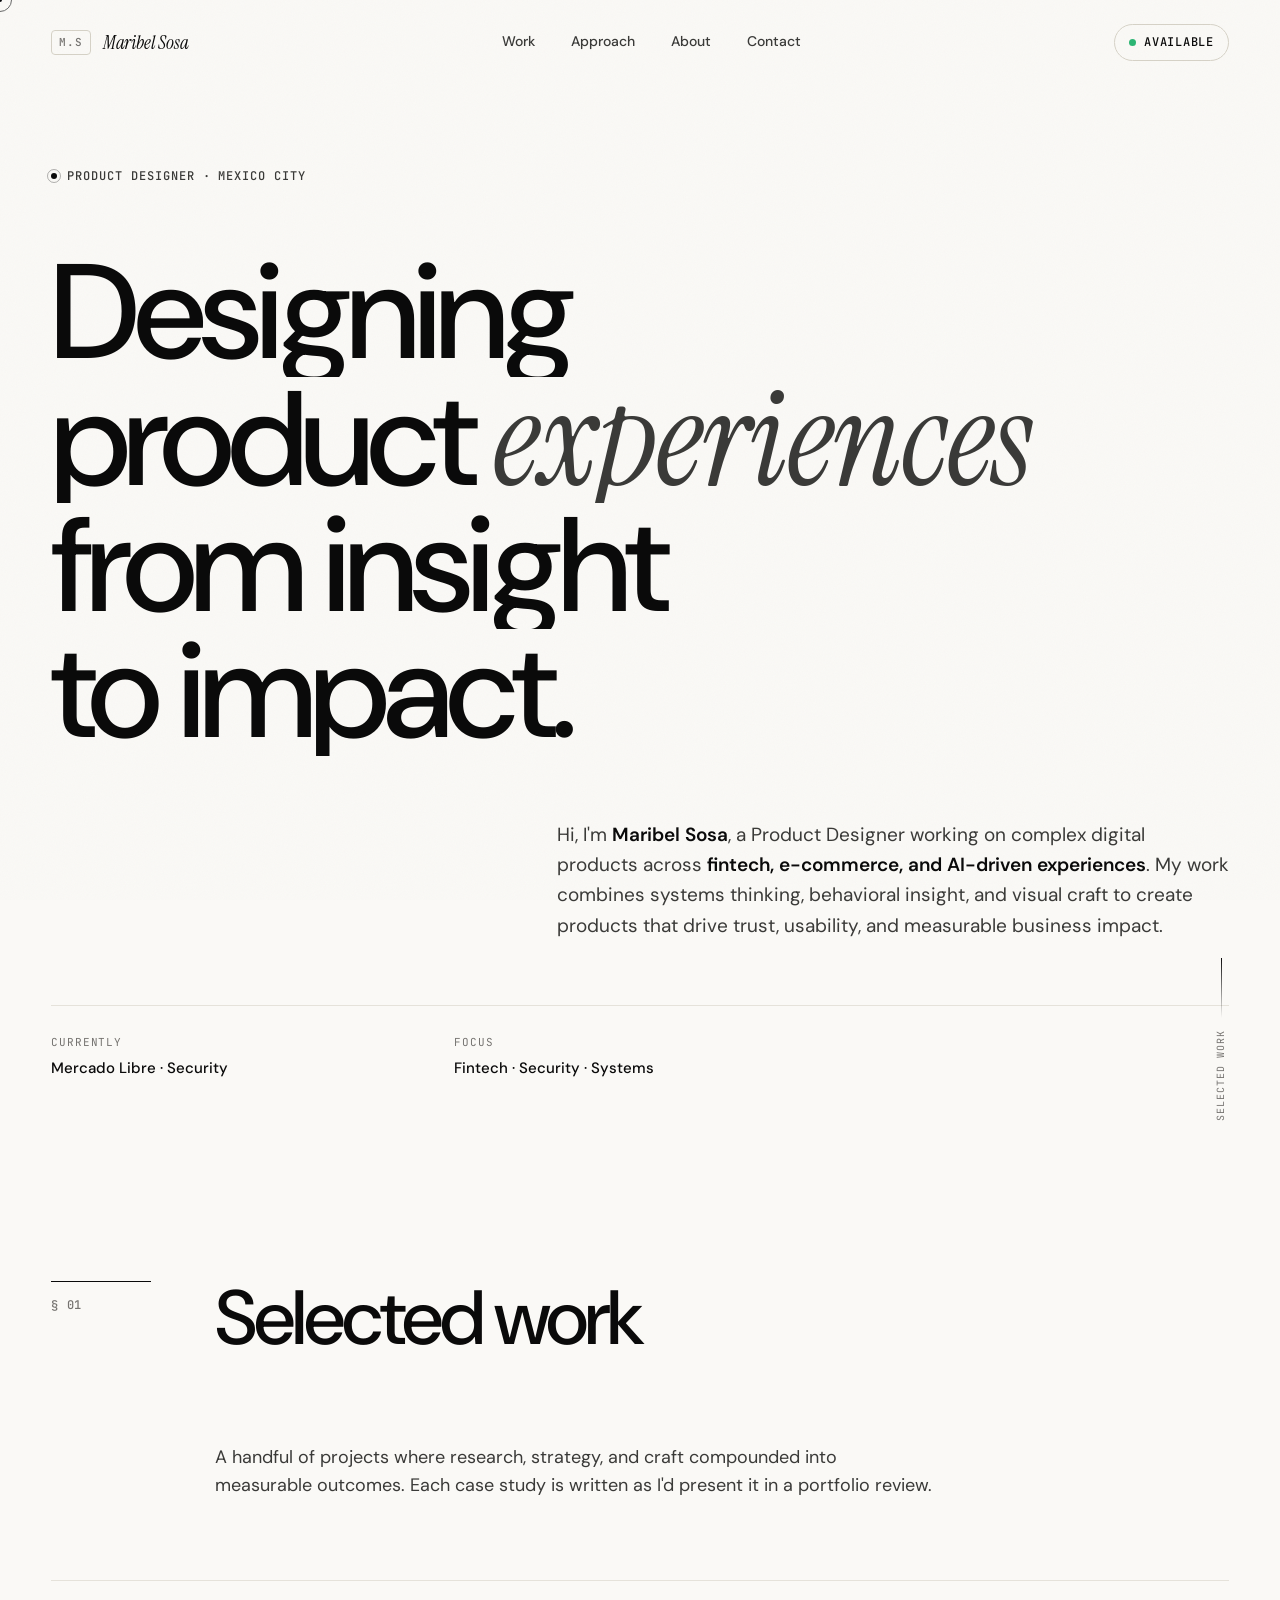
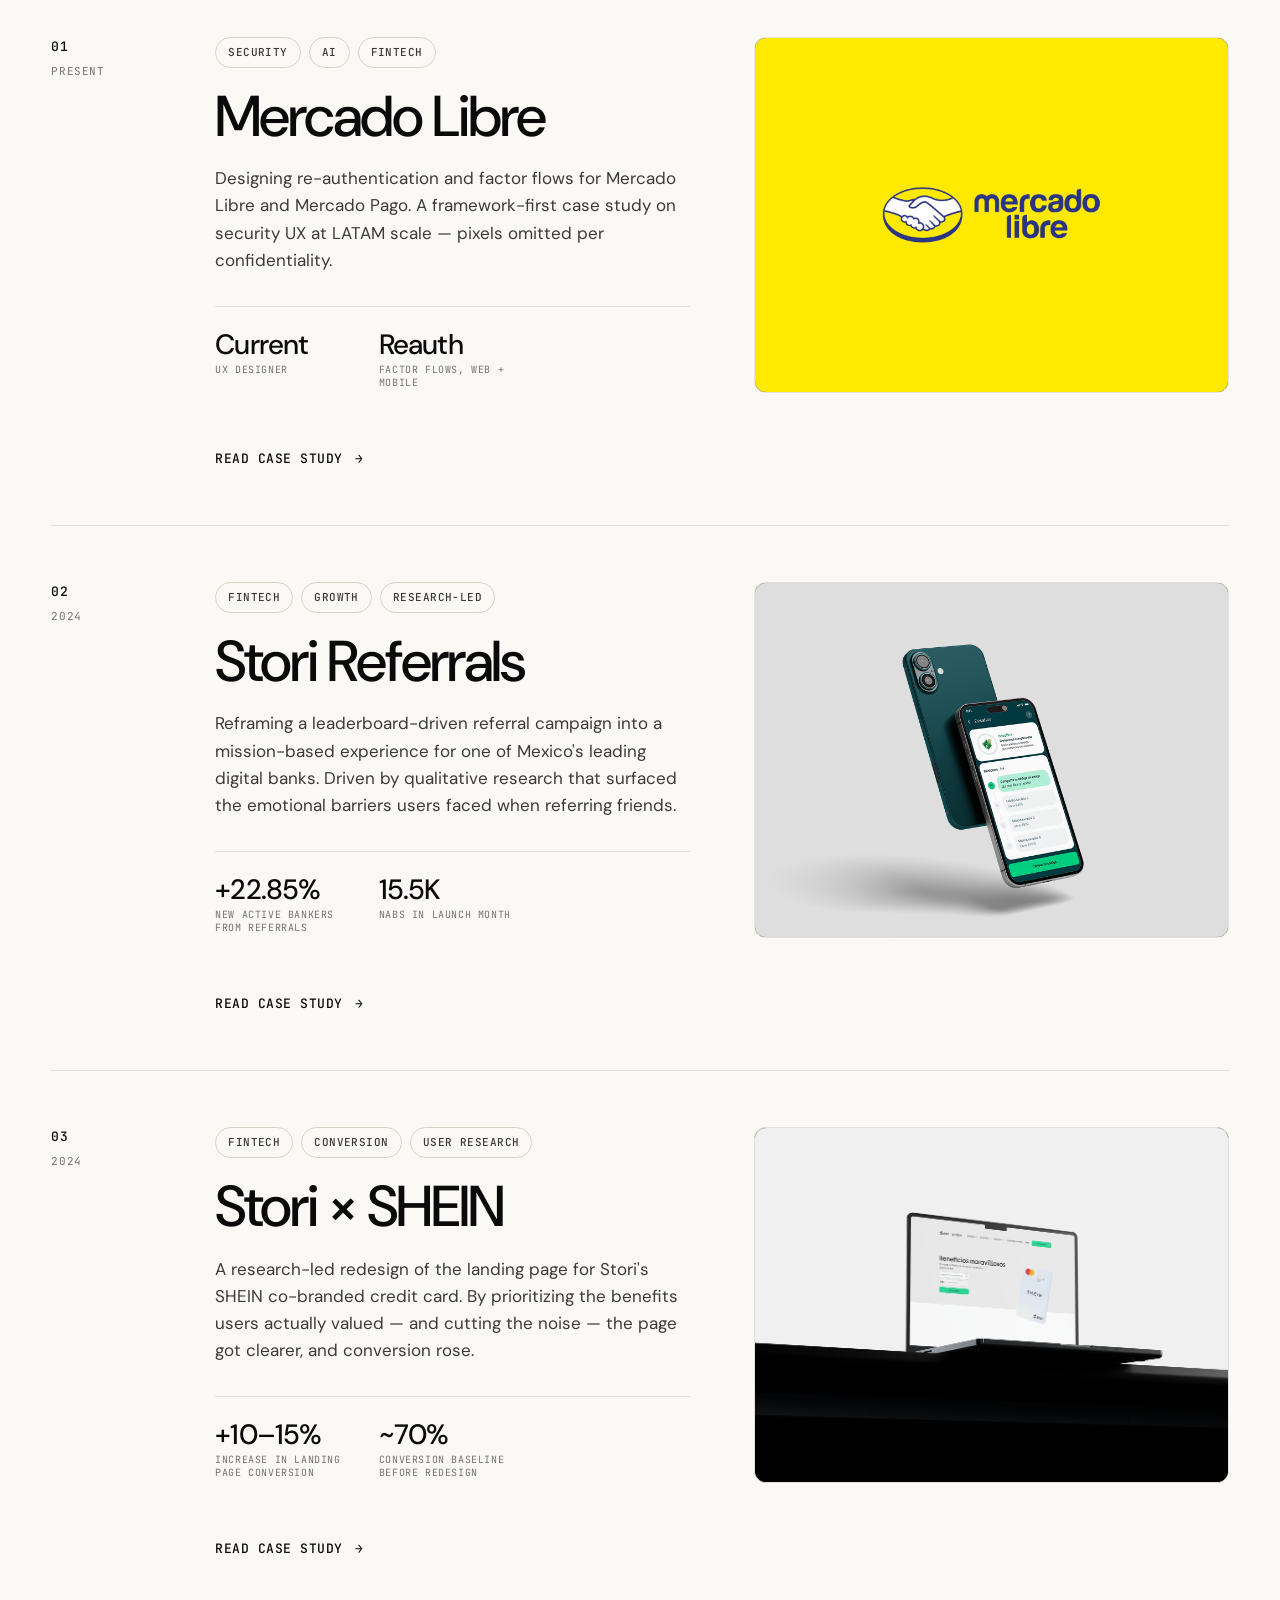
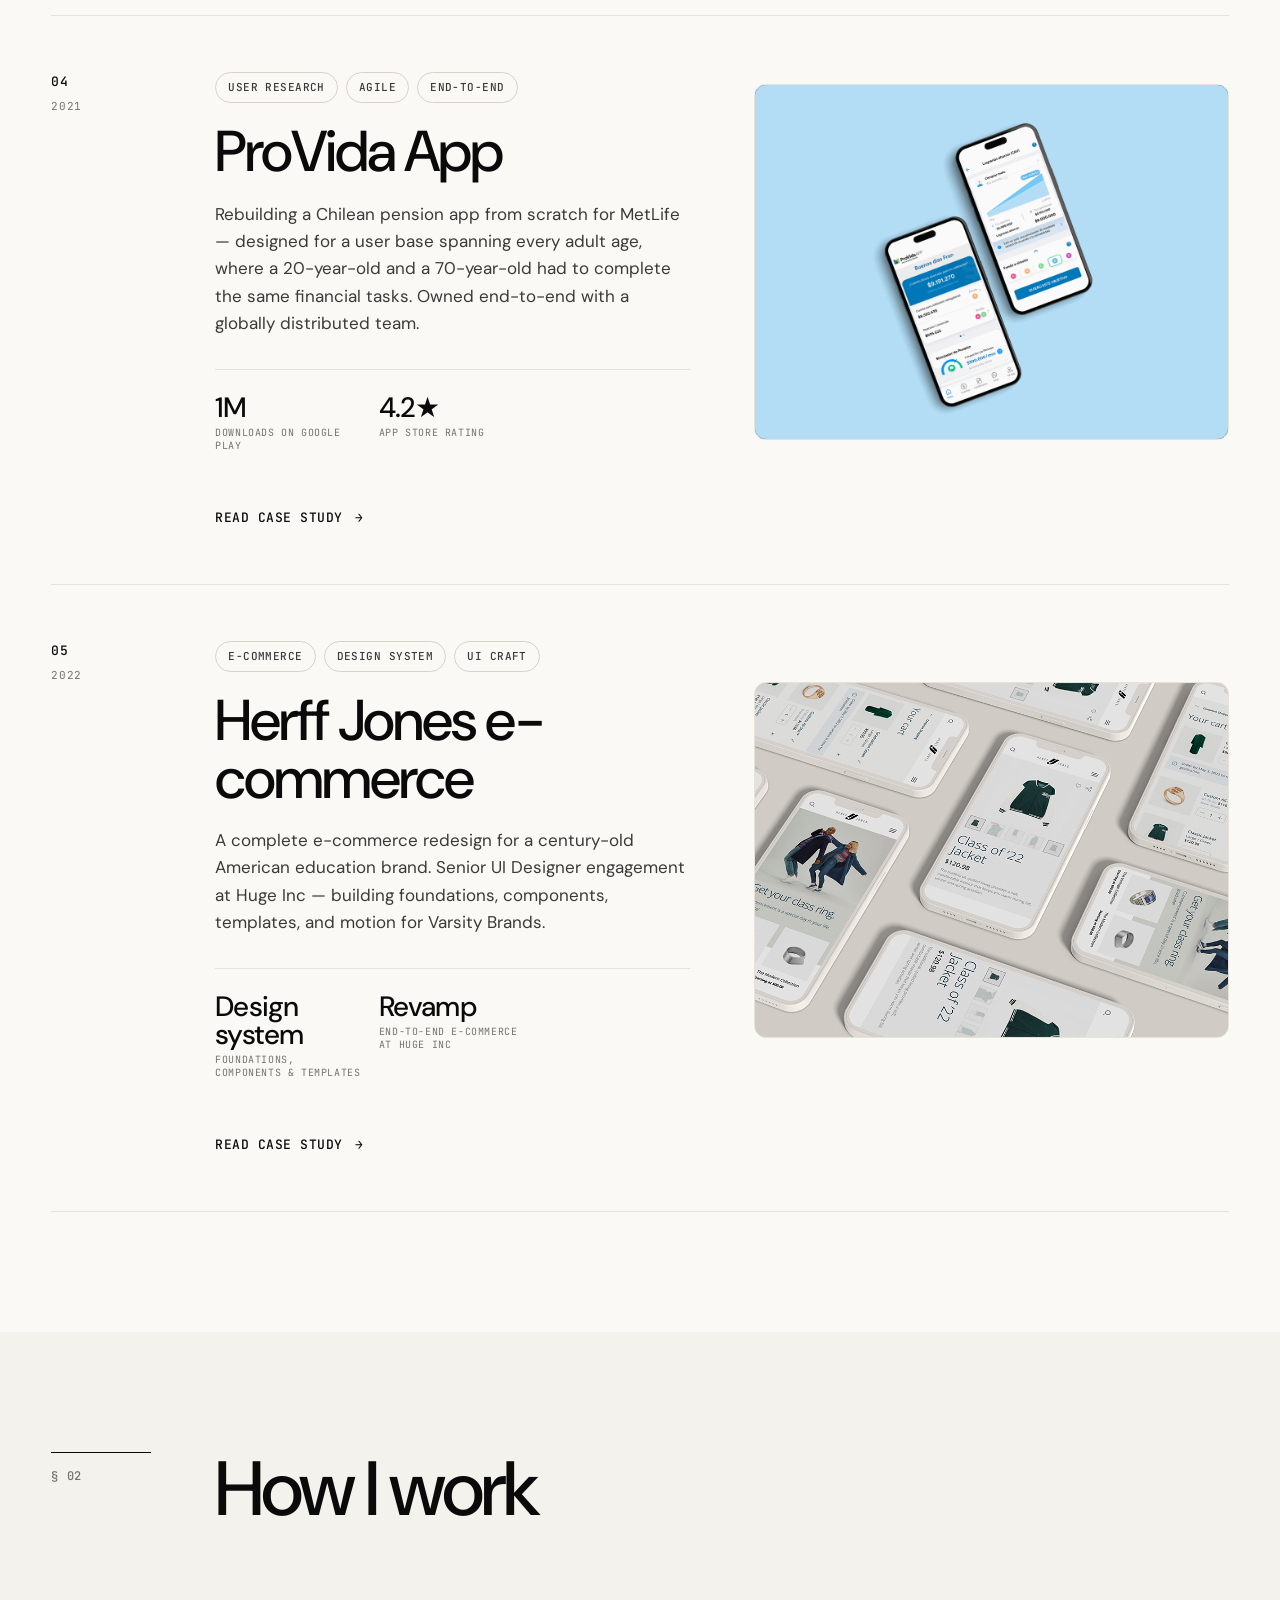
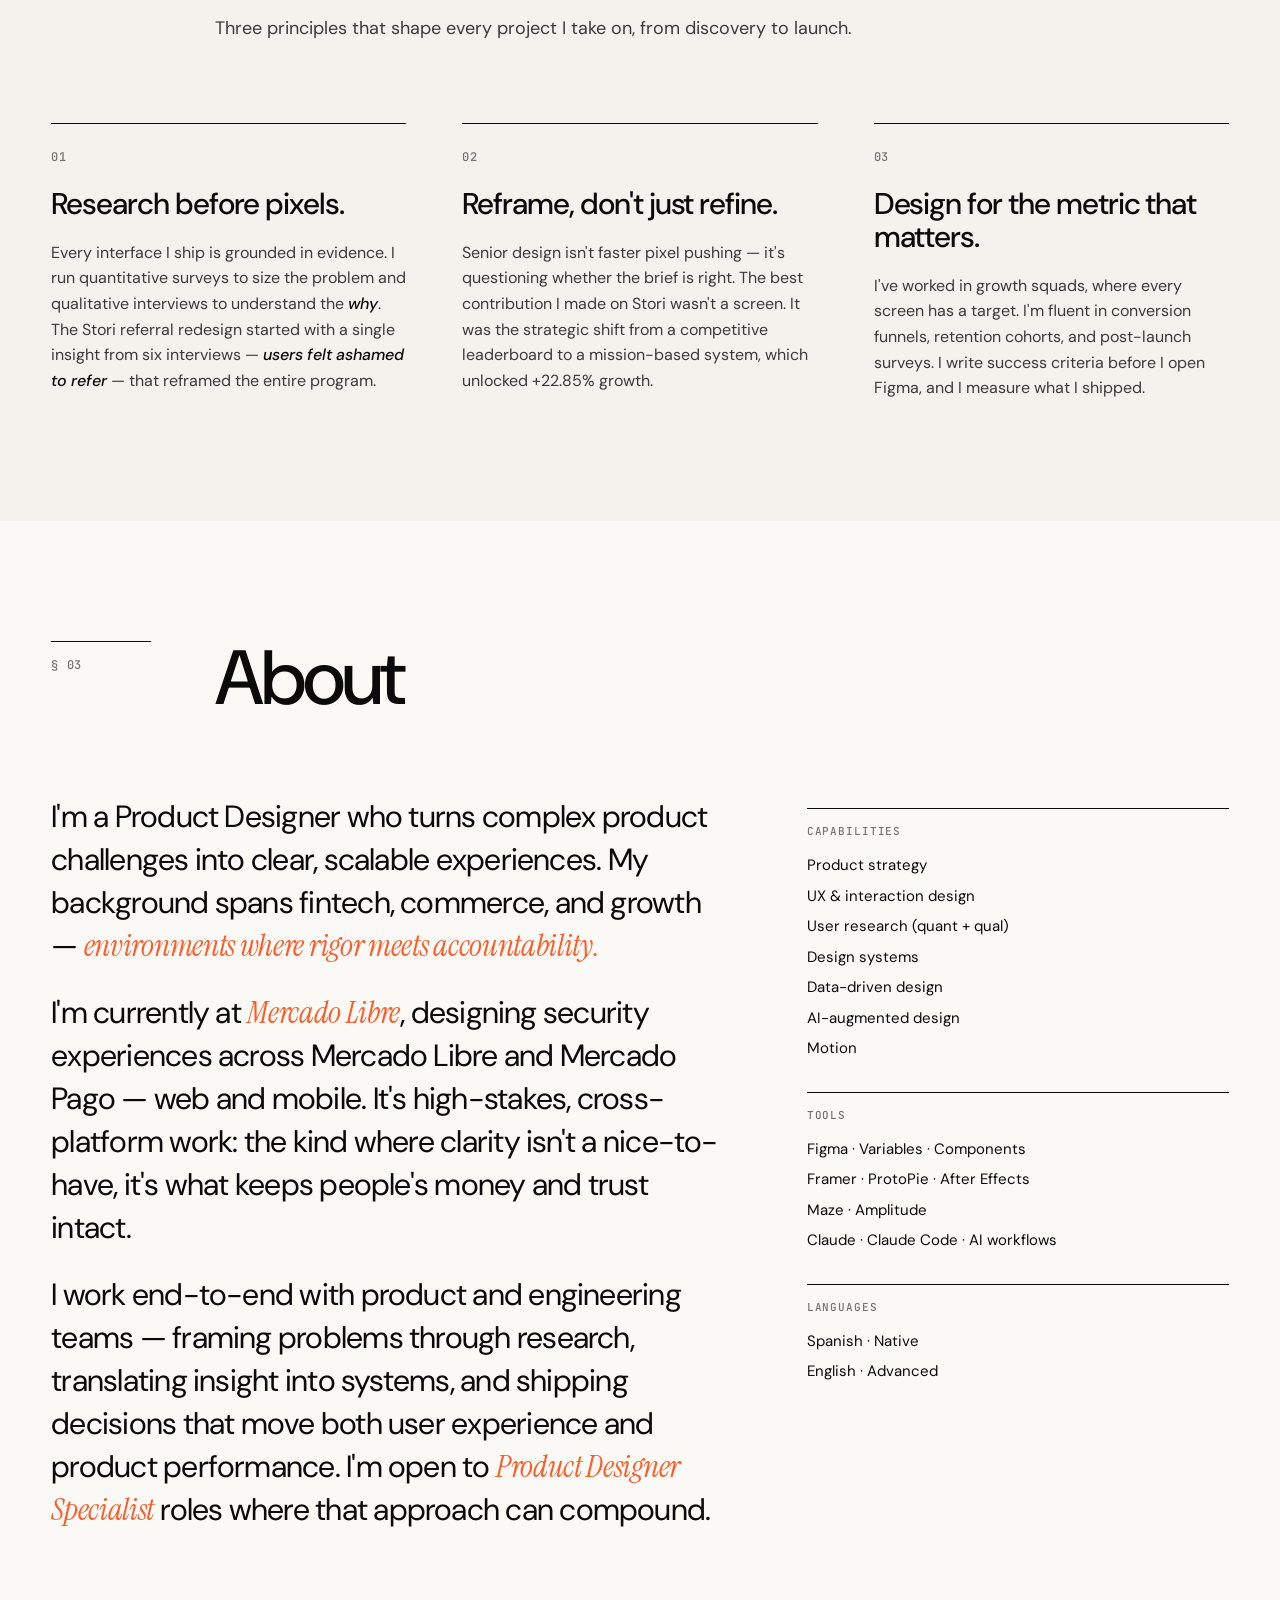
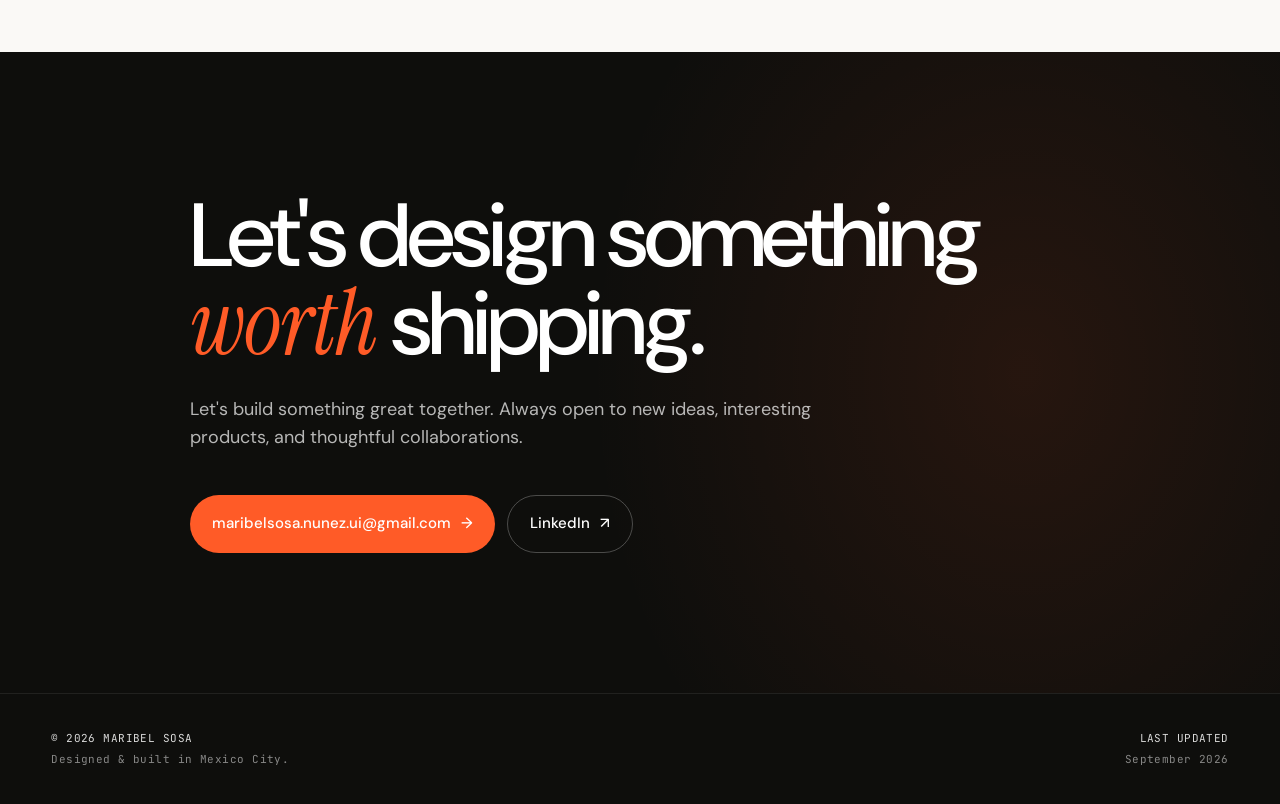
<file: maribel-portfolio/index.html>
<!DOCTYPE html>
<html lang="en">
<head>
  <meta charset="UTF-8" />
  <meta name="viewport" content="width=device-width, initial-scale=1.0" />
  <title>Maribel Sosa — Product Designer</title>
  <link rel="icon" type="image/svg+xml" href="favicon.svg" />
  <meta name="description" content="Senior Product Designer working on complex digital products across fintech, e-commerce, and AI-driven experiences. Currently designing security experiences at Mercado Libre and Mercado Pago." />
  <meta name="author" content="Maribel Sosa" />

  <!-- Open Graph -->
  <meta property="og:type" content="website" />
  <meta property="og:title" content="Maribel Sosa — Product Designer" />
  <meta property="og:description" content="Senior Product Designer designing fintech experiences from insight to impact." />

  <!-- Fonts -->
  <link rel="preconnect" href="https://fonts.googleapis.com" />
  <link rel="preconnect" href="https://fonts.gstatic.com" crossorigin />
  <link href="https://fonts.googleapis.com/css2?family=DM+Sans:opsz,wght@9..40,400;9..40,500;9..40,600&family=Instrument+Serif:ital@0;1&family=JetBrains+Mono:wght@400;500&display=swap" rel="stylesheet" />

  <link rel="stylesheet" href="styles.css" />
</head>
<body>
  <!-- Custom cursor -->
  <div class="cursor" aria-hidden="true"></div>
  <div class="cursor-trail" aria-hidden="true"></div>

  <!-- Top navigation -->
  <header class="nav" id="nav">
    <div class="nav__inner">
      <a href="index.html" class="nav__brand" aria-label="Maribel Sosa, home">
        <span class="nav__brand-mark">M.S</span>
        <span class="nav__brand-name">Maribel Sosa</span>
      </a>
      <nav class="nav__menu" aria-label="Primary">
        <a href="#work" class="nav__link" data-link>Work</a>
        <a href="#approach" class="nav__link" data-link>Approach</a>
        <a href="#about" class="nav__link" data-link>About</a>
        <a href="#contact" class="nav__link" data-link>Contact</a>
      </nav>
      <a href="#contact" class="nav__cta" data-link>
        <span class="status-dot" aria-hidden="true"></span>
        Available
      </a>
    </div>
  </header>

  <main>
    <!-- HERO -->
    <section class="hero">
      <div class="hero__grid">
        <div class="hero__meta">
          <span class="eyebrow">
            <span class="eyebrow__dot"></span>
            Product Designer · Mexico City
          </span>
        </div>

        <h1 class="hero__headline">
          <span class="hero__line"><span class="hero__word">Designing</span></span>
          <span class="hero__line"><span class="hero__word">product</span> <span class="hero__word"><em>experiences</em></span></span>
          <span class="hero__line"><span class="hero__word">from</span> <span class="hero__word">insight</span></span>
          <span class="hero__line"><span class="hero__word">to</span> <span class="hero__word">impact.</span></span>
        </h1>

        <div class="hero__intro">
          <p class="hero__intro-text">
            Hi, I'm <strong>Maribel Sosa</strong>, a Product Designer working on complex digital products across <strong>fintech, e-commerce, and AI-driven experiences</strong>. My work combines systems thinking, behavioral insight, and visual craft to create products that drive trust, usability, and measurable business impact.
          </p>
        </div>

        <div class="hero__footer">
          <div class="hero__footer-item">
            <span class="hero__footer-label">Currently</span>
            <span class="hero__footer-value">Mercado Libre · Security</span>
          </div>
          <div class="hero__footer-item">
            <span class="hero__footer-label">Focus</span>
            <span class="hero__footer-value">Fintech · Security · Systems</span>
          </div>
        </div>

        <div class="hero__scroll-indicator" aria-hidden="true">
          <span class="hero__scroll-line"></span>
          <span class="hero__scroll-text">Selected work</span>
        </div>
      </div>
    </section>

    <!-- SELECTED WORK -->
    <section class="work" id="work">
      <header class="section-head reveal">
        <span class="section-head__index">§ 01</span>
        <h2 class="section-head__title">Selected work</h2>
        <p class="section-head__lede">
          A handful of projects where research, strategy, and craft compounded into measurable outcomes. Each case study is written as I'd present it in a portfolio review.
        </p>
      </header>

      <div class="work__list">
        <!-- Project 01: Mercado Libre -->
        <a href="mercado-libre.html" class="project reveal" data-link>
          <div class="project__index">
            <span class="project__num">01</span>
            <span class="project__year">Present</span>
          </div>
          <div class="project__content">
            <div class="project__meta">
              <span class="tag">Security</span>
              <span class="tag">AI</span>
              <span class="tag">Fintech</span>
            </div>
            <h3 class="project__title">Mercado Libre</h3>
            <p class="project__summary">
              Designing re-authentication and factor flows for Mercado Libre and Mercado Pago. A framework-first case study on security UX at LATAM scale — pixels omitted per confidentiality.
            </p>
            <div class="project__metrics">
              <div class="metric">
                <span class="metric__value">Current</span>
                <span class="metric__label">UX Designer</span>
              </div>
              <div class="metric">
                <span class="metric__value">Reauth</span>
                <span class="metric__label">Factor flows, web + mobile</span>
              </div>
            </div>
          </div>
          <div class="project__visual" aria-hidden="true">
            <div class="project__visual-frame project__visual-frame--ml">
              <div class="media-img" style="background-image: url('assets/meli/meli-hero.jpg')" role="img" aria-label="Mercado Libre — project cover"></div>
            </div>
          </div>
          <div class="project__cta">
            <span>Read case study</span>
            <span class="arrow" aria-hidden="true">→</span>
          </div>
        </a>

        <!-- Project 02: Stori -->
        <a href="stori.html" class="project reveal" data-link>
          <div class="project__index">
            <span class="project__num">02</span>
            <span class="project__year">2024</span>
          </div>
          <div class="project__content">
            <div class="project__meta">
              <span class="tag">Fintech</span>
              <span class="tag">Growth</span>
              <span class="tag">Research-led</span>
            </div>
            <h3 class="project__title">Stori Referrals</h3>
            <p class="project__summary">
              Reframing a leaderboard-driven referral campaign into a mission-based experience for one of Mexico's leading digital banks. Driven by qualitative research that surfaced the emotional barriers users faced when referring friends.
            </p>
            <div class="project__metrics">
              <div class="metric">
                <span class="metric__value">+22.85%</span>
                <span class="metric__label">New Active Bankers from referrals</span>
              </div>
              <div class="metric">
                <span class="metric__value">15.5K</span>
                <span class="metric__label">NABs in launch month</span>
              </div>
            </div>
          </div>
          <div class="project__visual" aria-hidden="true">
            <div class="project__visual-frame project__visual-frame--stori">
              <div class="media-img" style="background-image: url('assets/stori/main.png')" role="img" aria-label="Stori Referrals — project cover"></div>
            </div>
          </div>
          <div class="project__cta">
            <span>Read case study</span>
            <span class="arrow" aria-hidden="true">→</span>
          </div>
        </a>

        <!-- Project 03: Stori × SHEIN -->
        <a href="shein.html" class="project reveal" data-link>
          <div class="project__index">
            <span class="project__num">03</span>
            <span class="project__year">2024</span>
          </div>
          <div class="project__content">
            <div class="project__meta">
              <span class="tag">Fintech</span>
              <span class="tag">Conversion</span>
              <span class="tag">User research</span>
            </div>
            <h3 class="project__title">Stori × SHEIN</h3>
            <p class="project__summary">
              A research-led redesign of the landing page for Stori's SHEIN co-branded credit card. By prioritizing the benefits users actually valued — and cutting the noise — the page got clearer, and conversion rose.
            </p>
            <div class="project__metrics">
              <div class="metric">
                <span class="metric__value">+10–15%</span>
                <span class="metric__label">Increase in landing page conversion</span>
              </div>
              <div class="metric">
                <span class="metric__value">~70%</span>
                <span class="metric__label">Conversion baseline before redesign</span>
              </div>
            </div>
          </div>
          <div class="project__visual" aria-hidden="true">
            <div class="project__visual-frame project__visual-frame--shein">
              <div class="media-img" style="background-image: url('assets/shein/cover.png')" role="img" aria-label="Stori × SHEIN — project cover"></div>
            </div>
          </div>
          <div class="project__cta">
            <span>Read case study</span>
            <span class="arrow" aria-hidden="true">→</span>
          </div>
        </a>

        <!-- Project 04: ProVida / MetLife -->
        <a href="metlife.html" class="project reveal" data-link>
          <div class="project__index">
            <span class="project__num">04</span>
            <span class="project__year">2021</span>
          </div>
          <div class="project__content">
            <div class="project__meta">
              <span class="tag">User research</span>
              <span class="tag">Agile</span>
              <span class="tag">End-to-end</span>
            </div>
            <h3 class="project__title">ProVida App</h3>
            <p class="project__summary">
              Rebuilding a Chilean pension app from scratch for MetLife — designed for a user base spanning every adult age, where a 20-year-old and a 70-year-old had to complete the same financial tasks. Owned end-to-end with a globally distributed team.
            </p>
            <div class="project__metrics">
              <div class="metric">
                <span class="metric__value">1M</span>
                <span class="metric__label">Downloads on Google Play</span>
              </div>
              <div class="metric">
                <span class="metric__value">4.2★</span>
                <span class="metric__label">App Store rating</span>
              </div>
            </div>
          </div>
          <div class="project__visual" aria-hidden="true">
            <div class="project__visual-frame project__visual-frame--provida">
              <div class="media-img" style="background-image: url('assets/provida-app/hero.png')" role="img" aria-label="ProVida App — project cover"></div>
            </div>
          </div>
          <div class="project__cta">
            <span>Read case study</span>
            <span class="arrow" aria-hidden="true">→</span>
          </div>
        </a>

        <!-- Project 05: Herff Jones -->
        <a href="herff-jones.html" class="project reveal" data-link>
          <div class="project__index">
            <span class="project__num">05</span>
            <span class="project__year">2022</span>
          </div>
          <div class="project__content">
            <div class="project__meta">
              <span class="tag">E-commerce</span>
              <span class="tag">Design system</span>
              <span class="tag">UI craft</span>
            </div>
            <h3 class="project__title">Herff Jones e-commerce</h3>
            <p class="project__summary">
              A complete e-commerce redesign for a century-old American education brand. Senior UI Designer engagement at Huge Inc — building foundations, components, templates, and motion for Varsity Brands.
            </p>
            <div class="project__metrics">
              <div class="metric">
                <span class="metric__value">Design system</span>
                <span class="metric__label">Foundations, components &amp; templates</span>
              </div>
              <div class="metric">
                <span class="metric__value">Revamp</span>
                <span class="metric__label">End-to-end e-commerce at Huge Inc</span>
              </div>
            </div>
          </div>
          <div class="project__visual" aria-hidden="true">
            <div class="project__visual-frame project__visual-frame--herff">
              <div class="media-img" style="background-image: url('assets/herff-jones/cover.png')" role="img" aria-label="Herff Jones e-commerce — project cover"></div>
            </div>
          </div>
          <div class="project__cta">
            <span>Read case study</span>
            <span class="arrow" aria-hidden="true">→</span>
          </div>
        </a>

      </div>
    </section>

    <!-- APPROACH -->
    <section class="approach" id="approach">
      <header class="section-head reveal">
        <span class="section-head__index">§ 02</span>
        <h2 class="section-head__title">How I work</h2>
        <p class="section-head__lede">
          Three principles that shape every project I take on, from discovery to launch.
        </p>
      </header>

      <div class="approach__grid">
        <article class="principle reveal">
          <span class="principle__num">01</span>
          <h3 class="principle__title">Research before pixels.</h3>
          <p class="principle__body">
            Every interface I ship is grounded in evidence. I run quantitative surveys to size the problem and qualitative interviews to understand the <em>why</em>. The Stori referral redesign started with a single insight from six interviews — <em>users felt ashamed to refer</em> — that reframed the entire program.
          </p>
        </article>

        <article class="principle reveal">
          <span class="principle__num">02</span>
          <h3 class="principle__title">Reframe, don't just refine.</h3>
          <p class="principle__body">
            Senior design isn't faster pixel pushing — it's questioning whether the brief is right. The best contribution I made on Stori wasn't a screen. It was the strategic shift from a competitive leaderboard to a mission-based system, which unlocked +22.85% growth.
          </p>
        </article>

        <article class="principle reveal">
          <span class="principle__num">03</span>
          <h3 class="principle__title">Design for the metric that matters.</h3>
          <p class="principle__body">
            I've worked in growth squads, where every screen has a target. I'm fluent in conversion funnels, retention cohorts, and post-launch surveys. I write success criteria before I open Figma, and I measure what I shipped.
          </p>
        </article>
      </div>
    </section>

    <!-- ABOUT -->
    <section class="about" id="about">
      <header class="section-head reveal">
        <span class="section-head__index">§ 03</span>
        <h2 class="section-head__title">About</h2>
      </header>

      <div class="about__grid">
        <div class="about__lead reveal">
          <p class="about__paragraph">
            I'm a Product Designer who turns complex product challenges into clear, scalable experiences. My background spans fintech, commerce, and growth — <strong>environments where rigor meets accountability.</strong>
          </p>
          <p class="about__paragraph">
            I'm currently at <strong>Mercado Libre</strong>, designing security experiences across Mercado Libre and Mercado Pago — web and mobile. It's high-stakes, cross-platform work: the kind where clarity isn't a nice-to-have, it's what keeps people's money and trust intact.
          </p>
          <p class="about__paragraph">
            I work end-to-end with product and engineering teams — framing problems through research, translating insight into systems, and shipping decisions that move both user experience and product performance. I'm open to <strong>Product Designer Specialist</strong> roles where that approach can compound.
          </p>
        </div>

        <aside class="about__side reveal">
          <div class="about__block">
            <h4 class="about__block-title">Capabilities</h4>
            <ul class="about__list">
              <li>Product strategy</li>
              <li>UX & interaction design</li>
              <li>User research (quant + qual)</li>
              <li>Design systems</li>
              <li>Data-driven design</li>
              <li>AI-augmented design</li>
              <li>Motion</li>
            </ul>
          </div>

          <div class="about__block">
            <h4 class="about__block-title">Tools</h4>
            <ul class="about__list">
              <li>Figma · Variables · Components</li>
              <li>Framer · ProtoPie · After Effects</li>
              <li>Maze · Amplitude</li>
              <li>Claude · Claude Code · AI workflows</li>
            </ul>
          </div>

          <div class="about__block">
            <h4 class="about__block-title">Languages</h4>
            <ul class="about__list">
              <li>Spanish · Native</li>
              <li>English · Advanced</li>
            </ul>
          </div>
        </aside>
      </div>
    </section>

    <!-- CONTACT -->
    <section class="contact" id="contact">
      <div class="contact__inner">
        <h2 class="contact__headline">
          Let's design something <em>worth</em> shipping.
        </h2>

        <p class="contact__body">
          Let's build something great together. Always open to new ideas, interesting products, and thoughtful collaborations.
        </p>

        <div class="contact__actions">
          <a href="mailto:maribelsosa.nunez.ui@gmail.com" class="btn btn--primary" data-link>
            <span>maribelsosa.nunez.ui@gmail.com</span>
            <span class="arrow">→</span>
          </a>
          <a href="https://www.linkedin.com/in/maribelsosa/" target="_blank" rel="noopener" class="btn btn--ghost" data-link>
            <span>LinkedIn</span>
            <span class="arrow">↗</span>
          </a>
        </div>
      </div>
    </section>
  </main>

  <!-- FOOTER -->
  <footer class="footer">
    <div class="footer__inner">
      <div class="footer__col">
        <span class="footer__label">© 2026 Maribel Sosa</span>
        <span class="footer__sub">Designed & built in Mexico City.</span>
      </div>
      <div class="footer__col footer__col--right">
        <span class="footer__label">Last updated</span>
        <span class="footer__sub">September 2026</span>
      </div>
    </div>
  </footer>

  <script src="script.js"></script>
</body>
</html>
</file>
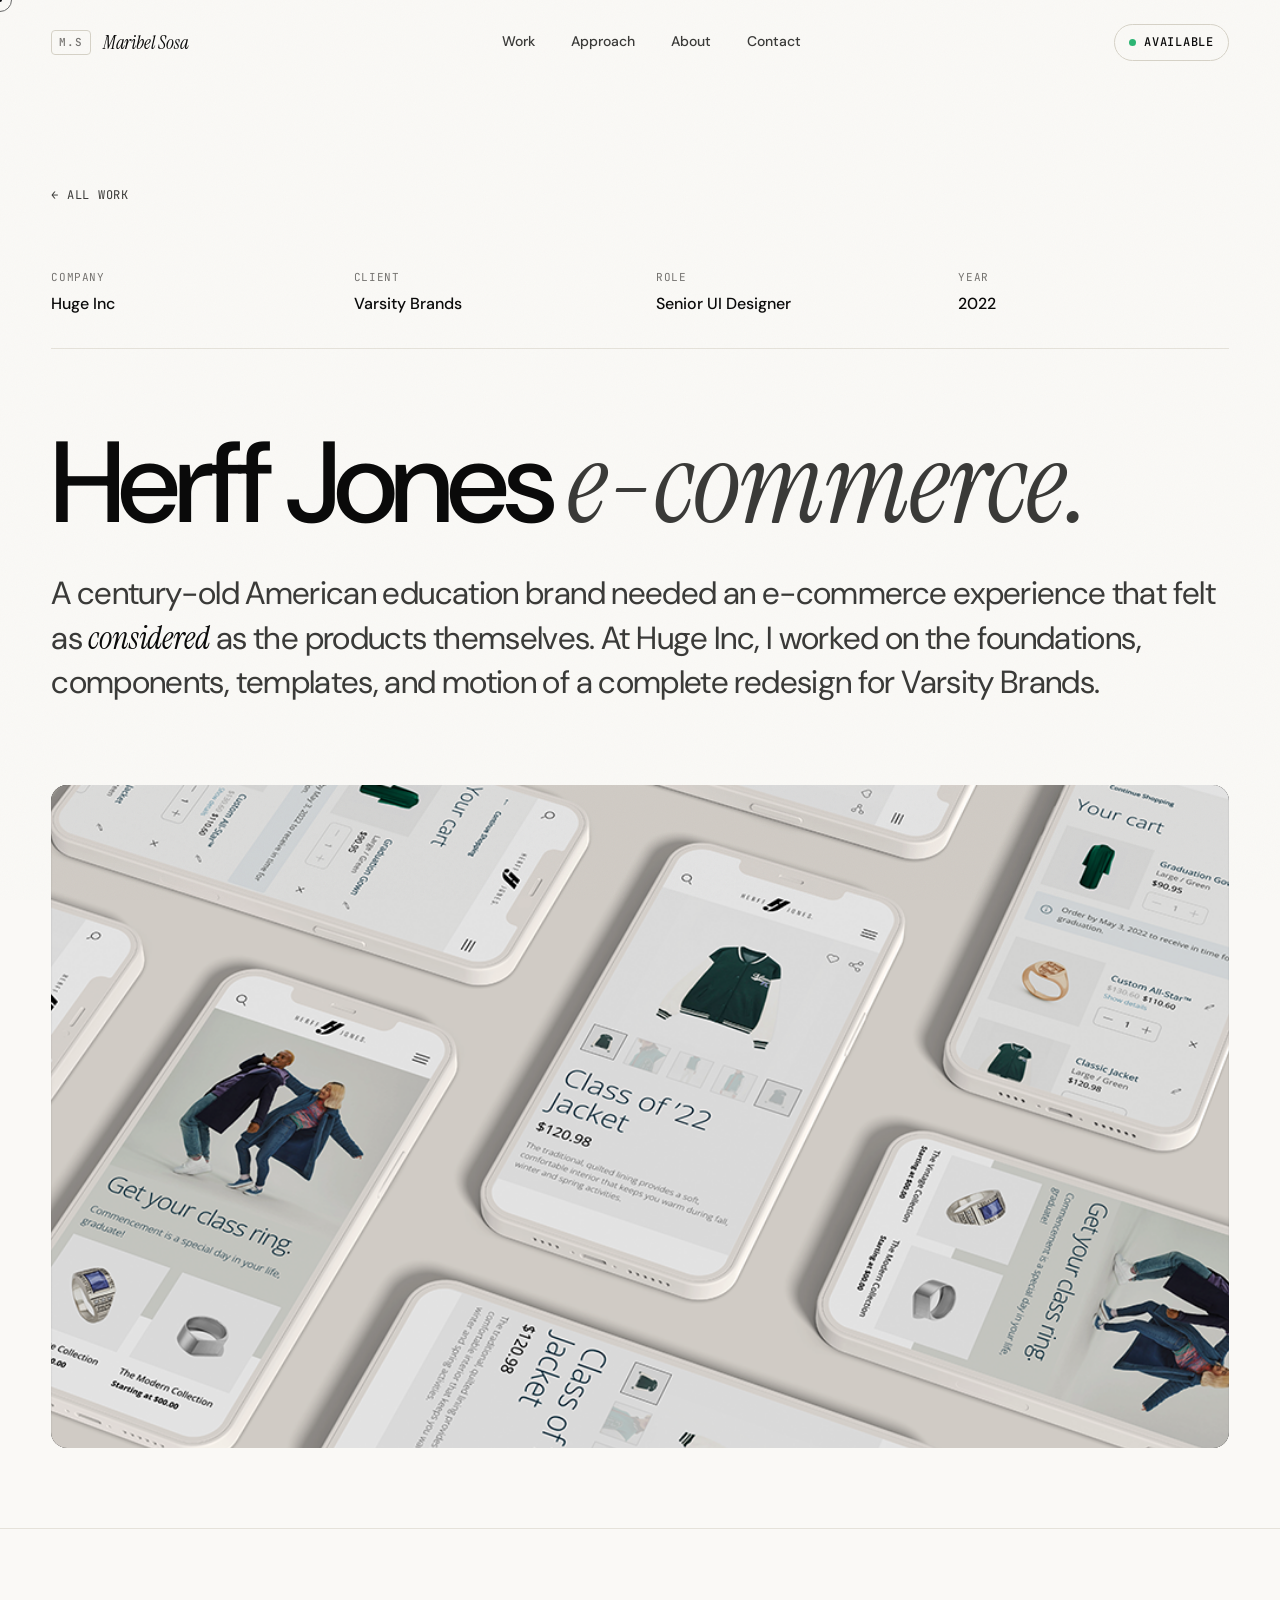
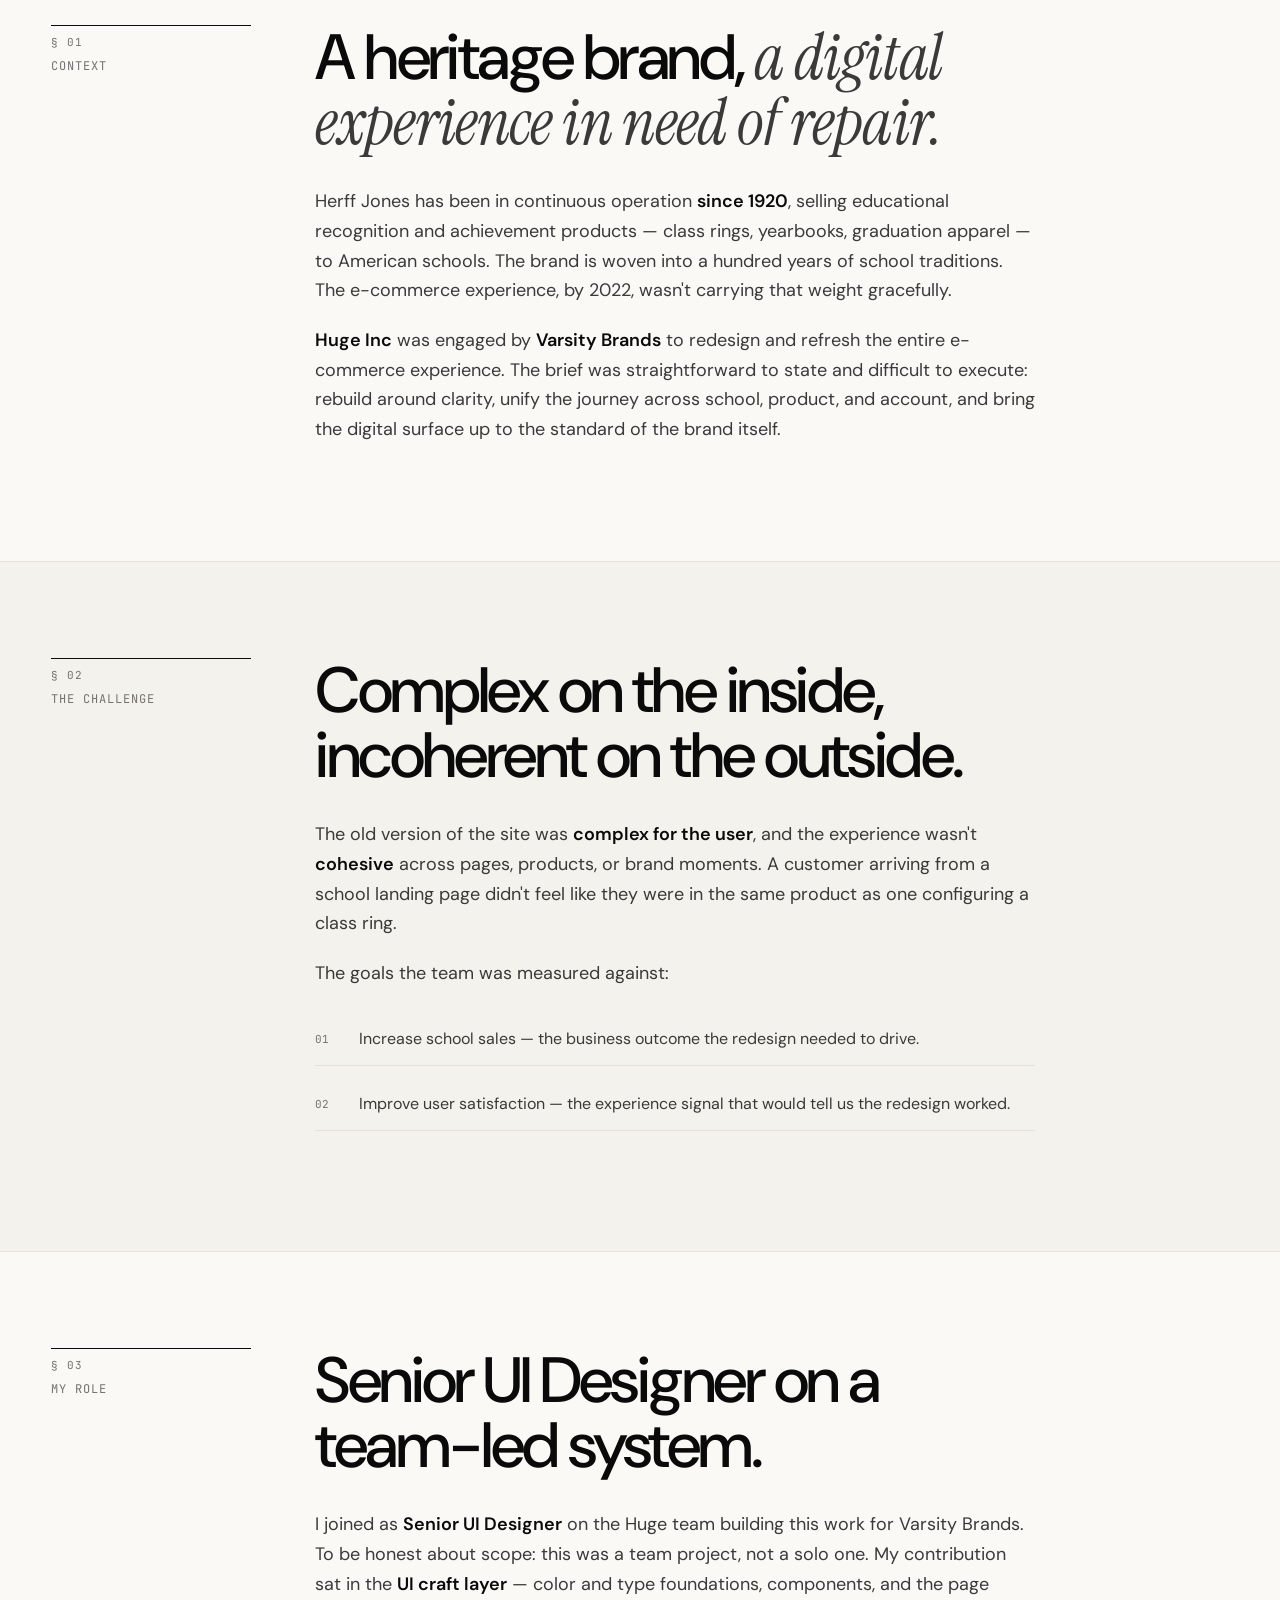
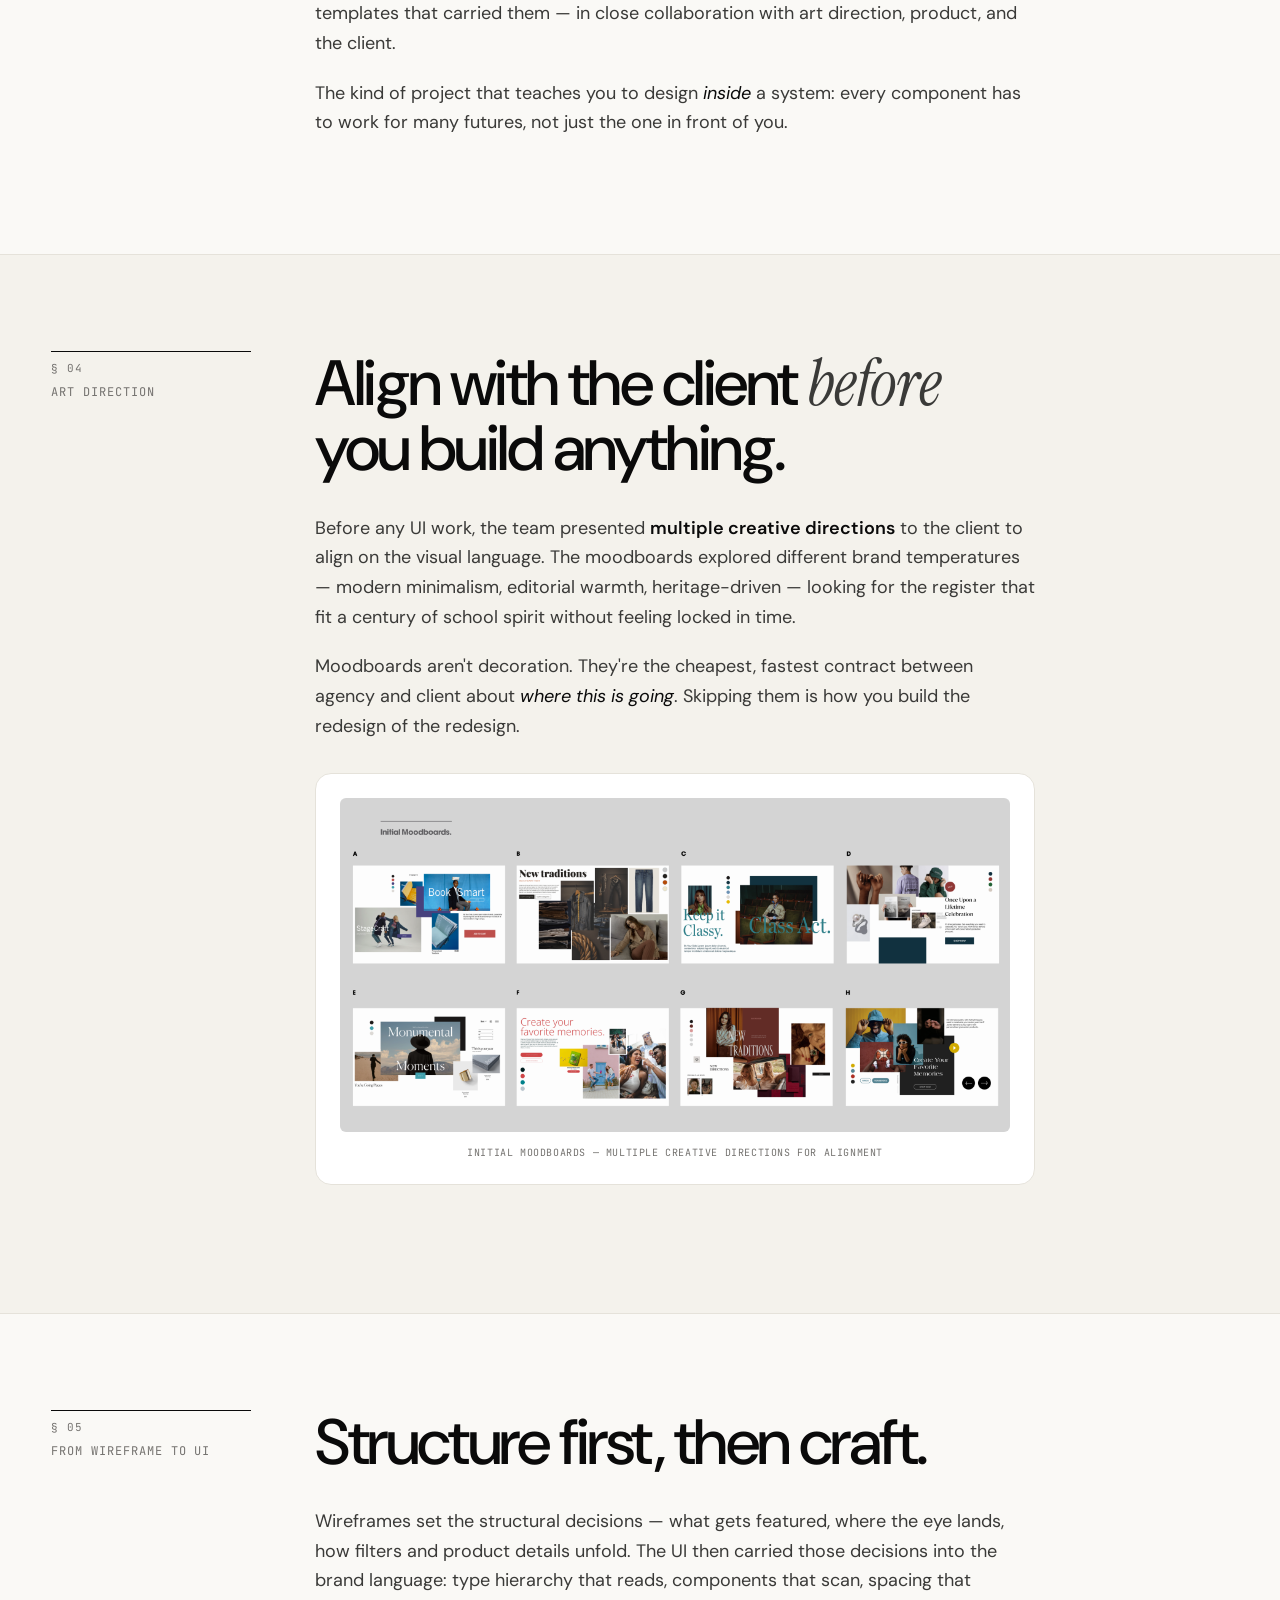
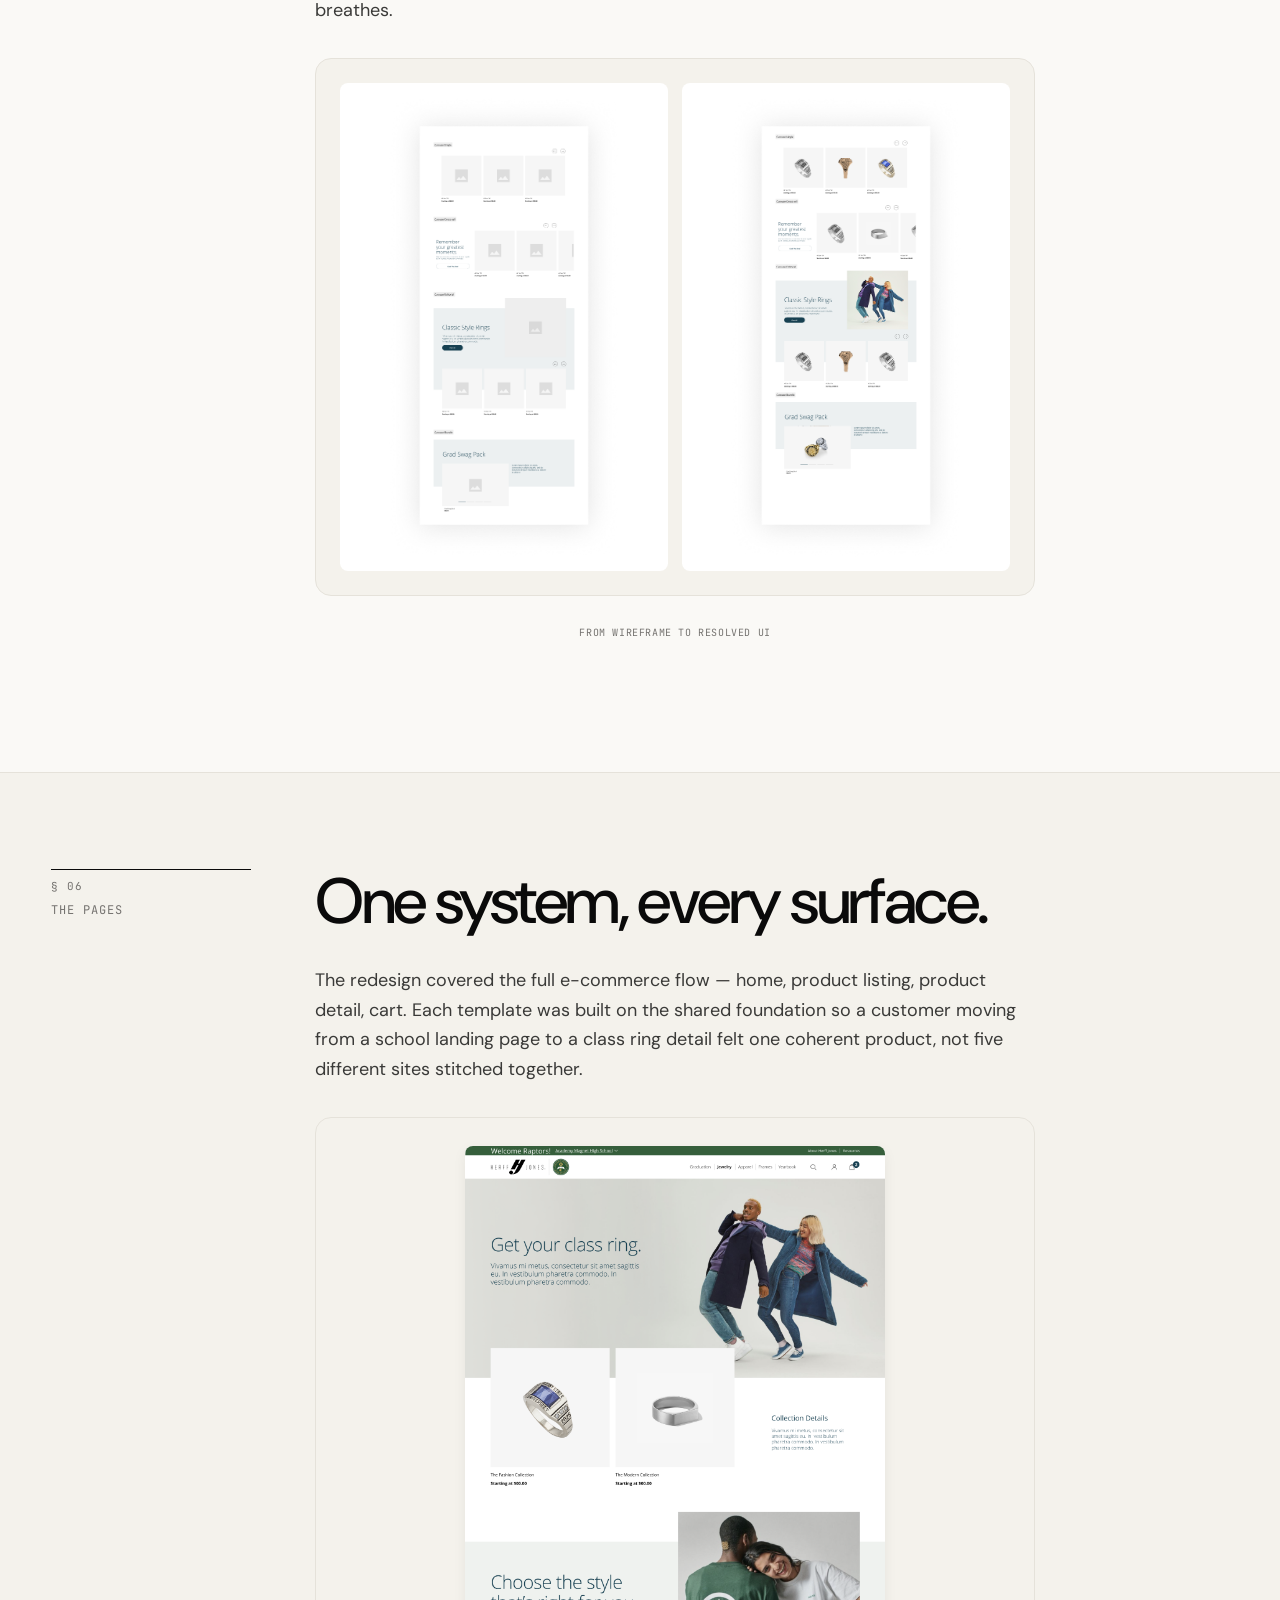
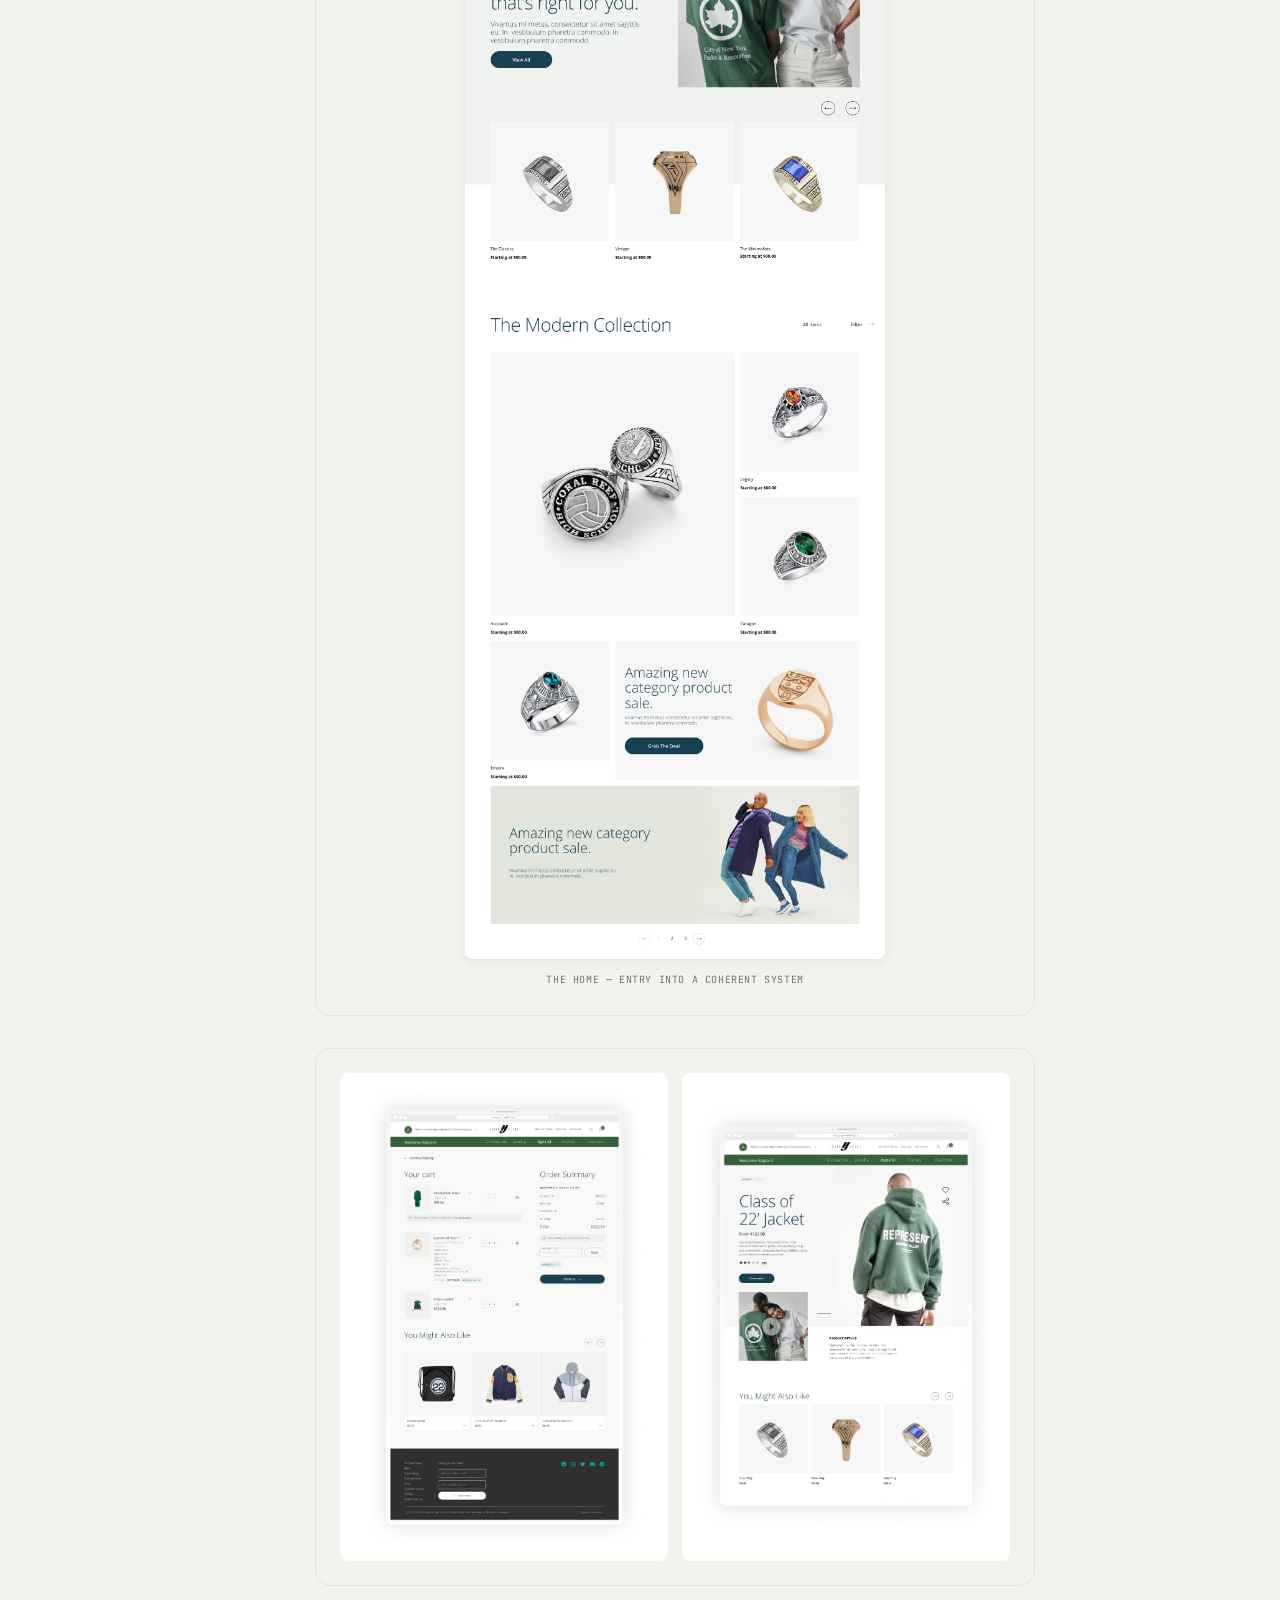
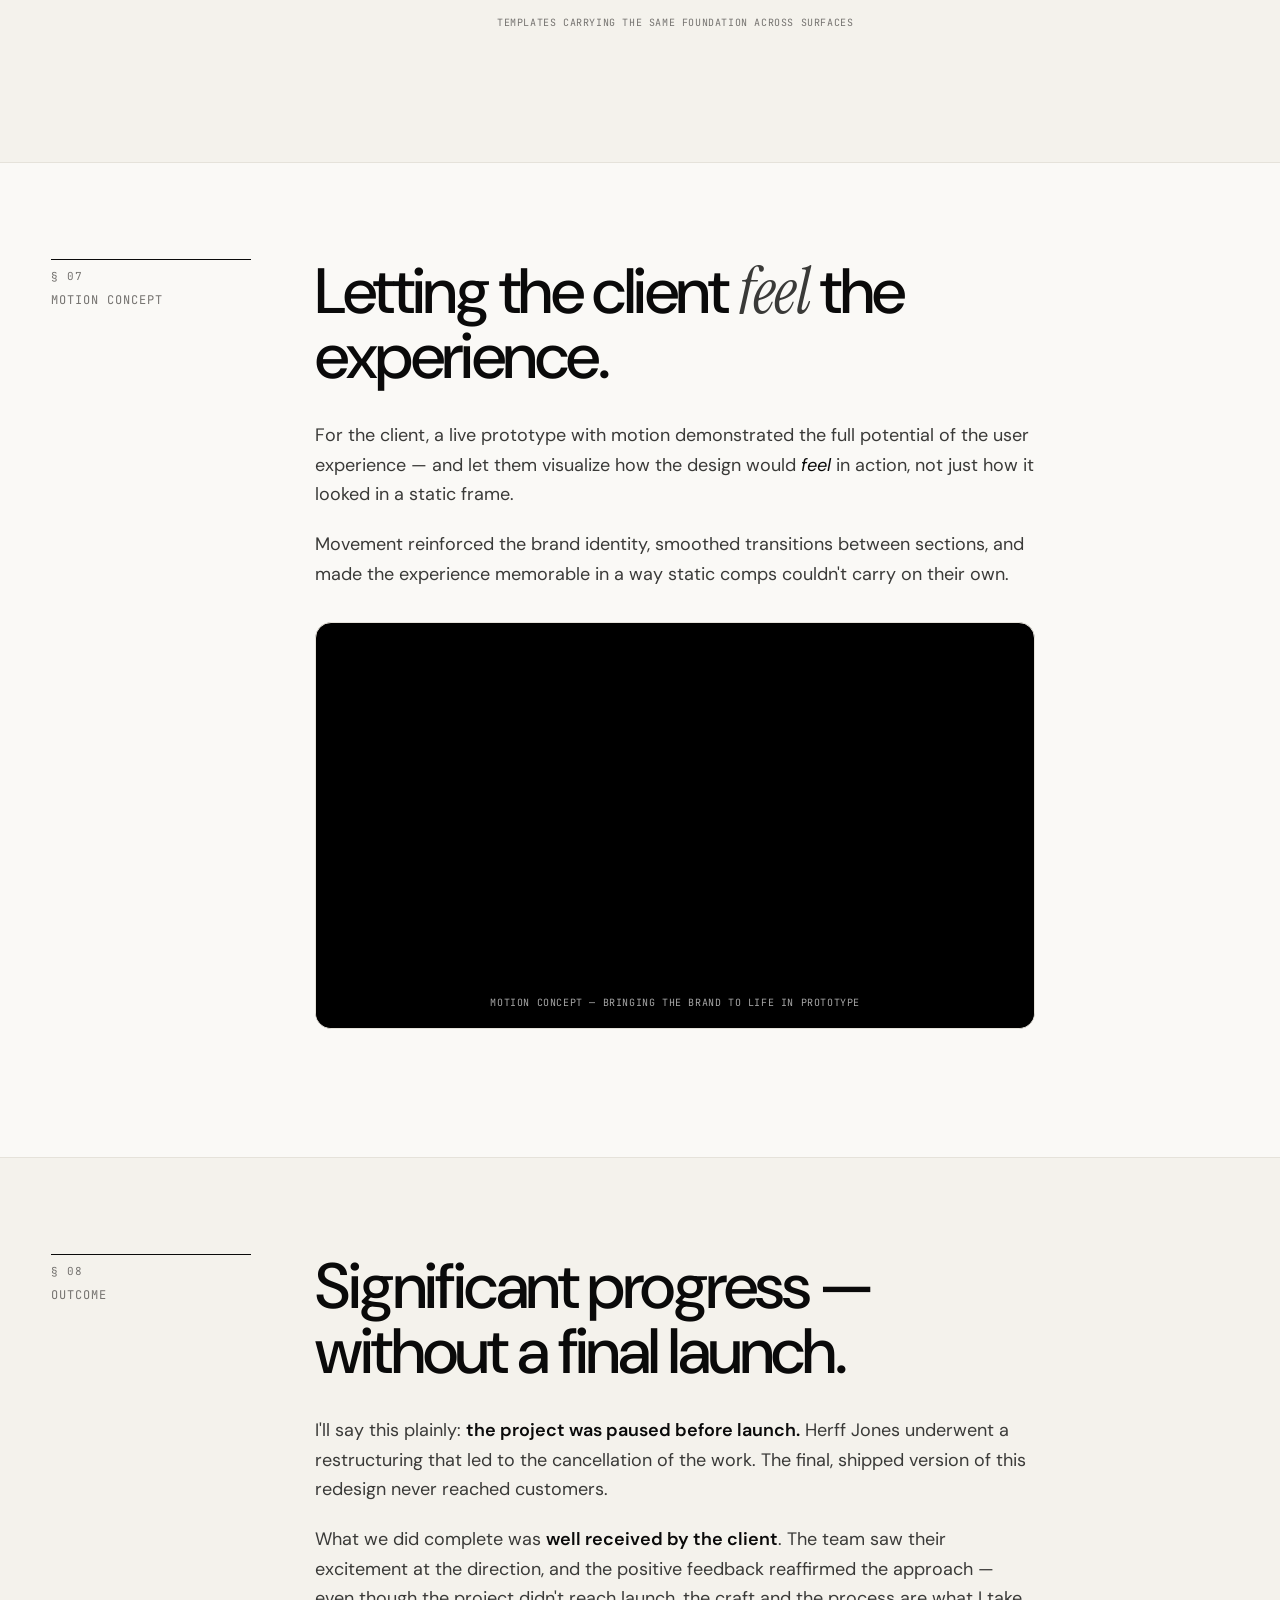
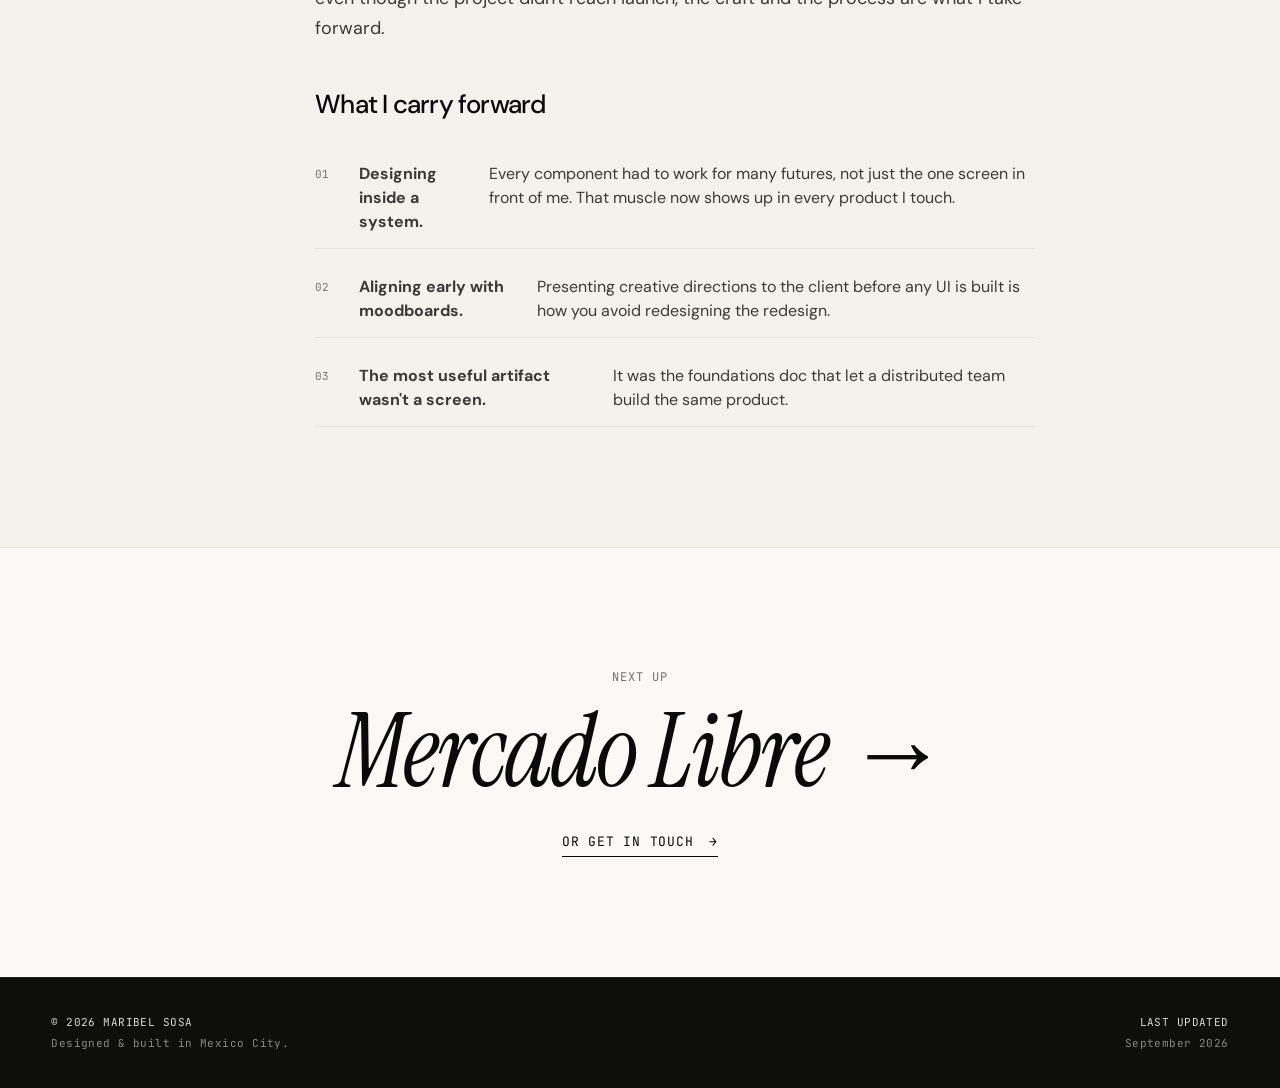
<file: maribel-portfolio/herff-jones.html>
<!DOCTYPE html>
<html lang="en">
<head>
  <meta charset="UTF-8" />
  <meta name="viewport" content="width=device-width, initial-scale=1.0" />
  <title>Herff Jones e-commerce — Maribel Sosa</title>
  <link rel="icon" type="image/svg+xml" href="favicon.svg" />
  <meta name="description" content="A complete e-commerce redesign for Herff Jones, led at Huge Inc for Varsity Brands. Foundations, components, templates, and motion across a century-old American education brand." />

  <link rel="preconnect" href="https://fonts.googleapis.com" />
  <link rel="preconnect" href="https://fonts.gstatic.com" crossorigin />
  <link href="https://fonts.googleapis.com/css2?family=DM+Sans:opsz,wght@9..40,400;9..40,500;9..40,600&family=Instrument+Serif:ital@0;1&family=JetBrains+Mono:wght@400;500&display=swap" rel="stylesheet" />

  <link rel="stylesheet" href="styles.css" />
</head>
<body>
  <div class="cursor" aria-hidden="true"></div>
  <div class="cursor-trail" aria-hidden="true"></div>

  <header class="nav" id="nav">
    <div class="nav__inner">
      <a href="index.html" class="nav__brand" aria-label="Maribel Sosa, home">
        <span class="nav__brand-mark">M.S</span>
        <span class="nav__brand-name">Maribel Sosa</span>
      </a>
      <nav class="nav__menu" aria-label="Primary">
        <a href="index.html#work" class="nav__link" data-link>Work</a>
        <a href="index.html#approach" class="nav__link" data-link>Approach</a>
        <a href="index.html#about" class="nav__link" data-link>About</a>
        <a href="index.html#contact" class="nav__link" data-link>Contact</a>
      </nav>
      <a href="index.html#contact" class="nav__cta" data-link>
        <span class="status-dot" aria-hidden="true"></span>
        Available
      </a>
    </div>
  </header>

  <main>
    <!-- HERO -->
    <section class="case-hero">
      <div class="case-hero__inner">
        <a href="index.html" class="case-back" data-link>
          <span class="arrow">←</span>
          <span>All work</span>
        </a>

        <div class="case-meta">
          <div class="case-meta__item">
            <span class="case-meta__label">Company</span>
            <span class="case-meta__value">Huge Inc</span>
          </div>
          <div class="case-meta__item">
            <span class="case-meta__label">Client</span>
            <span class="case-meta__value">Varsity Brands</span>
          </div>
          <div class="case-meta__item">
            <span class="case-meta__label">Role</span>
            <span class="case-meta__value">Senior UI Designer</span>
          </div>
          <div class="case-meta__item">
            <span class="case-meta__label">Year</span>
            <span class="case-meta__value">2022</span>
          </div>
        </div>

        <h1 class="case-title">
          Herff Jones <em>e-commerce.</em>
        </h1>

        <p class="case-lede">
          A century-old American education brand needed an e-commerce experience that felt as <em>considered</em> as the products themselves. At Huge Inc, I worked on the foundations, components, templates, and motion of a complete redesign for Varsity Brands.
        </p>

        <div class="case-cover case-cover--neutral">
          <div class="media-img" style="background-image: url('assets/herff-jones/cover.png')" role="img" aria-label="Herff Jones e-commerce redesign — project cover"></div>
        </div>
      </div>
    </section>

    <!-- CONTEXT -->
    <section class="case-section">
      <div class="case-section__inner case-grid reveal">
        <div class="case-grid__label">
          <span class="case-grid__label-num">§ 01</span>
          <span>Context</span>
        </div>
        <div class="case-grid__content">
          <h2 class="case-h2">A heritage brand, <em>a digital experience in need of repair.</em></h2>
          <p class="case-p">
            Herff Jones has been in continuous operation <strong>since 1920</strong>, selling educational recognition and achievement products — class rings, yearbooks, graduation apparel — to American schools. The brand is woven into a hundred years of school traditions. The e-commerce experience, by 2022, wasn't carrying that weight gracefully.
          </p>
          <p class="case-p">
            <strong>Huge Inc</strong> was engaged by <strong>Varsity Brands</strong> to redesign and refresh the entire e-commerce experience. The brief was straightforward to state and difficult to execute: rebuild around clarity, unify the journey across school, product, and account, and bring the digital surface up to the standard of the brand itself.
          </p>
        </div>
      </div>
    </section>

    <!-- CHALLENGE -->
    <section class="case-section case-section--alt">
      <div class="case-section__inner case-grid reveal">
        <div class="case-grid__label">
          <span class="case-grid__label-num">§ 02</span>
          <span>The challenge</span>
        </div>
        <div class="case-grid__content">
          <h2 class="case-h2">Complex on the inside, incoherent on the outside.</h2>
          <p class="case-p">
            The old version of the site was <strong>complex for the user</strong>, and the experience wasn't <strong>cohesive</strong> across pages, products, or brand moments. A customer arriving from a school landing page didn't feel like they were in the same product as one configuring a class ring.
          </p>
          <p class="case-p">The goals the team was measured against:</p>
          <ol class="case-list">
            <li>Increase school sales — the business outcome the redesign needed to drive.</li>
            <li>Improve user satisfaction — the experience signal that would tell us the redesign worked.</li>
          </ol>
        </div>
      </div>
    </section>

    <!-- ROLE -->
    <section class="case-section">
      <div class="case-section__inner case-grid reveal">
        <div class="case-grid__label">
          <span class="case-grid__label-num">§ 03</span>
          <span>My role</span>
        </div>
        <div class="case-grid__content">
          <h2 class="case-h2">Senior UI Designer on a team-led system.</h2>
          <p class="case-p">
            I joined as <strong>Senior UI Designer</strong> on the Huge team building this work for Varsity Brands. To be honest about scope: this was a team project, not a solo one. My contribution sat in the <strong>UI craft layer</strong> — color and type foundations, components, and the page templates that carried them — in close collaboration with art direction, product, and the client.
          </p>
          <p class="case-p">
            The kind of project that teaches you to design <em>inside</em> a system: every component has to work for many futures, not just the one in front of you.
          </p>
        </div>
      </div>
    </section>

    <!-- ART DIRECTION -->
    <section class="case-section case-section--alt">
      <div class="case-section__inner case-grid reveal">
        <div class="case-grid__label">
          <span class="case-grid__label-num">§ 04</span>
          <span>Art direction</span>
        </div>
        <div class="case-grid__content">
          <h2 class="case-h2">Align with the client <em>before</em> you build anything.</h2>
          <p class="case-p">
            Before any UI work, the team presented <strong>multiple creative directions</strong> to the client to align on the visual language. The moodboards explored different brand temperatures — modern minimalism, editorial warmth, heritage-driven — looking for the register that fit a century of school spirit without feeling locked in time.
          </p>
          <p class="case-p">
            Moodboards aren't decoration. They're the cheapest, fastest contract between agency and client about <em>where this is going</em>. Skipping them is how you build the redesign of the redesign.
          </p>

          <div class="hj-image">
            <img src="assets/herff-jones/moodboards.png" alt="Initial moodboards exploring multiple creative directions for the Herff Jones redesign" />
            <span class="hj-image__caption">Initial moodboards — multiple creative directions for alignment</span>
          </div>
        </div>
      </div>
    </section>

    <!-- WIREFRAME → UI -->
    <section class="case-section">
      <div class="case-section__inner case-grid reveal">
        <div class="case-grid__label">
          <span class="case-grid__label-num">§ 05</span>
          <span>From wireframe to UI</span>
        </div>
        <div class="case-grid__content">
          <h2 class="case-h2">Structure first, then craft.</h2>
          <p class="case-p">
            Wireframes set the structural decisions — what gets featured, where the eye lands, how filters and product details unfold. The UI then carried those decisions into the brand language: type hierarchy that reads, components that scan, spacing that breathes.
          </p>

          <div class="hj-image hj-image--pair">
            <div>
              <img src="assets/herff-jones/wireframe.png" alt="Wireframe of a Herff Jones product page" />
            </div>
            <div>
              <img src="assets/herff-jones/layout.png" alt="The same product page resolved as final UI" />
            </div>
          </div>
          <span class="hj-image__caption hj-image__caption--standalone">From wireframe to resolved UI</span>
        </div>
      </div>
    </section>

    <!-- PAGES -->
    <section class="case-section case-section--alt">
      <div class="case-section__inner case-grid reveal">
        <div class="case-grid__label">
          <span class="case-grid__label-num">§ 06</span>
          <span>The pages</span>
        </div>
        <div class="case-grid__content">
          <h2 class="case-h2">One system, every surface.</h2>
          <p class="case-p">
            The redesign covered the full e-commerce flow — home, product listing, product detail, cart. Each template was built on the shared foundation so a customer moving from a school landing page to a class ring detail felt one coherent product, not five different sites stitched together.
          </p>

          <div class="hj-image hj-image--full">
            <img src="assets/herff-jones/page-01.png" alt="The full redesigned Herff Jones home page" />
            <span class="hj-image__caption">The home — entry into a coherent system</span>
          </div>

          <div class="hj-image hj-image--pair">
            <div>
              <img src="assets/herff-jones/page-02.png" alt="A product page from the redesigned Herff Jones e-commerce" />
            </div>
            <div>
              <img src="assets/herff-jones/page-03.png" alt="Another page template from the redesigned Herff Jones e-commerce" />
            </div>
          </div>
          <span class="hj-image__caption hj-image__caption--standalone">Templates carrying the same foundation across surfaces</span>
        </div>
      </div>
    </section>

    <!-- MOTION -->
    <section class="case-section">
      <div class="case-section__inner case-grid reveal">
        <div class="case-grid__label">
          <span class="case-grid__label-num">§ 07</span>
          <span>Motion concept</span>
        </div>
        <div class="case-grid__content">
          <h2 class="case-h2">Letting the client <em>feel</em> the experience.</h2>
          <p class="case-p">
            For the client, a live prototype with motion demonstrated the full potential of the user experience — and let them visualize how the design would <em>feel</em> in action, not just how it looked in a static frame.
          </p>
          <p class="case-p">
            Movement reinforced the brand identity, smoothed transitions between sections, and made the experience memorable in a way static comps couldn't carry on their own.
          </p>

          <div class="hj-image hj-image--video">
            <video autoplay loop muted playsinline preload="metadata" aria-label="Motion concept for the Herff Jones redesign">
              <source src="assets/herff-jones/motion.mp4" type="video/mp4" />
            </video>
            <span class="hj-image__caption">Motion concept — bringing the brand to life in prototype</span>
          </div>
        </div>
      </div>
    </section>

    <!-- OUTCOME -->
    <section class="case-section case-section--alt">
      <div class="case-section__inner case-grid reveal">
        <div class="case-grid__label">
          <span class="case-grid__label-num">§ 08</span>
          <span>Outcome</span>
        </div>
        <div class="case-grid__content">
          <h2 class="case-h2">Significant progress — without a final launch.</h2>
          <p class="case-p">
            I'll say this plainly: <strong>the project was paused before launch.</strong> Herff Jones underwent a restructuring that led to the cancellation of the work. The final, shipped version of this redesign never reached customers.
          </p>
          <p class="case-p">
            What we did complete was <strong>well received by the client</strong>. The team saw their excitement at the direction, and the positive feedback reaffirmed the approach — even though the project didn't reach launch, the craft and the process are what I take forward.
          </p>

          <h3 class="case-h3">What I carry forward</h3>
          <ol class="case-list">
            <li><strong>Designing inside a system.</strong> Every component had to work for many futures, not just the one screen in front of me. That muscle now shows up in every product I touch.</li>
            <li><strong>Aligning early with moodboards.</strong> Presenting creative directions to the client before any UI is built is how you avoid redesigning the redesign.</li>
            <li><strong>The most useful artifact wasn't a screen.</strong> It was the foundations doc that let a distributed team build the same product.</li>
          </ol>
        </div>
      </div>
    </section>

    <!-- NEXT -->
    <section class="case-next">
      <div class="case-next__inner">
        <span class="case-next__label">Next up</span>
        <div>
          <a href="mercado-libre.html" class="case-next__title" data-link>Mercado Libre →</a>
        </div>
        <div>
          <a href="index.html#contact" class="case-next__cta" data-link>
            <span>Or get in touch</span>
            <span class="arrow">→</span>
          </a>
        </div>
      </div>
    </section>
  </main>

  <footer class="footer">
    <div class="footer__inner">
      <div class="footer__col">
        <span class="footer__label">© 2026 Maribel Sosa</span>
        <span class="footer__sub">Designed & built in Mexico City.</span>
      </div>
      <div class="footer__col footer__col--right">
        <span class="footer__label">Last updated</span>
        <span class="footer__sub">September 2026</span>
      </div>
    </div>
  </footer>

  <script src="script.js"></script>
</body>
</html>
</file>
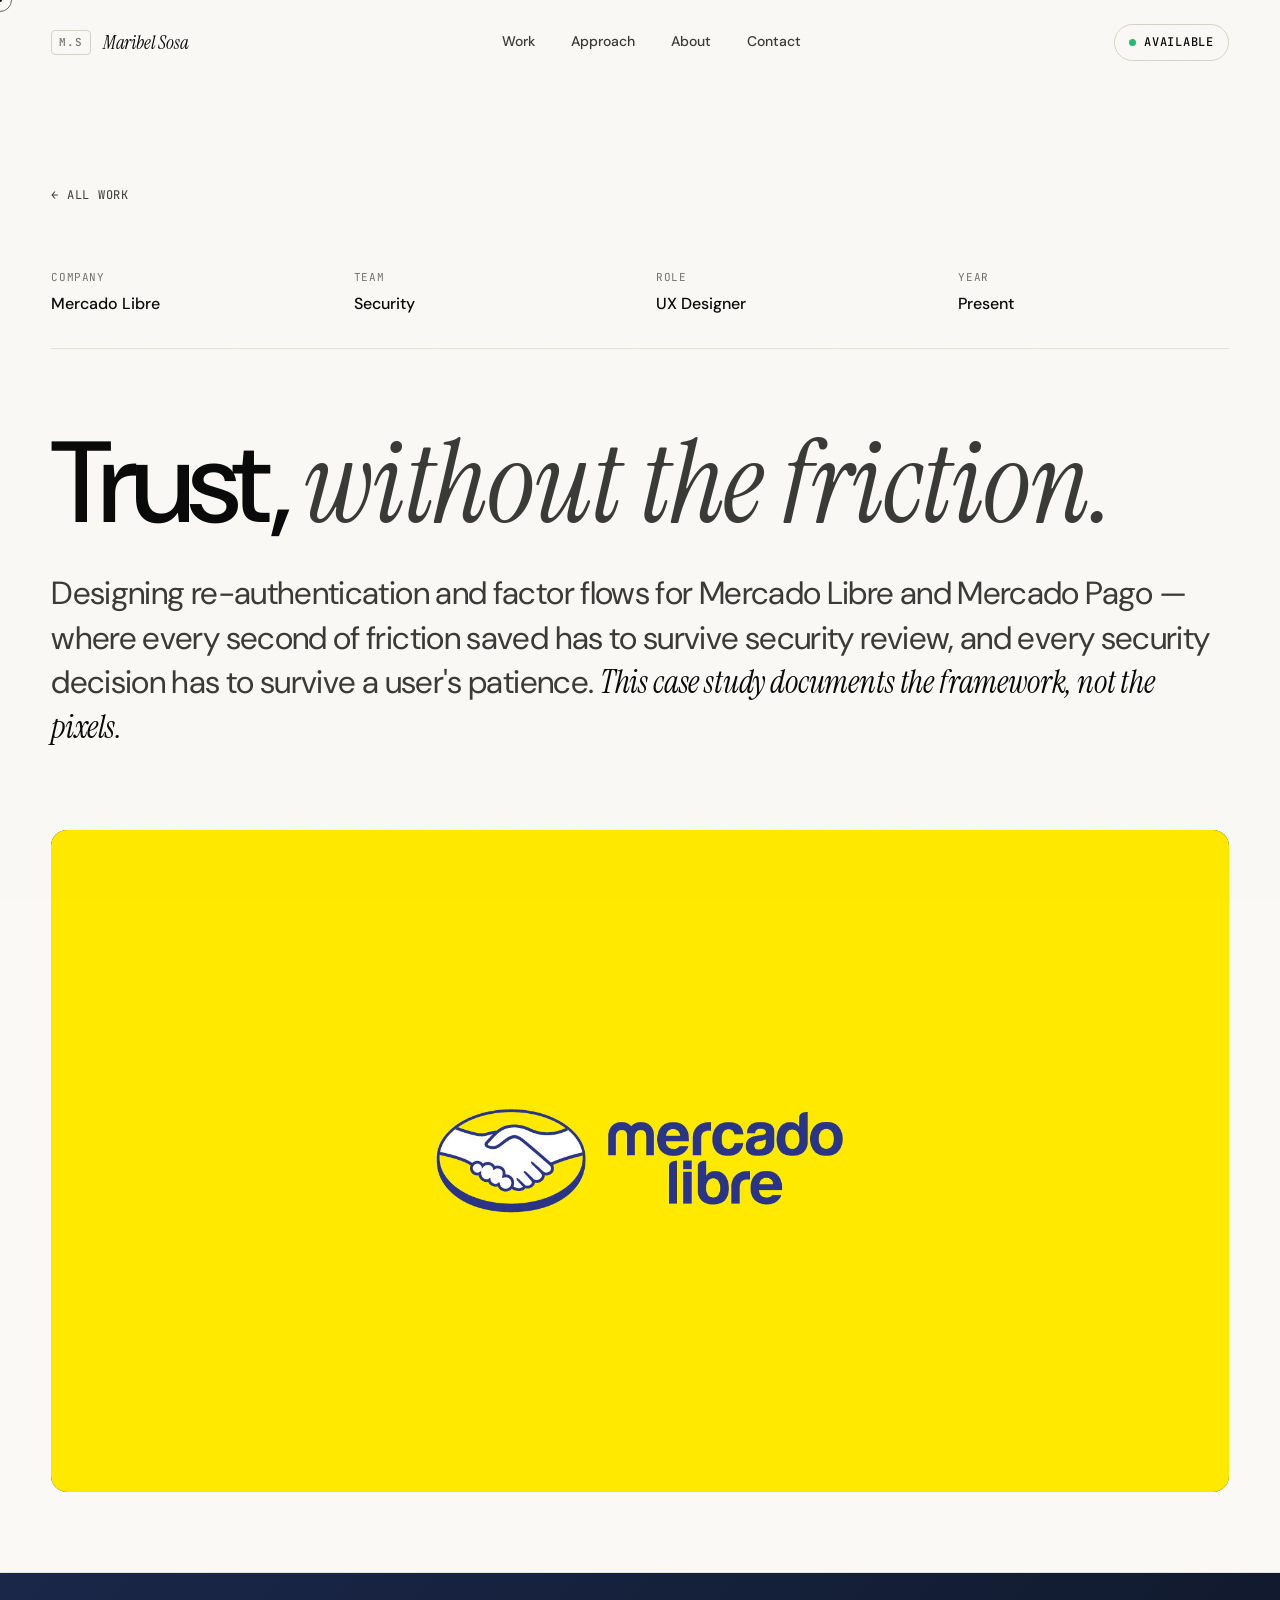
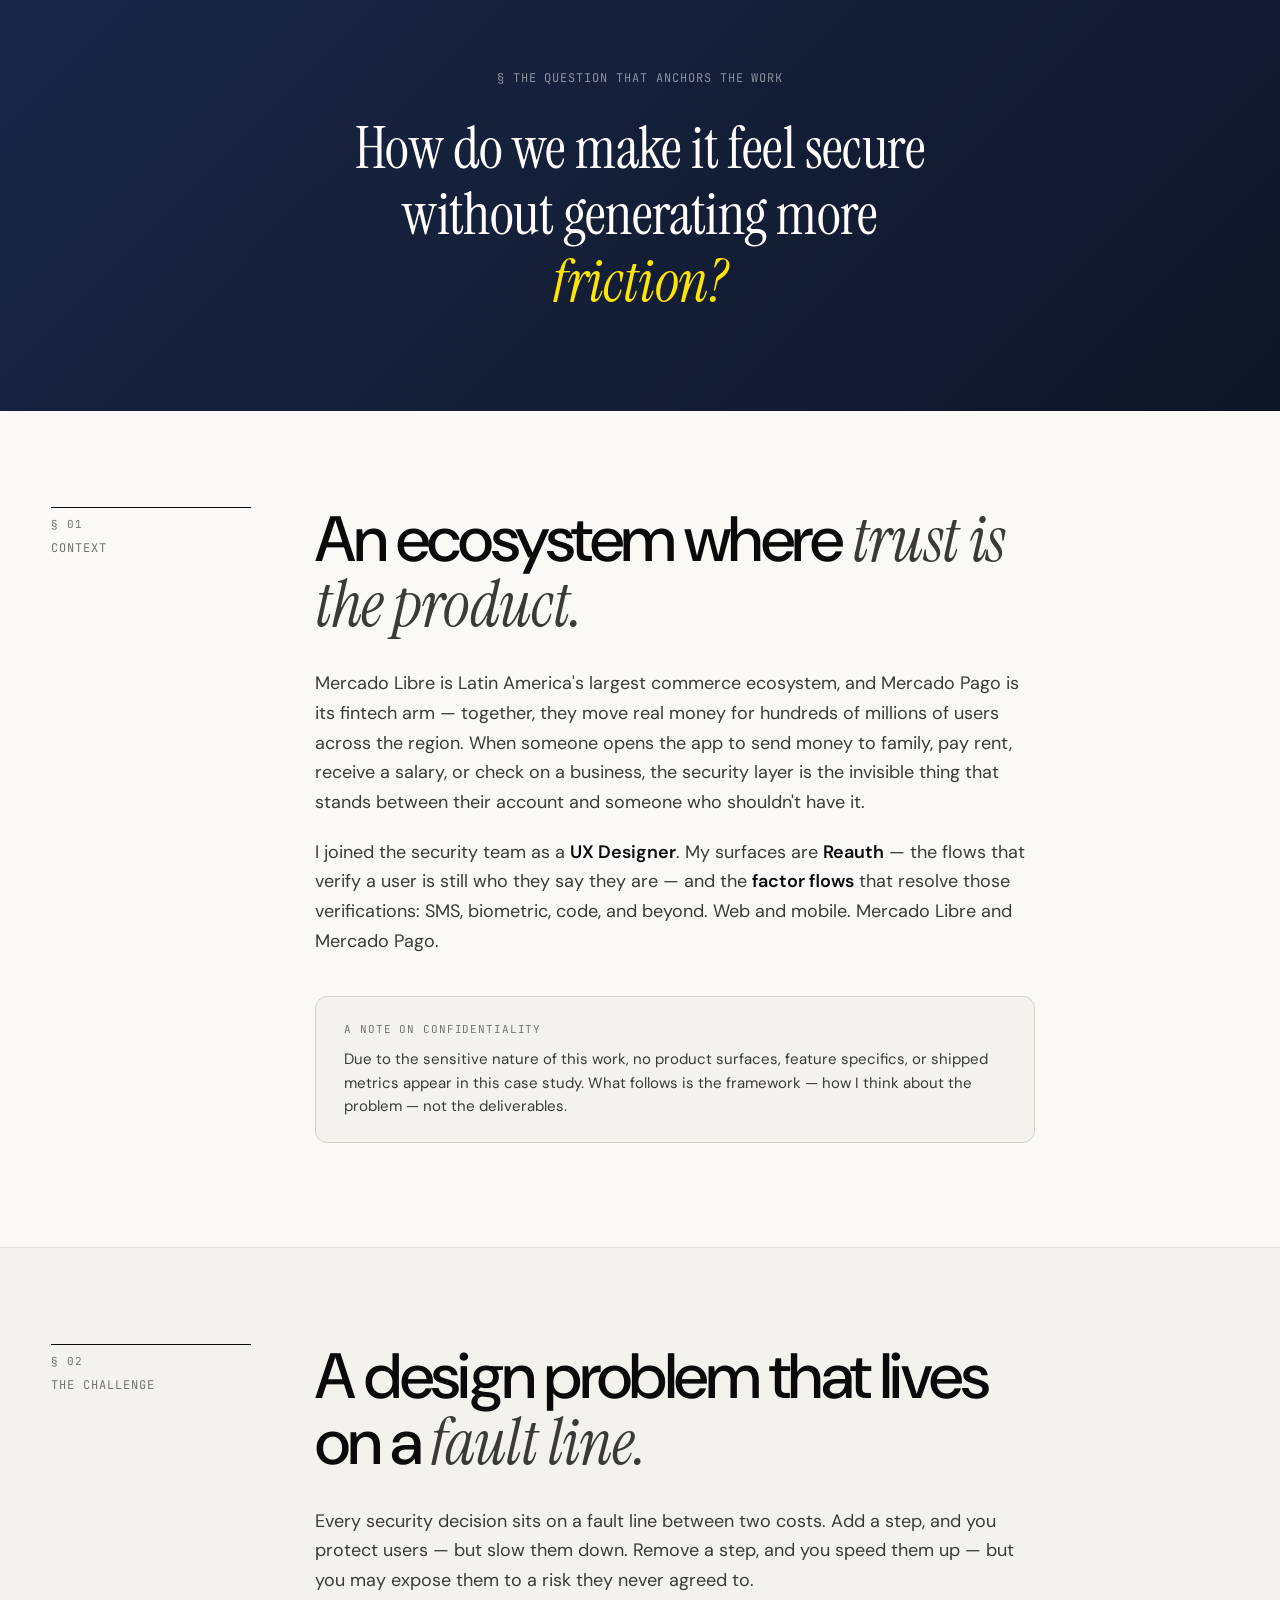
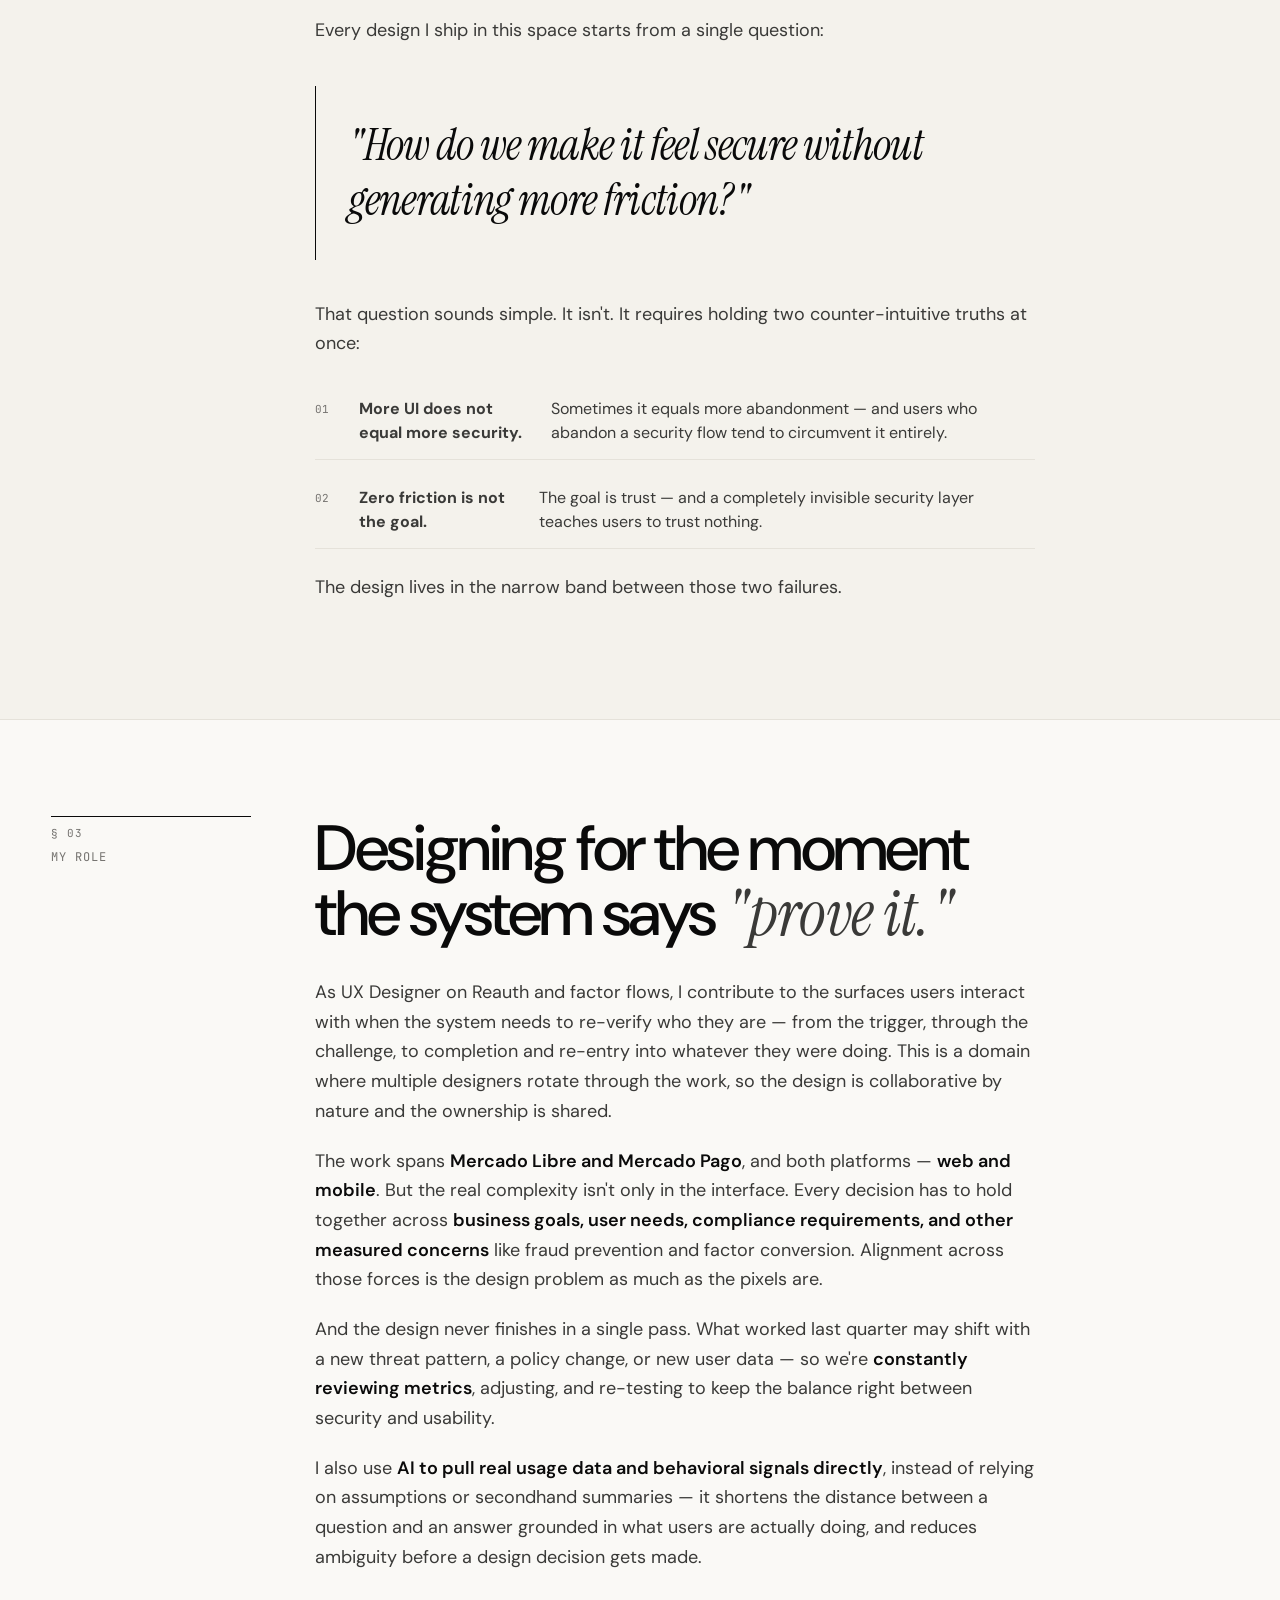
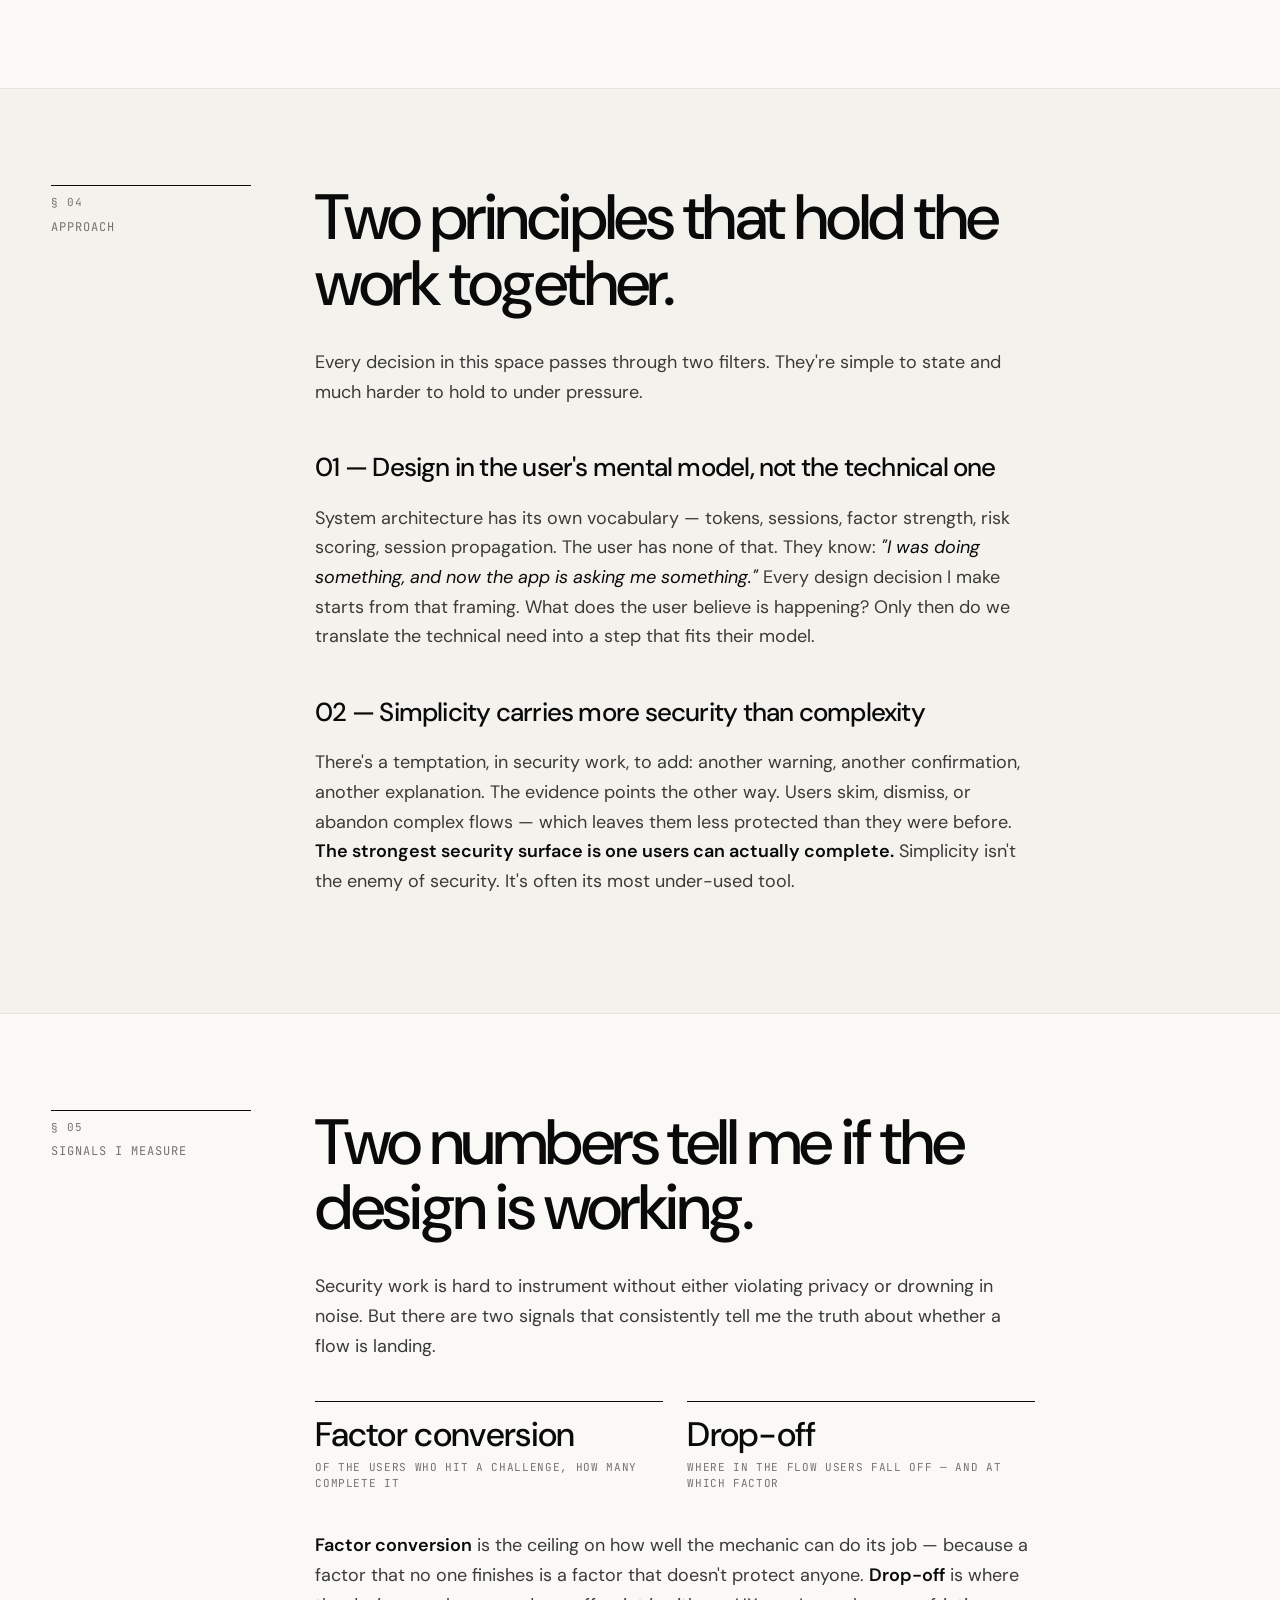
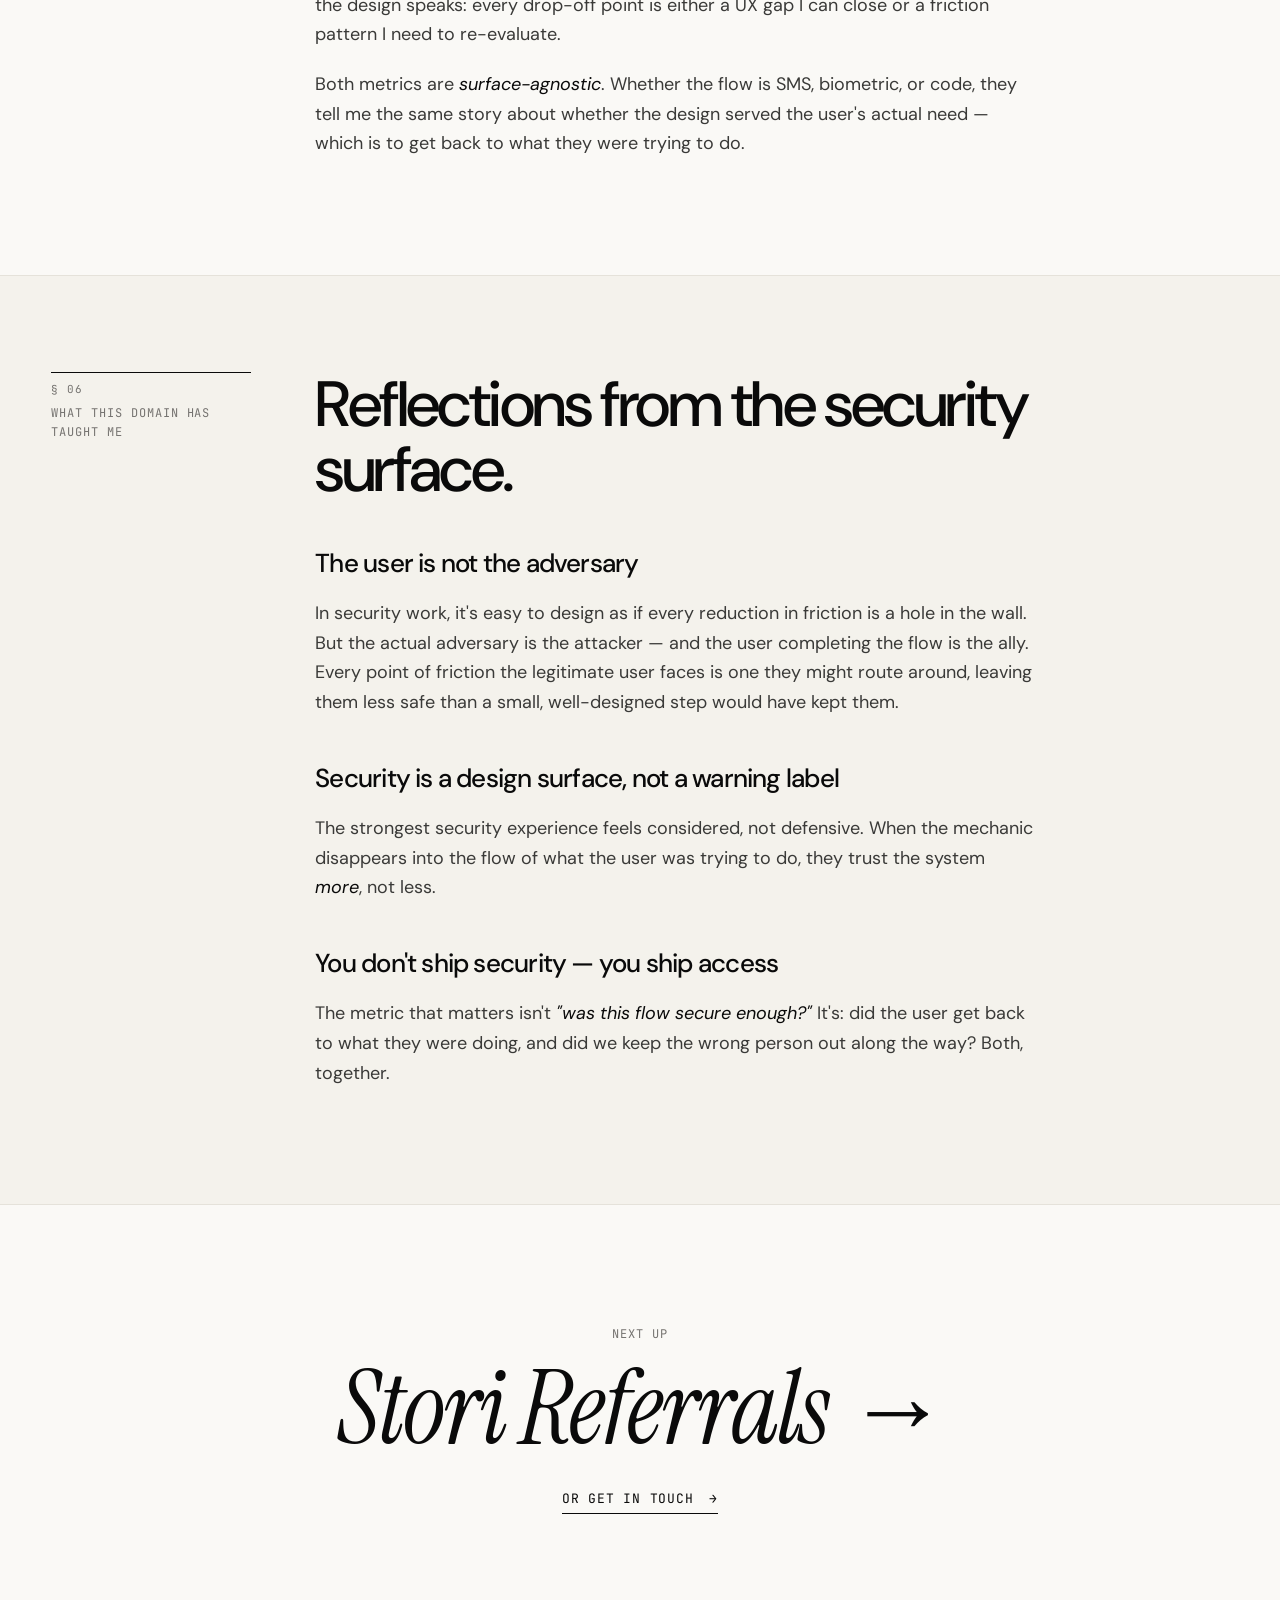
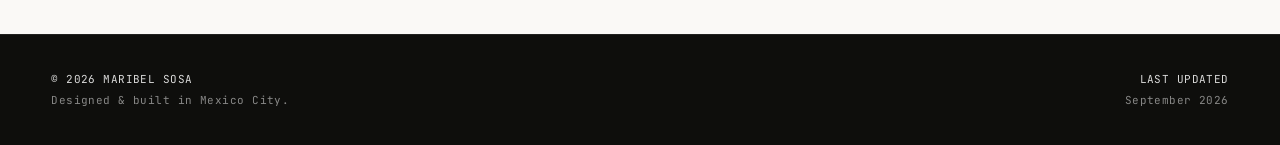
<file: maribel-portfolio/mercado-libre.html>
<!DOCTYPE html>
<html lang="en">
<head>
  <meta charset="UTF-8" />
  <meta name="viewport" content="width=device-width, initial-scale=1.0" />
  <title>Mercado Libre — Maribel Sosa</title>
  <link rel="icon" type="image/svg+xml" href="favicon.svg" />
  <meta name="description" content="Designing re-authentication and factor flows for Mercado Libre and Mercado Pago. A framework-first case study on security UX at LATAM scale — pixels omitted per confidentiality." />

  <link rel="preconnect" href="https://fonts.googleapis.com" />
  <link rel="preconnect" href="https://fonts.gstatic.com" crossorigin />
  <link href="https://fonts.googleapis.com/css2?family=DM+Sans:opsz,wght@9..40,400;9..40,500;9..40,600&family=Instrument+Serif:ital@0;1&family=JetBrains+Mono:wght@400;500&display=swap" rel="stylesheet" />

  <link rel="stylesheet" href="styles.css" />
</head>
<body>
  <div class="cursor" aria-hidden="true"></div>
  <div class="cursor-trail" aria-hidden="true"></div>

  <header class="nav" id="nav">
    <div class="nav__inner">
      <a href="index.html" class="nav__brand" aria-label="Maribel Sosa, home">
        <span class="nav__brand-mark">M.S</span>
        <span class="nav__brand-name">Maribel Sosa</span>
      </a>
      <nav class="nav__menu" aria-label="Primary">
        <a href="index.html#work" class="nav__link" data-link>Work</a>
        <a href="index.html#approach" class="nav__link" data-link>Approach</a>
        <a href="index.html#about" class="nav__link" data-link>About</a>
        <a href="index.html#contact" class="nav__link" data-link>Contact</a>
      </nav>
      <a href="index.html#contact" class="nav__cta" data-link>
        <span class="status-dot" aria-hidden="true"></span>
        Available
      </a>
    </div>
  </header>

  <main>
    <!-- HERO -->
    <section class="case-hero">
      <div class="case-hero__inner">
        <a href="index.html" class="case-back" data-link>
          <span class="arrow">←</span>
          <span>All work</span>
        </a>

        <div class="case-meta">
          <div class="case-meta__item">
            <span class="case-meta__label">Company</span>
            <span class="case-meta__value">Mercado Libre</span>
          </div>
          <div class="case-meta__item">
            <span class="case-meta__label">Team</span>
            <span class="case-meta__value">Security</span>
          </div>
          <div class="case-meta__item">
            <span class="case-meta__label">Role</span>
            <span class="case-meta__value">UX Designer</span>
          </div>
          <div class="case-meta__item">
            <span class="case-meta__label">Year</span>
            <span class="case-meta__value">Present</span>
          </div>
        </div>

        <h1 class="case-title">
          Trust, <em>without the friction.</em>
        </h1>

        <p class="case-lede">
          Designing re-authentication and factor flows for Mercado Libre and Mercado Pago — where every second of friction saved has to survive security review, and every security decision has to survive a user's patience. <em>This case study documents the framework, not the pixels.</em>
        </p>

        <div class="case-cover case-cover--neutral">
          <div class="media-img" style="background-image: url('assets/meli/meli-hero.jpg')" role="img" aria-label="Mercado Libre — project cover"></div>
        </div>
      </div>
    </section>

    <!-- QUOTE HOOK -->
    <section class="case-hook reveal">
      <div class="case-hook__inner">
        <span class="case-hook__kicker">§ The question that anchors the work</span>
        <blockquote class="case-hook__quote">
          How do we make it feel secure without generating more <em>friction?</em>
        </blockquote>
      </div>
    </section>

    <!-- CONTEXT -->
    <section class="case-section">
      <div class="case-section__inner case-grid reveal">
        <div class="case-grid__label">
          <span class="case-grid__label-num">§ 01</span>
          <span>Context</span>
        </div>
        <div class="case-grid__content">
          <h2 class="case-h2">An ecosystem where <em>trust is the product.</em></h2>
          <p class="case-p">
            Mercado Libre is Latin America's largest commerce ecosystem, and Mercado Pago is its fintech arm — together, they move real money for hundreds of millions of users across the region. When someone opens the app to send money to family, pay rent, receive a salary, or check on a business, the security layer is the invisible thing that stands between their account and someone who shouldn't have it.
          </p>
          <p class="case-p">
            I joined the security team as a <strong>UX Designer</strong>. My surfaces are <strong>Reauth</strong> — the flows that verify a user is still who they say they are — and the <strong>factor flows</strong> that resolve those verifications: SMS, biometric, code, and beyond. Web and mobile. Mercado Libre and Mercado Pago.
          </p>

          <div class="case-nda">
            <span class="case-nda__label">A note on confidentiality</span>
            <p class="case-nda__body">
              Due to the sensitive nature of this work, no product surfaces, feature specifics, or shipped metrics appear in this case study. What follows is the framework — how I think about the problem — not the deliverables.
            </p>
          </div>
        </div>
      </div>
    </section>

    <!-- CHALLENGE -->
    <section class="case-section case-section--alt">
      <div class="case-section__inner case-grid reveal">
        <div class="case-grid__label">
          <span class="case-grid__label-num">§ 02</span>
          <span>The challenge</span>
        </div>
        <div class="case-grid__content">
          <h2 class="case-h2">A design problem that lives on a <em>fault line.</em></h2>
          <p class="case-p">
            Every security decision sits on a fault line between two costs. Add a step, and you protect users — but slow them down. Remove a step, and you speed them up — but you may expose them to a risk they never agreed to.
          </p>
          <p class="case-p">
            Every design I ship in this space starts from a single question:
          </p>

          <blockquote class="case-pull">
            "How do we make it feel secure without generating more friction?"
          </blockquote>

          <p class="case-p">
            That question sounds simple. It isn't. It requires holding two counter-intuitive truths at once:
          </p>
          <ol class="case-list">
            <li><strong>More UI does not equal more security.</strong> Sometimes it equals more abandonment — and users who abandon a security flow tend to circumvent it entirely.</li>
            <li><strong>Zero friction is not the goal.</strong> The goal is trust — and a completely invisible security layer teaches users to trust nothing.</li>
          </ol>
          <p class="case-p">
            The design lives in the narrow band between those two failures.
          </p>
        </div>
      </div>
    </section>

    <!-- ROLE -->
    <section class="case-section">
      <div class="case-section__inner case-grid reveal">
        <div class="case-grid__label">
          <span class="case-grid__label-num">§ 03</span>
          <span>My role</span>
        </div>
        <div class="case-grid__content">
          <h2 class="case-h2">Designing for the moment the system says <em>"prove it."</em></h2>
          <p class="case-p">
            As UX Designer on Reauth and factor flows, I contribute to the surfaces users interact with when the system needs to re-verify who they are — from the trigger, through the challenge, to completion and re-entry into whatever they were doing. This is a domain where multiple designers rotate through the work, so the design is collaborative by nature and the ownership is shared.
          </p>
          <p class="case-p">
            The work spans <strong>Mercado Libre and Mercado Pago</strong>, and both platforms — <strong>web and mobile</strong>. But the real complexity isn't only in the interface. Every decision has to hold together across <strong>business goals, user needs, compliance requirements, and other measured concerns</strong> like fraud prevention and factor conversion. Alignment across those forces is the design problem as much as the pixels are.
          </p>
          <p class="case-p">
            And the design never finishes in a single pass. What worked last quarter may shift with a new threat pattern, a policy change, or new user data — so we're <strong>constantly reviewing metrics</strong>, adjusting, and re-testing to keep the balance right between security and usability.
          </p>
          <p class="case-p">
            I also use <strong>AI to pull real usage data and behavioral signals directly</strong>, instead of relying on assumptions or secondhand summaries — it shortens the distance between a question and an answer grounded in what users are actually doing, and reduces ambiguity before a design decision gets made.
          </p>
        </div>
      </div>
    </section>

    <!-- APPROACH -->
    <section class="case-section case-section--alt">
      <div class="case-section__inner case-grid reveal">
        <div class="case-grid__label">
          <span class="case-grid__label-num">§ 04</span>
          <span>Approach</span>
        </div>
        <div class="case-grid__content">
          <h2 class="case-h2">Two principles that hold the work together.</h2>
          <p class="case-p">
            Every decision in this space passes through two filters. They're simple to state and much harder to hold to under pressure.
          </p>

          <h3 class="case-h3">01 — Design in the user's mental model, not the technical one</h3>
          <p class="case-p">
            System architecture has its own vocabulary — tokens, sessions, factor strength, risk scoring, session propagation. The user has none of that. They know: <em>"I was doing something, and now the app is asking me something."</em> Every design decision I make starts from that framing. What does the user believe is happening? Only then do we translate the technical need into a step that fits their model.
          </p>

          <h3 class="case-h3">02 — Simplicity carries more security than complexity</h3>
          <p class="case-p">
            There's a temptation, in security work, to add: another warning, another confirmation, another explanation. The evidence points the other way. Users skim, dismiss, or abandon complex flows — which leaves them less protected than they were before. <strong>The strongest security surface is one users can actually complete.</strong> Simplicity isn't the enemy of security. It's often its most under-used tool.
          </p>
        </div>
      </div>
    </section>

    <!-- SIGNALS -->
    <section class="case-section">
      <div class="case-section__inner case-grid reveal">
        <div class="case-grid__label">
          <span class="case-grid__label-num">§ 05</span>
          <span>Signals I measure</span>
        </div>
        <div class="case-grid__content">
          <h2 class="case-h2">Two numbers tell me if the design is working.</h2>
          <p class="case-p">
            Security work is hard to instrument without either violating privacy or drowning in noise. But there are two signals that consistently tell me the truth about whether a flow is landing.
          </p>

          <div class="case-stats case-stats--abstract">
            <div class="stat stat--accent">
              <div class="stat__value">Factor conversion</div>
              <div class="stat__label">Of the users who hit a challenge, how many complete it</div>
            </div>
            <div class="stat">
              <div class="stat__value">Drop-off</div>
              <div class="stat__label">Where in the flow users fall off — and at which factor</div>
            </div>
          </div>

          <p class="case-p">
            <strong>Factor conversion</strong> is the ceiling on how well the mechanic can do its job — because a factor that no one finishes is a factor that doesn't protect anyone. <strong>Drop-off</strong> is where the design speaks: every drop-off point is either a UX gap I can close or a friction pattern I need to re-evaluate.
          </p>
          <p class="case-p">
            Both metrics are <em>surface-agnostic</em>. Whether the flow is SMS, biometric, or code, they tell me the same story about whether the design served the user's actual need — which is to get back to what they were trying to do.
          </p>
        </div>
      </div>
    </section>

    <!-- REFLECTION -->
    <section class="case-section case-section--alt">
      <div class="case-section__inner case-grid reveal">
        <div class="case-grid__label">
          <span class="case-grid__label-num">§ 06</span>
          <span>What this domain has taught me</span>
        </div>
        <div class="case-grid__content">
          <h2 class="case-h2">Reflections from the security surface.</h2>

          <h3 class="case-h3">The user is not the adversary</h3>
          <p class="case-p">
            In security work, it's easy to design as if every reduction in friction is a hole in the wall. But the actual adversary is the attacker — and the user completing the flow is the ally. Every point of friction the legitimate user faces is one they might route around, leaving them less safe than a small, well-designed step would have kept them.
          </p>

          <h3 class="case-h3">Security is a design surface, not a warning label</h3>
          <p class="case-p">
            The strongest security experience feels considered, not defensive. When the mechanic disappears into the flow of what the user was trying to do, they trust the system <em>more</em>, not less.
          </p>

          <h3 class="case-h3">You don't ship security — you ship access</h3>
          <p class="case-p">
            The metric that matters isn't <em>"was this flow secure enough?"</em> It's: did the user get back to what they were doing, and did we keep the wrong person out along the way? Both, together.
          </p>
        </div>
      </div>
    </section>

    <!-- NEXT -->
    <section class="case-next">
      <div class="case-next__inner">
        <span class="case-next__label">Next up</span>
        <div>
          <a href="stori.html" class="case-next__title" data-link>Stori Referrals →</a>
        </div>
        <div>
          <a href="index.html#contact" class="case-next__cta" data-link>
            <span>Or get in touch</span>
            <span class="arrow">→</span>
          </a>
        </div>
      </div>
    </section>
  </main>

  <footer class="footer">
    <div class="footer__inner">
      <div class="footer__col">
        <span class="footer__label">© 2026 Maribel Sosa</span>
        <span class="footer__sub">Designed & built in Mexico City.</span>
      </div>
      <div class="footer__col footer__col--right">
        <span class="footer__label">Last updated</span>
        <span class="footer__sub">September 2026</span>
      </div>
    </div>
  </footer>

  <script src="script.js"></script>
</body>
</html>
</file>
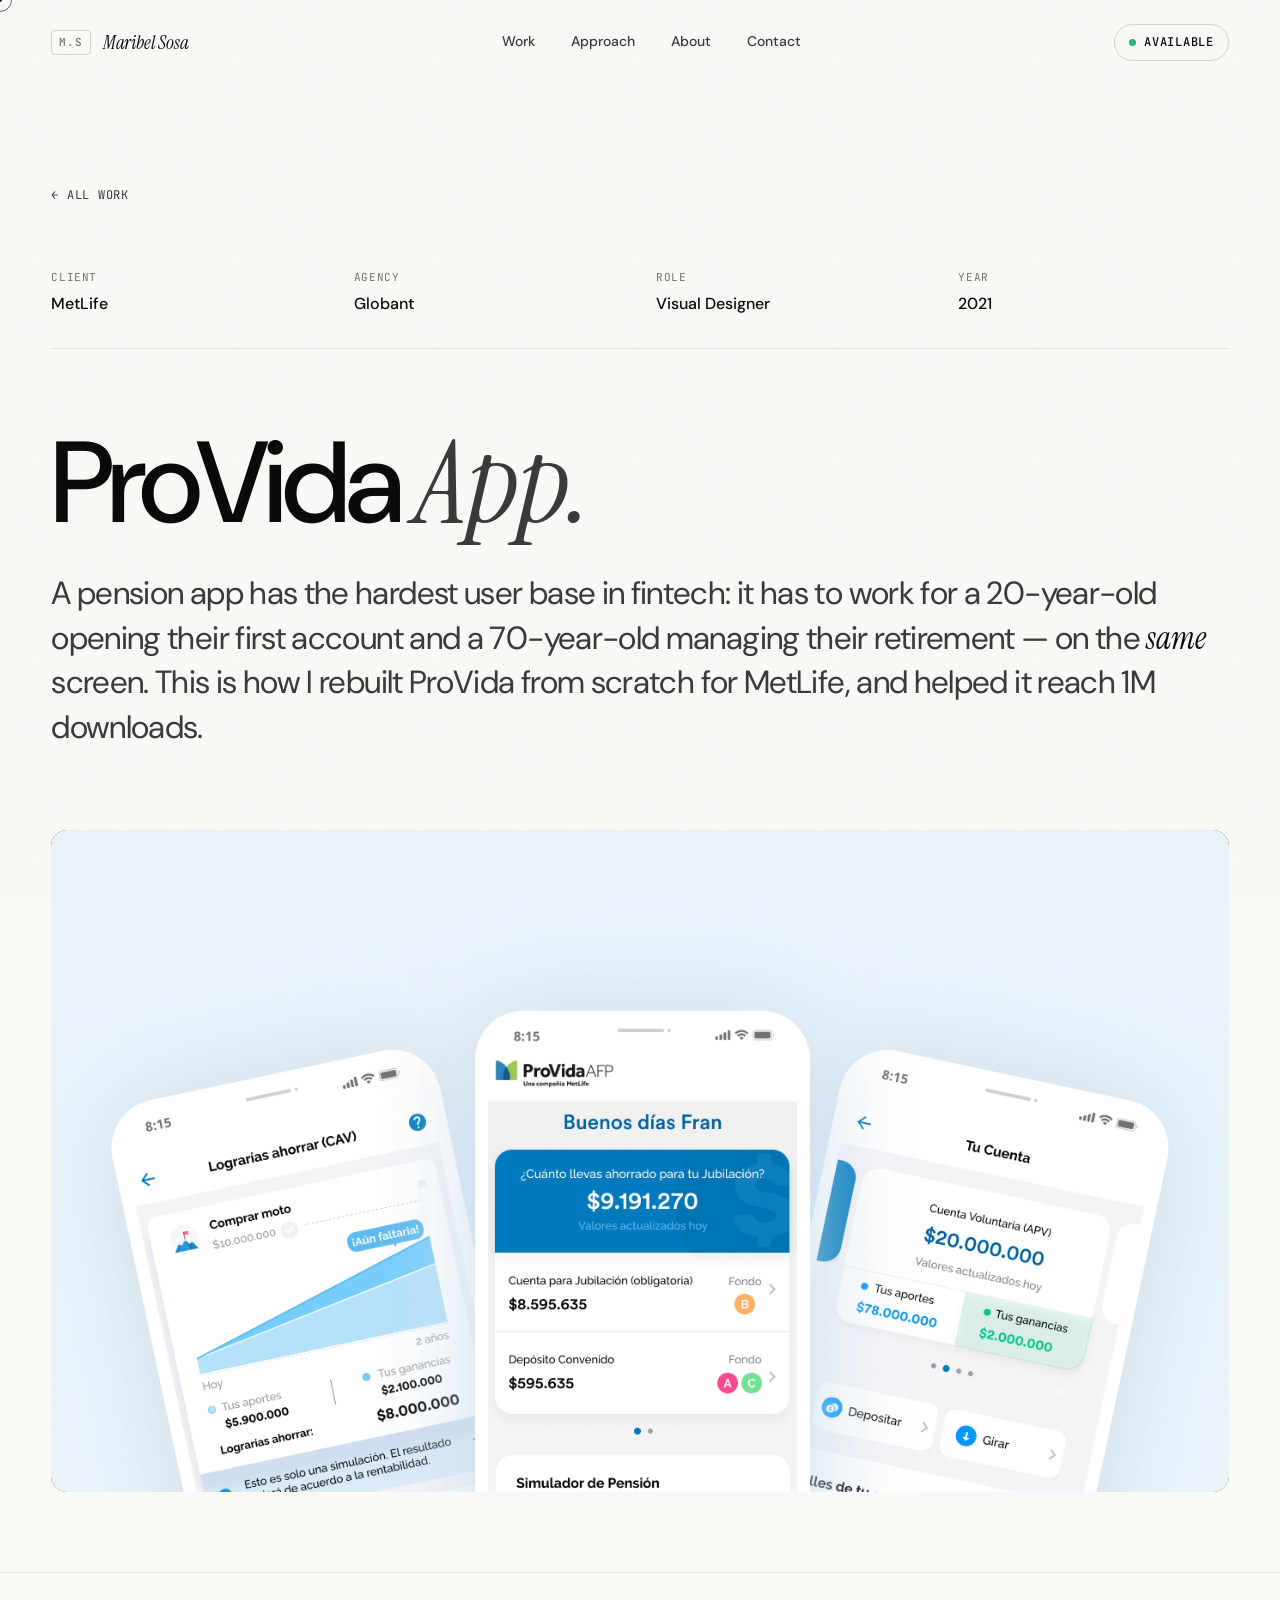
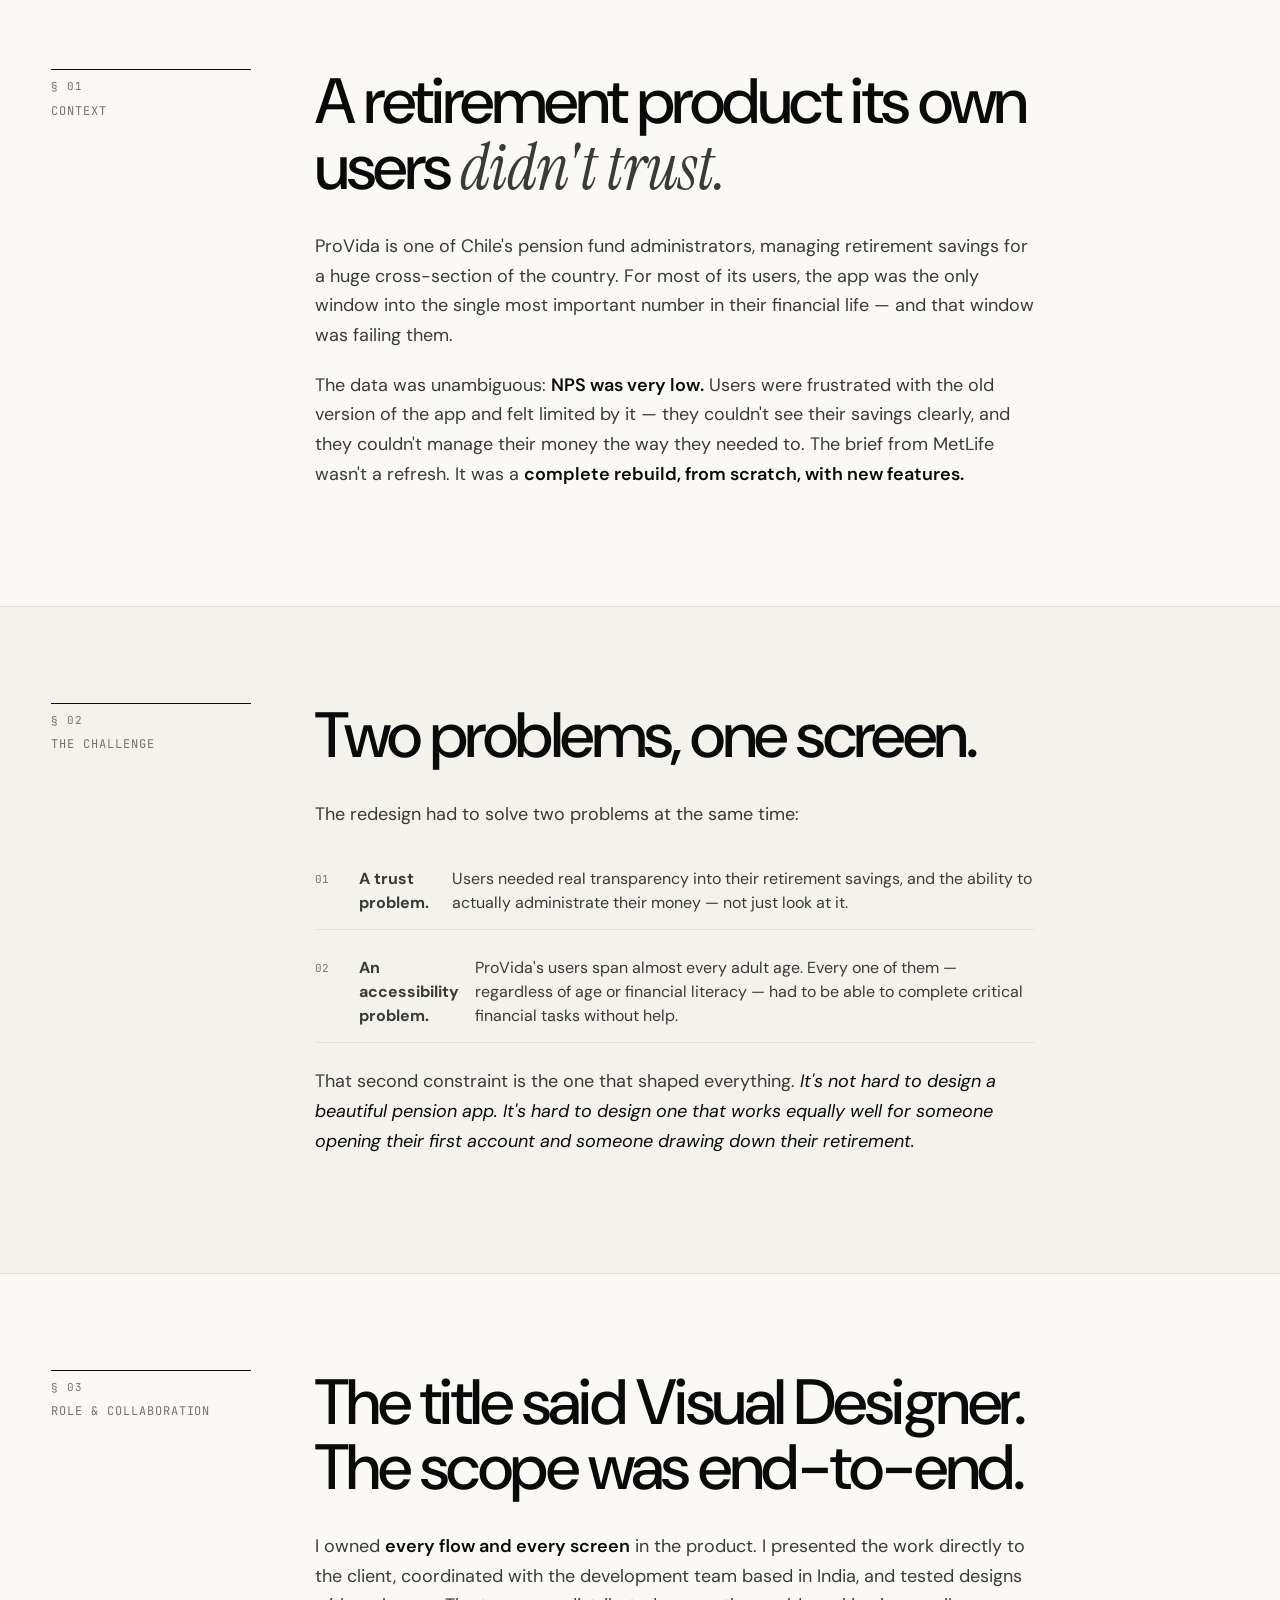
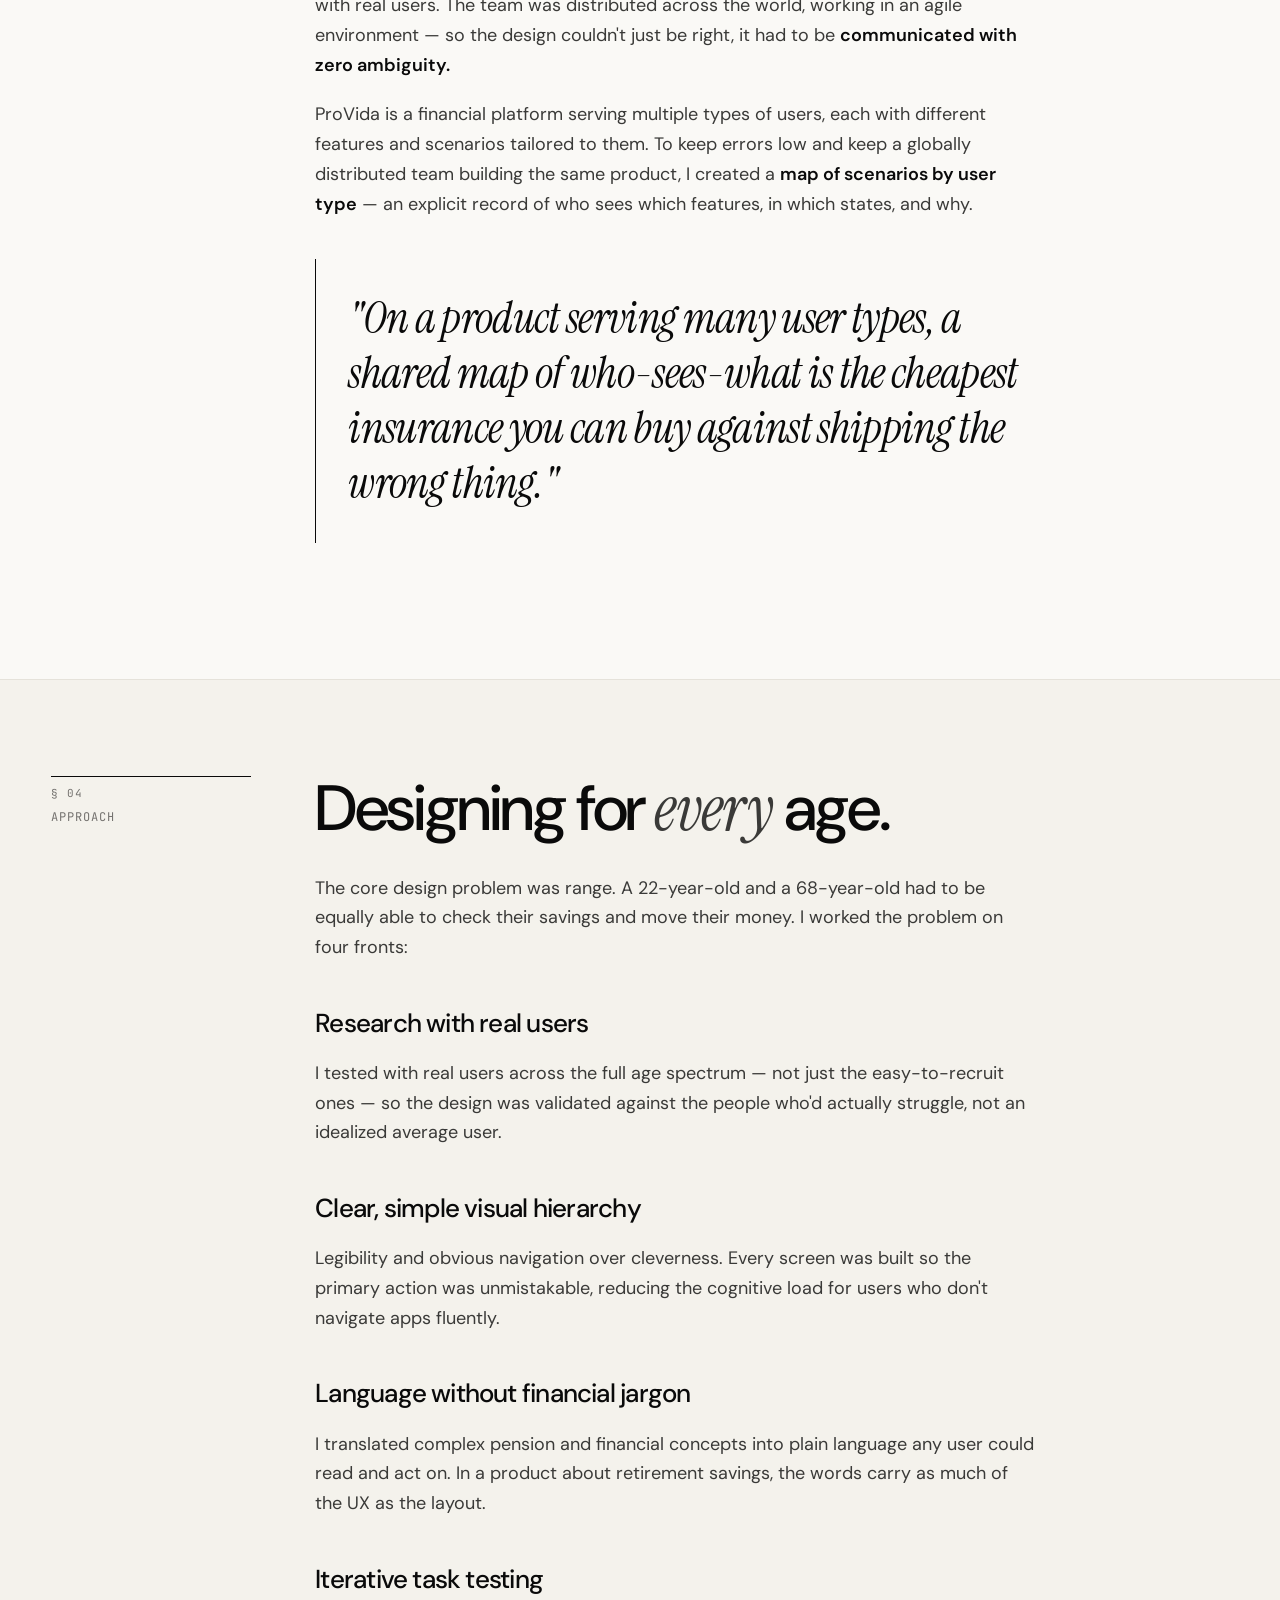
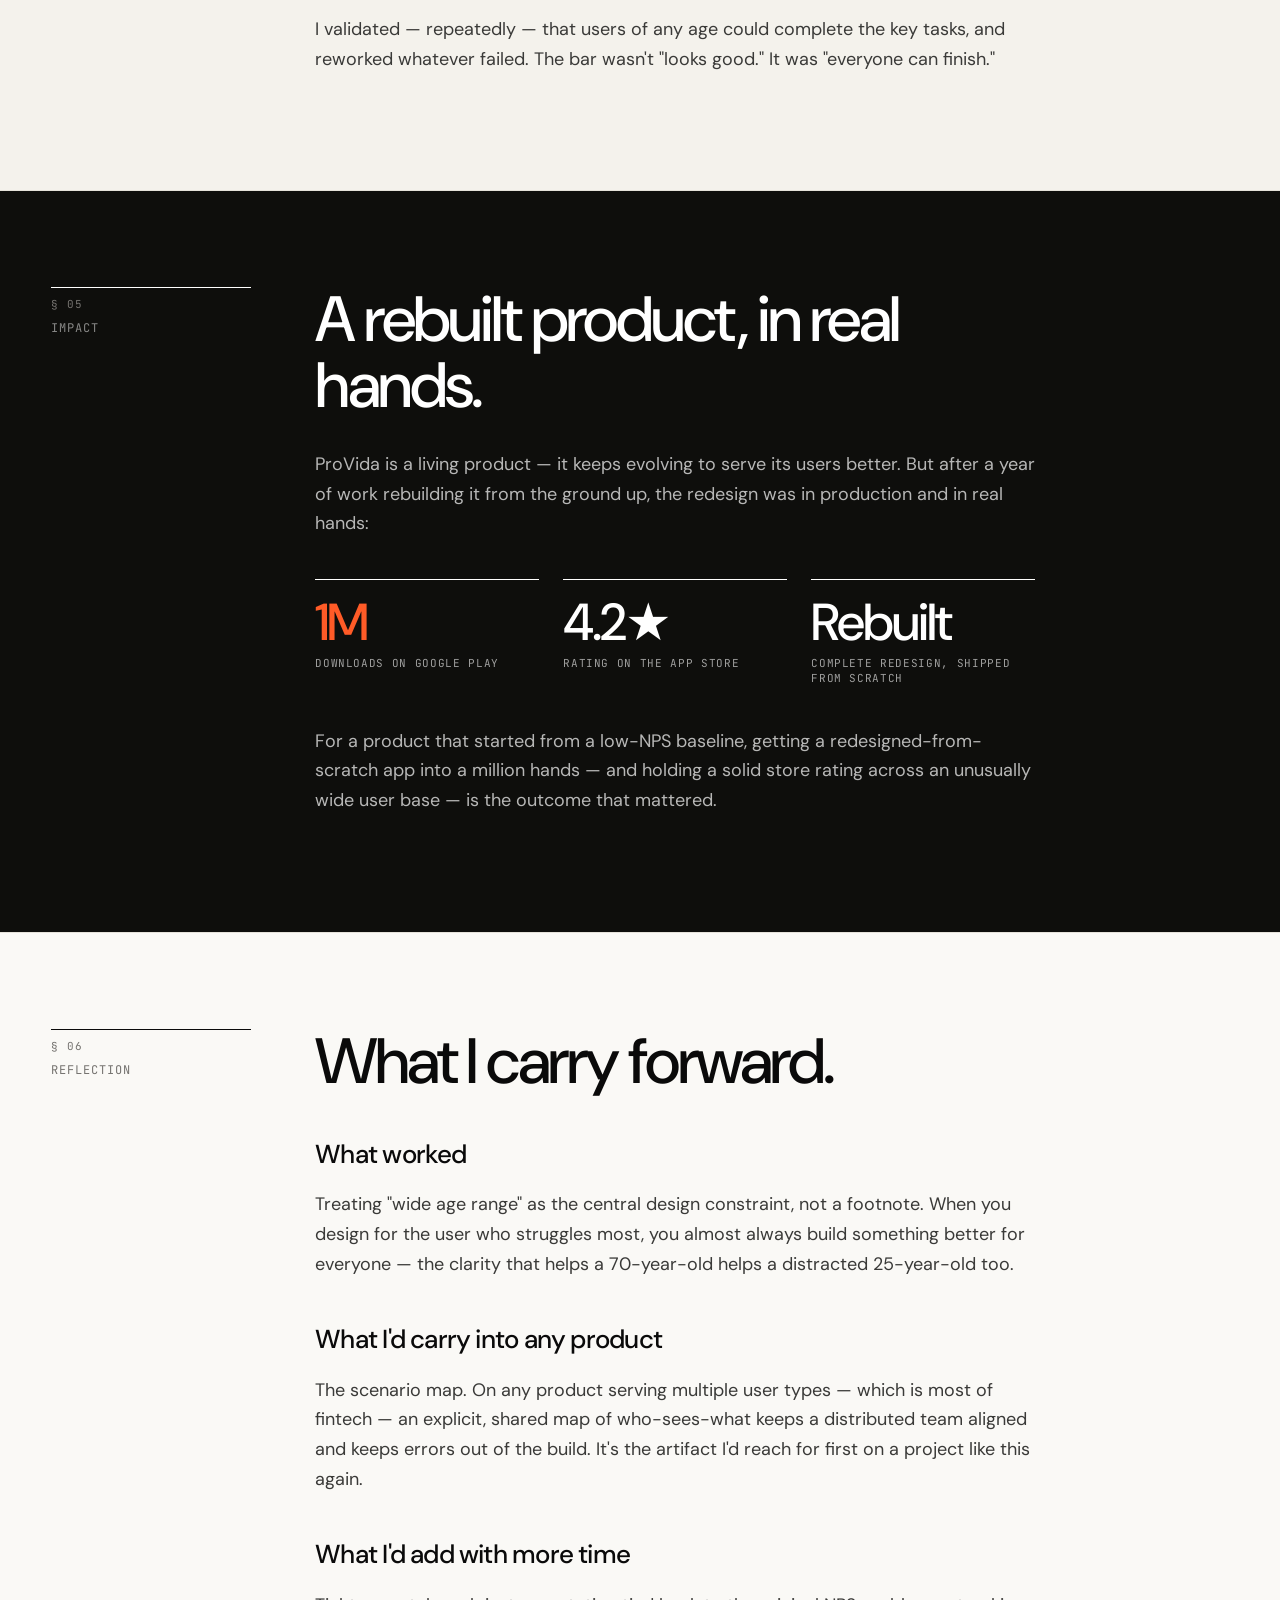
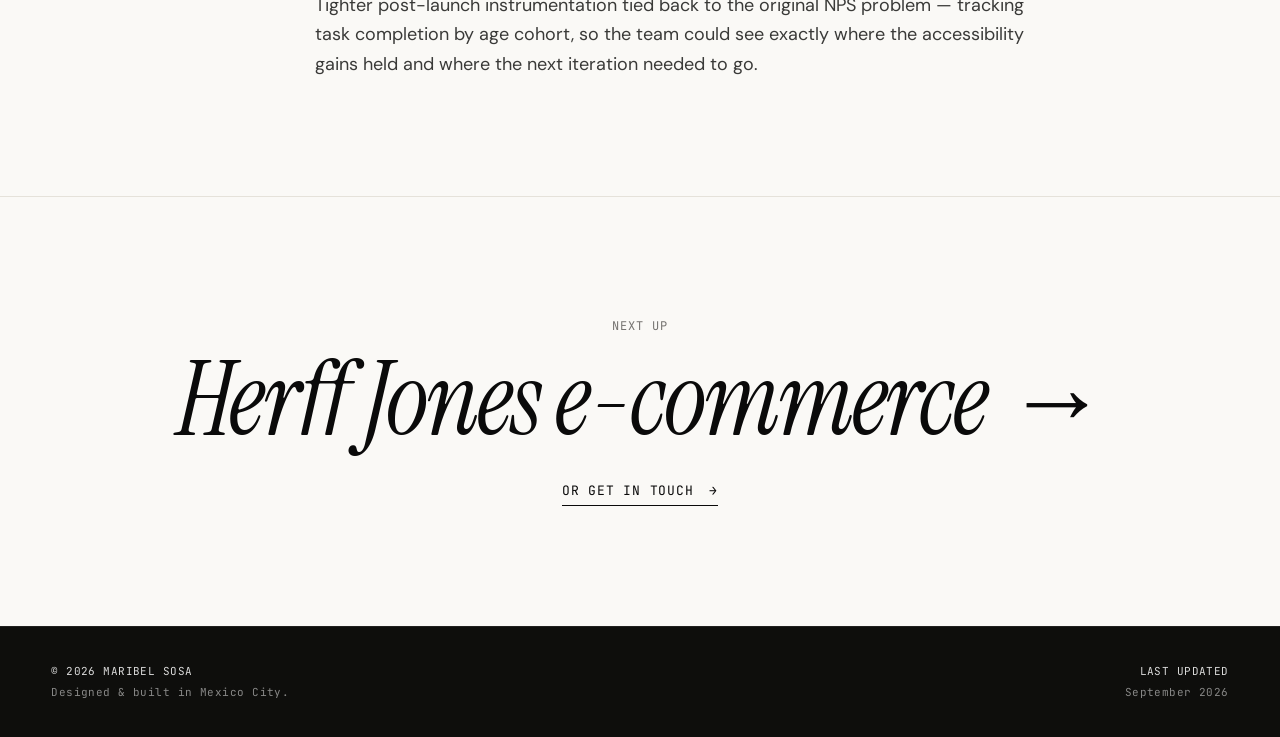
<file: maribel-portfolio/metlife.html>
<!DOCTYPE html>
<html lang="en">
<head>
  <meta charset="UTF-8" />
  <meta name="viewport" content="width=device-width, initial-scale=1.0" />
  <title>ProVida App — Maribel Sosa</title>
  <link rel="icon" type="image/svg+xml" href="favicon.svg" />
  <meta name="description" content="Rebuilding ProVida — a Chilean pension app — from scratch for MetLife. Designed for an age range spanning every adult user, reaching 1M downloads and a 4.2 App Store rating." />

  <link rel="preconnect" href="https://fonts.googleapis.com" />
  <link rel="preconnect" href="https://fonts.gstatic.com" crossorigin />
  <link href="https://fonts.googleapis.com/css2?family=DM+Sans:opsz,wght@9..40,400;9..40,500;9..40,600&family=Instrument+Serif:ital@0;1&family=JetBrains+Mono:wght@400;500&display=swap" rel="stylesheet" />

  <link rel="stylesheet" href="styles.css" />
</head>
<body>
  <!-- Custom cursor -->
  <div class="cursor" aria-hidden="true"></div>
  <div class="cursor-trail" aria-hidden="true"></div>

  <!-- Top navigation -->
  <header class="nav" id="nav">
    <div class="nav__inner">
      <a href="index.html" class="nav__brand" aria-label="Maribel Sosa, home">
        <span class="nav__brand-mark">M.S</span>
        <span class="nav__brand-name">Maribel Sosa</span>
      </a>
      <nav class="nav__menu" aria-label="Primary">
        <a href="index.html#work" class="nav__link" data-link>Work</a>
        <a href="index.html#approach" class="nav__link" data-link>Approach</a>
        <a href="index.html#about" class="nav__link" data-link>About</a>
        <a href="index.html#contact" class="nav__link" data-link>Contact</a>
      </nav>
      <a href="index.html#contact" class="nav__cta" data-link>
        <span class="status-dot" aria-hidden="true"></span>
        Available
      </a>
    </div>
  </header>

  <main>
    <!-- HERO -->
    <section class="case-hero">
      <div class="case-hero__inner">
        <a href="index.html" class="case-back" data-link>
          <span class="arrow">←</span>
          <span>All work</span>
        </a>

        <div class="case-meta">
          <div class="case-meta__item">
            <span class="case-meta__label">Client</span>
            <span class="case-meta__value">MetLife</span>
          </div>
          <div class="case-meta__item">
            <span class="case-meta__label">Agency</span>
            <span class="case-meta__value">Globant</span>
          </div>
          <div class="case-meta__item">
            <span class="case-meta__label">Role</span>
            <span class="case-meta__value">Visual Designer</span>
          </div>
          <div class="case-meta__item">
            <span class="case-meta__label">Year</span>
            <span class="case-meta__value">2021</span>
          </div>
        </div>

        <h1 class="case-title">
          ProVida <em>App.</em>
        </h1>

        <p class="case-lede">
          A pension app has the hardest user base in fintech: it has to work for a 20-year-old opening their first account and a 70-year-old managing their retirement — on the <em>same</em> screen. This is how I rebuilt ProVida from scratch for MetLife, and helped it reach 1M downloads.
        </p>

        <div class="case-cover">
          <div class="media-img" style="background-image: url('assets/provida-app/mockup.png')" role="img" aria-label="ProVida App — main product mockup"></div>
        </div>
      </div>
    </section>

    <!-- CONTEXT -->
    <section class="case-section">
      <div class="case-section__inner case-grid reveal">
        <div class="case-grid__label">
          <span class="case-grid__label-num">§ 01</span>
          <span>Context</span>
        </div>
        <div class="case-grid__content">
          <h2 class="case-h2">A retirement product its own users <em>didn't trust.</em></h2>
          <p class="case-p">
            ProVida is one of Chile's pension fund administrators, managing retirement savings for a huge cross-section of the country. For most of its users, the app was the only window into the single most important number in their financial life — and that window was failing them.
          </p>
          <p class="case-p">
            The data was unambiguous: <strong>NPS was very low.</strong> Users were frustrated with the old version of the app and felt limited by it — they couldn't see their savings clearly, and they couldn't manage their money the way they needed to. The brief from MetLife wasn't a refresh. It was a <strong>complete rebuild, from scratch, with new features.</strong>
          </p>
        </div>
      </div>
    </section>

    <!-- CHALLENGE -->
    <section class="case-section case-section--alt">
      <div class="case-section__inner case-grid reveal">
        <div class="case-grid__label">
          <span class="case-grid__label-num">§ 02</span>
          <span>The challenge</span>
        </div>
        <div class="case-grid__content">
          <h2 class="case-h2">Two problems, one screen.</h2>
          <p class="case-p">
            The redesign had to solve two problems at the same time:
          </p>
          <ol class="case-list">
            <li><strong>A trust problem.</strong> Users needed real transparency into their retirement savings, and the ability to actually administrate their money — not just look at it.</li>
            <li><strong>An accessibility problem.</strong> ProVida's users span almost every adult age. Every one of them — regardless of age or financial literacy — had to be able to complete critical financial tasks without help.</li>
          </ol>
          <p class="case-p">
            That second constraint is the one that shaped everything. <em>It's not hard to design a beautiful pension app. It's hard to design one that works equally well for someone opening their first account and someone drawing down their retirement.</em>
          </p>
        </div>
      </div>
    </section>

    <!-- ROLE & COLLABORATION -->
    <section class="case-section">
      <div class="case-section__inner case-grid reveal">
        <div class="case-grid__label">
          <span class="case-grid__label-num">§ 03</span>
          <span>Role &amp; collaboration</span>
        </div>
        <div class="case-grid__content">
          <h2 class="case-h2">The title said Visual Designer. The scope was end-to-end.</h2>
          <p class="case-p">
            I owned <strong>every flow and every screen</strong> in the product. I presented the work directly to the client, coordinated with the development team based in India, and tested designs with real users. The team was distributed across the world, working in an agile environment — so the design couldn't just be right, it had to be <strong>communicated with zero ambiguity.</strong>
          </p>
          <p class="case-p">
            ProVida is a financial platform serving multiple types of users, each with different features and scenarios tailored to them. To keep errors low and keep a globally distributed team building the same product, I created a <strong>map of scenarios by user type</strong> — an explicit record of who sees which features, in which states, and why.
          </p>
          <blockquote class="case-pull">
            "On a product serving many user types, a shared map of who-sees-what is the cheapest insurance you can buy against shipping the wrong thing."
          </blockquote>
        </div>
      </div>
    </section>

    <!-- APPROACH -->
    <section class="case-section case-section--alt">
      <div class="case-section__inner case-grid reveal">
        <div class="case-grid__label">
          <span class="case-grid__label-num">§ 04</span>
          <span>Approach</span>
        </div>
        <div class="case-grid__content">
          <h2 class="case-h2">Designing for <em>every</em> age.</h2>
          <p class="case-p">
            The core design problem was range. A 22-year-old and a 68-year-old had to be equally able to check their savings and move their money. I worked the problem on four fronts:
          </p>

          <h3 class="case-h3">Research with real users</h3>
          <p class="case-p">
            I tested with real users across the full age spectrum — not just the easy-to-recruit ones — so the design was validated against the people who'd actually struggle, not an idealized average user.
          </p>

          <h3 class="case-h3">Clear, simple visual hierarchy</h3>
          <p class="case-p">
            Legibility and obvious navigation over cleverness. Every screen was built so the primary action was unmistakable, reducing the cognitive load for users who don't navigate apps fluently.
          </p>

          <h3 class="case-h3">Language without financial jargon</h3>
          <p class="case-p">
            I translated complex pension and financial concepts into plain language any user could read and act on. In a product about retirement savings, the words carry as much of the UX as the layout.
          </p>

          <h3 class="case-h3">Iterative task testing</h3>
          <p class="case-p">
            I validated — repeatedly — that users of any age could complete the key tasks, and reworked whatever failed. The bar wasn't "looks good." It was "everyone can finish."
          </p>
        </div>
      </div>
    </section>

    <!-- IMPACT -->
    <section class="case-section case-results">
      <div class="case-section__inner case-grid reveal">
        <div class="case-grid__label">
          <span class="case-grid__label-num">§ 05</span>
          <span>Impact</span>
        </div>
        <div class="case-grid__content">
          <h2 class="case-h2">A rebuilt product, in real hands.</h2>
          <p class="case-p">
            ProVida is a living product — it keeps evolving to serve its users better. But after a year of work rebuilding it from the ground up, the redesign was in production and in real hands:
          </p>

          <div class="case-stats">
            <div class="stat stat--accent">
              <div class="stat__value">1M</div>
              <div class="stat__label">Downloads on Google Play</div>
            </div>
            <div class="stat">
              <div class="stat__value">4.2★</div>
              <div class="stat__label">Rating on the App Store</div>
            </div>
            <div class="stat">
              <div class="stat__value">Rebuilt</div>
              <div class="stat__label">Complete redesign, shipped from scratch</div>
            </div>
          </div>

          <p class="case-p">
            For a product that started from a low-NPS baseline, getting a redesigned-from-scratch app into a million hands — and holding a solid store rating across an unusually wide user base — is the outcome that mattered.
          </p>
        </div>
      </div>
    </section>

    <!-- REFLECTION -->
    <section class="case-section">
      <div class="case-section__inner case-grid reveal">
        <div class="case-grid__label">
          <span class="case-grid__label-num">§ 06</span>
          <span>Reflection</span>
        </div>
        <div class="case-grid__content">
          <h2 class="case-h2">What I carry forward.</h2>

          <h3 class="case-h3">What worked</h3>
          <p class="case-p">
            Treating "wide age range" as the central design constraint, not a footnote. When you design for the user who struggles most, you almost always build something better for everyone — the clarity that helps a 70-year-old helps a distracted 25-year-old too.
          </p>

          <h3 class="case-h3">What I'd carry into any product</h3>
          <p class="case-p">
            The scenario map. On any product serving multiple user types — which is most of fintech — an explicit, shared map of who-sees-what keeps a distributed team aligned and keeps errors out of the build. It's the artifact I'd reach for first on a project like this again.
          </p>

          <h3 class="case-h3">What I'd add with more time</h3>
          <p class="case-p">
            Tighter post-launch instrumentation tied back to the original NPS problem — tracking task completion by age cohort, so the team could see exactly where the accessibility gains held and where the next iteration needed to go.
          </p>
        </div>
      </div>
    </section>

    <!-- NEXT -->
    <section class="case-next">
      <div class="case-next__inner">
        <span class="case-next__label">Next up</span>
        <div>
          <a href="herff-jones.html" class="case-next__title" data-link>Herff Jones e-commerce →</a>
        </div>
        <div>
          <a href="index.html#contact" class="case-next__cta" data-link>
            <span>Or get in touch</span>
            <span class="arrow">→</span>
          </a>
        </div>
      </div>
    </section>
  </main>

  <!-- FOOTER -->
  <footer class="footer">
    <div class="footer__inner">
      <div class="footer__col">
        <span class="footer__label">© 2026 Maribel Sosa</span>
        <span class="footer__sub">Designed & built in Mexico City.</span>
      </div>
      <div class="footer__col footer__col--right">
        <span class="footer__label">Last updated</span>
        <span class="footer__sub">September 2026</span>
      </div>
    </div>
  </footer>

  <script src="script.js"></script>
</body>
</html>
</file>
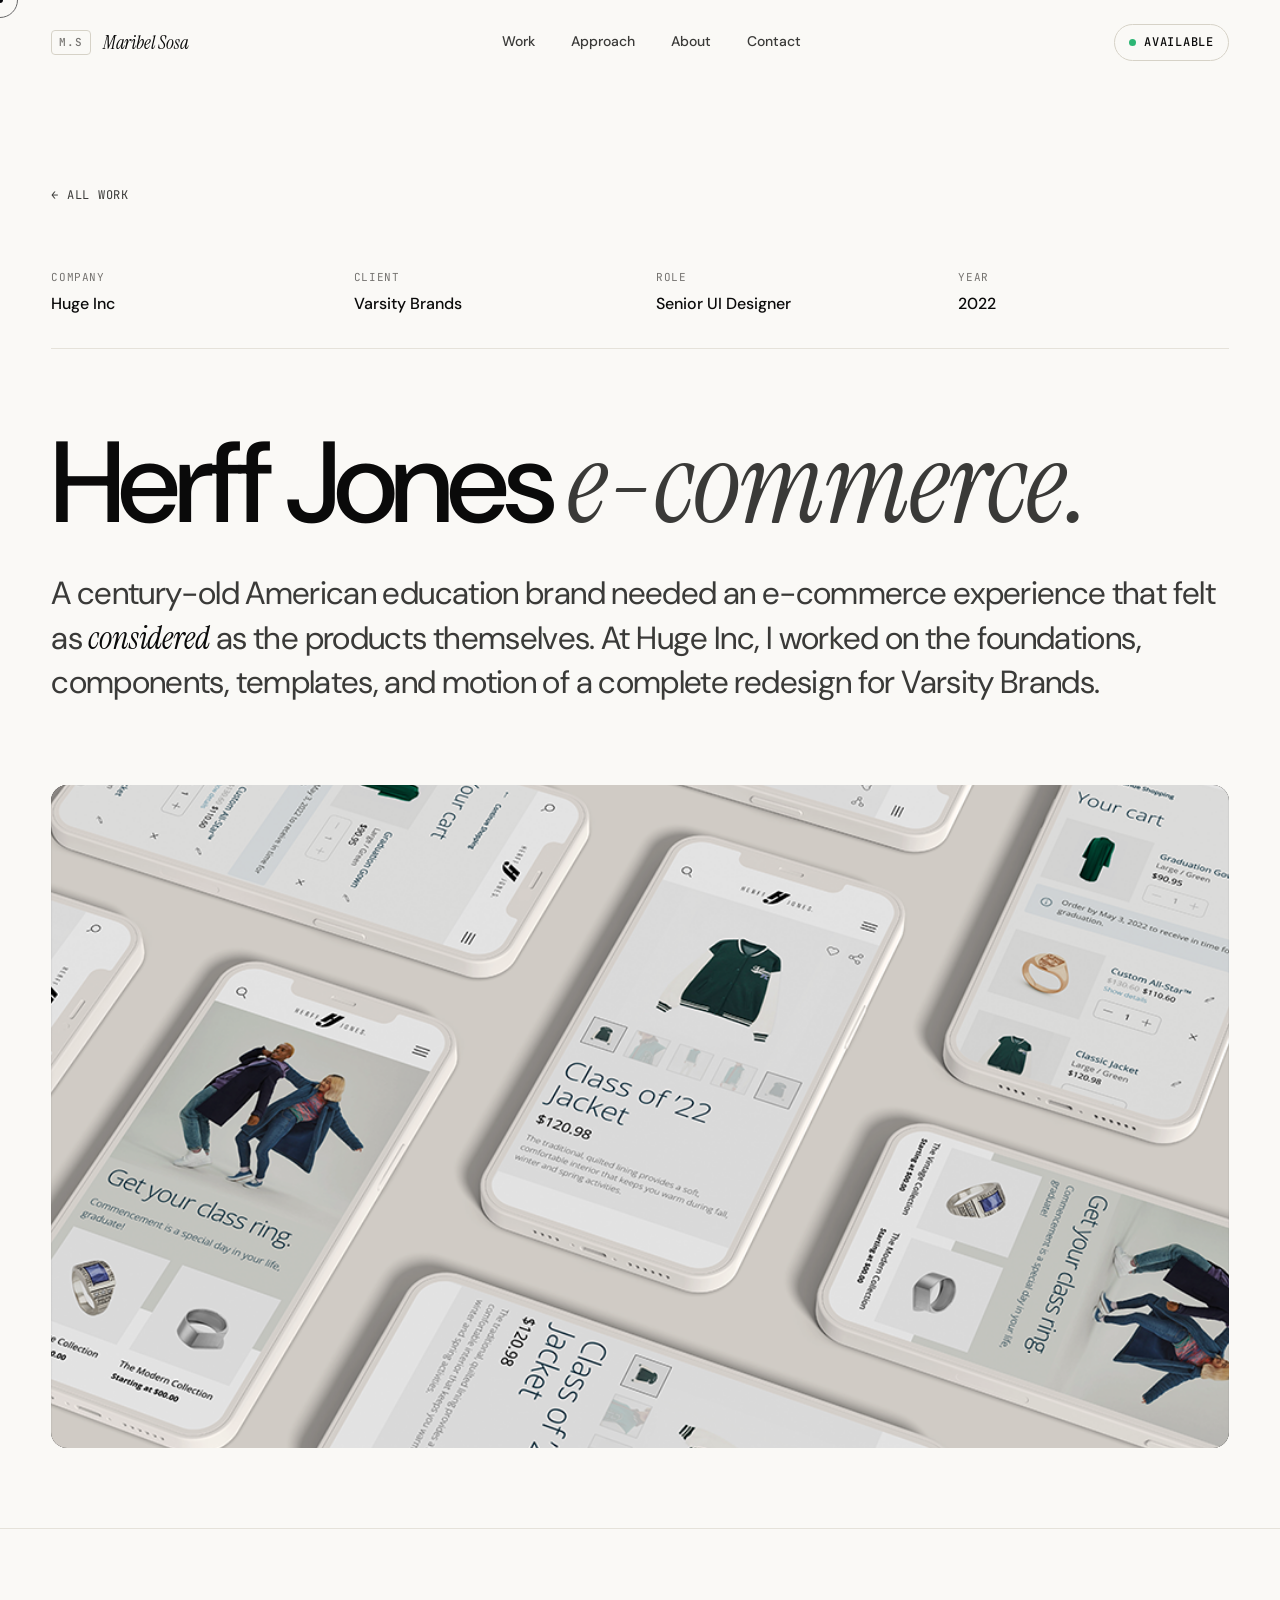
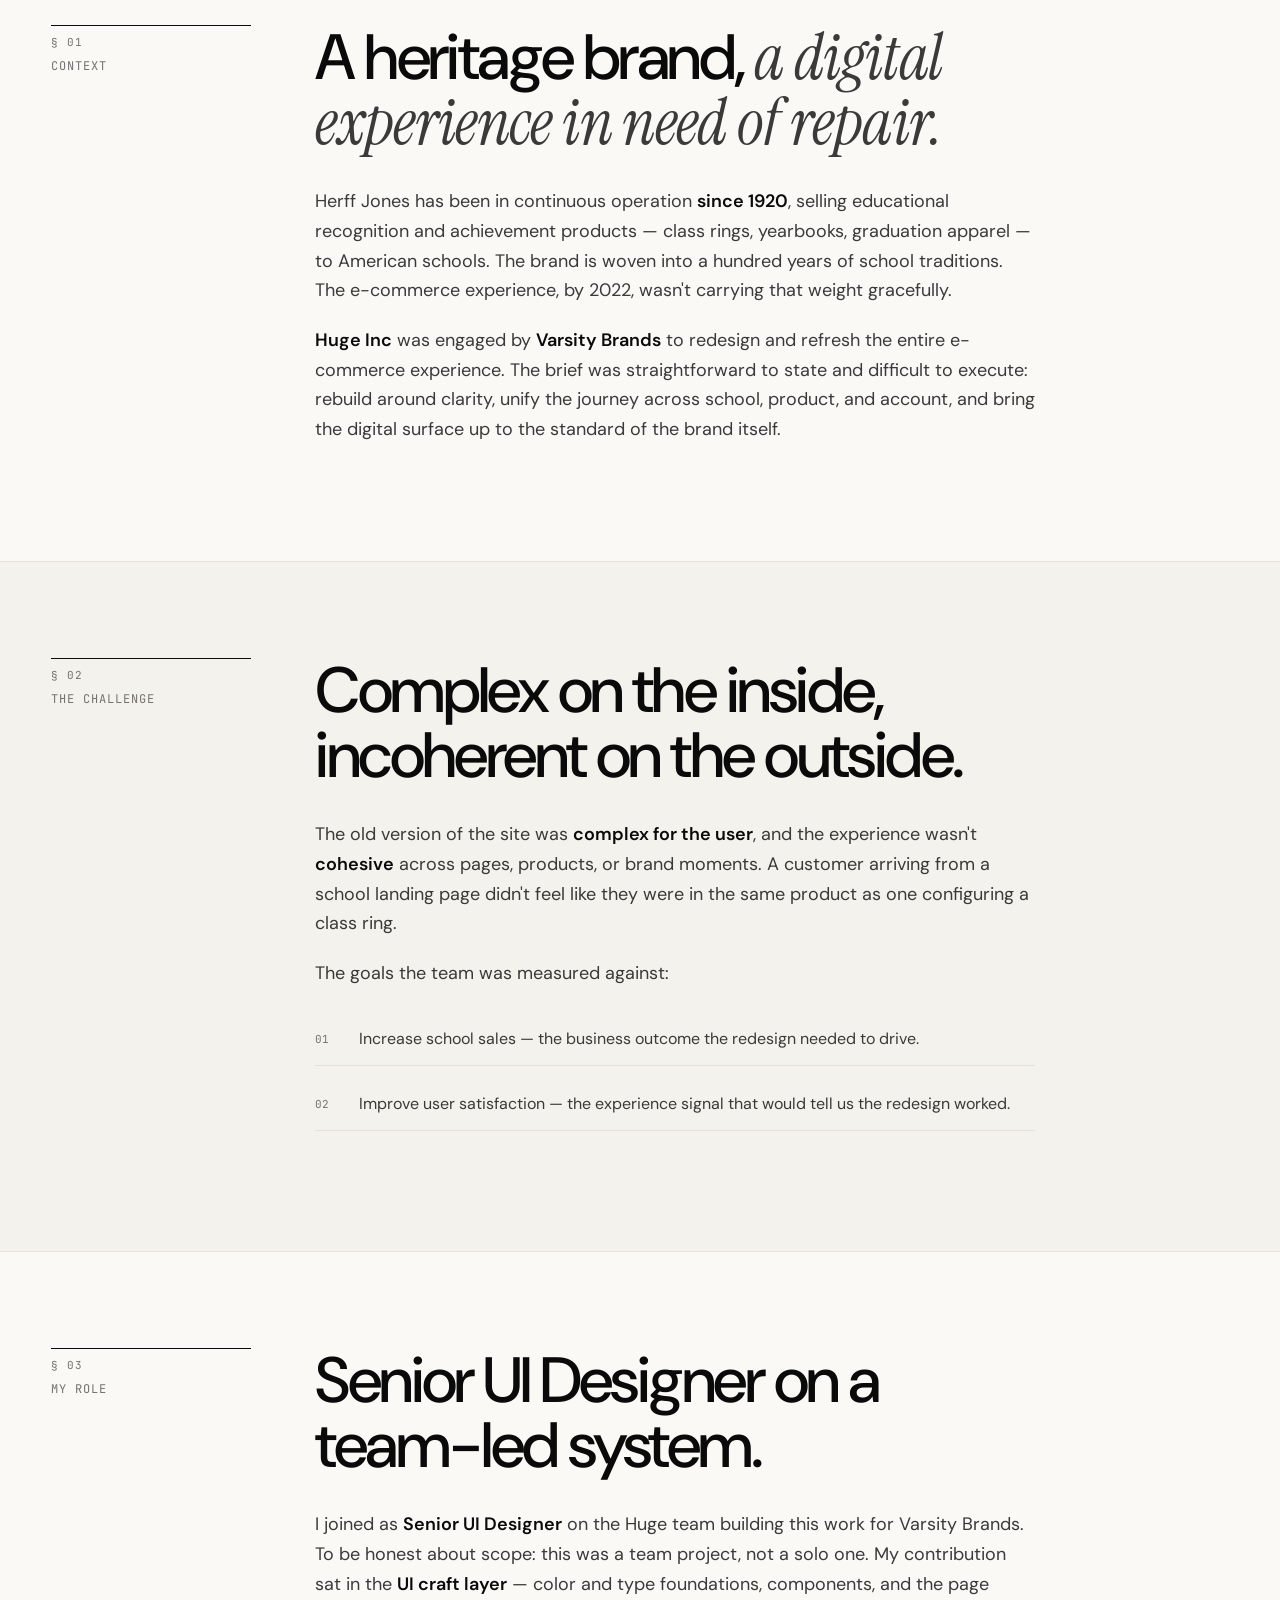
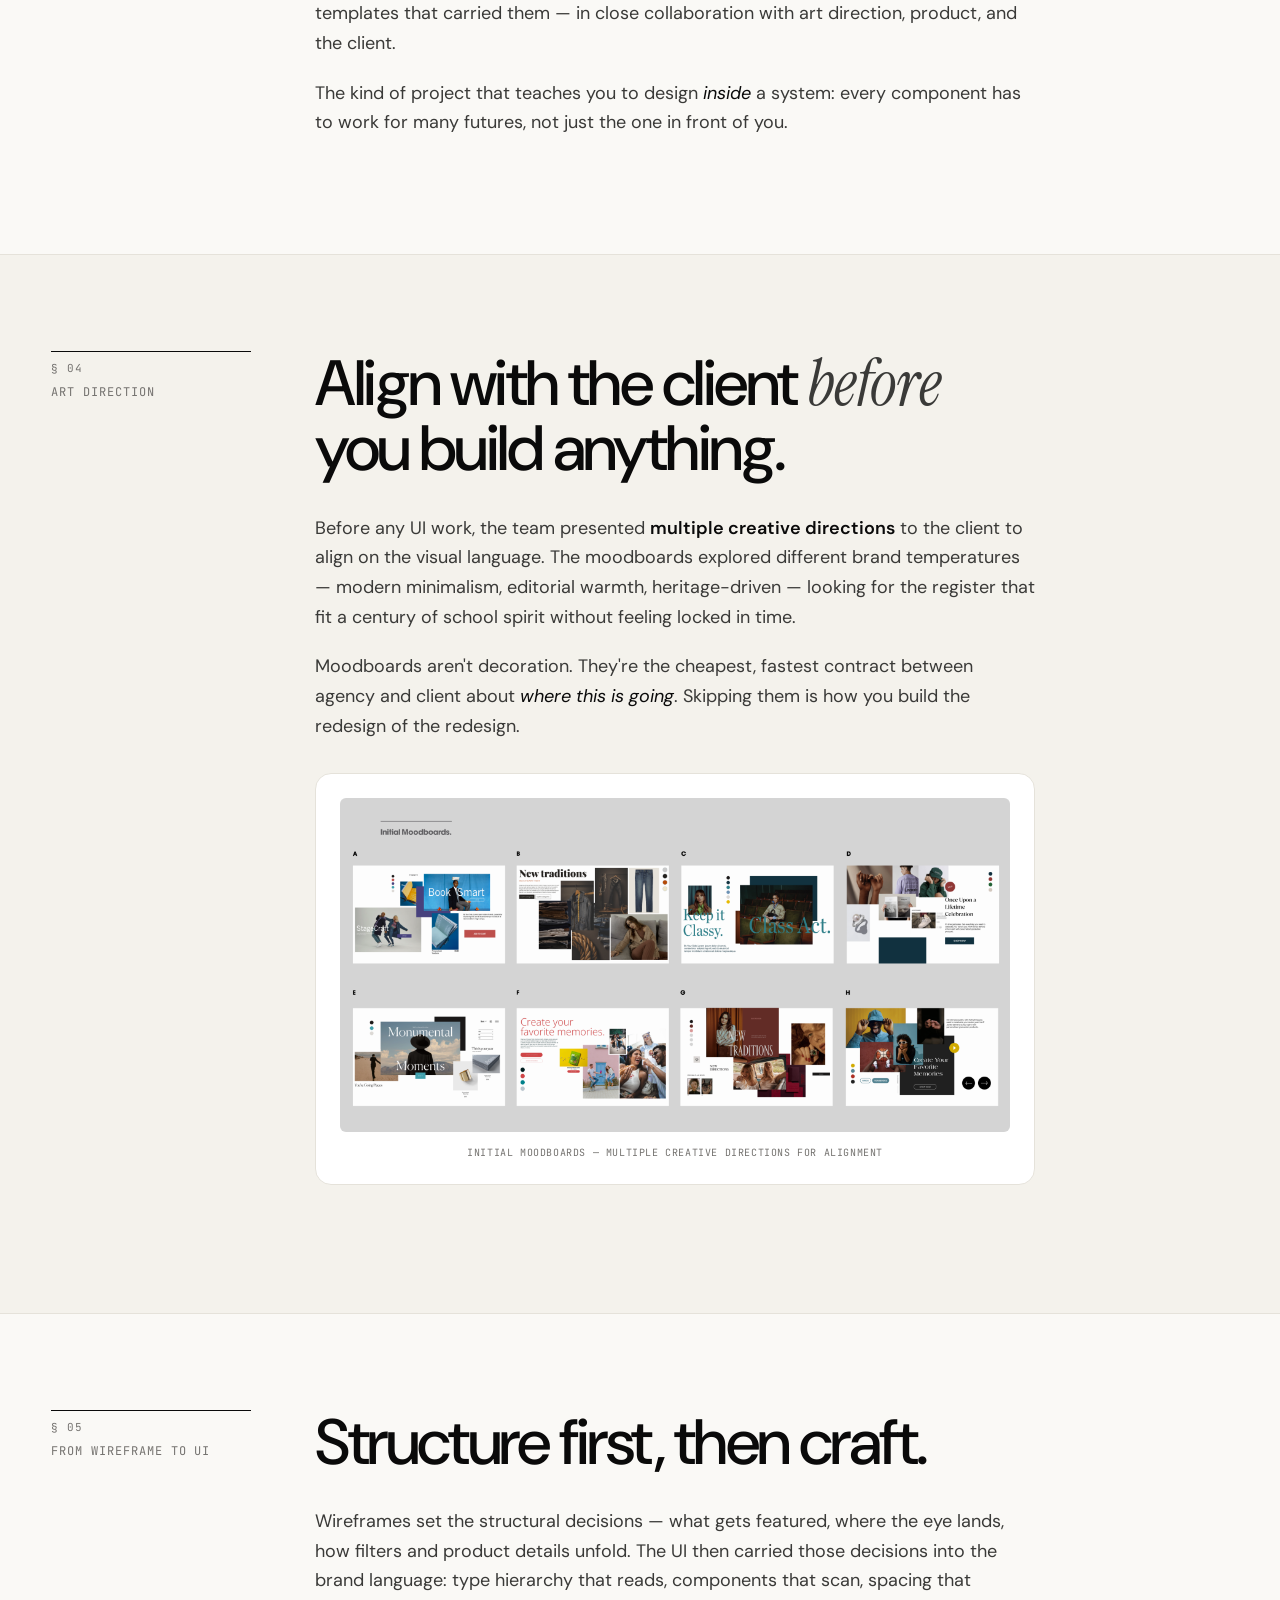
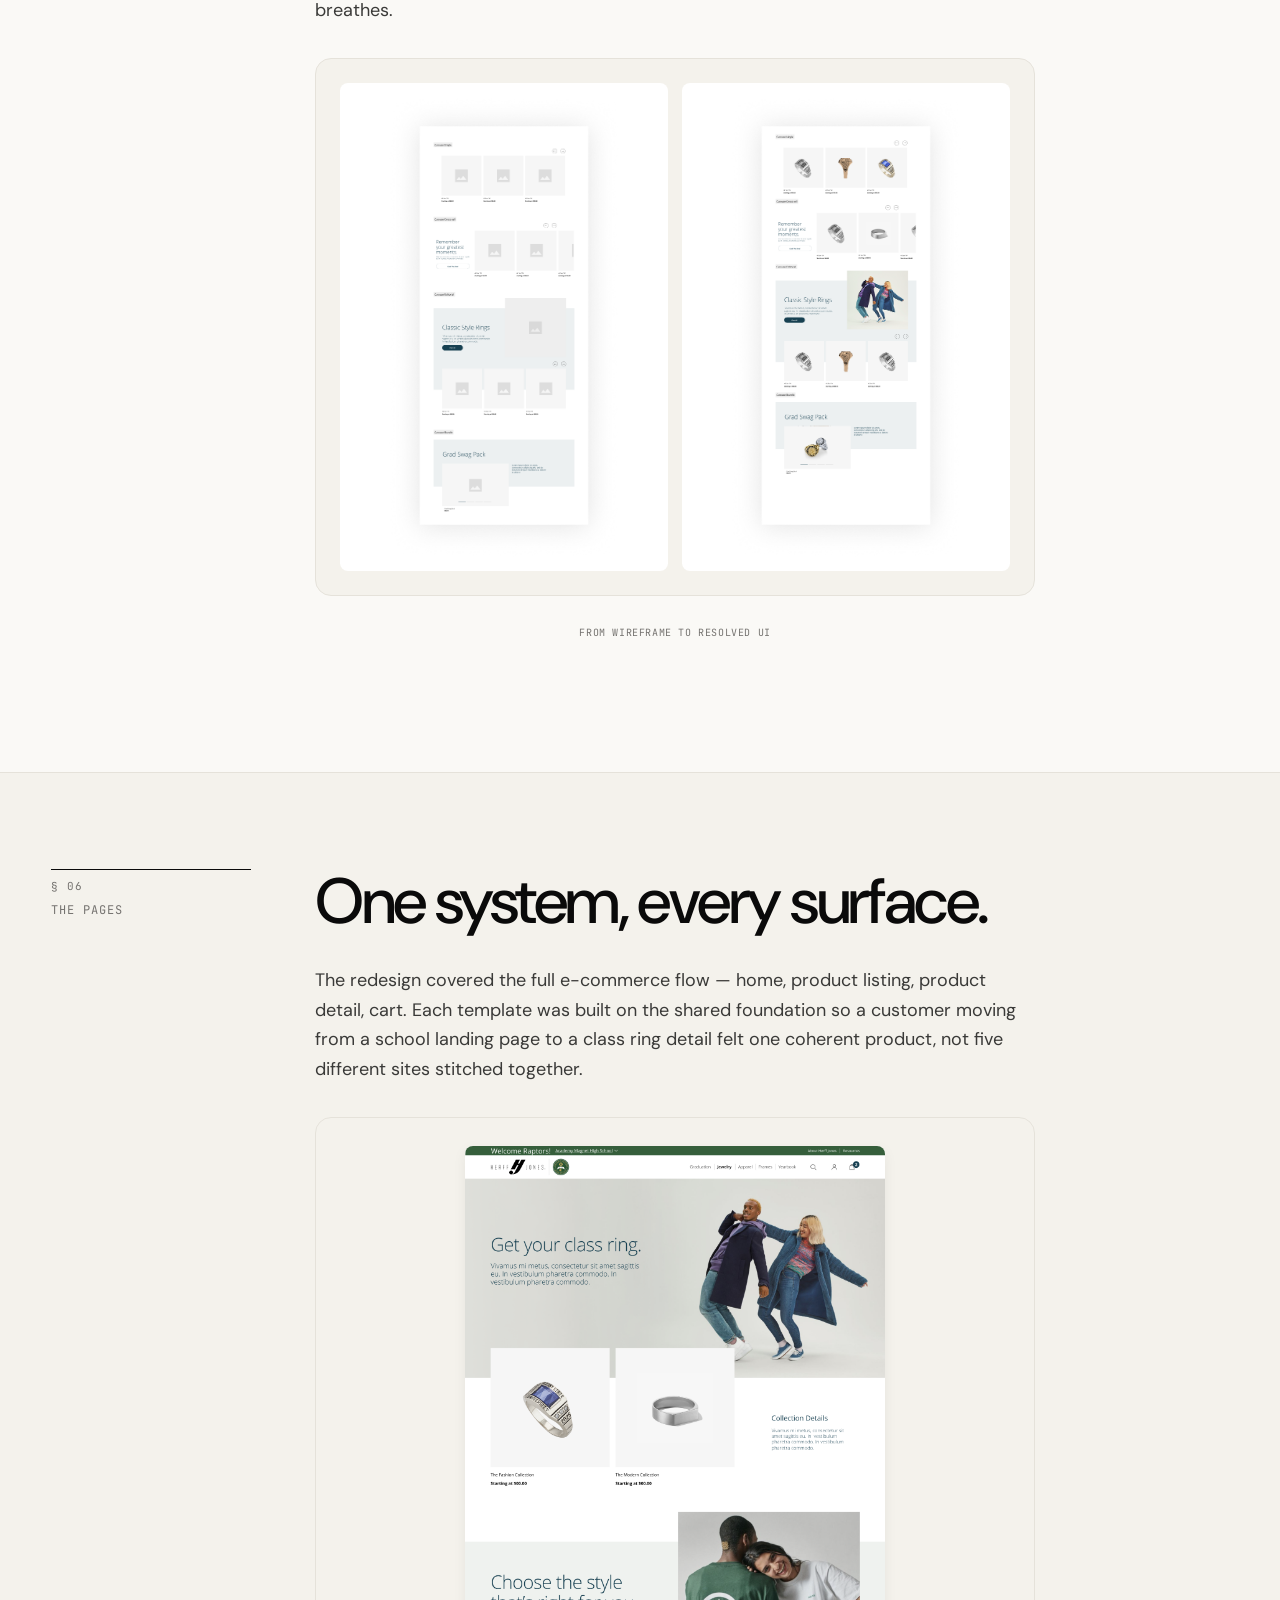
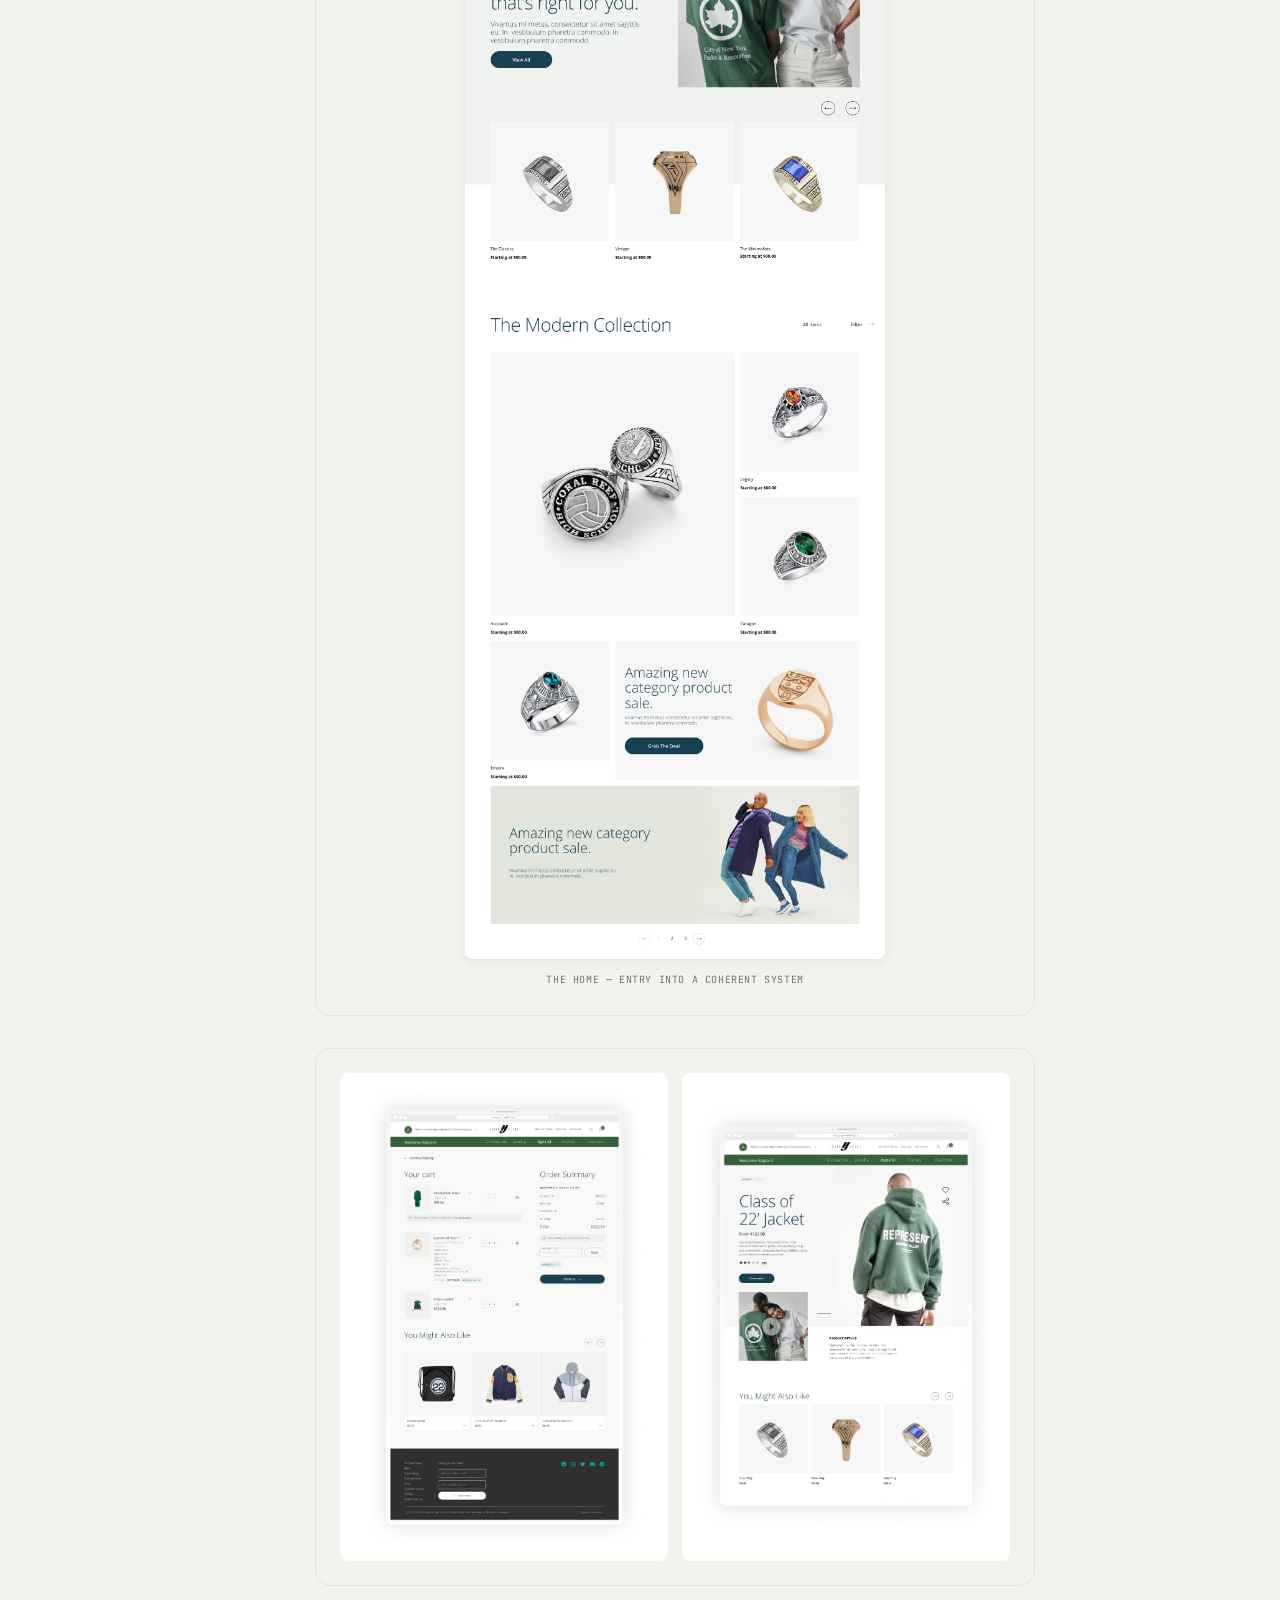
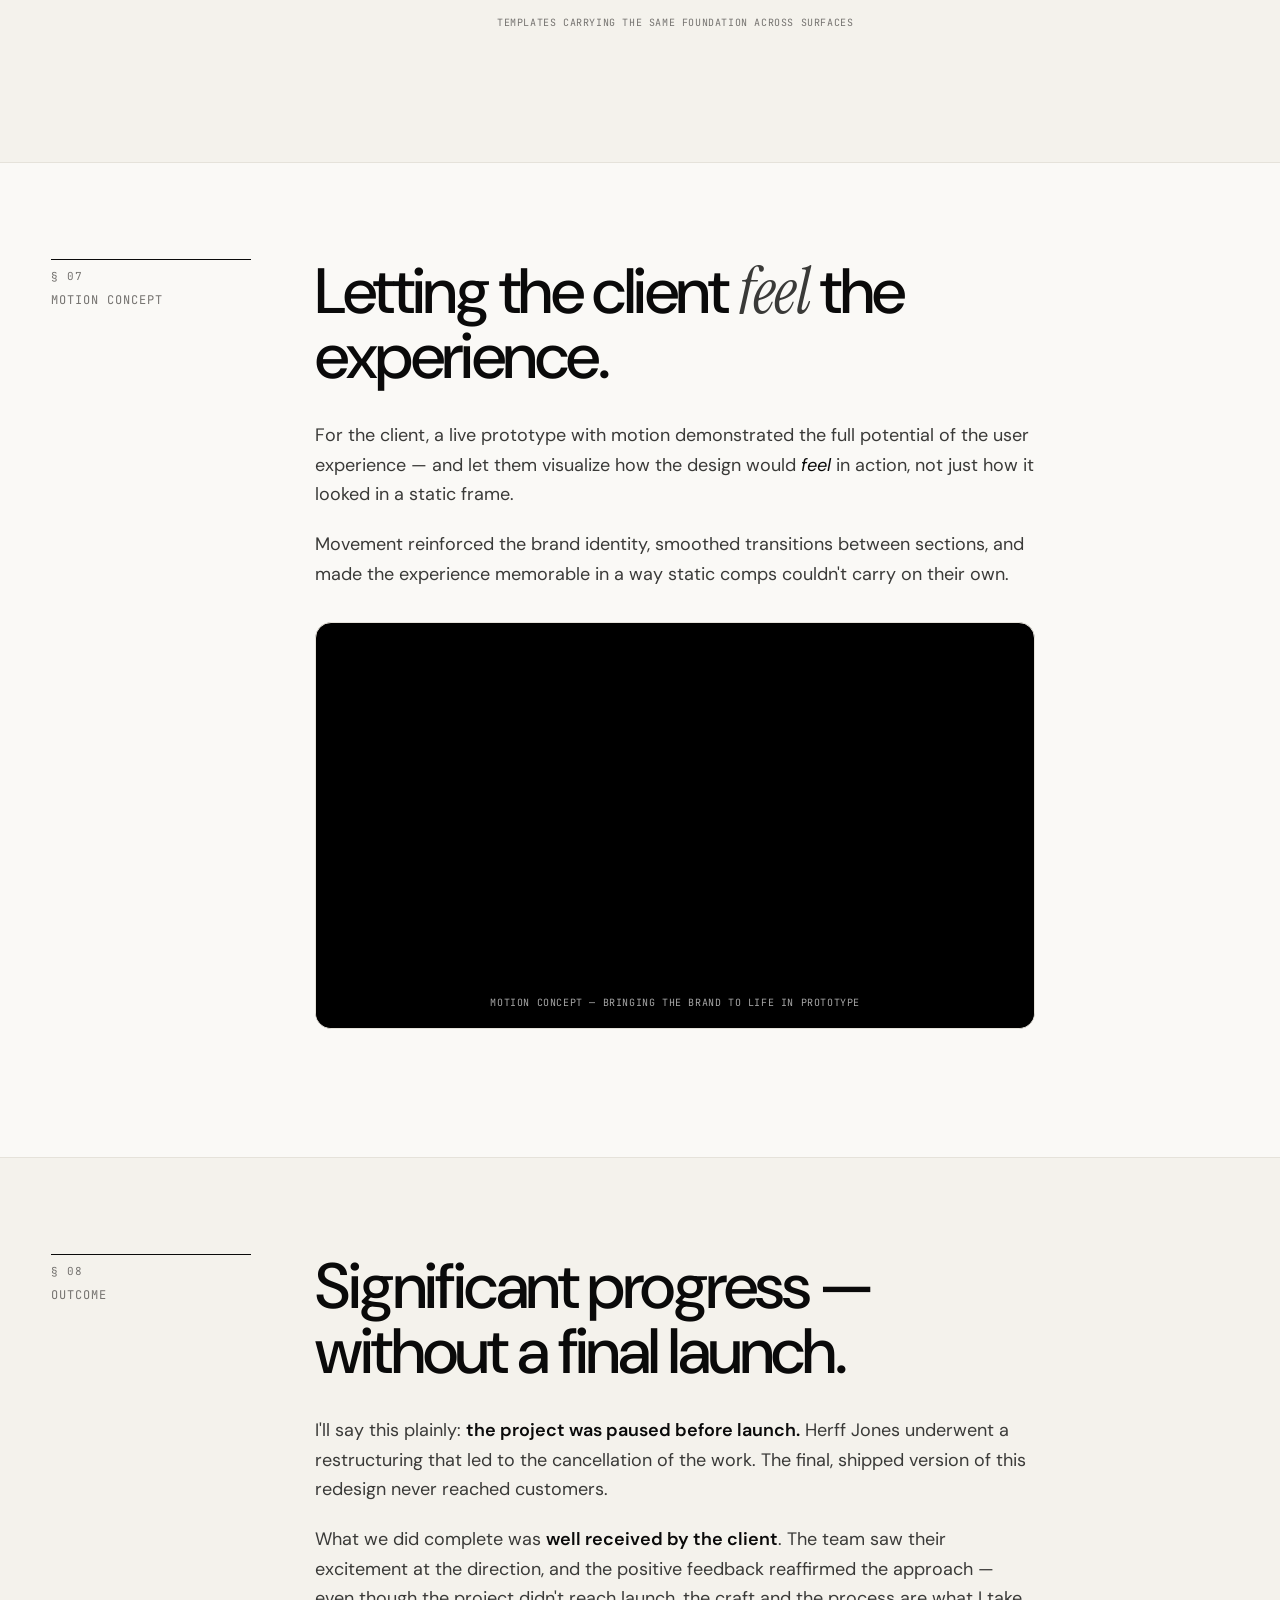
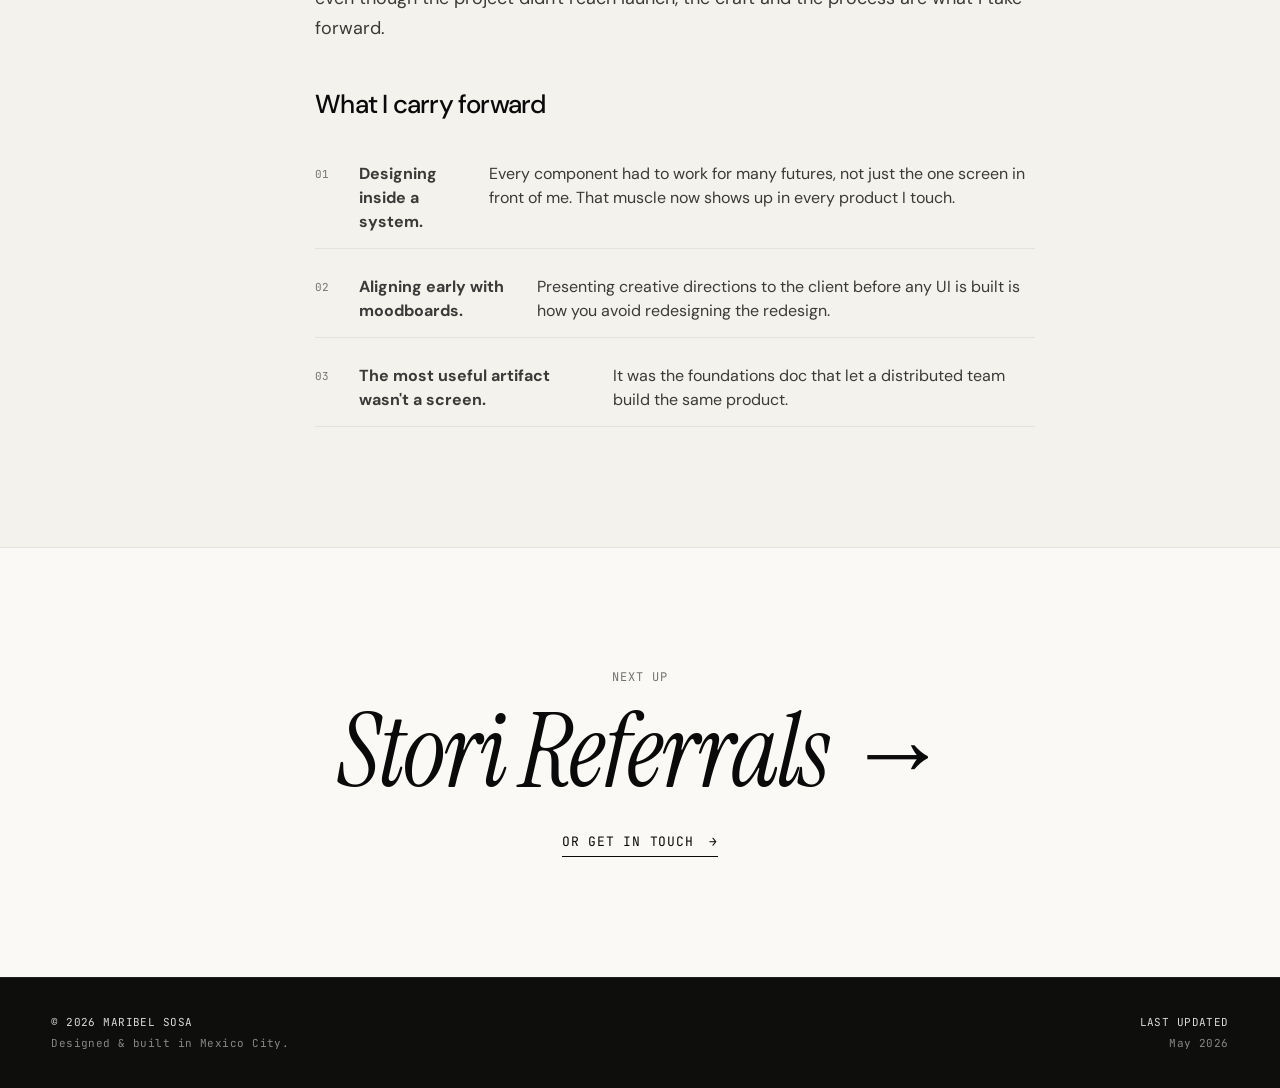
<file: maribel-portfolio/preview-herff-jones-single.html>
<!DOCTYPE html>
<html lang="en">
<head>
  <meta charset="UTF-8" />
  <meta name="viewport" content="width=device-width, initial-scale=1.0" />
  <title>Herff Jones e-commerce — Maribel Sosa</title>
  <link rel="icon" type="image/svg+xml" href="favicon.svg" />
  <meta name="description" content="A complete e-commerce redesign for Herff Jones, led at Huge Inc for Varsity Brands. Foundations, components, templates, and motion across a century-old American education brand." />

  <link rel="preconnect" href="https://fonts.googleapis.com" />
  <link rel="preconnect" href="https://fonts.gstatic.com" crossorigin />
  <link href="https://fonts.googleapis.com/css2?family=DM+Sans:opsz,wght@9..40,400;9..40,500;9..40,600&family=Instrument+Serif:ital@0;1&family=JetBrains+Mono:wght@400;500&display=swap" rel="stylesheet" />

  <style>
/* =============================================================
   Maribel Sosa — Portfolio
   Design system: Editorial minimalism + Product sophistication
   ============================================================= */

/* -------- Reset & base -------- */
*, *::before, *::after {
  box-sizing: border-box;
  margin: 0;
  padding: 0;
}

html {
  scroll-behavior: smooth;
  -webkit-font-smoothing: antialiased;
  -moz-osx-font-smoothing: grayscale;
}

body {
  font-family: var(--font-sans);
  font-size: 17px;
  line-height: 1.55;
  color: var(--ink);
  background: var(--bg);
  overflow-x: hidden;
  cursor: none;
}

img, svg { display: block; max-width: 100%; }
button { font: inherit; cursor: pointer; border: none; background: none; }
a { color: inherit; text-decoration: none; }
em, i { font-style: italic; }
ul { list-style: none; }

/* -------- Tokens -------- */
:root {
  /* Color */
  --bg: #FAF9F6;
  --bg-elevated: #F4F2EC;
  --bg-inverse: #0E0E0C;
  --ink: #0A0A0A;
  --ink-secondary: #3A3A38;
  --ink-muted: #757370;
  --ink-soft: #B8B5AE;
  --border: #E5E2DA;
  --border-strong: #D6D2C7;
  --accent: #FF5B27;
  --green: #2CB674;
  --green-deep: #0E3D2A;

  /* Typography */
  --font-sans: 'DM Sans', -apple-system, BlinkMacSystemFont, 'Segoe UI', sans-serif;
  --font-display: 'DM Sans', -apple-system, BlinkMacSystemFont, sans-serif;
  --font-serif: 'Instrument Serif', 'Times New Roman', Georgia, serif;
  --font-mono: 'JetBrains Mono', ui-monospace, 'SF Mono', Menlo, monospace;

  /* Layout */
  --gutter: clamp(20px, 4vw, 64px);
  --max-width: 1440px;
  --content-width: 1200px;
  --reading-width: 720px;

  /* Motion */
  --ease-out: cubic-bezier(0.22, 1, 0.36, 1);
  --ease-in-out: cubic-bezier(0.65, 0, 0.35, 1);
  --duration-fast: 240ms;
  --duration-base: 480ms;
  --duration-slow: 800ms;
}

/* -------- Selection -------- */
::selection {
  background: var(--ink);
  color: var(--bg);
}

/* -------- Custom cursor -------- */
.cursor, .cursor-trail {
  position: fixed;
  top: 0;
  left: 0;
  pointer-events: none;
  z-index: 9999;
  border-radius: 50%;
  transition: transform 60ms linear, width 200ms var(--ease-out), height 200ms var(--ease-out), opacity 200ms;
  mix-blend-mode: difference;
}
.cursor {
  width: 6px;
  height: 6px;
  background: #fff;
  transform: translate(-50%, -50%);
}
.cursor-trail {
  width: 36px;
  height: 36px;
  border: 1px solid #fff;
  transform: translate(-50%, -50%);
  opacity: 0.6;
}
.cursor.is-hover { width: 14px; height: 14px; }
.cursor-trail.is-hover { width: 64px; height: 64px; opacity: 0.9; }
.cursor.is-hidden, .cursor-trail.is-hidden { opacity: 0; }

@media (hover: none), (max-width: 900px) {
  .cursor, .cursor-trail { display: none; }
  body { cursor: auto; }
}

/* -------- Typography utilities -------- */
.display {
  font-family: var(--font-display);
  font-weight: 500;
  letter-spacing: -0.04em;
  line-height: 0.98;
}

/* Serif italic as accent — used inside <em> in display headlines */
.hero__word em,
.section-head__title em,
.case-title em,
.case-h2 em,
.contact__headline em,
.case-next__title,
.case-pull,
.about__paragraph strong {
  font-family: var(--font-serif);
  font-style: italic;
  font-weight: 400;
  letter-spacing: -0.01em;
}

.eyebrow {
  display: inline-flex;
  align-items: center;
  gap: 10px;
  font-family: var(--font-mono);
  font-size: 12px;
  font-weight: 500;
  text-transform: uppercase;
  letter-spacing: 0.08em;
  color: var(--ink-secondary);
}
.eyebrow--inverse {
  color: rgba(255,255,255,0.85);
}
.eyebrow__dot {
  display: inline-block;
  width: 6px;
  height: 6px;
  border-radius: 50%;
  background: var(--ink);
  position: relative;
}
.eyebrow__dot::after {
  content: '';
  position: absolute;
  inset: -4px;
  border: 1px solid var(--ink);
  border-radius: 50%;
  opacity: 0.3;
  animation: pulse 2.4s ease-in-out infinite;
}
.eyebrow__dot--green { background: var(--green); }
.eyebrow__dot--green::after { border-color: var(--green); }

@keyframes pulse {
  0%, 100% { transform: scale(1); opacity: 0.3; }
  50% { transform: scale(1.6); opacity: 0; }
}

.tag {
  display: inline-block;
  padding: 6px 12px;
  border: 1px solid var(--border-strong);
  border-radius: 999px;
  font-family: var(--font-mono);
  font-size: 11px;
  font-weight: 500;
  letter-spacing: 0.04em;
  text-transform: uppercase;
  color: var(--ink-secondary);
  background: transparent;
}
.tag--ghost {
  border-style: dashed;
  color: var(--ink-muted);
}

/* =============================================================
   NAV
   ============================================================= */
.nav {
  position: fixed;
  top: 0;
  left: 0;
  right: 0;
  z-index: 100;
  padding: 24px var(--gutter);
  transition: background var(--duration-base) var(--ease-out), backdrop-filter var(--duration-base);
}
.nav.is-scrolled {
  background: rgba(250, 249, 246, 0.78);
  backdrop-filter: blur(16px);
  -webkit-backdrop-filter: blur(16px);
  border-bottom: 1px solid var(--border);
}
.nav__inner {
  max-width: var(--max-width);
  margin: 0 auto;
  display: flex;
  align-items: center;
  justify-content: space-between;
  gap: 32px;
}
.nav__brand {
  display: inline-flex;
  align-items: center;
  gap: 12px;
  font-family: var(--font-display);
  font-size: 17px;
  font-weight: 500;
  letter-spacing: -0.02em;
}
.nav__brand-mark {
  font-family: var(--font-mono);
  font-size: 11px;
  letter-spacing: 0.08em;
  color: var(--ink-muted);
  border: 1px solid var(--border-strong);
  padding: 3px 7px;
  border-radius: 4px;
  font-weight: 500;
}
.nav__brand-name {
  font-family: var(--font-serif);
  font-style: italic;
  font-weight: 400;
  font-size: 19px;
  letter-spacing: -0.01em;
}
.nav__menu {
  display: flex;
  gap: 36px;
}
.nav__link {
  font-family: var(--font-sans);
  font-size: 14px;
  font-weight: 500;
  color: var(--ink-secondary);
  position: relative;
  transition: color var(--duration-fast);
}
.nav__link::after {
  content: '';
  position: absolute;
  left: 0;
  right: 0;
  bottom: -4px;
  height: 1px;
  background: var(--ink);
  transform: scaleX(0);
  transform-origin: left;
  transition: transform var(--duration-base) var(--ease-out);
}
.nav__link:hover { color: var(--ink); }
.nav__link:hover::after { transform: scaleX(1); }

.nav__cta {
  display: inline-flex;
  align-items: center;
  gap: 8px;
  padding: 8px 14px;
  border: 1px solid var(--border-strong);
  border-radius: 999px;
  font-family: var(--font-mono);
  font-size: 12px;
  font-weight: 500;
  text-transform: uppercase;
  letter-spacing: 0.06em;
  color: var(--ink);
  transition: background var(--duration-fast), border-color var(--duration-fast);
}
.nav__cta:hover {
  background: var(--ink);
  color: var(--bg);
  border-color: var(--ink);
}
.status-dot {
  width: 7px;
  height: 7px;
  border-radius: 50%;
  background: var(--green);
  box-shadow: 0 0 0 0 rgba(44, 182, 116, 0.6);
  animation: status 2s ease-in-out infinite;
}
@keyframes status {
  0%, 100% { box-shadow: 0 0 0 0 rgba(44, 182, 116, 0.6); }
  50% { box-shadow: 0 0 0 6px rgba(44, 182, 116, 0); }
}

@media (max-width: 768px) {
  .nav__menu { display: none; }
}

/* =============================================================
   HERO
   ============================================================= */
.hero {
  min-height: 100vh;
  padding: 160px var(--gutter) 80px;
  display: flex;
  align-items: center;
  position: relative;
}
.hero__grid {
  max-width: var(--max-width);
  width: 100%;
  margin: 0 auto;
  display: grid;
  grid-template-columns: 1fr;
  gap: 64px;
  position: relative;
}
.hero__meta { grid-row: 1; }
.hero__headline {
  font-family: var(--font-display);
  font-weight: 500;
  font-size: clamp(54px, 10.5vw, 168px);
  line-height: 0.94;
  letter-spacing: -0.045em;
  color: var(--ink);
  max-width: 14ch;
}
.hero__line {
  display: block;
  overflow: hidden;
}
.hero__word {
  display: inline-block;
  transform: translateY(110%);
  opacity: 0;
  animation: heroReveal 1100ms var(--ease-out) forwards;
}
.hero__word em { color: var(--ink-secondary); }

.hero__line:nth-child(1) .hero__word { animation-delay: 100ms; }
.hero__line:nth-child(2) .hero__word:nth-child(1) { animation-delay: 200ms; }
.hero__line:nth-child(2) .hero__word:nth-child(2) { animation-delay: 280ms; }
.hero__line:nth-child(3) .hero__word:nth-child(1) { animation-delay: 360ms; }
.hero__line:nth-child(3) .hero__word:nth-child(2) { animation-delay: 440ms; }
.hero__line:nth-child(4) .hero__word:nth-child(1) { animation-delay: 520ms; }
.hero__line:nth-child(4) .hero__word:nth-child(2) { animation-delay: 600ms; }

@keyframes heroReveal {
  to { transform: translateY(0); opacity: 1; }
}

.hero__intro {
  max-width: 56ch;
  margin-left: auto;
  opacity: 0;
  transform: translateY(20px);
  animation: fadeUp 900ms var(--ease-out) 800ms forwards;
}
.hero__intro-text {
  font-size: 19px;
  line-height: 1.6;
  color: var(--ink-secondary);
}
.hero__intro-text strong {
  color: var(--ink);
  font-weight: 600;
}
.hero__intro-text a {
  color: var(--ink);
  border-bottom: 1px solid var(--ink);
  font-weight: 500;
  transition: opacity var(--duration-fast);
}
.hero__intro-text a:hover { opacity: 0.6; }

.hero__footer {
  display: grid;
  grid-template-columns: repeat(3, minmax(0, 1fr));
  gap: 32px;
  border-top: 1px solid var(--border);
  padding-top: 28px;
  opacity: 0;
  animation: fadeUp 900ms var(--ease-out) 1000ms forwards;
}
.hero__footer-item {
  display: flex;
  flex-direction: column;
  gap: 6px;
}
.hero__footer-label {
  font-family: var(--font-mono);
  font-size: 11px;
  letter-spacing: 0.08em;
  text-transform: uppercase;
  color: var(--ink-muted);
}
.hero__footer-value {
  font-family: var(--font-sans);
  font-size: 15px;
  font-weight: 500;
  color: var(--ink);
}

.hero__scroll-indicator {
  position: absolute;
  bottom: -40px;
  right: 0;
  display: flex;
  flex-direction: column;
  align-items: center;
  gap: 12px;
  opacity: 0;
  animation: fadeUp 800ms var(--ease-out) 1300ms forwards;
}
.hero__scroll-line {
  width: 1px;
  height: 60px;
  background: linear-gradient(to bottom, var(--ink) 0%, transparent 100%);
  position: relative;
  overflow: hidden;
}
.hero__scroll-line::after {
  content: '';
  position: absolute;
  inset: 0;
  background: var(--bg);
  transform: translateY(-100%);
  animation: scrollLine 2.4s ease-in-out infinite;
}
@keyframes scrollLine {
  0% { transform: translateY(-100%); }
  100% { transform: translateY(100%); }
}
.hero__scroll-text {
  font-family: var(--font-mono);
  font-size: 10px;
  letter-spacing: 0.1em;
  text-transform: uppercase;
  color: var(--ink-muted);
  writing-mode: vertical-rl;
  transform: rotate(180deg);
}

@keyframes fadeUp {
  to { opacity: 1; transform: translateY(0); }
}

@media (max-width: 768px) {
  .hero__footer { grid-template-columns: 1fr; gap: 16px; }
  .hero__scroll-indicator { display: none; }
}

/* =============================================================
   SECTION HEAD
   ============================================================= */
.section-head {
  max-width: var(--max-width);
  margin: 0 auto 80px;
  padding: 0 var(--gutter);
  display: grid;
  grid-template-columns: 100px 1fr;
  gap: 64px;
  align-items: start;
}
.section-head__index {
  font-family: var(--font-mono);
  font-size: 12px;
  font-weight: 500;
  letter-spacing: 0.06em;
  color: var(--ink-muted);
  padding-top: 14px;
  border-top: 1px solid var(--ink);
  display: inline-block;
}
.section-head__title {
  font-family: var(--font-display);
  font-weight: 500;
  font-size: clamp(44px, 6vw, 88px);
  letter-spacing: -0.04em;
  line-height: 0.98;
  color: var(--ink);
  max-width: 12ch;
}
.section-head__lede {
  grid-column: 2;
  font-size: 18px;
  line-height: 1.55;
  color: var(--ink-secondary);
  max-width: 60ch;
  margin-top: 24px;
}

@media (max-width: 768px) {
  .section-head { grid-template-columns: 1fr; gap: 16px; }
  .section-head__lede { grid-column: 1; }
}

/* =============================================================
   WORK
   ============================================================= */
.work {
  padding: 120px 0;
}
.work__list {
  max-width: var(--max-width);
  margin: 0 auto;
  padding: 0 var(--gutter);
  display: flex;
  flex-direction: column;
}

.project {
  display: grid;
  grid-template-columns: 100px 1fr 1fr;
  gap: 40px 64px;
  padding: 56px 0;
  border-top: 1px solid var(--border);
  position: relative;
  transition: opacity var(--duration-base);
}
.project:last-of-type { border-bottom: 1px solid var(--border); }
.project--placeholder { opacity: 0.55; }

.project__index {
  display: flex;
  flex-direction: column;
  gap: 6px;
}
.project__num {
  font-family: var(--font-mono);
  font-size: 13px;
  font-weight: 500;
  color: var(--ink);
  letter-spacing: 0.04em;
}
.project__year {
  font-family: var(--font-mono);
  font-size: 11px;
  color: var(--ink-muted);
  letter-spacing: 0.06em;
  text-transform: uppercase;
}

.project__content {
  display: flex;
  flex-direction: column;
  gap: 20px;
  max-width: 56ch;
}
.project__meta {
  display: flex;
  flex-wrap: wrap;
  gap: 8px;
}
.project__title {
  font-family: var(--font-display);
  font-weight: 500;
  font-size: clamp(36px, 4.5vw, 64px);
  letter-spacing: -0.035em;
  line-height: 1;
  color: var(--ink);
  transition: transform var(--duration-base) var(--ease-out);
}
.project__title--ghost {
  color: var(--ink-muted);
  font-family: var(--font-serif);
  font-style: italic;
  font-weight: 400;
}
.project__summary {
  font-size: 17px;
  line-height: 1.6;
  color: var(--ink-secondary);
}
.project__summary--ghost { color: var(--ink-muted); }

.project__metrics {
  display: grid;
  grid-template-columns: repeat(3, 1fr);
  gap: 16px;
  margin-top: 12px;
  border-top: 1px solid var(--border);
  padding-top: 24px;
}
.metric {
  display: flex;
  flex-direction: column;
  gap: 4px;
}
.metric__value {
  font-family: var(--font-display);
  font-size: 28px;
  font-weight: 500;
  letter-spacing: -0.03em;
  line-height: 1;
  color: var(--ink);
}
.metric__label {
  font-family: var(--font-mono);
  font-size: 10px;
  letter-spacing: 0.06em;
  text-transform: uppercase;
  color: var(--ink-muted);
  line-height: 1.3;
}

.project__visual {
  align-self: center;
  position: relative;
  transition: transform var(--duration-slow) var(--ease-out);
}
.project__visual-frame {
  aspect-ratio: 4/3;
  background: var(--bg-elevated);
  border-radius: 12px;
  border: 1px solid var(--border);
  overflow: hidden;
  position: relative;
  display: flex;
  align-items: center;
  justify-content: center;
  transition: transform var(--duration-base) var(--ease-out);
}
.project__visual-frame--stori {
  background: linear-gradient(135deg, #0E3D2A 0%, #0a2d1f 100%);
}
.project__visual-frame--ghost {
  background: var(--bg-elevated);
  border-style: dashed;
}

.project:hover .project__visual-frame { transform: scale(1.02); }
.project:hover .project__title { transform: translateX(4px); }

.project__cta {
  grid-column: 2;
  display: inline-flex;
  align-items: center;
  gap: 12px;
  margin-top: 16px;
  font-family: var(--font-mono);
  font-size: 13px;
  font-weight: 500;
  letter-spacing: 0.04em;
  text-transform: uppercase;
  color: var(--ink);
  align-self: start;
}
.project__cta .arrow {
  display: inline-block;
  transition: transform var(--duration-base) var(--ease-out);
}
.project:hover .project__cta .arrow { transform: translateX(8px); }

a.project { display: grid; }

@media (max-width: 1024px) {
  .project { grid-template-columns: 60px 1fr; }
  .project__visual { grid-column: 1 / -1; order: 3; margin-top: 16px; }
  .project__cta { grid-column: 1 / -1; }
  .project__metrics { grid-template-columns: repeat(3, 1fr); }
}
@media (max-width: 600px) {
  .project { grid-template-columns: 1fr; gap: 24px; padding: 40px 0; }
  .project__metrics { grid-template-columns: 1fr 1fr; }
  .project__cta { grid-column: 1; }
}

/* =============================================================
   PHONE MOCKUPS (CSS-only)
   ============================================================= */
.phone-stack {
  position: relative;
  display: flex;
  gap: 16px;
  padding: 32px;
  align-items: center;
  justify-content: center;
  width: 100%;
  height: 100%;
}
.phone {
  width: 140px;
  aspect-ratio: 9 / 19;
  border-radius: 22px;
  background: #fff;
  padding: 8px;
  box-shadow: 0 30px 60px -20px rgba(0,0,0,0.45);
  flex-shrink: 0;
  transform-origin: center;
  transition: transform var(--duration-slow) var(--ease-out);
}
.phone--1 { transform: rotate(-4deg) translateY(-8px); }
.phone--2 { transform: rotate(4deg) translateY(8px); }
.project:hover .phone--1 { transform: rotate(-6deg) translateY(-14px); }
.project:hover .phone--2 { transform: rotate(6deg) translateY(14px); }

.phone__screen {
  width: 100%;
  height: 100%;
  background: #fff;
  border-radius: 16px;
  padding: 12px 8px;
  display: flex;
  flex-direction: column;
  gap: 8px;
  overflow: hidden;
  position: relative;
}
.phone__screen--mission { background: #0E3D2A; }
.phone__screen--medals { background: #0E3D2A; }

.phone__bar {
  display: flex;
  justify-content: center;
  padding: 4px 0;
}
.phone__bar span {
  width: 28px;
  height: 3px;
  background: rgba(255,255,255,0.3);
  border-radius: 2px;
}
.phone__title {
  font-family: var(--font-sans);
  color: #fff;
  font-size: 10px;
  font-weight: 600;
  text-align: center;
  margin-bottom: 4px;
}
.phone__card {
  background: #fff;
  border-radius: 8px;
  padding: 8px;
  display: flex;
  align-items: center;
  gap: 8px;
}
.phone__card--green {
  background: rgba(255,255,255,0.95);
}
.phone__card--dark {
  background: rgba(255,255,255,0.08);
  border: 1px solid rgba(255,255,255,0.15);
}
.phone__icon {
  width: 22px;
  height: 22px;
  border-radius: 50%;
  background: var(--green);
  color: #fff;
  display: flex;
  align-items: center;
  justify-content: center;
  font-size: 12px;
  font-weight: 700;
  flex-shrink: 0;
}
.phone__icon--circle {
  background: var(--green);
  border: 2px solid rgba(255,255,255,0.2);
}
.phone__lines { display: flex; flex-direction: column; gap: 4px; flex: 1; }
.phone__line {
  height: 4px;
  background: var(--ink);
  opacity: 0.85;
  border-radius: 2px;
}
.phone__line--lg { width: 70%; }
.phone__line--sm { width: 45%; height: 3px; opacity: 0.5; }
.phone__line--light { background: #fff; }

.phone__list { display: flex; flex-direction: column; gap: 4px; margin-top: 4px; }
.phone__list-item {
  height: 14px;
  background: rgba(255,255,255,0.08);
  border-radius: 4px;
}
.phone__list-item--active {
  background: rgba(44, 182, 116, 0.25);
  border-left: 2px solid var(--green);
}

.phone__grid {
  display: grid;
  grid-template-columns: repeat(3, 1fr);
  gap: 4px;
  margin-top: 4px;
}
.phone__grid-cell {
  aspect-ratio: 1;
  background: rgba(255,255,255,0.06);
  border-radius: 4px;
}
.phone__grid-cell--won {
  background: rgba(44, 182, 116, 0.4);
  border: 1px solid var(--green);
}

.phone__cta {
  margin-top: auto;
  padding: 6px;
  background: var(--green);
  color: #fff;
  text-align: center;
  border-radius: 16px;
  font-size: 8px;
  font-weight: 600;
}

/* Home screen mockup variant */
.phone__screen--home {
  background: #F1F4F2;
  gap: 7px;
}
.phone__balance {
  background: var(--green-deep);
  border-radius: 9px;
  padding: 9px;
  display: flex;
  flex-direction: column;
  gap: 5px;
}
.phone__balance-label {
  height: 3px;
  width: 34%;
  background: rgba(255,255,255,0.4);
  border-radius: 2px;
}
.phone__balance-amount {
  height: 7px;
  width: 62%;
  background: #fff;
  border-radius: 2px;
}
.phone__actions {
  display: flex;
  gap: 5px;
  justify-content: space-between;
}
.phone__action {
  flex: 1;
  display: flex;
  flex-direction: column;
  align-items: center;
  gap: 4px;
}
.phone__action-dot {
  width: 18px;
  height: 18px;
  border-radius: 50%;
  background: rgba(44,182,116,0.16);
  border: 1px solid rgba(44,182,116,0.45);
}
.phone__action-label {
  height: 2px;
  width: 70%;
  background: rgba(14,61,42,0.25);
  border-radius: 1px;
}
.phone__products {
  display: flex;
  flex-direction: column;
  gap: 5px;
}
.phone__product {
  background: #fff;
  border: 1px solid rgba(14,61,42,0.07);
  border-radius: 7px;
  padding: 7px;
  display: flex;
  align-items: center;
  gap: 6px;
}
.phone__product-icon {
  width: 16px;
  height: 16px;
  border-radius: 5px;
  background: rgba(44,182,116,0.22);
  flex-shrink: 0;
}
.phone__product-lines {
  display: flex;
  flex-direction: column;
  gap: 3px;
  flex: 1;
}
.phone__product-line {
  height: 3px;
  background: rgba(14,61,42,0.5);
  border-radius: 2px;
}
.phone__product-line--sm {
  width: 50%;
  height: 2px;
  background: rgba(14,61,42,0.25);
}
.phone__section-label {
  height: 3px;
  width: 28%;
  background: rgba(14,61,42,0.3);
  border-radius: 2px;
  margin: 2px 0;
}
.phone__product-grid {
  display: grid;
  grid-template-columns: 1fr 1fr;
  gap: 5px;
}
.phone__product-tile {
  background: #fff;
  border: 1px solid rgba(14,61,42,0.07);
  border-radius: 7px;
  padding: 7px;
  display: flex;
  flex-direction: column;
  gap: 4px;
  aspect-ratio: 1.4;
}
.phone__product-tile .phone__product-icon { width: 14px; height: 14px; }

/* Savings / pension screen mockup variant (ProVida) */
.project__visual-frame--provida {
  background: linear-gradient(135deg, #1E3257 0%, #0E1B33 100%);
}
.phone__screen--savings {
  background: #15233F;
}
.phone__savings-card {
  background: rgba(255,255,255,0.07);
  border: 1px solid rgba(255,255,255,0.12);
  border-radius: 9px;
  padding: 9px;
  display: flex;
  flex-direction: column;
  gap: 5px;
}
.phone__savings-label {
  height: 3px;
  width: 42%;
  background: rgba(255,255,255,0.35);
  border-radius: 2px;
}
.phone__savings-amount {
  height: 8px;
  width: 66%;
  background: #fff;
  border-radius: 2px;
}
.phone__chart {
  display: flex;
  align-items: flex-end;
  gap: 4px;
  height: 46px;
  padding: 6px 2px 0;
}
.phone__chart-bar {
  flex: 1;
  background: rgba(255,255,255,0.18);
  border-radius: 2px 2px 0 0;
}
.phone__chart-bar--active {
  background: #5B9BD5;
}
.phone__row {
  display: flex;
  align-items: center;
  gap: 6px;
  padding: 6px;
  background: rgba(255,255,255,0.05);
  border-radius: 6px;
}
.phone__row-icon {
  width: 14px;
  height: 14px;
  border-radius: 4px;
  background: rgba(91,155,213,0.4);
  flex-shrink: 0;
}
.phone__row-lines {
  flex: 1;
  display: flex;
  flex-direction: column;
  gap: 3px;
}
.phone__row-line {
  height: 3px;
  background: rgba(255,255,255,0.5);
  border-radius: 2px;
}
.phone__row-line--sm {
  width: 45%;
  height: 2px;
  background: rgba(255,255,255,0.25);
}

.ghost-grid {
  display: grid;
  grid-template-columns: repeat(3, 1fr);
  gap: 12px;
  padding: 32px;
  width: 100%;
  height: 100%;
}
.ghost-grid--alt { grid-template-columns: repeat(2, 1fr); }
.ghost-grid > div {
  background: var(--border);
  border-radius: 6px;
  opacity: 0.5;
}

/* =============================================================
   APPROACH
   ============================================================= */
.approach {
  padding: 120px 0;
  background: var(--bg-elevated);
}
.approach__grid {
  max-width: var(--max-width);
  margin: 0 auto;
  padding: 0 var(--gutter);
  display: grid;
  grid-template-columns: repeat(3, 1fr);
  gap: 56px;
}
.principle {
  display: flex;
  flex-direction: column;
  gap: 20px;
  border-top: 1px solid var(--ink);
  padding-top: 24px;
}
.principle__num {
  font-family: var(--font-mono);
  font-size: 12px;
  font-weight: 500;
  color: var(--ink-muted);
  letter-spacing: 0.06em;
}
.principle__title {
  font-family: var(--font-display);
  font-weight: 500;
  font-size: 30px;
  line-height: 1.1;
  letter-spacing: -0.035em;
  color: var(--ink);
}
.principle__body {
  font-size: 16px;
  line-height: 1.6;
  color: var(--ink-secondary);
}
.principle__body em {
  font-style: italic;
  color: var(--ink);
  font-weight: 500;
}

@media (max-width: 900px) {
  .approach__grid { grid-template-columns: 1fr; gap: 40px; }
}

/* =============================================================
   ABOUT
   ============================================================= */
.about { padding: 120px 0; }
.about__grid {
  max-width: var(--max-width);
  margin: 0 auto;
  padding: 0 var(--gutter);
  display: grid;
  grid-template-columns: 1.6fr 1fr;
  gap: 80px;
}
.about__lead {
  display: flex;
  flex-direction: column;
  gap: 24px;
}
.about__paragraph {
  font-family: var(--font-display);
  font-weight: 400;
  font-size: clamp(22px, 2.4vw, 32px);
  line-height: 1.4;
  letter-spacing: -0.025em;
  color: var(--ink);
}
.about__paragraph strong {
  font-family: var(--font-serif);
  font-style: italic;
  font-weight: 400;
  color: var(--accent);
  letter-spacing: -0.01em;
}
.about__side {
  display: flex;
  flex-direction: column;
  gap: 32px;
  padding-top: 12px;
}
.about__block {
  border-top: 1px solid var(--ink);
  padding-top: 14px;
}
.about__block-title {
  font-family: var(--font-mono);
  font-size: 11px;
  letter-spacing: 0.08em;
  text-transform: uppercase;
  color: var(--ink-muted);
  font-weight: 500;
  margin-bottom: 14px;
}
.about__list {
  display: flex;
  flex-direction: column;
  gap: 8px;
}
.about__list li {
  font-size: 15px;
  color: var(--ink);
  line-height: 1.5;
}

@media (max-width: 900px) {
  .about__grid { grid-template-columns: 1fr; gap: 48px; }
}

/* =============================================================
   CONTACT
   ============================================================= */
.contact {
  background: var(--bg-inverse);
  color: #fff;
  padding: 140px var(--gutter);
  position: relative;
  overflow: hidden;
}
.contact::before {
  content: '';
  position: absolute;
  top: -50%;
  right: -20%;
  width: 80%;
  height: 200%;
  background: radial-gradient(ellipse at center, rgba(255, 91, 39, 0.10) 0%, transparent 60%);
  pointer-events: none;
}
.contact__inner {
  max-width: 900px;
  margin: 0 auto;
  position: relative;
  display: flex;
  flex-direction: column;
  gap: 28px;
}
.contact__headline {
  font-family: var(--font-display);
  font-weight: 500;
  font-size: clamp(48px, 7vw, 104px);
  line-height: 0.98;
  letter-spacing: -0.045em;
  color: #fff;
  max-width: 16ch;
}
.contact__headline em {
  color: var(--accent);
}
.contact__body {
  font-size: 18px;
  line-height: 1.55;
  color: rgba(255,255,255,0.7);
  max-width: 56ch;
}
.contact__actions {
  display: flex;
  flex-wrap: wrap;
  gap: 12px;
  margin-top: 16px;
}
.btn {
  display: inline-flex;
  align-items: center;
  gap: 10px;
  padding: 16px 22px;
  border-radius: 999px;
  font-family: var(--font-sans);
  font-size: 15px;
  font-weight: 500;
  transition: transform var(--duration-base), background var(--duration-fast), color var(--duration-fast);
}
.btn--primary {
  background: var(--accent);
  color: #fff;
}
.btn--primary:hover { background: #FF7044; transform: translateY(-2px); }
.btn--ghost {
  background: transparent;
  border: 1px solid rgba(255,255,255,0.25);
  color: #fff;
}
.btn--ghost:hover { background: rgba(255,255,255,0.08); }
.btn .arrow { transition: transform var(--duration-base); }
.btn:hover .arrow { transform: translateX(4px); }

.contact__links {
  display: flex;
  flex-wrap: wrap;
  gap: 28px;
  margin-top: 32px;
  padding-top: 28px;
  border-top: 1px solid rgba(255,255,255,0.1);
}
.contact__links a {
  font-family: var(--font-mono);
  font-size: 13px;
  letter-spacing: 0.04em;
  text-transform: uppercase;
  color: rgba(255,255,255,0.6);
  border-bottom: 1px solid transparent;
  transition: color var(--duration-fast), border-color var(--duration-fast);
}
.contact__links a:hover {
  color: #fff;
  border-bottom-color: rgba(255,255,255,0.4);
}

/* =============================================================
   FOOTER
   ============================================================= */
.footer {
  padding: 36px var(--gutter);
  background: var(--bg-inverse);
  border-top: 1px solid rgba(255,255,255,0.08);
  color: rgba(255,255,255,0.6);
}
.footer__inner {
  max-width: var(--max-width);
  margin: 0 auto;
  display: flex;
  justify-content: space-between;
  flex-wrap: wrap;
  gap: 16px;
  font-family: var(--font-mono);
  font-size: 11px;
  letter-spacing: 0.04em;
}
.footer__col { display: flex; flex-direction: column; gap: 4px; }
.footer__col--right { text-align: right; align-items: flex-end; }
.footer__label {
  text-transform: uppercase;
  color: rgba(255,255,255,0.85);
}
.footer__sub { color: rgba(255,255,255,0.5); }

/* =============================================================
   REVEAL ON SCROLL
   ============================================================= */
.reveal {
  opacity: 0;
  transform: translateY(30px);
  transition: opacity 900ms var(--ease-out), transform 900ms var(--ease-out);
}
.reveal.is-visible {
  opacity: 1;
  transform: translateY(0);
}

@media (prefers-reduced-motion: reduce) {
  *, *::before, *::after {
    animation-duration: 0.01ms !important;
    animation-iteration-count: 1 !important;
    transition-duration: 0.01ms !important;
  }
  .reveal { opacity: 1; transform: none; }
  .hero__word { transform: none; opacity: 1; animation: none; }
}

/* =============================================================
   CASE STUDY PAGE
   ============================================================= */
.case-hero {
  padding: 180px var(--gutter) 80px;
  border-bottom: 1px solid var(--border);
}
.case-hero__inner {
  max-width: var(--max-width);
  margin: 0 auto;
}
.case-back {
  display: inline-flex;
  align-items: center;
  gap: 8px;
  font-family: var(--font-mono);
  font-size: 12px;
  letter-spacing: 0.06em;
  text-transform: uppercase;
  color: var(--ink-secondary);
  margin-bottom: 64px;
  transition: color var(--duration-fast);
}
.case-back:hover { color: var(--ink); }
.case-back .arrow { transition: transform var(--duration-base); }
.case-back:hover .arrow { transform: translateX(-4px); }

.case-meta {
  display: grid;
  grid-template-columns: repeat(4, 1fr);
  gap: 32px;
  margin-bottom: 80px;
  padding-bottom: 32px;
  border-bottom: 1px solid var(--border);
}
.case-meta__item {
  display: flex;
  flex-direction: column;
  gap: 6px;
}
.case-meta__label {
  font-family: var(--font-mono);
  font-size: 11px;
  letter-spacing: 0.06em;
  text-transform: uppercase;
  color: var(--ink-muted);
}
.case-meta__value {
  font-size: 16px;
  font-weight: 500;
  color: var(--ink);
}

.case-title {
  font-family: var(--font-display);
  font-weight: 500;
  font-size: clamp(56px, 9vw, 144px);
  letter-spacing: -0.05em;
  line-height: 0.95;
  color: var(--ink);
  margin-bottom: 32px;
}
.case-title em { color: var(--ink-secondary); }

.case-lede {
  font-family: var(--font-display);
  font-weight: 400;
  font-size: clamp(22px, 2.6vw, 32px);
  line-height: 1.4;
  letter-spacing: -0.02em;
  color: var(--ink-secondary);
  max-width: 60ch;
  margin-bottom: 80px;
}
.case-lede em {
  font-family: var(--font-serif);
  font-style: italic;
  font-weight: 400;
  color: var(--ink);
  letter-spacing: -0.005em;
}

.case-cover {
  margin-top: 48px;
  border-radius: 16px;
  overflow: hidden;
  background: linear-gradient(135deg, #0E3D2A 0%, #0a2d1f 100%);
  aspect-ratio: 16/9;
  display: flex;
  align-items: center;
  justify-content: center;
  position: relative;
}
.case-cover .phone-stack { padding: 40px; }
.case-cover .phone { width: 200px; }

@media (max-width: 768px) {
  .case-meta { grid-template-columns: repeat(2, 1fr); gap: 24px; }
  .case-cover .phone { width: 130px; }
}

.case-section {
  padding: 96px var(--gutter);
  border-bottom: 1px solid var(--border);
}
.case-section__inner {
  max-width: var(--max-width);
  margin: 0 auto;
}
.case-section--alt { background: var(--bg-elevated); }

.case-grid {
  display: grid;
  grid-template-columns: 200px 1fr;
  gap: 64px;
  align-items: start;
}
.case-grid__label {
  position: sticky;
  top: 100px;
  font-family: var(--font-mono);
  font-size: 12px;
  letter-spacing: 0.08em;
  text-transform: uppercase;
  color: var(--ink-muted);
  padding-top: 8px;
  border-top: 1px solid var(--ink);
  display: flex;
  flex-direction: column;
  gap: 6px;
}
.case-grid__label-num {
  font-family: var(--font-mono);
  font-size: 11px;
  color: var(--ink-muted);
}

.case-grid__content {
  max-width: 720px;
}

.case-h2 {
  font-family: var(--font-display);
  font-weight: 500;
  font-size: clamp(36px, 5vw, 64px);
  line-height: 1.02;
  letter-spacing: -0.04em;
  color: var(--ink);
  margin-bottom: 32px;
}
.case-h2 em { color: var(--ink-secondary); }

.case-h3 {
  font-family: var(--font-display);
  font-weight: 500;
  font-size: 26px;
  letter-spacing: -0.03em;
  color: var(--ink);
  margin: 40px 0 16px;
}

.case-p {
  font-size: 18px;
  line-height: 1.65;
  color: var(--ink-secondary);
  margin-bottom: 20px;
}
.case-p strong {
  color: var(--ink);
  font-weight: 600;
}
.case-p em {
  font-style: italic;
  color: var(--ink);
}

.case-pull {
  font-family: var(--font-serif);
  font-weight: 400;
  font-style: italic;
  font-size: clamp(28px, 3.5vw, 44px);
  line-height: 1.25;
  letter-spacing: -0.015em;
  color: var(--ink);
  padding: 32px 0 32px 32px;
  border-left: 1px solid var(--ink);
  margin: 40px 0;
}

.case-stats {
  display: grid;
  grid-template-columns: repeat(2, 1fr);
  gap: 24px;
  margin: 40px 0;
}
.stat {
  border-top: 1px solid var(--ink);
  padding-top: 16px;
}
.stat__value {
  font-family: var(--font-display);
  font-weight: 500;
  font-size: 52px;
  letter-spacing: -0.04em;
  line-height: 1;
  color: var(--ink);
  margin-bottom: 8px;
}
.stat__label {
  font-family: var(--font-mono);
  font-size: 11px;
  letter-spacing: 0.06em;
  text-transform: uppercase;
  color: var(--ink-muted);
  line-height: 1.4;
}

.case-list {
  display: flex;
  flex-direction: column;
  gap: 12px;
  margin: 24px 0;
  padding-left: 0;
}
.case-list li {
  display: flex;
  gap: 16px;
  padding: 14px 0;
  border-bottom: 1px solid var(--border);
  font-size: 16px;
  line-height: 1.5;
  color: var(--ink-secondary);
}
.case-list li::before {
  content: counter(item, decimal-leading-zero);
  counter-increment: item;
  font-family: var(--font-mono);
  font-size: 11px;
  color: var(--ink-muted);
  min-width: 28px;
  padding-top: 4px;
}
.case-list { counter-reset: item; }

.case-insights {
  display: flex;
  flex-direction: column;
  margin: 32px 0;
  border: 1px solid var(--border);
  border-radius: 12px;
  overflow: hidden;
  background: var(--bg);
}
.case-insights__row {
  display: grid;
  grid-template-columns: 1fr 140px;
  gap: 24px;
  padding: 16px 20px;
  border-bottom: 1px solid var(--border);
  align-items: center;
}
.case-insights__row:last-child { border-bottom: none; }
.case-insights__row--head {
  background: var(--bg-elevated);
  font-family: var(--font-mono);
  font-size: 11px;
  letter-spacing: 0.06em;
  text-transform: uppercase;
  color: var(--ink-muted);
}
.case-insights__row--head .case-insights__type { color: var(--ink-muted); }
.case-insights__text {
  font-size: 15px;
  color: var(--ink);
  line-height: 1.4;
}
.case-insights__type {
  display: inline-flex;
  align-items: center;
  gap: 6px;
  padding: 4px 10px;
  border-radius: 999px;
  font-family: var(--font-mono);
  font-size: 10px;
  font-weight: 500;
  letter-spacing: 0.04em;
  text-transform: uppercase;
  white-space: nowrap;
  width: fit-content;
}
.case-insights__type--positive { background: rgba(44, 182, 116, 0.12); color: var(--green-deep); }
.case-insights__type--negative { background: rgba(255, 91, 39, 0.12); color: #B53C13; }
.case-insights__type--opportunity { background: rgba(245, 184, 0, 0.16); color: #7A5800; }

.case-compare {
  display: grid;
  grid-template-columns: 1fr 1fr;
  gap: 32px;
  margin: 40px 0;
}
.case-compare__item {
  border-radius: 12px;
  padding: 32px;
  background: var(--bg);
  border: 1px solid var(--border);
}
.case-compare__item--old {
  background: #F4F2EC;
}
.case-compare__item--new {
  background: var(--green-deep);
  color: #fff;
}
.case-compare__label {
  font-family: var(--font-mono);
  font-size: 11px;
  letter-spacing: 0.06em;
  text-transform: uppercase;
  color: var(--ink-muted);
  margin-bottom: 16px;
}
.case-compare__item--new .case-compare__label { color: rgba(255,255,255,0.6); }
.case-compare__title {
  font-family: var(--font-display);
  font-weight: 500;
  font-size: 24px;
  letter-spacing: -0.03em;
  margin-bottom: 14px;
  color: inherit;
}
.case-compare__body {
  font-size: 15px;
  line-height: 1.55;
  color: var(--ink-secondary);
}
.case-compare__item--new .case-compare__body { color: rgba(255,255,255,0.75); }

.case-screens {
  display: grid;
  grid-template-columns: repeat(3, 1fr);
  gap: 16px;
  margin: 40px 0;
  padding: 32px;
  background: var(--green-deep);
  border-radius: 16px;
}
.case-screens .phone { width: 100%; max-width: 200px; margin: 0 auto; }
.case-screens .phone--1, .case-screens .phone--2 { transform: none; }
.case-screen-caption {
  font-family: var(--font-mono);
  font-size: 10px;
  letter-spacing: 0.06em;
  text-transform: uppercase;
  color: rgba(255,255,255,0.6);
  text-align: center;
  margin-top: 12px;
}
.case-screen-wrap { display: flex; flex-direction: column; gap: 8px; }

/* -------- Real project imagery -------- */
/* Uses background-image so a missing file degrades to the container
   color instead of a broken-image icon. */
.media-img {
  display: block;
  width: 100%;
  height: 100%;
  background-size: cover;
  background-position: center;
  background-repeat: no-repeat;
}
.media-img--contain { background-size: contain; }
.media-img--padded { padding: 8%; box-sizing: border-box; background-clip: content-box; }

.case-media {
  display: grid;
  grid-template-columns: 1fr 1fr;
  gap: 20px;
  margin: 40px 0;
}
.case-media__item {
  background: var(--green-deep);
  border-radius: 16px;
  overflow: hidden;
  display: flex;
  flex-direction: column;
}
.case-media__frame {
  height: 380px;
  padding: 28px;
}
.case-media__caption {
  padding: 0 20px 18px;
  font-family: var(--font-mono);
  font-size: 10px;
  letter-spacing: 0.06em;
  text-transform: uppercase;
  color: rgba(255,255,255,0.6);
  text-align: center;
  line-height: 1.4;
}

/* Old / new version comparison */
.version-block { margin: 36px 0; }
.version-block__label {
  font-family: var(--font-mono);
  font-size: 11px;
  letter-spacing: 0.06em;
  text-transform: uppercase;
  color: var(--ink-muted);
  padding-top: 8px;
  border-top: 1px solid var(--ink);
  display: inline-block;
  margin-bottom: 16px;
}
.version-screens {
  display: grid;
  grid-template-columns: repeat(3, 1fr);
  gap: 14px;
  background: var(--green-deep);
  border-radius: 16px;
  padding: 24px;
}
.version-screens .media-img {
  aspect-ratio: 380 / 780;
  height: auto;
  border-radius: 10px;
}
.version-block__text { margin-top: 22px; }
.version-block__text .case-p:last-child { margin-bottom: 0; }

/* Single full-width media (e.g. the animated GIF) */
.case-media-single {
  margin: 32px 0;
  background: var(--green-deep);
  border-radius: 16px;
  overflow: hidden;
}
.case-media-single--light {
  background: #fff;
  border: 1px solid var(--border);
}
.case-media-single--light .case-media__caption { color: var(--ink-muted); }

/* Neutral (dark) backgrounds for non-Stori imagery fallbacks */
.case-cover--neutral { background: #121212; }
.project__visual-frame--shein { background: #121212; }
.project__visual-frame--herff { background: #ede5d8; }

/* Decorative transparent PNG — no container background */
.case-decoration {
  margin: 40px 0 24px;
  display: flex;
  justify-content: center;
}
.case-decoration img {
  max-width: 100%;
  width: 480px;
  height: auto;
  display: block;
}

/* Herff Jones imagery — uses <img>/<video> tags for natural-height media */
.hj-image {
  margin: 32px 0;
  background: #fff;
  border: 1px solid var(--border);
  border-radius: 16px;
  overflow: hidden;
  padding: 24px;
}
.hj-image > img {
  width: 100%;
  height: auto;
  display: block;
  border-radius: 6px;
}
.hj-image__caption {
  display: block;
  padding: 14px 0 0;
  font-family: var(--font-mono);
  font-size: 10px;
  letter-spacing: 0.06em;
  text-transform: uppercase;
  color: var(--ink-muted);
  text-align: center;
  line-height: 1.4;
}
.hj-image__caption--standalone {
  display: block;
  margin: -16px 0 36px;
  padding-top: 14px;
  font-family: var(--font-mono);
  font-size: 10px;
  letter-spacing: 0.06em;
  text-transform: uppercase;
  color: var(--ink-muted);
  text-align: center;
}
.hj-image--pair {
  background: var(--bg-elevated);
  display: grid;
  grid-template-columns: 1fr 1fr;
  gap: 14px;
  padding: 24px;
}
.hj-image--pair > div {
  background: #fff;
  border-radius: 8px;
  padding: 14px;
  display: flex;
  align-items: center;
  justify-content: center;
}
.hj-image--pair img {
  max-width: 100%;
  max-height: 460px;
  object-fit: contain;
  border-radius: 4px;
  display: block;
}
.hj-image--full {
  background: var(--bg-elevated);
  display: flex;
  flex-direction: column;
  align-items: center;
  padding: 28px;
}
.hj-image--full > img {
  max-width: 420px;
  width: 100%;
  background: #fff;
  border-radius: 8px;
  box-shadow: 0 4px 14px rgba(0,0,0,0.06);
}
.hj-image--video {
  padding: 0;
  overflow: hidden;
  background: #000;
}
.hj-image--video video {
  width: 100%;
  height: auto;
  display: block;
}
.hj-image--video .hj-image__caption {
  padding: 14px 20px 18px;
  color: rgba(255,255,255,0.65);
  background: #000;
}
@media (max-width: 700px) {
  .hj-image--pair { grid-template-columns: 1fr; }
  .hj-image--full > img { max-width: 300px; }
}

/* Decorative closing image */
.case-closing {
  margin: 44px 0 0;
  background: var(--green-deep);
  border-radius: 16px;
  height: 300px;
  padding: 32px;
}

@media (max-width: 700px) {
  .version-screens { grid-template-columns: 1fr; gap: 18px; }
  .version-screens .media-img { max-width: 240px; width: 100%; margin: 0 auto; }
}

@media (max-width: 900px) {
  .case-grid { grid-template-columns: 1fr; gap: 32px; }
  .case-grid__label { position: static; }
  .case-compare { grid-template-columns: 1fr; }
  .case-stats { grid-template-columns: 1fr; }
  .case-screens { grid-template-columns: 1fr; }
}
@media (max-width: 700px) {
  .case-media { grid-template-columns: 1fr; }
  .case-media__frame { height: 320px; }
}

/* Results section special styling */
.case-results {
  background: var(--bg-inverse);
  color: #fff;
}
.case-results .case-h2 { color: #fff; }
.case-results .case-h2 em { color: rgba(255,255,255,0.6); }
.case-results .case-grid__label { color: rgba(255,255,255,0.5); border-top-color: #fff; }
.case-results .case-p { color: rgba(255,255,255,0.7); }
.case-results .case-p strong, .case-results .case-p em { color: #fff; }
.case-results .stat { border-top-color: #fff; }
.case-results .stat__value { color: #fff; }
.case-results .stat__label { color: rgba(255,255,255,0.6); }
.case-results .stat--accent .stat__value { color: var(--accent); }

.case-results .case-stats {
  grid-template-columns: repeat(3, 1fr);
}
@media (max-width: 768px) {
  .case-results .case-stats { grid-template-columns: 1fr; }
}

/* Next project nav */
.case-next {
  padding: 120px var(--gutter);
  background: var(--bg);
}
.case-next__inner {
  max-width: var(--max-width);
  margin: 0 auto;
  text-align: center;
}
.case-next__label {
  font-family: var(--font-mono);
  font-size: 12px;
  letter-spacing: 0.08em;
  text-transform: uppercase;
  color: var(--ink-muted);
  margin-bottom: 16px;
  display: block;
}
.case-next__title {
  font-family: var(--font-serif);
  font-size: clamp(48px, 8vw, 120px);
  letter-spacing: -0.02em;
  line-height: 0.95;
  color: var(--ink);
  font-style: italic;
  font-weight: 400;
  display: inline-block;
}
.case-next__cta {
  display: inline-flex;
  align-items: center;
  gap: 16px;
  margin-top: 32px;
  font-family: var(--font-mono);
  font-size: 13px;
  letter-spacing: 0.06em;
  text-transform: uppercase;
  color: var(--ink);
  border-bottom: 1px solid var(--ink);
  padding-bottom: 4px;
  transition: gap var(--duration-base);
}
.case-next__cta:hover { gap: 24px; }

/* Loading state for first paint */
.is-loading .reveal { opacity: 0; }

</style>
</head>
<body>
  <div class="cursor" aria-hidden="true"></div>
  <div class="cursor-trail" aria-hidden="true"></div>

  <header class="nav" id="nav">
    <div class="nav__inner">
      <a href="preview-single-file.html" class="nav__brand" aria-label="Maribel Sosa, home">
        <span class="nav__brand-mark">M.S</span>
        <span class="nav__brand-name">Maribel Sosa</span>
      </a>
      <nav class="nav__menu" aria-label="Primary">
        <a href="preview-single-file.html#work" class="nav__link" data-link>Work</a>
        <a href="preview-single-file.html#approach" class="nav__link" data-link>Approach</a>
        <a href="preview-single-file.html#about" class="nav__link" data-link>About</a>
        <a href="preview-single-file.html#contact" class="nav__link" data-link>Contact</a>
      </nav>
      <a href="preview-single-file.html#contact" class="nav__cta" data-link>
        <span class="status-dot" aria-hidden="true"></span>
        Available
      </a>
    </div>
  </header>

  <main>
    <!-- HERO -->
    <section class="case-hero">
      <div class="case-hero__inner">
        <a href="preview-single-file.html" class="case-back" data-link>
          <span class="arrow">←</span>
          <span>All work</span>
        </a>

        <div class="case-meta">
          <div class="case-meta__item">
            <span class="case-meta__label">Company</span>
            <span class="case-meta__value">Huge Inc</span>
          </div>
          <div class="case-meta__item">
            <span class="case-meta__label">Client</span>
            <span class="case-meta__value">Varsity Brands</span>
          </div>
          <div class="case-meta__item">
            <span class="case-meta__label">Role</span>
            <span class="case-meta__value">Senior UI Designer</span>
          </div>
          <div class="case-meta__item">
            <span class="case-meta__label">Year</span>
            <span class="case-meta__value">2022</span>
          </div>
        </div>

        <h1 class="case-title">
          Herff Jones <em>e-commerce.</em>
        </h1>

        <p class="case-lede">
          A century-old American education brand needed an e-commerce experience that felt as <em>considered</em> as the products themselves. At Huge Inc, I worked on the foundations, components, templates, and motion of a complete redesign for Varsity Brands.
        </p>

        <div class="case-cover case-cover--neutral">
          <div class="media-img" style="background-image: url('assets/herff-jones/cover.png')" role="img" aria-label="Herff Jones e-commerce redesign — project cover"></div>
        </div>
      </div>
    </section>

    <!-- CONTEXT -->
    <section class="case-section">
      <div class="case-section__inner case-grid reveal">
        <div class="case-grid__label">
          <span class="case-grid__label-num">§ 01</span>
          <span>Context</span>
        </div>
        <div class="case-grid__content">
          <h2 class="case-h2">A heritage brand, <em>a digital experience in need of repair.</em></h2>
          <p class="case-p">
            Herff Jones has been in continuous operation <strong>since 1920</strong>, selling educational recognition and achievement products — class rings, yearbooks, graduation apparel — to American schools. The brand is woven into a hundred years of school traditions. The e-commerce experience, by 2022, wasn't carrying that weight gracefully.
          </p>
          <p class="case-p">
            <strong>Huge Inc</strong> was engaged by <strong>Varsity Brands</strong> to redesign and refresh the entire e-commerce experience. The brief was straightforward to state and difficult to execute: rebuild around clarity, unify the journey across school, product, and account, and bring the digital surface up to the standard of the brand itself.
          </p>
        </div>
      </div>
    </section>

    <!-- CHALLENGE -->
    <section class="case-section case-section--alt">
      <div class="case-section__inner case-grid reveal">
        <div class="case-grid__label">
          <span class="case-grid__label-num">§ 02</span>
          <span>The challenge</span>
        </div>
        <div class="case-grid__content">
          <h2 class="case-h2">Complex on the inside, incoherent on the outside.</h2>
          <p class="case-p">
            The old version of the site was <strong>complex for the user</strong>, and the experience wasn't <strong>cohesive</strong> across pages, products, or brand moments. A customer arriving from a school landing page didn't feel like they were in the same product as one configuring a class ring.
          </p>
          <p class="case-p">The goals the team was measured against:</p>
          <ol class="case-list">
            <li>Increase school sales — the business outcome the redesign needed to drive.</li>
            <li>Improve user satisfaction — the experience signal that would tell us the redesign worked.</li>
          </ol>
        </div>
      </div>
    </section>

    <!-- ROLE -->
    <section class="case-section">
      <div class="case-section__inner case-grid reveal">
        <div class="case-grid__label">
          <span class="case-grid__label-num">§ 03</span>
          <span>My role</span>
        </div>
        <div class="case-grid__content">
          <h2 class="case-h2">Senior UI Designer on a team-led system.</h2>
          <p class="case-p">
            I joined as <strong>Senior UI Designer</strong> on the Huge team building this work for Varsity Brands. To be honest about scope: this was a team project, not a solo one. My contribution sat in the <strong>UI craft layer</strong> — color and type foundations, components, and the page templates that carried them — in close collaboration with art direction, product, and the client.
          </p>
          <p class="case-p">
            The kind of project that teaches you to design <em>inside</em> a system: every component has to work for many futures, not just the one in front of you.
          </p>
        </div>
      </div>
    </section>

    <!-- ART DIRECTION -->
    <section class="case-section case-section--alt">
      <div class="case-section__inner case-grid reveal">
        <div class="case-grid__label">
          <span class="case-grid__label-num">§ 04</span>
          <span>Art direction</span>
        </div>
        <div class="case-grid__content">
          <h2 class="case-h2">Align with the client <em>before</em> you build anything.</h2>
          <p class="case-p">
            Before any UI work, the team presented <strong>multiple creative directions</strong> to the client to align on the visual language. The moodboards explored different brand temperatures — modern minimalism, editorial warmth, heritage-driven — looking for the register that fit a century of school spirit without feeling locked in time.
          </p>
          <p class="case-p">
            Moodboards aren't decoration. They're the cheapest, fastest contract between agency and client about <em>where this is going</em>. Skipping them is how you build the redesign of the redesign.
          </p>

          <div class="hj-image">
            <img src="assets/herff-jones/moodboards.png" alt="Initial moodboards exploring multiple creative directions for the Herff Jones redesign" />
            <span class="hj-image__caption">Initial moodboards — multiple creative directions for alignment</span>
          </div>
        </div>
      </div>
    </section>

    <!-- WIREFRAME → UI -->
    <section class="case-section">
      <div class="case-section__inner case-grid reveal">
        <div class="case-grid__label">
          <span class="case-grid__label-num">§ 05</span>
          <span>From wireframe to UI</span>
        </div>
        <div class="case-grid__content">
          <h2 class="case-h2">Structure first, then craft.</h2>
          <p class="case-p">
            Wireframes set the structural decisions — what gets featured, where the eye lands, how filters and product details unfold. The UI then carried those decisions into the brand language: type hierarchy that reads, components that scan, spacing that breathes.
          </p>

          <div class="hj-image hj-image--pair">
            <div>
              <img src="assets/herff-jones/wireframe.png" alt="Wireframe of a Herff Jones product page" />
            </div>
            <div>
              <img src="assets/herff-jones/layout.png" alt="The same product page resolved as final UI" />
            </div>
          </div>
          <span class="hj-image__caption hj-image__caption--standalone">From wireframe to resolved UI</span>
        </div>
      </div>
    </section>

    <!-- PAGES -->
    <section class="case-section case-section--alt">
      <div class="case-section__inner case-grid reveal">
        <div class="case-grid__label">
          <span class="case-grid__label-num">§ 06</span>
          <span>The pages</span>
        </div>
        <div class="case-grid__content">
          <h2 class="case-h2">One system, every surface.</h2>
          <p class="case-p">
            The redesign covered the full e-commerce flow — home, product listing, product detail, cart. Each template was built on the shared foundation so a customer moving from a school landing page to a class ring detail felt one coherent product, not five different sites stitched together.
          </p>

          <div class="hj-image hj-image--full">
            <img src="assets/herff-jones/page-01.png" alt="The full redesigned Herff Jones home page" />
            <span class="hj-image__caption">The home — entry into a coherent system</span>
          </div>

          <div class="hj-image hj-image--pair">
            <div>
              <img src="assets/herff-jones/page-02.png" alt="A product page from the redesigned Herff Jones e-commerce" />
            </div>
            <div>
              <img src="assets/herff-jones/page-03.png" alt="Another page template from the redesigned Herff Jones e-commerce" />
            </div>
          </div>
          <span class="hj-image__caption hj-image__caption--standalone">Templates carrying the same foundation across surfaces</span>
        </div>
      </div>
    </section>

    <!-- MOTION -->
    <section class="case-section">
      <div class="case-section__inner case-grid reveal">
        <div class="case-grid__label">
          <span class="case-grid__label-num">§ 07</span>
          <span>Motion concept</span>
        </div>
        <div class="case-grid__content">
          <h2 class="case-h2">Letting the client <em>feel</em> the experience.</h2>
          <p class="case-p">
            For the client, a live prototype with motion demonstrated the full potential of the user experience — and let them visualize how the design would <em>feel</em> in action, not just how it looked in a static frame.
          </p>
          <p class="case-p">
            Movement reinforced the brand identity, smoothed transitions between sections, and made the experience memorable in a way static comps couldn't carry on their own.
          </p>

          <div class="hj-image hj-image--video">
            <video autoplay loop muted playsinline preload="metadata" aria-label="Motion concept for the Herff Jones redesign">
              <source src="assets/herff-jones/motion.mp4" type="video/mp4" />
            </video>
            <span class="hj-image__caption">Motion concept — bringing the brand to life in prototype</span>
          </div>
        </div>
      </div>
    </section>

    <!-- OUTCOME -->
    <section class="case-section case-section--alt">
      <div class="case-section__inner case-grid reveal">
        <div class="case-grid__label">
          <span class="case-grid__label-num">§ 08</span>
          <span>Outcome</span>
        </div>
        <div class="case-grid__content">
          <h2 class="case-h2">Significant progress — without a final launch.</h2>
          <p class="case-p">
            I'll say this plainly: <strong>the project was paused before launch.</strong> Herff Jones underwent a restructuring that led to the cancellation of the work. The final, shipped version of this redesign never reached customers.
          </p>
          <p class="case-p">
            What we did complete was <strong>well received by the client</strong>. The team saw their excitement at the direction, and the positive feedback reaffirmed the approach — even though the project didn't reach launch, the craft and the process are what I take forward.
          </p>

          <h3 class="case-h3">What I carry forward</h3>
          <ol class="case-list">
            <li><strong>Designing inside a system.</strong> Every component had to work for many futures, not just the one screen in front of me. That muscle now shows up in every product I touch.</li>
            <li><strong>Aligning early with moodboards.</strong> Presenting creative directions to the client before any UI is built is how you avoid redesigning the redesign.</li>
            <li><strong>The most useful artifact wasn't a screen.</strong> It was the foundations doc that let a distributed team build the same product.</li>
          </ol>
        </div>
      </div>
    </section>

    <!-- NEXT -->
    <section class="case-next">
      <div class="case-next__inner">
        <span class="case-next__label">Next up</span>
        <div>
          <a href="preview-stori-single.html" class="case-next__title" data-link>Stori Referrals →</a>
        </div>
        <div>
          <a href="preview-single-file.html#contact" class="case-next__cta" data-link>
            <span>Or get in touch</span>
            <span class="arrow">→</span>
          </a>
        </div>
      </div>
    </section>
  </main>

  <footer class="footer">
    <div class="footer__inner">
      <div class="footer__col">
        <span class="footer__label">© 2026 Maribel Sosa</span>
        <span class="footer__sub">Designed & built in Mexico City.</span>
      </div>
      <div class="footer__col footer__col--right">
        <span class="footer__label">Last updated</span>
        <span class="footer__sub">May 2026</span>
      </div>
    </div>
  </footer>

  <script>
/* =============================================================
   Maribel Sosa — Portfolio
   Microinteractions & scroll reveals
   ============================================================= */

(() => {
  'use strict';

  // ----------------------------------------------------------
  // Custom cursor
  // ----------------------------------------------------------
  const cursor = document.querySelector('.cursor');
  const trail = document.querySelector('.cursor-trail');
  const supportsHover = window.matchMedia('(hover: hover)').matches;

  if (cursor && trail && supportsHover && window.innerWidth > 900) {
    let mouseX = 0, mouseY = 0;
    let trailX = 0, trailY = 0;

    document.addEventListener('mousemove', (e) => {
      mouseX = e.clientX;
      mouseY = e.clientY;
      cursor.style.transform = `translate(${mouseX}px, ${mouseY}px) translate(-50%, -50%)`;
    });

    // Smooth trail
    const animateTrail = () => {
      trailX += (mouseX - trailX) * 0.15;
      trailY += (mouseY - trailY) * 0.15;
      trail.style.transform = `translate(${trailX}px, ${trailY}px) translate(-50%, -50%)`;
      requestAnimationFrame(animateTrail);
    };
    animateTrail();

    // Hide on leave window
    document.addEventListener('mouseleave', () => {
      cursor.classList.add('is-hidden');
      trail.classList.add('is-hidden');
    });
    document.addEventListener('mouseenter', () => {
      cursor.classList.remove('is-hidden');
      trail.classList.remove('is-hidden');
    });

    // Scale on links
    const interactiveSelectors = 'a, button, [data-link], .project, .nav__link';
    document.querySelectorAll(interactiveSelectors).forEach((el) => {
      el.addEventListener('mouseenter', () => {
        cursor.classList.add('is-hover');
        trail.classList.add('is-hover');
      });
      el.addEventListener('mouseleave', () => {
        cursor.classList.remove('is-hover');
        trail.classList.remove('is-hover');
      });
    });
  } else if (cursor && trail) {
    cursor.style.display = 'none';
    trail.style.display = 'none';
    document.body.style.cursor = 'auto';
  }

  // ----------------------------------------------------------
  // Nav background on scroll
  // ----------------------------------------------------------
  const nav = document.getElementById('nav');
  if (nav) {
    const onScroll = () => {
      if (window.scrollY > 24) nav.classList.add('is-scrolled');
      else nav.classList.remove('is-scrolled');
    };
    window.addEventListener('scroll', onScroll, { passive: true });
    onScroll();
  }

  // ----------------------------------------------------------
  // Scroll reveal (Intersection Observer)
  // ----------------------------------------------------------
  const reveals = document.querySelectorAll('.reveal');
  if ('IntersectionObserver' in window && reveals.length) {
    const io = new IntersectionObserver((entries) => {
      entries.forEach((entry) => {
        if (entry.isIntersecting) {
          entry.target.classList.add('is-visible');
          io.unobserve(entry.target);
        }
      });
    }, { threshold: 0.12, rootMargin: '0px 0px -40px 0px' });

    reveals.forEach((el) => io.observe(el));
  } else {
    // Fallback: just show
    reveals.forEach((el) => el.classList.add('is-visible'));
  }

  // ----------------------------------------------------------
  // Smooth scroll for in-page anchors
  // ----------------------------------------------------------
  document.querySelectorAll('a[href^="#"]').forEach((a) => {
    a.addEventListener('click', (e) => {
      const href = a.getAttribute('href');
      if (href === '#' || href === '') return;
      const target = document.querySelector(href);
      if (target) {
        e.preventDefault();
        const top = target.getBoundingClientRect().top + window.scrollY - 64;
        window.scrollTo({ top, behavior: 'smooth' });
      }
    });
  });

  // ----------------------------------------------------------
  // Update copyright year + last updated
  // ----------------------------------------------------------
  const yearEls = document.querySelectorAll('[data-year]');
  yearEls.forEach((el) => { el.textContent = new Date().getFullYear(); });

  // ----------------------------------------------------------
  // Subtle parallax on hero scroll indicator (optional)
  // ----------------------------------------------------------
  const scrollIndicator = document.querySelector('.hero__scroll-indicator');
  if (scrollIndicator) {
    window.addEventListener('scroll', () => {
      const scroll = window.scrollY;
      if (scroll < 800) {
        scrollIndicator.style.opacity = Math.max(0, 1 - scroll / 200);
      }
    }, { passive: true });
  }
})();

</script>
</body>
</html>
</file>
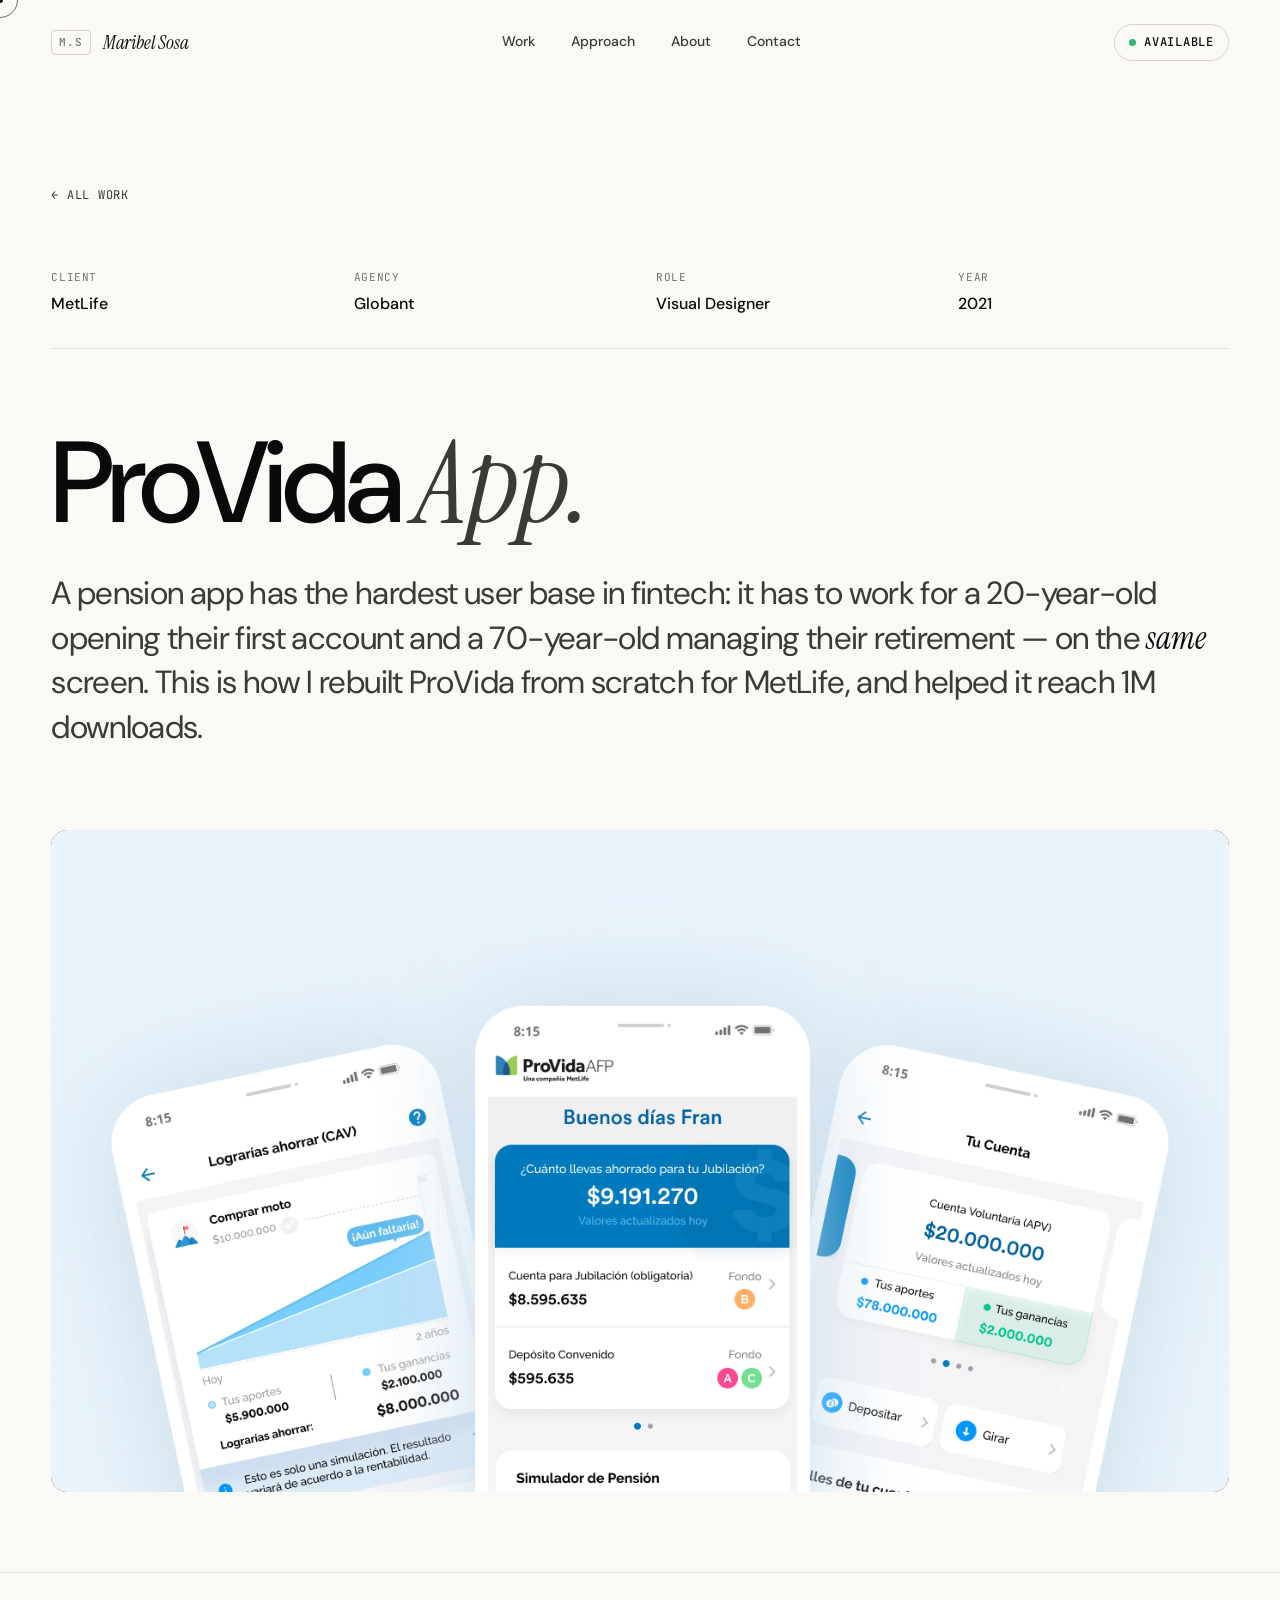
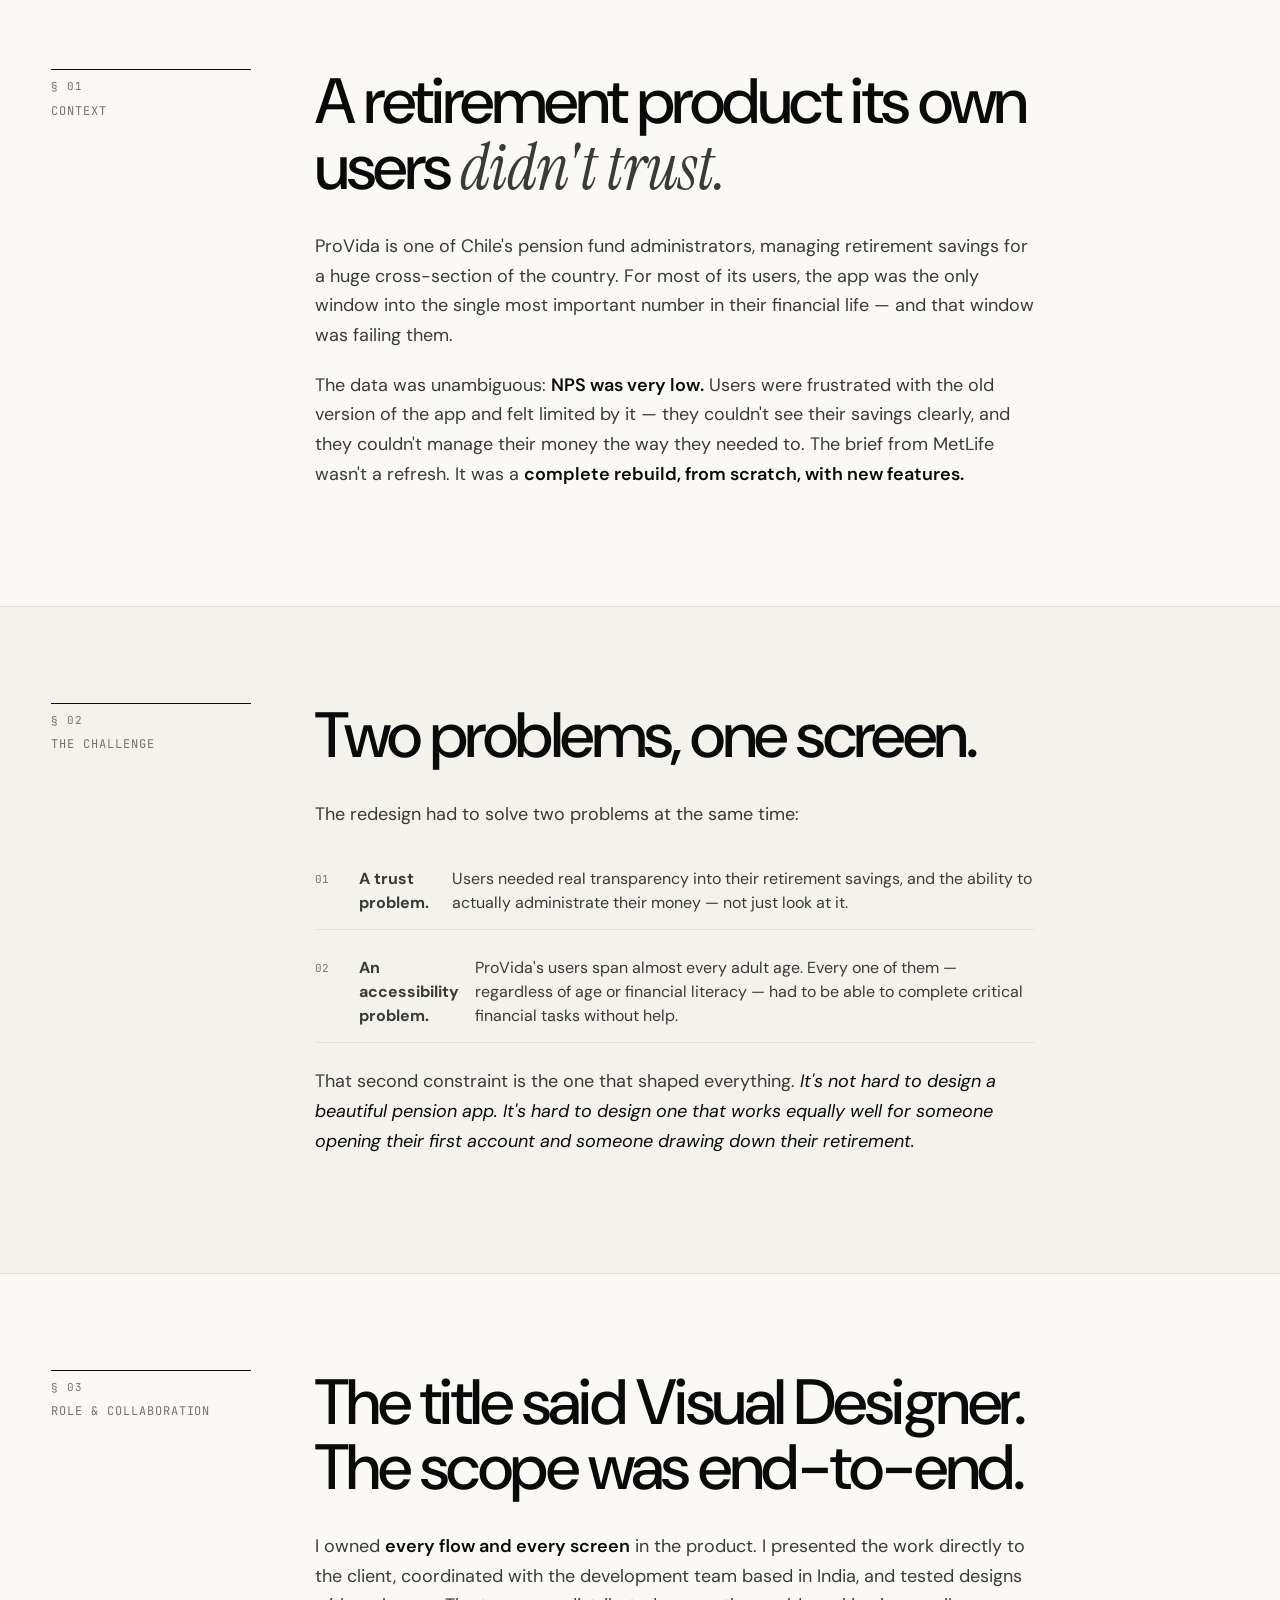
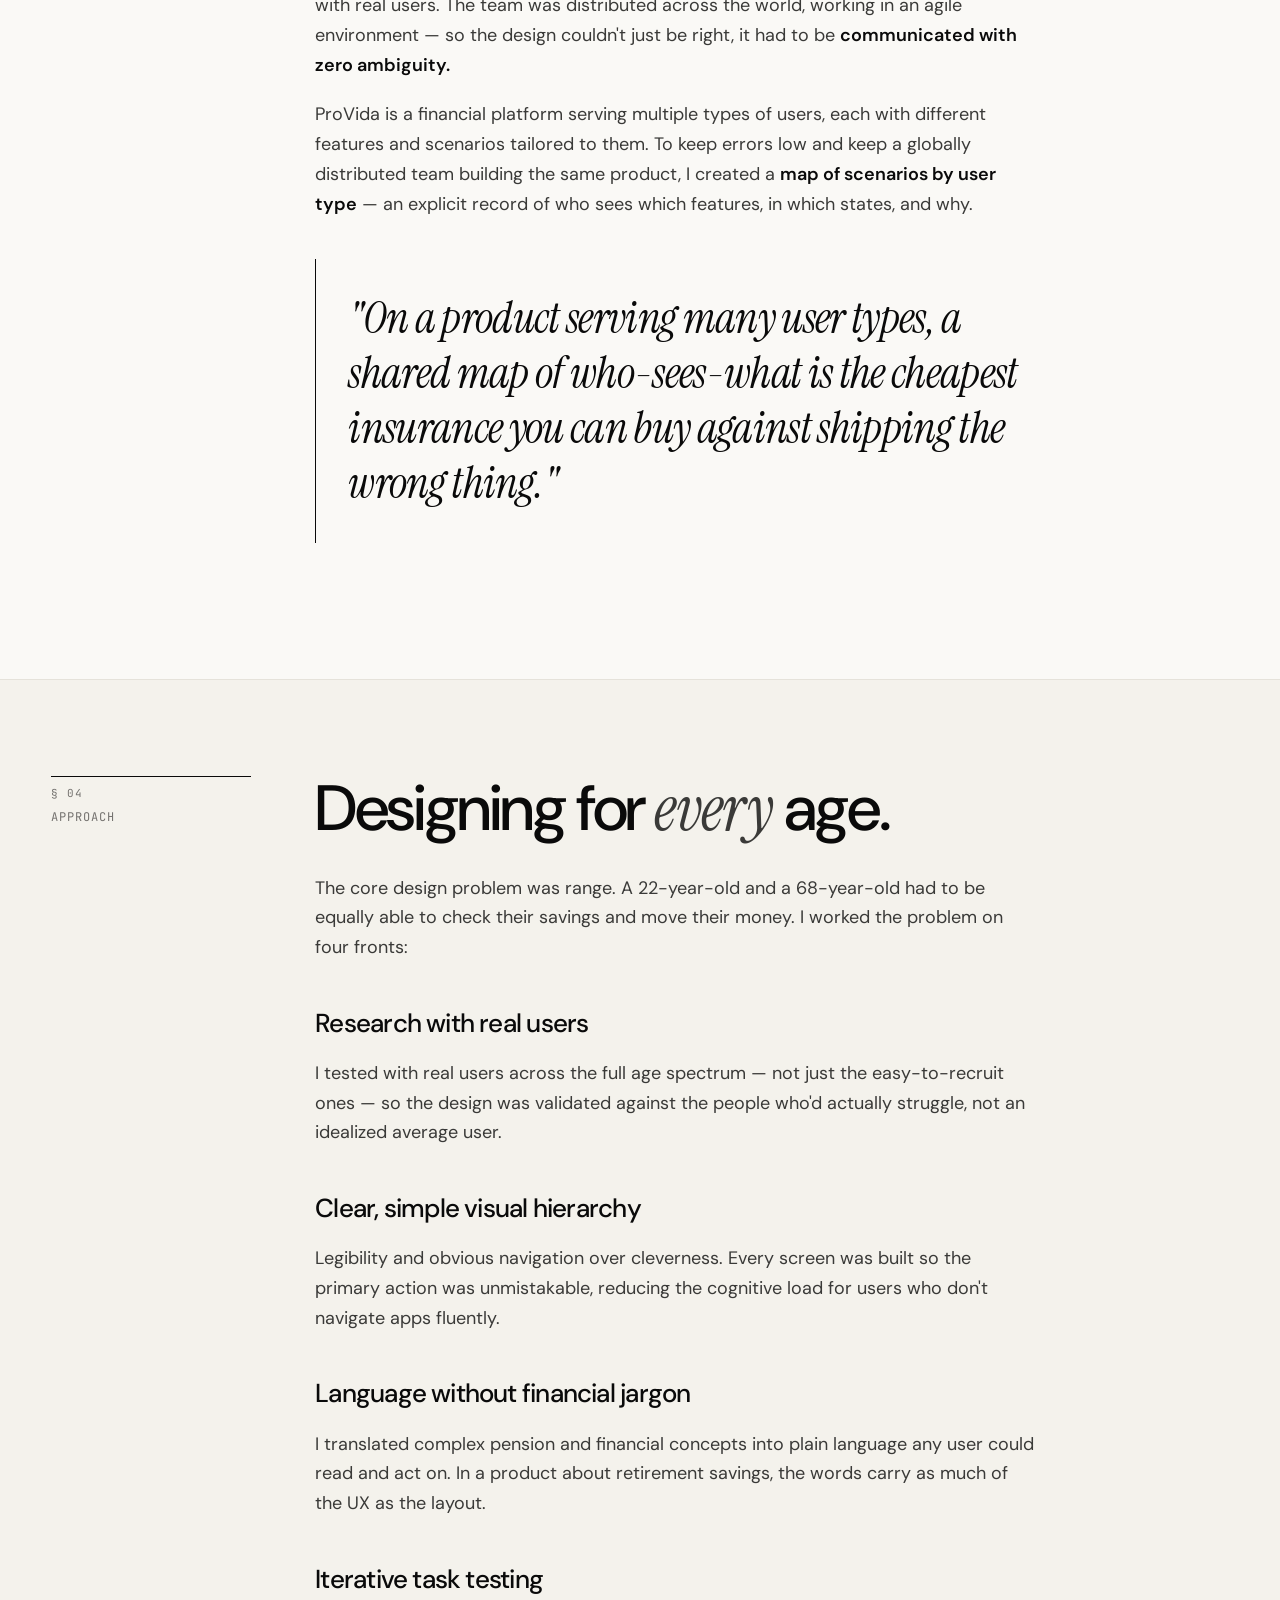
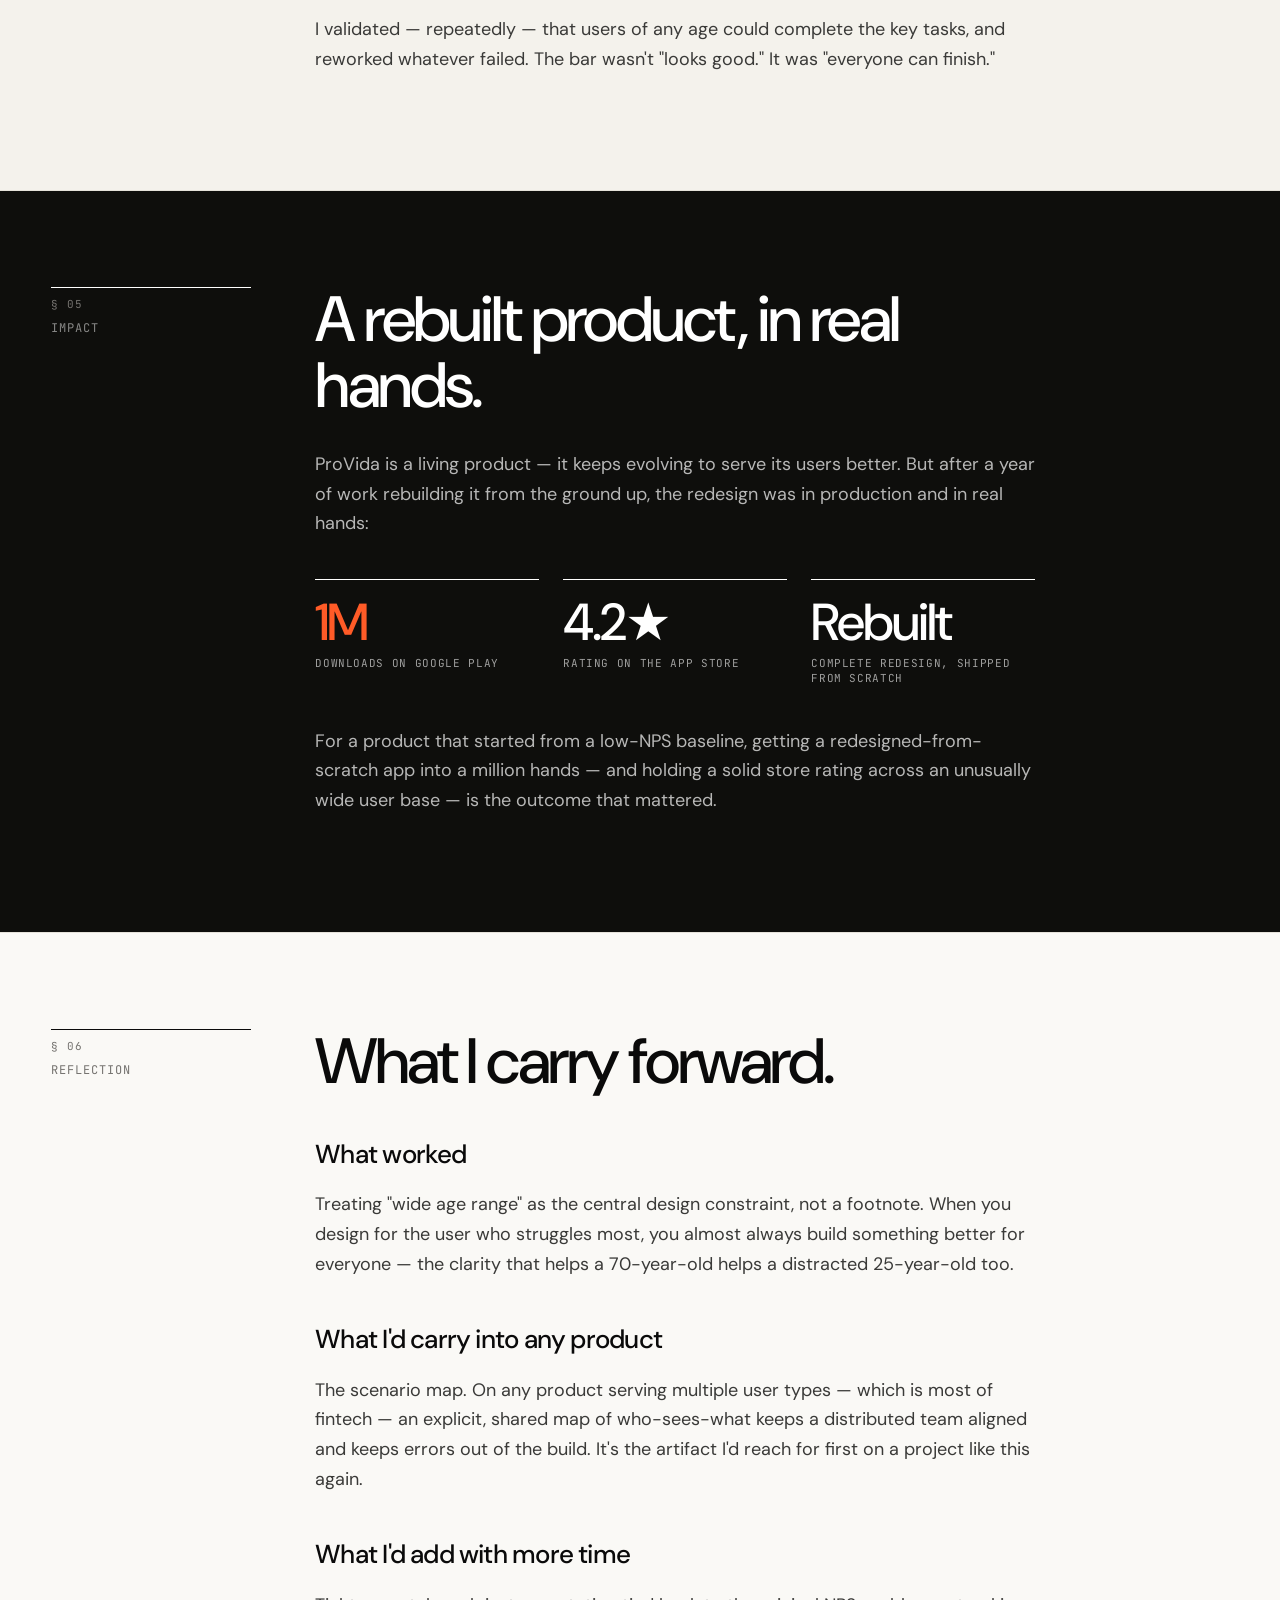
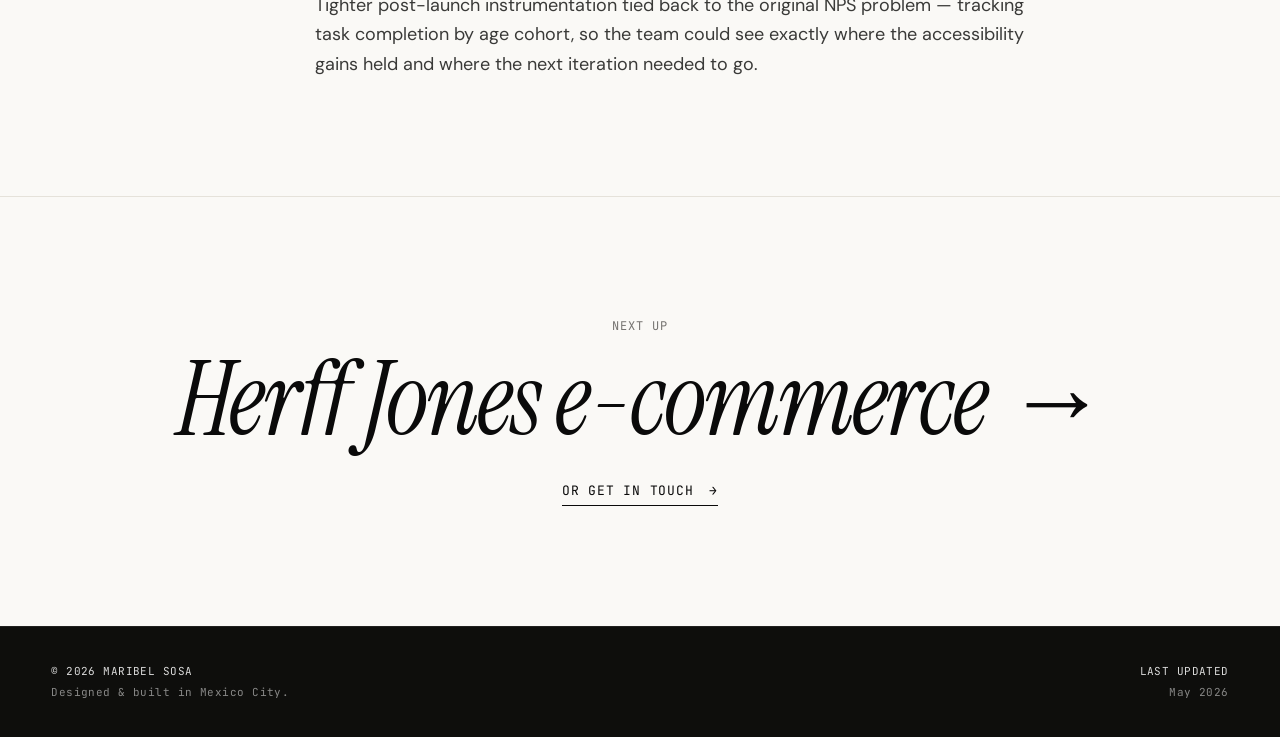
<file: maribel-portfolio/preview-metlife-single.html>
<!DOCTYPE html>
<html lang="en">
<head>
  <meta charset="UTF-8" />
  <meta name="viewport" content="width=device-width, initial-scale=1.0" />
  <title>ProVida App — Maribel Sosa</title>
  <link rel="icon" type="image/svg+xml" href="favicon.svg" />
  <meta name="description" content="Rebuilding ProVida — a Chilean pension app — from scratch for MetLife. Designed for an age range spanning every adult user, reaching 1M downloads and a 4.2 App Store rating." />

  <link rel="preconnect" href="https://fonts.googleapis.com" />
  <link rel="preconnect" href="https://fonts.gstatic.com" crossorigin />
  <link href="https://fonts.googleapis.com/css2?family=DM+Sans:opsz,wght@9..40,400;9..40,500;9..40,600&family=Instrument+Serif:ital@0;1&family=JetBrains+Mono:wght@400;500&display=swap" rel="stylesheet" />

  <style>
/* =============================================================
   Maribel Sosa — Portfolio
   Design system: Editorial minimalism + Product sophistication
   ============================================================= */

/* -------- Reset & base -------- */
*, *::before, *::after {
  box-sizing: border-box;
  margin: 0;
  padding: 0;
}

html {
  scroll-behavior: smooth;
  -webkit-font-smoothing: antialiased;
  -moz-osx-font-smoothing: grayscale;
}

body {
  font-family: var(--font-sans);
  font-size: 17px;
  line-height: 1.55;
  color: var(--ink);
  background: var(--bg);
  overflow-x: hidden;
  cursor: none;
}

img, svg { display: block; max-width: 100%; }
button { font: inherit; cursor: pointer; border: none; background: none; }
a { color: inherit; text-decoration: none; }
em, i { font-style: italic; }
ul { list-style: none; }

/* -------- Tokens -------- */
:root {
  /* Color */
  --bg: #FAF9F6;
  --bg-elevated: #F4F2EC;
  --bg-inverse: #0E0E0C;
  --ink: #0A0A0A;
  --ink-secondary: #3A3A38;
  --ink-muted: #757370;
  --ink-soft: #B8B5AE;
  --border: #E5E2DA;
  --border-strong: #D6D2C7;
  --accent: #FF5B27;
  --green: #2CB674;
  --green-deep: #0E3D2A;

  /* Typography */
  --font-sans: 'DM Sans', -apple-system, BlinkMacSystemFont, 'Segoe UI', sans-serif;
  --font-display: 'DM Sans', -apple-system, BlinkMacSystemFont, sans-serif;
  --font-serif: 'Instrument Serif', 'Times New Roman', Georgia, serif;
  --font-mono: 'JetBrains Mono', ui-monospace, 'SF Mono', Menlo, monospace;

  /* Layout */
  --gutter: clamp(20px, 4vw, 64px);
  --max-width: 1440px;
  --content-width: 1200px;
  --reading-width: 720px;

  /* Motion */
  --ease-out: cubic-bezier(0.22, 1, 0.36, 1);
  --ease-in-out: cubic-bezier(0.65, 0, 0.35, 1);
  --duration-fast: 240ms;
  --duration-base: 480ms;
  --duration-slow: 800ms;
}

/* -------- Selection -------- */
::selection {
  background: var(--ink);
  color: var(--bg);
}

/* -------- Custom cursor -------- */
.cursor, .cursor-trail {
  position: fixed;
  top: 0;
  left: 0;
  pointer-events: none;
  z-index: 9999;
  border-radius: 50%;
  transition: transform 60ms linear, width 200ms var(--ease-out), height 200ms var(--ease-out), opacity 200ms;
  mix-blend-mode: difference;
}
.cursor {
  width: 6px;
  height: 6px;
  background: #fff;
  transform: translate(-50%, -50%);
}
.cursor-trail {
  width: 36px;
  height: 36px;
  border: 1px solid #fff;
  transform: translate(-50%, -50%);
  opacity: 0.6;
}
.cursor.is-hover { width: 14px; height: 14px; }
.cursor-trail.is-hover { width: 64px; height: 64px; opacity: 0.9; }
.cursor.is-hidden, .cursor-trail.is-hidden { opacity: 0; }

@media (hover: none), (max-width: 900px) {
  .cursor, .cursor-trail { display: none; }
  body { cursor: auto; }
}

/* -------- Typography utilities -------- */
.display {
  font-family: var(--font-display);
  font-weight: 500;
  letter-spacing: -0.04em;
  line-height: 0.98;
}

/* Serif italic as accent — used inside <em> in display headlines */
.hero__word em,
.section-head__title em,
.case-title em,
.case-h2 em,
.contact__headline em,
.case-next__title,
.case-pull,
.about__paragraph strong {
  font-family: var(--font-serif);
  font-style: italic;
  font-weight: 400;
  letter-spacing: -0.01em;
}

.eyebrow {
  display: inline-flex;
  align-items: center;
  gap: 10px;
  font-family: var(--font-mono);
  font-size: 12px;
  font-weight: 500;
  text-transform: uppercase;
  letter-spacing: 0.08em;
  color: var(--ink-secondary);
}
.eyebrow--inverse {
  color: rgba(255,255,255,0.85);
}
.eyebrow__dot {
  display: inline-block;
  width: 6px;
  height: 6px;
  border-radius: 50%;
  background: var(--ink);
  position: relative;
}
.eyebrow__dot::after {
  content: '';
  position: absolute;
  inset: -4px;
  border: 1px solid var(--ink);
  border-radius: 50%;
  opacity: 0.3;
  animation: pulse 2.4s ease-in-out infinite;
}
.eyebrow__dot--green { background: var(--green); }
.eyebrow__dot--green::after { border-color: var(--green); }

@keyframes pulse {
  0%, 100% { transform: scale(1); opacity: 0.3; }
  50% { transform: scale(1.6); opacity: 0; }
}

.tag {
  display: inline-block;
  padding: 6px 12px;
  border: 1px solid var(--border-strong);
  border-radius: 999px;
  font-family: var(--font-mono);
  font-size: 11px;
  font-weight: 500;
  letter-spacing: 0.04em;
  text-transform: uppercase;
  color: var(--ink-secondary);
  background: transparent;
}
.tag--ghost {
  border-style: dashed;
  color: var(--ink-muted);
}

/* =============================================================
   NAV
   ============================================================= */
.nav {
  position: fixed;
  top: 0;
  left: 0;
  right: 0;
  z-index: 100;
  padding: 24px var(--gutter);
  transition: background var(--duration-base) var(--ease-out), backdrop-filter var(--duration-base);
}
.nav.is-scrolled {
  background: rgba(250, 249, 246, 0.78);
  backdrop-filter: blur(16px);
  -webkit-backdrop-filter: blur(16px);
  border-bottom: 1px solid var(--border);
}
.nav__inner {
  max-width: var(--max-width);
  margin: 0 auto;
  display: flex;
  align-items: center;
  justify-content: space-between;
  gap: 32px;
}
.nav__brand {
  display: inline-flex;
  align-items: center;
  gap: 12px;
  font-family: var(--font-display);
  font-size: 17px;
  font-weight: 500;
  letter-spacing: -0.02em;
}
.nav__brand-mark {
  font-family: var(--font-mono);
  font-size: 11px;
  letter-spacing: 0.08em;
  color: var(--ink-muted);
  border: 1px solid var(--border-strong);
  padding: 3px 7px;
  border-radius: 4px;
  font-weight: 500;
}
.nav__brand-name {
  font-family: var(--font-serif);
  font-style: italic;
  font-weight: 400;
  font-size: 19px;
  letter-spacing: -0.01em;
}
.nav__menu {
  display: flex;
  gap: 36px;
}
.nav__link {
  font-family: var(--font-sans);
  font-size: 14px;
  font-weight: 500;
  color: var(--ink-secondary);
  position: relative;
  transition: color var(--duration-fast);
}
.nav__link::after {
  content: '';
  position: absolute;
  left: 0;
  right: 0;
  bottom: -4px;
  height: 1px;
  background: var(--ink);
  transform: scaleX(0);
  transform-origin: left;
  transition: transform var(--duration-base) var(--ease-out);
}
.nav__link:hover { color: var(--ink); }
.nav__link:hover::after { transform: scaleX(1); }

.nav__cta {
  display: inline-flex;
  align-items: center;
  gap: 8px;
  padding: 8px 14px;
  border: 1px solid var(--border-strong);
  border-radius: 999px;
  font-family: var(--font-mono);
  font-size: 12px;
  font-weight: 500;
  text-transform: uppercase;
  letter-spacing: 0.06em;
  color: var(--ink);
  transition: background var(--duration-fast), border-color var(--duration-fast);
}
.nav__cta:hover {
  background: var(--ink);
  color: var(--bg);
  border-color: var(--ink);
}
.status-dot {
  width: 7px;
  height: 7px;
  border-radius: 50%;
  background: var(--green);
  box-shadow: 0 0 0 0 rgba(44, 182, 116, 0.6);
  animation: status 2s ease-in-out infinite;
}
@keyframes status {
  0%, 100% { box-shadow: 0 0 0 0 rgba(44, 182, 116, 0.6); }
  50% { box-shadow: 0 0 0 6px rgba(44, 182, 116, 0); }
}

@media (max-width: 768px) {
  .nav__menu { display: none; }
}

/* =============================================================
   HERO
   ============================================================= */
.hero {
  min-height: 100vh;
  padding: 160px var(--gutter) 80px;
  display: flex;
  align-items: center;
  position: relative;
}
.hero__grid {
  max-width: var(--max-width);
  width: 100%;
  margin: 0 auto;
  display: grid;
  grid-template-columns: 1fr;
  gap: 64px;
  position: relative;
}
.hero__meta { grid-row: 1; }
.hero__headline {
  font-family: var(--font-display);
  font-weight: 500;
  font-size: clamp(54px, 10.5vw, 168px);
  line-height: 0.94;
  letter-spacing: -0.045em;
  color: var(--ink);
  max-width: 14ch;
}
.hero__line {
  display: block;
  overflow: hidden;
}
.hero__word {
  display: inline-block;
  transform: translateY(110%);
  opacity: 0;
  animation: heroReveal 1100ms var(--ease-out) forwards;
}
.hero__word em { color: var(--ink-secondary); }

.hero__line:nth-child(1) .hero__word { animation-delay: 100ms; }
.hero__line:nth-child(2) .hero__word:nth-child(1) { animation-delay: 200ms; }
.hero__line:nth-child(2) .hero__word:nth-child(2) { animation-delay: 280ms; }
.hero__line:nth-child(3) .hero__word:nth-child(1) { animation-delay: 360ms; }
.hero__line:nth-child(3) .hero__word:nth-child(2) { animation-delay: 440ms; }
.hero__line:nth-child(4) .hero__word:nth-child(1) { animation-delay: 520ms; }
.hero__line:nth-child(4) .hero__word:nth-child(2) { animation-delay: 600ms; }

@keyframes heroReveal {
  to { transform: translateY(0); opacity: 1; }
}

.hero__intro {
  max-width: 56ch;
  margin-left: auto;
  opacity: 0;
  transform: translateY(20px);
  animation: fadeUp 900ms var(--ease-out) 800ms forwards;
}
.hero__intro-text {
  font-size: 19px;
  line-height: 1.6;
  color: var(--ink-secondary);
}
.hero__intro-text strong {
  color: var(--ink);
  font-weight: 600;
}
.hero__intro-text a {
  color: var(--ink);
  border-bottom: 1px solid var(--ink);
  font-weight: 500;
  transition: opacity var(--duration-fast);
}
.hero__intro-text a:hover { opacity: 0.6; }

.hero__footer {
  display: grid;
  grid-template-columns: repeat(3, minmax(0, 1fr));
  gap: 32px;
  border-top: 1px solid var(--border);
  padding-top: 28px;
  opacity: 0;
  animation: fadeUp 900ms var(--ease-out) 1000ms forwards;
}
.hero__footer-item {
  display: flex;
  flex-direction: column;
  gap: 6px;
}
.hero__footer-label {
  font-family: var(--font-mono);
  font-size: 11px;
  letter-spacing: 0.08em;
  text-transform: uppercase;
  color: var(--ink-muted);
}
.hero__footer-value {
  font-family: var(--font-sans);
  font-size: 15px;
  font-weight: 500;
  color: var(--ink);
}

.hero__scroll-indicator {
  position: absolute;
  bottom: -40px;
  right: 0;
  display: flex;
  flex-direction: column;
  align-items: center;
  gap: 12px;
  opacity: 0;
  animation: fadeUp 800ms var(--ease-out) 1300ms forwards;
}
.hero__scroll-line {
  width: 1px;
  height: 60px;
  background: linear-gradient(to bottom, var(--ink) 0%, transparent 100%);
  position: relative;
  overflow: hidden;
}
.hero__scroll-line::after {
  content: '';
  position: absolute;
  inset: 0;
  background: var(--bg);
  transform: translateY(-100%);
  animation: scrollLine 2.4s ease-in-out infinite;
}
@keyframes scrollLine {
  0% { transform: translateY(-100%); }
  100% { transform: translateY(100%); }
}
.hero__scroll-text {
  font-family: var(--font-mono);
  font-size: 10px;
  letter-spacing: 0.1em;
  text-transform: uppercase;
  color: var(--ink-muted);
  writing-mode: vertical-rl;
  transform: rotate(180deg);
}

@keyframes fadeUp {
  to { opacity: 1; transform: translateY(0); }
}

@media (max-width: 768px) {
  .hero__footer { grid-template-columns: 1fr; gap: 16px; }
  .hero__scroll-indicator { display: none; }
}

/* =============================================================
   SECTION HEAD
   ============================================================= */
.section-head {
  max-width: var(--max-width);
  margin: 0 auto 80px;
  padding: 0 var(--gutter);
  display: grid;
  grid-template-columns: 100px 1fr;
  gap: 64px;
  align-items: start;
}
.section-head__index {
  font-family: var(--font-mono);
  font-size: 12px;
  font-weight: 500;
  letter-spacing: 0.06em;
  color: var(--ink-muted);
  padding-top: 14px;
  border-top: 1px solid var(--ink);
  display: inline-block;
}
.section-head__title {
  font-family: var(--font-display);
  font-weight: 500;
  font-size: clamp(44px, 6vw, 88px);
  letter-spacing: -0.04em;
  line-height: 0.98;
  color: var(--ink);
  max-width: 12ch;
}
.section-head__lede {
  grid-column: 2;
  font-size: 18px;
  line-height: 1.55;
  color: var(--ink-secondary);
  max-width: 60ch;
  margin-top: 24px;
}

@media (max-width: 768px) {
  .section-head { grid-template-columns: 1fr; gap: 16px; }
  .section-head__lede { grid-column: 1; }
}

/* =============================================================
   WORK
   ============================================================= */
.work {
  padding: 120px 0;
}
.work__list {
  max-width: var(--max-width);
  margin: 0 auto;
  padding: 0 var(--gutter);
  display: flex;
  flex-direction: column;
}

.project {
  display: grid;
  grid-template-columns: 100px 1fr 1fr;
  gap: 40px 64px;
  padding: 56px 0;
  border-top: 1px solid var(--border);
  position: relative;
  transition: opacity var(--duration-base);
}
.project:last-of-type { border-bottom: 1px solid var(--border); }
.project--placeholder { opacity: 0.55; }

.project__index {
  display: flex;
  flex-direction: column;
  gap: 6px;
}
.project__num {
  font-family: var(--font-mono);
  font-size: 13px;
  font-weight: 500;
  color: var(--ink);
  letter-spacing: 0.04em;
}
.project__year {
  font-family: var(--font-mono);
  font-size: 11px;
  color: var(--ink-muted);
  letter-spacing: 0.06em;
  text-transform: uppercase;
}

.project__content {
  display: flex;
  flex-direction: column;
  gap: 20px;
  max-width: 56ch;
}
.project__meta {
  display: flex;
  flex-wrap: wrap;
  gap: 8px;
}
.project__title {
  font-family: var(--font-display);
  font-weight: 500;
  font-size: clamp(36px, 4.5vw, 64px);
  letter-spacing: -0.035em;
  line-height: 1;
  color: var(--ink);
  transition: transform var(--duration-base) var(--ease-out);
}
.project__title--ghost {
  color: var(--ink-muted);
  font-family: var(--font-serif);
  font-style: italic;
  font-weight: 400;
}
.project__summary {
  font-size: 17px;
  line-height: 1.6;
  color: var(--ink-secondary);
}
.project__summary--ghost { color: var(--ink-muted); }

.project__metrics {
  display: grid;
  grid-template-columns: repeat(3, 1fr);
  gap: 16px;
  margin-top: 12px;
  border-top: 1px solid var(--border);
  padding-top: 24px;
}
.metric {
  display: flex;
  flex-direction: column;
  gap: 4px;
}
.metric__value {
  font-family: var(--font-display);
  font-size: 28px;
  font-weight: 500;
  letter-spacing: -0.03em;
  line-height: 1;
  color: var(--ink);
}
.metric__label {
  font-family: var(--font-mono);
  font-size: 10px;
  letter-spacing: 0.06em;
  text-transform: uppercase;
  color: var(--ink-muted);
  line-height: 1.3;
}

.project__visual {
  align-self: center;
  position: relative;
  transition: transform var(--duration-slow) var(--ease-out);
}
.project__visual-frame {
  aspect-ratio: 4/3;
  background: var(--bg-elevated);
  border-radius: 12px;
  border: 1px solid var(--border);
  overflow: hidden;
  position: relative;
  display: flex;
  align-items: center;
  justify-content: center;
  transition: transform var(--duration-base) var(--ease-out);
}
.project__visual-frame--stori {
  background: linear-gradient(135deg, #0E3D2A 0%, #0a2d1f 100%);
}
.project__visual-frame--ghost {
  background: var(--bg-elevated);
  border-style: dashed;
}

.project:hover .project__visual-frame { transform: scale(1.02); }
.project:hover .project__title { transform: translateX(4px); }

.project__cta {
  grid-column: 2;
  display: inline-flex;
  align-items: center;
  gap: 12px;
  margin-top: 16px;
  font-family: var(--font-mono);
  font-size: 13px;
  font-weight: 500;
  letter-spacing: 0.04em;
  text-transform: uppercase;
  color: var(--ink);
  align-self: start;
}
.project__cta .arrow {
  display: inline-block;
  transition: transform var(--duration-base) var(--ease-out);
}
.project:hover .project__cta .arrow { transform: translateX(8px); }

a.project { display: grid; }

@media (max-width: 1024px) {
  .project { grid-template-columns: 60px 1fr; }
  .project__visual { grid-column: 1 / -1; order: 3; margin-top: 16px; }
  .project__cta { grid-column: 1 / -1; }
  .project__metrics { grid-template-columns: repeat(3, 1fr); }
}
@media (max-width: 600px) {
  .project { grid-template-columns: 1fr; gap: 24px; padding: 40px 0; }
  .project__metrics { grid-template-columns: 1fr 1fr; }
  .project__cta { grid-column: 1; }
}

/* =============================================================
   PHONE MOCKUPS (CSS-only)
   ============================================================= */
.phone-stack {
  position: relative;
  display: flex;
  gap: 16px;
  padding: 32px;
  align-items: center;
  justify-content: center;
  width: 100%;
  height: 100%;
}
.phone {
  width: 140px;
  aspect-ratio: 9 / 19;
  border-radius: 22px;
  background: #fff;
  padding: 8px;
  box-shadow: 0 30px 60px -20px rgba(0,0,0,0.45);
  flex-shrink: 0;
  transform-origin: center;
  transition: transform var(--duration-slow) var(--ease-out);
}
.phone--1 { transform: rotate(-4deg) translateY(-8px); }
.phone--2 { transform: rotate(4deg) translateY(8px); }
.project:hover .phone--1 { transform: rotate(-6deg) translateY(-14px); }
.project:hover .phone--2 { transform: rotate(6deg) translateY(14px); }

.phone__screen {
  width: 100%;
  height: 100%;
  background: #fff;
  border-radius: 16px;
  padding: 12px 8px;
  display: flex;
  flex-direction: column;
  gap: 8px;
  overflow: hidden;
  position: relative;
}
.phone__screen--mission { background: #0E3D2A; }
.phone__screen--medals { background: #0E3D2A; }

.phone__bar {
  display: flex;
  justify-content: center;
  padding: 4px 0;
}
.phone__bar span {
  width: 28px;
  height: 3px;
  background: rgba(255,255,255,0.3);
  border-radius: 2px;
}
.phone__title {
  font-family: var(--font-sans);
  color: #fff;
  font-size: 10px;
  font-weight: 600;
  text-align: center;
  margin-bottom: 4px;
}
.phone__card {
  background: #fff;
  border-radius: 8px;
  padding: 8px;
  display: flex;
  align-items: center;
  gap: 8px;
}
.phone__card--green {
  background: rgba(255,255,255,0.95);
}
.phone__card--dark {
  background: rgba(255,255,255,0.08);
  border: 1px solid rgba(255,255,255,0.15);
}
.phone__icon {
  width: 22px;
  height: 22px;
  border-radius: 50%;
  background: var(--green);
  color: #fff;
  display: flex;
  align-items: center;
  justify-content: center;
  font-size: 12px;
  font-weight: 700;
  flex-shrink: 0;
}
.phone__icon--circle {
  background: var(--green);
  border: 2px solid rgba(255,255,255,0.2);
}
.phone__lines { display: flex; flex-direction: column; gap: 4px; flex: 1; }
.phone__line {
  height: 4px;
  background: var(--ink);
  opacity: 0.85;
  border-radius: 2px;
}
.phone__line--lg { width: 70%; }
.phone__line--sm { width: 45%; height: 3px; opacity: 0.5; }
.phone__line--light { background: #fff; }

.phone__list { display: flex; flex-direction: column; gap: 4px; margin-top: 4px; }
.phone__list-item {
  height: 14px;
  background: rgba(255,255,255,0.08);
  border-radius: 4px;
}
.phone__list-item--active {
  background: rgba(44, 182, 116, 0.25);
  border-left: 2px solid var(--green);
}

.phone__grid {
  display: grid;
  grid-template-columns: repeat(3, 1fr);
  gap: 4px;
  margin-top: 4px;
}
.phone__grid-cell {
  aspect-ratio: 1;
  background: rgba(255,255,255,0.06);
  border-radius: 4px;
}
.phone__grid-cell--won {
  background: rgba(44, 182, 116, 0.4);
  border: 1px solid var(--green);
}

.phone__cta {
  margin-top: auto;
  padding: 6px;
  background: var(--green);
  color: #fff;
  text-align: center;
  border-radius: 16px;
  font-size: 8px;
  font-weight: 600;
}

/* Home screen mockup variant */
.phone__screen--home {
  background: #F1F4F2;
  gap: 7px;
}
.phone__balance {
  background: var(--green-deep);
  border-radius: 9px;
  padding: 9px;
  display: flex;
  flex-direction: column;
  gap: 5px;
}
.phone__balance-label {
  height: 3px;
  width: 34%;
  background: rgba(255,255,255,0.4);
  border-radius: 2px;
}
.phone__balance-amount {
  height: 7px;
  width: 62%;
  background: #fff;
  border-radius: 2px;
}
.phone__actions {
  display: flex;
  gap: 5px;
  justify-content: space-between;
}
.phone__action {
  flex: 1;
  display: flex;
  flex-direction: column;
  align-items: center;
  gap: 4px;
}
.phone__action-dot {
  width: 18px;
  height: 18px;
  border-radius: 50%;
  background: rgba(44,182,116,0.16);
  border: 1px solid rgba(44,182,116,0.45);
}
.phone__action-label {
  height: 2px;
  width: 70%;
  background: rgba(14,61,42,0.25);
  border-radius: 1px;
}
.phone__products {
  display: flex;
  flex-direction: column;
  gap: 5px;
}
.phone__product {
  background: #fff;
  border: 1px solid rgba(14,61,42,0.07);
  border-radius: 7px;
  padding: 7px;
  display: flex;
  align-items: center;
  gap: 6px;
}
.phone__product-icon {
  width: 16px;
  height: 16px;
  border-radius: 5px;
  background: rgba(44,182,116,0.22);
  flex-shrink: 0;
}
.phone__product-lines {
  display: flex;
  flex-direction: column;
  gap: 3px;
  flex: 1;
}
.phone__product-line {
  height: 3px;
  background: rgba(14,61,42,0.5);
  border-radius: 2px;
}
.phone__product-line--sm {
  width: 50%;
  height: 2px;
  background: rgba(14,61,42,0.25);
}
.phone__section-label {
  height: 3px;
  width: 28%;
  background: rgba(14,61,42,0.3);
  border-radius: 2px;
  margin: 2px 0;
}
.phone__product-grid {
  display: grid;
  grid-template-columns: 1fr 1fr;
  gap: 5px;
}
.phone__product-tile {
  background: #fff;
  border: 1px solid rgba(14,61,42,0.07);
  border-radius: 7px;
  padding: 7px;
  display: flex;
  flex-direction: column;
  gap: 4px;
  aspect-ratio: 1.4;
}
.phone__product-tile .phone__product-icon { width: 14px; height: 14px; }

/* Savings / pension screen mockup variant (ProVida) */
.project__visual-frame--provida {
  background: linear-gradient(135deg, #1E3257 0%, #0E1B33 100%);
}
.phone__screen--savings {
  background: #15233F;
}
.phone__savings-card {
  background: rgba(255,255,255,0.07);
  border: 1px solid rgba(255,255,255,0.12);
  border-radius: 9px;
  padding: 9px;
  display: flex;
  flex-direction: column;
  gap: 5px;
}
.phone__savings-label {
  height: 3px;
  width: 42%;
  background: rgba(255,255,255,0.35);
  border-radius: 2px;
}
.phone__savings-amount {
  height: 8px;
  width: 66%;
  background: #fff;
  border-radius: 2px;
}
.phone__chart {
  display: flex;
  align-items: flex-end;
  gap: 4px;
  height: 46px;
  padding: 6px 2px 0;
}
.phone__chart-bar {
  flex: 1;
  background: rgba(255,255,255,0.18);
  border-radius: 2px 2px 0 0;
}
.phone__chart-bar--active {
  background: #5B9BD5;
}
.phone__row {
  display: flex;
  align-items: center;
  gap: 6px;
  padding: 6px;
  background: rgba(255,255,255,0.05);
  border-radius: 6px;
}
.phone__row-icon {
  width: 14px;
  height: 14px;
  border-radius: 4px;
  background: rgba(91,155,213,0.4);
  flex-shrink: 0;
}
.phone__row-lines {
  flex: 1;
  display: flex;
  flex-direction: column;
  gap: 3px;
}
.phone__row-line {
  height: 3px;
  background: rgba(255,255,255,0.5);
  border-radius: 2px;
}
.phone__row-line--sm {
  width: 45%;
  height: 2px;
  background: rgba(255,255,255,0.25);
}

.ghost-grid {
  display: grid;
  grid-template-columns: repeat(3, 1fr);
  gap: 12px;
  padding: 32px;
  width: 100%;
  height: 100%;
}
.ghost-grid--alt { grid-template-columns: repeat(2, 1fr); }
.ghost-grid > div {
  background: var(--border);
  border-radius: 6px;
  opacity: 0.5;
}

/* =============================================================
   APPROACH
   ============================================================= */
.approach {
  padding: 120px 0;
  background: var(--bg-elevated);
}
.approach__grid {
  max-width: var(--max-width);
  margin: 0 auto;
  padding: 0 var(--gutter);
  display: grid;
  grid-template-columns: repeat(3, 1fr);
  gap: 56px;
}
.principle {
  display: flex;
  flex-direction: column;
  gap: 20px;
  border-top: 1px solid var(--ink);
  padding-top: 24px;
}
.principle__num {
  font-family: var(--font-mono);
  font-size: 12px;
  font-weight: 500;
  color: var(--ink-muted);
  letter-spacing: 0.06em;
}
.principle__title {
  font-family: var(--font-display);
  font-weight: 500;
  font-size: 30px;
  line-height: 1.1;
  letter-spacing: -0.035em;
  color: var(--ink);
}
.principle__body {
  font-size: 16px;
  line-height: 1.6;
  color: var(--ink-secondary);
}
.principle__body em {
  font-style: italic;
  color: var(--ink);
  font-weight: 500;
}

@media (max-width: 900px) {
  .approach__grid { grid-template-columns: 1fr; gap: 40px; }
}

/* =============================================================
   ABOUT
   ============================================================= */
.about { padding: 120px 0; }
.about__grid {
  max-width: var(--max-width);
  margin: 0 auto;
  padding: 0 var(--gutter);
  display: grid;
  grid-template-columns: 1.6fr 1fr;
  gap: 80px;
}
.about__lead {
  display: flex;
  flex-direction: column;
  gap: 24px;
}
.about__paragraph {
  font-family: var(--font-display);
  font-weight: 400;
  font-size: clamp(22px, 2.4vw, 32px);
  line-height: 1.4;
  letter-spacing: -0.025em;
  color: var(--ink);
}
.about__paragraph strong {
  font-family: var(--font-serif);
  font-style: italic;
  font-weight: 400;
  color: var(--accent);
  letter-spacing: -0.01em;
}
.about__side {
  display: flex;
  flex-direction: column;
  gap: 32px;
  padding-top: 12px;
}
.about__block {
  border-top: 1px solid var(--ink);
  padding-top: 14px;
}
.about__block-title {
  font-family: var(--font-mono);
  font-size: 11px;
  letter-spacing: 0.08em;
  text-transform: uppercase;
  color: var(--ink-muted);
  font-weight: 500;
  margin-bottom: 14px;
}
.about__list {
  display: flex;
  flex-direction: column;
  gap: 8px;
}
.about__list li {
  font-size: 15px;
  color: var(--ink);
  line-height: 1.5;
}

@media (max-width: 900px) {
  .about__grid { grid-template-columns: 1fr; gap: 48px; }
}

/* =============================================================
   CONTACT
   ============================================================= */
.contact {
  background: var(--bg-inverse);
  color: #fff;
  padding: 140px var(--gutter);
  position: relative;
  overflow: hidden;
}
.contact::before {
  content: '';
  position: absolute;
  top: -50%;
  right: -20%;
  width: 80%;
  height: 200%;
  background: radial-gradient(ellipse at center, rgba(255, 91, 39, 0.10) 0%, transparent 60%);
  pointer-events: none;
}
.contact__inner {
  max-width: 900px;
  margin: 0 auto;
  position: relative;
  display: flex;
  flex-direction: column;
  gap: 28px;
}
.contact__headline {
  font-family: var(--font-display);
  font-weight: 500;
  font-size: clamp(48px, 7vw, 104px);
  line-height: 0.98;
  letter-spacing: -0.045em;
  color: #fff;
  max-width: 16ch;
}
.contact__headline em {
  color: var(--accent);
}
.contact__body {
  font-size: 18px;
  line-height: 1.55;
  color: rgba(255,255,255,0.7);
  max-width: 56ch;
}
.contact__actions {
  display: flex;
  flex-wrap: wrap;
  gap: 12px;
  margin-top: 16px;
}
.btn {
  display: inline-flex;
  align-items: center;
  gap: 10px;
  padding: 16px 22px;
  border-radius: 999px;
  font-family: var(--font-sans);
  font-size: 15px;
  font-weight: 500;
  transition: transform var(--duration-base), background var(--duration-fast), color var(--duration-fast);
}
.btn--primary {
  background: var(--accent);
  color: #fff;
}
.btn--primary:hover { background: #FF7044; transform: translateY(-2px); }
.btn--ghost {
  background: transparent;
  border: 1px solid rgba(255,255,255,0.25);
  color: #fff;
}
.btn--ghost:hover { background: rgba(255,255,255,0.08); }
.btn .arrow { transition: transform var(--duration-base); }
.btn:hover .arrow { transform: translateX(4px); }

.contact__links {
  display: flex;
  flex-wrap: wrap;
  gap: 28px;
  margin-top: 32px;
  padding-top: 28px;
  border-top: 1px solid rgba(255,255,255,0.1);
}
.contact__links a {
  font-family: var(--font-mono);
  font-size: 13px;
  letter-spacing: 0.04em;
  text-transform: uppercase;
  color: rgba(255,255,255,0.6);
  border-bottom: 1px solid transparent;
  transition: color var(--duration-fast), border-color var(--duration-fast);
}
.contact__links a:hover {
  color: #fff;
  border-bottom-color: rgba(255,255,255,0.4);
}

/* =============================================================
   FOOTER
   ============================================================= */
.footer {
  padding: 36px var(--gutter);
  background: var(--bg-inverse);
  border-top: 1px solid rgba(255,255,255,0.08);
  color: rgba(255,255,255,0.6);
}
.footer__inner {
  max-width: var(--max-width);
  margin: 0 auto;
  display: flex;
  justify-content: space-between;
  flex-wrap: wrap;
  gap: 16px;
  font-family: var(--font-mono);
  font-size: 11px;
  letter-spacing: 0.04em;
}
.footer__col { display: flex; flex-direction: column; gap: 4px; }
.footer__col--right { text-align: right; align-items: flex-end; }
.footer__label {
  text-transform: uppercase;
  color: rgba(255,255,255,0.85);
}
.footer__sub { color: rgba(255,255,255,0.5); }

/* =============================================================
   REVEAL ON SCROLL
   ============================================================= */
.reveal {
  opacity: 0;
  transform: translateY(30px);
  transition: opacity 900ms var(--ease-out), transform 900ms var(--ease-out);
}
.reveal.is-visible {
  opacity: 1;
  transform: translateY(0);
}

@media (prefers-reduced-motion: reduce) {
  *, *::before, *::after {
    animation-duration: 0.01ms !important;
    animation-iteration-count: 1 !important;
    transition-duration: 0.01ms !important;
  }
  .reveal { opacity: 1; transform: none; }
  .hero__word { transform: none; opacity: 1; animation: none; }
}

/* =============================================================
   CASE STUDY PAGE
   ============================================================= */
.case-hero {
  padding: 180px var(--gutter) 80px;
  border-bottom: 1px solid var(--border);
}
.case-hero__inner {
  max-width: var(--max-width);
  margin: 0 auto;
}
.case-back {
  display: inline-flex;
  align-items: center;
  gap: 8px;
  font-family: var(--font-mono);
  font-size: 12px;
  letter-spacing: 0.06em;
  text-transform: uppercase;
  color: var(--ink-secondary);
  margin-bottom: 64px;
  transition: color var(--duration-fast);
}
.case-back:hover { color: var(--ink); }
.case-back .arrow { transition: transform var(--duration-base); }
.case-back:hover .arrow { transform: translateX(-4px); }

.case-meta {
  display: grid;
  grid-template-columns: repeat(4, 1fr);
  gap: 32px;
  margin-bottom: 80px;
  padding-bottom: 32px;
  border-bottom: 1px solid var(--border);
}
.case-meta__item {
  display: flex;
  flex-direction: column;
  gap: 6px;
}
.case-meta__label {
  font-family: var(--font-mono);
  font-size: 11px;
  letter-spacing: 0.06em;
  text-transform: uppercase;
  color: var(--ink-muted);
}
.case-meta__value {
  font-size: 16px;
  font-weight: 500;
  color: var(--ink);
}

.case-title {
  font-family: var(--font-display);
  font-weight: 500;
  font-size: clamp(56px, 9vw, 144px);
  letter-spacing: -0.05em;
  line-height: 0.95;
  color: var(--ink);
  margin-bottom: 32px;
}
.case-title em { color: var(--ink-secondary); }

.case-lede {
  font-family: var(--font-display);
  font-weight: 400;
  font-size: clamp(22px, 2.6vw, 32px);
  line-height: 1.4;
  letter-spacing: -0.02em;
  color: var(--ink-secondary);
  max-width: 60ch;
  margin-bottom: 80px;
}
.case-lede em {
  font-family: var(--font-serif);
  font-style: italic;
  font-weight: 400;
  color: var(--ink);
  letter-spacing: -0.005em;
}

.case-cover {
  margin-top: 48px;
  border-radius: 16px;
  overflow: hidden;
  background: linear-gradient(135deg, #0E3D2A 0%, #0a2d1f 100%);
  aspect-ratio: 16/9;
  display: flex;
  align-items: center;
  justify-content: center;
  position: relative;
}
.case-cover .phone-stack { padding: 40px; }
.case-cover .phone { width: 200px; }

@media (max-width: 768px) {
  .case-meta { grid-template-columns: repeat(2, 1fr); gap: 24px; }
  .case-cover .phone { width: 130px; }
}

.case-section {
  padding: 96px var(--gutter);
  border-bottom: 1px solid var(--border);
}
.case-section__inner {
  max-width: var(--max-width);
  margin: 0 auto;
}
.case-section--alt { background: var(--bg-elevated); }

.case-grid {
  display: grid;
  grid-template-columns: 200px 1fr;
  gap: 64px;
  align-items: start;
}
.case-grid__label {
  position: sticky;
  top: 100px;
  font-family: var(--font-mono);
  font-size: 12px;
  letter-spacing: 0.08em;
  text-transform: uppercase;
  color: var(--ink-muted);
  padding-top: 8px;
  border-top: 1px solid var(--ink);
  display: flex;
  flex-direction: column;
  gap: 6px;
}
.case-grid__label-num {
  font-family: var(--font-mono);
  font-size: 11px;
  color: var(--ink-muted);
}

.case-grid__content {
  max-width: 720px;
}

.case-h2 {
  font-family: var(--font-display);
  font-weight: 500;
  font-size: clamp(36px, 5vw, 64px);
  line-height: 1.02;
  letter-spacing: -0.04em;
  color: var(--ink);
  margin-bottom: 32px;
}
.case-h2 em { color: var(--ink-secondary); }

.case-h3 {
  font-family: var(--font-display);
  font-weight: 500;
  font-size: 26px;
  letter-spacing: -0.03em;
  color: var(--ink);
  margin: 40px 0 16px;
}

.case-p {
  font-size: 18px;
  line-height: 1.65;
  color: var(--ink-secondary);
  margin-bottom: 20px;
}
.case-p strong {
  color: var(--ink);
  font-weight: 600;
}
.case-p em {
  font-style: italic;
  color: var(--ink);
}

.case-pull {
  font-family: var(--font-serif);
  font-weight: 400;
  font-style: italic;
  font-size: clamp(28px, 3.5vw, 44px);
  line-height: 1.25;
  letter-spacing: -0.015em;
  color: var(--ink);
  padding: 32px 0 32px 32px;
  border-left: 1px solid var(--ink);
  margin: 40px 0;
}

.case-stats {
  display: grid;
  grid-template-columns: repeat(2, 1fr);
  gap: 24px;
  margin: 40px 0;
}
.stat {
  border-top: 1px solid var(--ink);
  padding-top: 16px;
}
.stat__value {
  font-family: var(--font-display);
  font-weight: 500;
  font-size: 52px;
  letter-spacing: -0.04em;
  line-height: 1;
  color: var(--ink);
  margin-bottom: 8px;
}
.stat__label {
  font-family: var(--font-mono);
  font-size: 11px;
  letter-spacing: 0.06em;
  text-transform: uppercase;
  color: var(--ink-muted);
  line-height: 1.4;
}

.case-list {
  display: flex;
  flex-direction: column;
  gap: 12px;
  margin: 24px 0;
  padding-left: 0;
}
.case-list li {
  display: flex;
  gap: 16px;
  padding: 14px 0;
  border-bottom: 1px solid var(--border);
  font-size: 16px;
  line-height: 1.5;
  color: var(--ink-secondary);
}
.case-list li::before {
  content: counter(item, decimal-leading-zero);
  counter-increment: item;
  font-family: var(--font-mono);
  font-size: 11px;
  color: var(--ink-muted);
  min-width: 28px;
  padding-top: 4px;
}
.case-list { counter-reset: item; }

.case-insights {
  display: flex;
  flex-direction: column;
  margin: 32px 0;
  border: 1px solid var(--border);
  border-radius: 12px;
  overflow: hidden;
  background: var(--bg);
}
.case-insights__row {
  display: grid;
  grid-template-columns: 1fr 140px;
  gap: 24px;
  padding: 16px 20px;
  border-bottom: 1px solid var(--border);
  align-items: center;
}
.case-insights__row:last-child { border-bottom: none; }
.case-insights__row--head {
  background: var(--bg-elevated);
  font-family: var(--font-mono);
  font-size: 11px;
  letter-spacing: 0.06em;
  text-transform: uppercase;
  color: var(--ink-muted);
}
.case-insights__row--head .case-insights__type { color: var(--ink-muted); }
.case-insights__text {
  font-size: 15px;
  color: var(--ink);
  line-height: 1.4;
}
.case-insights__type {
  display: inline-flex;
  align-items: center;
  gap: 6px;
  padding: 4px 10px;
  border-radius: 999px;
  font-family: var(--font-mono);
  font-size: 10px;
  font-weight: 500;
  letter-spacing: 0.04em;
  text-transform: uppercase;
  white-space: nowrap;
  width: fit-content;
}
.case-insights__type--positive { background: rgba(44, 182, 116, 0.12); color: var(--green-deep); }
.case-insights__type--negative { background: rgba(255, 91, 39, 0.12); color: #B53C13; }
.case-insights__type--opportunity { background: rgba(245, 184, 0, 0.16); color: #7A5800; }

.case-compare {
  display: grid;
  grid-template-columns: 1fr 1fr;
  gap: 32px;
  margin: 40px 0;
}
.case-compare__item {
  border-radius: 12px;
  padding: 32px;
  background: var(--bg);
  border: 1px solid var(--border);
}
.case-compare__item--old {
  background: #F4F2EC;
}
.case-compare__item--new {
  background: var(--green-deep);
  color: #fff;
}
.case-compare__label {
  font-family: var(--font-mono);
  font-size: 11px;
  letter-spacing: 0.06em;
  text-transform: uppercase;
  color: var(--ink-muted);
  margin-bottom: 16px;
}
.case-compare__item--new .case-compare__label { color: rgba(255,255,255,0.6); }
.case-compare__title {
  font-family: var(--font-display);
  font-weight: 500;
  font-size: 24px;
  letter-spacing: -0.03em;
  margin-bottom: 14px;
  color: inherit;
}
.case-compare__body {
  font-size: 15px;
  line-height: 1.55;
  color: var(--ink-secondary);
}
.case-compare__item--new .case-compare__body { color: rgba(255,255,255,0.75); }

.case-screens {
  display: grid;
  grid-template-columns: repeat(3, 1fr);
  gap: 16px;
  margin: 40px 0;
  padding: 32px;
  background: var(--green-deep);
  border-radius: 16px;
}
.case-screens .phone { width: 100%; max-width: 200px; margin: 0 auto; }
.case-screens .phone--1, .case-screens .phone--2 { transform: none; }
.case-screen-caption {
  font-family: var(--font-mono);
  font-size: 10px;
  letter-spacing: 0.06em;
  text-transform: uppercase;
  color: rgba(255,255,255,0.6);
  text-align: center;
  margin-top: 12px;
}
.case-screen-wrap { display: flex; flex-direction: column; gap: 8px; }

/* -------- Real project imagery -------- */
/* Uses background-image so a missing file degrades to the container
   color instead of a broken-image icon. */
.media-img {
  display: block;
  width: 100%;
  height: 100%;
  background-size: cover;
  background-position: center;
  background-repeat: no-repeat;
}
.media-img--contain { background-size: contain; }
.media-img--padded { padding: 8%; box-sizing: border-box; background-clip: content-box; }

.case-media {
  display: grid;
  grid-template-columns: 1fr 1fr;
  gap: 20px;
  margin: 40px 0;
}
.case-media__item {
  background: var(--green-deep);
  border-radius: 16px;
  overflow: hidden;
  display: flex;
  flex-direction: column;
}
.case-media__frame {
  height: 380px;
  padding: 28px;
}
.case-media__caption {
  padding: 0 20px 18px;
  font-family: var(--font-mono);
  font-size: 10px;
  letter-spacing: 0.06em;
  text-transform: uppercase;
  color: rgba(255,255,255,0.6);
  text-align: center;
  line-height: 1.4;
}

/* Old / new version comparison */
.version-block { margin: 36px 0; }
.version-block__label {
  font-family: var(--font-mono);
  font-size: 11px;
  letter-spacing: 0.06em;
  text-transform: uppercase;
  color: var(--ink-muted);
  padding-top: 8px;
  border-top: 1px solid var(--ink);
  display: inline-block;
  margin-bottom: 16px;
}
.version-screens {
  display: grid;
  grid-template-columns: repeat(3, 1fr);
  gap: 14px;
  background: var(--green-deep);
  border-radius: 16px;
  padding: 24px;
}
.version-screens .media-img {
  aspect-ratio: 380 / 780;
  height: auto;
  border-radius: 10px;
}
.version-block__text { margin-top: 22px; }
.version-block__text .case-p:last-child { margin-bottom: 0; }

/* Single full-width media (e.g. the animated GIF) */
.case-media-single {
  margin: 32px 0;
  background: var(--green-deep);
  border-radius: 16px;
  overflow: hidden;
}
.case-media-single--light {
  background: #fff;
  border: 1px solid var(--border);
}
.case-media-single--light .case-media__caption { color: var(--ink-muted); }

/* Neutral (dark) backgrounds for non-Stori imagery fallbacks */
.case-cover--neutral { background: #121212; }
.project__visual-frame--shein { background: #121212; }
.project__visual-frame--herff { background: #ede5d8; }

/* Decorative transparent PNG — no container background */
.case-decoration {
  margin: 40px 0 24px;
  display: flex;
  justify-content: center;
}
.case-decoration img {
  max-width: 100%;
  width: 480px;
  height: auto;
  display: block;
}

/* Herff Jones imagery — uses <img>/<video> tags for natural-height media */
.hj-image {
  margin: 32px 0;
  background: #fff;
  border: 1px solid var(--border);
  border-radius: 16px;
  overflow: hidden;
  padding: 24px;
}
.hj-image > img {
  width: 100%;
  height: auto;
  display: block;
  border-radius: 6px;
}
.hj-image__caption {
  display: block;
  padding: 14px 0 0;
  font-family: var(--font-mono);
  font-size: 10px;
  letter-spacing: 0.06em;
  text-transform: uppercase;
  color: var(--ink-muted);
  text-align: center;
  line-height: 1.4;
}
.hj-image__caption--standalone {
  display: block;
  margin: -16px 0 36px;
  padding-top: 14px;
  font-family: var(--font-mono);
  font-size: 10px;
  letter-spacing: 0.06em;
  text-transform: uppercase;
  color: var(--ink-muted);
  text-align: center;
}
.hj-image--pair {
  background: var(--bg-elevated);
  display: grid;
  grid-template-columns: 1fr 1fr;
  gap: 14px;
  padding: 24px;
}
.hj-image--pair > div {
  background: #fff;
  border-radius: 8px;
  padding: 14px;
  display: flex;
  align-items: center;
  justify-content: center;
}
.hj-image--pair img {
  max-width: 100%;
  max-height: 460px;
  object-fit: contain;
  border-radius: 4px;
  display: block;
}
.hj-image--full {
  background: var(--bg-elevated);
  display: flex;
  flex-direction: column;
  align-items: center;
  padding: 28px;
}
.hj-image--full > img {
  max-width: 420px;
  width: 100%;
  background: #fff;
  border-radius: 8px;
  box-shadow: 0 4px 14px rgba(0,0,0,0.06);
}
.hj-image--video {
  padding: 0;
  overflow: hidden;
  background: #000;
}
.hj-image--video video {
  width: 100%;
  height: auto;
  display: block;
}
.hj-image--video .hj-image__caption {
  padding: 14px 20px 18px;
  color: rgba(255,255,255,0.65);
  background: #000;
}
@media (max-width: 700px) {
  .hj-image--pair { grid-template-columns: 1fr; }
  .hj-image--full > img { max-width: 300px; }
}

/* Decorative closing image */
.case-closing {
  margin: 44px 0 0;
  background: var(--green-deep);
  border-radius: 16px;
  height: 300px;
  padding: 32px;
}

@media (max-width: 700px) {
  .version-screens { grid-template-columns: 1fr; gap: 18px; }
  .version-screens .media-img { max-width: 240px; width: 100%; margin: 0 auto; }
}

@media (max-width: 900px) {
  .case-grid { grid-template-columns: 1fr; gap: 32px; }
  .case-grid__label { position: static; }
  .case-compare { grid-template-columns: 1fr; }
  .case-stats { grid-template-columns: 1fr; }
  .case-screens { grid-template-columns: 1fr; }
}
@media (max-width: 700px) {
  .case-media { grid-template-columns: 1fr; }
  .case-media__frame { height: 320px; }
}

/* Results section special styling */
.case-results {
  background: var(--bg-inverse);
  color: #fff;
}
.case-results .case-h2 { color: #fff; }
.case-results .case-h2 em { color: rgba(255,255,255,0.6); }
.case-results .case-grid__label { color: rgba(255,255,255,0.5); border-top-color: #fff; }
.case-results .case-p { color: rgba(255,255,255,0.7); }
.case-results .case-p strong, .case-results .case-p em { color: #fff; }
.case-results .stat { border-top-color: #fff; }
.case-results .stat__value { color: #fff; }
.case-results .stat__label { color: rgba(255,255,255,0.6); }
.case-results .stat--accent .stat__value { color: var(--accent); }

.case-results .case-stats {
  grid-template-columns: repeat(3, 1fr);
}
@media (max-width: 768px) {
  .case-results .case-stats { grid-template-columns: 1fr; }
}

/* Next project nav */
.case-next {
  padding: 120px var(--gutter);
  background: var(--bg);
}
.case-next__inner {
  max-width: var(--max-width);
  margin: 0 auto;
  text-align: center;
}
.case-next__label {
  font-family: var(--font-mono);
  font-size: 12px;
  letter-spacing: 0.08em;
  text-transform: uppercase;
  color: var(--ink-muted);
  margin-bottom: 16px;
  display: block;
}
.case-next__title {
  font-family: var(--font-serif);
  font-size: clamp(48px, 8vw, 120px);
  letter-spacing: -0.02em;
  line-height: 0.95;
  color: var(--ink);
  font-style: italic;
  font-weight: 400;
  display: inline-block;
}
.case-next__cta {
  display: inline-flex;
  align-items: center;
  gap: 16px;
  margin-top: 32px;
  font-family: var(--font-mono);
  font-size: 13px;
  letter-spacing: 0.06em;
  text-transform: uppercase;
  color: var(--ink);
  border-bottom: 1px solid var(--ink);
  padding-bottom: 4px;
  transition: gap var(--duration-base);
}
.case-next__cta:hover { gap: 24px; }

/* Loading state for first paint */
.is-loading .reveal { opacity: 0; }

</style>
</head>
<body>
  <!-- Custom cursor -->
  <div class="cursor" aria-hidden="true"></div>
  <div class="cursor-trail" aria-hidden="true"></div>

  <!-- Top navigation -->
  <header class="nav" id="nav">
    <div class="nav__inner">
      <a href="preview-single-file.html" class="nav__brand" aria-label="Maribel Sosa, home">
        <span class="nav__brand-mark">M.S</span>
        <span class="nav__brand-name">Maribel Sosa</span>
      </a>
      <nav class="nav__menu" aria-label="Primary">
        <a href="preview-single-file.html#work" class="nav__link" data-link>Work</a>
        <a href="preview-single-file.html#approach" class="nav__link" data-link>Approach</a>
        <a href="preview-single-file.html#about" class="nav__link" data-link>About</a>
        <a href="preview-single-file.html#contact" class="nav__link" data-link>Contact</a>
      </nav>
      <a href="preview-single-file.html#contact" class="nav__cta" data-link>
        <span class="status-dot" aria-hidden="true"></span>
        Available
      </a>
    </div>
  </header>

  <main>
    <!-- HERO -->
    <section class="case-hero">
      <div class="case-hero__inner">
        <a href="preview-single-file.html" class="case-back" data-link>
          <span class="arrow">←</span>
          <span>All work</span>
        </a>

        <div class="case-meta">
          <div class="case-meta__item">
            <span class="case-meta__label">Client</span>
            <span class="case-meta__value">MetLife</span>
          </div>
          <div class="case-meta__item">
            <span class="case-meta__label">Agency</span>
            <span class="case-meta__value">Globant</span>
          </div>
          <div class="case-meta__item">
            <span class="case-meta__label">Role</span>
            <span class="case-meta__value">Visual Designer</span>
          </div>
          <div class="case-meta__item">
            <span class="case-meta__label">Year</span>
            <span class="case-meta__value">2021</span>
          </div>
        </div>

        <h1 class="case-title">
          ProVida <em>App.</em>
        </h1>

        <p class="case-lede">
          A pension app has the hardest user base in fintech: it has to work for a 20-year-old opening their first account and a 70-year-old managing their retirement — on the <em>same</em> screen. This is how I rebuilt ProVida from scratch for MetLife, and helped it reach 1M downloads.
        </p>

        <div class="case-cover">
          <div class="media-img" style="background-image: url('assets/provida-app/mockup.png')" role="img" aria-label="ProVida App — main product mockup"></div>
        </div>
      </div>
    </section>

    <!-- CONTEXT -->
    <section class="case-section">
      <div class="case-section__inner case-grid reveal">
        <div class="case-grid__label">
          <span class="case-grid__label-num">§ 01</span>
          <span>Context</span>
        </div>
        <div class="case-grid__content">
          <h2 class="case-h2">A retirement product its own users <em>didn't trust.</em></h2>
          <p class="case-p">
            ProVida is one of Chile's pension fund administrators, managing retirement savings for a huge cross-section of the country. For most of its users, the app was the only window into the single most important number in their financial life — and that window was failing them.
          </p>
          <p class="case-p">
            The data was unambiguous: <strong>NPS was very low.</strong> Users were frustrated with the old version of the app and felt limited by it — they couldn't see their savings clearly, and they couldn't manage their money the way they needed to. The brief from MetLife wasn't a refresh. It was a <strong>complete rebuild, from scratch, with new features.</strong>
          </p>
        </div>
      </div>
    </section>

    <!-- CHALLENGE -->
    <section class="case-section case-section--alt">
      <div class="case-section__inner case-grid reveal">
        <div class="case-grid__label">
          <span class="case-grid__label-num">§ 02</span>
          <span>The challenge</span>
        </div>
        <div class="case-grid__content">
          <h2 class="case-h2">Two problems, one screen.</h2>
          <p class="case-p">
            The redesign had to solve two problems at the same time:
          </p>
          <ol class="case-list">
            <li><strong>A trust problem.</strong> Users needed real transparency into their retirement savings, and the ability to actually administrate their money — not just look at it.</li>
            <li><strong>An accessibility problem.</strong> ProVida's users span almost every adult age. Every one of them — regardless of age or financial literacy — had to be able to complete critical financial tasks without help.</li>
          </ol>
          <p class="case-p">
            That second constraint is the one that shaped everything. <em>It's not hard to design a beautiful pension app. It's hard to design one that works equally well for someone opening their first account and someone drawing down their retirement.</em>
          </p>
        </div>
      </div>
    </section>

    <!-- ROLE & COLLABORATION -->
    <section class="case-section">
      <div class="case-section__inner case-grid reveal">
        <div class="case-grid__label">
          <span class="case-grid__label-num">§ 03</span>
          <span>Role &amp; collaboration</span>
        </div>
        <div class="case-grid__content">
          <h2 class="case-h2">The title said Visual Designer. The scope was end-to-end.</h2>
          <p class="case-p">
            I owned <strong>every flow and every screen</strong> in the product. I presented the work directly to the client, coordinated with the development team based in India, and tested designs with real users. The team was distributed across the world, working in an agile environment — so the design couldn't just be right, it had to be <strong>communicated with zero ambiguity.</strong>
          </p>
          <p class="case-p">
            ProVida is a financial platform serving multiple types of users, each with different features and scenarios tailored to them. To keep errors low and keep a globally distributed team building the same product, I created a <strong>map of scenarios by user type</strong> — an explicit record of who sees which features, in which states, and why.
          </p>
          <blockquote class="case-pull">
            "On a product serving many user types, a shared map of who-sees-what is the cheapest insurance you can buy against shipping the wrong thing."
          </blockquote>
        </div>
      </div>
    </section>

    <!-- APPROACH -->
    <section class="case-section case-section--alt">
      <div class="case-section__inner case-grid reveal">
        <div class="case-grid__label">
          <span class="case-grid__label-num">§ 04</span>
          <span>Approach</span>
        </div>
        <div class="case-grid__content">
          <h2 class="case-h2">Designing for <em>every</em> age.</h2>
          <p class="case-p">
            The core design problem was range. A 22-year-old and a 68-year-old had to be equally able to check their savings and move their money. I worked the problem on four fronts:
          </p>

          <h3 class="case-h3">Research with real users</h3>
          <p class="case-p">
            I tested with real users across the full age spectrum — not just the easy-to-recruit ones — so the design was validated against the people who'd actually struggle, not an idealized average user.
          </p>

          <h3 class="case-h3">Clear, simple visual hierarchy</h3>
          <p class="case-p">
            Legibility and obvious navigation over cleverness. Every screen was built so the primary action was unmistakable, reducing the cognitive load for users who don't navigate apps fluently.
          </p>

          <h3 class="case-h3">Language without financial jargon</h3>
          <p class="case-p">
            I translated complex pension and financial concepts into plain language any user could read and act on. In a product about retirement savings, the words carry as much of the UX as the layout.
          </p>

          <h3 class="case-h3">Iterative task testing</h3>
          <p class="case-p">
            I validated — repeatedly — that users of any age could complete the key tasks, and reworked whatever failed. The bar wasn't "looks good." It was "everyone can finish."
          </p>
        </div>
      </div>
    </section>

    <!-- IMPACT -->
    <section class="case-section case-results">
      <div class="case-section__inner case-grid reveal">
        <div class="case-grid__label">
          <span class="case-grid__label-num">§ 05</span>
          <span>Impact</span>
        </div>
        <div class="case-grid__content">
          <h2 class="case-h2">A rebuilt product, in real hands.</h2>
          <p class="case-p">
            ProVida is a living product — it keeps evolving to serve its users better. But after a year of work rebuilding it from the ground up, the redesign was in production and in real hands:
          </p>

          <div class="case-stats">
            <div class="stat stat--accent">
              <div class="stat__value">1M</div>
              <div class="stat__label">Downloads on Google Play</div>
            </div>
            <div class="stat">
              <div class="stat__value">4.2★</div>
              <div class="stat__label">Rating on the App Store</div>
            </div>
            <div class="stat">
              <div class="stat__value">Rebuilt</div>
              <div class="stat__label">Complete redesign, shipped from scratch</div>
            </div>
          </div>

          <p class="case-p">
            For a product that started from a low-NPS baseline, getting a redesigned-from-scratch app into a million hands — and holding a solid store rating across an unusually wide user base — is the outcome that mattered.
          </p>
        </div>
      </div>
    </section>

    <!-- REFLECTION -->
    <section class="case-section">
      <div class="case-section__inner case-grid reveal">
        <div class="case-grid__label">
          <span class="case-grid__label-num">§ 06</span>
          <span>Reflection</span>
        </div>
        <div class="case-grid__content">
          <h2 class="case-h2">What I carry forward.</h2>

          <h3 class="case-h3">What worked</h3>
          <p class="case-p">
            Treating "wide age range" as the central design constraint, not a footnote. When you design for the user who struggles most, you almost always build something better for everyone — the clarity that helps a 70-year-old helps a distracted 25-year-old too.
          </p>

          <h3 class="case-h3">What I'd carry into any product</h3>
          <p class="case-p">
            The scenario map. On any product serving multiple user types — which is most of fintech — an explicit, shared map of who-sees-what keeps a distributed team aligned and keeps errors out of the build. It's the artifact I'd reach for first on a project like this again.
          </p>

          <h3 class="case-h3">What I'd add with more time</h3>
          <p class="case-p">
            Tighter post-launch instrumentation tied back to the original NPS problem — tracking task completion by age cohort, so the team could see exactly where the accessibility gains held and where the next iteration needed to go.
          </p>
        </div>
      </div>
    </section>

    <!-- NEXT -->
    <section class="case-next">
      <div class="case-next__inner">
        <span class="case-next__label">Next up</span>
        <div>
          <a href="preview-herff-jones-single.html" class="case-next__title" data-link>Herff Jones e-commerce →</a>
        </div>
        <div>
          <a href="preview-single-file.html#contact" class="case-next__cta" data-link>
            <span>Or get in touch</span>
            <span class="arrow">→</span>
          </a>
        </div>
      </div>
    </section>
  </main>

  <!-- FOOTER -->
  <footer class="footer">
    <div class="footer__inner">
      <div class="footer__col">
        <span class="footer__label">© 2026 Maribel Sosa</span>
        <span class="footer__sub">Designed & built in Mexico City.</span>
      </div>
      <div class="footer__col footer__col--right">
        <span class="footer__label">Last updated</span>
        <span class="footer__sub">May 2026</span>
      </div>
    </div>
  </footer>

  <script>
/* =============================================================
   Maribel Sosa — Portfolio
   Microinteractions & scroll reveals
   ============================================================= */

(() => {
  'use strict';

  // ----------------------------------------------------------
  // Custom cursor
  // ----------------------------------------------------------
  const cursor = document.querySelector('.cursor');
  const trail = document.querySelector('.cursor-trail');
  const supportsHover = window.matchMedia('(hover: hover)').matches;

  if (cursor && trail && supportsHover && window.innerWidth > 900) {
    let mouseX = 0, mouseY = 0;
    let trailX = 0, trailY = 0;

    document.addEventListener('mousemove', (e) => {
      mouseX = e.clientX;
      mouseY = e.clientY;
      cursor.style.transform = `translate(${mouseX}px, ${mouseY}px) translate(-50%, -50%)`;
    });

    // Smooth trail
    const animateTrail = () => {
      trailX += (mouseX - trailX) * 0.15;
      trailY += (mouseY - trailY) * 0.15;
      trail.style.transform = `translate(${trailX}px, ${trailY}px) translate(-50%, -50%)`;
      requestAnimationFrame(animateTrail);
    };
    animateTrail();

    // Hide on leave window
    document.addEventListener('mouseleave', () => {
      cursor.classList.add('is-hidden');
      trail.classList.add('is-hidden');
    });
    document.addEventListener('mouseenter', () => {
      cursor.classList.remove('is-hidden');
      trail.classList.remove('is-hidden');
    });

    // Scale on links
    const interactiveSelectors = 'a, button, [data-link], .project, .nav__link';
    document.querySelectorAll(interactiveSelectors).forEach((el) => {
      el.addEventListener('mouseenter', () => {
        cursor.classList.add('is-hover');
        trail.classList.add('is-hover');
      });
      el.addEventListener('mouseleave', () => {
        cursor.classList.remove('is-hover');
        trail.classList.remove('is-hover');
      });
    });
  } else if (cursor && trail) {
    cursor.style.display = 'none';
    trail.style.display = 'none';
    document.body.style.cursor = 'auto';
  }

  // ----------------------------------------------------------
  // Nav background on scroll
  // ----------------------------------------------------------
  const nav = document.getElementById('nav');
  if (nav) {
    const onScroll = () => {
      if (window.scrollY > 24) nav.classList.add('is-scrolled');
      else nav.classList.remove('is-scrolled');
    };
    window.addEventListener('scroll', onScroll, { passive: true });
    onScroll();
  }

  // ----------------------------------------------------------
  // Scroll reveal (Intersection Observer)
  // ----------------------------------------------------------
  const reveals = document.querySelectorAll('.reveal');
  if ('IntersectionObserver' in window && reveals.length) {
    const io = new IntersectionObserver((entries) => {
      entries.forEach((entry) => {
        if (entry.isIntersecting) {
          entry.target.classList.add('is-visible');
          io.unobserve(entry.target);
        }
      });
    }, { threshold: 0.12, rootMargin: '0px 0px -40px 0px' });

    reveals.forEach((el) => io.observe(el));
  } else {
    // Fallback: just show
    reveals.forEach((el) => el.classList.add('is-visible'));
  }

  // ----------------------------------------------------------
  // Smooth scroll for in-page anchors
  // ----------------------------------------------------------
  document.querySelectorAll('a[href^="#"]').forEach((a) => {
    a.addEventListener('click', (e) => {
      const href = a.getAttribute('href');
      if (href === '#' || href === '') return;
      const target = document.querySelector(href);
      if (target) {
        e.preventDefault();
        const top = target.getBoundingClientRect().top + window.scrollY - 64;
        window.scrollTo({ top, behavior: 'smooth' });
      }
    });
  });

  // ----------------------------------------------------------
  // Update copyright year + last updated
  // ----------------------------------------------------------
  const yearEls = document.querySelectorAll('[data-year]');
  yearEls.forEach((el) => { el.textContent = new Date().getFullYear(); });

  // ----------------------------------------------------------
  // Subtle parallax on hero scroll indicator (optional)
  // ----------------------------------------------------------
  const scrollIndicator = document.querySelector('.hero__scroll-indicator');
  if (scrollIndicator) {
    window.addEventListener('scroll', () => {
      const scroll = window.scrollY;
      if (scroll < 800) {
        scrollIndicator.style.opacity = Math.max(0, 1 - scroll / 200);
      }
    }, { passive: true });
  }
})();

</script>
</body>
</html>
</file>
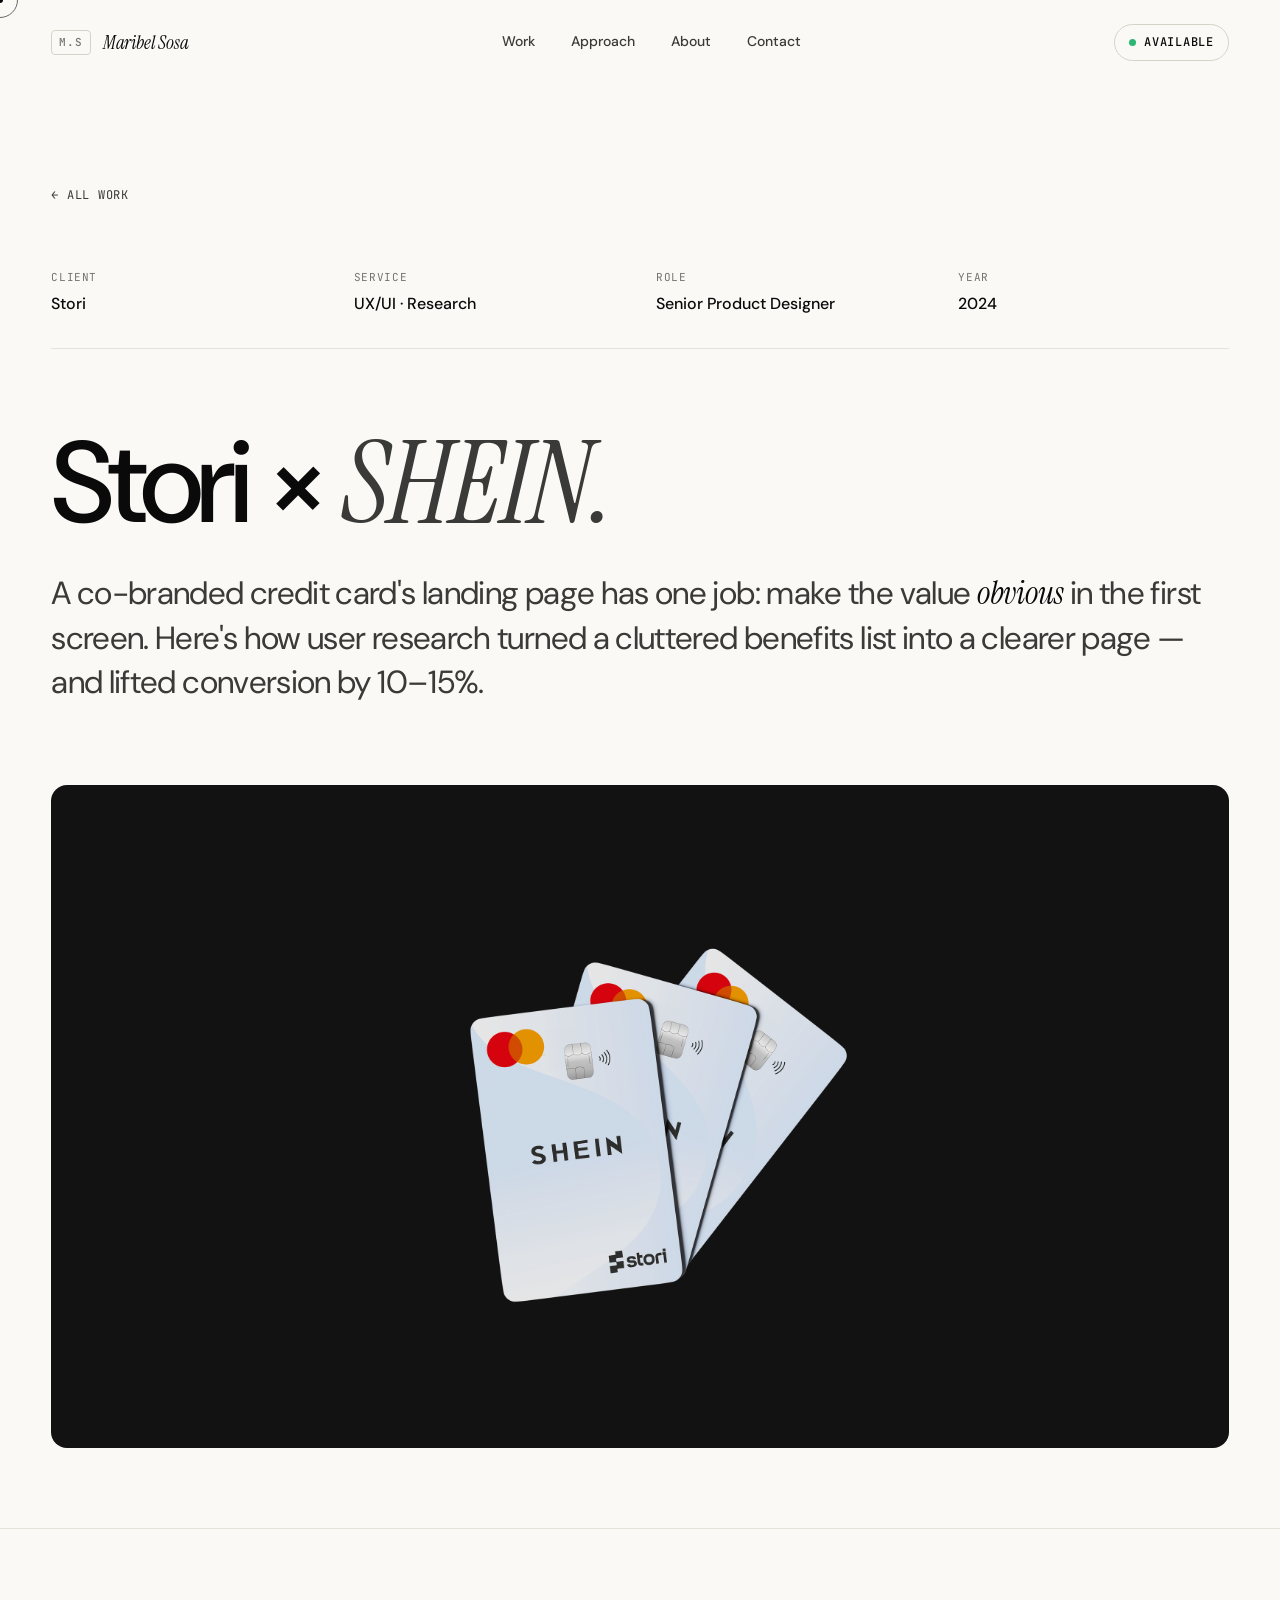
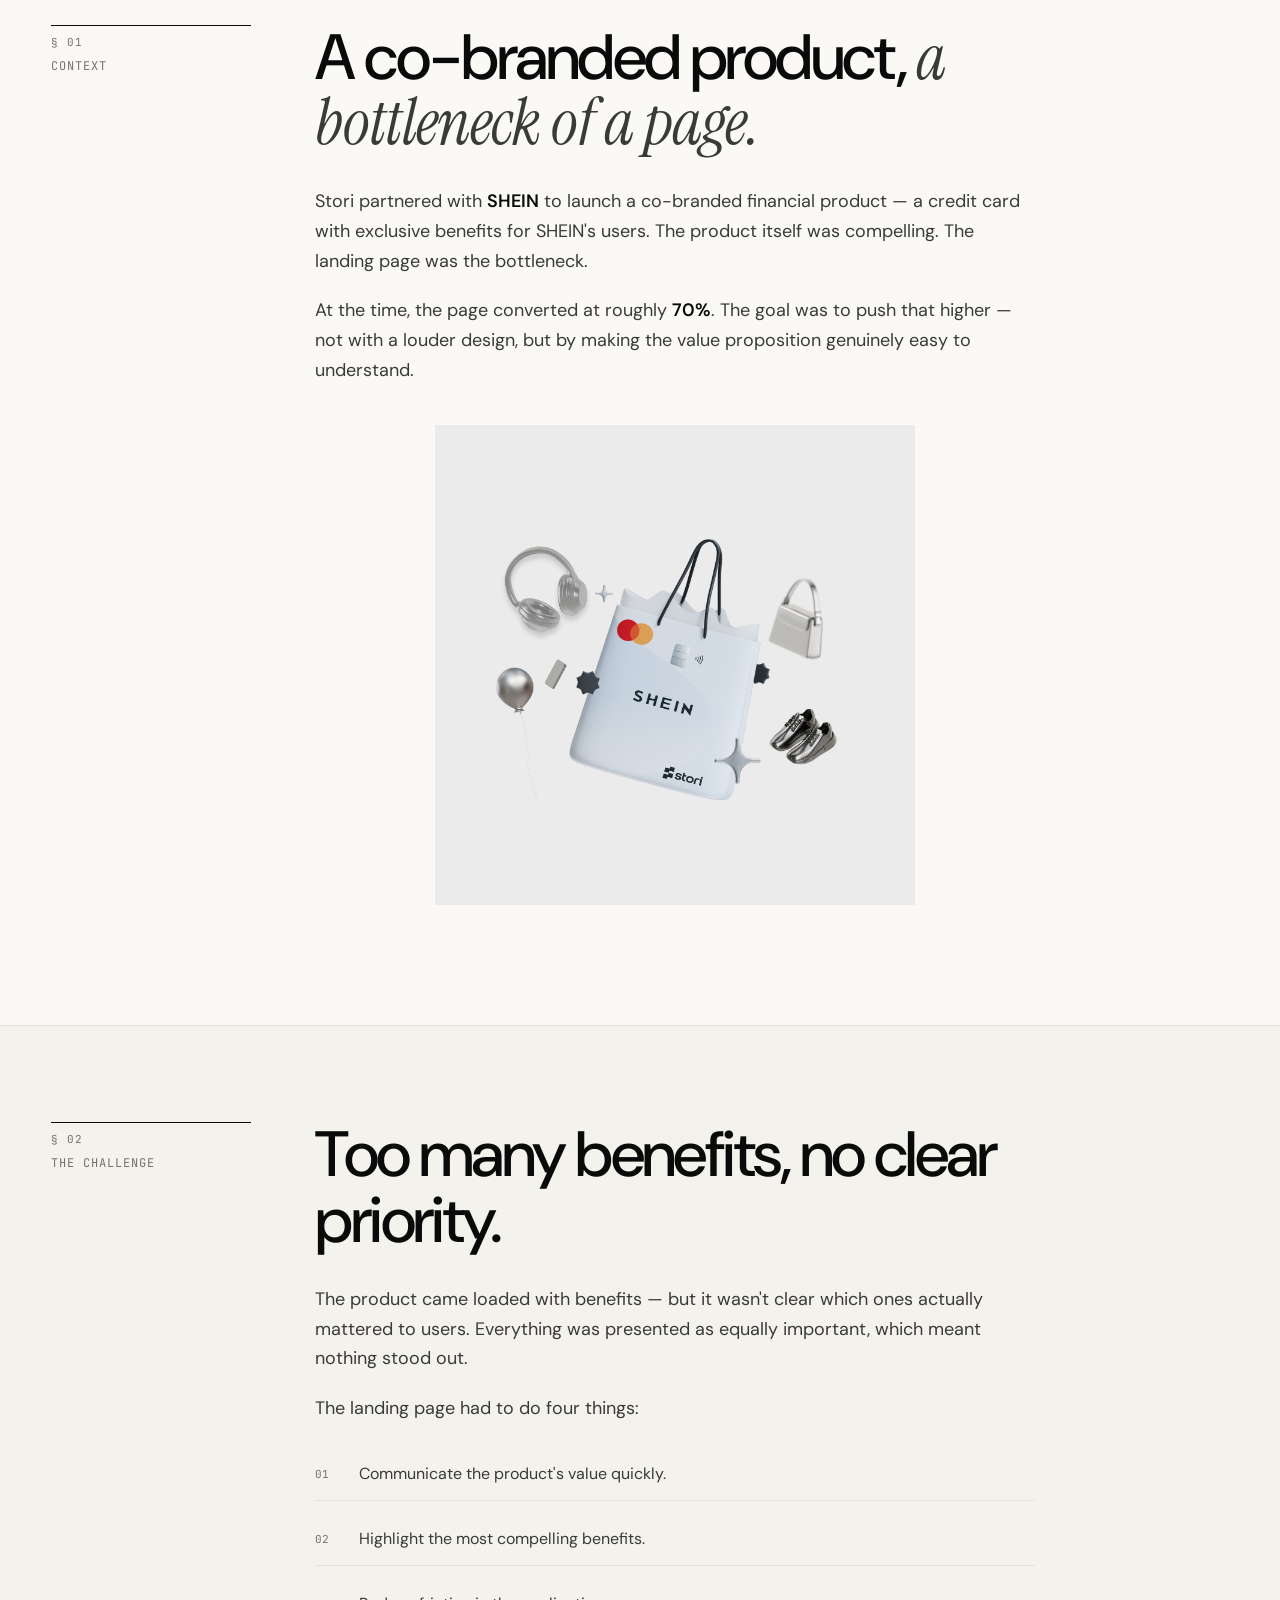
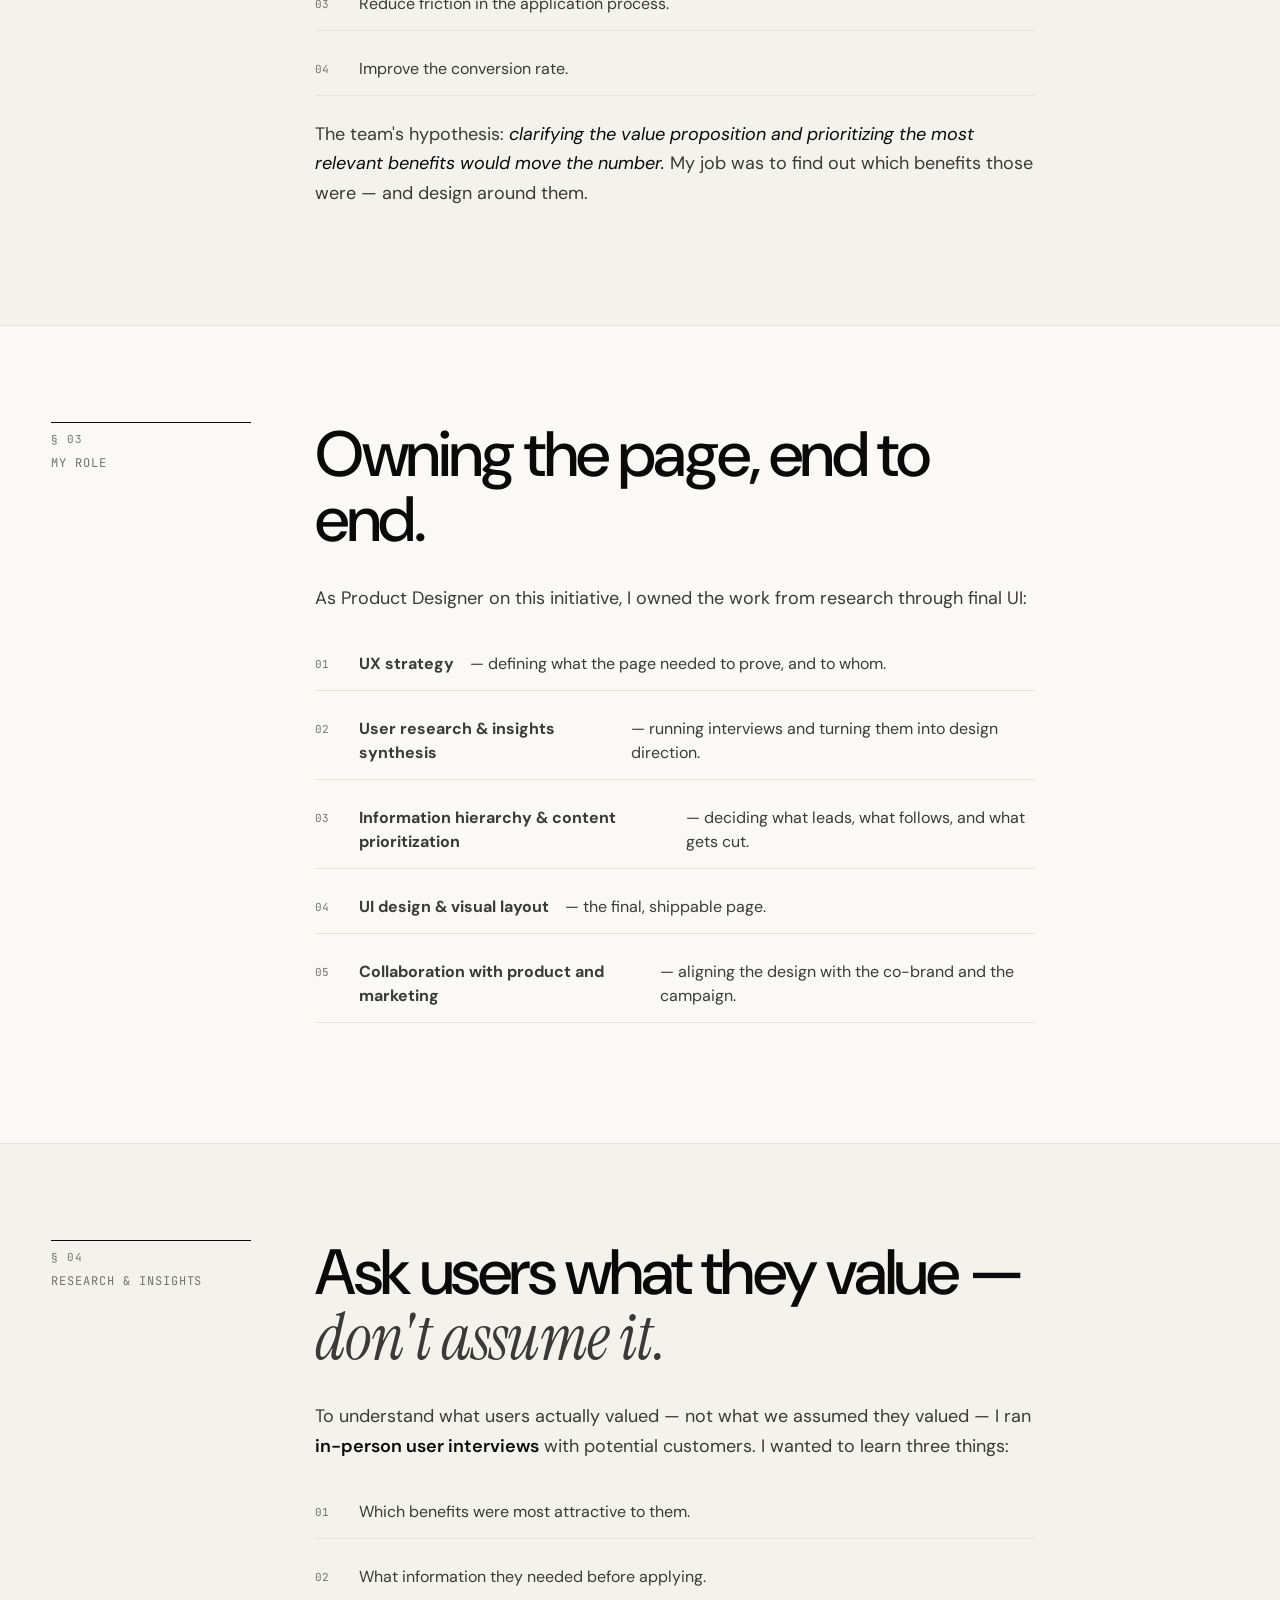
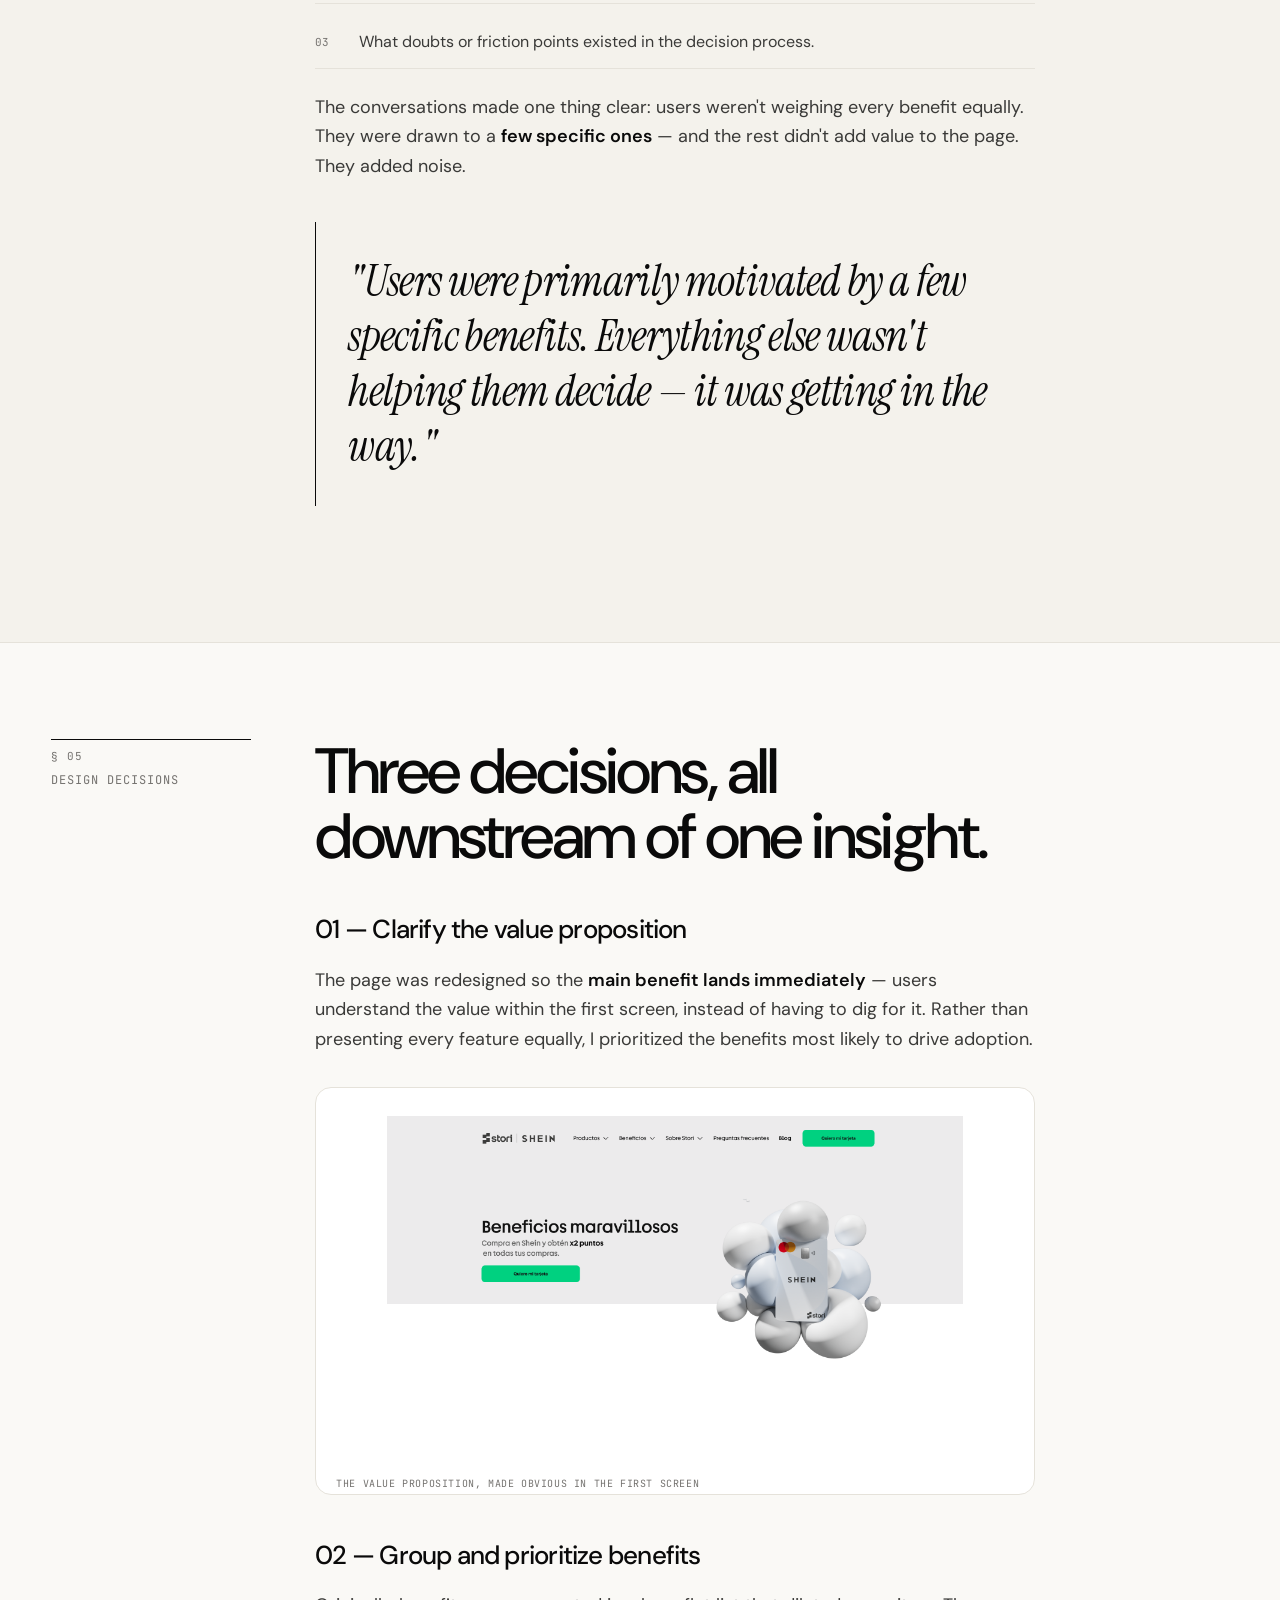
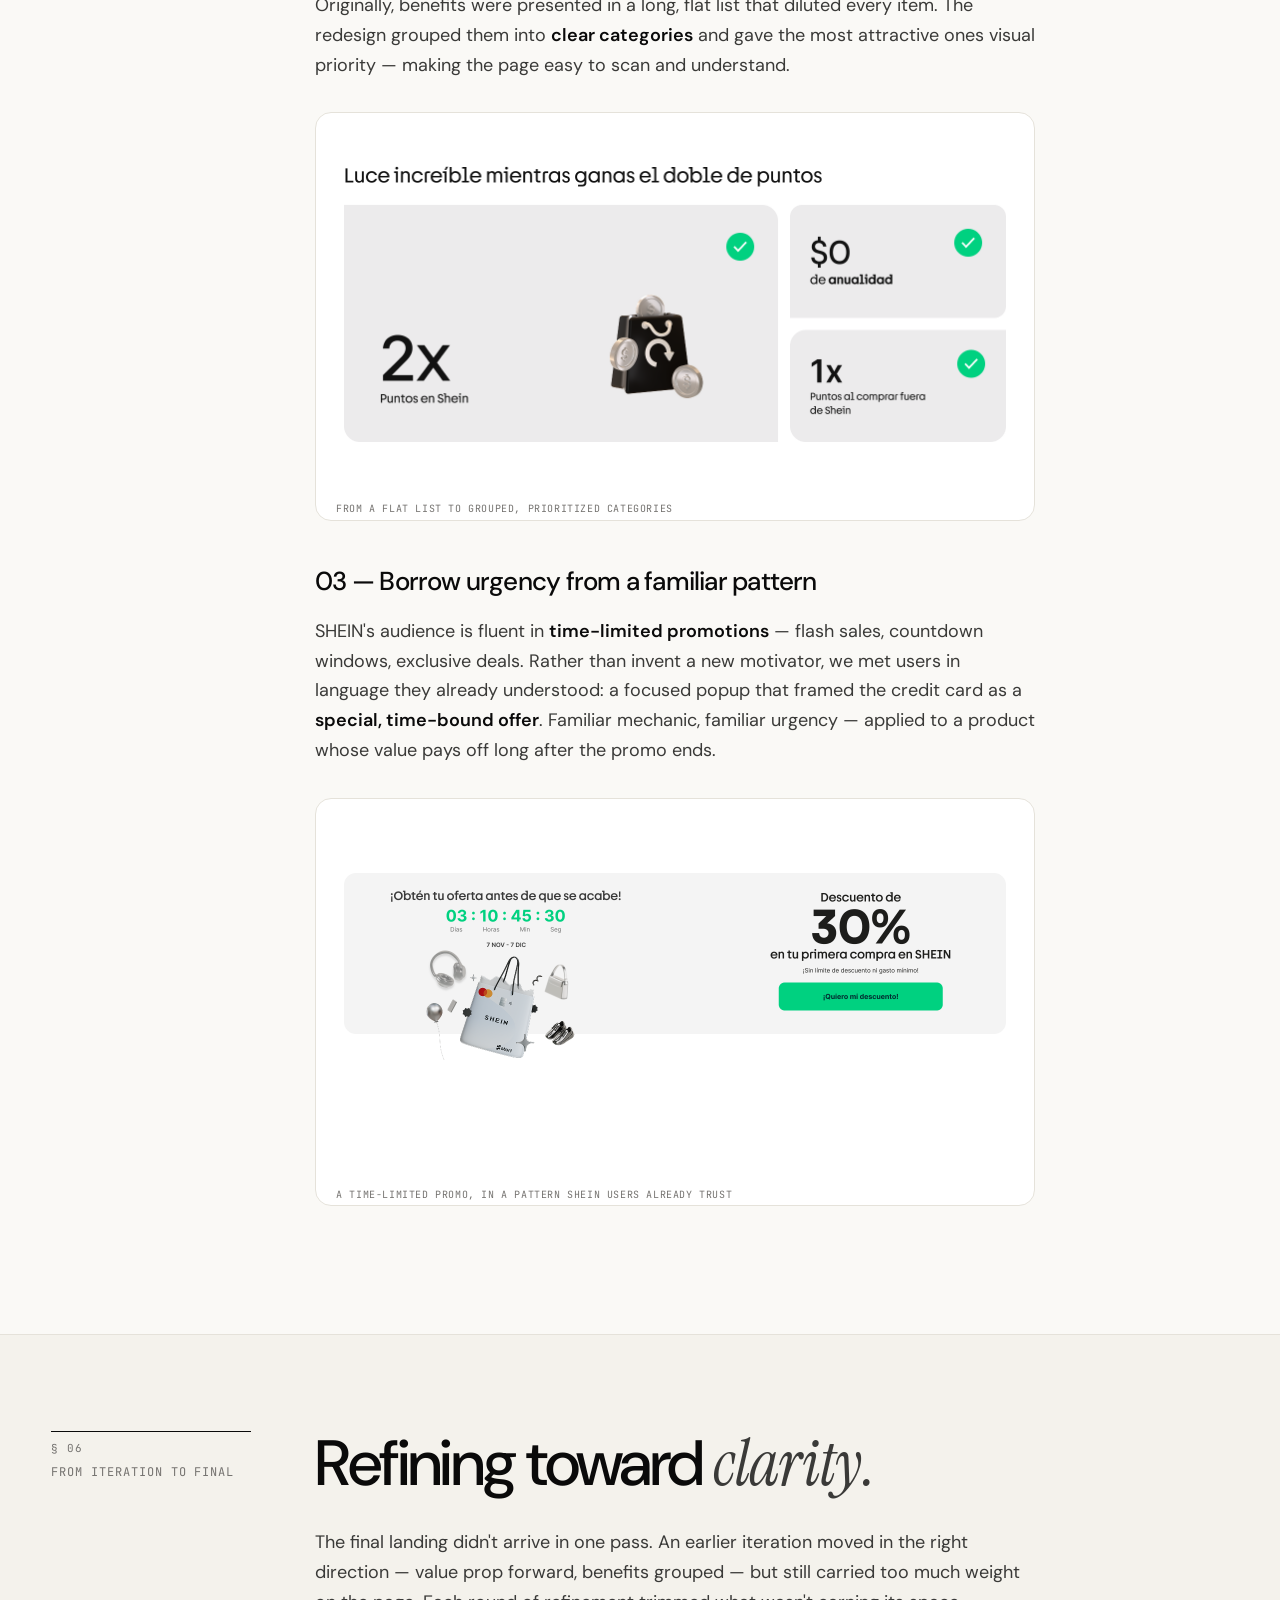
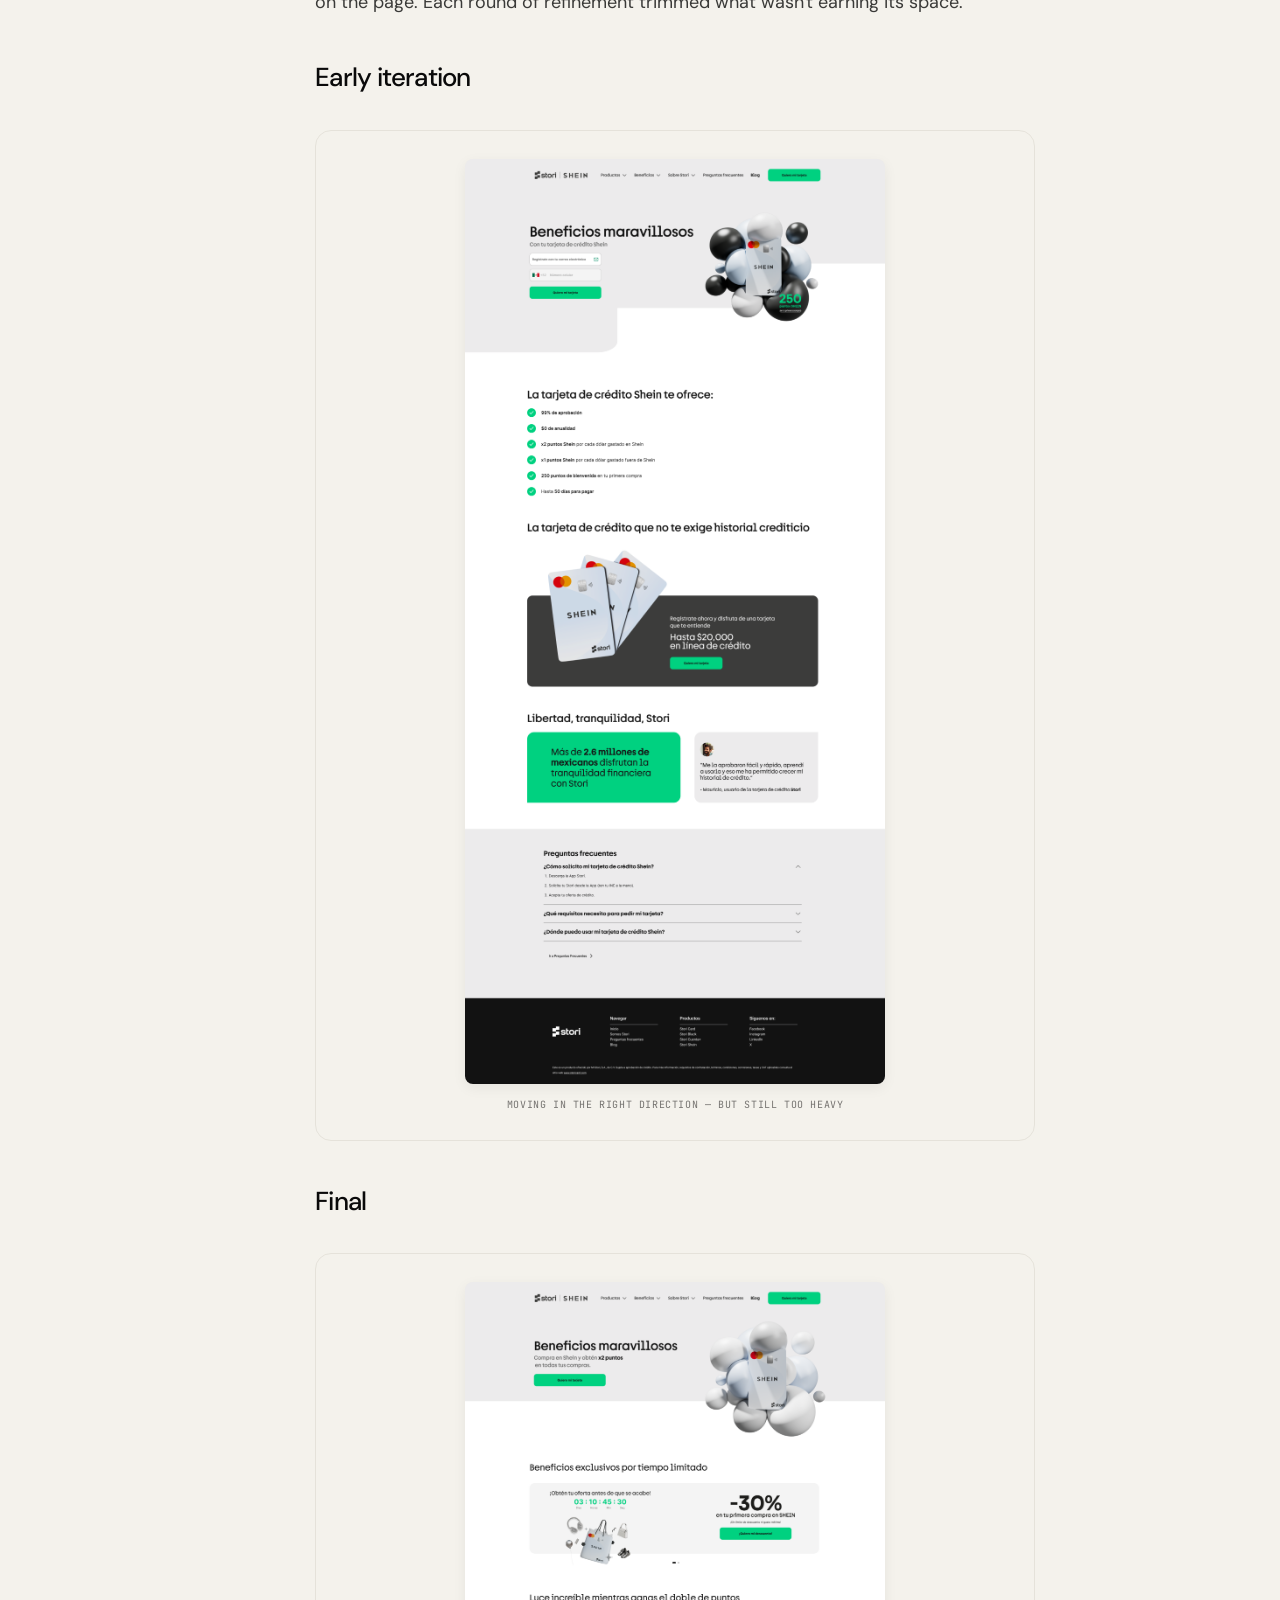
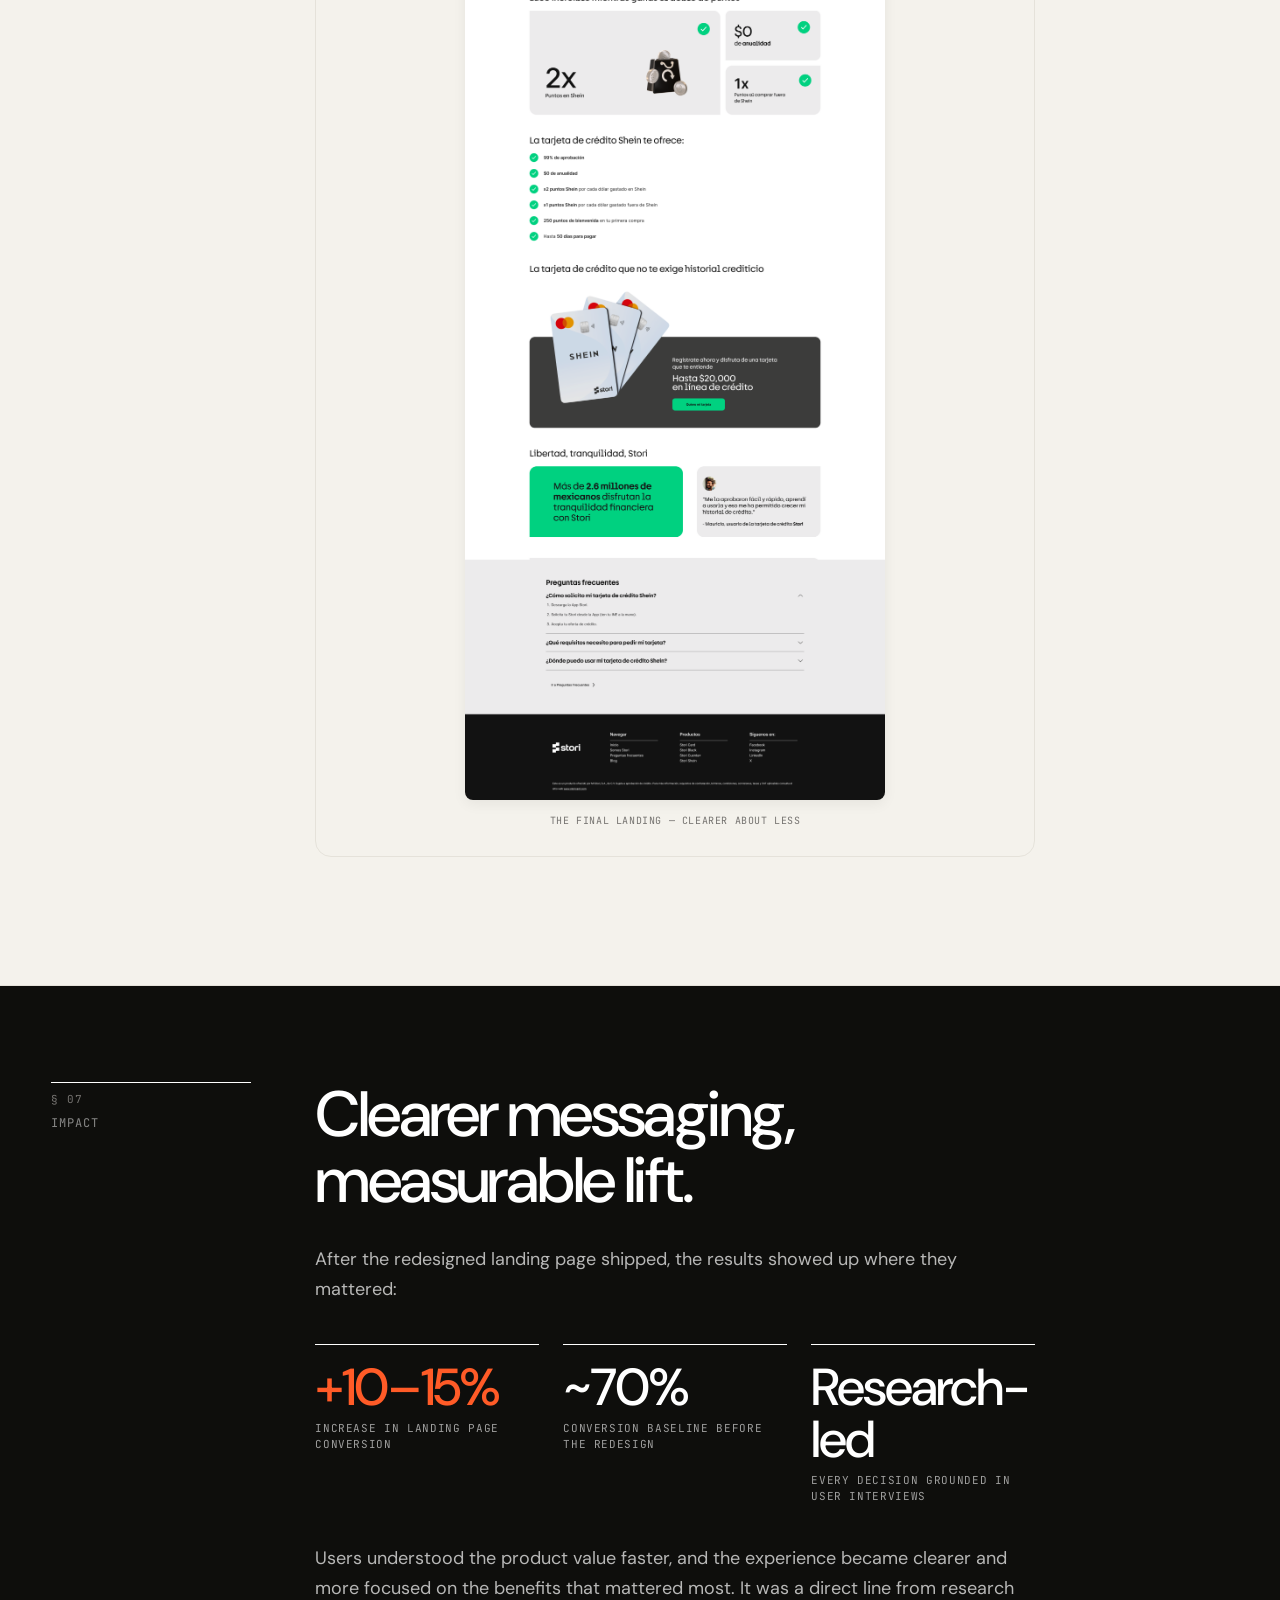
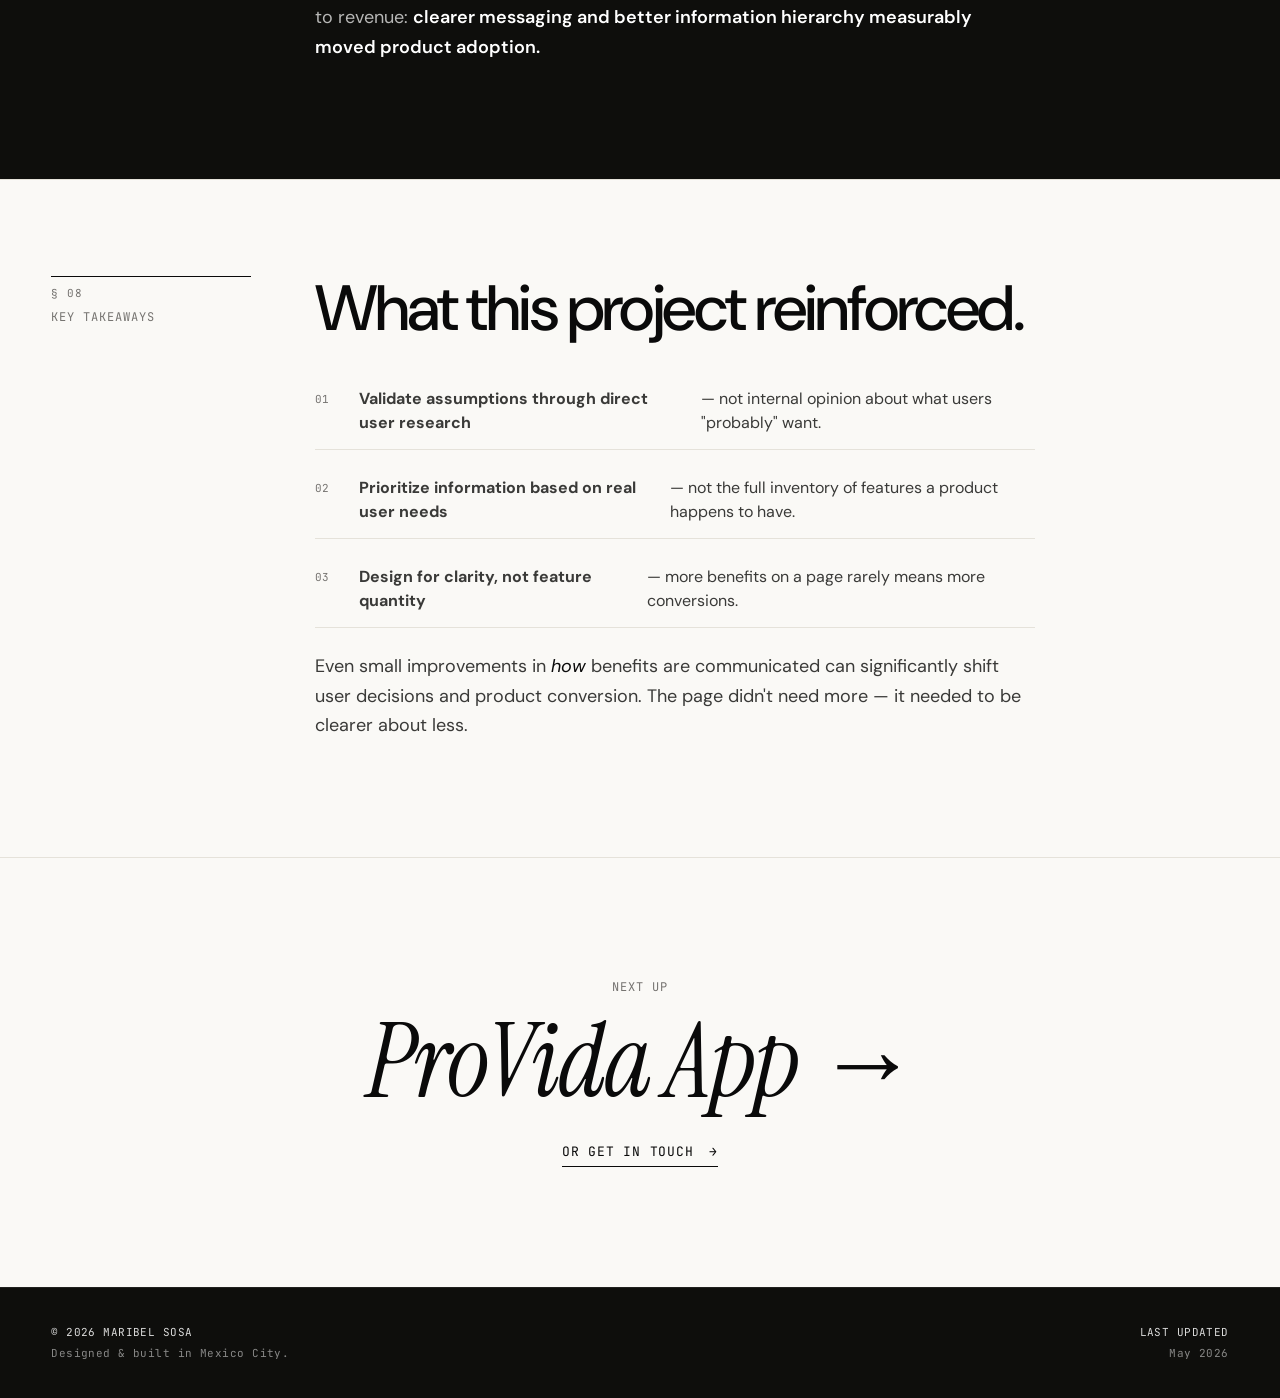
<file: maribel-portfolio/preview-shein-single.html>
<!DOCTYPE html>
<html lang="en">
<head>
  <meta charset="UTF-8" />
  <meta name="viewport" content="width=device-width, initial-scale=1.0" />
  <title>Stori × SHEIN — Maribel Sosa</title>
  <link rel="icon" type="image/svg+xml" href="favicon.svg" />
  <meta name="description" content="Redesigning the landing page for a Stori × SHEIN co-branded credit card. Research-led information hierarchy that lifted conversion by 10–15%." />

  <link rel="preconnect" href="https://fonts.googleapis.com" />
  <link rel="preconnect" href="https://fonts.gstatic.com" crossorigin />
  <link href="https://fonts.googleapis.com/css2?family=DM+Sans:opsz,wght@9..40,400;9..40,500;9..40,600&family=Instrument+Serif:ital@0;1&family=JetBrains+Mono:wght@400;500&display=swap" rel="stylesheet" />

  <style>
/* =============================================================
   Maribel Sosa — Portfolio
   Design system: Editorial minimalism + Product sophistication
   ============================================================= */

/* -------- Reset & base -------- */
*, *::before, *::after {
  box-sizing: border-box;
  margin: 0;
  padding: 0;
}

html {
  scroll-behavior: smooth;
  -webkit-font-smoothing: antialiased;
  -moz-osx-font-smoothing: grayscale;
}

body {
  font-family: var(--font-sans);
  font-size: 17px;
  line-height: 1.55;
  color: var(--ink);
  background: var(--bg);
  overflow-x: hidden;
  cursor: none;
}

img, svg { display: block; max-width: 100%; }
button { font: inherit; cursor: pointer; border: none; background: none; }
a { color: inherit; text-decoration: none; }
em, i { font-style: italic; }
ul { list-style: none; }

/* -------- Tokens -------- */
:root {
  /* Color */
  --bg: #FAF9F6;
  --bg-elevated: #F4F2EC;
  --bg-inverse: #0E0E0C;
  --ink: #0A0A0A;
  --ink-secondary: #3A3A38;
  --ink-muted: #757370;
  --ink-soft: #B8B5AE;
  --border: #E5E2DA;
  --border-strong: #D6D2C7;
  --accent: #FF5B27;
  --green: #2CB674;
  --green-deep: #0E3D2A;

  /* Typography */
  --font-sans: 'DM Sans', -apple-system, BlinkMacSystemFont, 'Segoe UI', sans-serif;
  --font-display: 'DM Sans', -apple-system, BlinkMacSystemFont, sans-serif;
  --font-serif: 'Instrument Serif', 'Times New Roman', Georgia, serif;
  --font-mono: 'JetBrains Mono', ui-monospace, 'SF Mono', Menlo, monospace;

  /* Layout */
  --gutter: clamp(20px, 4vw, 64px);
  --max-width: 1440px;
  --content-width: 1200px;
  --reading-width: 720px;

  /* Motion */
  --ease-out: cubic-bezier(0.22, 1, 0.36, 1);
  --ease-in-out: cubic-bezier(0.65, 0, 0.35, 1);
  --duration-fast: 240ms;
  --duration-base: 480ms;
  --duration-slow: 800ms;
}

/* -------- Selection -------- */
::selection {
  background: var(--ink);
  color: var(--bg);
}

/* -------- Custom cursor -------- */
.cursor, .cursor-trail {
  position: fixed;
  top: 0;
  left: 0;
  pointer-events: none;
  z-index: 9999;
  border-radius: 50%;
  transition: transform 60ms linear, width 200ms var(--ease-out), height 200ms var(--ease-out), opacity 200ms;
  mix-blend-mode: difference;
}
.cursor {
  width: 6px;
  height: 6px;
  background: #fff;
  transform: translate(-50%, -50%);
}
.cursor-trail {
  width: 36px;
  height: 36px;
  border: 1px solid #fff;
  transform: translate(-50%, -50%);
  opacity: 0.6;
}
.cursor.is-hover { width: 14px; height: 14px; }
.cursor-trail.is-hover { width: 64px; height: 64px; opacity: 0.9; }
.cursor.is-hidden, .cursor-trail.is-hidden { opacity: 0; }

@media (hover: none), (max-width: 900px) {
  .cursor, .cursor-trail { display: none; }
  body { cursor: auto; }
}

/* -------- Typography utilities -------- */
.display {
  font-family: var(--font-display);
  font-weight: 500;
  letter-spacing: -0.04em;
  line-height: 0.98;
}

/* Serif italic as accent — used inside <em> in display headlines */
.hero__word em,
.section-head__title em,
.case-title em,
.case-h2 em,
.contact__headline em,
.case-next__title,
.case-pull,
.about__paragraph strong {
  font-family: var(--font-serif);
  font-style: italic;
  font-weight: 400;
  letter-spacing: -0.01em;
}

.eyebrow {
  display: inline-flex;
  align-items: center;
  gap: 10px;
  font-family: var(--font-mono);
  font-size: 12px;
  font-weight: 500;
  text-transform: uppercase;
  letter-spacing: 0.08em;
  color: var(--ink-secondary);
}
.eyebrow--inverse {
  color: rgba(255,255,255,0.85);
}
.eyebrow__dot {
  display: inline-block;
  width: 6px;
  height: 6px;
  border-radius: 50%;
  background: var(--ink);
  position: relative;
}
.eyebrow__dot::after {
  content: '';
  position: absolute;
  inset: -4px;
  border: 1px solid var(--ink);
  border-radius: 50%;
  opacity: 0.3;
  animation: pulse 2.4s ease-in-out infinite;
}
.eyebrow__dot--green { background: var(--green); }
.eyebrow__dot--green::after { border-color: var(--green); }

@keyframes pulse {
  0%, 100% { transform: scale(1); opacity: 0.3; }
  50% { transform: scale(1.6); opacity: 0; }
}

.tag {
  display: inline-block;
  padding: 6px 12px;
  border: 1px solid var(--border-strong);
  border-radius: 999px;
  font-family: var(--font-mono);
  font-size: 11px;
  font-weight: 500;
  letter-spacing: 0.04em;
  text-transform: uppercase;
  color: var(--ink-secondary);
  background: transparent;
}
.tag--ghost {
  border-style: dashed;
  color: var(--ink-muted);
}

/* =============================================================
   NAV
   ============================================================= */
.nav {
  position: fixed;
  top: 0;
  left: 0;
  right: 0;
  z-index: 100;
  padding: 24px var(--gutter);
  transition: background var(--duration-base) var(--ease-out), backdrop-filter var(--duration-base);
}
.nav.is-scrolled {
  background: rgba(250, 249, 246, 0.78);
  backdrop-filter: blur(16px);
  -webkit-backdrop-filter: blur(16px);
  border-bottom: 1px solid var(--border);
}
.nav__inner {
  max-width: var(--max-width);
  margin: 0 auto;
  display: flex;
  align-items: center;
  justify-content: space-between;
  gap: 32px;
}
.nav__brand {
  display: inline-flex;
  align-items: center;
  gap: 12px;
  font-family: var(--font-display);
  font-size: 17px;
  font-weight: 500;
  letter-spacing: -0.02em;
}
.nav__brand-mark {
  font-family: var(--font-mono);
  font-size: 11px;
  letter-spacing: 0.08em;
  color: var(--ink-muted);
  border: 1px solid var(--border-strong);
  padding: 3px 7px;
  border-radius: 4px;
  font-weight: 500;
}
.nav__brand-name {
  font-family: var(--font-serif);
  font-style: italic;
  font-weight: 400;
  font-size: 19px;
  letter-spacing: -0.01em;
}
.nav__menu {
  display: flex;
  gap: 36px;
}
.nav__link {
  font-family: var(--font-sans);
  font-size: 14px;
  font-weight: 500;
  color: var(--ink-secondary);
  position: relative;
  transition: color var(--duration-fast);
}
.nav__link::after {
  content: '';
  position: absolute;
  left: 0;
  right: 0;
  bottom: -4px;
  height: 1px;
  background: var(--ink);
  transform: scaleX(0);
  transform-origin: left;
  transition: transform var(--duration-base) var(--ease-out);
}
.nav__link:hover { color: var(--ink); }
.nav__link:hover::after { transform: scaleX(1); }

.nav__cta {
  display: inline-flex;
  align-items: center;
  gap: 8px;
  padding: 8px 14px;
  border: 1px solid var(--border-strong);
  border-radius: 999px;
  font-family: var(--font-mono);
  font-size: 12px;
  font-weight: 500;
  text-transform: uppercase;
  letter-spacing: 0.06em;
  color: var(--ink);
  transition: background var(--duration-fast), border-color var(--duration-fast);
}
.nav__cta:hover {
  background: var(--ink);
  color: var(--bg);
  border-color: var(--ink);
}
.status-dot {
  width: 7px;
  height: 7px;
  border-radius: 50%;
  background: var(--green);
  box-shadow: 0 0 0 0 rgba(44, 182, 116, 0.6);
  animation: status 2s ease-in-out infinite;
}
@keyframes status {
  0%, 100% { box-shadow: 0 0 0 0 rgba(44, 182, 116, 0.6); }
  50% { box-shadow: 0 0 0 6px rgba(44, 182, 116, 0); }
}

@media (max-width: 768px) {
  .nav__menu { display: none; }
}

/* =============================================================
   HERO
   ============================================================= */
.hero {
  min-height: 100vh;
  padding: 160px var(--gutter) 80px;
  display: flex;
  align-items: center;
  position: relative;
}
.hero__grid {
  max-width: var(--max-width);
  width: 100%;
  margin: 0 auto;
  display: grid;
  grid-template-columns: 1fr;
  gap: 64px;
  position: relative;
}
.hero__meta { grid-row: 1; }
.hero__headline {
  font-family: var(--font-display);
  font-weight: 500;
  font-size: clamp(54px, 10.5vw, 168px);
  line-height: 0.94;
  letter-spacing: -0.045em;
  color: var(--ink);
  max-width: 14ch;
}
.hero__line {
  display: block;
  overflow: hidden;
}
.hero__word {
  display: inline-block;
  transform: translateY(110%);
  opacity: 0;
  animation: heroReveal 1100ms var(--ease-out) forwards;
}
.hero__word em { color: var(--ink-secondary); }

.hero__line:nth-child(1) .hero__word { animation-delay: 100ms; }
.hero__line:nth-child(2) .hero__word:nth-child(1) { animation-delay: 200ms; }
.hero__line:nth-child(2) .hero__word:nth-child(2) { animation-delay: 280ms; }
.hero__line:nth-child(3) .hero__word:nth-child(1) { animation-delay: 360ms; }
.hero__line:nth-child(3) .hero__word:nth-child(2) { animation-delay: 440ms; }
.hero__line:nth-child(4) .hero__word:nth-child(1) { animation-delay: 520ms; }
.hero__line:nth-child(4) .hero__word:nth-child(2) { animation-delay: 600ms; }

@keyframes heroReveal {
  to { transform: translateY(0); opacity: 1; }
}

.hero__intro {
  max-width: 56ch;
  margin-left: auto;
  opacity: 0;
  transform: translateY(20px);
  animation: fadeUp 900ms var(--ease-out) 800ms forwards;
}
.hero__intro-text {
  font-size: 19px;
  line-height: 1.6;
  color: var(--ink-secondary);
}
.hero__intro-text strong {
  color: var(--ink);
  font-weight: 600;
}
.hero__intro-text a {
  color: var(--ink);
  border-bottom: 1px solid var(--ink);
  font-weight: 500;
  transition: opacity var(--duration-fast);
}
.hero__intro-text a:hover { opacity: 0.6; }

.hero__footer {
  display: grid;
  grid-template-columns: repeat(3, minmax(0, 1fr));
  gap: 32px;
  border-top: 1px solid var(--border);
  padding-top: 28px;
  opacity: 0;
  animation: fadeUp 900ms var(--ease-out) 1000ms forwards;
}
.hero__footer-item {
  display: flex;
  flex-direction: column;
  gap: 6px;
}
.hero__footer-label {
  font-family: var(--font-mono);
  font-size: 11px;
  letter-spacing: 0.08em;
  text-transform: uppercase;
  color: var(--ink-muted);
}
.hero__footer-value {
  font-family: var(--font-sans);
  font-size: 15px;
  font-weight: 500;
  color: var(--ink);
}

.hero__scroll-indicator {
  position: absolute;
  bottom: -40px;
  right: 0;
  display: flex;
  flex-direction: column;
  align-items: center;
  gap: 12px;
  opacity: 0;
  animation: fadeUp 800ms var(--ease-out) 1300ms forwards;
}
.hero__scroll-line {
  width: 1px;
  height: 60px;
  background: linear-gradient(to bottom, var(--ink) 0%, transparent 100%);
  position: relative;
  overflow: hidden;
}
.hero__scroll-line::after {
  content: '';
  position: absolute;
  inset: 0;
  background: var(--bg);
  transform: translateY(-100%);
  animation: scrollLine 2.4s ease-in-out infinite;
}
@keyframes scrollLine {
  0% { transform: translateY(-100%); }
  100% { transform: translateY(100%); }
}
.hero__scroll-text {
  font-family: var(--font-mono);
  font-size: 10px;
  letter-spacing: 0.1em;
  text-transform: uppercase;
  color: var(--ink-muted);
  writing-mode: vertical-rl;
  transform: rotate(180deg);
}

@keyframes fadeUp {
  to { opacity: 1; transform: translateY(0); }
}

@media (max-width: 768px) {
  .hero__footer { grid-template-columns: 1fr; gap: 16px; }
  .hero__scroll-indicator { display: none; }
}

/* =============================================================
   SECTION HEAD
   ============================================================= */
.section-head {
  max-width: var(--max-width);
  margin: 0 auto 80px;
  padding: 0 var(--gutter);
  display: grid;
  grid-template-columns: 100px 1fr;
  gap: 64px;
  align-items: start;
}
.section-head__index {
  font-family: var(--font-mono);
  font-size: 12px;
  font-weight: 500;
  letter-spacing: 0.06em;
  color: var(--ink-muted);
  padding-top: 14px;
  border-top: 1px solid var(--ink);
  display: inline-block;
}
.section-head__title {
  font-family: var(--font-display);
  font-weight: 500;
  font-size: clamp(44px, 6vw, 88px);
  letter-spacing: -0.04em;
  line-height: 0.98;
  color: var(--ink);
  max-width: 12ch;
}
.section-head__lede {
  grid-column: 2;
  font-size: 18px;
  line-height: 1.55;
  color: var(--ink-secondary);
  max-width: 60ch;
  margin-top: 24px;
}

@media (max-width: 768px) {
  .section-head { grid-template-columns: 1fr; gap: 16px; }
  .section-head__lede { grid-column: 1; }
}

/* =============================================================
   WORK
   ============================================================= */
.work {
  padding: 120px 0;
}
.work__list {
  max-width: var(--max-width);
  margin: 0 auto;
  padding: 0 var(--gutter);
  display: flex;
  flex-direction: column;
}

.project {
  display: grid;
  grid-template-columns: 100px 1fr 1fr;
  gap: 40px 64px;
  padding: 56px 0;
  border-top: 1px solid var(--border);
  position: relative;
  transition: opacity var(--duration-base);
}
.project:last-of-type { border-bottom: 1px solid var(--border); }
.project--placeholder { opacity: 0.55; }

.project__index {
  display: flex;
  flex-direction: column;
  gap: 6px;
}
.project__num {
  font-family: var(--font-mono);
  font-size: 13px;
  font-weight: 500;
  color: var(--ink);
  letter-spacing: 0.04em;
}
.project__year {
  font-family: var(--font-mono);
  font-size: 11px;
  color: var(--ink-muted);
  letter-spacing: 0.06em;
  text-transform: uppercase;
}

.project__content {
  display: flex;
  flex-direction: column;
  gap: 20px;
  max-width: 56ch;
}
.project__meta {
  display: flex;
  flex-wrap: wrap;
  gap: 8px;
}
.project__title {
  font-family: var(--font-display);
  font-weight: 500;
  font-size: clamp(36px, 4.5vw, 64px);
  letter-spacing: -0.035em;
  line-height: 1;
  color: var(--ink);
  transition: transform var(--duration-base) var(--ease-out);
}
.project__title--ghost {
  color: var(--ink-muted);
  font-family: var(--font-serif);
  font-style: italic;
  font-weight: 400;
}
.project__summary {
  font-size: 17px;
  line-height: 1.6;
  color: var(--ink-secondary);
}
.project__summary--ghost { color: var(--ink-muted); }

.project__metrics {
  display: grid;
  grid-template-columns: repeat(3, 1fr);
  gap: 16px;
  margin-top: 12px;
  border-top: 1px solid var(--border);
  padding-top: 24px;
}
.metric {
  display: flex;
  flex-direction: column;
  gap: 4px;
}
.metric__value {
  font-family: var(--font-display);
  font-size: 28px;
  font-weight: 500;
  letter-spacing: -0.03em;
  line-height: 1;
  color: var(--ink);
}
.metric__label {
  font-family: var(--font-mono);
  font-size: 10px;
  letter-spacing: 0.06em;
  text-transform: uppercase;
  color: var(--ink-muted);
  line-height: 1.3;
}

.project__visual {
  align-self: center;
  position: relative;
  transition: transform var(--duration-slow) var(--ease-out);
}
.project__visual-frame {
  aspect-ratio: 4/3;
  background: var(--bg-elevated);
  border-radius: 12px;
  border: 1px solid var(--border);
  overflow: hidden;
  position: relative;
  display: flex;
  align-items: center;
  justify-content: center;
  transition: transform var(--duration-base) var(--ease-out);
}
.project__visual-frame--stori {
  background: linear-gradient(135deg, #0E3D2A 0%, #0a2d1f 100%);
}
.project__visual-frame--ghost {
  background: var(--bg-elevated);
  border-style: dashed;
}

.project:hover .project__visual-frame { transform: scale(1.02); }
.project:hover .project__title { transform: translateX(4px); }

.project__cta {
  grid-column: 2;
  display: inline-flex;
  align-items: center;
  gap: 12px;
  margin-top: 16px;
  font-family: var(--font-mono);
  font-size: 13px;
  font-weight: 500;
  letter-spacing: 0.04em;
  text-transform: uppercase;
  color: var(--ink);
  align-self: start;
}
.project__cta .arrow {
  display: inline-block;
  transition: transform var(--duration-base) var(--ease-out);
}
.project:hover .project__cta .arrow { transform: translateX(8px); }

a.project { display: grid; }

@media (max-width: 1024px) {
  .project { grid-template-columns: 60px 1fr; }
  .project__visual { grid-column: 1 / -1; order: 3; margin-top: 16px; }
  .project__cta { grid-column: 1 / -1; }
  .project__metrics { grid-template-columns: repeat(3, 1fr); }
}
@media (max-width: 600px) {
  .project { grid-template-columns: 1fr; gap: 24px; padding: 40px 0; }
  .project__metrics { grid-template-columns: 1fr 1fr; }
  .project__cta { grid-column: 1; }
}

/* =============================================================
   PHONE MOCKUPS (CSS-only)
   ============================================================= */
.phone-stack {
  position: relative;
  display: flex;
  gap: 16px;
  padding: 32px;
  align-items: center;
  justify-content: center;
  width: 100%;
  height: 100%;
}
.phone {
  width: 140px;
  aspect-ratio: 9 / 19;
  border-radius: 22px;
  background: #fff;
  padding: 8px;
  box-shadow: 0 30px 60px -20px rgba(0,0,0,0.45);
  flex-shrink: 0;
  transform-origin: center;
  transition: transform var(--duration-slow) var(--ease-out);
}
.phone--1 { transform: rotate(-4deg) translateY(-8px); }
.phone--2 { transform: rotate(4deg) translateY(8px); }
.project:hover .phone--1 { transform: rotate(-6deg) translateY(-14px); }
.project:hover .phone--2 { transform: rotate(6deg) translateY(14px); }

.phone__screen {
  width: 100%;
  height: 100%;
  background: #fff;
  border-radius: 16px;
  padding: 12px 8px;
  display: flex;
  flex-direction: column;
  gap: 8px;
  overflow: hidden;
  position: relative;
}
.phone__screen--mission { background: #0E3D2A; }
.phone__screen--medals { background: #0E3D2A; }

.phone__bar {
  display: flex;
  justify-content: center;
  padding: 4px 0;
}
.phone__bar span {
  width: 28px;
  height: 3px;
  background: rgba(255,255,255,0.3);
  border-radius: 2px;
}
.phone__title {
  font-family: var(--font-sans);
  color: #fff;
  font-size: 10px;
  font-weight: 600;
  text-align: center;
  margin-bottom: 4px;
}
.phone__card {
  background: #fff;
  border-radius: 8px;
  padding: 8px;
  display: flex;
  align-items: center;
  gap: 8px;
}
.phone__card--green {
  background: rgba(255,255,255,0.95);
}
.phone__card--dark {
  background: rgba(255,255,255,0.08);
  border: 1px solid rgba(255,255,255,0.15);
}
.phone__icon {
  width: 22px;
  height: 22px;
  border-radius: 50%;
  background: var(--green);
  color: #fff;
  display: flex;
  align-items: center;
  justify-content: center;
  font-size: 12px;
  font-weight: 700;
  flex-shrink: 0;
}
.phone__icon--circle {
  background: var(--green);
  border: 2px solid rgba(255,255,255,0.2);
}
.phone__lines { display: flex; flex-direction: column; gap: 4px; flex: 1; }
.phone__line {
  height: 4px;
  background: var(--ink);
  opacity: 0.85;
  border-radius: 2px;
}
.phone__line--lg { width: 70%; }
.phone__line--sm { width: 45%; height: 3px; opacity: 0.5; }
.phone__line--light { background: #fff; }

.phone__list { display: flex; flex-direction: column; gap: 4px; margin-top: 4px; }
.phone__list-item {
  height: 14px;
  background: rgba(255,255,255,0.08);
  border-radius: 4px;
}
.phone__list-item--active {
  background: rgba(44, 182, 116, 0.25);
  border-left: 2px solid var(--green);
}

.phone__grid {
  display: grid;
  grid-template-columns: repeat(3, 1fr);
  gap: 4px;
  margin-top: 4px;
}
.phone__grid-cell {
  aspect-ratio: 1;
  background: rgba(255,255,255,0.06);
  border-radius: 4px;
}
.phone__grid-cell--won {
  background: rgba(44, 182, 116, 0.4);
  border: 1px solid var(--green);
}

.phone__cta {
  margin-top: auto;
  padding: 6px;
  background: var(--green);
  color: #fff;
  text-align: center;
  border-radius: 16px;
  font-size: 8px;
  font-weight: 600;
}

/* Home screen mockup variant */
.phone__screen--home {
  background: #F1F4F2;
  gap: 7px;
}
.phone__balance {
  background: var(--green-deep);
  border-radius: 9px;
  padding: 9px;
  display: flex;
  flex-direction: column;
  gap: 5px;
}
.phone__balance-label {
  height: 3px;
  width: 34%;
  background: rgba(255,255,255,0.4);
  border-radius: 2px;
}
.phone__balance-amount {
  height: 7px;
  width: 62%;
  background: #fff;
  border-radius: 2px;
}
.phone__actions {
  display: flex;
  gap: 5px;
  justify-content: space-between;
}
.phone__action {
  flex: 1;
  display: flex;
  flex-direction: column;
  align-items: center;
  gap: 4px;
}
.phone__action-dot {
  width: 18px;
  height: 18px;
  border-radius: 50%;
  background: rgba(44,182,116,0.16);
  border: 1px solid rgba(44,182,116,0.45);
}
.phone__action-label {
  height: 2px;
  width: 70%;
  background: rgba(14,61,42,0.25);
  border-radius: 1px;
}
.phone__products {
  display: flex;
  flex-direction: column;
  gap: 5px;
}
.phone__product {
  background: #fff;
  border: 1px solid rgba(14,61,42,0.07);
  border-radius: 7px;
  padding: 7px;
  display: flex;
  align-items: center;
  gap: 6px;
}
.phone__product-icon {
  width: 16px;
  height: 16px;
  border-radius: 5px;
  background: rgba(44,182,116,0.22);
  flex-shrink: 0;
}
.phone__product-lines {
  display: flex;
  flex-direction: column;
  gap: 3px;
  flex: 1;
}
.phone__product-line {
  height: 3px;
  background: rgba(14,61,42,0.5);
  border-radius: 2px;
}
.phone__product-line--sm {
  width: 50%;
  height: 2px;
  background: rgba(14,61,42,0.25);
}
.phone__section-label {
  height: 3px;
  width: 28%;
  background: rgba(14,61,42,0.3);
  border-radius: 2px;
  margin: 2px 0;
}
.phone__product-grid {
  display: grid;
  grid-template-columns: 1fr 1fr;
  gap: 5px;
}
.phone__product-tile {
  background: #fff;
  border: 1px solid rgba(14,61,42,0.07);
  border-radius: 7px;
  padding: 7px;
  display: flex;
  flex-direction: column;
  gap: 4px;
  aspect-ratio: 1.4;
}
.phone__product-tile .phone__product-icon { width: 14px; height: 14px; }

/* Savings / pension screen mockup variant (ProVida) */
.project__visual-frame--provida {
  background: linear-gradient(135deg, #1E3257 0%, #0E1B33 100%);
}
.phone__screen--savings {
  background: #15233F;
}
.phone__savings-card {
  background: rgba(255,255,255,0.07);
  border: 1px solid rgba(255,255,255,0.12);
  border-radius: 9px;
  padding: 9px;
  display: flex;
  flex-direction: column;
  gap: 5px;
}
.phone__savings-label {
  height: 3px;
  width: 42%;
  background: rgba(255,255,255,0.35);
  border-radius: 2px;
}
.phone__savings-amount {
  height: 8px;
  width: 66%;
  background: #fff;
  border-radius: 2px;
}
.phone__chart {
  display: flex;
  align-items: flex-end;
  gap: 4px;
  height: 46px;
  padding: 6px 2px 0;
}
.phone__chart-bar {
  flex: 1;
  background: rgba(255,255,255,0.18);
  border-radius: 2px 2px 0 0;
}
.phone__chart-bar--active {
  background: #5B9BD5;
}
.phone__row {
  display: flex;
  align-items: center;
  gap: 6px;
  padding: 6px;
  background: rgba(255,255,255,0.05);
  border-radius: 6px;
}
.phone__row-icon {
  width: 14px;
  height: 14px;
  border-radius: 4px;
  background: rgba(91,155,213,0.4);
  flex-shrink: 0;
}
.phone__row-lines {
  flex: 1;
  display: flex;
  flex-direction: column;
  gap: 3px;
}
.phone__row-line {
  height: 3px;
  background: rgba(255,255,255,0.5);
  border-radius: 2px;
}
.phone__row-line--sm {
  width: 45%;
  height: 2px;
  background: rgba(255,255,255,0.25);
}

.ghost-grid {
  display: grid;
  grid-template-columns: repeat(3, 1fr);
  gap: 12px;
  padding: 32px;
  width: 100%;
  height: 100%;
}
.ghost-grid--alt { grid-template-columns: repeat(2, 1fr); }
.ghost-grid > div {
  background: var(--border);
  border-radius: 6px;
  opacity: 0.5;
}

/* =============================================================
   APPROACH
   ============================================================= */
.approach {
  padding: 120px 0;
  background: var(--bg-elevated);
}
.approach__grid {
  max-width: var(--max-width);
  margin: 0 auto;
  padding: 0 var(--gutter);
  display: grid;
  grid-template-columns: repeat(3, 1fr);
  gap: 56px;
}
.principle {
  display: flex;
  flex-direction: column;
  gap: 20px;
  border-top: 1px solid var(--ink);
  padding-top: 24px;
}
.principle__num {
  font-family: var(--font-mono);
  font-size: 12px;
  font-weight: 500;
  color: var(--ink-muted);
  letter-spacing: 0.06em;
}
.principle__title {
  font-family: var(--font-display);
  font-weight: 500;
  font-size: 30px;
  line-height: 1.1;
  letter-spacing: -0.035em;
  color: var(--ink);
}
.principle__body {
  font-size: 16px;
  line-height: 1.6;
  color: var(--ink-secondary);
}
.principle__body em {
  font-style: italic;
  color: var(--ink);
  font-weight: 500;
}

@media (max-width: 900px) {
  .approach__grid { grid-template-columns: 1fr; gap: 40px; }
}

/* =============================================================
   ABOUT
   ============================================================= */
.about { padding: 120px 0; }
.about__grid {
  max-width: var(--max-width);
  margin: 0 auto;
  padding: 0 var(--gutter);
  display: grid;
  grid-template-columns: 1.6fr 1fr;
  gap: 80px;
}
.about__lead {
  display: flex;
  flex-direction: column;
  gap: 24px;
}
.about__paragraph {
  font-family: var(--font-display);
  font-weight: 400;
  font-size: clamp(22px, 2.4vw, 32px);
  line-height: 1.4;
  letter-spacing: -0.025em;
  color: var(--ink);
}
.about__paragraph strong {
  font-family: var(--font-serif);
  font-style: italic;
  font-weight: 400;
  color: var(--accent);
  letter-spacing: -0.01em;
}
.about__side {
  display: flex;
  flex-direction: column;
  gap: 32px;
  padding-top: 12px;
}
.about__block {
  border-top: 1px solid var(--ink);
  padding-top: 14px;
}
.about__block-title {
  font-family: var(--font-mono);
  font-size: 11px;
  letter-spacing: 0.08em;
  text-transform: uppercase;
  color: var(--ink-muted);
  font-weight: 500;
  margin-bottom: 14px;
}
.about__list {
  display: flex;
  flex-direction: column;
  gap: 8px;
}
.about__list li {
  font-size: 15px;
  color: var(--ink);
  line-height: 1.5;
}

@media (max-width: 900px) {
  .about__grid { grid-template-columns: 1fr; gap: 48px; }
}

/* =============================================================
   CONTACT
   ============================================================= */
.contact {
  background: var(--bg-inverse);
  color: #fff;
  padding: 140px var(--gutter);
  position: relative;
  overflow: hidden;
}
.contact::before {
  content: '';
  position: absolute;
  top: -50%;
  right: -20%;
  width: 80%;
  height: 200%;
  background: radial-gradient(ellipse at center, rgba(255, 91, 39, 0.10) 0%, transparent 60%);
  pointer-events: none;
}
.contact__inner {
  max-width: 900px;
  margin: 0 auto;
  position: relative;
  display: flex;
  flex-direction: column;
  gap: 28px;
}
.contact__headline {
  font-family: var(--font-display);
  font-weight: 500;
  font-size: clamp(48px, 7vw, 104px);
  line-height: 0.98;
  letter-spacing: -0.045em;
  color: #fff;
  max-width: 16ch;
}
.contact__headline em {
  color: var(--accent);
}
.contact__body {
  font-size: 18px;
  line-height: 1.55;
  color: rgba(255,255,255,0.7);
  max-width: 56ch;
}
.contact__actions {
  display: flex;
  flex-wrap: wrap;
  gap: 12px;
  margin-top: 16px;
}
.btn {
  display: inline-flex;
  align-items: center;
  gap: 10px;
  padding: 16px 22px;
  border-radius: 999px;
  font-family: var(--font-sans);
  font-size: 15px;
  font-weight: 500;
  transition: transform var(--duration-base), background var(--duration-fast), color var(--duration-fast);
}
.btn--primary {
  background: var(--accent);
  color: #fff;
}
.btn--primary:hover { background: #FF7044; transform: translateY(-2px); }
.btn--ghost {
  background: transparent;
  border: 1px solid rgba(255,255,255,0.25);
  color: #fff;
}
.btn--ghost:hover { background: rgba(255,255,255,0.08); }
.btn .arrow { transition: transform var(--duration-base); }
.btn:hover .arrow { transform: translateX(4px); }

.contact__links {
  display: flex;
  flex-wrap: wrap;
  gap: 28px;
  margin-top: 32px;
  padding-top: 28px;
  border-top: 1px solid rgba(255,255,255,0.1);
}
.contact__links a {
  font-family: var(--font-mono);
  font-size: 13px;
  letter-spacing: 0.04em;
  text-transform: uppercase;
  color: rgba(255,255,255,0.6);
  border-bottom: 1px solid transparent;
  transition: color var(--duration-fast), border-color var(--duration-fast);
}
.contact__links a:hover {
  color: #fff;
  border-bottom-color: rgba(255,255,255,0.4);
}

/* =============================================================
   FOOTER
   ============================================================= */
.footer {
  padding: 36px var(--gutter);
  background: var(--bg-inverse);
  border-top: 1px solid rgba(255,255,255,0.08);
  color: rgba(255,255,255,0.6);
}
.footer__inner {
  max-width: var(--max-width);
  margin: 0 auto;
  display: flex;
  justify-content: space-between;
  flex-wrap: wrap;
  gap: 16px;
  font-family: var(--font-mono);
  font-size: 11px;
  letter-spacing: 0.04em;
}
.footer__col { display: flex; flex-direction: column; gap: 4px; }
.footer__col--right { text-align: right; align-items: flex-end; }
.footer__label {
  text-transform: uppercase;
  color: rgba(255,255,255,0.85);
}
.footer__sub { color: rgba(255,255,255,0.5); }

/* =============================================================
   REVEAL ON SCROLL
   ============================================================= */
.reveal {
  opacity: 0;
  transform: translateY(30px);
  transition: opacity 900ms var(--ease-out), transform 900ms var(--ease-out);
}
.reveal.is-visible {
  opacity: 1;
  transform: translateY(0);
}

@media (prefers-reduced-motion: reduce) {
  *, *::before, *::after {
    animation-duration: 0.01ms !important;
    animation-iteration-count: 1 !important;
    transition-duration: 0.01ms !important;
  }
  .reveal { opacity: 1; transform: none; }
  .hero__word { transform: none; opacity: 1; animation: none; }
}

/* =============================================================
   CASE STUDY PAGE
   ============================================================= */
.case-hero {
  padding: 180px var(--gutter) 80px;
  border-bottom: 1px solid var(--border);
}
.case-hero__inner {
  max-width: var(--max-width);
  margin: 0 auto;
}
.case-back {
  display: inline-flex;
  align-items: center;
  gap: 8px;
  font-family: var(--font-mono);
  font-size: 12px;
  letter-spacing: 0.06em;
  text-transform: uppercase;
  color: var(--ink-secondary);
  margin-bottom: 64px;
  transition: color var(--duration-fast);
}
.case-back:hover { color: var(--ink); }
.case-back .arrow { transition: transform var(--duration-base); }
.case-back:hover .arrow { transform: translateX(-4px); }

.case-meta {
  display: grid;
  grid-template-columns: repeat(4, 1fr);
  gap: 32px;
  margin-bottom: 80px;
  padding-bottom: 32px;
  border-bottom: 1px solid var(--border);
}
.case-meta__item {
  display: flex;
  flex-direction: column;
  gap: 6px;
}
.case-meta__label {
  font-family: var(--font-mono);
  font-size: 11px;
  letter-spacing: 0.06em;
  text-transform: uppercase;
  color: var(--ink-muted);
}
.case-meta__value {
  font-size: 16px;
  font-weight: 500;
  color: var(--ink);
}

.case-title {
  font-family: var(--font-display);
  font-weight: 500;
  font-size: clamp(56px, 9vw, 144px);
  letter-spacing: -0.05em;
  line-height: 0.95;
  color: var(--ink);
  margin-bottom: 32px;
}
.case-title em { color: var(--ink-secondary); }

.case-lede {
  font-family: var(--font-display);
  font-weight: 400;
  font-size: clamp(22px, 2.6vw, 32px);
  line-height: 1.4;
  letter-spacing: -0.02em;
  color: var(--ink-secondary);
  max-width: 60ch;
  margin-bottom: 80px;
}
.case-lede em {
  font-family: var(--font-serif);
  font-style: italic;
  font-weight: 400;
  color: var(--ink);
  letter-spacing: -0.005em;
}

.case-cover {
  margin-top: 48px;
  border-radius: 16px;
  overflow: hidden;
  background: linear-gradient(135deg, #0E3D2A 0%, #0a2d1f 100%);
  aspect-ratio: 16/9;
  display: flex;
  align-items: center;
  justify-content: center;
  position: relative;
}
.case-cover .phone-stack { padding: 40px; }
.case-cover .phone { width: 200px; }

@media (max-width: 768px) {
  .case-meta { grid-template-columns: repeat(2, 1fr); gap: 24px; }
  .case-cover .phone { width: 130px; }
}

.case-section {
  padding: 96px var(--gutter);
  border-bottom: 1px solid var(--border);
}
.case-section__inner {
  max-width: var(--max-width);
  margin: 0 auto;
}
.case-section--alt { background: var(--bg-elevated); }

.case-grid {
  display: grid;
  grid-template-columns: 200px 1fr;
  gap: 64px;
  align-items: start;
}
.case-grid__label {
  position: sticky;
  top: 100px;
  font-family: var(--font-mono);
  font-size: 12px;
  letter-spacing: 0.08em;
  text-transform: uppercase;
  color: var(--ink-muted);
  padding-top: 8px;
  border-top: 1px solid var(--ink);
  display: flex;
  flex-direction: column;
  gap: 6px;
}
.case-grid__label-num {
  font-family: var(--font-mono);
  font-size: 11px;
  color: var(--ink-muted);
}

.case-grid__content {
  max-width: 720px;
}

.case-h2 {
  font-family: var(--font-display);
  font-weight: 500;
  font-size: clamp(36px, 5vw, 64px);
  line-height: 1.02;
  letter-spacing: -0.04em;
  color: var(--ink);
  margin-bottom: 32px;
}
.case-h2 em { color: var(--ink-secondary); }

.case-h3 {
  font-family: var(--font-display);
  font-weight: 500;
  font-size: 26px;
  letter-spacing: -0.03em;
  color: var(--ink);
  margin: 40px 0 16px;
}

.case-p {
  font-size: 18px;
  line-height: 1.65;
  color: var(--ink-secondary);
  margin-bottom: 20px;
}
.case-p strong {
  color: var(--ink);
  font-weight: 600;
}
.case-p em {
  font-style: italic;
  color: var(--ink);
}

.case-pull {
  font-family: var(--font-serif);
  font-weight: 400;
  font-style: italic;
  font-size: clamp(28px, 3.5vw, 44px);
  line-height: 1.25;
  letter-spacing: -0.015em;
  color: var(--ink);
  padding: 32px 0 32px 32px;
  border-left: 1px solid var(--ink);
  margin: 40px 0;
}

.case-stats {
  display: grid;
  grid-template-columns: repeat(2, 1fr);
  gap: 24px;
  margin: 40px 0;
}
.stat {
  border-top: 1px solid var(--ink);
  padding-top: 16px;
}
.stat__value {
  font-family: var(--font-display);
  font-weight: 500;
  font-size: 52px;
  letter-spacing: -0.04em;
  line-height: 1;
  color: var(--ink);
  margin-bottom: 8px;
}
.stat__label {
  font-family: var(--font-mono);
  font-size: 11px;
  letter-spacing: 0.06em;
  text-transform: uppercase;
  color: var(--ink-muted);
  line-height: 1.4;
}

.case-list {
  display: flex;
  flex-direction: column;
  gap: 12px;
  margin: 24px 0;
  padding-left: 0;
}
.case-list li {
  display: flex;
  gap: 16px;
  padding: 14px 0;
  border-bottom: 1px solid var(--border);
  font-size: 16px;
  line-height: 1.5;
  color: var(--ink-secondary);
}
.case-list li::before {
  content: counter(item, decimal-leading-zero);
  counter-increment: item;
  font-family: var(--font-mono);
  font-size: 11px;
  color: var(--ink-muted);
  min-width: 28px;
  padding-top: 4px;
}
.case-list { counter-reset: item; }

.case-insights {
  display: flex;
  flex-direction: column;
  margin: 32px 0;
  border: 1px solid var(--border);
  border-radius: 12px;
  overflow: hidden;
  background: var(--bg);
}
.case-insights__row {
  display: grid;
  grid-template-columns: 1fr 140px;
  gap: 24px;
  padding: 16px 20px;
  border-bottom: 1px solid var(--border);
  align-items: center;
}
.case-insights__row:last-child { border-bottom: none; }
.case-insights__row--head {
  background: var(--bg-elevated);
  font-family: var(--font-mono);
  font-size: 11px;
  letter-spacing: 0.06em;
  text-transform: uppercase;
  color: var(--ink-muted);
}
.case-insights__row--head .case-insights__type { color: var(--ink-muted); }
.case-insights__text {
  font-size: 15px;
  color: var(--ink);
  line-height: 1.4;
}
.case-insights__type {
  display: inline-flex;
  align-items: center;
  gap: 6px;
  padding: 4px 10px;
  border-radius: 999px;
  font-family: var(--font-mono);
  font-size: 10px;
  font-weight: 500;
  letter-spacing: 0.04em;
  text-transform: uppercase;
  white-space: nowrap;
  width: fit-content;
}
.case-insights__type--positive { background: rgba(44, 182, 116, 0.12); color: var(--green-deep); }
.case-insights__type--negative { background: rgba(255, 91, 39, 0.12); color: #B53C13; }
.case-insights__type--opportunity { background: rgba(245, 184, 0, 0.16); color: #7A5800; }

.case-compare {
  display: grid;
  grid-template-columns: 1fr 1fr;
  gap: 32px;
  margin: 40px 0;
}
.case-compare__item {
  border-radius: 12px;
  padding: 32px;
  background: var(--bg);
  border: 1px solid var(--border);
}
.case-compare__item--old {
  background: #F4F2EC;
}
.case-compare__item--new {
  background: var(--green-deep);
  color: #fff;
}
.case-compare__label {
  font-family: var(--font-mono);
  font-size: 11px;
  letter-spacing: 0.06em;
  text-transform: uppercase;
  color: var(--ink-muted);
  margin-bottom: 16px;
}
.case-compare__item--new .case-compare__label { color: rgba(255,255,255,0.6); }
.case-compare__title {
  font-family: var(--font-display);
  font-weight: 500;
  font-size: 24px;
  letter-spacing: -0.03em;
  margin-bottom: 14px;
  color: inherit;
}
.case-compare__body {
  font-size: 15px;
  line-height: 1.55;
  color: var(--ink-secondary);
}
.case-compare__item--new .case-compare__body { color: rgba(255,255,255,0.75); }

.case-screens {
  display: grid;
  grid-template-columns: repeat(3, 1fr);
  gap: 16px;
  margin: 40px 0;
  padding: 32px;
  background: var(--green-deep);
  border-radius: 16px;
}
.case-screens .phone { width: 100%; max-width: 200px; margin: 0 auto; }
.case-screens .phone--1, .case-screens .phone--2 { transform: none; }
.case-screen-caption {
  font-family: var(--font-mono);
  font-size: 10px;
  letter-spacing: 0.06em;
  text-transform: uppercase;
  color: rgba(255,255,255,0.6);
  text-align: center;
  margin-top: 12px;
}
.case-screen-wrap { display: flex; flex-direction: column; gap: 8px; }

/* -------- Real project imagery -------- */
/* Uses background-image so a missing file degrades to the container
   color instead of a broken-image icon. */
.media-img {
  display: block;
  width: 100%;
  height: 100%;
  background-size: cover;
  background-position: center;
  background-repeat: no-repeat;
}
.media-img--contain { background-size: contain; }
.media-img--padded { padding: 8%; box-sizing: border-box; background-clip: content-box; }

.case-media {
  display: grid;
  grid-template-columns: 1fr 1fr;
  gap: 20px;
  margin: 40px 0;
}
.case-media__item {
  background: var(--green-deep);
  border-radius: 16px;
  overflow: hidden;
  display: flex;
  flex-direction: column;
}
.case-media__frame {
  height: 380px;
  padding: 28px;
}
.case-media__caption {
  padding: 0 20px 18px;
  font-family: var(--font-mono);
  font-size: 10px;
  letter-spacing: 0.06em;
  text-transform: uppercase;
  color: rgba(255,255,255,0.6);
  text-align: center;
  line-height: 1.4;
}

/* Old / new version comparison */
.version-block { margin: 36px 0; }
.version-block__label {
  font-family: var(--font-mono);
  font-size: 11px;
  letter-spacing: 0.06em;
  text-transform: uppercase;
  color: var(--ink-muted);
  padding-top: 8px;
  border-top: 1px solid var(--ink);
  display: inline-block;
  margin-bottom: 16px;
}
.version-screens {
  display: grid;
  grid-template-columns: repeat(3, 1fr);
  gap: 14px;
  background: var(--green-deep);
  border-radius: 16px;
  padding: 24px;
}
.version-screens .media-img {
  aspect-ratio: 380 / 780;
  height: auto;
  border-radius: 10px;
}
.version-block__text { margin-top: 22px; }
.version-block__text .case-p:last-child { margin-bottom: 0; }

/* Single full-width media (e.g. the animated GIF) */
.case-media-single {
  margin: 32px 0;
  background: var(--green-deep);
  border-radius: 16px;
  overflow: hidden;
}
.case-media-single--light {
  background: #fff;
  border: 1px solid var(--border);
}
.case-media-single--light .case-media__caption { color: var(--ink-muted); }

/* Neutral (dark) backgrounds for non-Stori imagery fallbacks */
.case-cover--neutral { background: #121212; }
.project__visual-frame--shein { background: #121212; }
.project__visual-frame--herff { background: #ede5d8; }

/* Decorative transparent PNG — no container background */
.case-decoration {
  margin: 40px 0 24px;
  display: flex;
  justify-content: center;
}
.case-decoration img {
  max-width: 100%;
  width: 480px;
  height: auto;
  display: block;
}

/* Herff Jones imagery — uses <img>/<video> tags for natural-height media */
.hj-image {
  margin: 32px 0;
  background: #fff;
  border: 1px solid var(--border);
  border-radius: 16px;
  overflow: hidden;
  padding: 24px;
}
.hj-image > img {
  width: 100%;
  height: auto;
  display: block;
  border-radius: 6px;
}
.hj-image__caption {
  display: block;
  padding: 14px 0 0;
  font-family: var(--font-mono);
  font-size: 10px;
  letter-spacing: 0.06em;
  text-transform: uppercase;
  color: var(--ink-muted);
  text-align: center;
  line-height: 1.4;
}
.hj-image__caption--standalone {
  display: block;
  margin: -16px 0 36px;
  padding-top: 14px;
  font-family: var(--font-mono);
  font-size: 10px;
  letter-spacing: 0.06em;
  text-transform: uppercase;
  color: var(--ink-muted);
  text-align: center;
}
.hj-image--pair {
  background: var(--bg-elevated);
  display: grid;
  grid-template-columns: 1fr 1fr;
  gap: 14px;
  padding: 24px;
}
.hj-image--pair > div {
  background: #fff;
  border-radius: 8px;
  padding: 14px;
  display: flex;
  align-items: center;
  justify-content: center;
}
.hj-image--pair img {
  max-width: 100%;
  max-height: 460px;
  object-fit: contain;
  border-radius: 4px;
  display: block;
}
.hj-image--full {
  background: var(--bg-elevated);
  display: flex;
  flex-direction: column;
  align-items: center;
  padding: 28px;
}
.hj-image--full > img {
  max-width: 420px;
  width: 100%;
  background: #fff;
  border-radius: 8px;
  box-shadow: 0 4px 14px rgba(0,0,0,0.06);
}
.hj-image--video {
  padding: 0;
  overflow: hidden;
  background: #000;
}
.hj-image--video video {
  width: 100%;
  height: auto;
  display: block;
}
.hj-image--video .hj-image__caption {
  padding: 14px 20px 18px;
  color: rgba(255,255,255,0.65);
  background: #000;
}
@media (max-width: 700px) {
  .hj-image--pair { grid-template-columns: 1fr; }
  .hj-image--full > img { max-width: 300px; }
}

/* Decorative closing image */
.case-closing {
  margin: 44px 0 0;
  background: var(--green-deep);
  border-radius: 16px;
  height: 300px;
  padding: 32px;
}

@media (max-width: 700px) {
  .version-screens { grid-template-columns: 1fr; gap: 18px; }
  .version-screens .media-img { max-width: 240px; width: 100%; margin: 0 auto; }
}

@media (max-width: 900px) {
  .case-grid { grid-template-columns: 1fr; gap: 32px; }
  .case-grid__label { position: static; }
  .case-compare { grid-template-columns: 1fr; }
  .case-stats { grid-template-columns: 1fr; }
  .case-screens { grid-template-columns: 1fr; }
}
@media (max-width: 700px) {
  .case-media { grid-template-columns: 1fr; }
  .case-media__frame { height: 320px; }
}

/* Results section special styling */
.case-results {
  background: var(--bg-inverse);
  color: #fff;
}
.case-results .case-h2 { color: #fff; }
.case-results .case-h2 em { color: rgba(255,255,255,0.6); }
.case-results .case-grid__label { color: rgba(255,255,255,0.5); border-top-color: #fff; }
.case-results .case-p { color: rgba(255,255,255,0.7); }
.case-results .case-p strong, .case-results .case-p em { color: #fff; }
.case-results .stat { border-top-color: #fff; }
.case-results .stat__value { color: #fff; }
.case-results .stat__label { color: rgba(255,255,255,0.6); }
.case-results .stat--accent .stat__value { color: var(--accent); }

.case-results .case-stats {
  grid-template-columns: repeat(3, 1fr);
}
@media (max-width: 768px) {
  .case-results .case-stats { grid-template-columns: 1fr; }
}

/* Next project nav */
.case-next {
  padding: 120px var(--gutter);
  background: var(--bg);
}
.case-next__inner {
  max-width: var(--max-width);
  margin: 0 auto;
  text-align: center;
}
.case-next__label {
  font-family: var(--font-mono);
  font-size: 12px;
  letter-spacing: 0.08em;
  text-transform: uppercase;
  color: var(--ink-muted);
  margin-bottom: 16px;
  display: block;
}
.case-next__title {
  font-family: var(--font-serif);
  font-size: clamp(48px, 8vw, 120px);
  letter-spacing: -0.02em;
  line-height: 0.95;
  color: var(--ink);
  font-style: italic;
  font-weight: 400;
  display: inline-block;
}
.case-next__cta {
  display: inline-flex;
  align-items: center;
  gap: 16px;
  margin-top: 32px;
  font-family: var(--font-mono);
  font-size: 13px;
  letter-spacing: 0.06em;
  text-transform: uppercase;
  color: var(--ink);
  border-bottom: 1px solid var(--ink);
  padding-bottom: 4px;
  transition: gap var(--duration-base);
}
.case-next__cta:hover { gap: 24px; }

/* Loading state for first paint */
.is-loading .reveal { opacity: 0; }

</style>
</head>
<body>
  <!-- Custom cursor -->
  <div class="cursor" aria-hidden="true"></div>
  <div class="cursor-trail" aria-hidden="true"></div>

  <!-- Top navigation -->
  <header class="nav" id="nav">
    <div class="nav__inner">
      <a href="preview-single-file.html" class="nav__brand" aria-label="Maribel Sosa, home">
        <span class="nav__brand-mark">M.S</span>
        <span class="nav__brand-name">Maribel Sosa</span>
      </a>
      <nav class="nav__menu" aria-label="Primary">
        <a href="preview-single-file.html#work" class="nav__link" data-link>Work</a>
        <a href="preview-single-file.html#approach" class="nav__link" data-link>Approach</a>
        <a href="preview-single-file.html#about" class="nav__link" data-link>About</a>
        <a href="preview-single-file.html#contact" class="nav__link" data-link>Contact</a>
      </nav>
      <a href="preview-single-file.html#contact" class="nav__cta" data-link>
        <span class="status-dot" aria-hidden="true"></span>
        Available
      </a>
    </div>
  </header>

  <main>
    <!-- HERO -->
    <section class="case-hero">
      <div class="case-hero__inner">
        <a href="preview-single-file.html" class="case-back" data-link>
          <span class="arrow">←</span>
          <span>All work</span>
        </a>

        <div class="case-meta">
          <div class="case-meta__item">
            <span class="case-meta__label">Client</span>
            <span class="case-meta__value">Stori</span>
          </div>
          <div class="case-meta__item">
            <span class="case-meta__label">Service</span>
            <span class="case-meta__value">UX/UI · Research</span>
          </div>
          <div class="case-meta__item">
            <span class="case-meta__label">Role</span>
            <span class="case-meta__value">Senior Product Designer</span>
          </div>
          <div class="case-meta__item">
            <span class="case-meta__label">Year</span>
            <span class="case-meta__value">2024</span>
          </div>
        </div>

        <h1 class="case-title">
          Stori × <em>SHEIN.</em>
        </h1>

        <p class="case-lede">
          A co-branded credit card's landing page has one job: make the value <em>obvious</em> in the first screen. Here's how user research turned a cluttered benefits list into a clearer page — and lifted conversion by 10–15%.
        </p>

        <div class="case-cover case-cover--neutral">
          <div class="media-img media-img--contain" style="background-image: url('assets/shein/cards.png')" role="img" aria-label="Stori × SHEIN co-branded credit cards"></div>
        </div>
      </div>
    </section>

    <!-- CONTEXT -->
    <section class="case-section">
      <div class="case-section__inner case-grid reveal">
        <div class="case-grid__label">
          <span class="case-grid__label-num">§ 01</span>
          <span>Context</span>
        </div>
        <div class="case-grid__content">
          <h2 class="case-h2">A co-branded product, <em>a bottleneck of a page.</em></h2>
          <p class="case-p">
            Stori partnered with <strong>SHEIN</strong> to launch a co-branded financial product — a credit card with exclusive benefits for SHEIN's users. The product itself was compelling. The landing page was the bottleneck.
          </p>
          <p class="case-p">
            At the time, the page converted at roughly <strong>70%</strong>. The goal was to push that higher — not with a louder design, but by making the value proposition genuinely easy to understand.
          </p>

          <div class="case-decoration">
            <img src="assets/shein/shein-image.png" alt="" aria-hidden="true" />
          </div>
        </div>
      </div>
    </section>

    <!-- CHALLENGE -->
    <section class="case-section case-section--alt">
      <div class="case-section__inner case-grid reveal">
        <div class="case-grid__label">
          <span class="case-grid__label-num">§ 02</span>
          <span>The challenge</span>
        </div>
        <div class="case-grid__content">
          <h2 class="case-h2">Too many benefits, no clear priority.</h2>
          <p class="case-p">
            The product came loaded with benefits — but it wasn't clear which ones actually mattered to users. Everything was presented as equally important, which meant nothing stood out.
          </p>
          <p class="case-p">The landing page had to do four things:</p>
          <ol class="case-list">
            <li>Communicate the product's value quickly.</li>
            <li>Highlight the most compelling benefits.</li>
            <li>Reduce friction in the application process.</li>
            <li>Improve the conversion rate.</li>
          </ol>
          <p class="case-p">
            The team's hypothesis: <em>clarifying the value proposition and prioritizing the most relevant benefits would move the number.</em> My job was to find out which benefits those were — and design around them.
          </p>
        </div>
      </div>
    </section>

    <!-- ROLE -->
    <section class="case-section">
      <div class="case-section__inner case-grid reveal">
        <div class="case-grid__label">
          <span class="case-grid__label-num">§ 03</span>
          <span>My role</span>
        </div>
        <div class="case-grid__content">
          <h2 class="case-h2">Owning the page, end to end.</h2>
          <p class="case-p">
            As Product Designer on this initiative, I owned the work from research through final UI:
          </p>
          <ol class="case-list">
            <li><strong>UX strategy</strong> — defining what the page needed to prove, and to whom.</li>
            <li><strong>User research &amp; insights synthesis</strong> — running interviews and turning them into design direction.</li>
            <li><strong>Information hierarchy &amp; content prioritization</strong> — deciding what leads, what follows, and what gets cut.</li>
            <li><strong>UI design &amp; visual layout</strong> — the final, shippable page.</li>
            <li><strong>Collaboration with product and marketing</strong> — aligning the design with the co-brand and the campaign.</li>
          </ol>
        </div>
      </div>
    </section>

    <!-- RESEARCH -->
    <section class="case-section case-section--alt">
      <div class="case-section__inner case-grid reveal">
        <div class="case-grid__label">
          <span class="case-grid__label-num">§ 04</span>
          <span>Research &amp; insights</span>
        </div>
        <div class="case-grid__content">
          <h2 class="case-h2">Ask users what they value — <em>don't assume it.</em></h2>
          <p class="case-p">
            To understand what users actually valued — not what we assumed they valued — I ran <strong>in-person user interviews</strong> with potential customers. I wanted to learn three things:
          </p>
          <ol class="case-list">
            <li>Which benefits were most attractive to them.</li>
            <li>What information they needed before applying.</li>
            <li>What doubts or friction points existed in the decision process.</li>
          </ol>
          <p class="case-p">
            The conversations made one thing clear: users weren't weighing every benefit equally. They were drawn to a <strong>few specific ones</strong> — and the rest didn't add value to the page. They added noise.
          </p>
          <blockquote class="case-pull">
            "Users were primarily motivated by a few specific benefits. Everything else wasn't helping them decide — it was getting in the way."
          </blockquote>
        </div>
      </div>
    </section>

    <!-- DESIGN DECISIONS -->
    <section class="case-section">
      <div class="case-section__inner case-grid reveal">
        <div class="case-grid__label">
          <span class="case-grid__label-num">§ 05</span>
          <span>Design decisions</span>
        </div>
        <div class="case-grid__content">
          <h2 class="case-h2">Three decisions, all downstream of one insight.</h2>

          <h3 class="case-h3">01 — Clarify the value proposition</h3>
          <p class="case-p">
            The page was redesigned so the <strong>main benefit lands immediately</strong> — users understand the value within the first screen, instead of having to dig for it. Rather than presenting every feature equally, I prioritized the benefits most likely to drive adoption.
          </p>
          <div class="case-media-single case-media-single--light">
            <div class="case-media__frame">
              <div class="media-img media-img--contain" style="background-image: url('assets/shein/value-proposition.png')" role="img" aria-label="The redesigned landing page leading with the primary value proposition"></div>
            </div>
            <span class="case-media__caption">The value proposition, made obvious in the first screen</span>
          </div>

          <h3 class="case-h3">02 — Group and prioritize benefits</h3>
          <p class="case-p">
            Originally, benefits were presented in a long, flat list that diluted every item. The redesign grouped them into <strong>clear categories</strong> and gave the most attractive ones visual priority — making the page easy to scan and understand.
          </p>
          <div class="case-media-single case-media-single--light">
            <div class="case-media__frame">
              <div class="media-img media-img--contain" style="background-image: url('assets/shein/benefits.png')" role="img" aria-label="Benefits reorganized into clear, scannable categories"></div>
            </div>
            <span class="case-media__caption">From a flat list to grouped, prioritized categories</span>
          </div>

          <h3 class="case-h3">03 — Borrow urgency from a familiar pattern</h3>
          <p class="case-p">
            SHEIN's audience is fluent in <strong>time-limited promotions</strong> — flash sales, countdown windows, exclusive deals. Rather than invent a new motivator, we met users in language they already understood: a focused popup that framed the credit card as a <strong>special, time-bound offer</strong>. Familiar mechanic, familiar urgency — applied to a product whose value pays off long after the promo ends.
          </p>

          <div class="case-media-single case-media-single--light">
            <div class="case-media__frame">
              <div class="media-img media-img--contain" style="background-image: url('assets/shein/popup.png')" role="img" aria-label="A time-limited promo popup borrowing SHEIN's native urgency pattern"></div>
            </div>
            <span class="case-media__caption">A time-limited promo, in a pattern SHEIN users already trust</span>
          </div>
        </div>
      </div>
    </section>

    <!-- ITERATION -->
    <section class="case-section case-section--alt">
      <div class="case-section__inner case-grid reveal">
        <div class="case-grid__label">
          <span class="case-grid__label-num">§ 06</span>
          <span>From iteration to final</span>
        </div>
        <div class="case-grid__content">
          <h2 class="case-h2">Refining toward <em>clarity.</em></h2>
          <p class="case-p">
            The final landing didn't arrive in one pass. An earlier iteration moved in the right direction — value prop forward, benefits grouped — but still carried too much weight on the page. Each round of refinement trimmed what wasn't earning its space.
          </p>

          <h3 class="case-h3">Early iteration</h3>
          <div class="hj-image hj-image--full">
            <img src="assets/shein/Landing-version-a.png" alt="An early iteration of the redesigned landing page" />
            <span class="hj-image__caption">Moving in the right direction — but still too heavy</span>
          </div>

          <h3 class="case-h3">Final</h3>
          <div class="hj-image hj-image--full">
            <img src="assets/shein/landing.png" alt="The final redesigned landing page" />
            <span class="hj-image__caption">The final landing — clearer about less</span>
          </div>
        </div>
      </div>
    </section>

    <!-- IMPACT -->
    <section class="case-section case-results">
      <div class="case-section__inner case-grid reveal">
        <div class="case-grid__label">
          <span class="case-grid__label-num">§ 07</span>
          <span>Impact</span>
        </div>
        <div class="case-grid__content">
          <h2 class="case-h2">Clearer messaging, measurable lift.</h2>
          <p class="case-p">
            After the redesigned landing page shipped, the results showed up where they mattered:
          </p>

          <div class="case-stats">
            <div class="stat stat--accent">
              <div class="stat__value">+10–15%</div>
              <div class="stat__label">Increase in landing page conversion</div>
            </div>
            <div class="stat">
              <div class="stat__value">~70%</div>
              <div class="stat__label">Conversion baseline before the redesign</div>
            </div>
            <div class="stat">
              <div class="stat__value">Research-led</div>
              <div class="stat__label">Every decision grounded in user interviews</div>
            </div>
          </div>

          <p class="case-p">
            Users understood the product value faster, and the experience became clearer and more focused on the benefits that mattered most. It was a direct line from research to revenue: <strong>clearer messaging and better information hierarchy measurably moved product adoption.</strong>
          </p>
        </div>
      </div>
    </section>

    <!-- TAKEAWAYS -->
    <section class="case-section">
      <div class="case-section__inner case-grid reveal">
        <div class="case-grid__label">
          <span class="case-grid__label-num">§ 08</span>
          <span>Key takeaways</span>
        </div>
        <div class="case-grid__content">
          <h2 class="case-h2">What this project reinforced.</h2>
          <ol class="case-list">
            <li><strong>Validate assumptions through direct user research</strong> — not internal opinion about what users "probably" want.</li>
            <li><strong>Prioritize information based on real user needs</strong> — not the full inventory of features a product happens to have.</li>
            <li><strong>Design for clarity, not feature quantity</strong> — more benefits on a page rarely means more conversions.</li>
          </ol>
          <p class="case-p">
            Even small improvements in <em>how</em> benefits are communicated can significantly shift user decisions and product conversion. The page didn't need more — it needed to be clearer about less.
          </p>
        </div>
      </div>
    </section>

    <!-- NEXT -->
    <section class="case-next">
      <div class="case-next__inner">
        <span class="case-next__label">Next up</span>
        <div>
          <a href="preview-metlife-single.html" class="case-next__title" data-link>ProVida App →</a>
        </div>
        <div>
          <a href="preview-single-file.html#contact" class="case-next__cta" data-link>
            <span>Or get in touch</span>
            <span class="arrow">→</span>
          </a>
        </div>
      </div>
    </section>
  </main>

  <!-- FOOTER -->
  <footer class="footer">
    <div class="footer__inner">
      <div class="footer__col">
        <span class="footer__label">© 2026 Maribel Sosa</span>
        <span class="footer__sub">Designed & built in Mexico City.</span>
      </div>
      <div class="footer__col footer__col--right">
        <span class="footer__label">Last updated</span>
        <span class="footer__sub">May 2026</span>
      </div>
    </div>
  </footer>

  <script>
/* =============================================================
   Maribel Sosa — Portfolio
   Microinteractions & scroll reveals
   ============================================================= */

(() => {
  'use strict';

  // ----------------------------------------------------------
  // Custom cursor
  // ----------------------------------------------------------
  const cursor = document.querySelector('.cursor');
  const trail = document.querySelector('.cursor-trail');
  const supportsHover = window.matchMedia('(hover: hover)').matches;

  if (cursor && trail && supportsHover && window.innerWidth > 900) {
    let mouseX = 0, mouseY = 0;
    let trailX = 0, trailY = 0;

    document.addEventListener('mousemove', (e) => {
      mouseX = e.clientX;
      mouseY = e.clientY;
      cursor.style.transform = `translate(${mouseX}px, ${mouseY}px) translate(-50%, -50%)`;
    });

    // Smooth trail
    const animateTrail = () => {
      trailX += (mouseX - trailX) * 0.15;
      trailY += (mouseY - trailY) * 0.15;
      trail.style.transform = `translate(${trailX}px, ${trailY}px) translate(-50%, -50%)`;
      requestAnimationFrame(animateTrail);
    };
    animateTrail();

    // Hide on leave window
    document.addEventListener('mouseleave', () => {
      cursor.classList.add('is-hidden');
      trail.classList.add('is-hidden');
    });
    document.addEventListener('mouseenter', () => {
      cursor.classList.remove('is-hidden');
      trail.classList.remove('is-hidden');
    });

    // Scale on links
    const interactiveSelectors = 'a, button, [data-link], .project, .nav__link';
    document.querySelectorAll(interactiveSelectors).forEach((el) => {
      el.addEventListener('mouseenter', () => {
        cursor.classList.add('is-hover');
        trail.classList.add('is-hover');
      });
      el.addEventListener('mouseleave', () => {
        cursor.classList.remove('is-hover');
        trail.classList.remove('is-hover');
      });
    });
  } else if (cursor && trail) {
    cursor.style.display = 'none';
    trail.style.display = 'none';
    document.body.style.cursor = 'auto';
  }

  // ----------------------------------------------------------
  // Nav background on scroll
  // ----------------------------------------------------------
  const nav = document.getElementById('nav');
  if (nav) {
    const onScroll = () => {
      if (window.scrollY > 24) nav.classList.add('is-scrolled');
      else nav.classList.remove('is-scrolled');
    };
    window.addEventListener('scroll', onScroll, { passive: true });
    onScroll();
  }

  // ----------------------------------------------------------
  // Scroll reveal (Intersection Observer)
  // ----------------------------------------------------------
  const reveals = document.querySelectorAll('.reveal');
  if ('IntersectionObserver' in window && reveals.length) {
    const io = new IntersectionObserver((entries) => {
      entries.forEach((entry) => {
        if (entry.isIntersecting) {
          entry.target.classList.add('is-visible');
          io.unobserve(entry.target);
        }
      });
    }, { threshold: 0.12, rootMargin: '0px 0px -40px 0px' });

    reveals.forEach((el) => io.observe(el));
  } else {
    // Fallback: just show
    reveals.forEach((el) => el.classList.add('is-visible'));
  }

  // ----------------------------------------------------------
  // Smooth scroll for in-page anchors
  // ----------------------------------------------------------
  document.querySelectorAll('a[href^="#"]').forEach((a) => {
    a.addEventListener('click', (e) => {
      const href = a.getAttribute('href');
      if (href === '#' || href === '') return;
      const target = document.querySelector(href);
      if (target) {
        e.preventDefault();
        const top = target.getBoundingClientRect().top + window.scrollY - 64;
        window.scrollTo({ top, behavior: 'smooth' });
      }
    });
  });

  // ----------------------------------------------------------
  // Update copyright year + last updated
  // ----------------------------------------------------------
  const yearEls = document.querySelectorAll('[data-year]');
  yearEls.forEach((el) => { el.textContent = new Date().getFullYear(); });

  // ----------------------------------------------------------
  // Subtle parallax on hero scroll indicator (optional)
  // ----------------------------------------------------------
  const scrollIndicator = document.querySelector('.hero__scroll-indicator');
  if (scrollIndicator) {
    window.addEventListener('scroll', () => {
      const scroll = window.scrollY;
      if (scroll < 800) {
        scrollIndicator.style.opacity = Math.max(0, 1 - scroll / 200);
      }
    }, { passive: true });
  }
})();

</script>
</body>
</html>
</file>
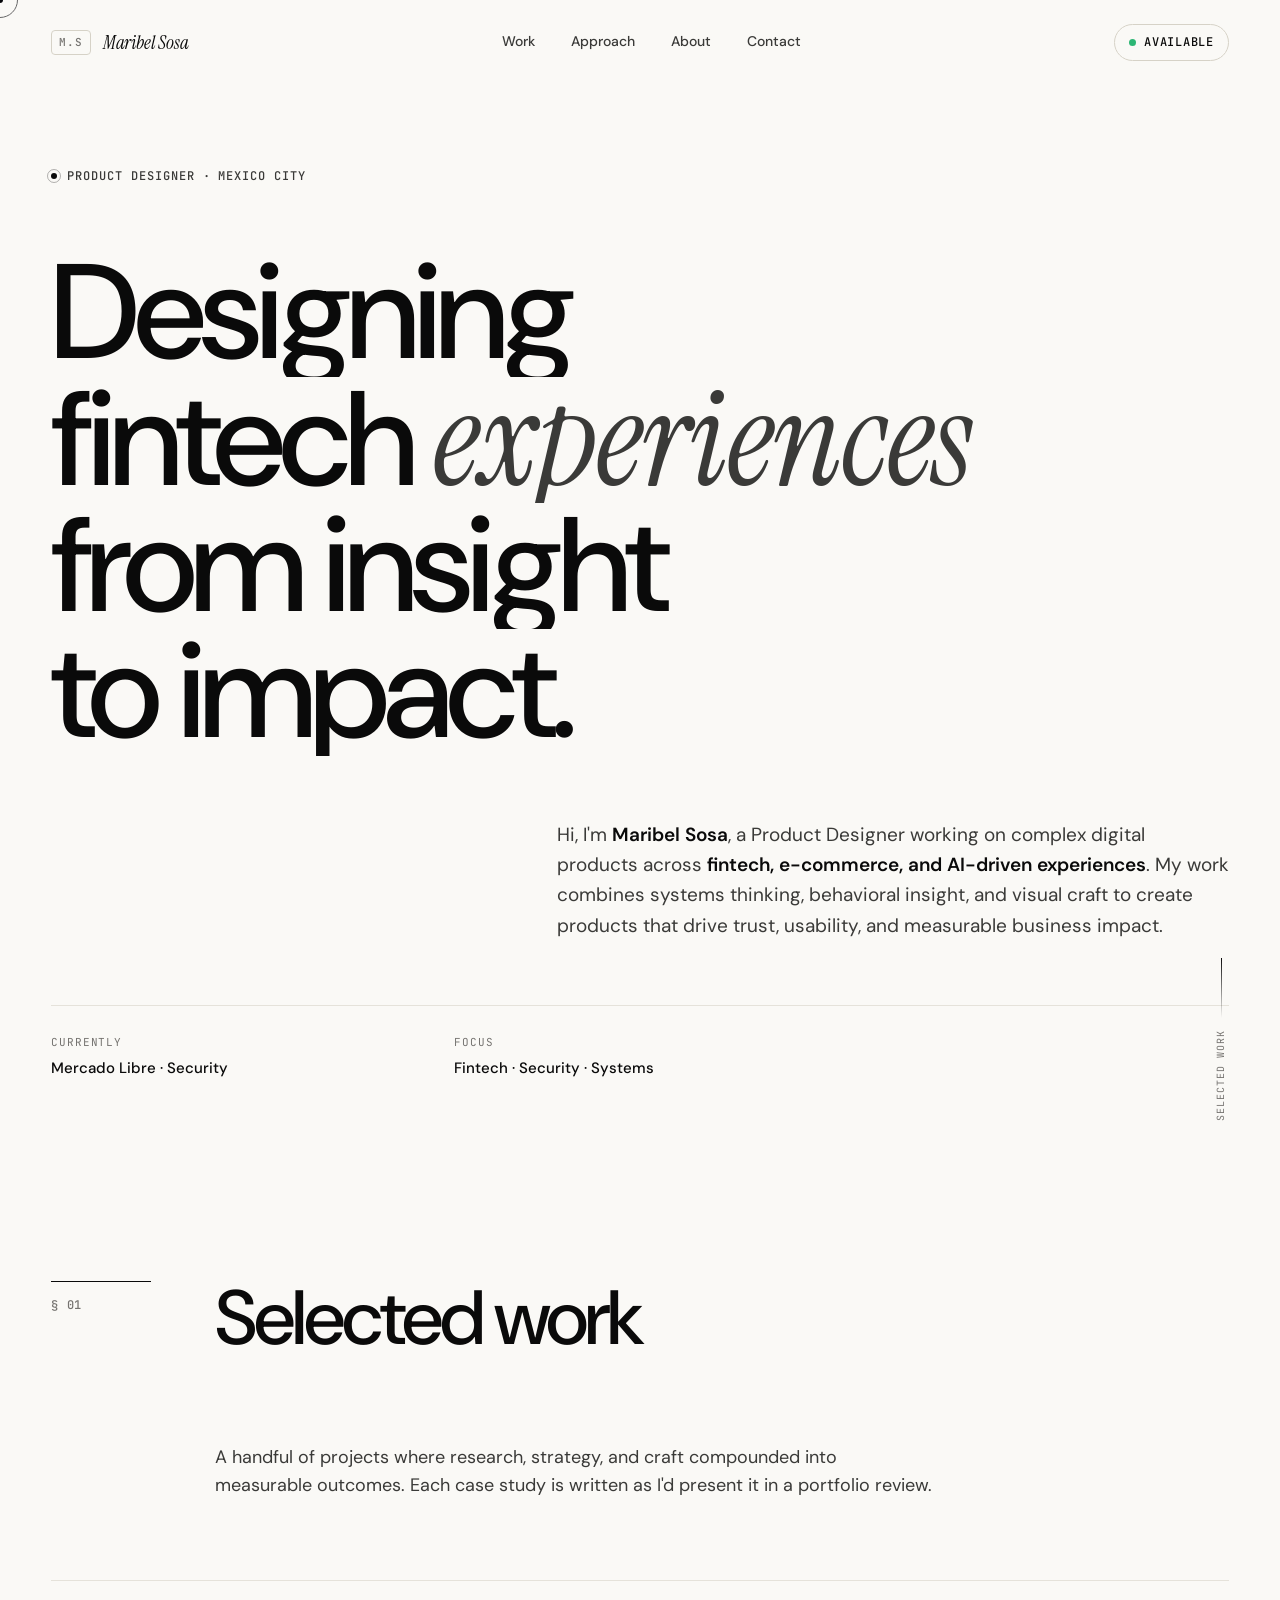
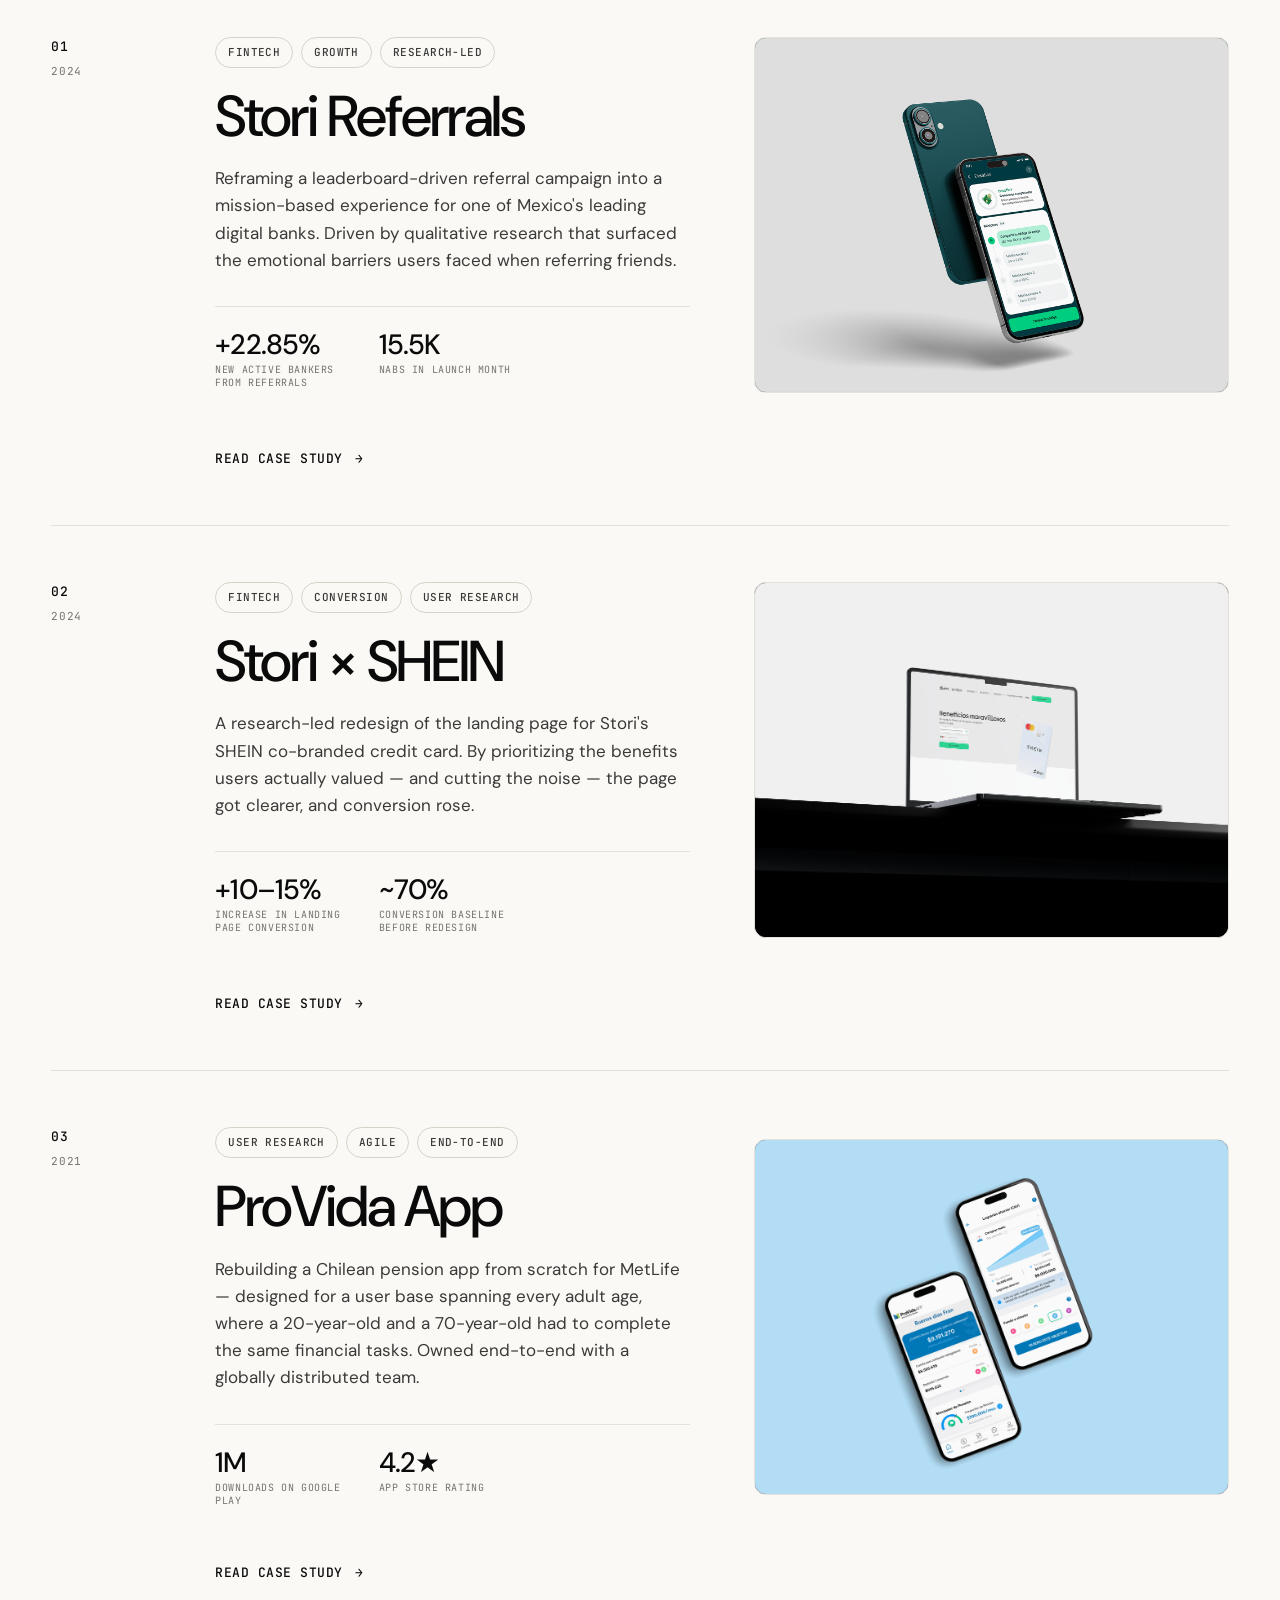
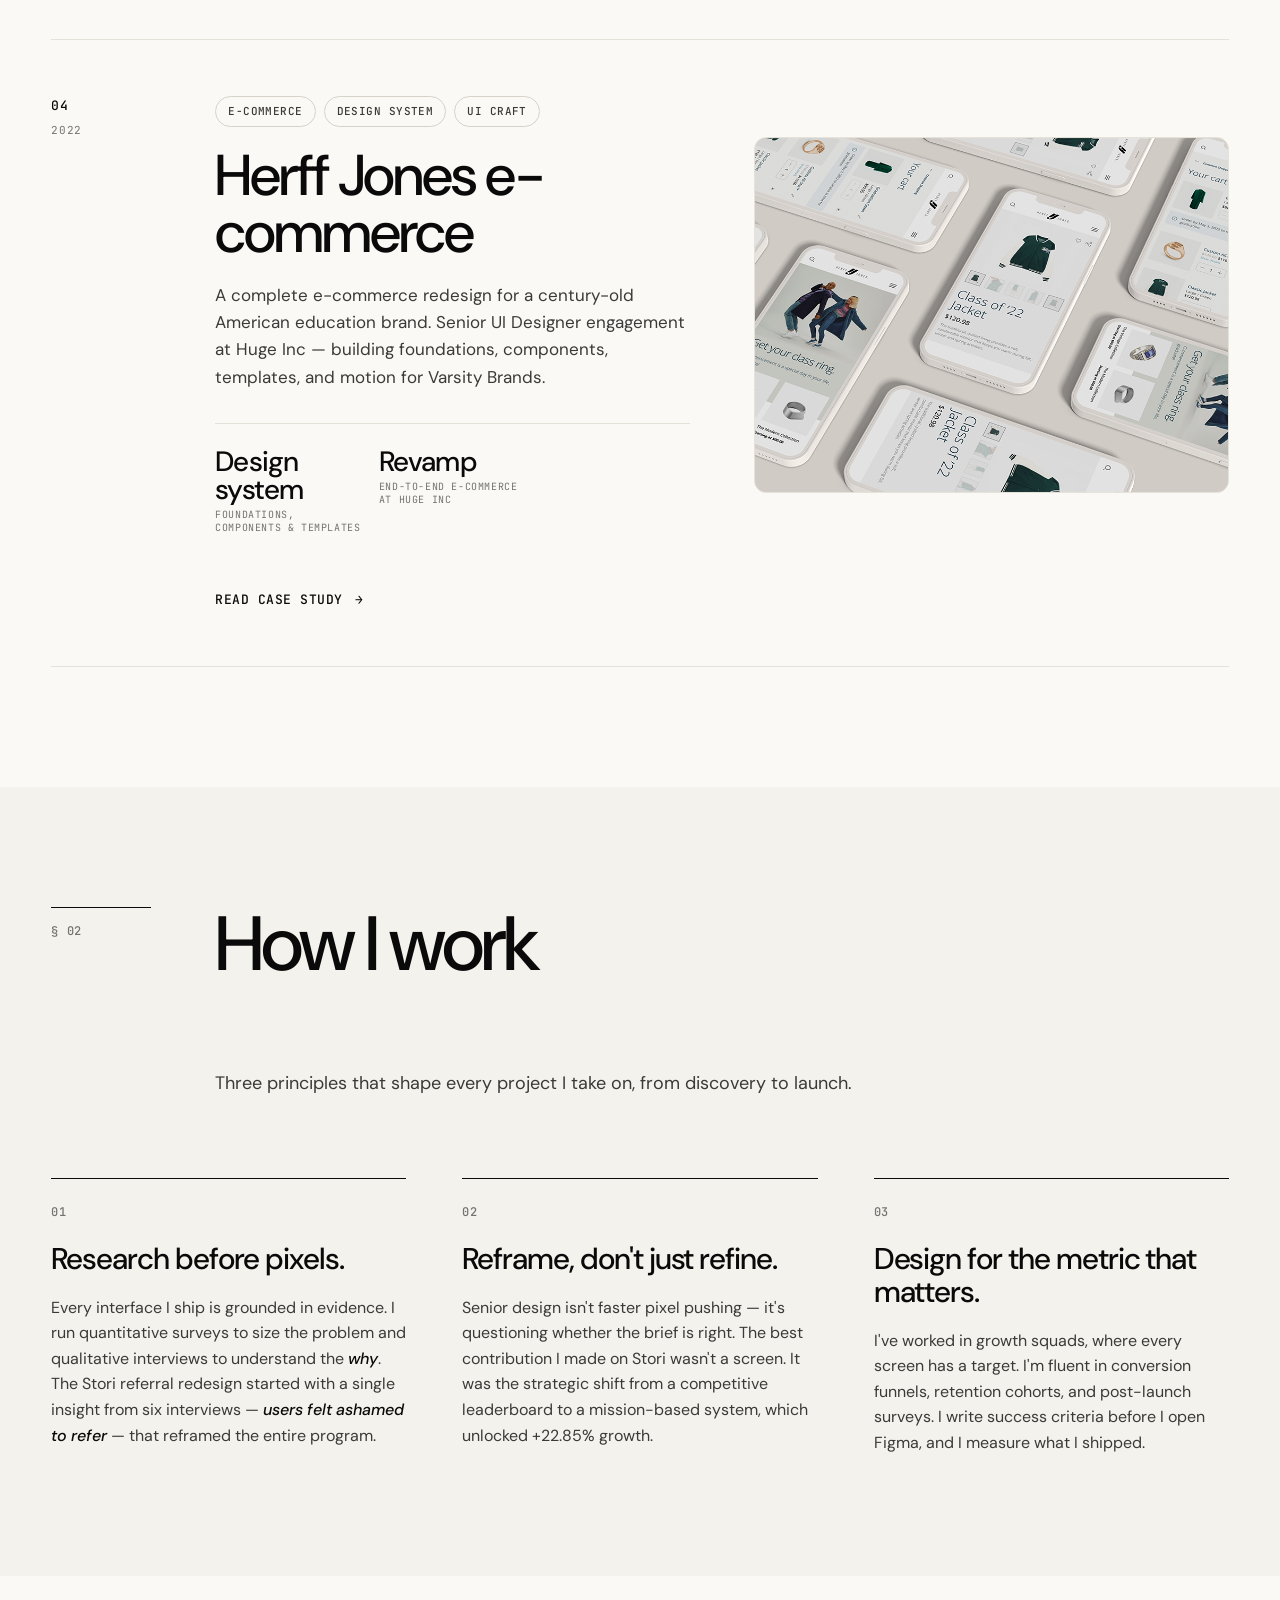
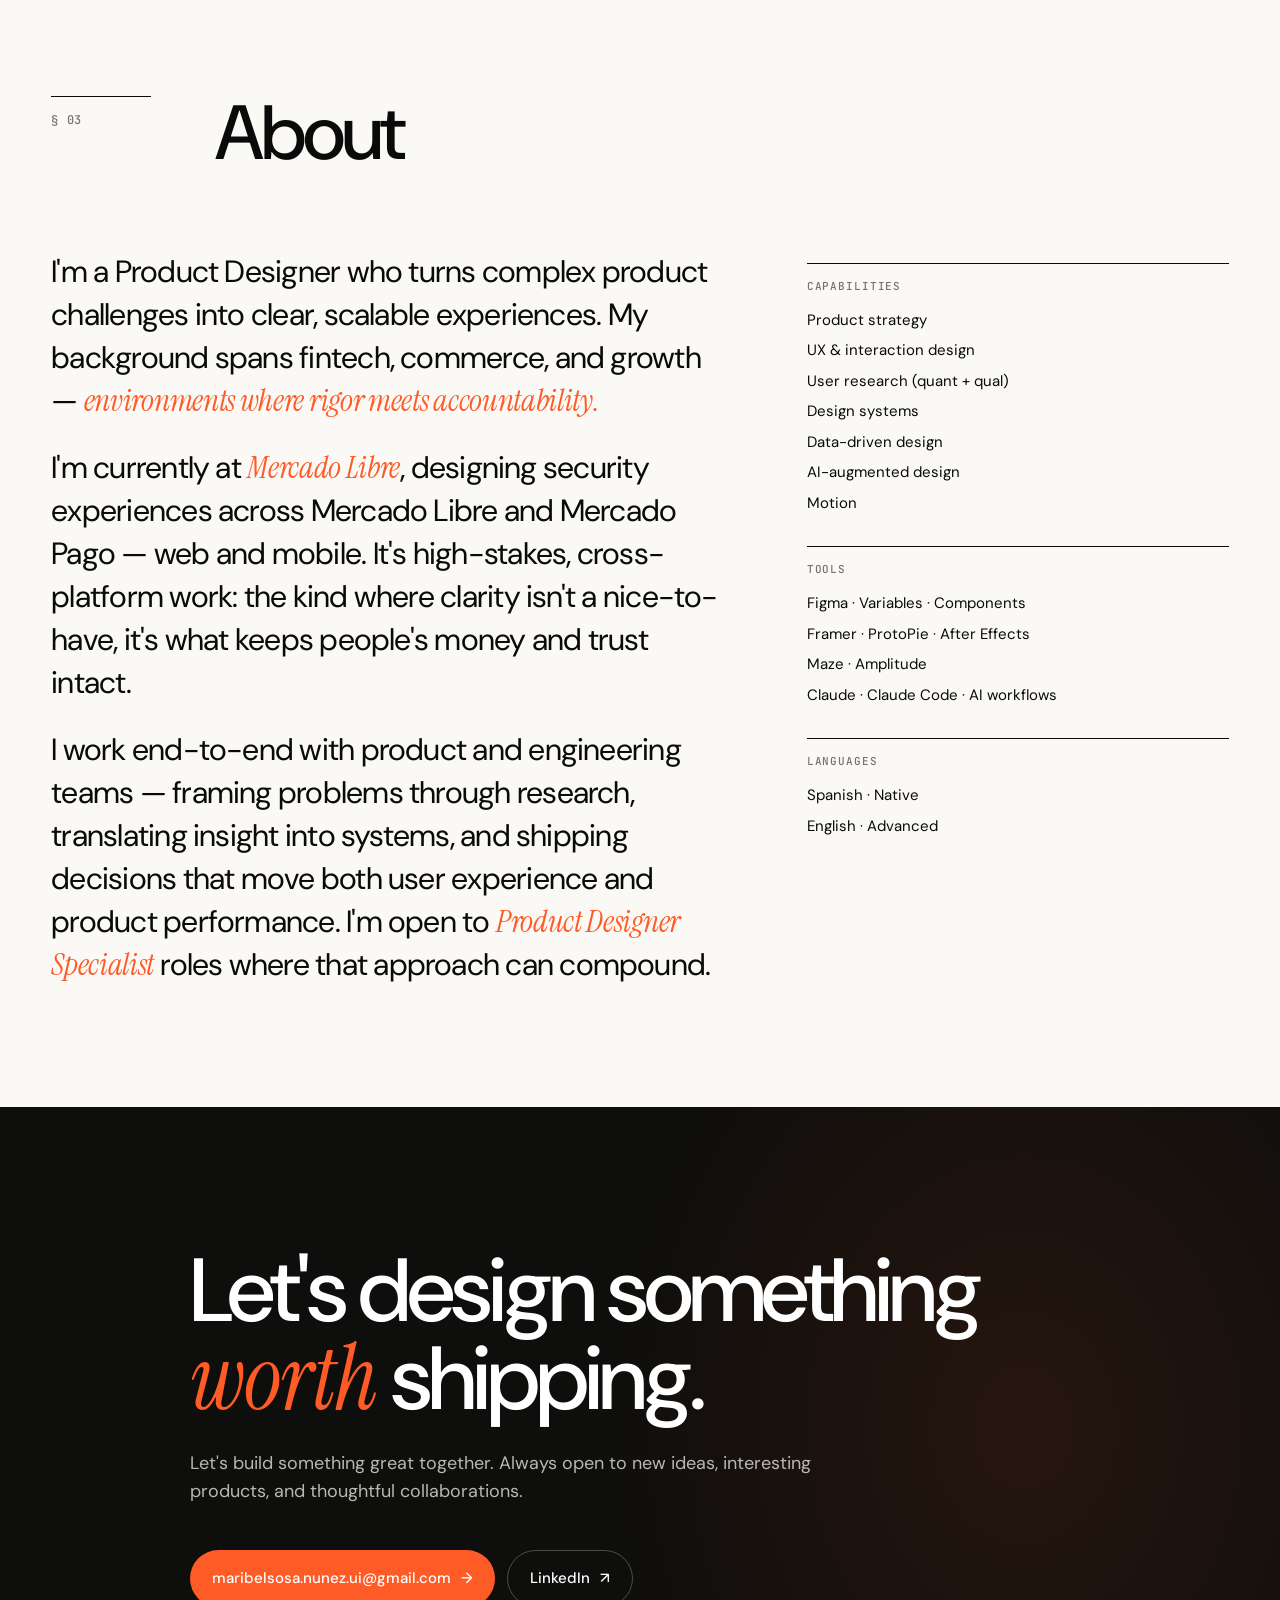
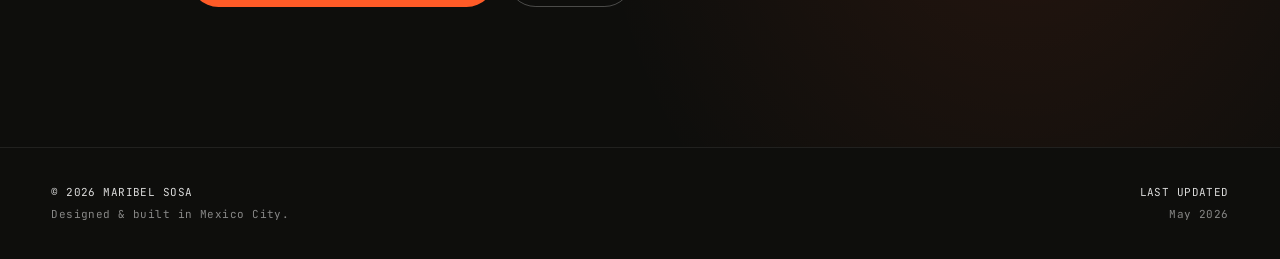
<file: maribel-portfolio/preview-single-file.html>
<!DOCTYPE html>
<html lang="en">
<head>
  <meta charset="UTF-8" />
  <meta name="viewport" content="width=device-width, initial-scale=1.0" />
  <title>Maribel Sosa — Product Designer</title>
  <link rel="icon" type="image/svg+xml" href="favicon.svg" />
  <meta name="description" content="Senior Product Designer working on complex digital products across fintech, e-commerce, and AI-driven experiences. Currently designing security experiences at Mercado Libre and Mercado Pago." />
  <meta name="author" content="Maribel Sosa" />

  <!-- Open Graph -->
  <meta property="og:type" content="website" />
  <meta property="og:title" content="Maribel Sosa — Product Designer" />
  <meta property="og:description" content="Senior Product Designer designing fintech experiences from insight to impact." />

  <!-- Fonts -->
  <link rel="preconnect" href="https://fonts.googleapis.com" />
  <link rel="preconnect" href="https://fonts.gstatic.com" crossorigin />
  <link href="https://fonts.googleapis.com/css2?family=DM+Sans:opsz,wght@9..40,400;9..40,500;9..40,600&family=Instrument+Serif:ital@0;1&family=JetBrains+Mono:wght@400;500&display=swap" rel="stylesheet" />

  <style>
/* =============================================================
   Maribel Sosa — Portfolio
   Design system: Editorial minimalism + Product sophistication
   ============================================================= */

/* -------- Reset & base -------- */
*, *::before, *::after {
  box-sizing: border-box;
  margin: 0;
  padding: 0;
}

html {
  scroll-behavior: smooth;
  -webkit-font-smoothing: antialiased;
  -moz-osx-font-smoothing: grayscale;
}

body {
  font-family: var(--font-sans);
  font-size: 17px;
  line-height: 1.55;
  color: var(--ink);
  background: var(--bg);
  overflow-x: hidden;
  cursor: none;
}

img, svg { display: block; max-width: 100%; }
button { font: inherit; cursor: pointer; border: none; background: none; }
a { color: inherit; text-decoration: none; }
em, i { font-style: italic; }
ul { list-style: none; }

/* -------- Tokens -------- */
:root {
  /* Color */
  --bg: #FAF9F6;
  --bg-elevated: #F4F2EC;
  --bg-inverse: #0E0E0C;
  --ink: #0A0A0A;
  --ink-secondary: #3A3A38;
  --ink-muted: #757370;
  --ink-soft: #B8B5AE;
  --border: #E5E2DA;
  --border-strong: #D6D2C7;
  --accent: #FF5B27;
  --green: #2CB674;
  --green-deep: #0E3D2A;

  /* Typography */
  --font-sans: 'DM Sans', -apple-system, BlinkMacSystemFont, 'Segoe UI', sans-serif;
  --font-display: 'DM Sans', -apple-system, BlinkMacSystemFont, sans-serif;
  --font-serif: 'Instrument Serif', 'Times New Roman', Georgia, serif;
  --font-mono: 'JetBrains Mono', ui-monospace, 'SF Mono', Menlo, monospace;

  /* Layout */
  --gutter: clamp(20px, 4vw, 64px);
  --max-width: 1440px;
  --content-width: 1200px;
  --reading-width: 720px;

  /* Motion */
  --ease-out: cubic-bezier(0.22, 1, 0.36, 1);
  --ease-in-out: cubic-bezier(0.65, 0, 0.35, 1);
  --duration-fast: 240ms;
  --duration-base: 480ms;
  --duration-slow: 800ms;
}

/* -------- Selection -------- */
::selection {
  background: var(--ink);
  color: var(--bg);
}

/* -------- Custom cursor -------- */
.cursor, .cursor-trail {
  position: fixed;
  top: 0;
  left: 0;
  pointer-events: none;
  z-index: 9999;
  border-radius: 50%;
  transition: transform 60ms linear, width 200ms var(--ease-out), height 200ms var(--ease-out), opacity 200ms;
  mix-blend-mode: difference;
}
.cursor {
  width: 6px;
  height: 6px;
  background: #fff;
  transform: translate(-50%, -50%);
}
.cursor-trail {
  width: 36px;
  height: 36px;
  border: 1px solid #fff;
  transform: translate(-50%, -50%);
  opacity: 0.6;
}
.cursor.is-hover { width: 14px; height: 14px; }
.cursor-trail.is-hover { width: 64px; height: 64px; opacity: 0.9; }
.cursor.is-hidden, .cursor-trail.is-hidden { opacity: 0; }

@media (hover: none), (max-width: 900px) {
  .cursor, .cursor-trail { display: none; }
  body { cursor: auto; }
}

/* -------- Typography utilities -------- */
.display {
  font-family: var(--font-display);
  font-weight: 500;
  letter-spacing: -0.04em;
  line-height: 0.98;
}

/* Serif italic as accent — used inside <em> in display headlines */
.hero__word em,
.section-head__title em,
.case-title em,
.case-h2 em,
.contact__headline em,
.case-next__title,
.case-pull,
.about__paragraph strong {
  font-family: var(--font-serif);
  font-style: italic;
  font-weight: 400;
  letter-spacing: -0.01em;
}

.eyebrow {
  display: inline-flex;
  align-items: center;
  gap: 10px;
  font-family: var(--font-mono);
  font-size: 12px;
  font-weight: 500;
  text-transform: uppercase;
  letter-spacing: 0.08em;
  color: var(--ink-secondary);
}
.eyebrow--inverse {
  color: rgba(255,255,255,0.85);
}
.eyebrow__dot {
  display: inline-block;
  width: 6px;
  height: 6px;
  border-radius: 50%;
  background: var(--ink);
  position: relative;
}
.eyebrow__dot::after {
  content: '';
  position: absolute;
  inset: -4px;
  border: 1px solid var(--ink);
  border-radius: 50%;
  opacity: 0.3;
  animation: pulse 2.4s ease-in-out infinite;
}
.eyebrow__dot--green { background: var(--green); }
.eyebrow__dot--green::after { border-color: var(--green); }

@keyframes pulse {
  0%, 100% { transform: scale(1); opacity: 0.3; }
  50% { transform: scale(1.6); opacity: 0; }
}

.tag {
  display: inline-block;
  padding: 6px 12px;
  border: 1px solid var(--border-strong);
  border-radius: 999px;
  font-family: var(--font-mono);
  font-size: 11px;
  font-weight: 500;
  letter-spacing: 0.04em;
  text-transform: uppercase;
  color: var(--ink-secondary);
  background: transparent;
}
.tag--ghost {
  border-style: dashed;
  color: var(--ink-muted);
}

/* =============================================================
   NAV
   ============================================================= */
.nav {
  position: fixed;
  top: 0;
  left: 0;
  right: 0;
  z-index: 100;
  padding: 24px var(--gutter);
  transition: background var(--duration-base) var(--ease-out), backdrop-filter var(--duration-base);
}
.nav.is-scrolled {
  background: rgba(250, 249, 246, 0.78);
  backdrop-filter: blur(16px);
  -webkit-backdrop-filter: blur(16px);
  border-bottom: 1px solid var(--border);
}
.nav__inner {
  max-width: var(--max-width);
  margin: 0 auto;
  display: flex;
  align-items: center;
  justify-content: space-between;
  gap: 32px;
}
.nav__brand {
  display: inline-flex;
  align-items: center;
  gap: 12px;
  font-family: var(--font-display);
  font-size: 17px;
  font-weight: 500;
  letter-spacing: -0.02em;
}
.nav__brand-mark {
  font-family: var(--font-mono);
  font-size: 11px;
  letter-spacing: 0.08em;
  color: var(--ink-muted);
  border: 1px solid var(--border-strong);
  padding: 3px 7px;
  border-radius: 4px;
  font-weight: 500;
}
.nav__brand-name {
  font-family: var(--font-serif);
  font-style: italic;
  font-weight: 400;
  font-size: 19px;
  letter-spacing: -0.01em;
}
.nav__menu {
  display: flex;
  gap: 36px;
}
.nav__link {
  font-family: var(--font-sans);
  font-size: 14px;
  font-weight: 500;
  color: var(--ink-secondary);
  position: relative;
  transition: color var(--duration-fast);
}
.nav__link::after {
  content: '';
  position: absolute;
  left: 0;
  right: 0;
  bottom: -4px;
  height: 1px;
  background: var(--ink);
  transform: scaleX(0);
  transform-origin: left;
  transition: transform var(--duration-base) var(--ease-out);
}
.nav__link:hover { color: var(--ink); }
.nav__link:hover::after { transform: scaleX(1); }

.nav__cta {
  display: inline-flex;
  align-items: center;
  gap: 8px;
  padding: 8px 14px;
  border: 1px solid var(--border-strong);
  border-radius: 999px;
  font-family: var(--font-mono);
  font-size: 12px;
  font-weight: 500;
  text-transform: uppercase;
  letter-spacing: 0.06em;
  color: var(--ink);
  transition: background var(--duration-fast), border-color var(--duration-fast);
}
.nav__cta:hover {
  background: var(--ink);
  color: var(--bg);
  border-color: var(--ink);
}
.status-dot {
  width: 7px;
  height: 7px;
  border-radius: 50%;
  background: var(--green);
  box-shadow: 0 0 0 0 rgba(44, 182, 116, 0.6);
  animation: status 2s ease-in-out infinite;
}
@keyframes status {
  0%, 100% { box-shadow: 0 0 0 0 rgba(44, 182, 116, 0.6); }
  50% { box-shadow: 0 0 0 6px rgba(44, 182, 116, 0); }
}

@media (max-width: 768px) {
  .nav__menu { display: none; }
}

/* =============================================================
   HERO
   ============================================================= */
.hero {
  min-height: 100vh;
  padding: 160px var(--gutter) 80px;
  display: flex;
  align-items: center;
  position: relative;
}
.hero__grid {
  max-width: var(--max-width);
  width: 100%;
  margin: 0 auto;
  display: grid;
  grid-template-columns: 1fr;
  gap: 64px;
  position: relative;
}
.hero__meta { grid-row: 1; }
.hero__headline {
  font-family: var(--font-display);
  font-weight: 500;
  font-size: clamp(54px, 10.5vw, 168px);
  line-height: 0.94;
  letter-spacing: -0.045em;
  color: var(--ink);
  max-width: 14ch;
}
.hero__line {
  display: block;
  overflow: hidden;
}
.hero__word {
  display: inline-block;
  transform: translateY(110%);
  opacity: 0;
  animation: heroReveal 1100ms var(--ease-out) forwards;
}
.hero__word em { color: var(--ink-secondary); }

.hero__line:nth-child(1) .hero__word { animation-delay: 100ms; }
.hero__line:nth-child(2) .hero__word:nth-child(1) { animation-delay: 200ms; }
.hero__line:nth-child(2) .hero__word:nth-child(2) { animation-delay: 280ms; }
.hero__line:nth-child(3) .hero__word:nth-child(1) { animation-delay: 360ms; }
.hero__line:nth-child(3) .hero__word:nth-child(2) { animation-delay: 440ms; }
.hero__line:nth-child(4) .hero__word:nth-child(1) { animation-delay: 520ms; }
.hero__line:nth-child(4) .hero__word:nth-child(2) { animation-delay: 600ms; }

@keyframes heroReveal {
  to { transform: translateY(0); opacity: 1; }
}

.hero__intro {
  max-width: 56ch;
  margin-left: auto;
  opacity: 0;
  transform: translateY(20px);
  animation: fadeUp 900ms var(--ease-out) 800ms forwards;
}
.hero__intro-text {
  font-size: 19px;
  line-height: 1.6;
  color: var(--ink-secondary);
}
.hero__intro-text strong {
  color: var(--ink);
  font-weight: 600;
}
.hero__intro-text a {
  color: var(--ink);
  border-bottom: 1px solid var(--ink);
  font-weight: 500;
  transition: opacity var(--duration-fast);
}
.hero__intro-text a:hover { opacity: 0.6; }

.hero__footer {
  display: grid;
  grid-template-columns: repeat(3, minmax(0, 1fr));
  gap: 32px;
  border-top: 1px solid var(--border);
  padding-top: 28px;
  opacity: 0;
  animation: fadeUp 900ms var(--ease-out) 1000ms forwards;
}
.hero__footer-item {
  display: flex;
  flex-direction: column;
  gap: 6px;
}
.hero__footer-label {
  font-family: var(--font-mono);
  font-size: 11px;
  letter-spacing: 0.08em;
  text-transform: uppercase;
  color: var(--ink-muted);
}
.hero__footer-value {
  font-family: var(--font-sans);
  font-size: 15px;
  font-weight: 500;
  color: var(--ink);
}

.hero__scroll-indicator {
  position: absolute;
  bottom: -40px;
  right: 0;
  display: flex;
  flex-direction: column;
  align-items: center;
  gap: 12px;
  opacity: 0;
  animation: fadeUp 800ms var(--ease-out) 1300ms forwards;
}
.hero__scroll-line {
  width: 1px;
  height: 60px;
  background: linear-gradient(to bottom, var(--ink) 0%, transparent 100%);
  position: relative;
  overflow: hidden;
}
.hero__scroll-line::after {
  content: '';
  position: absolute;
  inset: 0;
  background: var(--bg);
  transform: translateY(-100%);
  animation: scrollLine 2.4s ease-in-out infinite;
}
@keyframes scrollLine {
  0% { transform: translateY(-100%); }
  100% { transform: translateY(100%); }
}
.hero__scroll-text {
  font-family: var(--font-mono);
  font-size: 10px;
  letter-spacing: 0.1em;
  text-transform: uppercase;
  color: var(--ink-muted);
  writing-mode: vertical-rl;
  transform: rotate(180deg);
}

@keyframes fadeUp {
  to { opacity: 1; transform: translateY(0); }
}

@media (max-width: 768px) {
  .hero__footer { grid-template-columns: 1fr; gap: 16px; }
  .hero__scroll-indicator { display: none; }
}

/* =============================================================
   SECTION HEAD
   ============================================================= */
.section-head {
  max-width: var(--max-width);
  margin: 0 auto 80px;
  padding: 0 var(--gutter);
  display: grid;
  grid-template-columns: 100px 1fr;
  gap: 64px;
  align-items: start;
}
.section-head__index {
  font-family: var(--font-mono);
  font-size: 12px;
  font-weight: 500;
  letter-spacing: 0.06em;
  color: var(--ink-muted);
  padding-top: 14px;
  border-top: 1px solid var(--ink);
  display: inline-block;
}
.section-head__title {
  font-family: var(--font-display);
  font-weight: 500;
  font-size: clamp(44px, 6vw, 88px);
  letter-spacing: -0.04em;
  line-height: 0.98;
  color: var(--ink);
  max-width: 12ch;
}
.section-head__lede {
  grid-column: 2;
  font-size: 18px;
  line-height: 1.55;
  color: var(--ink-secondary);
  max-width: 60ch;
  margin-top: 24px;
}

@media (max-width: 768px) {
  .section-head { grid-template-columns: 1fr; gap: 16px; }
  .section-head__lede { grid-column: 1; }
}

/* =============================================================
   WORK
   ============================================================= */
.work {
  padding: 120px 0;
}
.work__list {
  max-width: var(--max-width);
  margin: 0 auto;
  padding: 0 var(--gutter);
  display: flex;
  flex-direction: column;
}

.project {
  display: grid;
  grid-template-columns: 100px 1fr 1fr;
  gap: 40px 64px;
  padding: 56px 0;
  border-top: 1px solid var(--border);
  position: relative;
  transition: opacity var(--duration-base);
}
.project:last-of-type { border-bottom: 1px solid var(--border); }
.project--placeholder { opacity: 0.55; }

.project__index {
  display: flex;
  flex-direction: column;
  gap: 6px;
}
.project__num {
  font-family: var(--font-mono);
  font-size: 13px;
  font-weight: 500;
  color: var(--ink);
  letter-spacing: 0.04em;
}
.project__year {
  font-family: var(--font-mono);
  font-size: 11px;
  color: var(--ink-muted);
  letter-spacing: 0.06em;
  text-transform: uppercase;
}

.project__content {
  display: flex;
  flex-direction: column;
  gap: 20px;
  max-width: 56ch;
}
.project__meta {
  display: flex;
  flex-wrap: wrap;
  gap: 8px;
}
.project__title {
  font-family: var(--font-display);
  font-weight: 500;
  font-size: clamp(36px, 4.5vw, 64px);
  letter-spacing: -0.035em;
  line-height: 1;
  color: var(--ink);
  transition: transform var(--duration-base) var(--ease-out);
}
.project__title--ghost {
  color: var(--ink-muted);
  font-family: var(--font-serif);
  font-style: italic;
  font-weight: 400;
}
.project__summary {
  font-size: 17px;
  line-height: 1.6;
  color: var(--ink-secondary);
}
.project__summary--ghost { color: var(--ink-muted); }

.project__metrics {
  display: grid;
  grid-template-columns: repeat(3, 1fr);
  gap: 16px;
  margin-top: 12px;
  border-top: 1px solid var(--border);
  padding-top: 24px;
}
.metric {
  display: flex;
  flex-direction: column;
  gap: 4px;
}
.metric__value {
  font-family: var(--font-display);
  font-size: 28px;
  font-weight: 500;
  letter-spacing: -0.03em;
  line-height: 1;
  color: var(--ink);
}
.metric__label {
  font-family: var(--font-mono);
  font-size: 10px;
  letter-spacing: 0.06em;
  text-transform: uppercase;
  color: var(--ink-muted);
  line-height: 1.3;
}

.project__visual {
  align-self: center;
  position: relative;
  transition: transform var(--duration-slow) var(--ease-out);
}
.project__visual-frame {
  aspect-ratio: 4/3;
  background: var(--bg-elevated);
  border-radius: 12px;
  border: 1px solid var(--border);
  overflow: hidden;
  position: relative;
  display: flex;
  align-items: center;
  justify-content: center;
  transition: transform var(--duration-base) var(--ease-out);
}
.project__visual-frame--stori {
  background: linear-gradient(135deg, #0E3D2A 0%, #0a2d1f 100%);
}
.project__visual-frame--ghost {
  background: var(--bg-elevated);
  border-style: dashed;
}

.project:hover .project__visual-frame { transform: scale(1.02); }
.project:hover .project__title { transform: translateX(4px); }

.project__cta {
  grid-column: 2;
  display: inline-flex;
  align-items: center;
  gap: 12px;
  margin-top: 16px;
  font-family: var(--font-mono);
  font-size: 13px;
  font-weight: 500;
  letter-spacing: 0.04em;
  text-transform: uppercase;
  color: var(--ink);
  align-self: start;
}
.project__cta .arrow {
  display: inline-block;
  transition: transform var(--duration-base) var(--ease-out);
}
.project:hover .project__cta .arrow { transform: translateX(8px); }

a.project { display: grid; }

@media (max-width: 1024px) {
  .project { grid-template-columns: 60px 1fr; }
  .project__visual { grid-column: 1 / -1; order: 3; margin-top: 16px; }
  .project__cta { grid-column: 1 / -1; }
  .project__metrics { grid-template-columns: repeat(3, 1fr); }
}
@media (max-width: 600px) {
  .project { grid-template-columns: 1fr; gap: 24px; padding: 40px 0; }
  .project__metrics { grid-template-columns: 1fr 1fr; }
  .project__cta { grid-column: 1; }
}

/* =============================================================
   PHONE MOCKUPS (CSS-only)
   ============================================================= */
.phone-stack {
  position: relative;
  display: flex;
  gap: 16px;
  padding: 32px;
  align-items: center;
  justify-content: center;
  width: 100%;
  height: 100%;
}
.phone {
  width: 140px;
  aspect-ratio: 9 / 19;
  border-radius: 22px;
  background: #fff;
  padding: 8px;
  box-shadow: 0 30px 60px -20px rgba(0,0,0,0.45);
  flex-shrink: 0;
  transform-origin: center;
  transition: transform var(--duration-slow) var(--ease-out);
}
.phone--1 { transform: rotate(-4deg) translateY(-8px); }
.phone--2 { transform: rotate(4deg) translateY(8px); }
.project:hover .phone--1 { transform: rotate(-6deg) translateY(-14px); }
.project:hover .phone--2 { transform: rotate(6deg) translateY(14px); }

.phone__screen {
  width: 100%;
  height: 100%;
  background: #fff;
  border-radius: 16px;
  padding: 12px 8px;
  display: flex;
  flex-direction: column;
  gap: 8px;
  overflow: hidden;
  position: relative;
}
.phone__screen--mission { background: #0E3D2A; }
.phone__screen--medals { background: #0E3D2A; }

.phone__bar {
  display: flex;
  justify-content: center;
  padding: 4px 0;
}
.phone__bar span {
  width: 28px;
  height: 3px;
  background: rgba(255,255,255,0.3);
  border-radius: 2px;
}
.phone__title {
  font-family: var(--font-sans);
  color: #fff;
  font-size: 10px;
  font-weight: 600;
  text-align: center;
  margin-bottom: 4px;
}
.phone__card {
  background: #fff;
  border-radius: 8px;
  padding: 8px;
  display: flex;
  align-items: center;
  gap: 8px;
}
.phone__card--green {
  background: rgba(255,255,255,0.95);
}
.phone__card--dark {
  background: rgba(255,255,255,0.08);
  border: 1px solid rgba(255,255,255,0.15);
}
.phone__icon {
  width: 22px;
  height: 22px;
  border-radius: 50%;
  background: var(--green);
  color: #fff;
  display: flex;
  align-items: center;
  justify-content: center;
  font-size: 12px;
  font-weight: 700;
  flex-shrink: 0;
}
.phone__icon--circle {
  background: var(--green);
  border: 2px solid rgba(255,255,255,0.2);
}
.phone__lines { display: flex; flex-direction: column; gap: 4px; flex: 1; }
.phone__line {
  height: 4px;
  background: var(--ink);
  opacity: 0.85;
  border-radius: 2px;
}
.phone__line--lg { width: 70%; }
.phone__line--sm { width: 45%; height: 3px; opacity: 0.5; }
.phone__line--light { background: #fff; }

.phone__list { display: flex; flex-direction: column; gap: 4px; margin-top: 4px; }
.phone__list-item {
  height: 14px;
  background: rgba(255,255,255,0.08);
  border-radius: 4px;
}
.phone__list-item--active {
  background: rgba(44, 182, 116, 0.25);
  border-left: 2px solid var(--green);
}

.phone__grid {
  display: grid;
  grid-template-columns: repeat(3, 1fr);
  gap: 4px;
  margin-top: 4px;
}
.phone__grid-cell {
  aspect-ratio: 1;
  background: rgba(255,255,255,0.06);
  border-radius: 4px;
}
.phone__grid-cell--won {
  background: rgba(44, 182, 116, 0.4);
  border: 1px solid var(--green);
}

.phone__cta {
  margin-top: auto;
  padding: 6px;
  background: var(--green);
  color: #fff;
  text-align: center;
  border-radius: 16px;
  font-size: 8px;
  font-weight: 600;
}

/* Home screen mockup variant */
.phone__screen--home {
  background: #F1F4F2;
  gap: 7px;
}
.phone__balance {
  background: var(--green-deep);
  border-radius: 9px;
  padding: 9px;
  display: flex;
  flex-direction: column;
  gap: 5px;
}
.phone__balance-label {
  height: 3px;
  width: 34%;
  background: rgba(255,255,255,0.4);
  border-radius: 2px;
}
.phone__balance-amount {
  height: 7px;
  width: 62%;
  background: #fff;
  border-radius: 2px;
}
.phone__actions {
  display: flex;
  gap: 5px;
  justify-content: space-between;
}
.phone__action {
  flex: 1;
  display: flex;
  flex-direction: column;
  align-items: center;
  gap: 4px;
}
.phone__action-dot {
  width: 18px;
  height: 18px;
  border-radius: 50%;
  background: rgba(44,182,116,0.16);
  border: 1px solid rgba(44,182,116,0.45);
}
.phone__action-label {
  height: 2px;
  width: 70%;
  background: rgba(14,61,42,0.25);
  border-radius: 1px;
}
.phone__products {
  display: flex;
  flex-direction: column;
  gap: 5px;
}
.phone__product {
  background: #fff;
  border: 1px solid rgba(14,61,42,0.07);
  border-radius: 7px;
  padding: 7px;
  display: flex;
  align-items: center;
  gap: 6px;
}
.phone__product-icon {
  width: 16px;
  height: 16px;
  border-radius: 5px;
  background: rgba(44,182,116,0.22);
  flex-shrink: 0;
}
.phone__product-lines {
  display: flex;
  flex-direction: column;
  gap: 3px;
  flex: 1;
}
.phone__product-line {
  height: 3px;
  background: rgba(14,61,42,0.5);
  border-radius: 2px;
}
.phone__product-line--sm {
  width: 50%;
  height: 2px;
  background: rgba(14,61,42,0.25);
}
.phone__section-label {
  height: 3px;
  width: 28%;
  background: rgba(14,61,42,0.3);
  border-radius: 2px;
  margin: 2px 0;
}
.phone__product-grid {
  display: grid;
  grid-template-columns: 1fr 1fr;
  gap: 5px;
}
.phone__product-tile {
  background: #fff;
  border: 1px solid rgba(14,61,42,0.07);
  border-radius: 7px;
  padding: 7px;
  display: flex;
  flex-direction: column;
  gap: 4px;
  aspect-ratio: 1.4;
}
.phone__product-tile .phone__product-icon { width: 14px; height: 14px; }

/* Savings / pension screen mockup variant (ProVida) */
.project__visual-frame--provida {
  background: linear-gradient(135deg, #1E3257 0%, #0E1B33 100%);
}
.phone__screen--savings {
  background: #15233F;
}
.phone__savings-card {
  background: rgba(255,255,255,0.07);
  border: 1px solid rgba(255,255,255,0.12);
  border-radius: 9px;
  padding: 9px;
  display: flex;
  flex-direction: column;
  gap: 5px;
}
.phone__savings-label {
  height: 3px;
  width: 42%;
  background: rgba(255,255,255,0.35);
  border-radius: 2px;
}
.phone__savings-amount {
  height: 8px;
  width: 66%;
  background: #fff;
  border-radius: 2px;
}
.phone__chart {
  display: flex;
  align-items: flex-end;
  gap: 4px;
  height: 46px;
  padding: 6px 2px 0;
}
.phone__chart-bar {
  flex: 1;
  background: rgba(255,255,255,0.18);
  border-radius: 2px 2px 0 0;
}
.phone__chart-bar--active {
  background: #5B9BD5;
}
.phone__row {
  display: flex;
  align-items: center;
  gap: 6px;
  padding: 6px;
  background: rgba(255,255,255,0.05);
  border-radius: 6px;
}
.phone__row-icon {
  width: 14px;
  height: 14px;
  border-radius: 4px;
  background: rgba(91,155,213,0.4);
  flex-shrink: 0;
}
.phone__row-lines {
  flex: 1;
  display: flex;
  flex-direction: column;
  gap: 3px;
}
.phone__row-line {
  height: 3px;
  background: rgba(255,255,255,0.5);
  border-radius: 2px;
}
.phone__row-line--sm {
  width: 45%;
  height: 2px;
  background: rgba(255,255,255,0.25);
}

.ghost-grid {
  display: grid;
  grid-template-columns: repeat(3, 1fr);
  gap: 12px;
  padding: 32px;
  width: 100%;
  height: 100%;
}
.ghost-grid--alt { grid-template-columns: repeat(2, 1fr); }
.ghost-grid > div {
  background: var(--border);
  border-radius: 6px;
  opacity: 0.5;
}

/* =============================================================
   APPROACH
   ============================================================= */
.approach {
  padding: 120px 0;
  background: var(--bg-elevated);
}
.approach__grid {
  max-width: var(--max-width);
  margin: 0 auto;
  padding: 0 var(--gutter);
  display: grid;
  grid-template-columns: repeat(3, 1fr);
  gap: 56px;
}
.principle {
  display: flex;
  flex-direction: column;
  gap: 20px;
  border-top: 1px solid var(--ink);
  padding-top: 24px;
}
.principle__num {
  font-family: var(--font-mono);
  font-size: 12px;
  font-weight: 500;
  color: var(--ink-muted);
  letter-spacing: 0.06em;
}
.principle__title {
  font-family: var(--font-display);
  font-weight: 500;
  font-size: 30px;
  line-height: 1.1;
  letter-spacing: -0.035em;
  color: var(--ink);
}
.principle__body {
  font-size: 16px;
  line-height: 1.6;
  color: var(--ink-secondary);
}
.principle__body em {
  font-style: italic;
  color: var(--ink);
  font-weight: 500;
}

@media (max-width: 900px) {
  .approach__grid { grid-template-columns: 1fr; gap: 40px; }
}

/* =============================================================
   ABOUT
   ============================================================= */
.about { padding: 120px 0; }
.about__grid {
  max-width: var(--max-width);
  margin: 0 auto;
  padding: 0 var(--gutter);
  display: grid;
  grid-template-columns: 1.6fr 1fr;
  gap: 80px;
}
.about__lead {
  display: flex;
  flex-direction: column;
  gap: 24px;
}
.about__paragraph {
  font-family: var(--font-display);
  font-weight: 400;
  font-size: clamp(22px, 2.4vw, 32px);
  line-height: 1.4;
  letter-spacing: -0.025em;
  color: var(--ink);
}
.about__paragraph strong {
  font-family: var(--font-serif);
  font-style: italic;
  font-weight: 400;
  color: var(--accent);
  letter-spacing: -0.01em;
}
.about__side {
  display: flex;
  flex-direction: column;
  gap: 32px;
  padding-top: 12px;
}
.about__block {
  border-top: 1px solid var(--ink);
  padding-top: 14px;
}
.about__block-title {
  font-family: var(--font-mono);
  font-size: 11px;
  letter-spacing: 0.08em;
  text-transform: uppercase;
  color: var(--ink-muted);
  font-weight: 500;
  margin-bottom: 14px;
}
.about__list {
  display: flex;
  flex-direction: column;
  gap: 8px;
}
.about__list li {
  font-size: 15px;
  color: var(--ink);
  line-height: 1.5;
}

@media (max-width: 900px) {
  .about__grid { grid-template-columns: 1fr; gap: 48px; }
}

/* =============================================================
   CONTACT
   ============================================================= */
.contact {
  background: var(--bg-inverse);
  color: #fff;
  padding: 140px var(--gutter);
  position: relative;
  overflow: hidden;
}
.contact::before {
  content: '';
  position: absolute;
  top: -50%;
  right: -20%;
  width: 80%;
  height: 200%;
  background: radial-gradient(ellipse at center, rgba(255, 91, 39, 0.10) 0%, transparent 60%);
  pointer-events: none;
}
.contact__inner {
  max-width: 900px;
  margin: 0 auto;
  position: relative;
  display: flex;
  flex-direction: column;
  gap: 28px;
}
.contact__headline {
  font-family: var(--font-display);
  font-weight: 500;
  font-size: clamp(48px, 7vw, 104px);
  line-height: 0.98;
  letter-spacing: -0.045em;
  color: #fff;
  max-width: 16ch;
}
.contact__headline em {
  color: var(--accent);
}
.contact__body {
  font-size: 18px;
  line-height: 1.55;
  color: rgba(255,255,255,0.7);
  max-width: 56ch;
}
.contact__actions {
  display: flex;
  flex-wrap: wrap;
  gap: 12px;
  margin-top: 16px;
}
.btn {
  display: inline-flex;
  align-items: center;
  gap: 10px;
  padding: 16px 22px;
  border-radius: 999px;
  font-family: var(--font-sans);
  font-size: 15px;
  font-weight: 500;
  transition: transform var(--duration-base), background var(--duration-fast), color var(--duration-fast);
}
.btn--primary {
  background: var(--accent);
  color: #fff;
}
.btn--primary:hover { background: #FF7044; transform: translateY(-2px); }
.btn--ghost {
  background: transparent;
  border: 1px solid rgba(255,255,255,0.25);
  color: #fff;
}
.btn--ghost:hover { background: rgba(255,255,255,0.08); }
.btn .arrow { transition: transform var(--duration-base); }
.btn:hover .arrow { transform: translateX(4px); }

.contact__links {
  display: flex;
  flex-wrap: wrap;
  gap: 28px;
  margin-top: 32px;
  padding-top: 28px;
  border-top: 1px solid rgba(255,255,255,0.1);
}
.contact__links a {
  font-family: var(--font-mono);
  font-size: 13px;
  letter-spacing: 0.04em;
  text-transform: uppercase;
  color: rgba(255,255,255,0.6);
  border-bottom: 1px solid transparent;
  transition: color var(--duration-fast), border-color var(--duration-fast);
}
.contact__links a:hover {
  color: #fff;
  border-bottom-color: rgba(255,255,255,0.4);
}

/* =============================================================
   FOOTER
   ============================================================= */
.footer {
  padding: 36px var(--gutter);
  background: var(--bg-inverse);
  border-top: 1px solid rgba(255,255,255,0.08);
  color: rgba(255,255,255,0.6);
}
.footer__inner {
  max-width: var(--max-width);
  margin: 0 auto;
  display: flex;
  justify-content: space-between;
  flex-wrap: wrap;
  gap: 16px;
  font-family: var(--font-mono);
  font-size: 11px;
  letter-spacing: 0.04em;
}
.footer__col { display: flex; flex-direction: column; gap: 4px; }
.footer__col--right { text-align: right; align-items: flex-end; }
.footer__label {
  text-transform: uppercase;
  color: rgba(255,255,255,0.85);
}
.footer__sub { color: rgba(255,255,255,0.5); }

/* =============================================================
   REVEAL ON SCROLL
   ============================================================= */
.reveal {
  opacity: 0;
  transform: translateY(30px);
  transition: opacity 900ms var(--ease-out), transform 900ms var(--ease-out);
}
.reveal.is-visible {
  opacity: 1;
  transform: translateY(0);
}

@media (prefers-reduced-motion: reduce) {
  *, *::before, *::after {
    animation-duration: 0.01ms !important;
    animation-iteration-count: 1 !important;
    transition-duration: 0.01ms !important;
  }
  .reveal { opacity: 1; transform: none; }
  .hero__word { transform: none; opacity: 1; animation: none; }
}

/* =============================================================
   CASE STUDY PAGE
   ============================================================= */
.case-hero {
  padding: 180px var(--gutter) 80px;
  border-bottom: 1px solid var(--border);
}
.case-hero__inner {
  max-width: var(--max-width);
  margin: 0 auto;
}
.case-back {
  display: inline-flex;
  align-items: center;
  gap: 8px;
  font-family: var(--font-mono);
  font-size: 12px;
  letter-spacing: 0.06em;
  text-transform: uppercase;
  color: var(--ink-secondary);
  margin-bottom: 64px;
  transition: color var(--duration-fast);
}
.case-back:hover { color: var(--ink); }
.case-back .arrow { transition: transform var(--duration-base); }
.case-back:hover .arrow { transform: translateX(-4px); }

.case-meta {
  display: grid;
  grid-template-columns: repeat(4, 1fr);
  gap: 32px;
  margin-bottom: 80px;
  padding-bottom: 32px;
  border-bottom: 1px solid var(--border);
}
.case-meta__item {
  display: flex;
  flex-direction: column;
  gap: 6px;
}
.case-meta__label {
  font-family: var(--font-mono);
  font-size: 11px;
  letter-spacing: 0.06em;
  text-transform: uppercase;
  color: var(--ink-muted);
}
.case-meta__value {
  font-size: 16px;
  font-weight: 500;
  color: var(--ink);
}

.case-title {
  font-family: var(--font-display);
  font-weight: 500;
  font-size: clamp(56px, 9vw, 144px);
  letter-spacing: -0.05em;
  line-height: 0.95;
  color: var(--ink);
  margin-bottom: 32px;
}
.case-title em { color: var(--ink-secondary); }

.case-lede {
  font-family: var(--font-display);
  font-weight: 400;
  font-size: clamp(22px, 2.6vw, 32px);
  line-height: 1.4;
  letter-spacing: -0.02em;
  color: var(--ink-secondary);
  max-width: 60ch;
  margin-bottom: 80px;
}
.case-lede em {
  font-family: var(--font-serif);
  font-style: italic;
  font-weight: 400;
  color: var(--ink);
  letter-spacing: -0.005em;
}

.case-cover {
  margin-top: 48px;
  border-radius: 16px;
  overflow: hidden;
  background: linear-gradient(135deg, #0E3D2A 0%, #0a2d1f 100%);
  aspect-ratio: 16/9;
  display: flex;
  align-items: center;
  justify-content: center;
  position: relative;
}
.case-cover .phone-stack { padding: 40px; }
.case-cover .phone { width: 200px; }

@media (max-width: 768px) {
  .case-meta { grid-template-columns: repeat(2, 1fr); gap: 24px; }
  .case-cover .phone { width: 130px; }
}

.case-section {
  padding: 96px var(--gutter);
  border-bottom: 1px solid var(--border);
}
.case-section__inner {
  max-width: var(--max-width);
  margin: 0 auto;
}
.case-section--alt { background: var(--bg-elevated); }

.case-grid {
  display: grid;
  grid-template-columns: 200px 1fr;
  gap: 64px;
  align-items: start;
}
.case-grid__label {
  position: sticky;
  top: 100px;
  font-family: var(--font-mono);
  font-size: 12px;
  letter-spacing: 0.08em;
  text-transform: uppercase;
  color: var(--ink-muted);
  padding-top: 8px;
  border-top: 1px solid var(--ink);
  display: flex;
  flex-direction: column;
  gap: 6px;
}
.case-grid__label-num {
  font-family: var(--font-mono);
  font-size: 11px;
  color: var(--ink-muted);
}

.case-grid__content {
  max-width: 720px;
}

.case-h2 {
  font-family: var(--font-display);
  font-weight: 500;
  font-size: clamp(36px, 5vw, 64px);
  line-height: 1.02;
  letter-spacing: -0.04em;
  color: var(--ink);
  margin-bottom: 32px;
}
.case-h2 em { color: var(--ink-secondary); }

.case-h3 {
  font-family: var(--font-display);
  font-weight: 500;
  font-size: 26px;
  letter-spacing: -0.03em;
  color: var(--ink);
  margin: 40px 0 16px;
}

.case-p {
  font-size: 18px;
  line-height: 1.65;
  color: var(--ink-secondary);
  margin-bottom: 20px;
}
.case-p strong {
  color: var(--ink);
  font-weight: 600;
}
.case-p em {
  font-style: italic;
  color: var(--ink);
}

.case-pull {
  font-family: var(--font-serif);
  font-weight: 400;
  font-style: italic;
  font-size: clamp(28px, 3.5vw, 44px);
  line-height: 1.25;
  letter-spacing: -0.015em;
  color: var(--ink);
  padding: 32px 0 32px 32px;
  border-left: 1px solid var(--ink);
  margin: 40px 0;
}

.case-stats {
  display: grid;
  grid-template-columns: repeat(2, 1fr);
  gap: 24px;
  margin: 40px 0;
}
.stat {
  border-top: 1px solid var(--ink);
  padding-top: 16px;
}
.stat__value {
  font-family: var(--font-display);
  font-weight: 500;
  font-size: 52px;
  letter-spacing: -0.04em;
  line-height: 1;
  color: var(--ink);
  margin-bottom: 8px;
}
.stat__label {
  font-family: var(--font-mono);
  font-size: 11px;
  letter-spacing: 0.06em;
  text-transform: uppercase;
  color: var(--ink-muted);
  line-height: 1.4;
}

.case-list {
  display: flex;
  flex-direction: column;
  gap: 12px;
  margin: 24px 0;
  padding-left: 0;
}
.case-list li {
  display: flex;
  gap: 16px;
  padding: 14px 0;
  border-bottom: 1px solid var(--border);
  font-size: 16px;
  line-height: 1.5;
  color: var(--ink-secondary);
}
.case-list li::before {
  content: counter(item, decimal-leading-zero);
  counter-increment: item;
  font-family: var(--font-mono);
  font-size: 11px;
  color: var(--ink-muted);
  min-width: 28px;
  padding-top: 4px;
}
.case-list { counter-reset: item; }

.case-insights {
  display: flex;
  flex-direction: column;
  margin: 32px 0;
  border: 1px solid var(--border);
  border-radius: 12px;
  overflow: hidden;
  background: var(--bg);
}
.case-insights__row {
  display: grid;
  grid-template-columns: 1fr 140px;
  gap: 24px;
  padding: 16px 20px;
  border-bottom: 1px solid var(--border);
  align-items: center;
}
.case-insights__row:last-child { border-bottom: none; }
.case-insights__row--head {
  background: var(--bg-elevated);
  font-family: var(--font-mono);
  font-size: 11px;
  letter-spacing: 0.06em;
  text-transform: uppercase;
  color: var(--ink-muted);
}
.case-insights__row--head .case-insights__type { color: var(--ink-muted); }
.case-insights__text {
  font-size: 15px;
  color: var(--ink);
  line-height: 1.4;
}
.case-insights__type {
  display: inline-flex;
  align-items: center;
  gap: 6px;
  padding: 4px 10px;
  border-radius: 999px;
  font-family: var(--font-mono);
  font-size: 10px;
  font-weight: 500;
  letter-spacing: 0.04em;
  text-transform: uppercase;
  white-space: nowrap;
  width: fit-content;
}
.case-insights__type--positive { background: rgba(44, 182, 116, 0.12); color: var(--green-deep); }
.case-insights__type--negative { background: rgba(255, 91, 39, 0.12); color: #B53C13; }
.case-insights__type--opportunity { background: rgba(245, 184, 0, 0.16); color: #7A5800; }

.case-compare {
  display: grid;
  grid-template-columns: 1fr 1fr;
  gap: 32px;
  margin: 40px 0;
}
.case-compare__item {
  border-radius: 12px;
  padding: 32px;
  background: var(--bg);
  border: 1px solid var(--border);
}
.case-compare__item--old {
  background: #F4F2EC;
}
.case-compare__item--new {
  background: var(--green-deep);
  color: #fff;
}
.case-compare__label {
  font-family: var(--font-mono);
  font-size: 11px;
  letter-spacing: 0.06em;
  text-transform: uppercase;
  color: var(--ink-muted);
  margin-bottom: 16px;
}
.case-compare__item--new .case-compare__label { color: rgba(255,255,255,0.6); }
.case-compare__title {
  font-family: var(--font-display);
  font-weight: 500;
  font-size: 24px;
  letter-spacing: -0.03em;
  margin-bottom: 14px;
  color: inherit;
}
.case-compare__body {
  font-size: 15px;
  line-height: 1.55;
  color: var(--ink-secondary);
}
.case-compare__item--new .case-compare__body { color: rgba(255,255,255,0.75); }

.case-screens {
  display: grid;
  grid-template-columns: repeat(3, 1fr);
  gap: 16px;
  margin: 40px 0;
  padding: 32px;
  background: var(--green-deep);
  border-radius: 16px;
}
.case-screens .phone { width: 100%; max-width: 200px; margin: 0 auto; }
.case-screens .phone--1, .case-screens .phone--2 { transform: none; }
.case-screen-caption {
  font-family: var(--font-mono);
  font-size: 10px;
  letter-spacing: 0.06em;
  text-transform: uppercase;
  color: rgba(255,255,255,0.6);
  text-align: center;
  margin-top: 12px;
}
.case-screen-wrap { display: flex; flex-direction: column; gap: 8px; }

/* -------- Real project imagery -------- */
/* Uses background-image so a missing file degrades to the container
   color instead of a broken-image icon. */
.media-img {
  display: block;
  width: 100%;
  height: 100%;
  background-size: cover;
  background-position: center;
  background-repeat: no-repeat;
}
.media-img--contain { background-size: contain; }
.media-img--padded { padding: 8%; box-sizing: border-box; background-clip: content-box; }

.case-media {
  display: grid;
  grid-template-columns: 1fr 1fr;
  gap: 20px;
  margin: 40px 0;
}
.case-media__item {
  background: var(--green-deep);
  border-radius: 16px;
  overflow: hidden;
  display: flex;
  flex-direction: column;
}
.case-media__frame {
  height: 380px;
  padding: 28px;
}
.case-media__caption {
  padding: 0 20px 18px;
  font-family: var(--font-mono);
  font-size: 10px;
  letter-spacing: 0.06em;
  text-transform: uppercase;
  color: rgba(255,255,255,0.6);
  text-align: center;
  line-height: 1.4;
}

/* Old / new version comparison */
.version-block { margin: 36px 0; }
.version-block__label {
  font-family: var(--font-mono);
  font-size: 11px;
  letter-spacing: 0.06em;
  text-transform: uppercase;
  color: var(--ink-muted);
  padding-top: 8px;
  border-top: 1px solid var(--ink);
  display: inline-block;
  margin-bottom: 16px;
}
.version-screens {
  display: grid;
  grid-template-columns: repeat(3, 1fr);
  gap: 14px;
  background: var(--green-deep);
  border-radius: 16px;
  padding: 24px;
}
.version-screens .media-img {
  aspect-ratio: 380 / 780;
  height: auto;
  border-radius: 10px;
}
.version-block__text { margin-top: 22px; }
.version-block__text .case-p:last-child { margin-bottom: 0; }

/* Single full-width media (e.g. the animated GIF) */
.case-media-single {
  margin: 32px 0;
  background: var(--green-deep);
  border-radius: 16px;
  overflow: hidden;
}
.case-media-single--light {
  background: #fff;
  border: 1px solid var(--border);
}
.case-media-single--light .case-media__caption { color: var(--ink-muted); }

/* Neutral (dark) backgrounds for non-Stori imagery fallbacks */
.case-cover--neutral { background: #121212; }
.project__visual-frame--shein { background: #121212; }
.project__visual-frame--herff { background: #ede5d8; }

/* Decorative transparent PNG — no container background */
.case-decoration {
  margin: 40px 0 24px;
  display: flex;
  justify-content: center;
}
.case-decoration img {
  max-width: 100%;
  width: 480px;
  height: auto;
  display: block;
}

/* Herff Jones imagery — uses <img>/<video> tags for natural-height media */
.hj-image {
  margin: 32px 0;
  background: #fff;
  border: 1px solid var(--border);
  border-radius: 16px;
  overflow: hidden;
  padding: 24px;
}
.hj-image > img {
  width: 100%;
  height: auto;
  display: block;
  border-radius: 6px;
}
.hj-image__caption {
  display: block;
  padding: 14px 0 0;
  font-family: var(--font-mono);
  font-size: 10px;
  letter-spacing: 0.06em;
  text-transform: uppercase;
  color: var(--ink-muted);
  text-align: center;
  line-height: 1.4;
}
.hj-image__caption--standalone {
  display: block;
  margin: -16px 0 36px;
  padding-top: 14px;
  font-family: var(--font-mono);
  font-size: 10px;
  letter-spacing: 0.06em;
  text-transform: uppercase;
  color: var(--ink-muted);
  text-align: center;
}
.hj-image--pair {
  background: var(--bg-elevated);
  display: grid;
  grid-template-columns: 1fr 1fr;
  gap: 14px;
  padding: 24px;
}
.hj-image--pair > div {
  background: #fff;
  border-radius: 8px;
  padding: 14px;
  display: flex;
  align-items: center;
  justify-content: center;
}
.hj-image--pair img {
  max-width: 100%;
  max-height: 460px;
  object-fit: contain;
  border-radius: 4px;
  display: block;
}
.hj-image--full {
  background: var(--bg-elevated);
  display: flex;
  flex-direction: column;
  align-items: center;
  padding: 28px;
}
.hj-image--full > img {
  max-width: 420px;
  width: 100%;
  background: #fff;
  border-radius: 8px;
  box-shadow: 0 4px 14px rgba(0,0,0,0.06);
}
.hj-image--video {
  padding: 0;
  overflow: hidden;
  background: #000;
}
.hj-image--video video {
  width: 100%;
  height: auto;
  display: block;
}
.hj-image--video .hj-image__caption {
  padding: 14px 20px 18px;
  color: rgba(255,255,255,0.65);
  background: #000;
}
@media (max-width: 700px) {
  .hj-image--pair { grid-template-columns: 1fr; }
  .hj-image--full > img { max-width: 300px; }
}

/* Decorative closing image */
.case-closing {
  margin: 44px 0 0;
  background: var(--green-deep);
  border-radius: 16px;
  height: 300px;
  padding: 32px;
}

@media (max-width: 700px) {
  .version-screens { grid-template-columns: 1fr; gap: 18px; }
  .version-screens .media-img { max-width: 240px; width: 100%; margin: 0 auto; }
}

@media (max-width: 900px) {
  .case-grid { grid-template-columns: 1fr; gap: 32px; }
  .case-grid__label { position: static; }
  .case-compare { grid-template-columns: 1fr; }
  .case-stats { grid-template-columns: 1fr; }
  .case-screens { grid-template-columns: 1fr; }
}
@media (max-width: 700px) {
  .case-media { grid-template-columns: 1fr; }
  .case-media__frame { height: 320px; }
}

/* Results section special styling */
.case-results {
  background: var(--bg-inverse);
  color: #fff;
}
.case-results .case-h2 { color: #fff; }
.case-results .case-h2 em { color: rgba(255,255,255,0.6); }
.case-results .case-grid__label { color: rgba(255,255,255,0.5); border-top-color: #fff; }
.case-results .case-p { color: rgba(255,255,255,0.7); }
.case-results .case-p strong, .case-results .case-p em { color: #fff; }
.case-results .stat { border-top-color: #fff; }
.case-results .stat__value { color: #fff; }
.case-results .stat__label { color: rgba(255,255,255,0.6); }
.case-results .stat--accent .stat__value { color: var(--accent); }

.case-results .case-stats {
  grid-template-columns: repeat(3, 1fr);
}
@media (max-width: 768px) {
  .case-results .case-stats { grid-template-columns: 1fr; }
}

/* Next project nav */
.case-next {
  padding: 120px var(--gutter);
  background: var(--bg);
}
.case-next__inner {
  max-width: var(--max-width);
  margin: 0 auto;
  text-align: center;
}
.case-next__label {
  font-family: var(--font-mono);
  font-size: 12px;
  letter-spacing: 0.08em;
  text-transform: uppercase;
  color: var(--ink-muted);
  margin-bottom: 16px;
  display: block;
}
.case-next__title {
  font-family: var(--font-serif);
  font-size: clamp(48px, 8vw, 120px);
  letter-spacing: -0.02em;
  line-height: 0.95;
  color: var(--ink);
  font-style: italic;
  font-weight: 400;
  display: inline-block;
}
.case-next__cta {
  display: inline-flex;
  align-items: center;
  gap: 16px;
  margin-top: 32px;
  font-family: var(--font-mono);
  font-size: 13px;
  letter-spacing: 0.06em;
  text-transform: uppercase;
  color: var(--ink);
  border-bottom: 1px solid var(--ink);
  padding-bottom: 4px;
  transition: gap var(--duration-base);
}
.case-next__cta:hover { gap: 24px; }

/* Loading state for first paint */
.is-loading .reveal { opacity: 0; }

</style>
</head>
<body>
  <!-- Custom cursor -->
  <div class="cursor" aria-hidden="true"></div>
  <div class="cursor-trail" aria-hidden="true"></div>

  <!-- Top navigation -->
  <header class="nav" id="nav">
    <div class="nav__inner">
      <a href="preview-single-file.html" class="nav__brand" aria-label="Maribel Sosa, home">
        <span class="nav__brand-mark">M.S</span>
        <span class="nav__brand-name">Maribel Sosa</span>
      </a>
      <nav class="nav__menu" aria-label="Primary">
        <a href="#work" class="nav__link" data-link>Work</a>
        <a href="#approach" class="nav__link" data-link>Approach</a>
        <a href="#about" class="nav__link" data-link>About</a>
        <a href="#contact" class="nav__link" data-link>Contact</a>
      </nav>
      <a href="#contact" class="nav__cta" data-link>
        <span class="status-dot" aria-hidden="true"></span>
        Available
      </a>
    </div>
  </header>

  <main>
    <!-- HERO -->
    <section class="hero">
      <div class="hero__grid">
        <div class="hero__meta">
          <span class="eyebrow">
            <span class="eyebrow__dot"></span>
            Product Designer · Mexico City
          </span>
        </div>

        <h1 class="hero__headline">
          <span class="hero__line"><span class="hero__word">Designing</span></span>
          <span class="hero__line"><span class="hero__word">fintech</span> <span class="hero__word"><em>experiences</em></span></span>
          <span class="hero__line"><span class="hero__word">from</span> <span class="hero__word">insight</span></span>
          <span class="hero__line"><span class="hero__word">to</span> <span class="hero__word">impact.</span></span>
        </h1>

        <div class="hero__intro">
          <p class="hero__intro-text">
            Hi, I'm <strong>Maribel Sosa</strong>, a Product Designer working on complex digital products across <strong>fintech, e-commerce, and AI-driven experiences</strong>. My work combines systems thinking, behavioral insight, and visual craft to create products that drive trust, usability, and measurable business impact.
          </p>
        </div>

        <div class="hero__footer">
          <div class="hero__footer-item">
            <span class="hero__footer-label">Currently</span>
            <span class="hero__footer-value">Mercado Libre · Security</span>
          </div>
          <div class="hero__footer-item">
            <span class="hero__footer-label">Focus</span>
            <span class="hero__footer-value">Fintech · Security · Systems</span>
          </div>
        </div>

        <div class="hero__scroll-indicator" aria-hidden="true">
          <span class="hero__scroll-line"></span>
          <span class="hero__scroll-text">Selected work</span>
        </div>
      </div>
    </section>

    <!-- SELECTED WORK -->
    <section class="work" id="work">
      <header class="section-head reveal">
        <span class="section-head__index">§ 01</span>
        <h2 class="section-head__title">Selected work</h2>
        <p class="section-head__lede">
          A handful of projects where research, strategy, and craft compounded into measurable outcomes. Each case study is written as I'd present it in a portfolio review.
        </p>
      </header>

      <div class="work__list">
        <!-- Project 01: Stori -->
        <a href="preview-stori-single.html" class="project reveal" data-link>
          <div class="project__index">
            <span class="project__num">01</span>
            <span class="project__year">2024</span>
          </div>
          <div class="project__content">
            <div class="project__meta">
              <span class="tag">Fintech</span>
              <span class="tag">Growth</span>
              <span class="tag">Research-led</span>
            </div>
            <h3 class="project__title">Stori Referrals</h3>
            <p class="project__summary">
              Reframing a leaderboard-driven referral campaign into a mission-based experience for one of Mexico's leading digital banks. Driven by qualitative research that surfaced the emotional barriers users faced when referring friends.
            </p>
            <div class="project__metrics">
              <div class="metric">
                <span class="metric__value">+22.85%</span>
                <span class="metric__label">New Active Bankers from referrals</span>
              </div>
              <div class="metric">
                <span class="metric__value">15.5K</span>
                <span class="metric__label">NABs in launch month</span>
              </div>
            </div>
          </div>
          <div class="project__visual" aria-hidden="true">
            <div class="project__visual-frame project__visual-frame--stori">
              <div class="media-img" style="background-image: url('assets/stori/main.png')" role="img" aria-label="Stori Referrals — project cover"></div>
            </div>
          </div>
          <div class="project__cta">
            <span>Read case study</span>
            <span class="arrow" aria-hidden="true">→</span>
          </div>
        </a>

        <!-- Project 02: Stori × SHEIN -->
        <a href="preview-shein-single.html" class="project reveal" data-link>
          <div class="project__index">
            <span class="project__num">02</span>
            <span class="project__year">2024</span>
          </div>
          <div class="project__content">
            <div class="project__meta">
              <span class="tag">Fintech</span>
              <span class="tag">Conversion</span>
              <span class="tag">User research</span>
            </div>
            <h3 class="project__title">Stori × SHEIN</h3>
            <p class="project__summary">
              A research-led redesign of the landing page for Stori's SHEIN co-branded credit card. By prioritizing the benefits users actually valued — and cutting the noise — the page got clearer, and conversion rose.
            </p>
            <div class="project__metrics">
              <div class="metric">
                <span class="metric__value">+10–15%</span>
                <span class="metric__label">Increase in landing page conversion</span>
              </div>
              <div class="metric">
                <span class="metric__value">~70%</span>
                <span class="metric__label">Conversion baseline before redesign</span>
              </div>
            </div>
          </div>
          <div class="project__visual" aria-hidden="true">
            <div class="project__visual-frame project__visual-frame--shein">
              <div class="media-img" style="background-image: url('assets/shein/cover.png')" role="img" aria-label="Stori × SHEIN — project cover"></div>
            </div>
          </div>
          <div class="project__cta">
            <span>Read case study</span>
            <span class="arrow" aria-hidden="true">→</span>
          </div>
        </a>

        <!-- Project 03: ProVida / MetLife -->
        <a href="preview-metlife-single.html" class="project reveal" data-link>
          <div class="project__index">
            <span class="project__num">03</span>
            <span class="project__year">2021</span>
          </div>
          <div class="project__content">
            <div class="project__meta">
              <span class="tag">User research</span>
              <span class="tag">Agile</span>
              <span class="tag">End-to-end</span>
            </div>
            <h3 class="project__title">ProVida App</h3>
            <p class="project__summary">
              Rebuilding a Chilean pension app from scratch for MetLife — designed for a user base spanning every adult age, where a 20-year-old and a 70-year-old had to complete the same financial tasks. Owned end-to-end with a globally distributed team.
            </p>
            <div class="project__metrics">
              <div class="metric">
                <span class="metric__value">1M</span>
                <span class="metric__label">Downloads on Google Play</span>
              </div>
              <div class="metric">
                <span class="metric__value">4.2★</span>
                <span class="metric__label">App Store rating</span>
              </div>
            </div>
          </div>
          <div class="project__visual" aria-hidden="true">
            <div class="project__visual-frame project__visual-frame--provida">
              <div class="media-img" style="background-image: url('assets/provida-app/hero.png')" role="img" aria-label="ProVida App — project cover"></div>
            </div>
          </div>
          <div class="project__cta">
            <span>Read case study</span>
            <span class="arrow" aria-hidden="true">→</span>
          </div>
        </a>

        <!-- Project 04: Herff Jones -->
        <a href="preview-herff-jones-single.html" class="project reveal" data-link>
          <div class="project__index">
            <span class="project__num">04</span>
            <span class="project__year">2022</span>
          </div>
          <div class="project__content">
            <div class="project__meta">
              <span class="tag">E-commerce</span>
              <span class="tag">Design system</span>
              <span class="tag">UI craft</span>
            </div>
            <h3 class="project__title">Herff Jones e-commerce</h3>
            <p class="project__summary">
              A complete e-commerce redesign for a century-old American education brand. Senior UI Designer engagement at Huge Inc — building foundations, components, templates, and motion for Varsity Brands.
            </p>
            <div class="project__metrics">
              <div class="metric">
                <span class="metric__value">Design system</span>
                <span class="metric__label">Foundations, components &amp; templates</span>
              </div>
              <div class="metric">
                <span class="metric__value">Revamp</span>
                <span class="metric__label">End-to-end e-commerce at Huge Inc</span>
              </div>
            </div>
          </div>
          <div class="project__visual" aria-hidden="true">
            <div class="project__visual-frame project__visual-frame--herff">
              <div class="media-img" style="background-image: url('assets/herff-jones/cover.png')" role="img" aria-label="Herff Jones e-commerce — project cover"></div>
            </div>
          </div>
          <div class="project__cta">
            <span>Read case study</span>
            <span class="arrow" aria-hidden="true">→</span>
          </div>
        </a>
      </div>
    </section>

    <!-- APPROACH -->
    <section class="approach" id="approach">
      <header class="section-head reveal">
        <span class="section-head__index">§ 02</span>
        <h2 class="section-head__title">How I work</h2>
        <p class="section-head__lede">
          Three principles that shape every project I take on, from discovery to launch.
        </p>
      </header>

      <div class="approach__grid">
        <article class="principle reveal">
          <span class="principle__num">01</span>
          <h3 class="principle__title">Research before pixels.</h3>
          <p class="principle__body">
            Every interface I ship is grounded in evidence. I run quantitative surveys to size the problem and qualitative interviews to understand the <em>why</em>. The Stori referral redesign started with a single insight from six interviews — <em>users felt ashamed to refer</em> — that reframed the entire program.
          </p>
        </article>

        <article class="principle reveal">
          <span class="principle__num">02</span>
          <h3 class="principle__title">Reframe, don't just refine.</h3>
          <p class="principle__body">
            Senior design isn't faster pixel pushing — it's questioning whether the brief is right. The best contribution I made on Stori wasn't a screen. It was the strategic shift from a competitive leaderboard to a mission-based system, which unlocked +22.85% growth.
          </p>
        </article>

        <article class="principle reveal">
          <span class="principle__num">03</span>
          <h3 class="principle__title">Design for the metric that matters.</h3>
          <p class="principle__body">
            I've worked in growth squads, where every screen has a target. I'm fluent in conversion funnels, retention cohorts, and post-launch surveys. I write success criteria before I open Figma, and I measure what I shipped.
          </p>
        </article>
      </div>
    </section>

    <!-- ABOUT -->
    <section class="about" id="about">
      <header class="section-head reveal">
        <span class="section-head__index">§ 03</span>
        <h2 class="section-head__title">About</h2>
      </header>

      <div class="about__grid">
        <div class="about__lead reveal">
          <p class="about__paragraph">
            I'm a Product Designer who turns complex product challenges into clear, scalable experiences. My background spans fintech, commerce, and growth — <strong>environments where rigor meets accountability.</strong>
          </p>
          <p class="about__paragraph">
            I'm currently at <strong>Mercado Libre</strong>, designing security experiences across Mercado Libre and Mercado Pago — web and mobile. It's high-stakes, cross-platform work: the kind where clarity isn't a nice-to-have, it's what keeps people's money and trust intact.
          </p>
          <p class="about__paragraph">
            I work end-to-end with product and engineering teams — framing problems through research, translating insight into systems, and shipping decisions that move both user experience and product performance. I'm open to <strong>Product Designer Specialist</strong> roles where that approach can compound.
          </p>
        </div>

        <aside class="about__side reveal">
          <div class="about__block">
            <h4 class="about__block-title">Capabilities</h4>
            <ul class="about__list">
              <li>Product strategy</li>
              <li>UX & interaction design</li>
              <li>User research (quant + qual)</li>
              <li>Design systems</li>
              <li>Data-driven design</li>
              <li>AI-augmented design</li>
              <li>Motion</li>
            </ul>
          </div>

          <div class="about__block">
            <h4 class="about__block-title">Tools</h4>
            <ul class="about__list">
              <li>Figma · Variables · Components</li>
              <li>Framer · ProtoPie · After Effects</li>
              <li>Maze · Amplitude</li>
              <li>Claude · Claude Code · AI workflows</li>
            </ul>
          </div>

          <div class="about__block">
            <h4 class="about__block-title">Languages</h4>
            <ul class="about__list">
              <li>Spanish · Native</li>
              <li>English · Advanced</li>
            </ul>
          </div>
        </aside>
      </div>
    </section>

    <!-- CONTACT -->
    <section class="contact" id="contact">
      <div class="contact__inner">
        <h2 class="contact__headline">
          Let's design something <em>worth</em> shipping.
        </h2>

        <p class="contact__body">
          Let's build something great together. Always open to new ideas, interesting products, and thoughtful collaborations.
        </p>

        <div class="contact__actions">
          <a href="mailto:maribelsosa.nunez.ui@gmail.com" class="btn btn--primary" data-link>
            <span>maribelsosa.nunez.ui@gmail.com</span>
            <span class="arrow">→</span>
          </a>
          <a href="https://www.linkedin.com/in/maribelsosa/" target="_blank" rel="noopener" class="btn btn--ghost" data-link>
            <span>LinkedIn</span>
            <span class="arrow">↗</span>
          </a>
        </div>
      </div>
    </section>
  </main>

  <!-- FOOTER -->
  <footer class="footer">
    <div class="footer__inner">
      <div class="footer__col">
        <span class="footer__label">© 2026 Maribel Sosa</span>
        <span class="footer__sub">Designed & built in Mexico City.</span>
      </div>
      <div class="footer__col footer__col--right">
        <span class="footer__label">Last updated</span>
        <span class="footer__sub">May 2026</span>
      </div>
    </div>
  </footer>

  <script>
/* =============================================================
   Maribel Sosa — Portfolio
   Microinteractions & scroll reveals
   ============================================================= */

(() => {
  'use strict';

  // ----------------------------------------------------------
  // Custom cursor
  // ----------------------------------------------------------
  const cursor = document.querySelector('.cursor');
  const trail = document.querySelector('.cursor-trail');
  const supportsHover = window.matchMedia('(hover: hover)').matches;

  if (cursor && trail && supportsHover && window.innerWidth > 900) {
    let mouseX = 0, mouseY = 0;
    let trailX = 0, trailY = 0;

    document.addEventListener('mousemove', (e) => {
      mouseX = e.clientX;
      mouseY = e.clientY;
      cursor.style.transform = `translate(${mouseX}px, ${mouseY}px) translate(-50%, -50%)`;
    });

    // Smooth trail
    const animateTrail = () => {
      trailX += (mouseX - trailX) * 0.15;
      trailY += (mouseY - trailY) * 0.15;
      trail.style.transform = `translate(${trailX}px, ${trailY}px) translate(-50%, -50%)`;
      requestAnimationFrame(animateTrail);
    };
    animateTrail();

    // Hide on leave window
    document.addEventListener('mouseleave', () => {
      cursor.classList.add('is-hidden');
      trail.classList.add('is-hidden');
    });
    document.addEventListener('mouseenter', () => {
      cursor.classList.remove('is-hidden');
      trail.classList.remove('is-hidden');
    });

    // Scale on links
    const interactiveSelectors = 'a, button, [data-link], .project, .nav__link';
    document.querySelectorAll(interactiveSelectors).forEach((el) => {
      el.addEventListener('mouseenter', () => {
        cursor.classList.add('is-hover');
        trail.classList.add('is-hover');
      });
      el.addEventListener('mouseleave', () => {
        cursor.classList.remove('is-hover');
        trail.classList.remove('is-hover');
      });
    });
  } else if (cursor && trail) {
    cursor.style.display = 'none';
    trail.style.display = 'none';
    document.body.style.cursor = 'auto';
  }

  // ----------------------------------------------------------
  // Nav background on scroll
  // ----------------------------------------------------------
  const nav = document.getElementById('nav');
  if (nav) {
    const onScroll = () => {
      if (window.scrollY > 24) nav.classList.add('is-scrolled');
      else nav.classList.remove('is-scrolled');
    };
    window.addEventListener('scroll', onScroll, { passive: true });
    onScroll();
  }

  // ----------------------------------------------------------
  // Scroll reveal (Intersection Observer)
  // ----------------------------------------------------------
  const reveals = document.querySelectorAll('.reveal');
  if ('IntersectionObserver' in window && reveals.length) {
    const io = new IntersectionObserver((entries) => {
      entries.forEach((entry) => {
        if (entry.isIntersecting) {
          entry.target.classList.add('is-visible');
          io.unobserve(entry.target);
        }
      });
    }, { threshold: 0.12, rootMargin: '0px 0px -40px 0px' });

    reveals.forEach((el) => io.observe(el));
  } else {
    // Fallback: just show
    reveals.forEach((el) => el.classList.add('is-visible'));
  }

  // ----------------------------------------------------------
  // Smooth scroll for in-page anchors
  // ----------------------------------------------------------
  document.querySelectorAll('a[href^="#"]').forEach((a) => {
    a.addEventListener('click', (e) => {
      const href = a.getAttribute('href');
      if (href === '#' || href === '') return;
      const target = document.querySelector(href);
      if (target) {
        e.preventDefault();
        const top = target.getBoundingClientRect().top + window.scrollY - 64;
        window.scrollTo({ top, behavior: 'smooth' });
      }
    });
  });

  // ----------------------------------------------------------
  // Update copyright year + last updated
  // ----------------------------------------------------------
  const yearEls = document.querySelectorAll('[data-year]');
  yearEls.forEach((el) => { el.textContent = new Date().getFullYear(); });

  // ----------------------------------------------------------
  // Subtle parallax on hero scroll indicator (optional)
  // ----------------------------------------------------------
  const scrollIndicator = document.querySelector('.hero__scroll-indicator');
  if (scrollIndicator) {
    window.addEventListener('scroll', () => {
      const scroll = window.scrollY;
      if (scroll < 800) {
        scrollIndicator.style.opacity = Math.max(0, 1 - scroll / 200);
      }
    }, { passive: true });
  }
})();

</script>
</body>
</html>
</file>
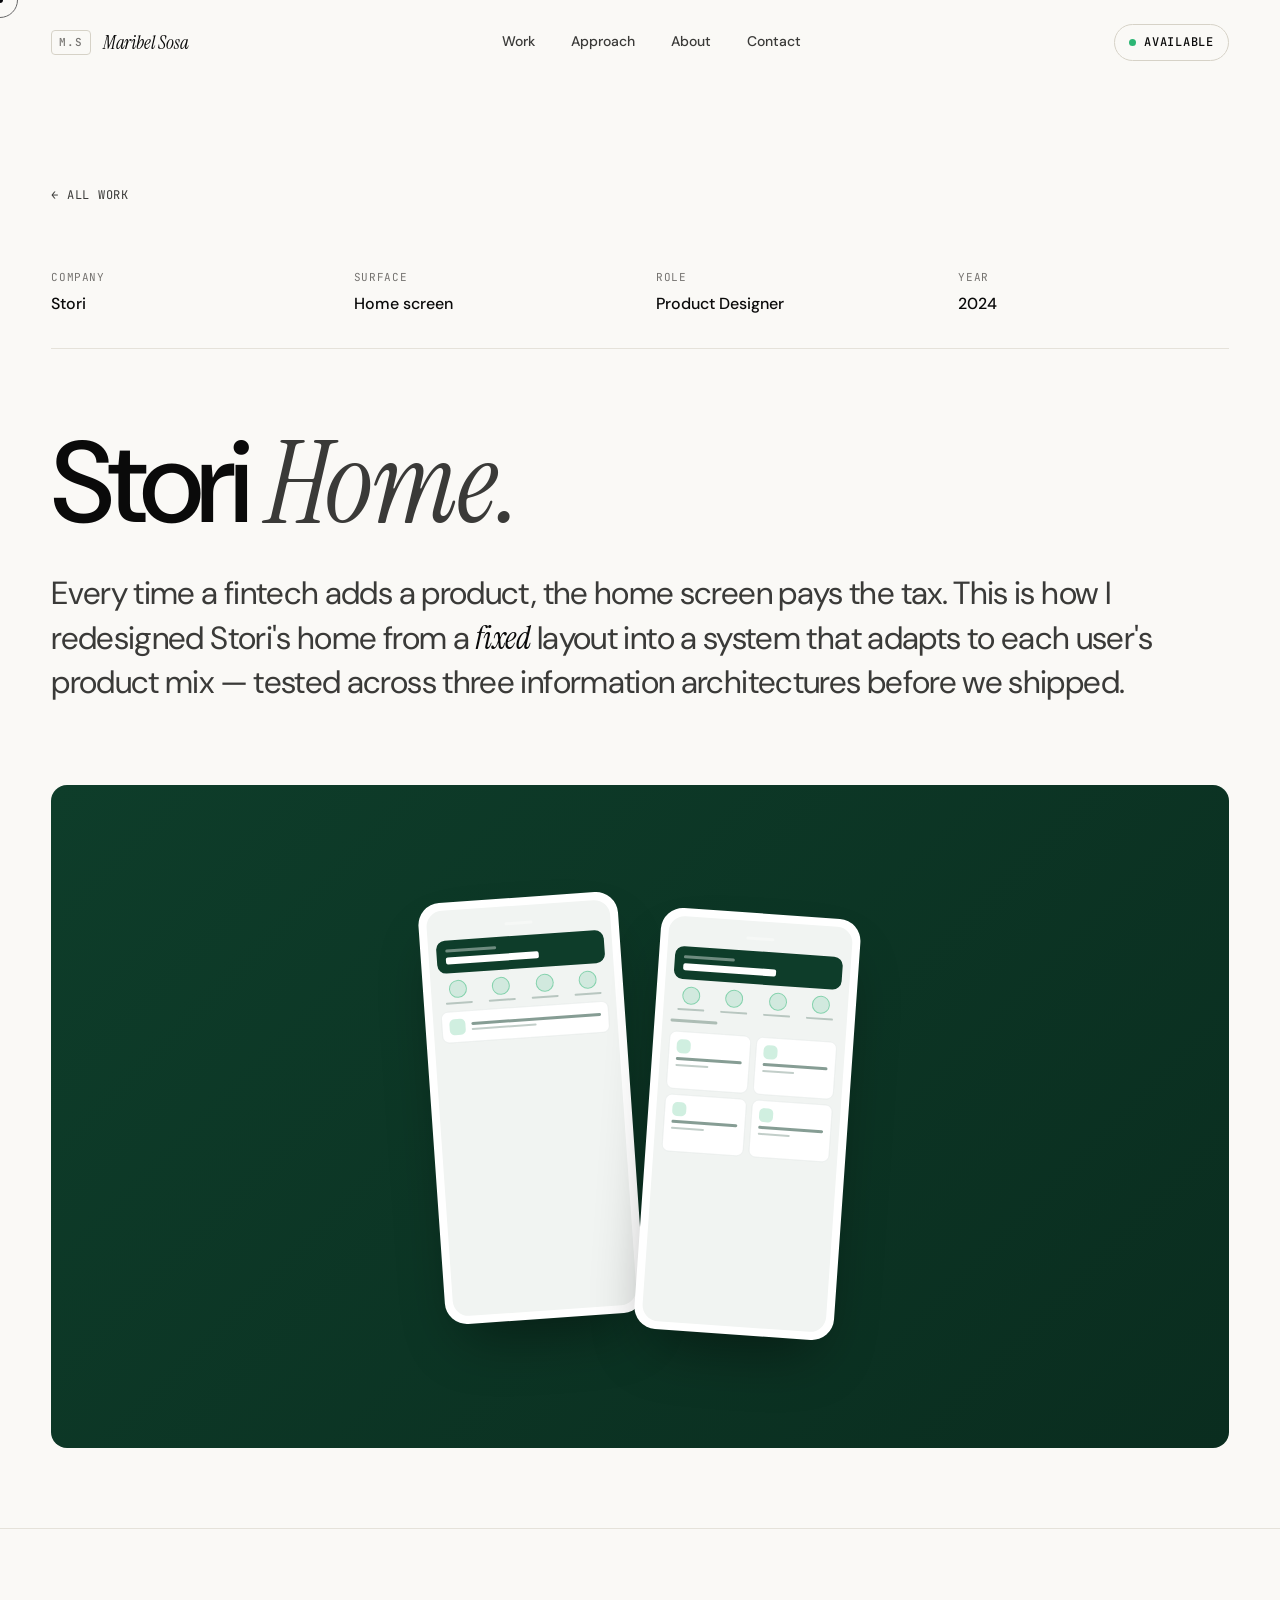
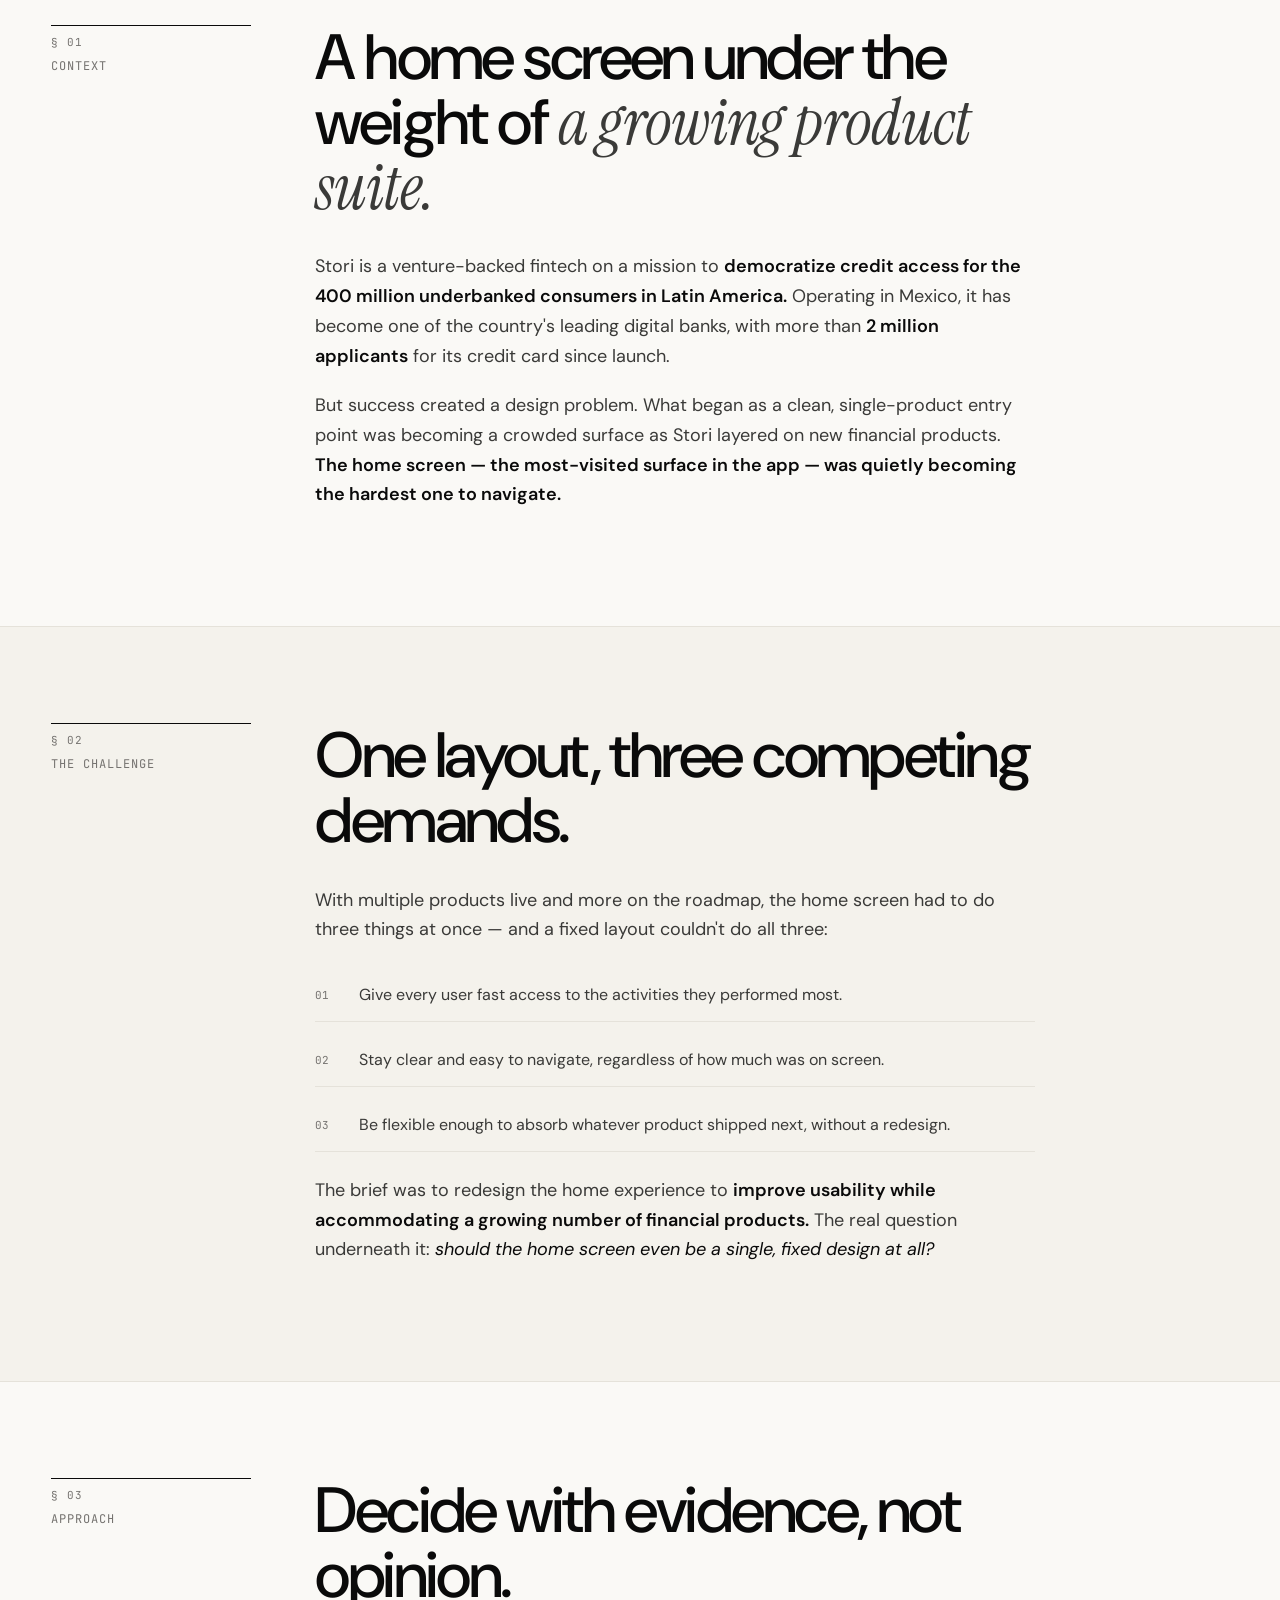
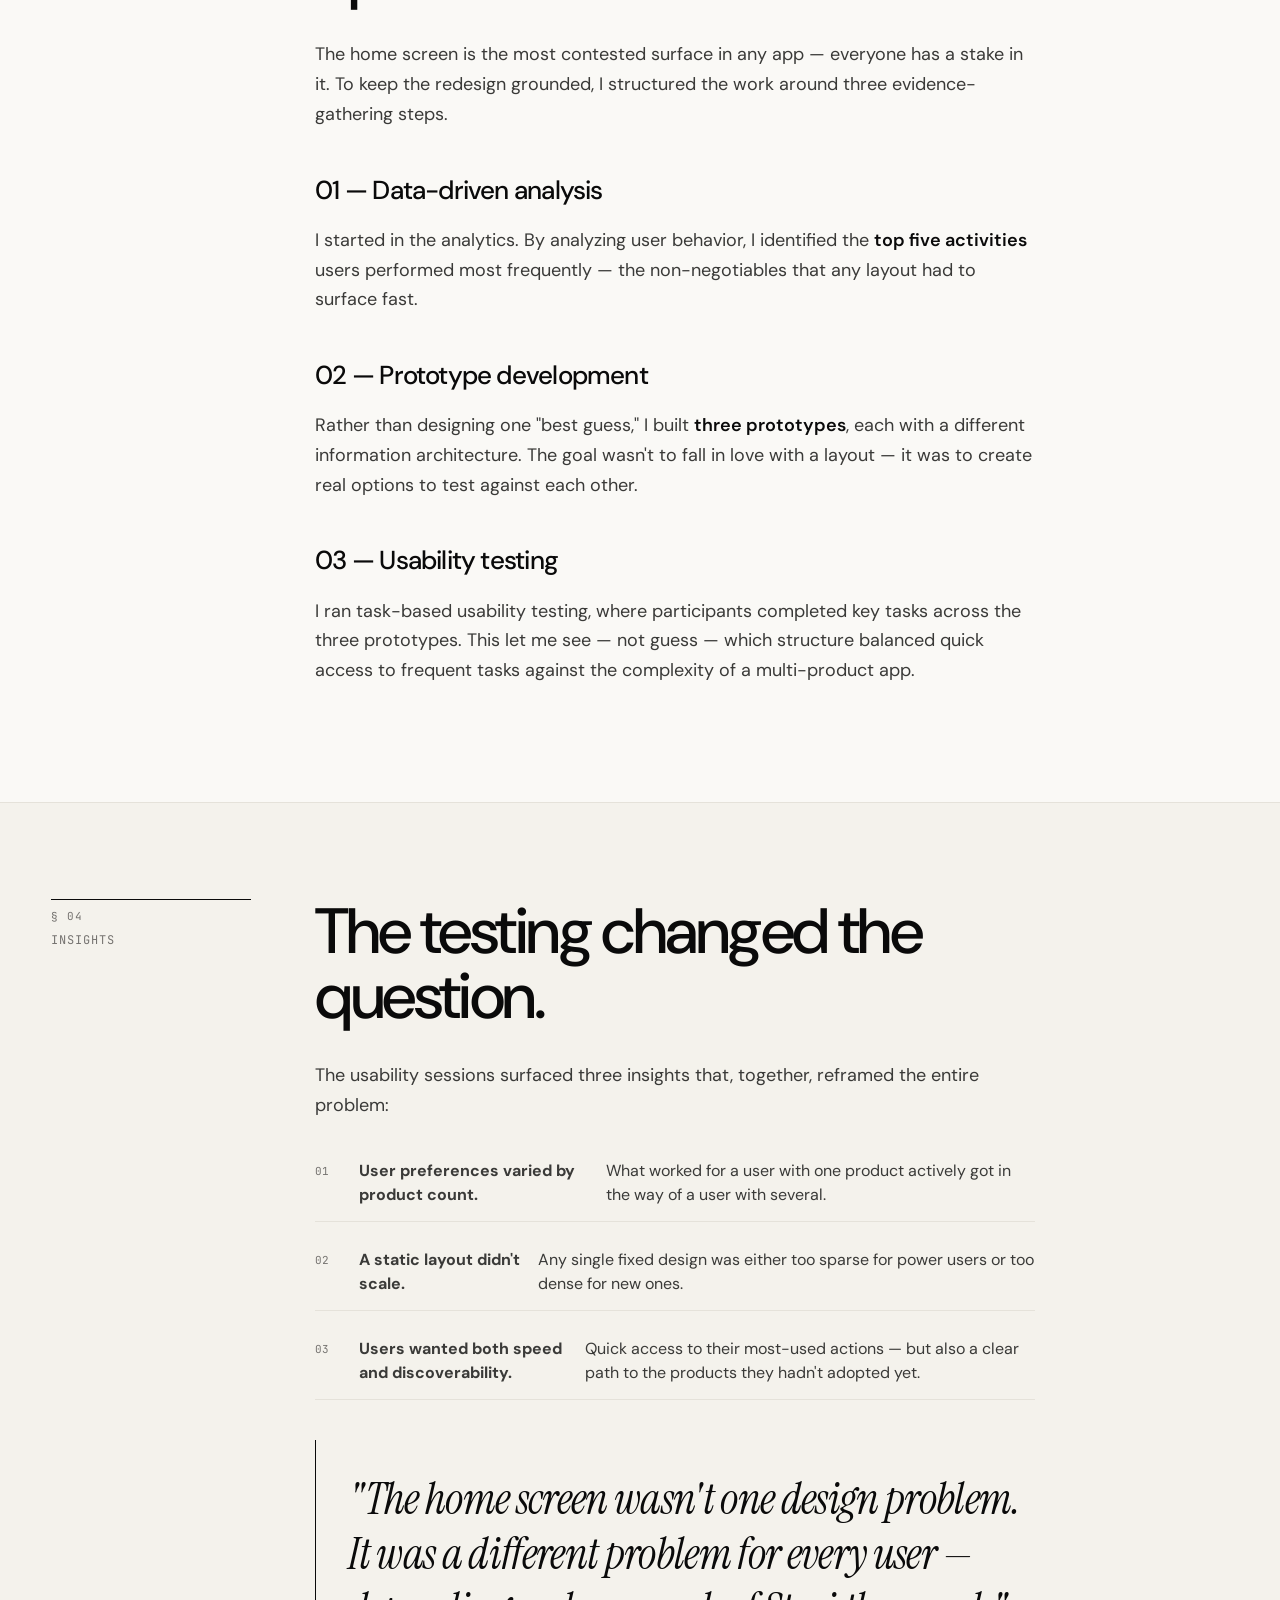
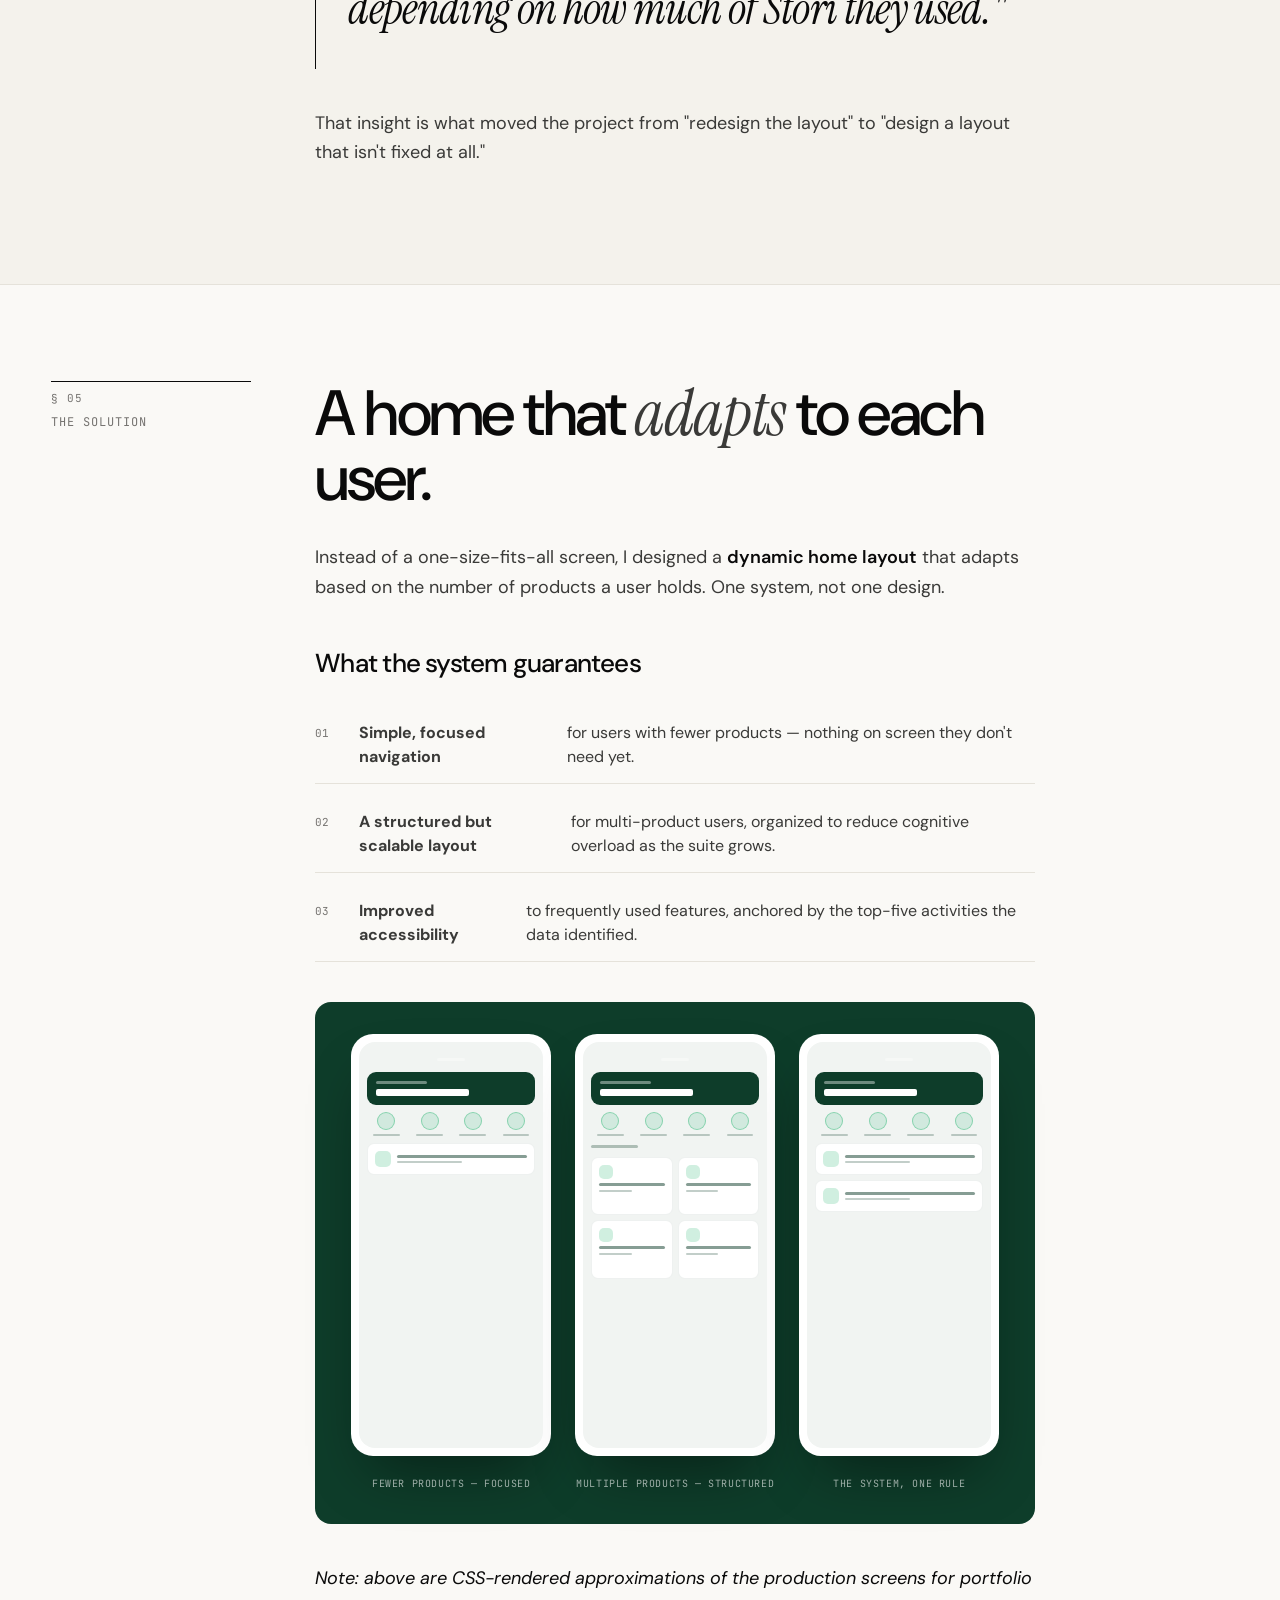
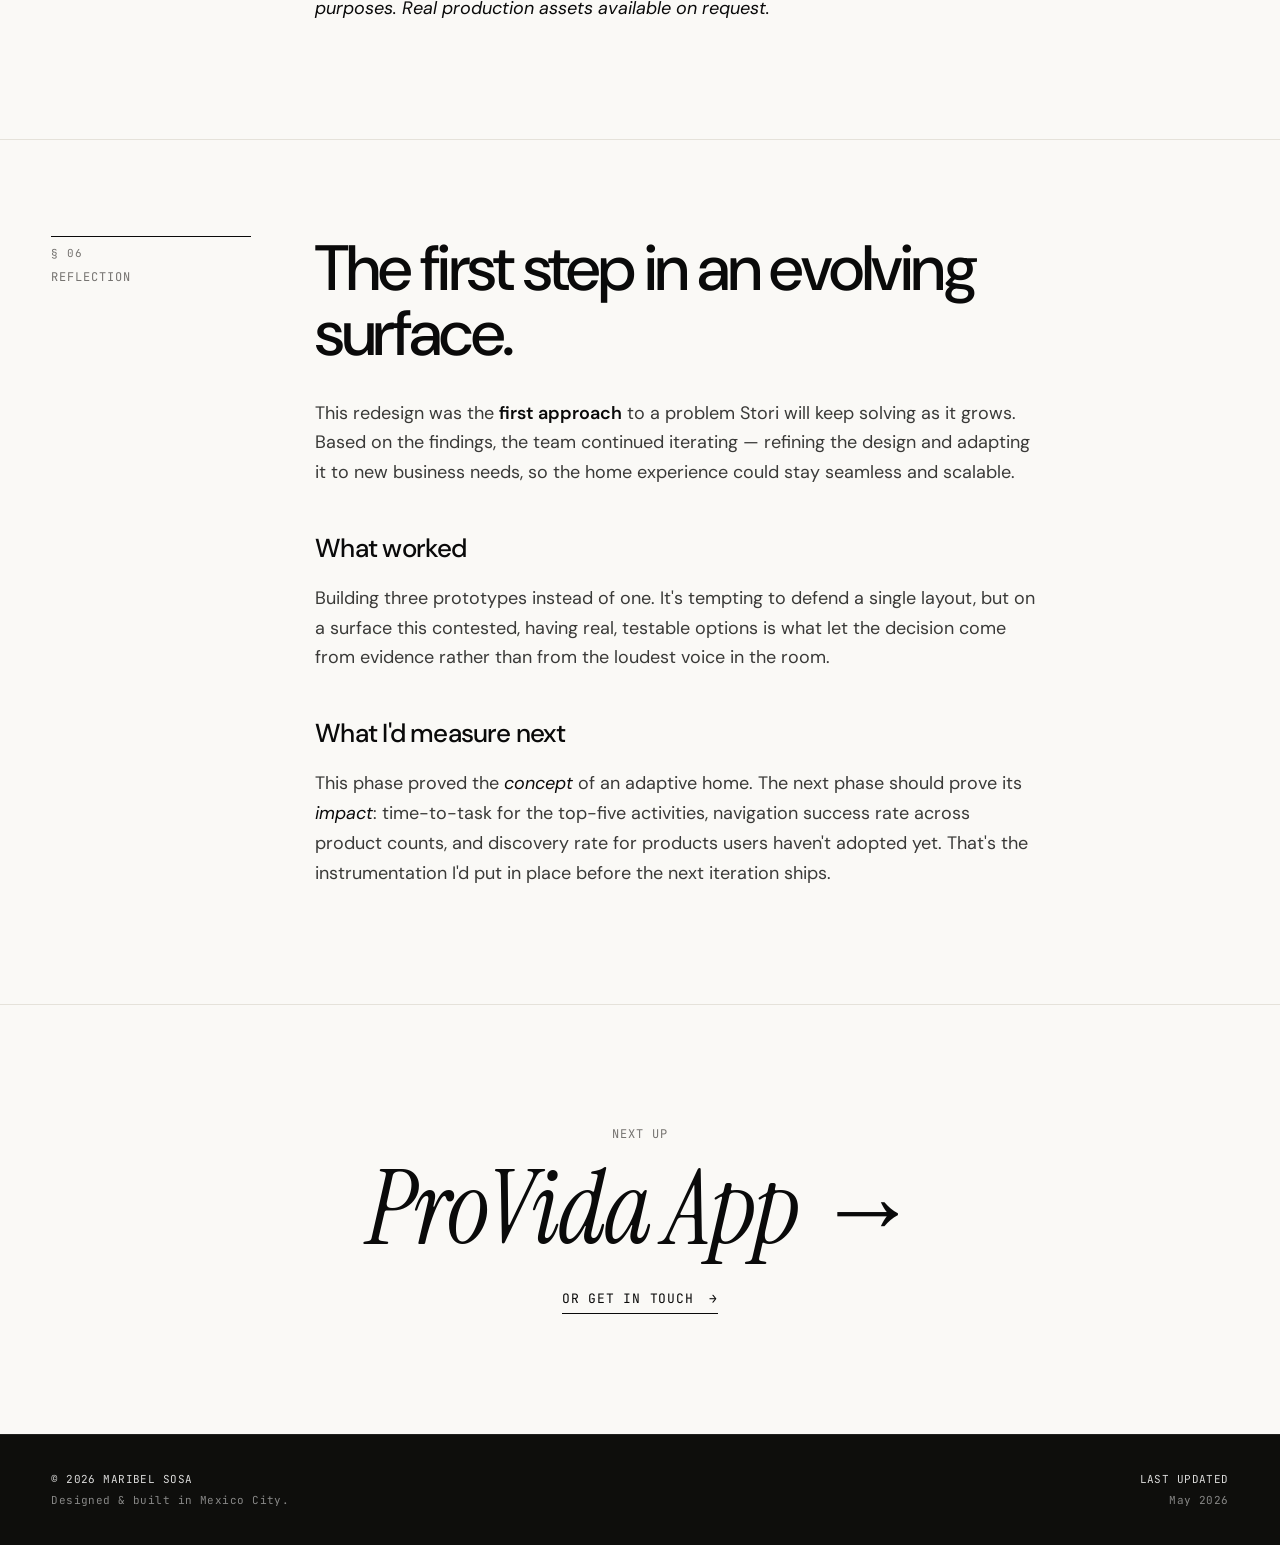
<file: maribel-portfolio/preview-stori-home-single.html>
<!DOCTYPE html>
<html lang="en">
<head>
  <meta charset="UTF-8" />
  <meta name="viewport" content="width=device-width, initial-scale=1.0" />
  <title>Stori Home — Maribel Sosa</title>
  <meta name="description" content="Redesigning Stori's home screen from a fixed layout into a system that adapts to each user's product mix. Tested across three information architectures." />

  <link rel="preconnect" href="https://fonts.googleapis.com" />
  <link rel="preconnect" href="https://fonts.gstatic.com" crossorigin />
  <link href="https://fonts.googleapis.com/css2?family=DM+Sans:opsz,wght@9..40,400;9..40,500;9..40,600&family=Instrument+Serif:ital@0;1&family=JetBrains+Mono:wght@400;500&display=swap" rel="stylesheet" />

  <style>
/* =============================================================
   Maribel Sosa — Portfolio
   Design system: Editorial minimalism + Product sophistication
   ============================================================= */

/* -------- Reset & base -------- */
*, *::before, *::after {
  box-sizing: border-box;
  margin: 0;
  padding: 0;
}

html {
  scroll-behavior: smooth;
  -webkit-font-smoothing: antialiased;
  -moz-osx-font-smoothing: grayscale;
}

body {
  font-family: var(--font-sans);
  font-size: 17px;
  line-height: 1.55;
  color: var(--ink);
  background: var(--bg);
  overflow-x: hidden;
  cursor: none;
}

img, svg { display: block; max-width: 100%; }
button { font: inherit; cursor: pointer; border: none; background: none; }
a { color: inherit; text-decoration: none; }
em, i { font-style: italic; }
ul { list-style: none; }

/* -------- Tokens -------- */
:root {
  /* Color */
  --bg: #FAF9F6;
  --bg-elevated: #F4F2EC;
  --bg-inverse: #0E0E0C;
  --ink: #0A0A0A;
  --ink-secondary: #3A3A38;
  --ink-muted: #757370;
  --ink-soft: #B8B5AE;
  --border: #E5E2DA;
  --border-strong: #D6D2C7;
  --accent: #FF5B27;
  --green: #2CB674;
  --green-deep: #0E3D2A;

  /* Typography */
  --font-sans: 'DM Sans', -apple-system, BlinkMacSystemFont, 'Segoe UI', sans-serif;
  --font-display: 'DM Sans', -apple-system, BlinkMacSystemFont, sans-serif;
  --font-serif: 'Instrument Serif', 'Times New Roman', Georgia, serif;
  --font-mono: 'JetBrains Mono', ui-monospace, 'SF Mono', Menlo, monospace;

  /* Layout */
  --gutter: clamp(20px, 4vw, 64px);
  --max-width: 1440px;
  --content-width: 1200px;
  --reading-width: 720px;

  /* Motion */
  --ease-out: cubic-bezier(0.22, 1, 0.36, 1);
  --ease-in-out: cubic-bezier(0.65, 0, 0.35, 1);
  --duration-fast: 240ms;
  --duration-base: 480ms;
  --duration-slow: 800ms;
}

/* -------- Selection -------- */
::selection {
  background: var(--ink);
  color: var(--bg);
}

/* -------- Custom cursor -------- */
.cursor, .cursor-trail {
  position: fixed;
  top: 0;
  left: 0;
  pointer-events: none;
  z-index: 9999;
  border-radius: 50%;
  transition: transform 60ms linear, width 200ms var(--ease-out), height 200ms var(--ease-out), opacity 200ms;
  mix-blend-mode: difference;
}
.cursor {
  width: 6px;
  height: 6px;
  background: #fff;
  transform: translate(-50%, -50%);
}
.cursor-trail {
  width: 36px;
  height: 36px;
  border: 1px solid #fff;
  transform: translate(-50%, -50%);
  opacity: 0.6;
}
.cursor.is-hover { width: 14px; height: 14px; }
.cursor-trail.is-hover { width: 64px; height: 64px; opacity: 0.9; }
.cursor.is-hidden, .cursor-trail.is-hidden { opacity: 0; }

@media (hover: none), (max-width: 900px) {
  .cursor, .cursor-trail { display: none; }
  body { cursor: auto; }
}

/* -------- Typography utilities -------- */
.display {
  font-family: var(--font-display);
  font-weight: 500;
  letter-spacing: -0.04em;
  line-height: 0.98;
}

/* Serif italic as accent — used inside <em> in display headlines */
.hero__word em,
.section-head__title em,
.case-title em,
.case-h2 em,
.contact__headline em,
.case-next__title,
.case-pull,
.about__paragraph strong {
  font-family: var(--font-serif);
  font-style: italic;
  font-weight: 400;
  letter-spacing: -0.01em;
}

.eyebrow {
  display: inline-flex;
  align-items: center;
  gap: 10px;
  font-family: var(--font-mono);
  font-size: 12px;
  font-weight: 500;
  text-transform: uppercase;
  letter-spacing: 0.08em;
  color: var(--ink-secondary);
}
.eyebrow--inverse {
  color: rgba(255,255,255,0.85);
}
.eyebrow__dot {
  display: inline-block;
  width: 6px;
  height: 6px;
  border-radius: 50%;
  background: var(--ink);
  position: relative;
}
.eyebrow__dot::after {
  content: '';
  position: absolute;
  inset: -4px;
  border: 1px solid var(--ink);
  border-radius: 50%;
  opacity: 0.3;
  animation: pulse 2.4s ease-in-out infinite;
}
.eyebrow__dot--green { background: var(--green); }
.eyebrow__dot--green::after { border-color: var(--green); }

@keyframes pulse {
  0%, 100% { transform: scale(1); opacity: 0.3; }
  50% { transform: scale(1.6); opacity: 0; }
}

.tag {
  display: inline-block;
  padding: 6px 12px;
  border: 1px solid var(--border-strong);
  border-radius: 999px;
  font-family: var(--font-mono);
  font-size: 11px;
  font-weight: 500;
  letter-spacing: 0.04em;
  text-transform: uppercase;
  color: var(--ink-secondary);
  background: transparent;
}
.tag--ghost {
  border-style: dashed;
  color: var(--ink-muted);
}

/* =============================================================
   NAV
   ============================================================= */
.nav {
  position: fixed;
  top: 0;
  left: 0;
  right: 0;
  z-index: 100;
  padding: 24px var(--gutter);
  transition: background var(--duration-base) var(--ease-out), backdrop-filter var(--duration-base);
}
.nav.is-scrolled {
  background: rgba(250, 249, 246, 0.78);
  backdrop-filter: blur(16px);
  -webkit-backdrop-filter: blur(16px);
  border-bottom: 1px solid var(--border);
}
.nav__inner {
  max-width: var(--max-width);
  margin: 0 auto;
  display: flex;
  align-items: center;
  justify-content: space-between;
  gap: 32px;
}
.nav__brand {
  display: inline-flex;
  align-items: center;
  gap: 12px;
  font-family: var(--font-display);
  font-size: 17px;
  font-weight: 500;
  letter-spacing: -0.02em;
}
.nav__brand-mark {
  font-family: var(--font-mono);
  font-size: 11px;
  letter-spacing: 0.08em;
  color: var(--ink-muted);
  border: 1px solid var(--border-strong);
  padding: 3px 7px;
  border-radius: 4px;
  font-weight: 500;
}
.nav__brand-name {
  font-family: var(--font-serif);
  font-style: italic;
  font-weight: 400;
  font-size: 19px;
  letter-spacing: -0.01em;
}
.nav__menu {
  display: flex;
  gap: 36px;
}
.nav__link {
  font-family: var(--font-sans);
  font-size: 14px;
  font-weight: 500;
  color: var(--ink-secondary);
  position: relative;
  transition: color var(--duration-fast);
}
.nav__link::after {
  content: '';
  position: absolute;
  left: 0;
  right: 0;
  bottom: -4px;
  height: 1px;
  background: var(--ink);
  transform: scaleX(0);
  transform-origin: left;
  transition: transform var(--duration-base) var(--ease-out);
}
.nav__link:hover { color: var(--ink); }
.nav__link:hover::after { transform: scaleX(1); }

.nav__cta {
  display: inline-flex;
  align-items: center;
  gap: 8px;
  padding: 8px 14px;
  border: 1px solid var(--border-strong);
  border-radius: 999px;
  font-family: var(--font-mono);
  font-size: 12px;
  font-weight: 500;
  text-transform: uppercase;
  letter-spacing: 0.06em;
  color: var(--ink);
  transition: background var(--duration-fast), border-color var(--duration-fast);
}
.nav__cta:hover {
  background: var(--ink);
  color: var(--bg);
  border-color: var(--ink);
}
.status-dot {
  width: 7px;
  height: 7px;
  border-radius: 50%;
  background: var(--green);
  box-shadow: 0 0 0 0 rgba(44, 182, 116, 0.6);
  animation: status 2s ease-in-out infinite;
}
@keyframes status {
  0%, 100% { box-shadow: 0 0 0 0 rgba(44, 182, 116, 0.6); }
  50% { box-shadow: 0 0 0 6px rgba(44, 182, 116, 0); }
}

@media (max-width: 768px) {
  .nav__menu { display: none; }
}

/* =============================================================
   HERO
   ============================================================= */
.hero {
  min-height: 100vh;
  padding: 160px var(--gutter) 80px;
  display: flex;
  align-items: center;
  position: relative;
}
.hero__grid {
  max-width: var(--max-width);
  width: 100%;
  margin: 0 auto;
  display: grid;
  grid-template-columns: 1fr;
  gap: 64px;
  position: relative;
}
.hero__meta { grid-row: 1; }
.hero__headline {
  font-family: var(--font-display);
  font-weight: 500;
  font-size: clamp(54px, 10.5vw, 168px);
  line-height: 0.94;
  letter-spacing: -0.045em;
  color: var(--ink);
  max-width: 14ch;
}
.hero__line {
  display: block;
  overflow: hidden;
}
.hero__word {
  display: inline-block;
  transform: translateY(110%);
  opacity: 0;
  animation: heroReveal 1100ms var(--ease-out) forwards;
}
.hero__word em { color: var(--ink-secondary); }

.hero__line:nth-child(1) .hero__word { animation-delay: 100ms; }
.hero__line:nth-child(2) .hero__word:nth-child(1) { animation-delay: 200ms; }
.hero__line:nth-child(2) .hero__word:nth-child(2) { animation-delay: 280ms; }
.hero__line:nth-child(3) .hero__word:nth-child(1) { animation-delay: 360ms; }
.hero__line:nth-child(3) .hero__word:nth-child(2) { animation-delay: 440ms; }
.hero__line:nth-child(4) .hero__word:nth-child(1) { animation-delay: 520ms; }
.hero__line:nth-child(4) .hero__word:nth-child(2) { animation-delay: 600ms; }

@keyframes heroReveal {
  to { transform: translateY(0); opacity: 1; }
}

.hero__intro {
  max-width: 56ch;
  margin-left: auto;
  opacity: 0;
  transform: translateY(20px);
  animation: fadeUp 900ms var(--ease-out) 800ms forwards;
}
.hero__intro-text {
  font-size: 19px;
  line-height: 1.6;
  color: var(--ink-secondary);
}
.hero__intro-text strong {
  color: var(--ink);
  font-weight: 600;
}
.hero__intro-text a {
  color: var(--ink);
  border-bottom: 1px solid var(--ink);
  font-weight: 500;
  transition: opacity var(--duration-fast);
}
.hero__intro-text a:hover { opacity: 0.6; }

.hero__footer {
  display: grid;
  grid-template-columns: repeat(3, minmax(0, 1fr));
  gap: 32px;
  border-top: 1px solid var(--border);
  padding-top: 28px;
  opacity: 0;
  animation: fadeUp 900ms var(--ease-out) 1000ms forwards;
}
.hero__footer-item {
  display: flex;
  flex-direction: column;
  gap: 6px;
}
.hero__footer-label {
  font-family: var(--font-mono);
  font-size: 11px;
  letter-spacing: 0.08em;
  text-transform: uppercase;
  color: var(--ink-muted);
}
.hero__footer-value {
  font-family: var(--font-sans);
  font-size: 15px;
  font-weight: 500;
  color: var(--ink);
}

.hero__scroll-indicator {
  position: absolute;
  bottom: -40px;
  right: 0;
  display: flex;
  flex-direction: column;
  align-items: center;
  gap: 12px;
  opacity: 0;
  animation: fadeUp 800ms var(--ease-out) 1300ms forwards;
}
.hero__scroll-line {
  width: 1px;
  height: 60px;
  background: linear-gradient(to bottom, var(--ink) 0%, transparent 100%);
  position: relative;
  overflow: hidden;
}
.hero__scroll-line::after {
  content: '';
  position: absolute;
  inset: 0;
  background: var(--bg);
  transform: translateY(-100%);
  animation: scrollLine 2.4s ease-in-out infinite;
}
@keyframes scrollLine {
  0% { transform: translateY(-100%); }
  100% { transform: translateY(100%); }
}
.hero__scroll-text {
  font-family: var(--font-mono);
  font-size: 10px;
  letter-spacing: 0.1em;
  text-transform: uppercase;
  color: var(--ink-muted);
  writing-mode: vertical-rl;
  transform: rotate(180deg);
}

@keyframes fadeUp {
  to { opacity: 1; transform: translateY(0); }
}

@media (max-width: 768px) {
  .hero__footer { grid-template-columns: 1fr; gap: 16px; }
  .hero__scroll-indicator { display: none; }
}

/* =============================================================
   SECTION HEAD
   ============================================================= */
.section-head {
  max-width: var(--max-width);
  margin: 0 auto 80px;
  padding: 0 var(--gutter);
  display: grid;
  grid-template-columns: 100px 1fr;
  gap: 64px;
  align-items: start;
}
.section-head__index {
  font-family: var(--font-mono);
  font-size: 12px;
  font-weight: 500;
  letter-spacing: 0.06em;
  color: var(--ink-muted);
  padding-top: 14px;
  border-top: 1px solid var(--ink);
  display: inline-block;
}
.section-head__title {
  font-family: var(--font-display);
  font-weight: 500;
  font-size: clamp(44px, 6vw, 88px);
  letter-spacing: -0.04em;
  line-height: 0.98;
  color: var(--ink);
  max-width: 12ch;
}
.section-head__lede {
  grid-column: 2;
  font-size: 18px;
  line-height: 1.55;
  color: var(--ink-secondary);
  max-width: 60ch;
  margin-top: 24px;
}

@media (max-width: 768px) {
  .section-head { grid-template-columns: 1fr; gap: 16px; }
  .section-head__lede { grid-column: 1; }
}

/* =============================================================
   WORK
   ============================================================= */
.work {
  padding: 120px 0;
}
.work__list {
  max-width: var(--max-width);
  margin: 0 auto;
  padding: 0 var(--gutter);
  display: flex;
  flex-direction: column;
}

.project {
  display: grid;
  grid-template-columns: 100px 1fr 1fr;
  gap: 40px 64px;
  padding: 56px 0;
  border-top: 1px solid var(--border);
  position: relative;
  transition: opacity var(--duration-base);
}
.project:last-of-type { border-bottom: 1px solid var(--border); }
.project--placeholder { opacity: 0.55; }

.project__index {
  display: flex;
  flex-direction: column;
  gap: 6px;
}
.project__num {
  font-family: var(--font-mono);
  font-size: 13px;
  font-weight: 500;
  color: var(--ink);
  letter-spacing: 0.04em;
}
.project__year {
  font-family: var(--font-mono);
  font-size: 11px;
  color: var(--ink-muted);
  letter-spacing: 0.06em;
  text-transform: uppercase;
}

.project__content {
  display: flex;
  flex-direction: column;
  gap: 20px;
  max-width: 56ch;
}
.project__meta {
  display: flex;
  flex-wrap: wrap;
  gap: 8px;
}
.project__title {
  font-family: var(--font-display);
  font-weight: 500;
  font-size: clamp(36px, 4.5vw, 64px);
  letter-spacing: -0.035em;
  line-height: 1;
  color: var(--ink);
  transition: transform var(--duration-base) var(--ease-out);
}
.project__title--ghost {
  color: var(--ink-muted);
  font-family: var(--font-serif);
  font-style: italic;
  font-weight: 400;
}
.project__summary {
  font-size: 17px;
  line-height: 1.6;
  color: var(--ink-secondary);
}
.project__summary--ghost { color: var(--ink-muted); }

.project__metrics {
  display: grid;
  grid-template-columns: repeat(3, 1fr);
  gap: 16px;
  margin-top: 12px;
  border-top: 1px solid var(--border);
  padding-top: 24px;
}
.metric {
  display: flex;
  flex-direction: column;
  gap: 4px;
}
.metric__value {
  font-family: var(--font-display);
  font-size: 28px;
  font-weight: 500;
  letter-spacing: -0.03em;
  line-height: 1;
  color: var(--ink);
}
.metric__label {
  font-family: var(--font-mono);
  font-size: 10px;
  letter-spacing: 0.06em;
  text-transform: uppercase;
  color: var(--ink-muted);
  line-height: 1.3;
}

.project__visual {
  align-self: center;
  position: relative;
  transition: transform var(--duration-slow) var(--ease-out);
}
.project__visual-frame {
  aspect-ratio: 4/3;
  background: var(--bg-elevated);
  border-radius: 12px;
  border: 1px solid var(--border);
  overflow: hidden;
  position: relative;
  display: flex;
  align-items: center;
  justify-content: center;
  transition: transform var(--duration-base) var(--ease-out);
}
.project__visual-frame--stori {
  background: linear-gradient(135deg, #0E3D2A 0%, #0a2d1f 100%);
}
.project__visual-frame--ghost {
  background: var(--bg-elevated);
  border-style: dashed;
}

.project:hover .project__visual-frame { transform: scale(1.02); }
.project:hover .project__title { transform: translateX(4px); }

.project__cta {
  grid-column: 2;
  display: inline-flex;
  align-items: center;
  gap: 12px;
  margin-top: 16px;
  font-family: var(--font-mono);
  font-size: 13px;
  font-weight: 500;
  letter-spacing: 0.04em;
  text-transform: uppercase;
  color: var(--ink);
  align-self: start;
}
.project__cta .arrow {
  display: inline-block;
  transition: transform var(--duration-base) var(--ease-out);
}
.project:hover .project__cta .arrow { transform: translateX(8px); }

a.project { display: grid; }

@media (max-width: 1024px) {
  .project { grid-template-columns: 60px 1fr; }
  .project__visual { grid-column: 1 / -1; order: 3; margin-top: 16px; }
  .project__cta { grid-column: 1 / -1; }
  .project__metrics { grid-template-columns: repeat(3, 1fr); }
}
@media (max-width: 600px) {
  .project { grid-template-columns: 1fr; gap: 24px; padding: 40px 0; }
  .project__metrics { grid-template-columns: 1fr 1fr; }
  .project__cta { grid-column: 1; }
}

/* =============================================================
   PHONE MOCKUPS (CSS-only)
   ============================================================= */
.phone-stack {
  position: relative;
  display: flex;
  gap: 16px;
  padding: 32px;
  align-items: center;
  justify-content: center;
  width: 100%;
  height: 100%;
}
.phone {
  width: 140px;
  aspect-ratio: 9 / 19;
  border-radius: 22px;
  background: #fff;
  padding: 8px;
  box-shadow: 0 30px 60px -20px rgba(0,0,0,0.45);
  flex-shrink: 0;
  transform-origin: center;
  transition: transform var(--duration-slow) var(--ease-out);
}
.phone--1 { transform: rotate(-4deg) translateY(-8px); }
.phone--2 { transform: rotate(4deg) translateY(8px); }
.project:hover .phone--1 { transform: rotate(-6deg) translateY(-14px); }
.project:hover .phone--2 { transform: rotate(6deg) translateY(14px); }

.phone__screen {
  width: 100%;
  height: 100%;
  background: #fff;
  border-radius: 16px;
  padding: 12px 8px;
  display: flex;
  flex-direction: column;
  gap: 8px;
  overflow: hidden;
  position: relative;
}
.phone__screen--mission { background: #0E3D2A; }
.phone__screen--medals { background: #0E3D2A; }

.phone__bar {
  display: flex;
  justify-content: center;
  padding: 4px 0;
}
.phone__bar span {
  width: 28px;
  height: 3px;
  background: rgba(255,255,255,0.3);
  border-radius: 2px;
}
.phone__title {
  font-family: var(--font-sans);
  color: #fff;
  font-size: 10px;
  font-weight: 600;
  text-align: center;
  margin-bottom: 4px;
}
.phone__card {
  background: #fff;
  border-radius: 8px;
  padding: 8px;
  display: flex;
  align-items: center;
  gap: 8px;
}
.phone__card--green {
  background: rgba(255,255,255,0.95);
}
.phone__card--dark {
  background: rgba(255,255,255,0.08);
  border: 1px solid rgba(255,255,255,0.15);
}
.phone__icon {
  width: 22px;
  height: 22px;
  border-radius: 50%;
  background: var(--green);
  color: #fff;
  display: flex;
  align-items: center;
  justify-content: center;
  font-size: 12px;
  font-weight: 700;
  flex-shrink: 0;
}
.phone__icon--circle {
  background: var(--green);
  border: 2px solid rgba(255,255,255,0.2);
}
.phone__lines { display: flex; flex-direction: column; gap: 4px; flex: 1; }
.phone__line {
  height: 4px;
  background: var(--ink);
  opacity: 0.85;
  border-radius: 2px;
}
.phone__line--lg { width: 70%; }
.phone__line--sm { width: 45%; height: 3px; opacity: 0.5; }
.phone__line--light { background: #fff; }

.phone__list { display: flex; flex-direction: column; gap: 4px; margin-top: 4px; }
.phone__list-item {
  height: 14px;
  background: rgba(255,255,255,0.08);
  border-radius: 4px;
}
.phone__list-item--active {
  background: rgba(44, 182, 116, 0.25);
  border-left: 2px solid var(--green);
}

.phone__grid {
  display: grid;
  grid-template-columns: repeat(3, 1fr);
  gap: 4px;
  margin-top: 4px;
}
.phone__grid-cell {
  aspect-ratio: 1;
  background: rgba(255,255,255,0.06);
  border-radius: 4px;
}
.phone__grid-cell--won {
  background: rgba(44, 182, 116, 0.4);
  border: 1px solid var(--green);
}

.phone__cta {
  margin-top: auto;
  padding: 6px;
  background: var(--green);
  color: #fff;
  text-align: center;
  border-radius: 16px;
  font-size: 8px;
  font-weight: 600;
}

/* Home screen mockup variant */
.phone__screen--home {
  background: #F1F4F2;
  gap: 7px;
}
.phone__balance {
  background: var(--green-deep);
  border-radius: 9px;
  padding: 9px;
  display: flex;
  flex-direction: column;
  gap: 5px;
}
.phone__balance-label {
  height: 3px;
  width: 34%;
  background: rgba(255,255,255,0.4);
  border-radius: 2px;
}
.phone__balance-amount {
  height: 7px;
  width: 62%;
  background: #fff;
  border-radius: 2px;
}
.phone__actions {
  display: flex;
  gap: 5px;
  justify-content: space-between;
}
.phone__action {
  flex: 1;
  display: flex;
  flex-direction: column;
  align-items: center;
  gap: 4px;
}
.phone__action-dot {
  width: 18px;
  height: 18px;
  border-radius: 50%;
  background: rgba(44,182,116,0.16);
  border: 1px solid rgba(44,182,116,0.45);
}
.phone__action-label {
  height: 2px;
  width: 70%;
  background: rgba(14,61,42,0.25);
  border-radius: 1px;
}
.phone__products {
  display: flex;
  flex-direction: column;
  gap: 5px;
}
.phone__product {
  background: #fff;
  border: 1px solid rgba(14,61,42,0.07);
  border-radius: 7px;
  padding: 7px;
  display: flex;
  align-items: center;
  gap: 6px;
}
.phone__product-icon {
  width: 16px;
  height: 16px;
  border-radius: 5px;
  background: rgba(44,182,116,0.22);
  flex-shrink: 0;
}
.phone__product-lines {
  display: flex;
  flex-direction: column;
  gap: 3px;
  flex: 1;
}
.phone__product-line {
  height: 3px;
  background: rgba(14,61,42,0.5);
  border-radius: 2px;
}
.phone__product-line--sm {
  width: 50%;
  height: 2px;
  background: rgba(14,61,42,0.25);
}
.phone__section-label {
  height: 3px;
  width: 28%;
  background: rgba(14,61,42,0.3);
  border-radius: 2px;
  margin: 2px 0;
}
.phone__product-grid {
  display: grid;
  grid-template-columns: 1fr 1fr;
  gap: 5px;
}
.phone__product-tile {
  background: #fff;
  border: 1px solid rgba(14,61,42,0.07);
  border-radius: 7px;
  padding: 7px;
  display: flex;
  flex-direction: column;
  gap: 4px;
  aspect-ratio: 1.4;
}
.phone__product-tile .phone__product-icon { width: 14px; height: 14px; }

/* Savings / pension screen mockup variant (ProVida) */
.project__visual-frame--provida {
  background: linear-gradient(135deg, #1E3257 0%, #0E1B33 100%);
}
.phone__screen--savings {
  background: #15233F;
}
.phone__savings-card {
  background: rgba(255,255,255,0.07);
  border: 1px solid rgba(255,255,255,0.12);
  border-radius: 9px;
  padding: 9px;
  display: flex;
  flex-direction: column;
  gap: 5px;
}
.phone__savings-label {
  height: 3px;
  width: 42%;
  background: rgba(255,255,255,0.35);
  border-radius: 2px;
}
.phone__savings-amount {
  height: 8px;
  width: 66%;
  background: #fff;
  border-radius: 2px;
}
.phone__chart {
  display: flex;
  align-items: flex-end;
  gap: 4px;
  height: 46px;
  padding: 6px 2px 0;
}
.phone__chart-bar {
  flex: 1;
  background: rgba(255,255,255,0.18);
  border-radius: 2px 2px 0 0;
}
.phone__chart-bar--active {
  background: #5B9BD5;
}
.phone__row {
  display: flex;
  align-items: center;
  gap: 6px;
  padding: 6px;
  background: rgba(255,255,255,0.05);
  border-radius: 6px;
}
.phone__row-icon {
  width: 14px;
  height: 14px;
  border-radius: 4px;
  background: rgba(91,155,213,0.4);
  flex-shrink: 0;
}
.phone__row-lines {
  flex: 1;
  display: flex;
  flex-direction: column;
  gap: 3px;
}
.phone__row-line {
  height: 3px;
  background: rgba(255,255,255,0.5);
  border-radius: 2px;
}
.phone__row-line--sm {
  width: 45%;
  height: 2px;
  background: rgba(255,255,255,0.25);
}

.ghost-grid {
  display: grid;
  grid-template-columns: repeat(3, 1fr);
  gap: 12px;
  padding: 32px;
  width: 100%;
  height: 100%;
}
.ghost-grid--alt { grid-template-columns: repeat(2, 1fr); }
.ghost-grid > div {
  background: var(--border);
  border-radius: 6px;
  opacity: 0.5;
}

/* =============================================================
   APPROACH
   ============================================================= */
.approach {
  padding: 120px 0;
  background: var(--bg-elevated);
}
.approach__grid {
  max-width: var(--max-width);
  margin: 0 auto;
  padding: 0 var(--gutter);
  display: grid;
  grid-template-columns: repeat(3, 1fr);
  gap: 56px;
}
.principle {
  display: flex;
  flex-direction: column;
  gap: 20px;
  border-top: 1px solid var(--ink);
  padding-top: 24px;
}
.principle__num {
  font-family: var(--font-mono);
  font-size: 12px;
  font-weight: 500;
  color: var(--ink-muted);
  letter-spacing: 0.06em;
}
.principle__title {
  font-family: var(--font-display);
  font-weight: 500;
  font-size: 30px;
  line-height: 1.1;
  letter-spacing: -0.035em;
  color: var(--ink);
}
.principle__body {
  font-size: 16px;
  line-height: 1.6;
  color: var(--ink-secondary);
}
.principle__body em {
  font-style: italic;
  color: var(--ink);
  font-weight: 500;
}

@media (max-width: 900px) {
  .approach__grid { grid-template-columns: 1fr; gap: 40px; }
}

/* =============================================================
   ABOUT
   ============================================================= */
.about { padding: 120px 0; }
.about__grid {
  max-width: var(--max-width);
  margin: 0 auto;
  padding: 0 var(--gutter);
  display: grid;
  grid-template-columns: 1.6fr 1fr;
  gap: 80px;
}
.about__lead {
  display: flex;
  flex-direction: column;
  gap: 24px;
}
.about__paragraph {
  font-family: var(--font-display);
  font-weight: 400;
  font-size: clamp(22px, 2.4vw, 32px);
  line-height: 1.4;
  letter-spacing: -0.025em;
  color: var(--ink);
}
.about__paragraph strong {
  font-family: var(--font-serif);
  font-style: italic;
  font-weight: 400;
  color: var(--accent);
  letter-spacing: -0.01em;
}
.about__side {
  display: flex;
  flex-direction: column;
  gap: 32px;
  padding-top: 12px;
}
.about__block {
  border-top: 1px solid var(--ink);
  padding-top: 14px;
}
.about__block-title {
  font-family: var(--font-mono);
  font-size: 11px;
  letter-spacing: 0.08em;
  text-transform: uppercase;
  color: var(--ink-muted);
  font-weight: 500;
  margin-bottom: 14px;
}
.about__list {
  display: flex;
  flex-direction: column;
  gap: 8px;
}
.about__list li {
  font-size: 15px;
  color: var(--ink);
  line-height: 1.5;
}

@media (max-width: 900px) {
  .about__grid { grid-template-columns: 1fr; gap: 48px; }
}

/* =============================================================
   CONTACT
   ============================================================= */
.contact {
  background: var(--bg-inverse);
  color: #fff;
  padding: 140px var(--gutter);
  position: relative;
  overflow: hidden;
}
.contact::before {
  content: '';
  position: absolute;
  top: -50%;
  right: -20%;
  width: 80%;
  height: 200%;
  background: radial-gradient(ellipse at center, rgba(255, 91, 39, 0.10) 0%, transparent 60%);
  pointer-events: none;
}
.contact__inner {
  max-width: 900px;
  margin: 0 auto;
  position: relative;
  display: flex;
  flex-direction: column;
  gap: 28px;
}
.contact__headline {
  font-family: var(--font-display);
  font-weight: 500;
  font-size: clamp(48px, 7vw, 104px);
  line-height: 0.98;
  letter-spacing: -0.045em;
  color: #fff;
  max-width: 16ch;
}
.contact__headline em {
  color: var(--accent);
}
.contact__body {
  font-size: 18px;
  line-height: 1.55;
  color: rgba(255,255,255,0.7);
  max-width: 56ch;
}
.contact__actions {
  display: flex;
  flex-wrap: wrap;
  gap: 12px;
  margin-top: 16px;
}
.btn {
  display: inline-flex;
  align-items: center;
  gap: 10px;
  padding: 16px 22px;
  border-radius: 999px;
  font-family: var(--font-sans);
  font-size: 15px;
  font-weight: 500;
  transition: transform var(--duration-base), background var(--duration-fast), color var(--duration-fast);
}
.btn--primary {
  background: var(--accent);
  color: #fff;
}
.btn--primary:hover { background: #FF7044; transform: translateY(-2px); }
.btn--ghost {
  background: transparent;
  border: 1px solid rgba(255,255,255,0.25);
  color: #fff;
}
.btn--ghost:hover { background: rgba(255,255,255,0.08); }
.btn .arrow { transition: transform var(--duration-base); }
.btn:hover .arrow { transform: translateX(4px); }

.contact__links {
  display: flex;
  flex-wrap: wrap;
  gap: 28px;
  margin-top: 32px;
  padding-top: 28px;
  border-top: 1px solid rgba(255,255,255,0.1);
}
.contact__links a {
  font-family: var(--font-mono);
  font-size: 13px;
  letter-spacing: 0.04em;
  text-transform: uppercase;
  color: rgba(255,255,255,0.6);
  border-bottom: 1px solid transparent;
  transition: color var(--duration-fast), border-color var(--duration-fast);
}
.contact__links a:hover {
  color: #fff;
  border-bottom-color: rgba(255,255,255,0.4);
}

/* =============================================================
   FOOTER
   ============================================================= */
.footer {
  padding: 36px var(--gutter);
  background: var(--bg-inverse);
  border-top: 1px solid rgba(255,255,255,0.08);
  color: rgba(255,255,255,0.6);
}
.footer__inner {
  max-width: var(--max-width);
  margin: 0 auto;
  display: flex;
  justify-content: space-between;
  flex-wrap: wrap;
  gap: 16px;
  font-family: var(--font-mono);
  font-size: 11px;
  letter-spacing: 0.04em;
}
.footer__col { display: flex; flex-direction: column; gap: 4px; }
.footer__col--right { text-align: right; align-items: flex-end; }
.footer__label {
  text-transform: uppercase;
  color: rgba(255,255,255,0.85);
}
.footer__sub { color: rgba(255,255,255,0.5); }

/* =============================================================
   REVEAL ON SCROLL
   ============================================================= */
.reveal {
  opacity: 0;
  transform: translateY(30px);
  transition: opacity 900ms var(--ease-out), transform 900ms var(--ease-out);
}
.reveal.is-visible {
  opacity: 1;
  transform: translateY(0);
}

@media (prefers-reduced-motion: reduce) {
  *, *::before, *::after {
    animation-duration: 0.01ms !important;
    animation-iteration-count: 1 !important;
    transition-duration: 0.01ms !important;
  }
  .reveal { opacity: 1; transform: none; }
  .hero__word { transform: none; opacity: 1; animation: none; }
}

/* =============================================================
   CASE STUDY PAGE
   ============================================================= */
.case-hero {
  padding: 180px var(--gutter) 80px;
  border-bottom: 1px solid var(--border);
}
.case-hero__inner {
  max-width: var(--max-width);
  margin: 0 auto;
}
.case-back {
  display: inline-flex;
  align-items: center;
  gap: 8px;
  font-family: var(--font-mono);
  font-size: 12px;
  letter-spacing: 0.06em;
  text-transform: uppercase;
  color: var(--ink-secondary);
  margin-bottom: 64px;
  transition: color var(--duration-fast);
}
.case-back:hover { color: var(--ink); }
.case-back .arrow { transition: transform var(--duration-base); }
.case-back:hover .arrow { transform: translateX(-4px); }

.case-meta {
  display: grid;
  grid-template-columns: repeat(4, 1fr);
  gap: 32px;
  margin-bottom: 80px;
  padding-bottom: 32px;
  border-bottom: 1px solid var(--border);
}
.case-meta__item {
  display: flex;
  flex-direction: column;
  gap: 6px;
}
.case-meta__label {
  font-family: var(--font-mono);
  font-size: 11px;
  letter-spacing: 0.06em;
  text-transform: uppercase;
  color: var(--ink-muted);
}
.case-meta__value {
  font-size: 16px;
  font-weight: 500;
  color: var(--ink);
}

.case-title {
  font-family: var(--font-display);
  font-weight: 500;
  font-size: clamp(56px, 9vw, 144px);
  letter-spacing: -0.05em;
  line-height: 0.95;
  color: var(--ink);
  margin-bottom: 32px;
}
.case-title em { color: var(--ink-secondary); }

.case-lede {
  font-family: var(--font-display);
  font-weight: 400;
  font-size: clamp(22px, 2.6vw, 32px);
  line-height: 1.4;
  letter-spacing: -0.02em;
  color: var(--ink-secondary);
  max-width: 60ch;
  margin-bottom: 80px;
}
.case-lede em {
  font-family: var(--font-serif);
  font-style: italic;
  font-weight: 400;
  color: var(--ink);
  letter-spacing: -0.005em;
}

.case-cover {
  margin-top: 48px;
  border-radius: 16px;
  overflow: hidden;
  background: linear-gradient(135deg, #0E3D2A 0%, #0a2d1f 100%);
  aspect-ratio: 16/9;
  display: flex;
  align-items: center;
  justify-content: center;
  position: relative;
}
.case-cover .phone-stack { padding: 40px; }
.case-cover .phone { width: 200px; }

@media (max-width: 768px) {
  .case-meta { grid-template-columns: repeat(2, 1fr); gap: 24px; }
  .case-cover .phone { width: 130px; }
}

.case-section {
  padding: 96px var(--gutter);
  border-bottom: 1px solid var(--border);
}
.case-section__inner {
  max-width: var(--max-width);
  margin: 0 auto;
}
.case-section--alt { background: var(--bg-elevated); }

.case-grid {
  display: grid;
  grid-template-columns: 200px 1fr;
  gap: 64px;
  align-items: start;
}
.case-grid__label {
  position: sticky;
  top: 100px;
  font-family: var(--font-mono);
  font-size: 12px;
  letter-spacing: 0.08em;
  text-transform: uppercase;
  color: var(--ink-muted);
  padding-top: 8px;
  border-top: 1px solid var(--ink);
  display: flex;
  flex-direction: column;
  gap: 6px;
}
.case-grid__label-num {
  font-family: var(--font-mono);
  font-size: 11px;
  color: var(--ink-muted);
}

.case-grid__content {
  max-width: 720px;
}

.case-h2 {
  font-family: var(--font-display);
  font-weight: 500;
  font-size: clamp(36px, 5vw, 64px);
  line-height: 1.02;
  letter-spacing: -0.04em;
  color: var(--ink);
  margin-bottom: 32px;
}
.case-h2 em { color: var(--ink-secondary); }

.case-h3 {
  font-family: var(--font-display);
  font-weight: 500;
  font-size: 26px;
  letter-spacing: -0.03em;
  color: var(--ink);
  margin: 40px 0 16px;
}

.case-p {
  font-size: 18px;
  line-height: 1.65;
  color: var(--ink-secondary);
  margin-bottom: 20px;
}
.case-p strong {
  color: var(--ink);
  font-weight: 600;
}
.case-p em {
  font-style: italic;
  color: var(--ink);
}

.case-pull {
  font-family: var(--font-serif);
  font-weight: 400;
  font-style: italic;
  font-size: clamp(28px, 3.5vw, 44px);
  line-height: 1.25;
  letter-spacing: -0.015em;
  color: var(--ink);
  padding: 32px 0 32px 32px;
  border-left: 1px solid var(--ink);
  margin: 40px 0;
}

.case-stats {
  display: grid;
  grid-template-columns: repeat(2, 1fr);
  gap: 24px;
  margin: 40px 0;
}
.stat {
  border-top: 1px solid var(--ink);
  padding-top: 16px;
}
.stat__value {
  font-family: var(--font-display);
  font-weight: 500;
  font-size: 52px;
  letter-spacing: -0.04em;
  line-height: 1;
  color: var(--ink);
  margin-bottom: 8px;
}
.stat__label {
  font-family: var(--font-mono);
  font-size: 11px;
  letter-spacing: 0.06em;
  text-transform: uppercase;
  color: var(--ink-muted);
  line-height: 1.4;
}

.case-list {
  display: flex;
  flex-direction: column;
  gap: 12px;
  margin: 24px 0;
  padding-left: 0;
}
.case-list li {
  display: flex;
  gap: 16px;
  padding: 14px 0;
  border-bottom: 1px solid var(--border);
  font-size: 16px;
  line-height: 1.5;
  color: var(--ink-secondary);
}
.case-list li::before {
  content: counter(item, decimal-leading-zero);
  counter-increment: item;
  font-family: var(--font-mono);
  font-size: 11px;
  color: var(--ink-muted);
  min-width: 28px;
  padding-top: 4px;
}
.case-list { counter-reset: item; }

.case-insights {
  display: flex;
  flex-direction: column;
  margin: 32px 0;
  border: 1px solid var(--border);
  border-radius: 12px;
  overflow: hidden;
  background: var(--bg);
}
.case-insights__row {
  display: grid;
  grid-template-columns: 1fr 140px;
  gap: 24px;
  padding: 16px 20px;
  border-bottom: 1px solid var(--border);
  align-items: center;
}
.case-insights__row:last-child { border-bottom: none; }
.case-insights__row--head {
  background: var(--bg-elevated);
  font-family: var(--font-mono);
  font-size: 11px;
  letter-spacing: 0.06em;
  text-transform: uppercase;
  color: var(--ink-muted);
}
.case-insights__row--head .case-insights__type { color: var(--ink-muted); }
.case-insights__text {
  font-size: 15px;
  color: var(--ink);
  line-height: 1.4;
}
.case-insights__type {
  display: inline-flex;
  align-items: center;
  gap: 6px;
  padding: 4px 10px;
  border-radius: 999px;
  font-family: var(--font-mono);
  font-size: 10px;
  font-weight: 500;
  letter-spacing: 0.04em;
  text-transform: uppercase;
  white-space: nowrap;
  width: fit-content;
}
.case-insights__type--positive { background: rgba(44, 182, 116, 0.12); color: var(--green-deep); }
.case-insights__type--negative { background: rgba(255, 91, 39, 0.12); color: #B53C13; }
.case-insights__type--opportunity { background: rgba(245, 184, 0, 0.16); color: #7A5800; }

.case-compare {
  display: grid;
  grid-template-columns: 1fr 1fr;
  gap: 32px;
  margin: 40px 0;
}
.case-compare__item {
  border-radius: 12px;
  padding: 32px;
  background: var(--bg);
  border: 1px solid var(--border);
}
.case-compare__item--old {
  background: #F4F2EC;
}
.case-compare__item--new {
  background: var(--green-deep);
  color: #fff;
}
.case-compare__label {
  font-family: var(--font-mono);
  font-size: 11px;
  letter-spacing: 0.06em;
  text-transform: uppercase;
  color: var(--ink-muted);
  margin-bottom: 16px;
}
.case-compare__item--new .case-compare__label { color: rgba(255,255,255,0.6); }
.case-compare__title {
  font-family: var(--font-display);
  font-weight: 500;
  font-size: 24px;
  letter-spacing: -0.03em;
  margin-bottom: 14px;
  color: inherit;
}
.case-compare__body {
  font-size: 15px;
  line-height: 1.55;
  color: var(--ink-secondary);
}
.case-compare__item--new .case-compare__body { color: rgba(255,255,255,0.75); }

.case-screens {
  display: grid;
  grid-template-columns: repeat(3, 1fr);
  gap: 16px;
  margin: 40px 0;
  padding: 32px;
  background: var(--green-deep);
  border-radius: 16px;
}
.case-screens .phone { width: 100%; max-width: 200px; margin: 0 auto; }
.case-screens .phone--1, .case-screens .phone--2 { transform: none; }
.case-screen-caption {
  font-family: var(--font-mono);
  font-size: 10px;
  letter-spacing: 0.06em;
  text-transform: uppercase;
  color: rgba(255,255,255,0.6);
  text-align: center;
  margin-top: 12px;
}
.case-screen-wrap { display: flex; flex-direction: column; gap: 8px; }

/* -------- Real project imagery -------- */
/* Uses background-image so a missing file degrades to the container
   color instead of a broken-image icon. */
.media-img {
  display: block;
  width: 100%;
  height: 100%;
  background-size: cover;
  background-position: center;
  background-repeat: no-repeat;
}
.media-img--contain { background-size: contain; }
.media-img--padded { padding: 8%; box-sizing: border-box; background-clip: content-box; }

.case-media {
  display: grid;
  grid-template-columns: 1fr 1fr;
  gap: 20px;
  margin: 40px 0;
}
.case-media__item {
  background: var(--green-deep);
  border-radius: 16px;
  overflow: hidden;
  display: flex;
  flex-direction: column;
}
.case-media__frame {
  height: 380px;
  padding: 28px;
}
.case-media__caption {
  padding: 0 20px 18px;
  font-family: var(--font-mono);
  font-size: 10px;
  letter-spacing: 0.06em;
  text-transform: uppercase;
  color: rgba(255,255,255,0.6);
  text-align: center;
  line-height: 1.4;
}

/* Old / new version comparison */
.version-block { margin: 36px 0; }
.version-block__label {
  font-family: var(--font-mono);
  font-size: 11px;
  letter-spacing: 0.06em;
  text-transform: uppercase;
  color: var(--ink-muted);
  padding-top: 8px;
  border-top: 1px solid var(--ink);
  display: inline-block;
  margin-bottom: 16px;
}
.version-screens {
  display: grid;
  grid-template-columns: repeat(3, 1fr);
  gap: 14px;
  background: var(--green-deep);
  border-radius: 16px;
  padding: 24px;
}
.version-screens .media-img {
  aspect-ratio: 380 / 780;
  height: auto;
  border-radius: 10px;
}
.version-block__text { margin-top: 22px; }
.version-block__text .case-p:last-child { margin-bottom: 0; }

/* Single full-width media (e.g. the animated GIF) */
.case-media-single {
  margin: 32px 0;
  background: var(--green-deep);
  border-radius: 16px;
  overflow: hidden;
}
.case-media-single--light {
  background: #fff;
  border: 1px solid var(--border);
}
.case-media-single--light .case-media__caption { color: var(--ink-muted); }

/* Neutral (dark) backgrounds for non-Stori imagery fallbacks */
.case-cover--neutral { background: #17171a; }
.project__visual-frame--shein { background: #17171a; }

/* Decorative closing image */
.case-closing {
  margin: 44px 0 0;
  background: var(--green-deep);
  border-radius: 16px;
  height: 300px;
  padding: 32px;
}

@media (max-width: 700px) {
  .version-screens { grid-template-columns: 1fr; gap: 18px; }
  .version-screens .media-img { max-width: 240px; width: 100%; margin: 0 auto; }
}

@media (max-width: 900px) {
  .case-grid { grid-template-columns: 1fr; gap: 32px; }
  .case-grid__label { position: static; }
  .case-compare { grid-template-columns: 1fr; }
  .case-stats { grid-template-columns: 1fr; }
  .case-screens { grid-template-columns: 1fr; }
}
@media (max-width: 700px) {
  .case-media { grid-template-columns: 1fr; }
  .case-media__frame { height: 320px; }
}

/* Results section special styling */
.case-results {
  background: var(--bg-inverse);
  color: #fff;
}
.case-results .case-h2 { color: #fff; }
.case-results .case-h2 em { color: rgba(255,255,255,0.6); }
.case-results .case-grid__label { color: rgba(255,255,255,0.5); border-top-color: #fff; }
.case-results .case-p { color: rgba(255,255,255,0.7); }
.case-results .case-p strong, .case-results .case-p em { color: #fff; }
.case-results .stat { border-top-color: #fff; }
.case-results .stat__value { color: #fff; }
.case-results .stat__label { color: rgba(255,255,255,0.6); }
.case-results .stat--accent .stat__value { color: var(--accent); }

.case-results .case-stats {
  grid-template-columns: repeat(3, 1fr);
}
@media (max-width: 768px) {
  .case-results .case-stats { grid-template-columns: 1fr; }
}

/* Next project nav */
.case-next {
  padding: 120px var(--gutter);
  background: var(--bg);
}
.case-next__inner {
  max-width: var(--max-width);
  margin: 0 auto;
  text-align: center;
}
.case-next__label {
  font-family: var(--font-mono);
  font-size: 12px;
  letter-spacing: 0.08em;
  text-transform: uppercase;
  color: var(--ink-muted);
  margin-bottom: 16px;
  display: block;
}
.case-next__title {
  font-family: var(--font-serif);
  font-size: clamp(48px, 8vw, 120px);
  letter-spacing: -0.02em;
  line-height: 0.95;
  color: var(--ink);
  font-style: italic;
  font-weight: 400;
  display: inline-block;
}
.case-next__cta {
  display: inline-flex;
  align-items: center;
  gap: 16px;
  margin-top: 32px;
  font-family: var(--font-mono);
  font-size: 13px;
  letter-spacing: 0.06em;
  text-transform: uppercase;
  color: var(--ink);
  border-bottom: 1px solid var(--ink);
  padding-bottom: 4px;
  transition: gap var(--duration-base);
}
.case-next__cta:hover { gap: 24px; }

/* Loading state for first paint */
.is-loading .reveal { opacity: 0; }

</style>
</head>
<body>
  <!-- Custom cursor -->
  <div class="cursor" aria-hidden="true"></div>
  <div class="cursor-trail" aria-hidden="true"></div>

  <!-- Top navigation -->
  <header class="nav" id="nav">
    <div class="nav__inner">
      <a href="preview-single-file.html" class="nav__brand" aria-label="Maribel Sosa, home">
        <span class="nav__brand-mark">M.S</span>
        <span class="nav__brand-name">Maribel Sosa</span>
      </a>
      <nav class="nav__menu" aria-label="Primary">
        <a href="preview-single-file.html#work" class="nav__link" data-link>Work</a>
        <a href="preview-single-file.html#approach" class="nav__link" data-link>Approach</a>
        <a href="preview-single-file.html#about" class="nav__link" data-link>About</a>
        <a href="preview-single-file.html#contact" class="nav__link" data-link>Contact</a>
      </nav>
      <a href="preview-single-file.html#contact" class="nav__cta" data-link>
        <span class="status-dot" aria-hidden="true"></span>
        Available
      </a>
    </div>
  </header>

  <main>
    <!-- HERO -->
    <section class="case-hero">
      <div class="case-hero__inner">
        <a href="preview-single-file.html" class="case-back" data-link>
          <span class="arrow">←</span>
          <span>All work</span>
        </a>

        <div class="case-meta">
          <div class="case-meta__item">
            <span class="case-meta__label">Company</span>
            <span class="case-meta__value">Stori</span>
          </div>
          <div class="case-meta__item">
            <span class="case-meta__label">Surface</span>
            <span class="case-meta__value">Home screen</span>
          </div>
          <div class="case-meta__item">
            <span class="case-meta__label">Role</span>
            <span class="case-meta__value">Product Designer</span>
          </div>
          <div class="case-meta__item">
            <span class="case-meta__label">Year</span>
            <span class="case-meta__value">2024</span>
          </div>
        </div>

        <h1 class="case-title">
          Stori <em>Home.</em>
        </h1>

        <p class="case-lede">
          Every time a fintech adds a product, the home screen pays the tax. This is how I redesigned Stori's home from a <em>fixed</em> layout into a system that adapts to each user's product mix — tested across three information architectures before we shipped.
        </p>

        <div class="case-cover">
          <div class="phone-stack">
            <div class="phone phone--1">
              <div class="phone__screen phone__screen--home">
                <div class="phone__bar"><span></span></div>
                <div class="phone__balance">
                  <div class="phone__balance-label"></div>
                  <div class="phone__balance-amount"></div>
                </div>
                <div class="phone__actions">
                  <div class="phone__action"><div class="phone__action-dot"></div><div class="phone__action-label"></div></div>
                  <div class="phone__action"><div class="phone__action-dot"></div><div class="phone__action-label"></div></div>
                  <div class="phone__action"><div class="phone__action-dot"></div><div class="phone__action-label"></div></div>
                  <div class="phone__action"><div class="phone__action-dot"></div><div class="phone__action-label"></div></div>
                </div>
                <div class="phone__products">
                  <div class="phone__product">
                    <div class="phone__product-icon"></div>
                    <div class="phone__product-lines">
                      <div class="phone__product-line"></div>
                      <div class="phone__product-line phone__product-line--sm"></div>
                    </div>
                  </div>
                </div>
              </div>
            </div>
            <div class="phone phone--2">
              <div class="phone__screen phone__screen--home">
                <div class="phone__bar"><span></span></div>
                <div class="phone__balance">
                  <div class="phone__balance-label"></div>
                  <div class="phone__balance-amount"></div>
                </div>
                <div class="phone__actions">
                  <div class="phone__action"><div class="phone__action-dot"></div><div class="phone__action-label"></div></div>
                  <div class="phone__action"><div class="phone__action-dot"></div><div class="phone__action-label"></div></div>
                  <div class="phone__action"><div class="phone__action-dot"></div><div class="phone__action-label"></div></div>
                  <div class="phone__action"><div class="phone__action-dot"></div><div class="phone__action-label"></div></div>
                </div>
                <div class="phone__section-label"></div>
                <div class="phone__product-grid">
                  <div class="phone__product-tile"><div class="phone__product-icon"></div><div class="phone__product-line"></div><div class="phone__product-line phone__product-line--sm"></div></div>
                  <div class="phone__product-tile"><div class="phone__product-icon"></div><div class="phone__product-line"></div><div class="phone__product-line phone__product-line--sm"></div></div>
                  <div class="phone__product-tile"><div class="phone__product-icon"></div><div class="phone__product-line"></div><div class="phone__product-line phone__product-line--sm"></div></div>
                  <div class="phone__product-tile"><div class="phone__product-icon"></div><div class="phone__product-line"></div><div class="phone__product-line phone__product-line--sm"></div></div>
                </div>
              </div>
            </div>
          </div>
        </div>
      </div>
    </section>

    <!-- CONTEXT -->
    <section class="case-section">
      <div class="case-section__inner case-grid reveal">
        <div class="case-grid__label">
          <span class="case-grid__label-num">§ 01</span>
          <span>Context</span>
        </div>
        <div class="case-grid__content">
          <h2 class="case-h2">A home screen under the weight of <em>a growing product suite.</em></h2>
          <p class="case-p">
            Stori is a venture-backed fintech on a mission to <strong>democratize credit access for the 400 million underbanked consumers in Latin America.</strong> Operating in Mexico, it has become one of the country's leading digital banks, with more than <strong>2 million applicants</strong> for its credit card since launch.
          </p>
          <p class="case-p">
            But success created a design problem. What began as a clean, single-product entry point was becoming a crowded surface as Stori layered on new financial products. <strong>The home screen — the most-visited surface in the app — was quietly becoming the hardest one to navigate.</strong>
          </p>
        </div>
      </div>
    </section>

    <!-- CHALLENGE -->
    <section class="case-section case-section--alt">
      <div class="case-section__inner case-grid reveal">
        <div class="case-grid__label">
          <span class="case-grid__label-num">§ 02</span>
          <span>The challenge</span>
        </div>
        <div class="case-grid__content">
          <h2 class="case-h2">One layout, three competing demands.</h2>
          <p class="case-p">
            With multiple products live and more on the roadmap, the home screen had to do three things at once — and a fixed layout couldn't do all three:
          </p>
          <ol class="case-list">
            <li>Give every user fast access to the activities they performed most.</li>
            <li>Stay clear and easy to navigate, regardless of how much was on screen.</li>
            <li>Be flexible enough to absorb whatever product shipped next, without a redesign.</li>
          </ol>
          <p class="case-p">
            The brief was to redesign the home experience to <strong>improve usability while accommodating a growing number of financial products.</strong> The real question underneath it: <em>should the home screen even be a single, fixed design at all?</em>
          </p>
        </div>
      </div>
    </section>

    <!-- APPROACH -->
    <section class="case-section">
      <div class="case-section__inner case-grid reveal">
        <div class="case-grid__label">
          <span class="case-grid__label-num">§ 03</span>
          <span>Approach</span>
        </div>
        <div class="case-grid__content">
          <h2 class="case-h2">Decide with evidence, not opinion.</h2>
          <p class="case-p">
            The home screen is the most contested surface in any app — everyone has a stake in it. To keep the redesign grounded, I structured the work around three evidence-gathering steps.
          </p>

          <h3 class="case-h3">01 — Data-driven analysis</h3>
          <p class="case-p">
            I started in the analytics. By analyzing user behavior, I identified the <strong>top five activities</strong> users performed most frequently — the non-negotiables that any layout had to surface fast.
          </p>

          <h3 class="case-h3">02 — Prototype development</h3>
          <p class="case-p">
            Rather than designing one "best guess," I built <strong>three prototypes</strong>, each with a different information architecture. The goal wasn't to fall in love with a layout — it was to create real options to test against each other.
          </p>

          <h3 class="case-h3">03 — Usability testing</h3>
          <p class="case-p">
            I ran task-based usability testing, where participants completed key tasks across the three prototypes. This let me see — not guess — which structure balanced quick access to frequent tasks against the complexity of a multi-product app.
          </p>
        </div>
      </div>
    </section>

    <!-- RESEARCH & INSIGHTS -->
    <section class="case-section case-section--alt">
      <div class="case-section__inner case-grid reveal">
        <div class="case-grid__label">
          <span class="case-grid__label-num">§ 04</span>
          <span>Insights</span>
        </div>
        <div class="case-grid__content">
          <h2 class="case-h2">The testing changed the question.</h2>
          <p class="case-p">
            The usability sessions surfaced three insights that, together, reframed the entire problem:
          </p>
          <ol class="case-list">
            <li><strong>User preferences varied by product count.</strong> What worked for a user with one product actively got in the way of a user with several.</li>
            <li><strong>A static layout didn't scale.</strong> Any single fixed design was either too sparse for power users or too dense for new ones.</li>
            <li><strong>Users wanted both speed and discoverability.</strong> Quick access to their most-used actions — but also a clear path to the products they hadn't adopted yet.</li>
          </ol>

          <blockquote class="case-pull">
            "The home screen wasn't one design problem. It was a different problem for every user — depending on how much of Stori they used."
          </blockquote>

          <p class="case-p">
            That insight is what moved the project from "redesign the layout" to "design a layout that isn't fixed at all."
          </p>
        </div>
      </div>
    </section>

    <!-- SOLUTION -->
    <section class="case-section">
      <div class="case-section__inner case-grid reveal">
        <div class="case-grid__label">
          <span class="case-grid__label-num">§ 05</span>
          <span>The solution</span>
        </div>
        <div class="case-grid__content">
          <h2 class="case-h2">A home that <em>adapts</em> to each user.</h2>
          <p class="case-p">
            Instead of a one-size-fits-all screen, I designed a <strong>dynamic home layout</strong> that adapts based on the number of products a user holds. One system, not one design.
          </p>

          <h3 class="case-h3">What the system guarantees</h3>
          <ol class="case-list">
            <li><strong>Simple, focused navigation</strong> for users with fewer products — nothing on screen they don't need yet.</li>
            <li><strong>A structured but scalable layout</strong> for multi-product users, organized to reduce cognitive overload as the suite grows.</li>
            <li><strong>Improved accessibility</strong> to frequently used features, anchored by the top-five activities the data identified.</li>
          </ol>

          <div class="case-screens">
            <div class="case-screen-wrap">
              <div class="phone phone--1" style="transform: none; margin: 0 auto; width: 100%; max-width: 200px;">
                <div class="phone__screen phone__screen--home">
                  <div class="phone__bar"><span></span></div>
                  <div class="phone__balance">
                    <div class="phone__balance-label"></div>
                    <div class="phone__balance-amount"></div>
                  </div>
                  <div class="phone__actions">
                    <div class="phone__action"><div class="phone__action-dot"></div><div class="phone__action-label"></div></div>
                    <div class="phone__action"><div class="phone__action-dot"></div><div class="phone__action-label"></div></div>
                    <div class="phone__action"><div class="phone__action-dot"></div><div class="phone__action-label"></div></div>
                    <div class="phone__action"><div class="phone__action-dot"></div><div class="phone__action-label"></div></div>
                  </div>
                  <div class="phone__products">
                    <div class="phone__product">
                      <div class="phone__product-icon"></div>
                      <div class="phone__product-lines">
                        <div class="phone__product-line"></div>
                        <div class="phone__product-line phone__product-line--sm"></div>
                      </div>
                    </div>
                  </div>
                </div>
              </div>
              <span class="case-screen-caption">Fewer products — focused</span>
            </div>

            <div class="case-screen-wrap">
              <div class="phone phone--2" style="transform: none; margin: 0 auto; width: 100%; max-width: 200px;">
                <div class="phone__screen phone__screen--home">
                  <div class="phone__bar"><span></span></div>
                  <div class="phone__balance">
                    <div class="phone__balance-label"></div>
                    <div class="phone__balance-amount"></div>
                  </div>
                  <div class="phone__actions">
                    <div class="phone__action"><div class="phone__action-dot"></div><div class="phone__action-label"></div></div>
                    <div class="phone__action"><div class="phone__action-dot"></div><div class="phone__action-label"></div></div>
                    <div class="phone__action"><div class="phone__action-dot"></div><div class="phone__action-label"></div></div>
                    <div class="phone__action"><div class="phone__action-dot"></div><div class="phone__action-label"></div></div>
                  </div>
                  <div class="phone__section-label"></div>
                  <div class="phone__product-grid">
                    <div class="phone__product-tile"><div class="phone__product-icon"></div><div class="phone__product-line"></div><div class="phone__product-line phone__product-line--sm"></div></div>
                    <div class="phone__product-tile"><div class="phone__product-icon"></div><div class="phone__product-line"></div><div class="phone__product-line phone__product-line--sm"></div></div>
                    <div class="phone__product-tile"><div class="phone__product-icon"></div><div class="phone__product-line"></div><div class="phone__product-line phone__product-line--sm"></div></div>
                    <div class="phone__product-tile"><div class="phone__product-icon"></div><div class="phone__product-line"></div><div class="phone__product-line phone__product-line--sm"></div></div>
                  </div>
                </div>
              </div>
              <span class="case-screen-caption">Multiple products — structured</span>
            </div>

            <div class="case-screen-wrap">
              <div class="phone phone--1" style="transform: none; margin: 0 auto; width: 100%; max-width: 200px;">
                <div class="phone__screen phone__screen--home">
                  <div class="phone__bar"><span></span></div>
                  <div class="phone__balance">
                    <div class="phone__balance-label"></div>
                    <div class="phone__balance-amount"></div>
                  </div>
                  <div class="phone__actions">
                    <div class="phone__action"><div class="phone__action-dot"></div><div class="phone__action-label"></div></div>
                    <div class="phone__action"><div class="phone__action-dot"></div><div class="phone__action-label"></div></div>
                    <div class="phone__action"><div class="phone__action-dot"></div><div class="phone__action-label"></div></div>
                    <div class="phone__action"><div class="phone__action-dot"></div><div class="phone__action-label"></div></div>
                  </div>
                  <div class="phone__products">
                    <div class="phone__product">
                      <div class="phone__product-icon"></div>
                      <div class="phone__product-lines">
                        <div class="phone__product-line"></div>
                        <div class="phone__product-line phone__product-line--sm"></div>
                      </div>
                    </div>
                    <div class="phone__product">
                      <div class="phone__product-icon"></div>
                      <div class="phone__product-lines">
                        <div class="phone__product-line"></div>
                        <div class="phone__product-line phone__product-line--sm"></div>
                      </div>
                    </div>
                  </div>
                </div>
              </div>
              <span class="case-screen-caption">The system, one rule</span>
            </div>
          </div>

          <p class="case-p">
            <em>Note: above are CSS-rendered approximations of the production screens for portfolio purposes. Real production assets available on request.</em>
          </p>
        </div>
      </div>
    </section>

    <!-- REFLECTION -->
    <section class="case-section">
      <div class="case-section__inner case-grid reveal">
        <div class="case-grid__label">
          <span class="case-grid__label-num">§ 06</span>
          <span>Reflection</span>
        </div>
        <div class="case-grid__content">
          <h2 class="case-h2">The first step in an evolving surface.</h2>
          <p class="case-p">
            This redesign was the <strong>first approach</strong> to a problem Stori will keep solving as it grows. Based on the findings, the team continued iterating — refining the design and adapting it to new business needs, so the home experience could stay seamless and scalable.
          </p>

          <h3 class="case-h3">What worked</h3>
          <p class="case-p">
            Building three prototypes instead of one. It's tempting to defend a single layout, but on a surface this contested, having real, testable options is what let the decision come from evidence rather than from the loudest voice in the room.
          </p>

          <h3 class="case-h3">What I'd measure next</h3>
          <p class="case-p">
            This phase proved the <em>concept</em> of an adaptive home. The next phase should prove its <em>impact</em>: time-to-task for the top-five activities, navigation success rate across product counts, and discovery rate for products users haven't adopted yet. That's the instrumentation I'd put in place before the next iteration ships.
          </p>
        </div>
      </div>
    </section>

    <!-- NEXT -->
    <section class="case-next">
      <div class="case-next__inner">
        <span class="case-next__label">Next up</span>
        <div>
          <a href="preview-metlife-single.html" class="case-next__title" data-link>ProVida App →</a>
        </div>
        <div>
          <a href="preview-single-file.html#contact" class="case-next__cta" data-link>
            <span>Or get in touch</span>
            <span class="arrow">→</span>
          </a>
        </div>
      </div>
    </section>
  </main>

  <!-- FOOTER -->
  <footer class="footer">
    <div class="footer__inner">
      <div class="footer__col">
        <span class="footer__label">© 2026 Maribel Sosa</span>
        <span class="footer__sub">Designed & built in Mexico City.</span>
      </div>
      <div class="footer__col footer__col--right">
        <span class="footer__label">Last updated</span>
        <span class="footer__sub">May 2026</span>
      </div>
    </div>
  </footer>

  <script>
/* =============================================================
   Maribel Sosa — Portfolio
   Microinteractions & scroll reveals
   ============================================================= */

(() => {
  'use strict';

  // ----------------------------------------------------------
  // Custom cursor
  // ----------------------------------------------------------
  const cursor = document.querySelector('.cursor');
  const trail = document.querySelector('.cursor-trail');
  const supportsHover = window.matchMedia('(hover: hover)').matches;

  if (cursor && trail && supportsHover && window.innerWidth > 900) {
    let mouseX = 0, mouseY = 0;
    let trailX = 0, trailY = 0;

    document.addEventListener('mousemove', (e) => {
      mouseX = e.clientX;
      mouseY = e.clientY;
      cursor.style.transform = `translate(${mouseX}px, ${mouseY}px) translate(-50%, -50%)`;
    });

    // Smooth trail
    const animateTrail = () => {
      trailX += (mouseX - trailX) * 0.15;
      trailY += (mouseY - trailY) * 0.15;
      trail.style.transform = `translate(${trailX}px, ${trailY}px) translate(-50%, -50%)`;
      requestAnimationFrame(animateTrail);
    };
    animateTrail();

    // Hide on leave window
    document.addEventListener('mouseleave', () => {
      cursor.classList.add('is-hidden');
      trail.classList.add('is-hidden');
    });
    document.addEventListener('mouseenter', () => {
      cursor.classList.remove('is-hidden');
      trail.classList.remove('is-hidden');
    });

    // Scale on links
    const interactiveSelectors = 'a, button, [data-link], .project, .nav__link';
    document.querySelectorAll(interactiveSelectors).forEach((el) => {
      el.addEventListener('mouseenter', () => {
        cursor.classList.add('is-hover');
        trail.classList.add('is-hover');
      });
      el.addEventListener('mouseleave', () => {
        cursor.classList.remove('is-hover');
        trail.classList.remove('is-hover');
      });
    });
  } else if (cursor && trail) {
    cursor.style.display = 'none';
    trail.style.display = 'none';
    document.body.style.cursor = 'auto';
  }

  // ----------------------------------------------------------
  // Nav background on scroll
  // ----------------------------------------------------------
  const nav = document.getElementById('nav');
  if (nav) {
    const onScroll = () => {
      if (window.scrollY > 24) nav.classList.add('is-scrolled');
      else nav.classList.remove('is-scrolled');
    };
    window.addEventListener('scroll', onScroll, { passive: true });
    onScroll();
  }

  // ----------------------------------------------------------
  // Scroll reveal (Intersection Observer)
  // ----------------------------------------------------------
  const reveals = document.querySelectorAll('.reveal');
  if ('IntersectionObserver' in window && reveals.length) {
    const io = new IntersectionObserver((entries) => {
      entries.forEach((entry) => {
        if (entry.isIntersecting) {
          entry.target.classList.add('is-visible');
          io.unobserve(entry.target);
        }
      });
    }, { threshold: 0.12, rootMargin: '0px 0px -40px 0px' });

    reveals.forEach((el) => io.observe(el));
  } else {
    // Fallback: just show
    reveals.forEach((el) => el.classList.add('is-visible'));
  }

  // ----------------------------------------------------------
  // Smooth scroll for in-page anchors
  // ----------------------------------------------------------
  document.querySelectorAll('a[href^="#"]').forEach((a) => {
    a.addEventListener('click', (e) => {
      const href = a.getAttribute('href');
      if (href === '#' || href === '') return;
      const target = document.querySelector(href);
      if (target) {
        e.preventDefault();
        const top = target.getBoundingClientRect().top + window.scrollY - 64;
        window.scrollTo({ top, behavior: 'smooth' });
      }
    });
  });

  // ----------------------------------------------------------
  // Update copyright year + last updated
  // ----------------------------------------------------------
  const yearEls = document.querySelectorAll('[data-year]');
  yearEls.forEach((el) => { el.textContent = new Date().getFullYear(); });

  // ----------------------------------------------------------
  // Subtle parallax on hero scroll indicator (optional)
  // ----------------------------------------------------------
  const scrollIndicator = document.querySelector('.hero__scroll-indicator');
  if (scrollIndicator) {
    window.addEventListener('scroll', () => {
      const scroll = window.scrollY;
      if (scroll < 800) {
        scrollIndicator.style.opacity = Math.max(0, 1 - scroll / 200);
      }
    }, { passive: true });
  }
})();

</script>
</body>
</html>
</file>
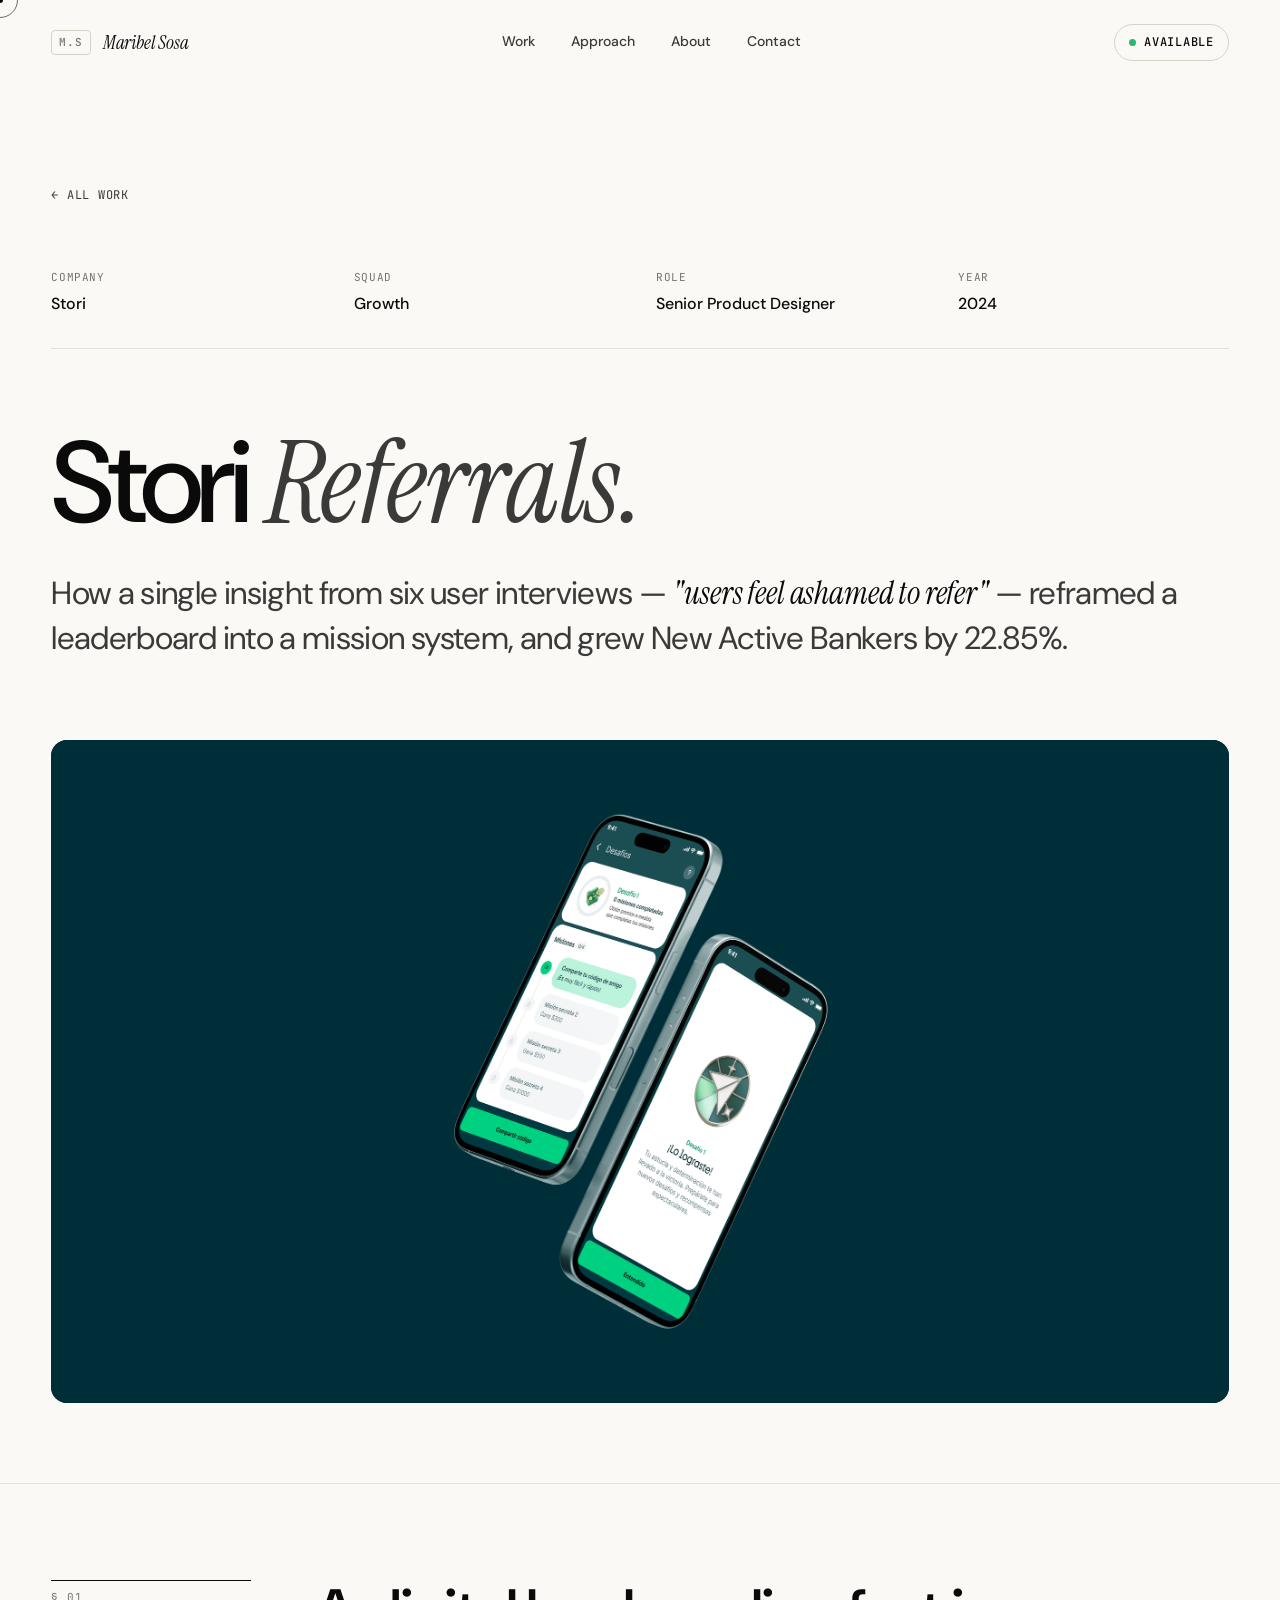
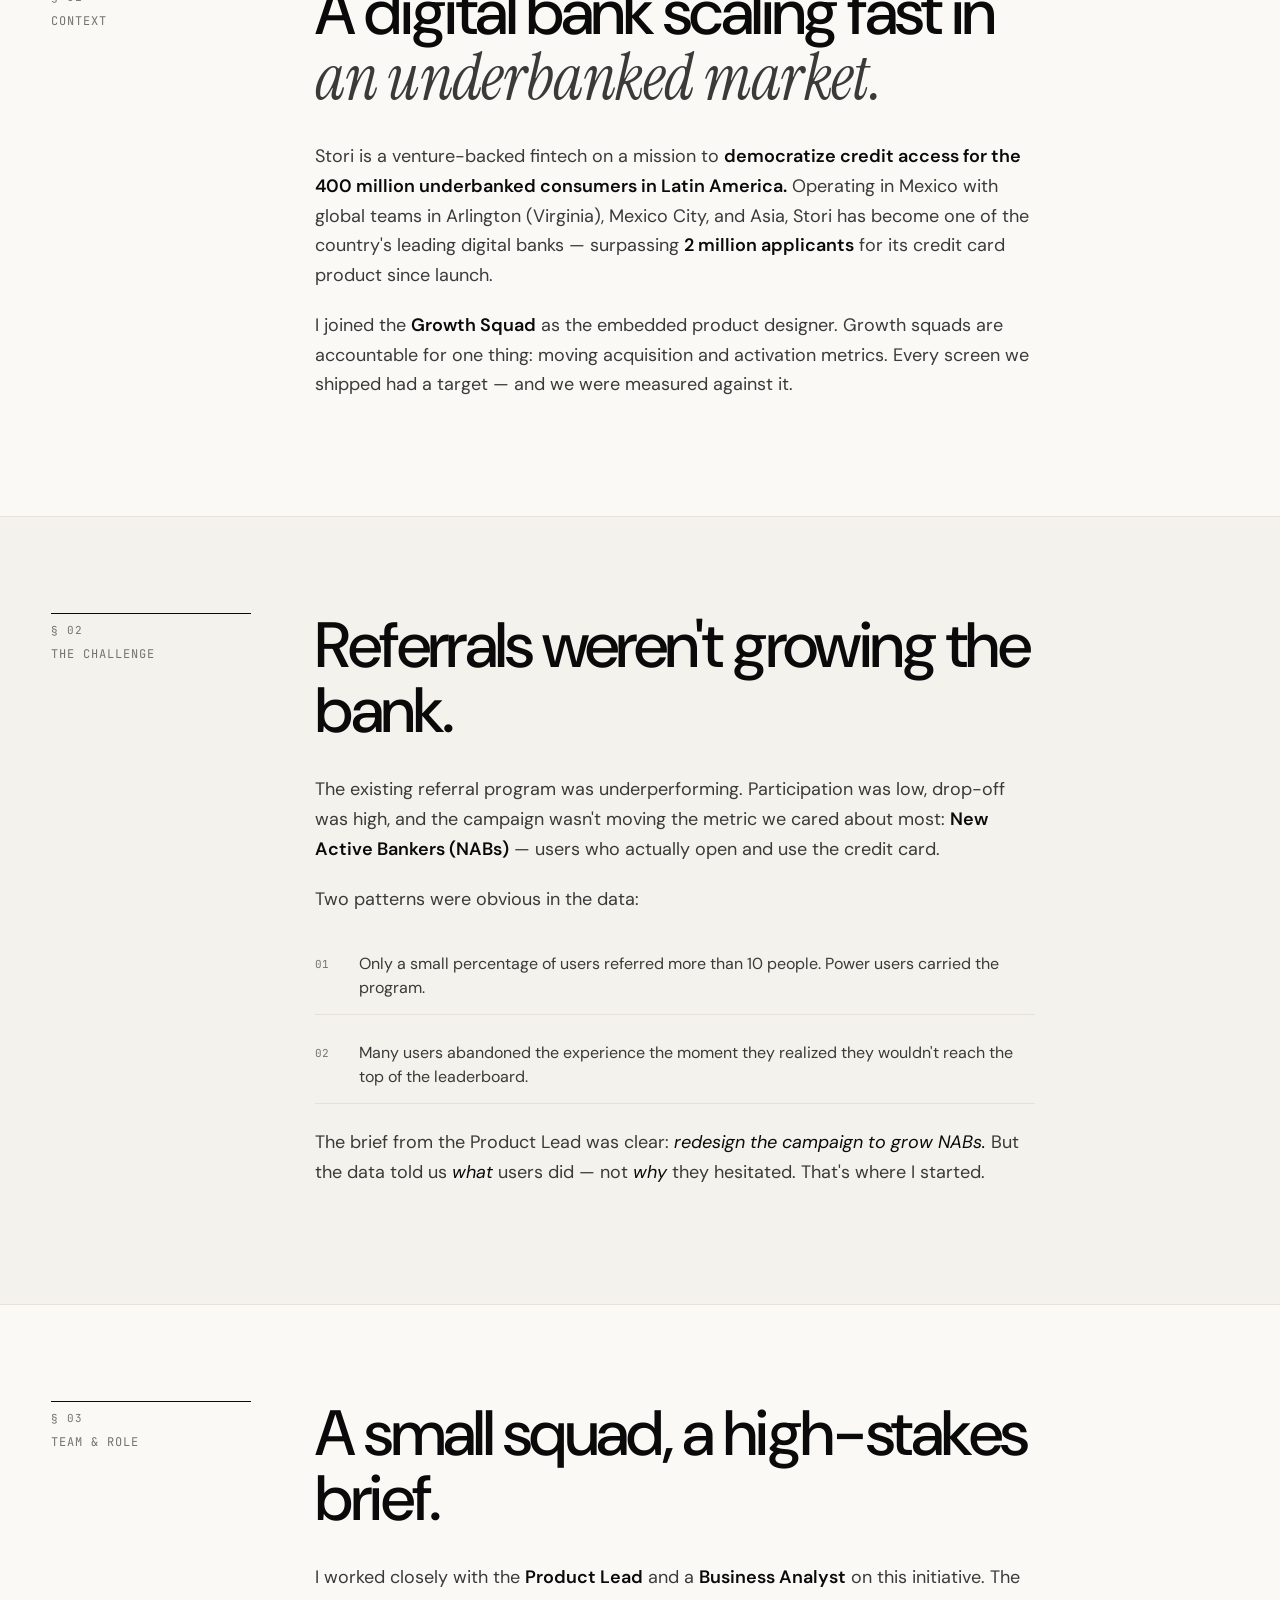
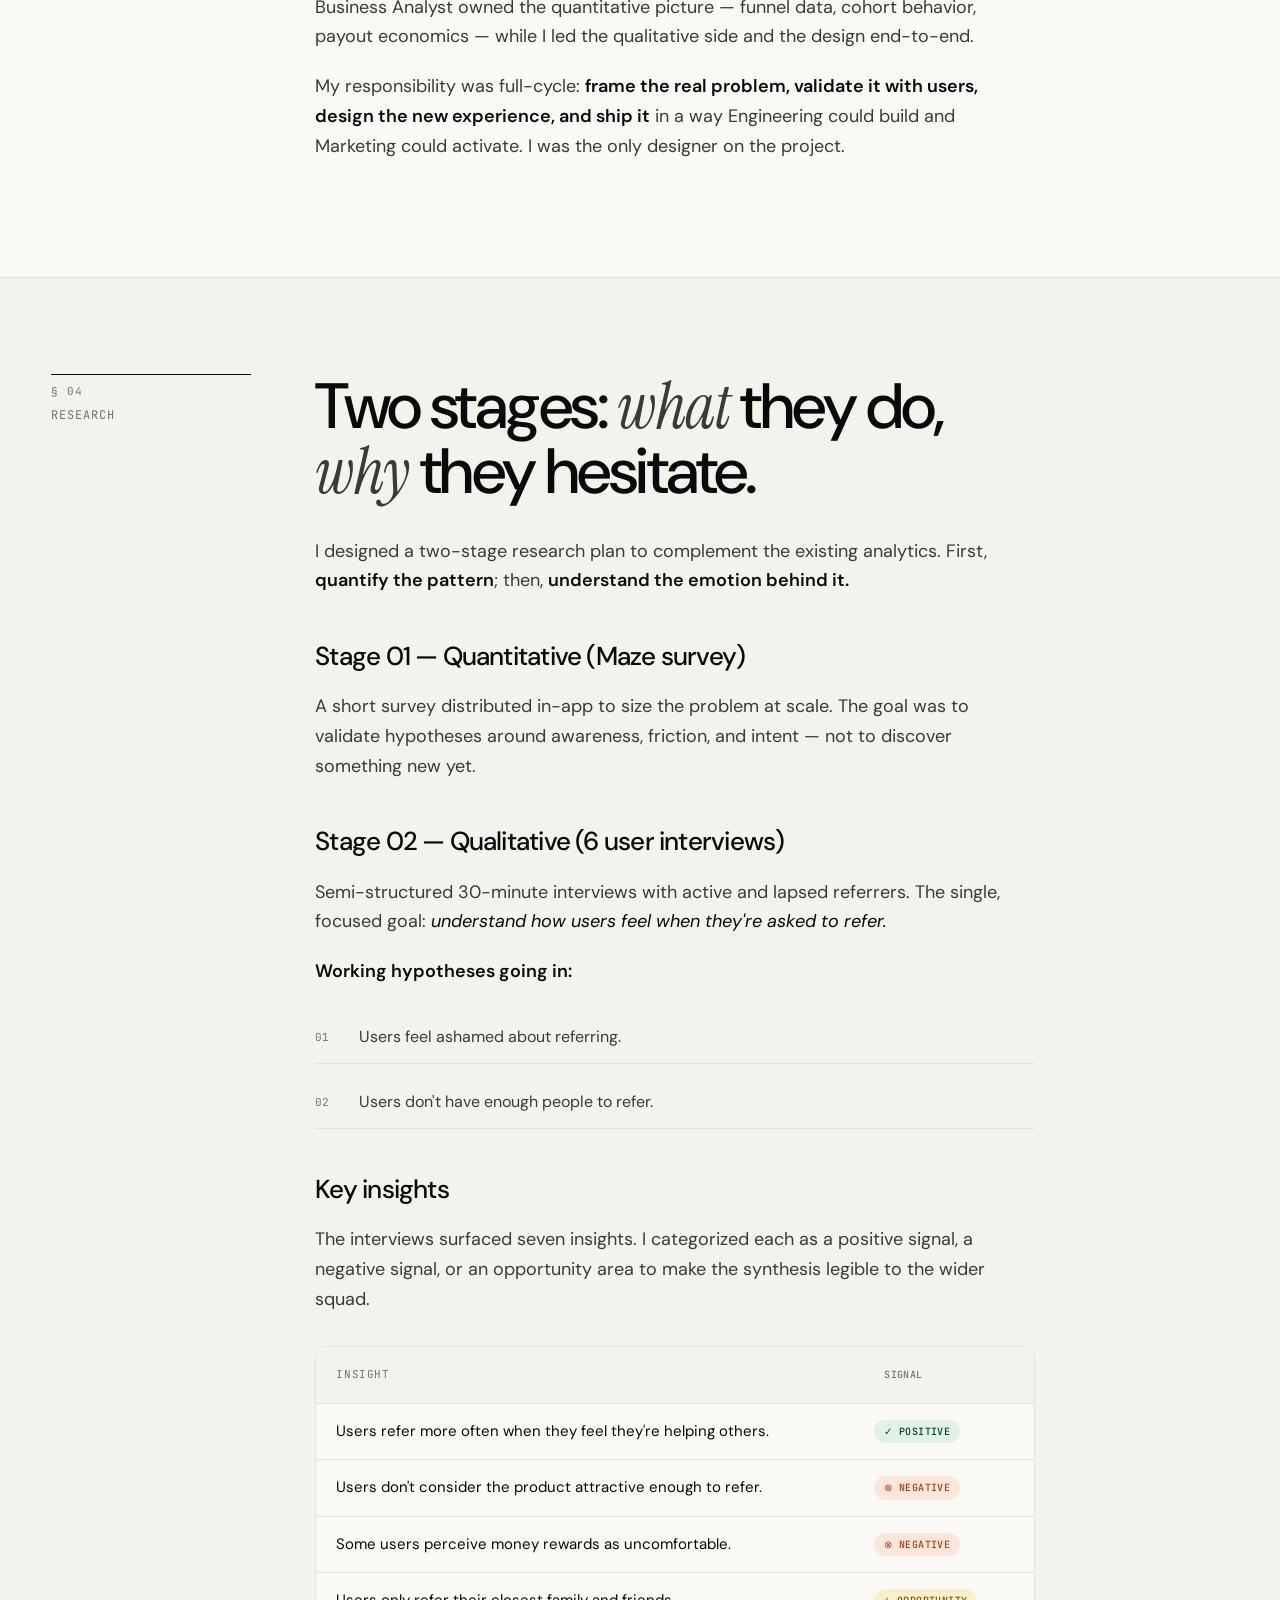
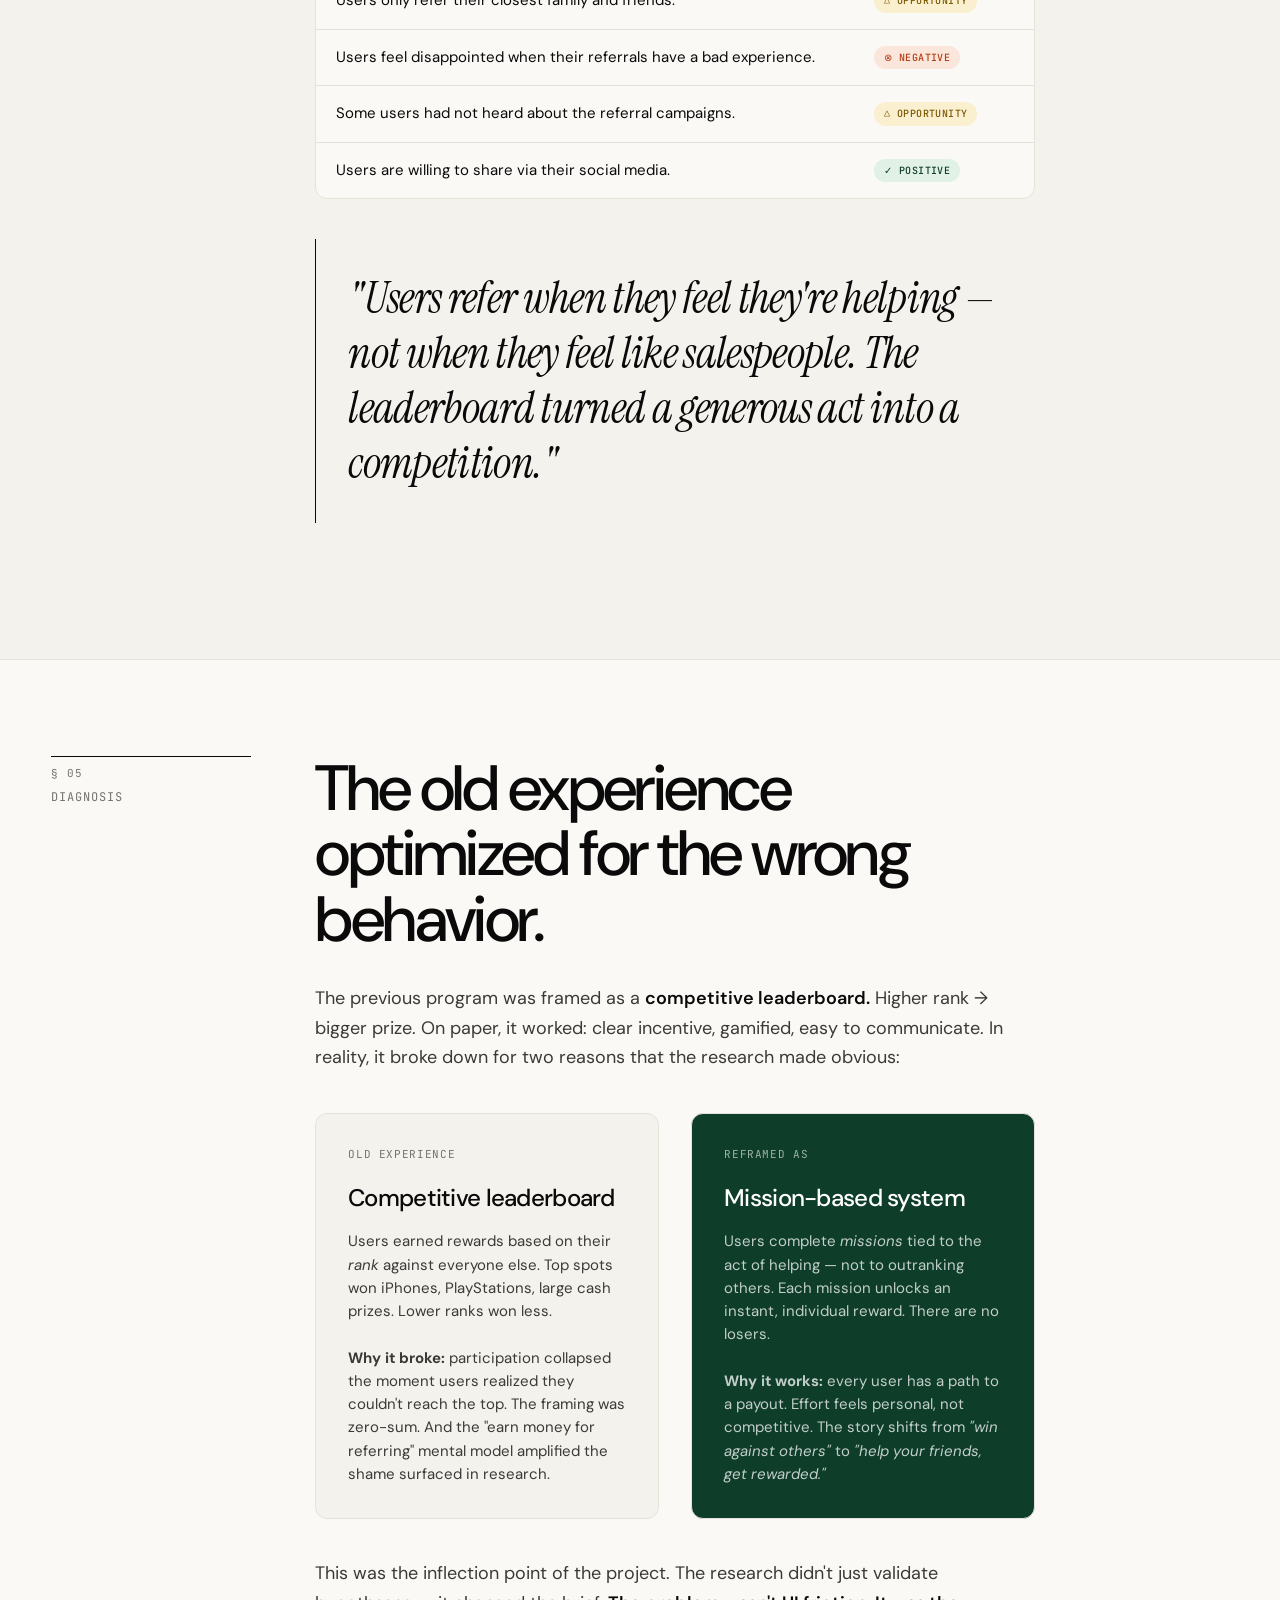
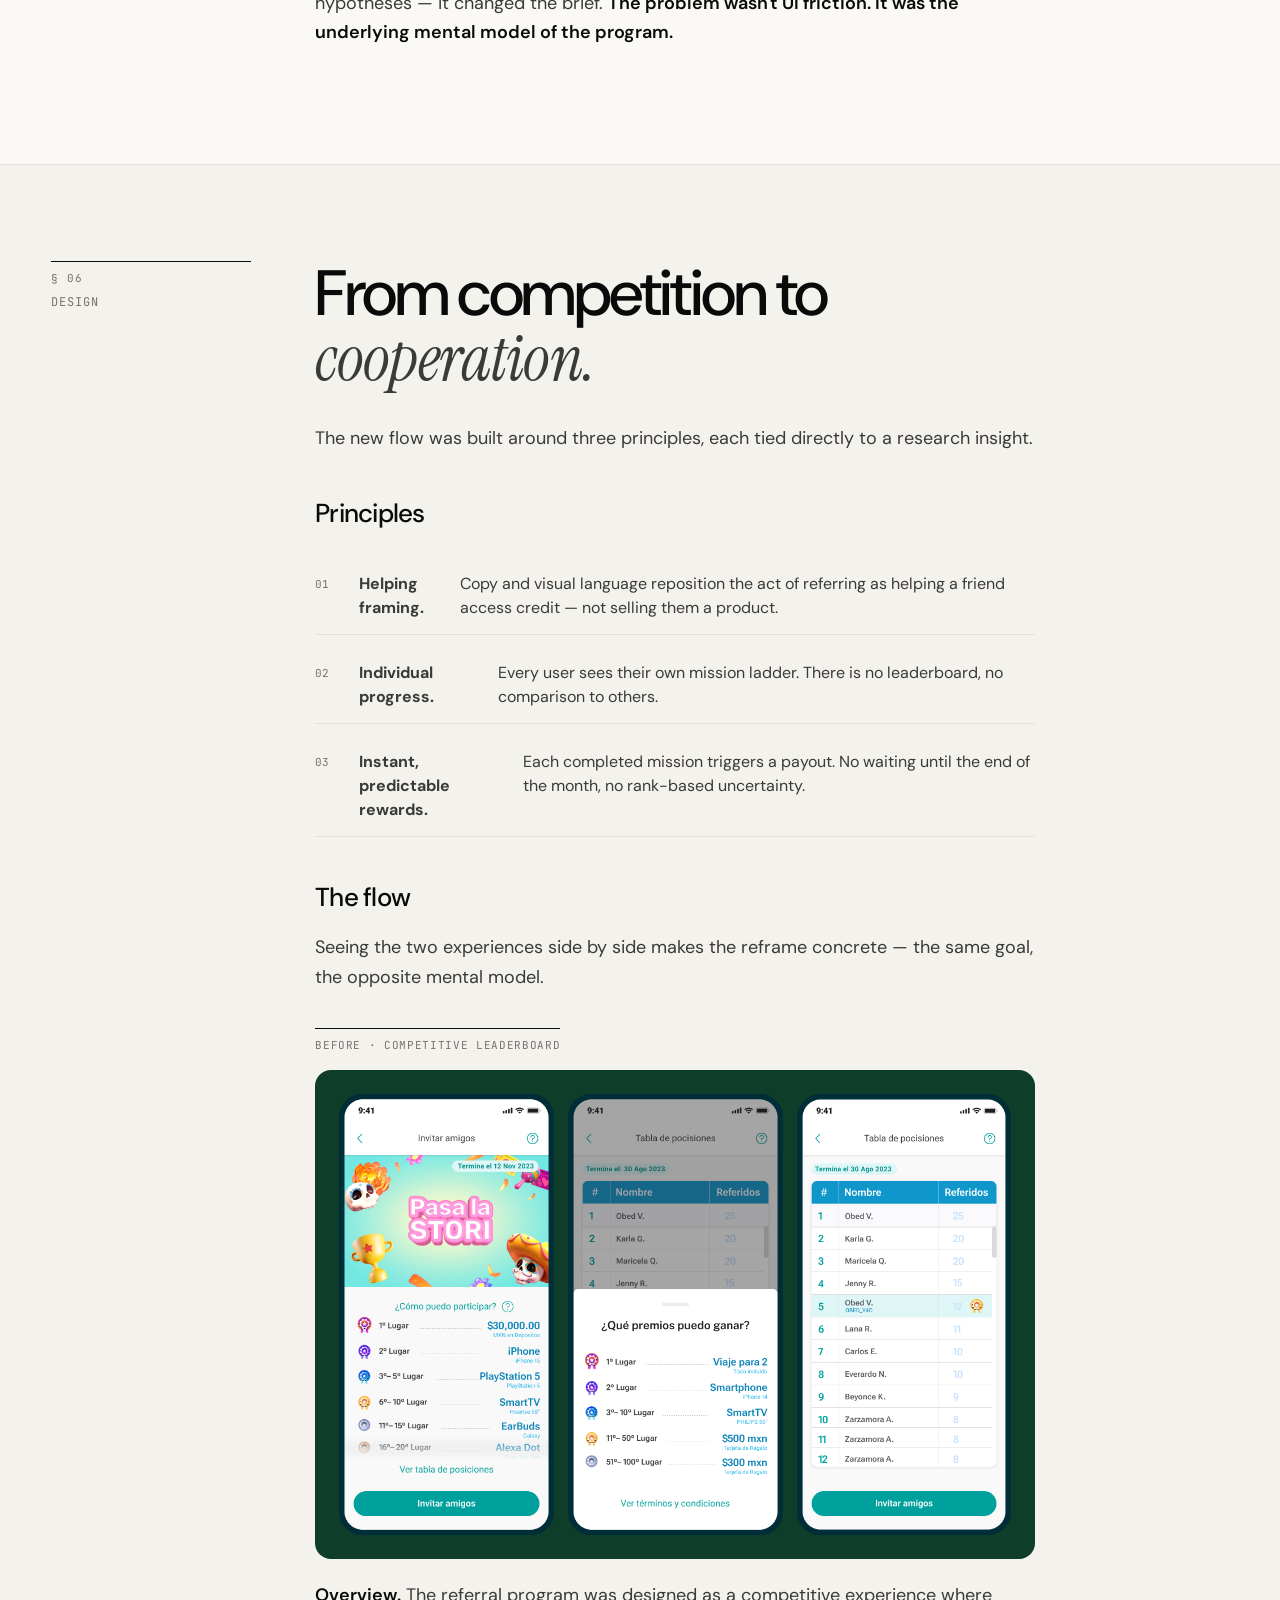
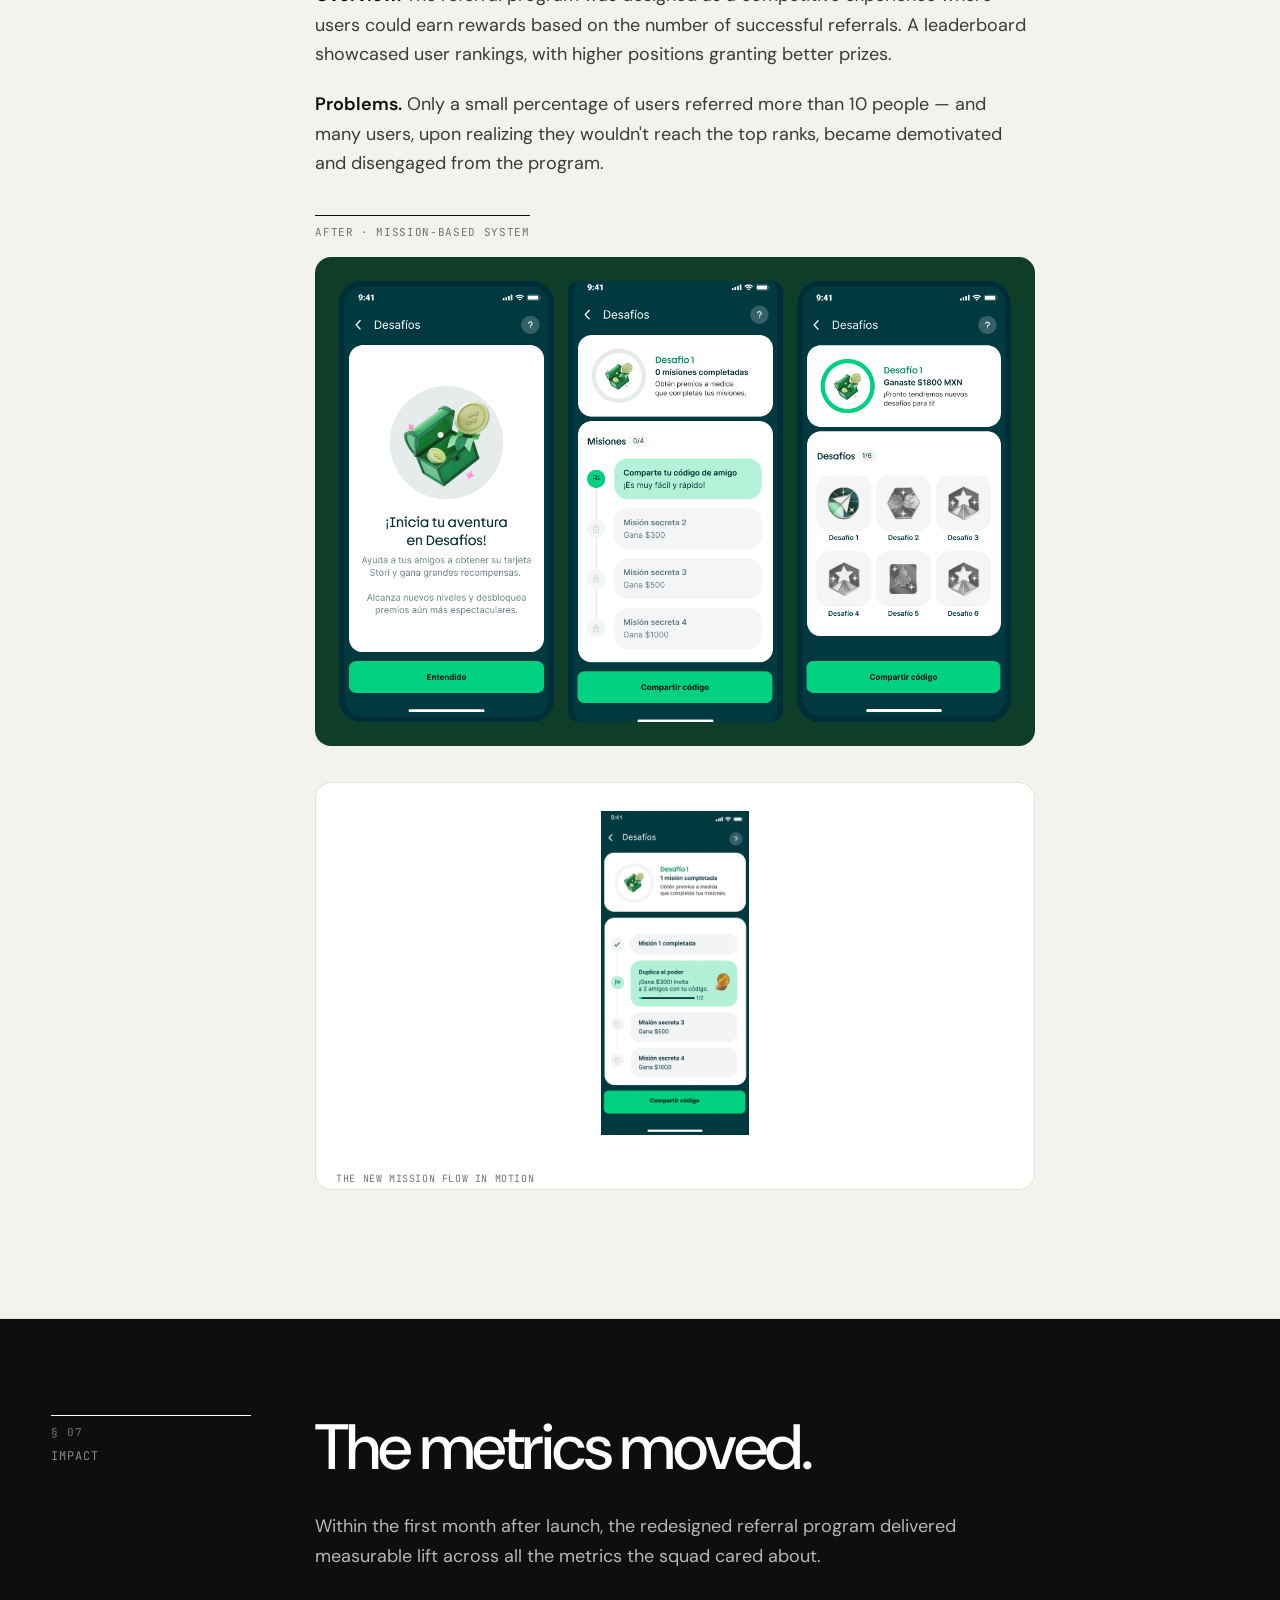
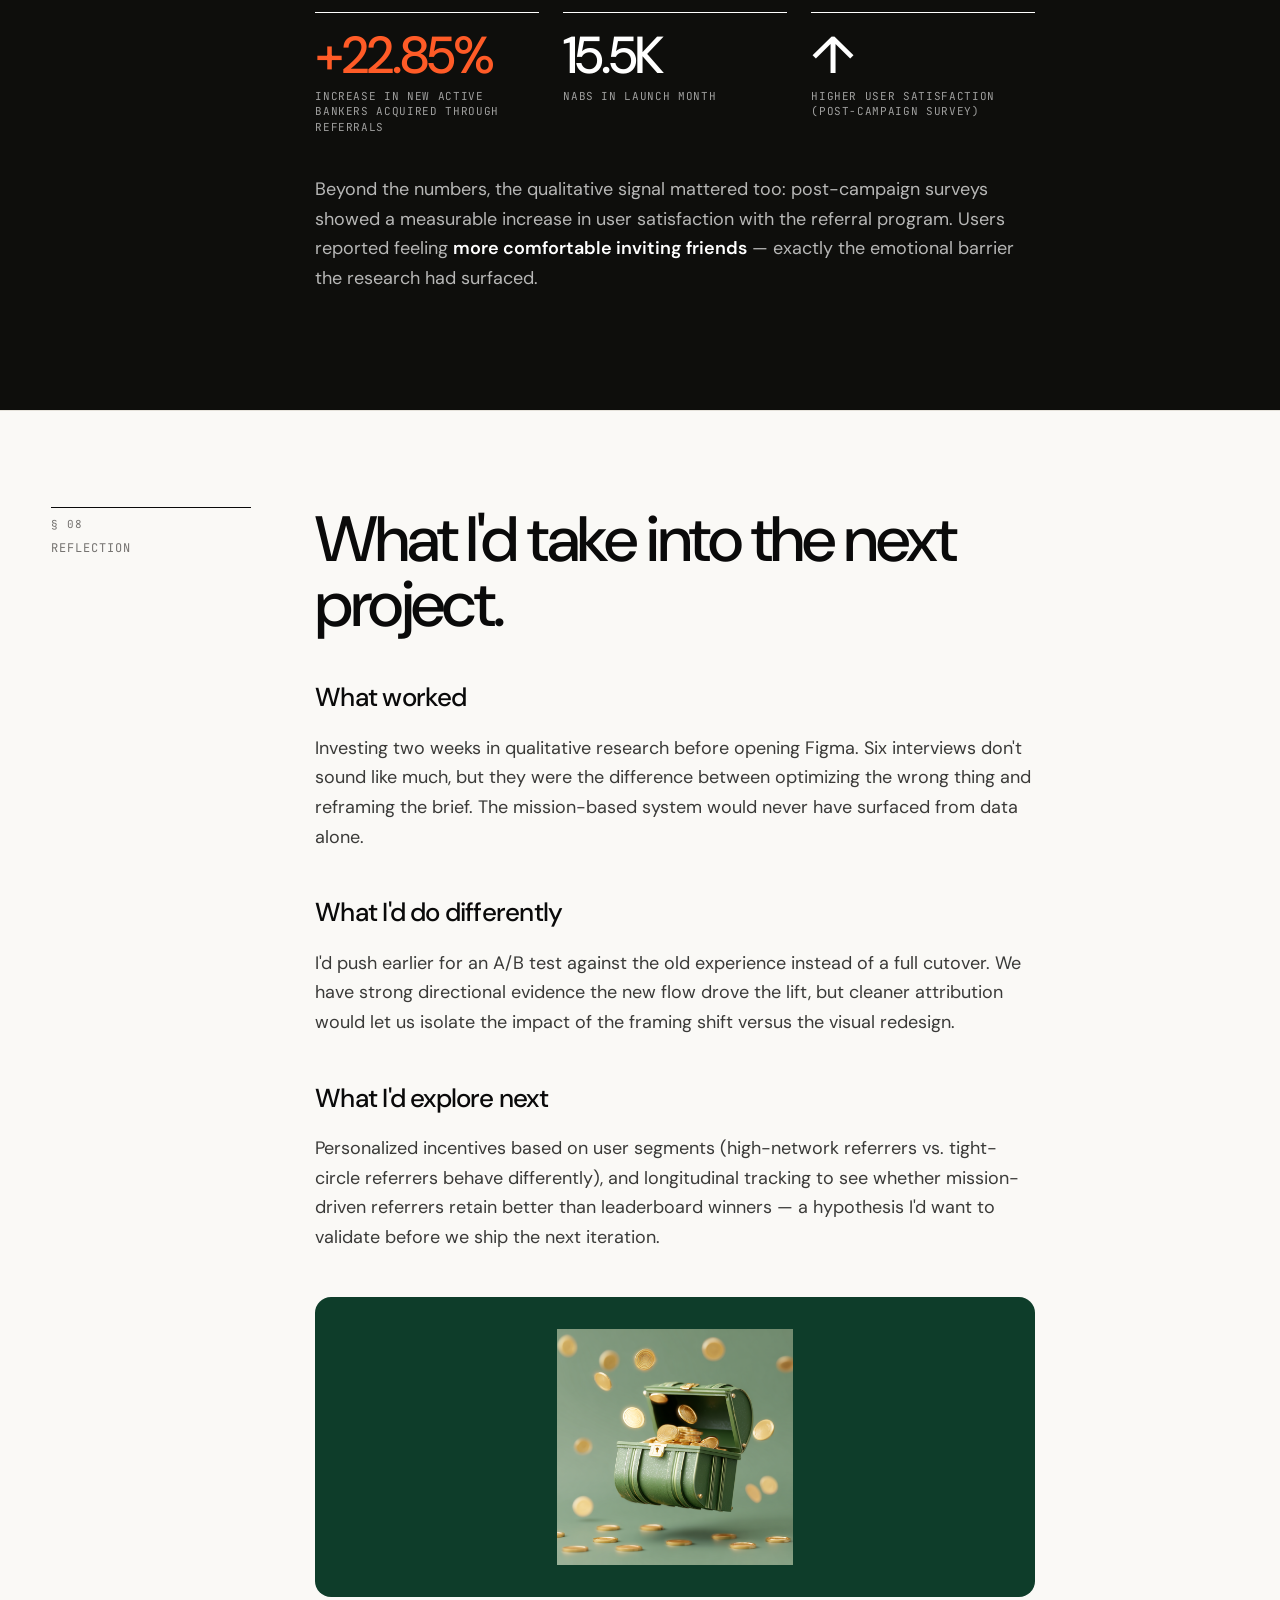
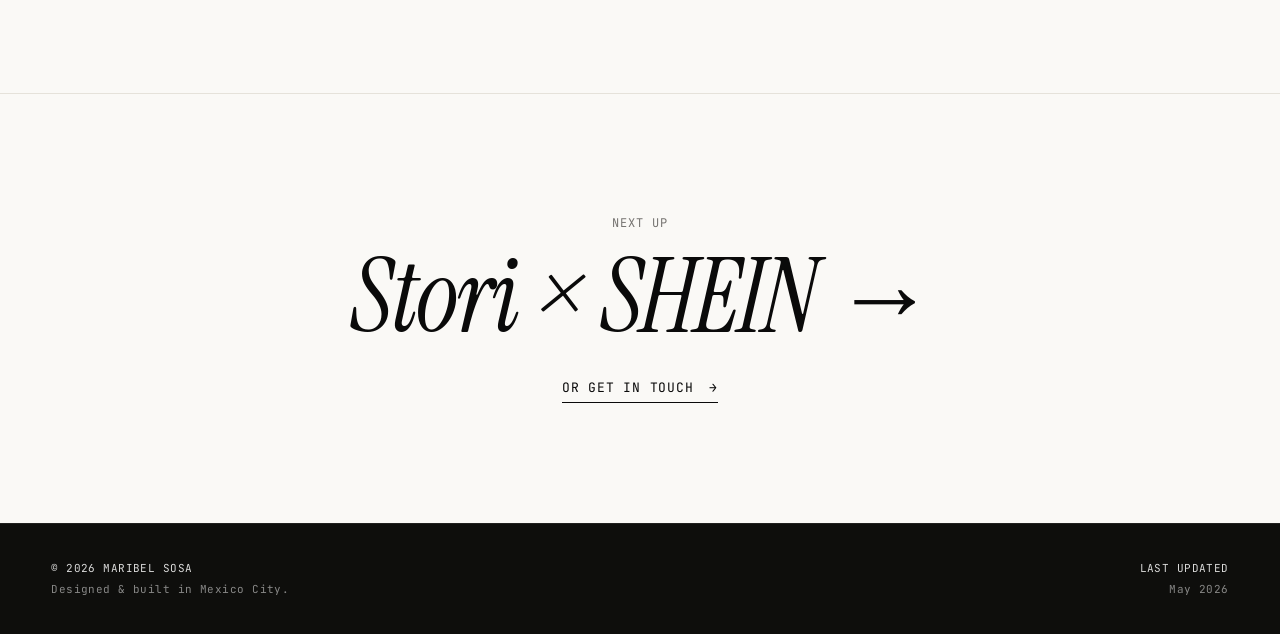
<file: maribel-portfolio/preview-stori-single.html>
<!DOCTYPE html>
<html lang="en">
<head>
  <meta charset="UTF-8" />
  <meta name="viewport" content="width=device-width, initial-scale=1.0" />
  <title>Stori Referrals — Maribel Sosa</title>
  <link rel="icon" type="image/svg+xml" href="favicon.svg" />
  <meta name="description" content="A research-driven redesign of Stori's referral program. Reframed from competitive leaderboard to mission-based experience, driving +22.85% growth in New Active Bankers." />

  <link rel="preconnect" href="https://fonts.googleapis.com" />
  <link rel="preconnect" href="https://fonts.gstatic.com" crossorigin />
  <link href="https://fonts.googleapis.com/css2?family=DM+Sans:opsz,wght@9..40,400;9..40,500;9..40,600&family=Instrument+Serif:ital@0;1&family=JetBrains+Mono:wght@400;500&display=swap" rel="stylesheet" />

  <style>
/* =============================================================
   Maribel Sosa — Portfolio
   Design system: Editorial minimalism + Product sophistication
   ============================================================= */

/* -------- Reset & base -------- */
*, *::before, *::after {
  box-sizing: border-box;
  margin: 0;
  padding: 0;
}

html {
  scroll-behavior: smooth;
  -webkit-font-smoothing: antialiased;
  -moz-osx-font-smoothing: grayscale;
}

body {
  font-family: var(--font-sans);
  font-size: 17px;
  line-height: 1.55;
  color: var(--ink);
  background: var(--bg);
  overflow-x: hidden;
  cursor: none;
}

img, svg { display: block; max-width: 100%; }
button { font: inherit; cursor: pointer; border: none; background: none; }
a { color: inherit; text-decoration: none; }
em, i { font-style: italic; }
ul { list-style: none; }

/* -------- Tokens -------- */
:root {
  /* Color */
  --bg: #FAF9F6;
  --bg-elevated: #F4F2EC;
  --bg-inverse: #0E0E0C;
  --ink: #0A0A0A;
  --ink-secondary: #3A3A38;
  --ink-muted: #757370;
  --ink-soft: #B8B5AE;
  --border: #E5E2DA;
  --border-strong: #D6D2C7;
  --accent: #FF5B27;
  --green: #2CB674;
  --green-deep: #0E3D2A;

  /* Typography */
  --font-sans: 'DM Sans', -apple-system, BlinkMacSystemFont, 'Segoe UI', sans-serif;
  --font-display: 'DM Sans', -apple-system, BlinkMacSystemFont, sans-serif;
  --font-serif: 'Instrument Serif', 'Times New Roman', Georgia, serif;
  --font-mono: 'JetBrains Mono', ui-monospace, 'SF Mono', Menlo, monospace;

  /* Layout */
  --gutter: clamp(20px, 4vw, 64px);
  --max-width: 1440px;
  --content-width: 1200px;
  --reading-width: 720px;

  /* Motion */
  --ease-out: cubic-bezier(0.22, 1, 0.36, 1);
  --ease-in-out: cubic-bezier(0.65, 0, 0.35, 1);
  --duration-fast: 240ms;
  --duration-base: 480ms;
  --duration-slow: 800ms;
}

/* -------- Selection -------- */
::selection {
  background: var(--ink);
  color: var(--bg);
}

/* -------- Custom cursor -------- */
.cursor, .cursor-trail {
  position: fixed;
  top: 0;
  left: 0;
  pointer-events: none;
  z-index: 9999;
  border-radius: 50%;
  transition: transform 60ms linear, width 200ms var(--ease-out), height 200ms var(--ease-out), opacity 200ms;
  mix-blend-mode: difference;
}
.cursor {
  width: 6px;
  height: 6px;
  background: #fff;
  transform: translate(-50%, -50%);
}
.cursor-trail {
  width: 36px;
  height: 36px;
  border: 1px solid #fff;
  transform: translate(-50%, -50%);
  opacity: 0.6;
}
.cursor.is-hover { width: 14px; height: 14px; }
.cursor-trail.is-hover { width: 64px; height: 64px; opacity: 0.9; }
.cursor.is-hidden, .cursor-trail.is-hidden { opacity: 0; }

@media (hover: none), (max-width: 900px) {
  .cursor, .cursor-trail { display: none; }
  body { cursor: auto; }
}

/* -------- Typography utilities -------- */
.display {
  font-family: var(--font-display);
  font-weight: 500;
  letter-spacing: -0.04em;
  line-height: 0.98;
}

/* Serif italic as accent — used inside <em> in display headlines */
.hero__word em,
.section-head__title em,
.case-title em,
.case-h2 em,
.contact__headline em,
.case-next__title,
.case-pull,
.about__paragraph strong {
  font-family: var(--font-serif);
  font-style: italic;
  font-weight: 400;
  letter-spacing: -0.01em;
}

.eyebrow {
  display: inline-flex;
  align-items: center;
  gap: 10px;
  font-family: var(--font-mono);
  font-size: 12px;
  font-weight: 500;
  text-transform: uppercase;
  letter-spacing: 0.08em;
  color: var(--ink-secondary);
}
.eyebrow--inverse {
  color: rgba(255,255,255,0.85);
}
.eyebrow__dot {
  display: inline-block;
  width: 6px;
  height: 6px;
  border-radius: 50%;
  background: var(--ink);
  position: relative;
}
.eyebrow__dot::after {
  content: '';
  position: absolute;
  inset: -4px;
  border: 1px solid var(--ink);
  border-radius: 50%;
  opacity: 0.3;
  animation: pulse 2.4s ease-in-out infinite;
}
.eyebrow__dot--green { background: var(--green); }
.eyebrow__dot--green::after { border-color: var(--green); }

@keyframes pulse {
  0%, 100% { transform: scale(1); opacity: 0.3; }
  50% { transform: scale(1.6); opacity: 0; }
}

.tag {
  display: inline-block;
  padding: 6px 12px;
  border: 1px solid var(--border-strong);
  border-radius: 999px;
  font-family: var(--font-mono);
  font-size: 11px;
  font-weight: 500;
  letter-spacing: 0.04em;
  text-transform: uppercase;
  color: var(--ink-secondary);
  background: transparent;
}
.tag--ghost {
  border-style: dashed;
  color: var(--ink-muted);
}

/* =============================================================
   NAV
   ============================================================= */
.nav {
  position: fixed;
  top: 0;
  left: 0;
  right: 0;
  z-index: 100;
  padding: 24px var(--gutter);
  transition: background var(--duration-base) var(--ease-out), backdrop-filter var(--duration-base);
}
.nav.is-scrolled {
  background: rgba(250, 249, 246, 0.78);
  backdrop-filter: blur(16px);
  -webkit-backdrop-filter: blur(16px);
  border-bottom: 1px solid var(--border);
}
.nav__inner {
  max-width: var(--max-width);
  margin: 0 auto;
  display: flex;
  align-items: center;
  justify-content: space-between;
  gap: 32px;
}
.nav__brand {
  display: inline-flex;
  align-items: center;
  gap: 12px;
  font-family: var(--font-display);
  font-size: 17px;
  font-weight: 500;
  letter-spacing: -0.02em;
}
.nav__brand-mark {
  font-family: var(--font-mono);
  font-size: 11px;
  letter-spacing: 0.08em;
  color: var(--ink-muted);
  border: 1px solid var(--border-strong);
  padding: 3px 7px;
  border-radius: 4px;
  font-weight: 500;
}
.nav__brand-name {
  font-family: var(--font-serif);
  font-style: italic;
  font-weight: 400;
  font-size: 19px;
  letter-spacing: -0.01em;
}
.nav__menu {
  display: flex;
  gap: 36px;
}
.nav__link {
  font-family: var(--font-sans);
  font-size: 14px;
  font-weight: 500;
  color: var(--ink-secondary);
  position: relative;
  transition: color var(--duration-fast);
}
.nav__link::after {
  content: '';
  position: absolute;
  left: 0;
  right: 0;
  bottom: -4px;
  height: 1px;
  background: var(--ink);
  transform: scaleX(0);
  transform-origin: left;
  transition: transform var(--duration-base) var(--ease-out);
}
.nav__link:hover { color: var(--ink); }
.nav__link:hover::after { transform: scaleX(1); }

.nav__cta {
  display: inline-flex;
  align-items: center;
  gap: 8px;
  padding: 8px 14px;
  border: 1px solid var(--border-strong);
  border-radius: 999px;
  font-family: var(--font-mono);
  font-size: 12px;
  font-weight: 500;
  text-transform: uppercase;
  letter-spacing: 0.06em;
  color: var(--ink);
  transition: background var(--duration-fast), border-color var(--duration-fast);
}
.nav__cta:hover {
  background: var(--ink);
  color: var(--bg);
  border-color: var(--ink);
}
.status-dot {
  width: 7px;
  height: 7px;
  border-radius: 50%;
  background: var(--green);
  box-shadow: 0 0 0 0 rgba(44, 182, 116, 0.6);
  animation: status 2s ease-in-out infinite;
}
@keyframes status {
  0%, 100% { box-shadow: 0 0 0 0 rgba(44, 182, 116, 0.6); }
  50% { box-shadow: 0 0 0 6px rgba(44, 182, 116, 0); }
}

@media (max-width: 768px) {
  .nav__menu { display: none; }
}

/* =============================================================
   HERO
   ============================================================= */
.hero {
  min-height: 100vh;
  padding: 160px var(--gutter) 80px;
  display: flex;
  align-items: center;
  position: relative;
}
.hero__grid {
  max-width: var(--max-width);
  width: 100%;
  margin: 0 auto;
  display: grid;
  grid-template-columns: 1fr;
  gap: 64px;
  position: relative;
}
.hero__meta { grid-row: 1; }
.hero__headline {
  font-family: var(--font-display);
  font-weight: 500;
  font-size: clamp(54px, 10.5vw, 168px);
  line-height: 0.94;
  letter-spacing: -0.045em;
  color: var(--ink);
  max-width: 14ch;
}
.hero__line {
  display: block;
  overflow: hidden;
}
.hero__word {
  display: inline-block;
  transform: translateY(110%);
  opacity: 0;
  animation: heroReveal 1100ms var(--ease-out) forwards;
}
.hero__word em { color: var(--ink-secondary); }

.hero__line:nth-child(1) .hero__word { animation-delay: 100ms; }
.hero__line:nth-child(2) .hero__word:nth-child(1) { animation-delay: 200ms; }
.hero__line:nth-child(2) .hero__word:nth-child(2) { animation-delay: 280ms; }
.hero__line:nth-child(3) .hero__word:nth-child(1) { animation-delay: 360ms; }
.hero__line:nth-child(3) .hero__word:nth-child(2) { animation-delay: 440ms; }
.hero__line:nth-child(4) .hero__word:nth-child(1) { animation-delay: 520ms; }
.hero__line:nth-child(4) .hero__word:nth-child(2) { animation-delay: 600ms; }

@keyframes heroReveal {
  to { transform: translateY(0); opacity: 1; }
}

.hero__intro {
  max-width: 56ch;
  margin-left: auto;
  opacity: 0;
  transform: translateY(20px);
  animation: fadeUp 900ms var(--ease-out) 800ms forwards;
}
.hero__intro-text {
  font-size: 19px;
  line-height: 1.6;
  color: var(--ink-secondary);
}
.hero__intro-text strong {
  color: var(--ink);
  font-weight: 600;
}
.hero__intro-text a {
  color: var(--ink);
  border-bottom: 1px solid var(--ink);
  font-weight: 500;
  transition: opacity var(--duration-fast);
}
.hero__intro-text a:hover { opacity: 0.6; }

.hero__footer {
  display: grid;
  grid-template-columns: repeat(3, minmax(0, 1fr));
  gap: 32px;
  border-top: 1px solid var(--border);
  padding-top: 28px;
  opacity: 0;
  animation: fadeUp 900ms var(--ease-out) 1000ms forwards;
}
.hero__footer-item {
  display: flex;
  flex-direction: column;
  gap: 6px;
}
.hero__footer-label {
  font-family: var(--font-mono);
  font-size: 11px;
  letter-spacing: 0.08em;
  text-transform: uppercase;
  color: var(--ink-muted);
}
.hero__footer-value {
  font-family: var(--font-sans);
  font-size: 15px;
  font-weight: 500;
  color: var(--ink);
}

.hero__scroll-indicator {
  position: absolute;
  bottom: -40px;
  right: 0;
  display: flex;
  flex-direction: column;
  align-items: center;
  gap: 12px;
  opacity: 0;
  animation: fadeUp 800ms var(--ease-out) 1300ms forwards;
}
.hero__scroll-line {
  width: 1px;
  height: 60px;
  background: linear-gradient(to bottom, var(--ink) 0%, transparent 100%);
  position: relative;
  overflow: hidden;
}
.hero__scroll-line::after {
  content: '';
  position: absolute;
  inset: 0;
  background: var(--bg);
  transform: translateY(-100%);
  animation: scrollLine 2.4s ease-in-out infinite;
}
@keyframes scrollLine {
  0% { transform: translateY(-100%); }
  100% { transform: translateY(100%); }
}
.hero__scroll-text {
  font-family: var(--font-mono);
  font-size: 10px;
  letter-spacing: 0.1em;
  text-transform: uppercase;
  color: var(--ink-muted);
  writing-mode: vertical-rl;
  transform: rotate(180deg);
}

@keyframes fadeUp {
  to { opacity: 1; transform: translateY(0); }
}

@media (max-width: 768px) {
  .hero__footer { grid-template-columns: 1fr; gap: 16px; }
  .hero__scroll-indicator { display: none; }
}

/* =============================================================
   SECTION HEAD
   ============================================================= */
.section-head {
  max-width: var(--max-width);
  margin: 0 auto 80px;
  padding: 0 var(--gutter);
  display: grid;
  grid-template-columns: 100px 1fr;
  gap: 64px;
  align-items: start;
}
.section-head__index {
  font-family: var(--font-mono);
  font-size: 12px;
  font-weight: 500;
  letter-spacing: 0.06em;
  color: var(--ink-muted);
  padding-top: 14px;
  border-top: 1px solid var(--ink);
  display: inline-block;
}
.section-head__title {
  font-family: var(--font-display);
  font-weight: 500;
  font-size: clamp(44px, 6vw, 88px);
  letter-spacing: -0.04em;
  line-height: 0.98;
  color: var(--ink);
  max-width: 12ch;
}
.section-head__lede {
  grid-column: 2;
  font-size: 18px;
  line-height: 1.55;
  color: var(--ink-secondary);
  max-width: 60ch;
  margin-top: 24px;
}

@media (max-width: 768px) {
  .section-head { grid-template-columns: 1fr; gap: 16px; }
  .section-head__lede { grid-column: 1; }
}

/* =============================================================
   WORK
   ============================================================= */
.work {
  padding: 120px 0;
}
.work__list {
  max-width: var(--max-width);
  margin: 0 auto;
  padding: 0 var(--gutter);
  display: flex;
  flex-direction: column;
}

.project {
  display: grid;
  grid-template-columns: 100px 1fr 1fr;
  gap: 40px 64px;
  padding: 56px 0;
  border-top: 1px solid var(--border);
  position: relative;
  transition: opacity var(--duration-base);
}
.project:last-of-type { border-bottom: 1px solid var(--border); }
.project--placeholder { opacity: 0.55; }

.project__index {
  display: flex;
  flex-direction: column;
  gap: 6px;
}
.project__num {
  font-family: var(--font-mono);
  font-size: 13px;
  font-weight: 500;
  color: var(--ink);
  letter-spacing: 0.04em;
}
.project__year {
  font-family: var(--font-mono);
  font-size: 11px;
  color: var(--ink-muted);
  letter-spacing: 0.06em;
  text-transform: uppercase;
}

.project__content {
  display: flex;
  flex-direction: column;
  gap: 20px;
  max-width: 56ch;
}
.project__meta {
  display: flex;
  flex-wrap: wrap;
  gap: 8px;
}
.project__title {
  font-family: var(--font-display);
  font-weight: 500;
  font-size: clamp(36px, 4.5vw, 64px);
  letter-spacing: -0.035em;
  line-height: 1;
  color: var(--ink);
  transition: transform var(--duration-base) var(--ease-out);
}
.project__title--ghost {
  color: var(--ink-muted);
  font-family: var(--font-serif);
  font-style: italic;
  font-weight: 400;
}
.project__summary {
  font-size: 17px;
  line-height: 1.6;
  color: var(--ink-secondary);
}
.project__summary--ghost { color: var(--ink-muted); }

.project__metrics {
  display: grid;
  grid-template-columns: repeat(3, 1fr);
  gap: 16px;
  margin-top: 12px;
  border-top: 1px solid var(--border);
  padding-top: 24px;
}
.metric {
  display: flex;
  flex-direction: column;
  gap: 4px;
}
.metric__value {
  font-family: var(--font-display);
  font-size: 28px;
  font-weight: 500;
  letter-spacing: -0.03em;
  line-height: 1;
  color: var(--ink);
}
.metric__label {
  font-family: var(--font-mono);
  font-size: 10px;
  letter-spacing: 0.06em;
  text-transform: uppercase;
  color: var(--ink-muted);
  line-height: 1.3;
}

.project__visual {
  align-self: center;
  position: relative;
  transition: transform var(--duration-slow) var(--ease-out);
}
.project__visual-frame {
  aspect-ratio: 4/3;
  background: var(--bg-elevated);
  border-radius: 12px;
  border: 1px solid var(--border);
  overflow: hidden;
  position: relative;
  display: flex;
  align-items: center;
  justify-content: center;
  transition: transform var(--duration-base) var(--ease-out);
}
.project__visual-frame--stori {
  background: linear-gradient(135deg, #0E3D2A 0%, #0a2d1f 100%);
}
.project__visual-frame--ghost {
  background: var(--bg-elevated);
  border-style: dashed;
}

.project:hover .project__visual-frame { transform: scale(1.02); }
.project:hover .project__title { transform: translateX(4px); }

.project__cta {
  grid-column: 2;
  display: inline-flex;
  align-items: center;
  gap: 12px;
  margin-top: 16px;
  font-family: var(--font-mono);
  font-size: 13px;
  font-weight: 500;
  letter-spacing: 0.04em;
  text-transform: uppercase;
  color: var(--ink);
  align-self: start;
}
.project__cta .arrow {
  display: inline-block;
  transition: transform var(--duration-base) var(--ease-out);
}
.project:hover .project__cta .arrow { transform: translateX(8px); }

a.project { display: grid; }

@media (max-width: 1024px) {
  .project { grid-template-columns: 60px 1fr; }
  .project__visual { grid-column: 1 / -1; order: 3; margin-top: 16px; }
  .project__cta { grid-column: 1 / -1; }
  .project__metrics { grid-template-columns: repeat(3, 1fr); }
}
@media (max-width: 600px) {
  .project { grid-template-columns: 1fr; gap: 24px; padding: 40px 0; }
  .project__metrics { grid-template-columns: 1fr 1fr; }
  .project__cta { grid-column: 1; }
}

/* =============================================================
   PHONE MOCKUPS (CSS-only)
   ============================================================= */
.phone-stack {
  position: relative;
  display: flex;
  gap: 16px;
  padding: 32px;
  align-items: center;
  justify-content: center;
  width: 100%;
  height: 100%;
}
.phone {
  width: 140px;
  aspect-ratio: 9 / 19;
  border-radius: 22px;
  background: #fff;
  padding: 8px;
  box-shadow: 0 30px 60px -20px rgba(0,0,0,0.45);
  flex-shrink: 0;
  transform-origin: center;
  transition: transform var(--duration-slow) var(--ease-out);
}
.phone--1 { transform: rotate(-4deg) translateY(-8px); }
.phone--2 { transform: rotate(4deg) translateY(8px); }
.project:hover .phone--1 { transform: rotate(-6deg) translateY(-14px); }
.project:hover .phone--2 { transform: rotate(6deg) translateY(14px); }

.phone__screen {
  width: 100%;
  height: 100%;
  background: #fff;
  border-radius: 16px;
  padding: 12px 8px;
  display: flex;
  flex-direction: column;
  gap: 8px;
  overflow: hidden;
  position: relative;
}
.phone__screen--mission { background: #0E3D2A; }
.phone__screen--medals { background: #0E3D2A; }

.phone__bar {
  display: flex;
  justify-content: center;
  padding: 4px 0;
}
.phone__bar span {
  width: 28px;
  height: 3px;
  background: rgba(255,255,255,0.3);
  border-radius: 2px;
}
.phone__title {
  font-family: var(--font-sans);
  color: #fff;
  font-size: 10px;
  font-weight: 600;
  text-align: center;
  margin-bottom: 4px;
}
.phone__card {
  background: #fff;
  border-radius: 8px;
  padding: 8px;
  display: flex;
  align-items: center;
  gap: 8px;
}
.phone__card--green {
  background: rgba(255,255,255,0.95);
}
.phone__card--dark {
  background: rgba(255,255,255,0.08);
  border: 1px solid rgba(255,255,255,0.15);
}
.phone__icon {
  width: 22px;
  height: 22px;
  border-radius: 50%;
  background: var(--green);
  color: #fff;
  display: flex;
  align-items: center;
  justify-content: center;
  font-size: 12px;
  font-weight: 700;
  flex-shrink: 0;
}
.phone__icon--circle {
  background: var(--green);
  border: 2px solid rgba(255,255,255,0.2);
}
.phone__lines { display: flex; flex-direction: column; gap: 4px; flex: 1; }
.phone__line {
  height: 4px;
  background: var(--ink);
  opacity: 0.85;
  border-radius: 2px;
}
.phone__line--lg { width: 70%; }
.phone__line--sm { width: 45%; height: 3px; opacity: 0.5; }
.phone__line--light { background: #fff; }

.phone__list { display: flex; flex-direction: column; gap: 4px; margin-top: 4px; }
.phone__list-item {
  height: 14px;
  background: rgba(255,255,255,0.08);
  border-radius: 4px;
}
.phone__list-item--active {
  background: rgba(44, 182, 116, 0.25);
  border-left: 2px solid var(--green);
}

.phone__grid {
  display: grid;
  grid-template-columns: repeat(3, 1fr);
  gap: 4px;
  margin-top: 4px;
}
.phone__grid-cell {
  aspect-ratio: 1;
  background: rgba(255,255,255,0.06);
  border-radius: 4px;
}
.phone__grid-cell--won {
  background: rgba(44, 182, 116, 0.4);
  border: 1px solid var(--green);
}

.phone__cta {
  margin-top: auto;
  padding: 6px;
  background: var(--green);
  color: #fff;
  text-align: center;
  border-radius: 16px;
  font-size: 8px;
  font-weight: 600;
}

/* Home screen mockup variant */
.phone__screen--home {
  background: #F1F4F2;
  gap: 7px;
}
.phone__balance {
  background: var(--green-deep);
  border-radius: 9px;
  padding: 9px;
  display: flex;
  flex-direction: column;
  gap: 5px;
}
.phone__balance-label {
  height: 3px;
  width: 34%;
  background: rgba(255,255,255,0.4);
  border-radius: 2px;
}
.phone__balance-amount {
  height: 7px;
  width: 62%;
  background: #fff;
  border-radius: 2px;
}
.phone__actions {
  display: flex;
  gap: 5px;
  justify-content: space-between;
}
.phone__action {
  flex: 1;
  display: flex;
  flex-direction: column;
  align-items: center;
  gap: 4px;
}
.phone__action-dot {
  width: 18px;
  height: 18px;
  border-radius: 50%;
  background: rgba(44,182,116,0.16);
  border: 1px solid rgba(44,182,116,0.45);
}
.phone__action-label {
  height: 2px;
  width: 70%;
  background: rgba(14,61,42,0.25);
  border-radius: 1px;
}
.phone__products {
  display: flex;
  flex-direction: column;
  gap: 5px;
}
.phone__product {
  background: #fff;
  border: 1px solid rgba(14,61,42,0.07);
  border-radius: 7px;
  padding: 7px;
  display: flex;
  align-items: center;
  gap: 6px;
}
.phone__product-icon {
  width: 16px;
  height: 16px;
  border-radius: 5px;
  background: rgba(44,182,116,0.22);
  flex-shrink: 0;
}
.phone__product-lines {
  display: flex;
  flex-direction: column;
  gap: 3px;
  flex: 1;
}
.phone__product-line {
  height: 3px;
  background: rgba(14,61,42,0.5);
  border-radius: 2px;
}
.phone__product-line--sm {
  width: 50%;
  height: 2px;
  background: rgba(14,61,42,0.25);
}
.phone__section-label {
  height: 3px;
  width: 28%;
  background: rgba(14,61,42,0.3);
  border-radius: 2px;
  margin: 2px 0;
}
.phone__product-grid {
  display: grid;
  grid-template-columns: 1fr 1fr;
  gap: 5px;
}
.phone__product-tile {
  background: #fff;
  border: 1px solid rgba(14,61,42,0.07);
  border-radius: 7px;
  padding: 7px;
  display: flex;
  flex-direction: column;
  gap: 4px;
  aspect-ratio: 1.4;
}
.phone__product-tile .phone__product-icon { width: 14px; height: 14px; }

/* Savings / pension screen mockup variant (ProVida) */
.project__visual-frame--provida {
  background: linear-gradient(135deg, #1E3257 0%, #0E1B33 100%);
}
.phone__screen--savings {
  background: #15233F;
}
.phone__savings-card {
  background: rgba(255,255,255,0.07);
  border: 1px solid rgba(255,255,255,0.12);
  border-radius: 9px;
  padding: 9px;
  display: flex;
  flex-direction: column;
  gap: 5px;
}
.phone__savings-label {
  height: 3px;
  width: 42%;
  background: rgba(255,255,255,0.35);
  border-radius: 2px;
}
.phone__savings-amount {
  height: 8px;
  width: 66%;
  background: #fff;
  border-radius: 2px;
}
.phone__chart {
  display: flex;
  align-items: flex-end;
  gap: 4px;
  height: 46px;
  padding: 6px 2px 0;
}
.phone__chart-bar {
  flex: 1;
  background: rgba(255,255,255,0.18);
  border-radius: 2px 2px 0 0;
}
.phone__chart-bar--active {
  background: #5B9BD5;
}
.phone__row {
  display: flex;
  align-items: center;
  gap: 6px;
  padding: 6px;
  background: rgba(255,255,255,0.05);
  border-radius: 6px;
}
.phone__row-icon {
  width: 14px;
  height: 14px;
  border-radius: 4px;
  background: rgba(91,155,213,0.4);
  flex-shrink: 0;
}
.phone__row-lines {
  flex: 1;
  display: flex;
  flex-direction: column;
  gap: 3px;
}
.phone__row-line {
  height: 3px;
  background: rgba(255,255,255,0.5);
  border-radius: 2px;
}
.phone__row-line--sm {
  width: 45%;
  height: 2px;
  background: rgba(255,255,255,0.25);
}

.ghost-grid {
  display: grid;
  grid-template-columns: repeat(3, 1fr);
  gap: 12px;
  padding: 32px;
  width: 100%;
  height: 100%;
}
.ghost-grid--alt { grid-template-columns: repeat(2, 1fr); }
.ghost-grid > div {
  background: var(--border);
  border-radius: 6px;
  opacity: 0.5;
}

/* =============================================================
   APPROACH
   ============================================================= */
.approach {
  padding: 120px 0;
  background: var(--bg-elevated);
}
.approach__grid {
  max-width: var(--max-width);
  margin: 0 auto;
  padding: 0 var(--gutter);
  display: grid;
  grid-template-columns: repeat(3, 1fr);
  gap: 56px;
}
.principle {
  display: flex;
  flex-direction: column;
  gap: 20px;
  border-top: 1px solid var(--ink);
  padding-top: 24px;
}
.principle__num {
  font-family: var(--font-mono);
  font-size: 12px;
  font-weight: 500;
  color: var(--ink-muted);
  letter-spacing: 0.06em;
}
.principle__title {
  font-family: var(--font-display);
  font-weight: 500;
  font-size: 30px;
  line-height: 1.1;
  letter-spacing: -0.035em;
  color: var(--ink);
}
.principle__body {
  font-size: 16px;
  line-height: 1.6;
  color: var(--ink-secondary);
}
.principle__body em {
  font-style: italic;
  color: var(--ink);
  font-weight: 500;
}

@media (max-width: 900px) {
  .approach__grid { grid-template-columns: 1fr; gap: 40px; }
}

/* =============================================================
   ABOUT
   ============================================================= */
.about { padding: 120px 0; }
.about__grid {
  max-width: var(--max-width);
  margin: 0 auto;
  padding: 0 var(--gutter);
  display: grid;
  grid-template-columns: 1.6fr 1fr;
  gap: 80px;
}
.about__lead {
  display: flex;
  flex-direction: column;
  gap: 24px;
}
.about__paragraph {
  font-family: var(--font-display);
  font-weight: 400;
  font-size: clamp(22px, 2.4vw, 32px);
  line-height: 1.4;
  letter-spacing: -0.025em;
  color: var(--ink);
}
.about__paragraph strong {
  font-family: var(--font-serif);
  font-style: italic;
  font-weight: 400;
  color: var(--accent);
  letter-spacing: -0.01em;
}
.about__side {
  display: flex;
  flex-direction: column;
  gap: 32px;
  padding-top: 12px;
}
.about__block {
  border-top: 1px solid var(--ink);
  padding-top: 14px;
}
.about__block-title {
  font-family: var(--font-mono);
  font-size: 11px;
  letter-spacing: 0.08em;
  text-transform: uppercase;
  color: var(--ink-muted);
  font-weight: 500;
  margin-bottom: 14px;
}
.about__list {
  display: flex;
  flex-direction: column;
  gap: 8px;
}
.about__list li {
  font-size: 15px;
  color: var(--ink);
  line-height: 1.5;
}

@media (max-width: 900px) {
  .about__grid { grid-template-columns: 1fr; gap: 48px; }
}

/* =============================================================
   CONTACT
   ============================================================= */
.contact {
  background: var(--bg-inverse);
  color: #fff;
  padding: 140px var(--gutter);
  position: relative;
  overflow: hidden;
}
.contact::before {
  content: '';
  position: absolute;
  top: -50%;
  right: -20%;
  width: 80%;
  height: 200%;
  background: radial-gradient(ellipse at center, rgba(255, 91, 39, 0.10) 0%, transparent 60%);
  pointer-events: none;
}
.contact__inner {
  max-width: 900px;
  margin: 0 auto;
  position: relative;
  display: flex;
  flex-direction: column;
  gap: 28px;
}
.contact__headline {
  font-family: var(--font-display);
  font-weight: 500;
  font-size: clamp(48px, 7vw, 104px);
  line-height: 0.98;
  letter-spacing: -0.045em;
  color: #fff;
  max-width: 16ch;
}
.contact__headline em {
  color: var(--accent);
}
.contact__body {
  font-size: 18px;
  line-height: 1.55;
  color: rgba(255,255,255,0.7);
  max-width: 56ch;
}
.contact__actions {
  display: flex;
  flex-wrap: wrap;
  gap: 12px;
  margin-top: 16px;
}
.btn {
  display: inline-flex;
  align-items: center;
  gap: 10px;
  padding: 16px 22px;
  border-radius: 999px;
  font-family: var(--font-sans);
  font-size: 15px;
  font-weight: 500;
  transition: transform var(--duration-base), background var(--duration-fast), color var(--duration-fast);
}
.btn--primary {
  background: var(--accent);
  color: #fff;
}
.btn--primary:hover { background: #FF7044; transform: translateY(-2px); }
.btn--ghost {
  background: transparent;
  border: 1px solid rgba(255,255,255,0.25);
  color: #fff;
}
.btn--ghost:hover { background: rgba(255,255,255,0.08); }
.btn .arrow { transition: transform var(--duration-base); }
.btn:hover .arrow { transform: translateX(4px); }

.contact__links {
  display: flex;
  flex-wrap: wrap;
  gap: 28px;
  margin-top: 32px;
  padding-top: 28px;
  border-top: 1px solid rgba(255,255,255,0.1);
}
.contact__links a {
  font-family: var(--font-mono);
  font-size: 13px;
  letter-spacing: 0.04em;
  text-transform: uppercase;
  color: rgba(255,255,255,0.6);
  border-bottom: 1px solid transparent;
  transition: color var(--duration-fast), border-color var(--duration-fast);
}
.contact__links a:hover {
  color: #fff;
  border-bottom-color: rgba(255,255,255,0.4);
}

/* =============================================================
   FOOTER
   ============================================================= */
.footer {
  padding: 36px var(--gutter);
  background: var(--bg-inverse);
  border-top: 1px solid rgba(255,255,255,0.08);
  color: rgba(255,255,255,0.6);
}
.footer__inner {
  max-width: var(--max-width);
  margin: 0 auto;
  display: flex;
  justify-content: space-between;
  flex-wrap: wrap;
  gap: 16px;
  font-family: var(--font-mono);
  font-size: 11px;
  letter-spacing: 0.04em;
}
.footer__col { display: flex; flex-direction: column; gap: 4px; }
.footer__col--right { text-align: right; align-items: flex-end; }
.footer__label {
  text-transform: uppercase;
  color: rgba(255,255,255,0.85);
}
.footer__sub { color: rgba(255,255,255,0.5); }

/* =============================================================
   REVEAL ON SCROLL
   ============================================================= */
.reveal {
  opacity: 0;
  transform: translateY(30px);
  transition: opacity 900ms var(--ease-out), transform 900ms var(--ease-out);
}
.reveal.is-visible {
  opacity: 1;
  transform: translateY(0);
}

@media (prefers-reduced-motion: reduce) {
  *, *::before, *::after {
    animation-duration: 0.01ms !important;
    animation-iteration-count: 1 !important;
    transition-duration: 0.01ms !important;
  }
  .reveal { opacity: 1; transform: none; }
  .hero__word { transform: none; opacity: 1; animation: none; }
}

/* =============================================================
   CASE STUDY PAGE
   ============================================================= */
.case-hero {
  padding: 180px var(--gutter) 80px;
  border-bottom: 1px solid var(--border);
}
.case-hero__inner {
  max-width: var(--max-width);
  margin: 0 auto;
}
.case-back {
  display: inline-flex;
  align-items: center;
  gap: 8px;
  font-family: var(--font-mono);
  font-size: 12px;
  letter-spacing: 0.06em;
  text-transform: uppercase;
  color: var(--ink-secondary);
  margin-bottom: 64px;
  transition: color var(--duration-fast);
}
.case-back:hover { color: var(--ink); }
.case-back .arrow { transition: transform var(--duration-base); }
.case-back:hover .arrow { transform: translateX(-4px); }

.case-meta {
  display: grid;
  grid-template-columns: repeat(4, 1fr);
  gap: 32px;
  margin-bottom: 80px;
  padding-bottom: 32px;
  border-bottom: 1px solid var(--border);
}
.case-meta__item {
  display: flex;
  flex-direction: column;
  gap: 6px;
}
.case-meta__label {
  font-family: var(--font-mono);
  font-size: 11px;
  letter-spacing: 0.06em;
  text-transform: uppercase;
  color: var(--ink-muted);
}
.case-meta__value {
  font-size: 16px;
  font-weight: 500;
  color: var(--ink);
}

.case-title {
  font-family: var(--font-display);
  font-weight: 500;
  font-size: clamp(56px, 9vw, 144px);
  letter-spacing: -0.05em;
  line-height: 0.95;
  color: var(--ink);
  margin-bottom: 32px;
}
.case-title em { color: var(--ink-secondary); }

.case-lede {
  font-family: var(--font-display);
  font-weight: 400;
  font-size: clamp(22px, 2.6vw, 32px);
  line-height: 1.4;
  letter-spacing: -0.02em;
  color: var(--ink-secondary);
  max-width: 60ch;
  margin-bottom: 80px;
}
.case-lede em {
  font-family: var(--font-serif);
  font-style: italic;
  font-weight: 400;
  color: var(--ink);
  letter-spacing: -0.005em;
}

.case-cover {
  margin-top: 48px;
  border-radius: 16px;
  overflow: hidden;
  background: linear-gradient(135deg, #0E3D2A 0%, #0a2d1f 100%);
  aspect-ratio: 16/9;
  display: flex;
  align-items: center;
  justify-content: center;
  position: relative;
}
.case-cover .phone-stack { padding: 40px; }
.case-cover .phone { width: 200px; }

@media (max-width: 768px) {
  .case-meta { grid-template-columns: repeat(2, 1fr); gap: 24px; }
  .case-cover .phone { width: 130px; }
}

.case-section {
  padding: 96px var(--gutter);
  border-bottom: 1px solid var(--border);
}
.case-section__inner {
  max-width: var(--max-width);
  margin: 0 auto;
}
.case-section--alt { background: var(--bg-elevated); }

.case-grid {
  display: grid;
  grid-template-columns: 200px 1fr;
  gap: 64px;
  align-items: start;
}
.case-grid__label {
  position: sticky;
  top: 100px;
  font-family: var(--font-mono);
  font-size: 12px;
  letter-spacing: 0.08em;
  text-transform: uppercase;
  color: var(--ink-muted);
  padding-top: 8px;
  border-top: 1px solid var(--ink);
  display: flex;
  flex-direction: column;
  gap: 6px;
}
.case-grid__label-num {
  font-family: var(--font-mono);
  font-size: 11px;
  color: var(--ink-muted);
}

.case-grid__content {
  max-width: 720px;
}

.case-h2 {
  font-family: var(--font-display);
  font-weight: 500;
  font-size: clamp(36px, 5vw, 64px);
  line-height: 1.02;
  letter-spacing: -0.04em;
  color: var(--ink);
  margin-bottom: 32px;
}
.case-h2 em { color: var(--ink-secondary); }

.case-h3 {
  font-family: var(--font-display);
  font-weight: 500;
  font-size: 26px;
  letter-spacing: -0.03em;
  color: var(--ink);
  margin: 40px 0 16px;
}

.case-p {
  font-size: 18px;
  line-height: 1.65;
  color: var(--ink-secondary);
  margin-bottom: 20px;
}
.case-p strong {
  color: var(--ink);
  font-weight: 600;
}
.case-p em {
  font-style: italic;
  color: var(--ink);
}

.case-pull {
  font-family: var(--font-serif);
  font-weight: 400;
  font-style: italic;
  font-size: clamp(28px, 3.5vw, 44px);
  line-height: 1.25;
  letter-spacing: -0.015em;
  color: var(--ink);
  padding: 32px 0 32px 32px;
  border-left: 1px solid var(--ink);
  margin: 40px 0;
}

.case-stats {
  display: grid;
  grid-template-columns: repeat(2, 1fr);
  gap: 24px;
  margin: 40px 0;
}
.stat {
  border-top: 1px solid var(--ink);
  padding-top: 16px;
}
.stat__value {
  font-family: var(--font-display);
  font-weight: 500;
  font-size: 52px;
  letter-spacing: -0.04em;
  line-height: 1;
  color: var(--ink);
  margin-bottom: 8px;
}
.stat__label {
  font-family: var(--font-mono);
  font-size: 11px;
  letter-spacing: 0.06em;
  text-transform: uppercase;
  color: var(--ink-muted);
  line-height: 1.4;
}

.case-list {
  display: flex;
  flex-direction: column;
  gap: 12px;
  margin: 24px 0;
  padding-left: 0;
}
.case-list li {
  display: flex;
  gap: 16px;
  padding: 14px 0;
  border-bottom: 1px solid var(--border);
  font-size: 16px;
  line-height: 1.5;
  color: var(--ink-secondary);
}
.case-list li::before {
  content: counter(item, decimal-leading-zero);
  counter-increment: item;
  font-family: var(--font-mono);
  font-size: 11px;
  color: var(--ink-muted);
  min-width: 28px;
  padding-top: 4px;
}
.case-list { counter-reset: item; }

.case-insights {
  display: flex;
  flex-direction: column;
  margin: 32px 0;
  border: 1px solid var(--border);
  border-radius: 12px;
  overflow: hidden;
  background: var(--bg);
}
.case-insights__row {
  display: grid;
  grid-template-columns: 1fr 140px;
  gap: 24px;
  padding: 16px 20px;
  border-bottom: 1px solid var(--border);
  align-items: center;
}
.case-insights__row:last-child { border-bottom: none; }
.case-insights__row--head {
  background: var(--bg-elevated);
  font-family: var(--font-mono);
  font-size: 11px;
  letter-spacing: 0.06em;
  text-transform: uppercase;
  color: var(--ink-muted);
}
.case-insights__row--head .case-insights__type { color: var(--ink-muted); }
.case-insights__text {
  font-size: 15px;
  color: var(--ink);
  line-height: 1.4;
}
.case-insights__type {
  display: inline-flex;
  align-items: center;
  gap: 6px;
  padding: 4px 10px;
  border-radius: 999px;
  font-family: var(--font-mono);
  font-size: 10px;
  font-weight: 500;
  letter-spacing: 0.04em;
  text-transform: uppercase;
  white-space: nowrap;
  width: fit-content;
}
.case-insights__type--positive { background: rgba(44, 182, 116, 0.12); color: var(--green-deep); }
.case-insights__type--negative { background: rgba(255, 91, 39, 0.12); color: #B53C13; }
.case-insights__type--opportunity { background: rgba(245, 184, 0, 0.16); color: #7A5800; }

.case-compare {
  display: grid;
  grid-template-columns: 1fr 1fr;
  gap: 32px;
  margin: 40px 0;
}
.case-compare__item {
  border-radius: 12px;
  padding: 32px;
  background: var(--bg);
  border: 1px solid var(--border);
}
.case-compare__item--old {
  background: #F4F2EC;
}
.case-compare__item--new {
  background: var(--green-deep);
  color: #fff;
}
.case-compare__label {
  font-family: var(--font-mono);
  font-size: 11px;
  letter-spacing: 0.06em;
  text-transform: uppercase;
  color: var(--ink-muted);
  margin-bottom: 16px;
}
.case-compare__item--new .case-compare__label { color: rgba(255,255,255,0.6); }
.case-compare__title {
  font-family: var(--font-display);
  font-weight: 500;
  font-size: 24px;
  letter-spacing: -0.03em;
  margin-bottom: 14px;
  color: inherit;
}
.case-compare__body {
  font-size: 15px;
  line-height: 1.55;
  color: var(--ink-secondary);
}
.case-compare__item--new .case-compare__body { color: rgba(255,255,255,0.75); }

.case-screens {
  display: grid;
  grid-template-columns: repeat(3, 1fr);
  gap: 16px;
  margin: 40px 0;
  padding: 32px;
  background: var(--green-deep);
  border-radius: 16px;
}
.case-screens .phone { width: 100%; max-width: 200px; margin: 0 auto; }
.case-screens .phone--1, .case-screens .phone--2 { transform: none; }
.case-screen-caption {
  font-family: var(--font-mono);
  font-size: 10px;
  letter-spacing: 0.06em;
  text-transform: uppercase;
  color: rgba(255,255,255,0.6);
  text-align: center;
  margin-top: 12px;
}
.case-screen-wrap { display: flex; flex-direction: column; gap: 8px; }

/* -------- Real project imagery -------- */
/* Uses background-image so a missing file degrades to the container
   color instead of a broken-image icon. */
.media-img {
  display: block;
  width: 100%;
  height: 100%;
  background-size: cover;
  background-position: center;
  background-repeat: no-repeat;
}
.media-img--contain { background-size: contain; }
.media-img--padded { padding: 8%; box-sizing: border-box; background-clip: content-box; }

.case-media {
  display: grid;
  grid-template-columns: 1fr 1fr;
  gap: 20px;
  margin: 40px 0;
}
.case-media__item {
  background: var(--green-deep);
  border-radius: 16px;
  overflow: hidden;
  display: flex;
  flex-direction: column;
}
.case-media__frame {
  height: 380px;
  padding: 28px;
}
.case-media__caption {
  padding: 0 20px 18px;
  font-family: var(--font-mono);
  font-size: 10px;
  letter-spacing: 0.06em;
  text-transform: uppercase;
  color: rgba(255,255,255,0.6);
  text-align: center;
  line-height: 1.4;
}

/* Old / new version comparison */
.version-block { margin: 36px 0; }
.version-block__label {
  font-family: var(--font-mono);
  font-size: 11px;
  letter-spacing: 0.06em;
  text-transform: uppercase;
  color: var(--ink-muted);
  padding-top: 8px;
  border-top: 1px solid var(--ink);
  display: inline-block;
  margin-bottom: 16px;
}
.version-screens {
  display: grid;
  grid-template-columns: repeat(3, 1fr);
  gap: 14px;
  background: var(--green-deep);
  border-radius: 16px;
  padding: 24px;
}
.version-screens .media-img {
  aspect-ratio: 380 / 780;
  height: auto;
  border-radius: 10px;
}
.version-block__text { margin-top: 22px; }
.version-block__text .case-p:last-child { margin-bottom: 0; }

/* Single full-width media (e.g. the animated GIF) */
.case-media-single {
  margin: 32px 0;
  background: var(--green-deep);
  border-radius: 16px;
  overflow: hidden;
}
.case-media-single--light {
  background: #fff;
  border: 1px solid var(--border);
}
.case-media-single--light .case-media__caption { color: var(--ink-muted); }

/* Neutral (dark) backgrounds for non-Stori imagery fallbacks */
.case-cover--neutral { background: #121212; }
.project__visual-frame--shein { background: #121212; }
.project__visual-frame--herff { background: #ede5d8; }

/* Decorative transparent PNG — no container background */
.case-decoration {
  margin: 40px 0 24px;
  display: flex;
  justify-content: center;
}
.case-decoration img {
  max-width: 100%;
  width: 480px;
  height: auto;
  display: block;
}

/* Herff Jones imagery — uses <img>/<video> tags for natural-height media */
.hj-image {
  margin: 32px 0;
  background: #fff;
  border: 1px solid var(--border);
  border-radius: 16px;
  overflow: hidden;
  padding: 24px;
}
.hj-image > img {
  width: 100%;
  height: auto;
  display: block;
  border-radius: 6px;
}
.hj-image__caption {
  display: block;
  padding: 14px 0 0;
  font-family: var(--font-mono);
  font-size: 10px;
  letter-spacing: 0.06em;
  text-transform: uppercase;
  color: var(--ink-muted);
  text-align: center;
  line-height: 1.4;
}
.hj-image__caption--standalone {
  display: block;
  margin: -16px 0 36px;
  padding-top: 14px;
  font-family: var(--font-mono);
  font-size: 10px;
  letter-spacing: 0.06em;
  text-transform: uppercase;
  color: var(--ink-muted);
  text-align: center;
}
.hj-image--pair {
  background: var(--bg-elevated);
  display: grid;
  grid-template-columns: 1fr 1fr;
  gap: 14px;
  padding: 24px;
}
.hj-image--pair > div {
  background: #fff;
  border-radius: 8px;
  padding: 14px;
  display: flex;
  align-items: center;
  justify-content: center;
}
.hj-image--pair img {
  max-width: 100%;
  max-height: 460px;
  object-fit: contain;
  border-radius: 4px;
  display: block;
}
.hj-image--full {
  background: var(--bg-elevated);
  display: flex;
  flex-direction: column;
  align-items: center;
  padding: 28px;
}
.hj-image--full > img {
  max-width: 420px;
  width: 100%;
  background: #fff;
  border-radius: 8px;
  box-shadow: 0 4px 14px rgba(0,0,0,0.06);
}
.hj-image--video {
  padding: 0;
  overflow: hidden;
  background: #000;
}
.hj-image--video video {
  width: 100%;
  height: auto;
  display: block;
}
.hj-image--video .hj-image__caption {
  padding: 14px 20px 18px;
  color: rgba(255,255,255,0.65);
  background: #000;
}
@media (max-width: 700px) {
  .hj-image--pair { grid-template-columns: 1fr; }
  .hj-image--full > img { max-width: 300px; }
}

/* Decorative closing image */
.case-closing {
  margin: 44px 0 0;
  background: var(--green-deep);
  border-radius: 16px;
  height: 300px;
  padding: 32px;
}

@media (max-width: 700px) {
  .version-screens { grid-template-columns: 1fr; gap: 18px; }
  .version-screens .media-img { max-width: 240px; width: 100%; margin: 0 auto; }
}

@media (max-width: 900px) {
  .case-grid { grid-template-columns: 1fr; gap: 32px; }
  .case-grid__label { position: static; }
  .case-compare { grid-template-columns: 1fr; }
  .case-stats { grid-template-columns: 1fr; }
  .case-screens { grid-template-columns: 1fr; }
}
@media (max-width: 700px) {
  .case-media { grid-template-columns: 1fr; }
  .case-media__frame { height: 320px; }
}

/* Results section special styling */
.case-results {
  background: var(--bg-inverse);
  color: #fff;
}
.case-results .case-h2 { color: #fff; }
.case-results .case-h2 em { color: rgba(255,255,255,0.6); }
.case-results .case-grid__label { color: rgba(255,255,255,0.5); border-top-color: #fff; }
.case-results .case-p { color: rgba(255,255,255,0.7); }
.case-results .case-p strong, .case-results .case-p em { color: #fff; }
.case-results .stat { border-top-color: #fff; }
.case-results .stat__value { color: #fff; }
.case-results .stat__label { color: rgba(255,255,255,0.6); }
.case-results .stat--accent .stat__value { color: var(--accent); }

.case-results .case-stats {
  grid-template-columns: repeat(3, 1fr);
}
@media (max-width: 768px) {
  .case-results .case-stats { grid-template-columns: 1fr; }
}

/* Next project nav */
.case-next {
  padding: 120px var(--gutter);
  background: var(--bg);
}
.case-next__inner {
  max-width: var(--max-width);
  margin: 0 auto;
  text-align: center;
}
.case-next__label {
  font-family: var(--font-mono);
  font-size: 12px;
  letter-spacing: 0.08em;
  text-transform: uppercase;
  color: var(--ink-muted);
  margin-bottom: 16px;
  display: block;
}
.case-next__title {
  font-family: var(--font-serif);
  font-size: clamp(48px, 8vw, 120px);
  letter-spacing: -0.02em;
  line-height: 0.95;
  color: var(--ink);
  font-style: italic;
  font-weight: 400;
  display: inline-block;
}
.case-next__cta {
  display: inline-flex;
  align-items: center;
  gap: 16px;
  margin-top: 32px;
  font-family: var(--font-mono);
  font-size: 13px;
  letter-spacing: 0.06em;
  text-transform: uppercase;
  color: var(--ink);
  border-bottom: 1px solid var(--ink);
  padding-bottom: 4px;
  transition: gap var(--duration-base);
}
.case-next__cta:hover { gap: 24px; }

/* Loading state for first paint */
.is-loading .reveal { opacity: 0; }

</style>
</head>
<body>
  <!-- Custom cursor -->
  <div class="cursor" aria-hidden="true"></div>
  <div class="cursor-trail" aria-hidden="true"></div>

  <!-- Top navigation -->
  <header class="nav" id="nav">
    <div class="nav__inner">
      <a href="preview-single-file.html" class="nav__brand" aria-label="Maribel Sosa, home">
        <span class="nav__brand-mark">M.S</span>
        <span class="nav__brand-name">Maribel Sosa</span>
      </a>
      <nav class="nav__menu" aria-label="Primary">
        <a href="preview-single-file.html#work" class="nav__link" data-link>Work</a>
        <a href="preview-single-file.html#approach" class="nav__link" data-link>Approach</a>
        <a href="preview-single-file.html#about" class="nav__link" data-link>About</a>
        <a href="preview-single-file.html#contact" class="nav__link" data-link>Contact</a>
      </nav>
      <a href="preview-single-file.html#contact" class="nav__cta" data-link>
        <span class="status-dot" aria-hidden="true"></span>
        Available
      </a>
    </div>
  </header>

  <main>
    <!-- HERO -->
    <section class="case-hero">
      <div class="case-hero__inner">
        <a href="preview-single-file.html" class="case-back" data-link>
          <span class="arrow">←</span>
          <span>All work</span>
        </a>

        <div class="case-meta">
          <div class="case-meta__item">
            <span class="case-meta__label">Company</span>
            <span class="case-meta__value">Stori</span>
          </div>
          <div class="case-meta__item">
            <span class="case-meta__label">Squad</span>
            <span class="case-meta__value">Growth</span>
          </div>
          <div class="case-meta__item">
            <span class="case-meta__label">Role</span>
            <span class="case-meta__value">Senior Product Designer</span>
          </div>
          <div class="case-meta__item">
            <span class="case-meta__label">Year</span>
            <span class="case-meta__value">2024</span>
          </div>
        </div>

        <h1 class="case-title">
          Stori <em>Referrals.</em>
        </h1>

        <p class="case-lede">
          How a single insight from six user interviews — <em>"users feel ashamed to refer"</em> — reframed a leaderboard into a mission system, and grew New Active Bankers by 22.85%.
        </p>

        <div class="case-cover">
          <div class="media-img" style="background-image: url('assets/stori/cover.png')" role="img" aria-label="Two phones showing the Stori Referrals experience — the mission list screen and the achievement screen"></div>
        </div>
      </div>
    </section>

    <!-- CONTEXT -->
    <section class="case-section">
      <div class="case-section__inner case-grid reveal">
        <div class="case-grid__label">
          <span class="case-grid__label-num">§ 01</span>
          <span>Context</span>
        </div>
        <div class="case-grid__content">
          <h2 class="case-h2">A digital bank scaling fast in <em>an underbanked market.</em></h2>
          <p class="case-p">
            Stori is a venture-backed fintech on a mission to <strong>democratize credit access for the 400 million underbanked consumers in Latin America.</strong> Operating in Mexico with global teams in Arlington (Virginia), Mexico City, and Asia, Stori has become one of the country's leading digital banks — surpassing <strong>2 million applicants</strong> for its credit card product since launch.
          </p>
          <p class="case-p">
            I joined the <strong>Growth Squad</strong> as the embedded product designer. Growth squads are accountable for one thing: moving acquisition and activation metrics. Every screen we shipped had a target — and we were measured against it.
          </p>
        </div>
      </div>
    </section>

    <!-- CHALLENGE -->
    <section class="case-section case-section--alt">
      <div class="case-section__inner case-grid reveal">
        <div class="case-grid__label">
          <span class="case-grid__label-num">§ 02</span>
          <span>The challenge</span>
        </div>
        <div class="case-grid__content">
          <h2 class="case-h2">Referrals weren't growing the bank.</h2>
          <p class="case-p">
            The existing referral program was underperforming. Participation was low, drop-off was high, and the campaign wasn't moving the metric we cared about most: <strong>New Active Bankers (NABs)</strong> — users who actually open and use the credit card.
          </p>
          <p class="case-p">
            Two patterns were obvious in the data:
          </p>
          <ol class="case-list">
            <li>Only a small percentage of users referred more than 10 people. Power users carried the program.</li>
            <li>Many users abandoned the experience the moment they realized they wouldn't reach the top of the leaderboard.</li>
          </ol>
          <p class="case-p">
            The brief from the Product Lead was clear: <em>redesign the campaign to grow NABs.</em> But the data told us <em>what</em> users did — not <em>why</em> they hesitated. That's where I started.
          </p>
        </div>
      </div>
    </section>

    <!-- TEAM -->
    <section class="case-section">
      <div class="case-section__inner case-grid reveal">
        <div class="case-grid__label">
          <span class="case-grid__label-num">§ 03</span>
          <span>Team & role</span>
        </div>
        <div class="case-grid__content">
          <h2 class="case-h2">A small squad, a high-stakes brief.</h2>
          <p class="case-p">
            I worked closely with the <strong>Product Lead</strong> and a <strong>Business Analyst</strong> on this initiative. The Business Analyst owned the quantitative picture — funnel data, cohort behavior, payout economics — while I led the qualitative side and the design end-to-end.
          </p>
          <p class="case-p">
            My responsibility was full-cycle: <strong>frame the real problem, validate it with users, design the new experience, and ship it</strong> in a way Engineering could build and Marketing could activate. I was the only designer on the project.
          </p>
        </div>
      </div>
    </section>

    <!-- RESEARCH -->
    <section class="case-section case-section--alt">
      <div class="case-section__inner case-grid reveal">
        <div class="case-grid__label">
          <span class="case-grid__label-num">§ 04</span>
          <span>Research</span>
        </div>
        <div class="case-grid__content">
          <h2 class="case-h2">Two stages: <em>what</em> they do, <em>why</em> they hesitate.</h2>
          <p class="case-p">
            I designed a two-stage research plan to complement the existing analytics. First, <strong>quantify the pattern</strong>; then, <strong>understand the emotion behind it.</strong>
          </p>

          <h3 class="case-h3">Stage 01 — Quantitative (Maze survey)</h3>
          <p class="case-p">
            A short survey distributed in-app to size the problem at scale. The goal was to validate hypotheses around awareness, friction, and intent — not to discover something new yet.
          </p>

          <h3 class="case-h3">Stage 02 — Qualitative (6 user interviews)</h3>
          <p class="case-p">
            Semi-structured 30-minute interviews with active and lapsed referrers. The single, focused goal: <em>understand how users feel when they're asked to refer.</em>
          </p>

          <p class="case-p"><strong>Working hypotheses going in:</strong></p>
          <ol class="case-list">
            <li>Users feel ashamed about referring.</li>
            <li>Users don't have enough people to refer.</li>
          </ol>

          <h3 class="case-h3">Key insights</h3>
          <p class="case-p">
            The interviews surfaced seven insights. I categorized each as a positive signal, a negative signal, or an opportunity area to make the synthesis legible to the wider squad.
          </p>

          <div class="case-insights">
            <div class="case-insights__row case-insights__row--head">
              <span>Insight</span>
              <span class="case-insights__type">Signal</span>
            </div>
            <div class="case-insights__row">
              <span class="case-insights__text">Users refer more often when they feel they're helping others.</span>
              <span class="case-insights__type case-insights__type--positive">✓ Positive</span>
            </div>
            <div class="case-insights__row">
              <span class="case-insights__text">Users don't consider the product attractive enough to refer.</span>
              <span class="case-insights__type case-insights__type--negative">⊗ Negative</span>
            </div>
            <div class="case-insights__row">
              <span class="case-insights__text">Some users perceive money rewards as uncomfortable.</span>
              <span class="case-insights__type case-insights__type--negative">⊗ Negative</span>
            </div>
            <div class="case-insights__row">
              <span class="case-insights__text">Users only refer their closest family and friends.</span>
              <span class="case-insights__type case-insights__type--opportunity">△ Opportunity</span>
            </div>
            <div class="case-insights__row">
              <span class="case-insights__text">Users feel disappointed when their referrals have a bad experience.</span>
              <span class="case-insights__type case-insights__type--negative">⊗ Negative</span>
            </div>
            <div class="case-insights__row">
              <span class="case-insights__text">Some users had not heard about the referral campaigns.</span>
              <span class="case-insights__type case-insights__type--opportunity">△ Opportunity</span>
            </div>
            <div class="case-insights__row">
              <span class="case-insights__text">Users are willing to share via their social media.</span>
              <span class="case-insights__type case-insights__type--positive">✓ Positive</span>
            </div>
          </div>

          <blockquote class="case-pull">
            "Users refer when they feel they're helping — not when they feel like salespeople. The leaderboard turned a generous act into a competition."
          </blockquote>
        </div>
      </div>
    </section>

    <!-- DIAGNOSIS: Old experience -->
    <section class="case-section">
      <div class="case-section__inner case-grid reveal">
        <div class="case-grid__label">
          <span class="case-grid__label-num">§ 05</span>
          <span>Diagnosis</span>
        </div>
        <div class="case-grid__content">
          <h2 class="case-h2">The old experience optimized for the wrong behavior.</h2>
          <p class="case-p">
            The previous program was framed as a <strong>competitive leaderboard.</strong> Higher rank → bigger prize. On paper, it worked: clear incentive, gamified, easy to communicate. In reality, it broke down for two reasons that the research made obvious:
          </p>

          <div class="case-compare">
            <div class="case-compare__item case-compare__item--old">
              <div class="case-compare__label">Old experience</div>
              <h3 class="case-compare__title">Competitive leaderboard</h3>
              <p class="case-compare__body">
                Users earned rewards based on their <em>rank</em> against everyone else. Top spots won iPhones, PlayStations, large cash prizes. Lower ranks won less.
                <br><br>
                <strong>Why it broke:</strong> participation collapsed the moment users realized they couldn't reach the top. The framing was zero-sum. And the "earn money for referring" mental model amplified the shame surfaced in research.
              </p>
            </div>
            <div class="case-compare__item case-compare__item--new">
              <div class="case-compare__label">Reframed as</div>
              <h3 class="case-compare__title">Mission-based system</h3>
              <p class="case-compare__body">
                Users complete <em>missions</em> tied to the act of helping — not to outranking others. Each mission unlocks an instant, individual reward. There are no losers.
                <br><br>
                <strong>Why it works:</strong> every user has a path to a payout. Effort feels personal, not competitive. The story shifts from <em>"win against others"</em> to <em>"help your friends, get rewarded."</em>
              </p>
            </div>
          </div>

          <p class="case-p">
            This was the inflection point of the project. The research didn't just validate hypotheses — it changed the brief. <strong>The problem wasn't UI friction. It was the underlying mental model of the program.</strong>
          </p>
        </div>
      </div>
    </section>

    <!-- SOLUTION: New experience -->
    <section class="case-section case-section--alt">
      <div class="case-section__inner case-grid reveal">
        <div class="case-grid__label">
          <span class="case-grid__label-num">§ 06</span>
          <span>Design</span>
        </div>
        <div class="case-grid__content">
          <h2 class="case-h2">From competition to <em>cooperation.</em></h2>
          <p class="case-p">
            The new flow was built around three principles, each tied directly to a research insight.
          </p>

          <h3 class="case-h3">Principles</h3>
          <ol class="case-list">
            <li><strong>Helping framing.</strong> Copy and visual language reposition the act of referring as helping a friend access credit — not selling them a product.</li>
            <li><strong>Individual progress.</strong> Every user sees their own mission ladder. There is no leaderboard, no comparison to others.</li>
            <li><strong>Instant, predictable rewards.</strong> Each completed mission triggers a payout. No waiting until the end of the month, no rank-based uncertainty.</li>
          </ol>

          <h3 class="case-h3">The flow</h3>
          <p class="case-p">
            Seeing the two experiences side by side makes the reframe concrete — the same goal, the opposite mental model.
          </p>

          <div class="version-block">
            <span class="version-block__label">Before · Competitive leaderboard</span>
            <div class="version-screens">
              <div class="media-img" style="background-image: url('assets/stori/old-01.png')" role="img" aria-label="Old referral dynamic — campaign cover"></div>
              <div class="media-img" style="background-image: url('assets/stori/old-02.png')" role="img" aria-label="Old referral dynamic — leaderboard ranking"></div>
              <div class="media-img" style="background-image: url('assets/stori/old-03.png')" role="img" aria-label="Old referral dynamic — prizes by rank"></div>
            </div>
            <div class="version-block__text">
              <p class="case-p">
                <strong>Overview.</strong> The referral program was designed as a competitive experience where users could earn rewards based on the number of successful referrals. A leaderboard showcased user rankings, with higher positions granting better prizes.
              </p>
              <p class="case-p">
                <strong>Problems.</strong> Only a small percentage of users referred more than 10 people — and many users, upon realizing they wouldn't reach the top ranks, became demotivated and disengaged from the program.
              </p>
            </div>
          </div>

          <div class="version-block">
            <span class="version-block__label">After · Mission-based system</span>
            <div class="version-screens">
              <div class="media-img" style="background-image: url('assets/stori/new-01.png')" role="img" aria-label="New referral dynamic — campaign cover"></div>
              <div class="media-img" style="background-image: url('assets/stori/new-02.png')" role="img" aria-label="New referral dynamic — completed missions"></div>
              <div class="media-img" style="background-image: url('assets/stori/new-03.png')" role="img" aria-label="New referral dynamic — prizes and badges earned"></div>
            </div>
          </div>

          <div class="case-media-single case-media-single--light">
            <div class="case-media__frame">
              <div class="media-img media-img--contain" style="background-image: url('assets/stori/missions.gif')" role="img" aria-label="The new mission flow in motion — a stepped mission list with instant rewards"></div>
            </div>
            <span class="case-media__caption">The new mission flow in motion</span>
          </div>
        </div>
      </div>
    </section>

    <!-- IMPACT -->
    <section class="case-section case-results">
      <div class="case-section__inner case-grid reveal">
        <div class="case-grid__label">
          <span class="case-grid__label-num">§ 07</span>
          <span>Impact</span>
        </div>
        <div class="case-grid__content">
          <h2 class="case-h2">The metrics moved.</h2>
          <p class="case-p">
            Within the first month after launch, the redesigned referral program delivered measurable lift across all the metrics the squad cared about.
          </p>

          <div class="case-stats">
            <div class="stat stat--accent">
              <div class="stat__value">+22.85%</div>
              <div class="stat__label">Increase in New Active Bankers acquired through referrals</div>
            </div>
            <div class="stat">
              <div class="stat__value">15.5K</div>
              <div class="stat__label">NABs in launch month</div>
            </div>
            <div class="stat">
              <div class="stat__value">↑</div>
              <div class="stat__label">Higher user satisfaction (post-campaign survey)</div>
            </div>
          </div>

          <p class="case-p">
            Beyond the numbers, the qualitative signal mattered too: post-campaign surveys showed a measurable increase in user satisfaction with the referral program. Users reported feeling <strong>more comfortable inviting friends</strong> — exactly the emotional barrier the research had surfaced.
          </p>
        </div>
      </div>
    </section>

    <!-- REFLECTION -->
    <section class="case-section">
      <div class="case-section__inner case-grid reveal">
        <div class="case-grid__label">
          <span class="case-grid__label-num">§ 08</span>
          <span>Reflection</span>
        </div>
        <div class="case-grid__content">
          <h2 class="case-h2">What I'd take into the next project.</h2>

          <h3 class="case-h3">What worked</h3>
          <p class="case-p">
            Investing two weeks in qualitative research before opening Figma. Six interviews don't sound like much, but they were the difference between optimizing the wrong thing and reframing the brief. The mission-based system would never have surfaced from data alone.
          </p>

          <h3 class="case-h3">What I'd do differently</h3>
          <p class="case-p">
            I'd push earlier for an A/B test against the old experience instead of a full cutover. We have strong directional evidence the new flow drove the lift, but cleaner attribution would let us isolate the impact of the framing shift versus the visual redesign.
          </p>

          <h3 class="case-h3">What I'd explore next</h3>
          <p class="case-p">
            Personalized incentives based on user segments (high-network referrers vs. tight-circle referrers behave differently), and longitudinal tracking to see whether mission-driven referrers retain better than leaderboard winners — a hypothesis I'd want to validate before we ship the next iteration.
          </p>

          <div class="case-closing">
            <div class="media-img media-img--contain" style="background-image: url('assets/stori/reward.png')" role="img" aria-label="The reward — instant, individual payouts that replaced rank-based prizes"></div>
          </div>
        </div>
      </div>
    </section>

    <!-- NEXT -->
    <section class="case-next">
      <div class="case-next__inner">
        <span class="case-next__label">Next up</span>
        <div>
          <a href="preview-shein-single.html" class="case-next__title" data-link>Stori × SHEIN →</a>
        </div>
        <div>
          <a href="preview-single-file.html#contact" class="case-next__cta" data-link>
            <span>Or get in touch</span>
            <span class="arrow">→</span>
          </a>
        </div>
      </div>
    </section>
  </main>

  <!-- FOOTER -->
  <footer class="footer">
    <div class="footer__inner">
      <div class="footer__col">
        <span class="footer__label">© 2026 Maribel Sosa</span>
        <span class="footer__sub">Designed & built in Mexico City.</span>
      </div>
      <div class="footer__col footer__col--right">
        <span class="footer__label">Last updated</span>
        <span class="footer__sub">May 2026</span>
      </div>
    </div>
  </footer>

  <script>
/* =============================================================
   Maribel Sosa — Portfolio
   Microinteractions & scroll reveals
   ============================================================= */

(() => {
  'use strict';

  // ----------------------------------------------------------
  // Custom cursor
  // ----------------------------------------------------------
  const cursor = document.querySelector('.cursor');
  const trail = document.querySelector('.cursor-trail');
  const supportsHover = window.matchMedia('(hover: hover)').matches;

  if (cursor && trail && supportsHover && window.innerWidth > 900) {
    let mouseX = 0, mouseY = 0;
    let trailX = 0, trailY = 0;

    document.addEventListener('mousemove', (e) => {
      mouseX = e.clientX;
      mouseY = e.clientY;
      cursor.style.transform = `translate(${mouseX}px, ${mouseY}px) translate(-50%, -50%)`;
    });

    // Smooth trail
    const animateTrail = () => {
      trailX += (mouseX - trailX) * 0.15;
      trailY += (mouseY - trailY) * 0.15;
      trail.style.transform = `translate(${trailX}px, ${trailY}px) translate(-50%, -50%)`;
      requestAnimationFrame(animateTrail);
    };
    animateTrail();

    // Hide on leave window
    document.addEventListener('mouseleave', () => {
      cursor.classList.add('is-hidden');
      trail.classList.add('is-hidden');
    });
    document.addEventListener('mouseenter', () => {
      cursor.classList.remove('is-hidden');
      trail.classList.remove('is-hidden');
    });

    // Scale on links
    const interactiveSelectors = 'a, button, [data-link], .project, .nav__link';
    document.querySelectorAll(interactiveSelectors).forEach((el) => {
      el.addEventListener('mouseenter', () => {
        cursor.classList.add('is-hover');
        trail.classList.add('is-hover');
      });
      el.addEventListener('mouseleave', () => {
        cursor.classList.remove('is-hover');
        trail.classList.remove('is-hover');
      });
    });
  } else if (cursor && trail) {
    cursor.style.display = 'none';
    trail.style.display = 'none';
    document.body.style.cursor = 'auto';
  }

  // ----------------------------------------------------------
  // Nav background on scroll
  // ----------------------------------------------------------
  const nav = document.getElementById('nav');
  if (nav) {
    const onScroll = () => {
      if (window.scrollY > 24) nav.classList.add('is-scrolled');
      else nav.classList.remove('is-scrolled');
    };
    window.addEventListener('scroll', onScroll, { passive: true });
    onScroll();
  }

  // ----------------------------------------------------------
  // Scroll reveal (Intersection Observer)
  // ----------------------------------------------------------
  const reveals = document.querySelectorAll('.reveal');
  if ('IntersectionObserver' in window && reveals.length) {
    const io = new IntersectionObserver((entries) => {
      entries.forEach((entry) => {
        if (entry.isIntersecting) {
          entry.target.classList.add('is-visible');
          io.unobserve(entry.target);
        }
      });
    }, { threshold: 0.12, rootMargin: '0px 0px -40px 0px' });

    reveals.forEach((el) => io.observe(el));
  } else {
    // Fallback: just show
    reveals.forEach((el) => el.classList.add('is-visible'));
  }

  // ----------------------------------------------------------
  // Smooth scroll for in-page anchors
  // ----------------------------------------------------------
  document.querySelectorAll('a[href^="#"]').forEach((a) => {
    a.addEventListener('click', (e) => {
      const href = a.getAttribute('href');
      if (href === '#' || href === '') return;
      const target = document.querySelector(href);
      if (target) {
        e.preventDefault();
        const top = target.getBoundingClientRect().top + window.scrollY - 64;
        window.scrollTo({ top, behavior: 'smooth' });
      }
    });
  });

  // ----------------------------------------------------------
  // Update copyright year + last updated
  // ----------------------------------------------------------
  const yearEls = document.querySelectorAll('[data-year]');
  yearEls.forEach((el) => { el.textContent = new Date().getFullYear(); });

  // ----------------------------------------------------------
  // Subtle parallax on hero scroll indicator (optional)
  // ----------------------------------------------------------
  const scrollIndicator = document.querySelector('.hero__scroll-indicator');
  if (scrollIndicator) {
    window.addEventListener('scroll', () => {
      const scroll = window.scrollY;
      if (scroll < 800) {
        scrollIndicator.style.opacity = Math.max(0, 1 - scroll / 200);
      }
    }, { passive: true });
  }
})();

</script>
</body>
</html>
</file>
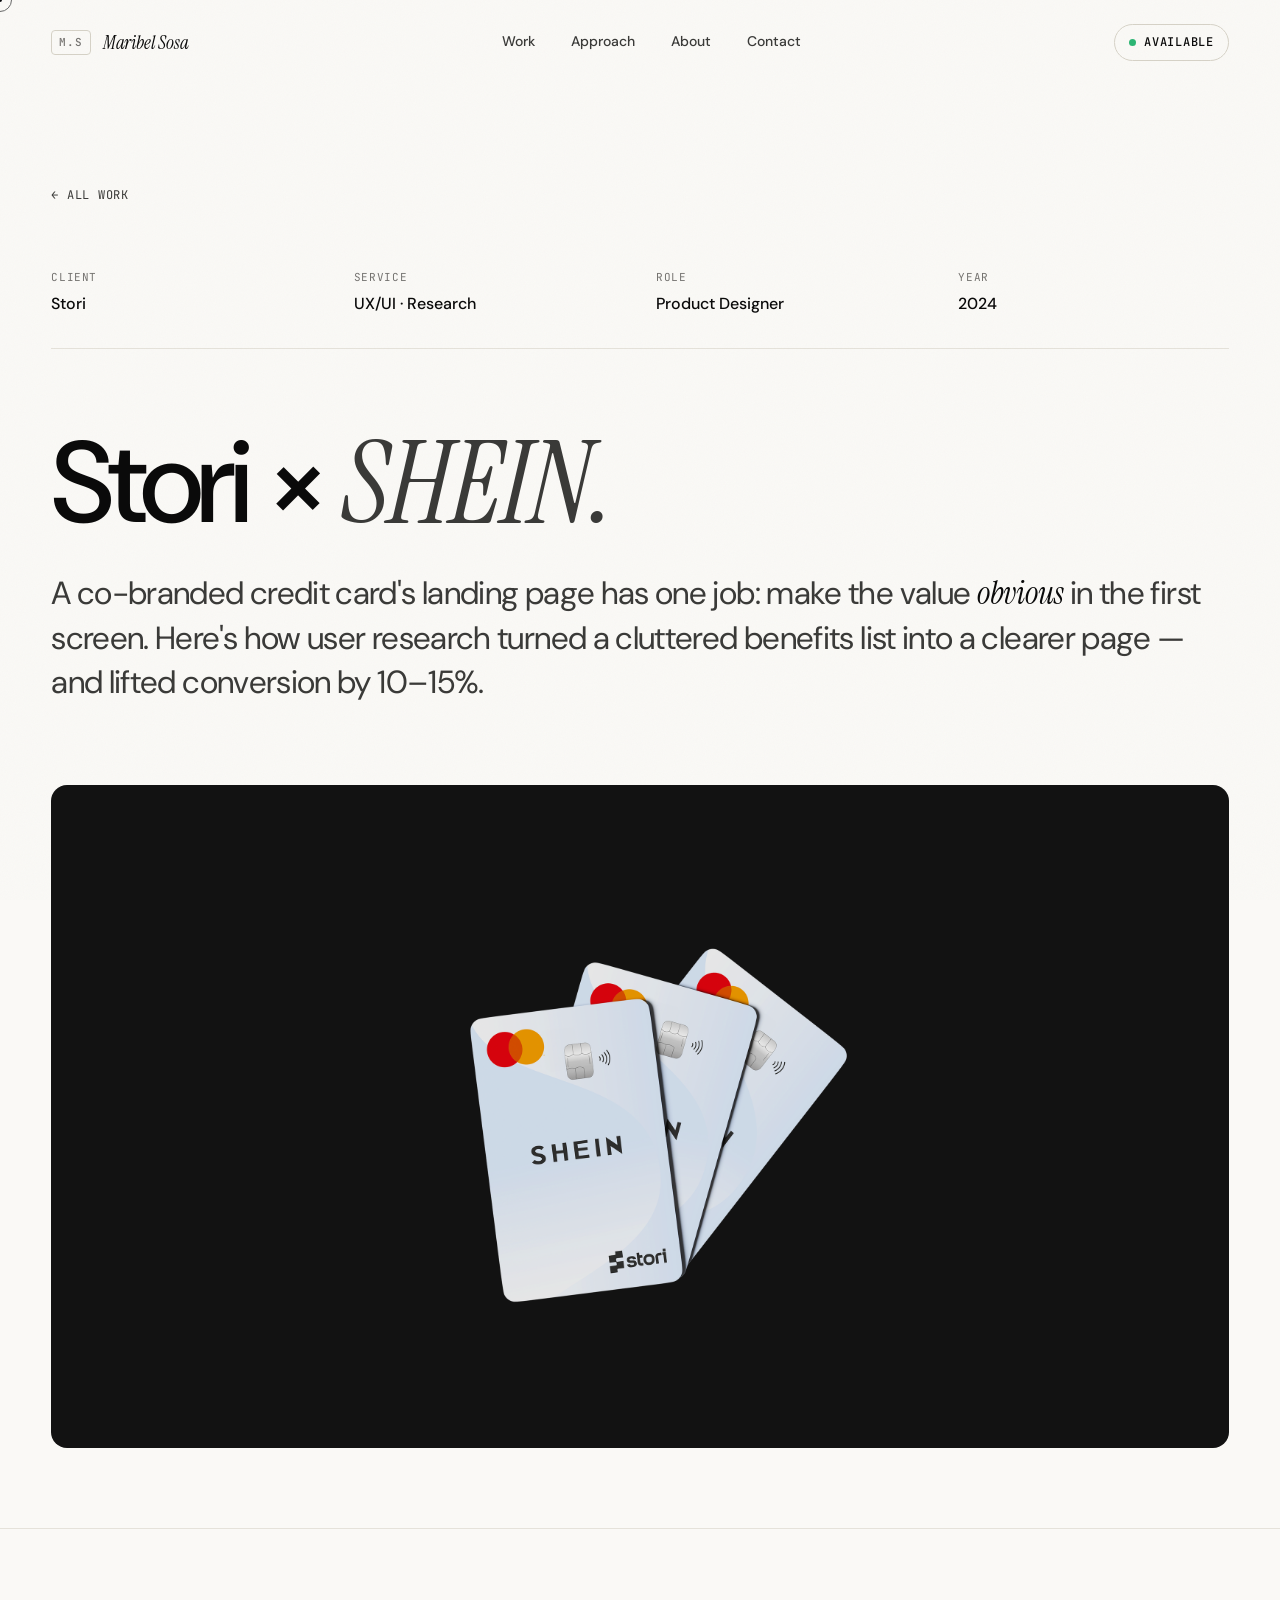
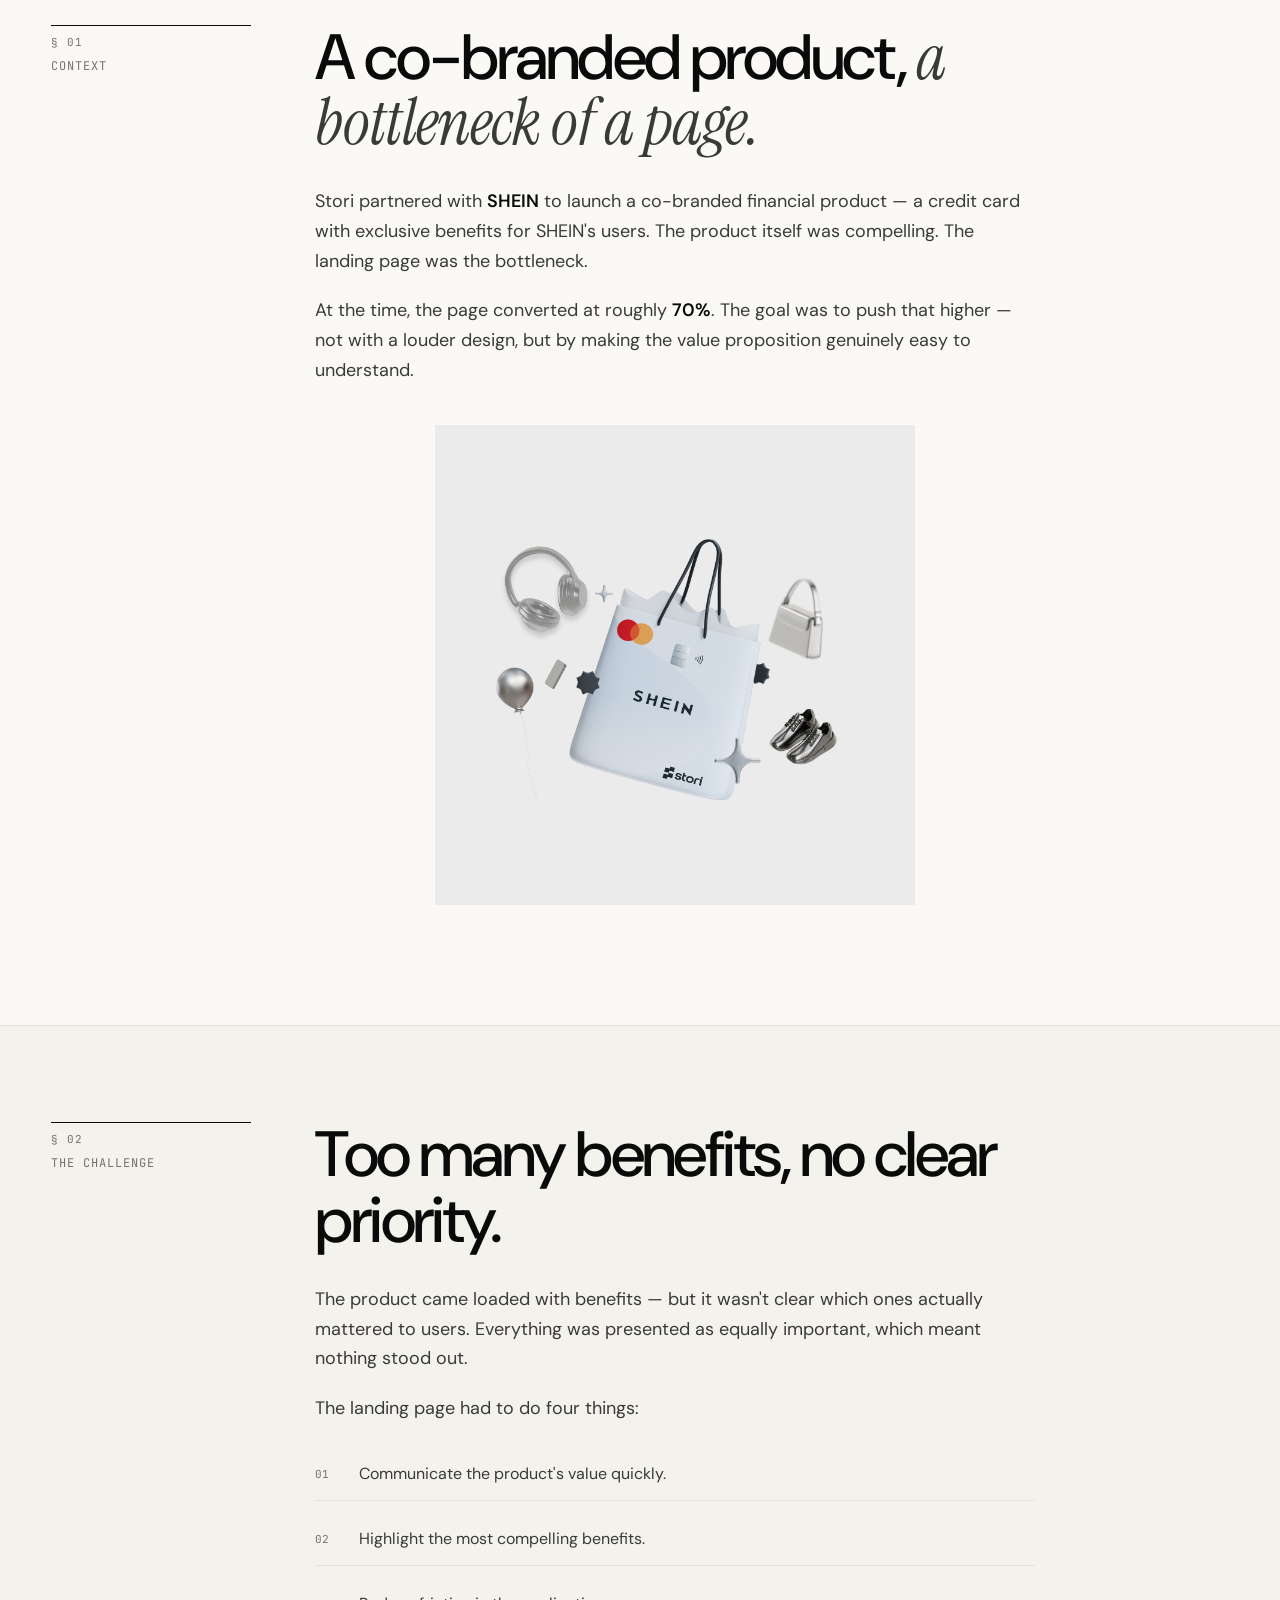
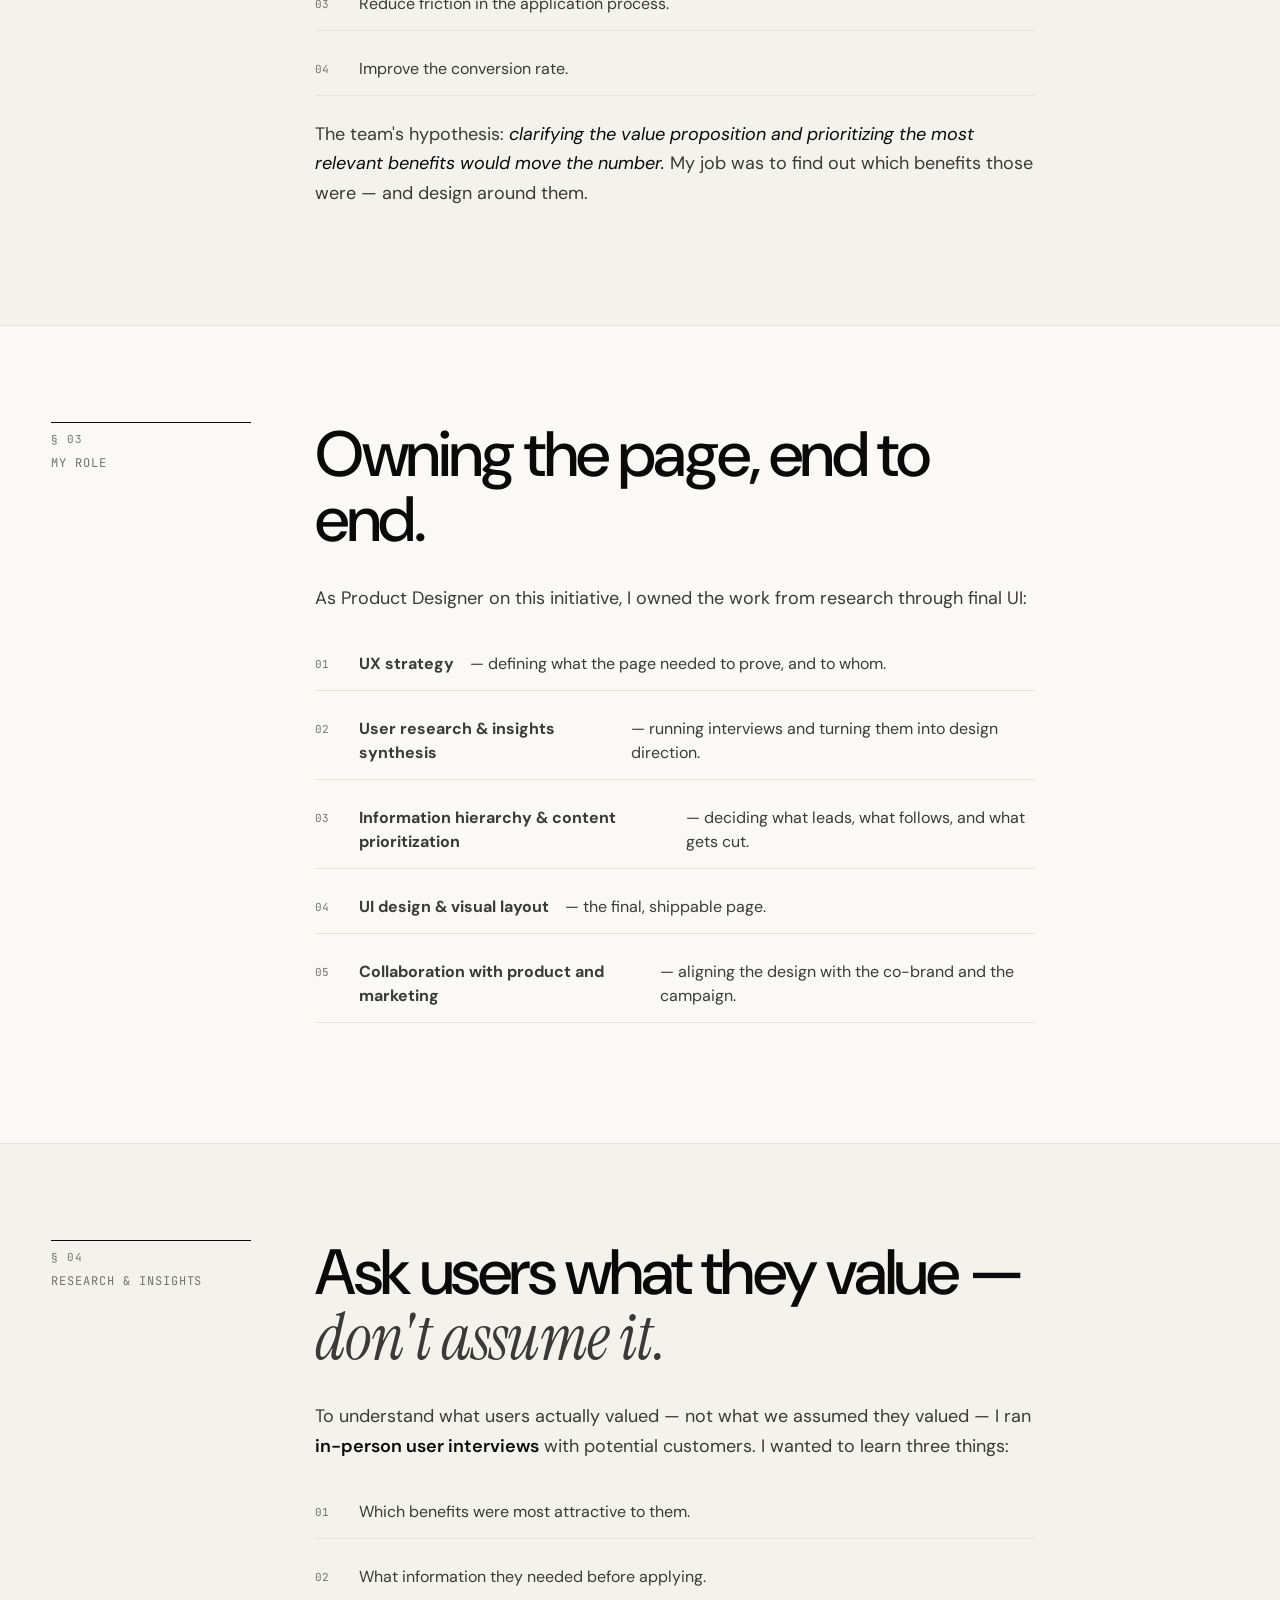
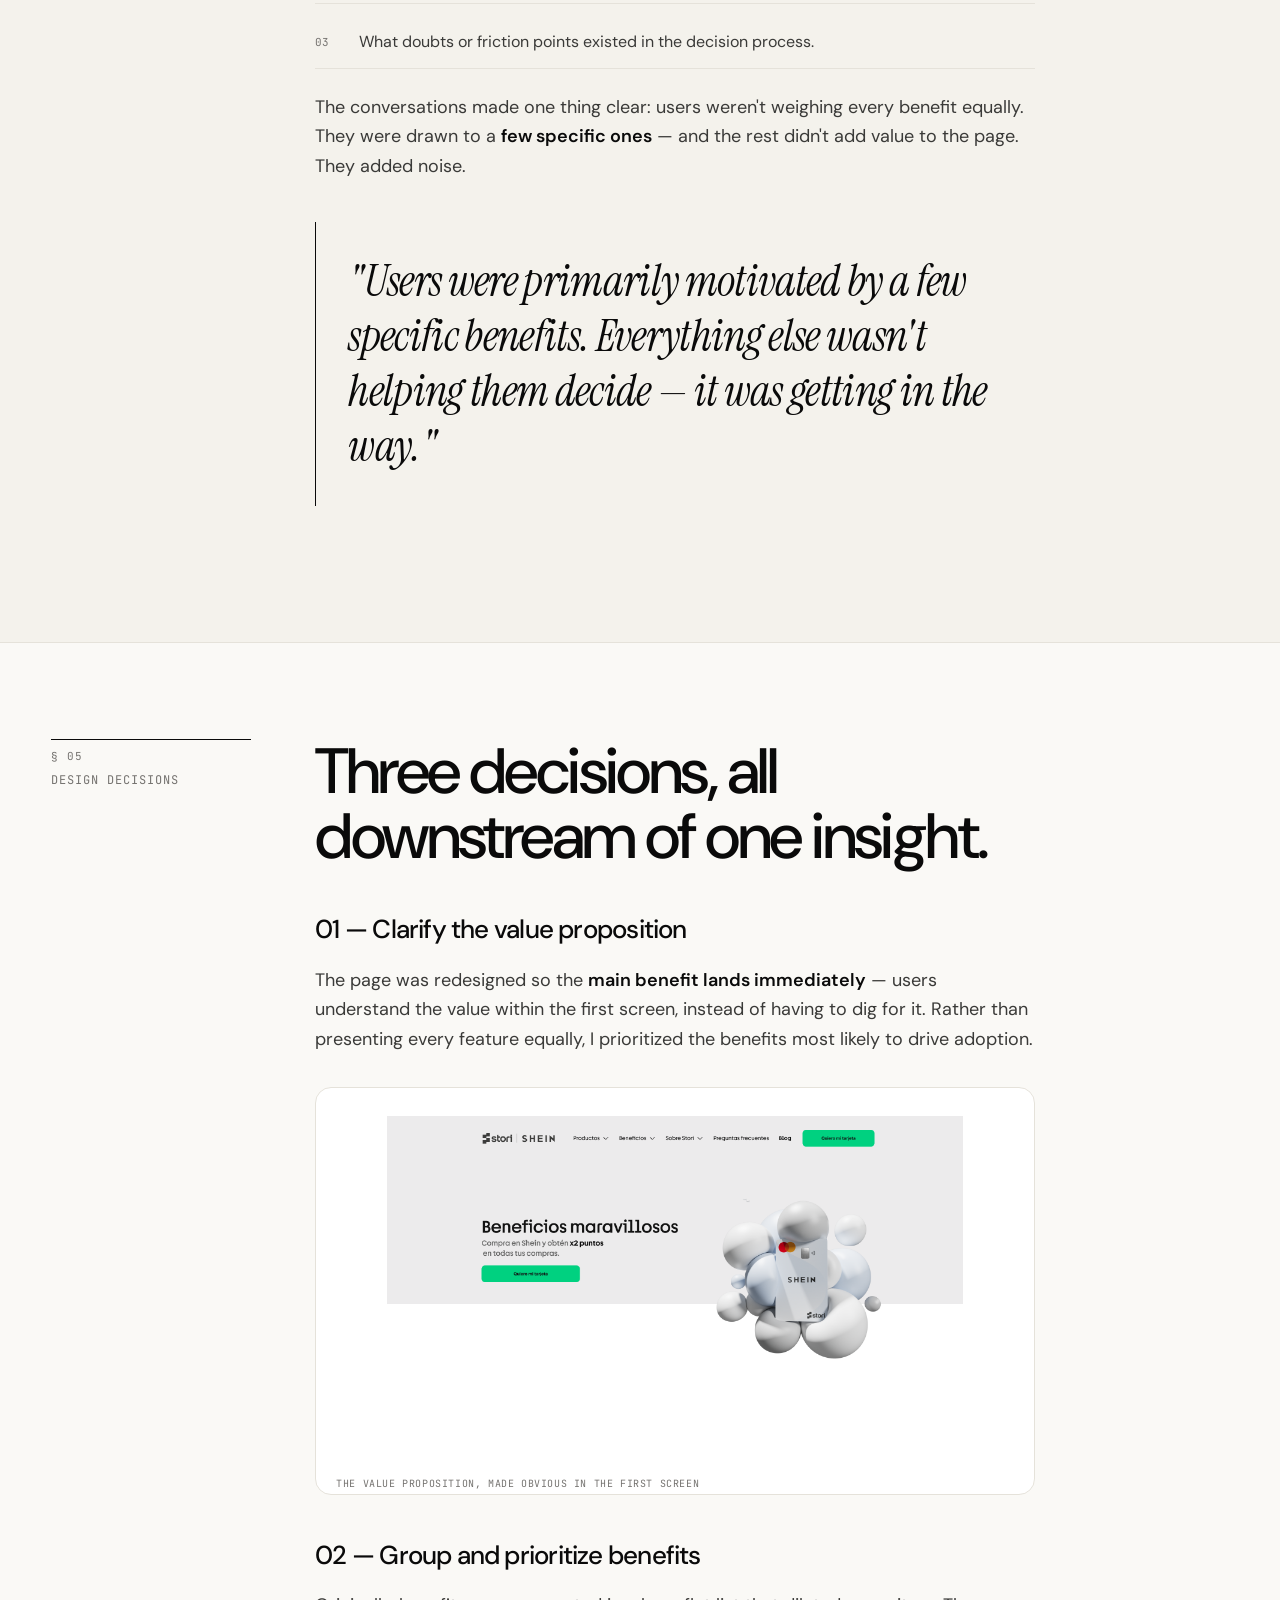
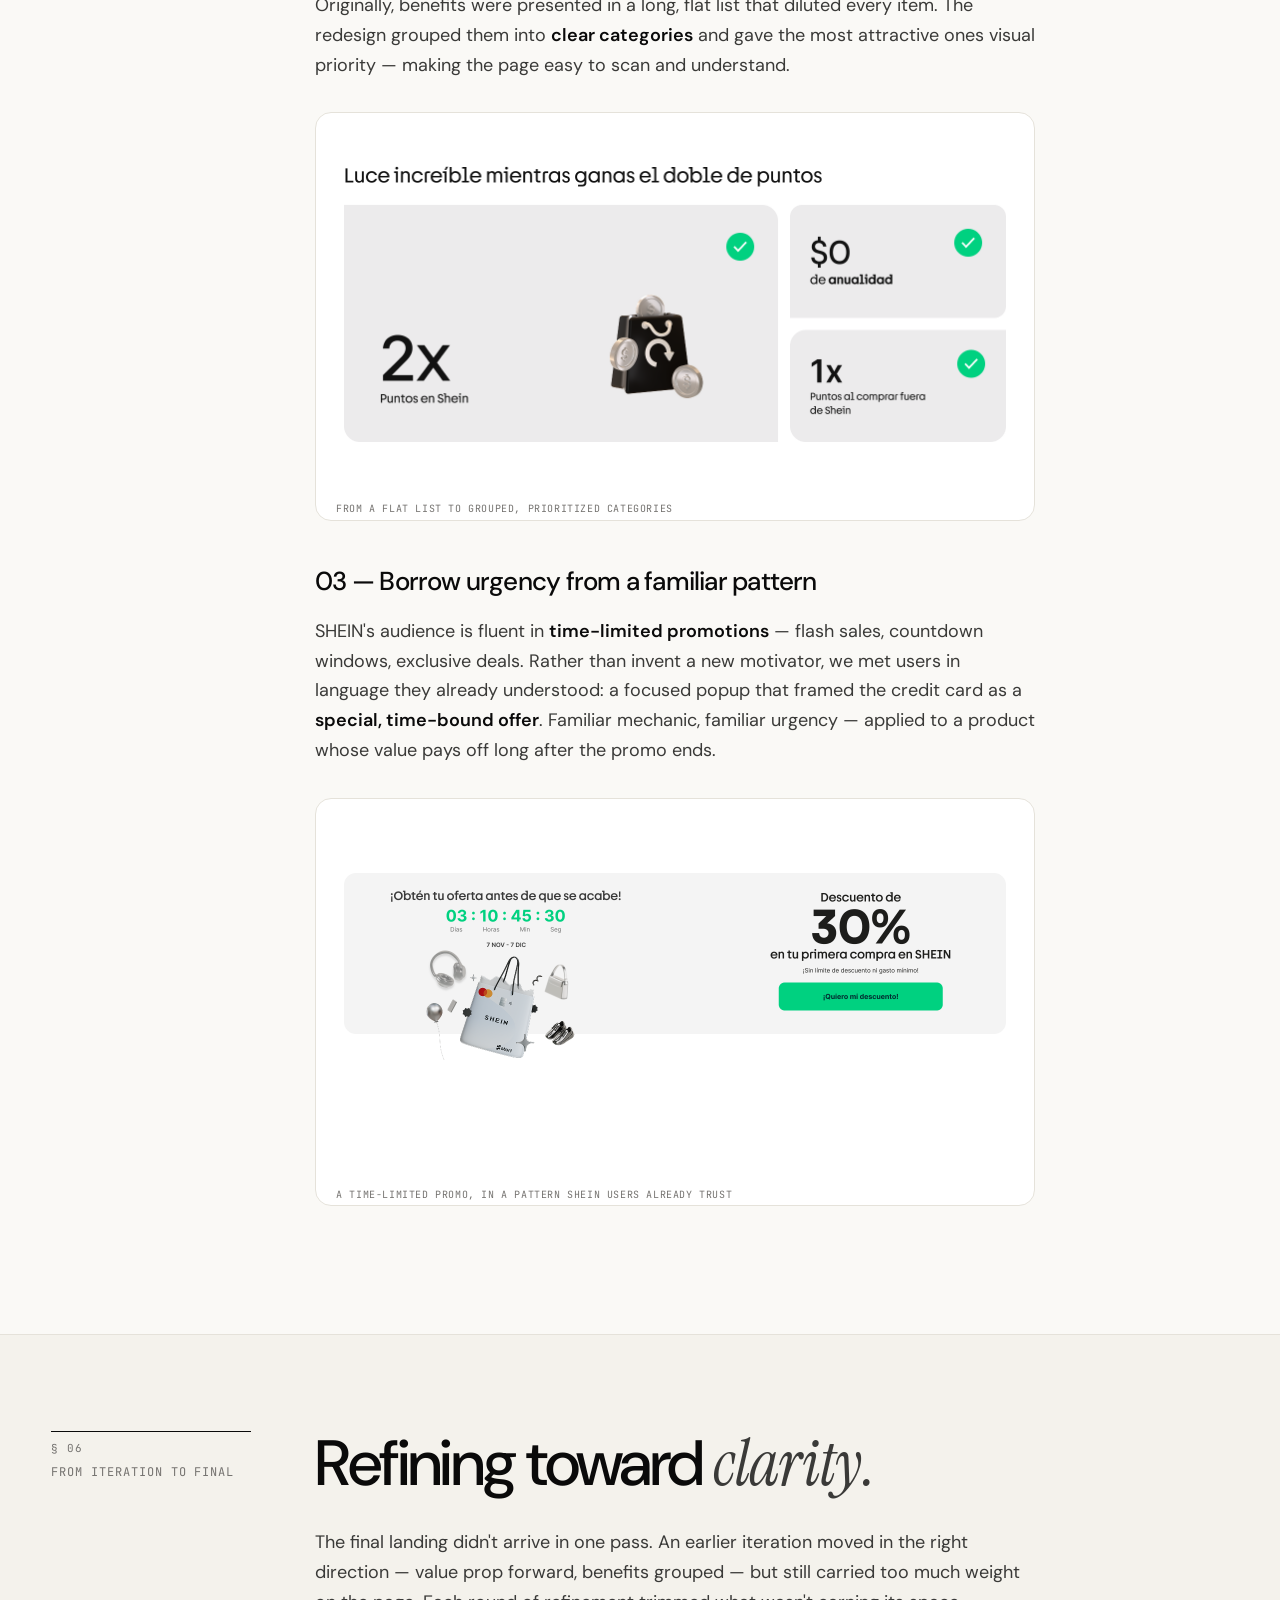
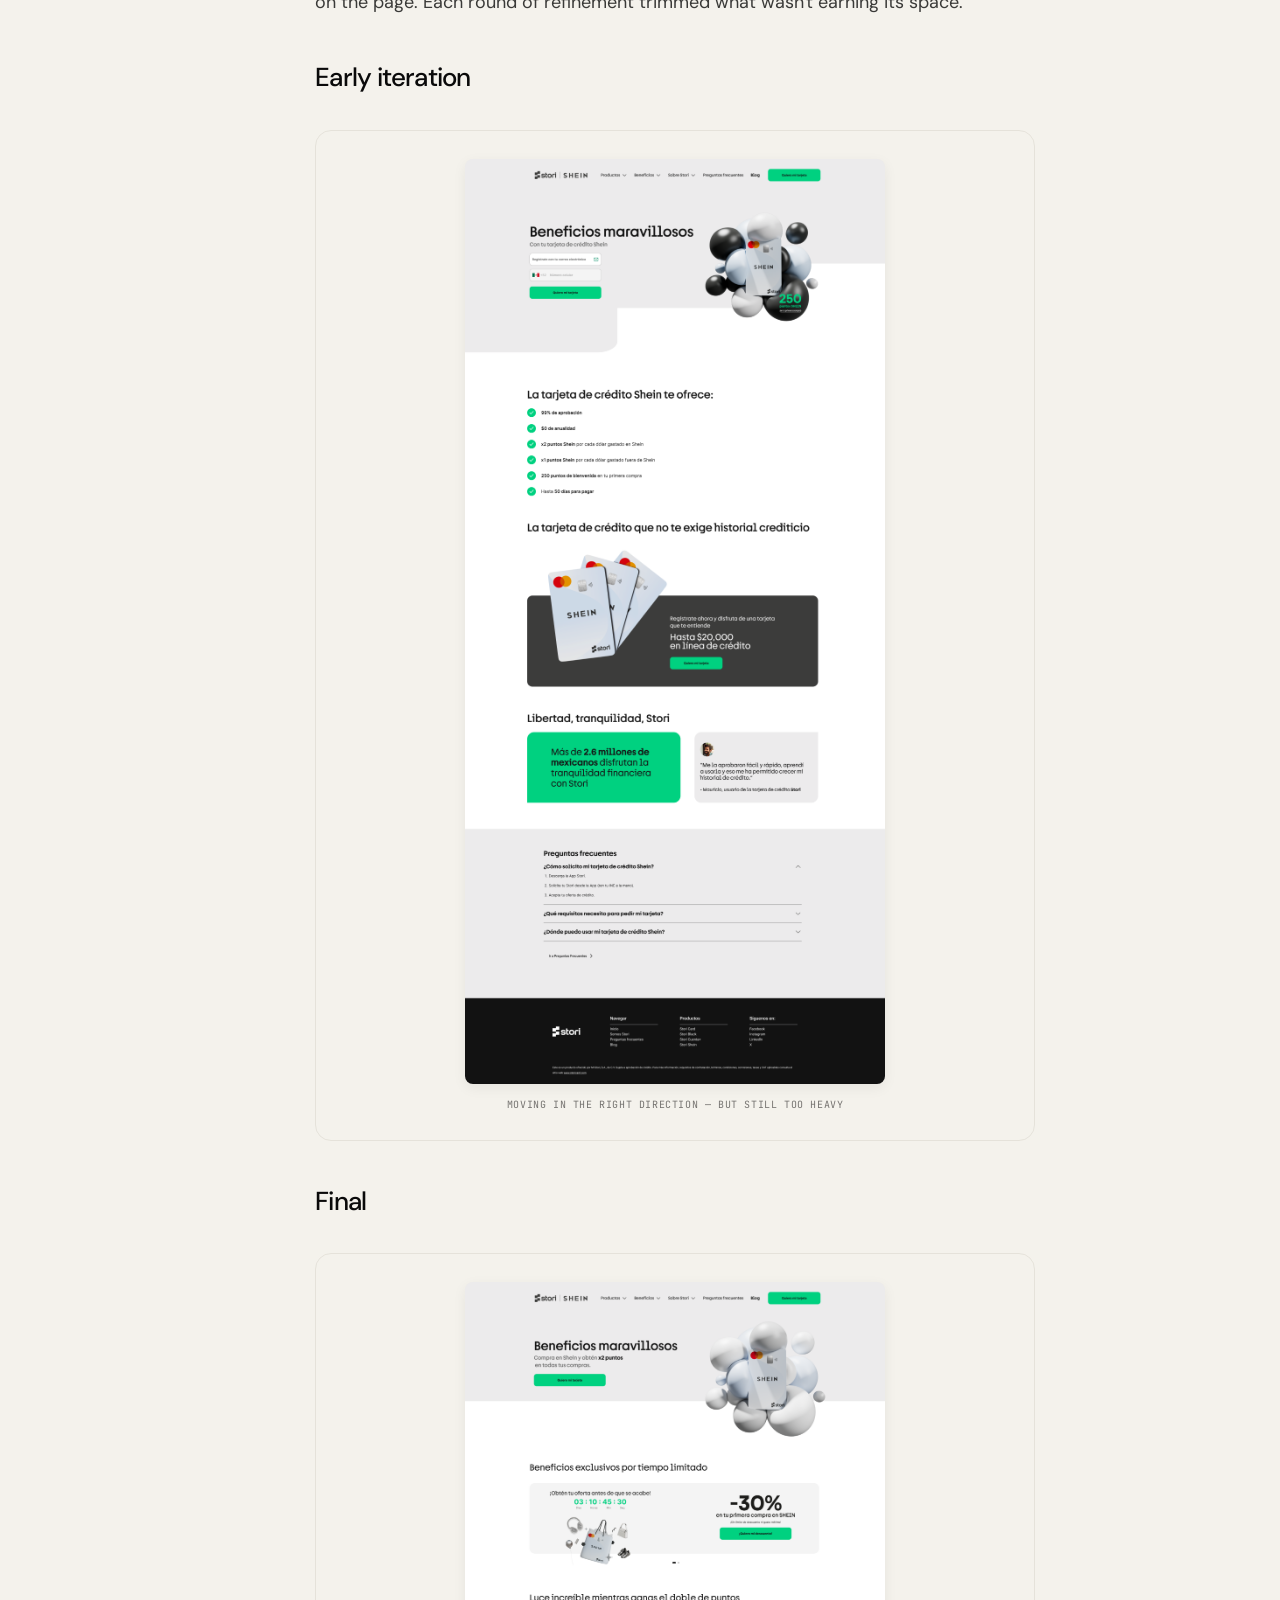
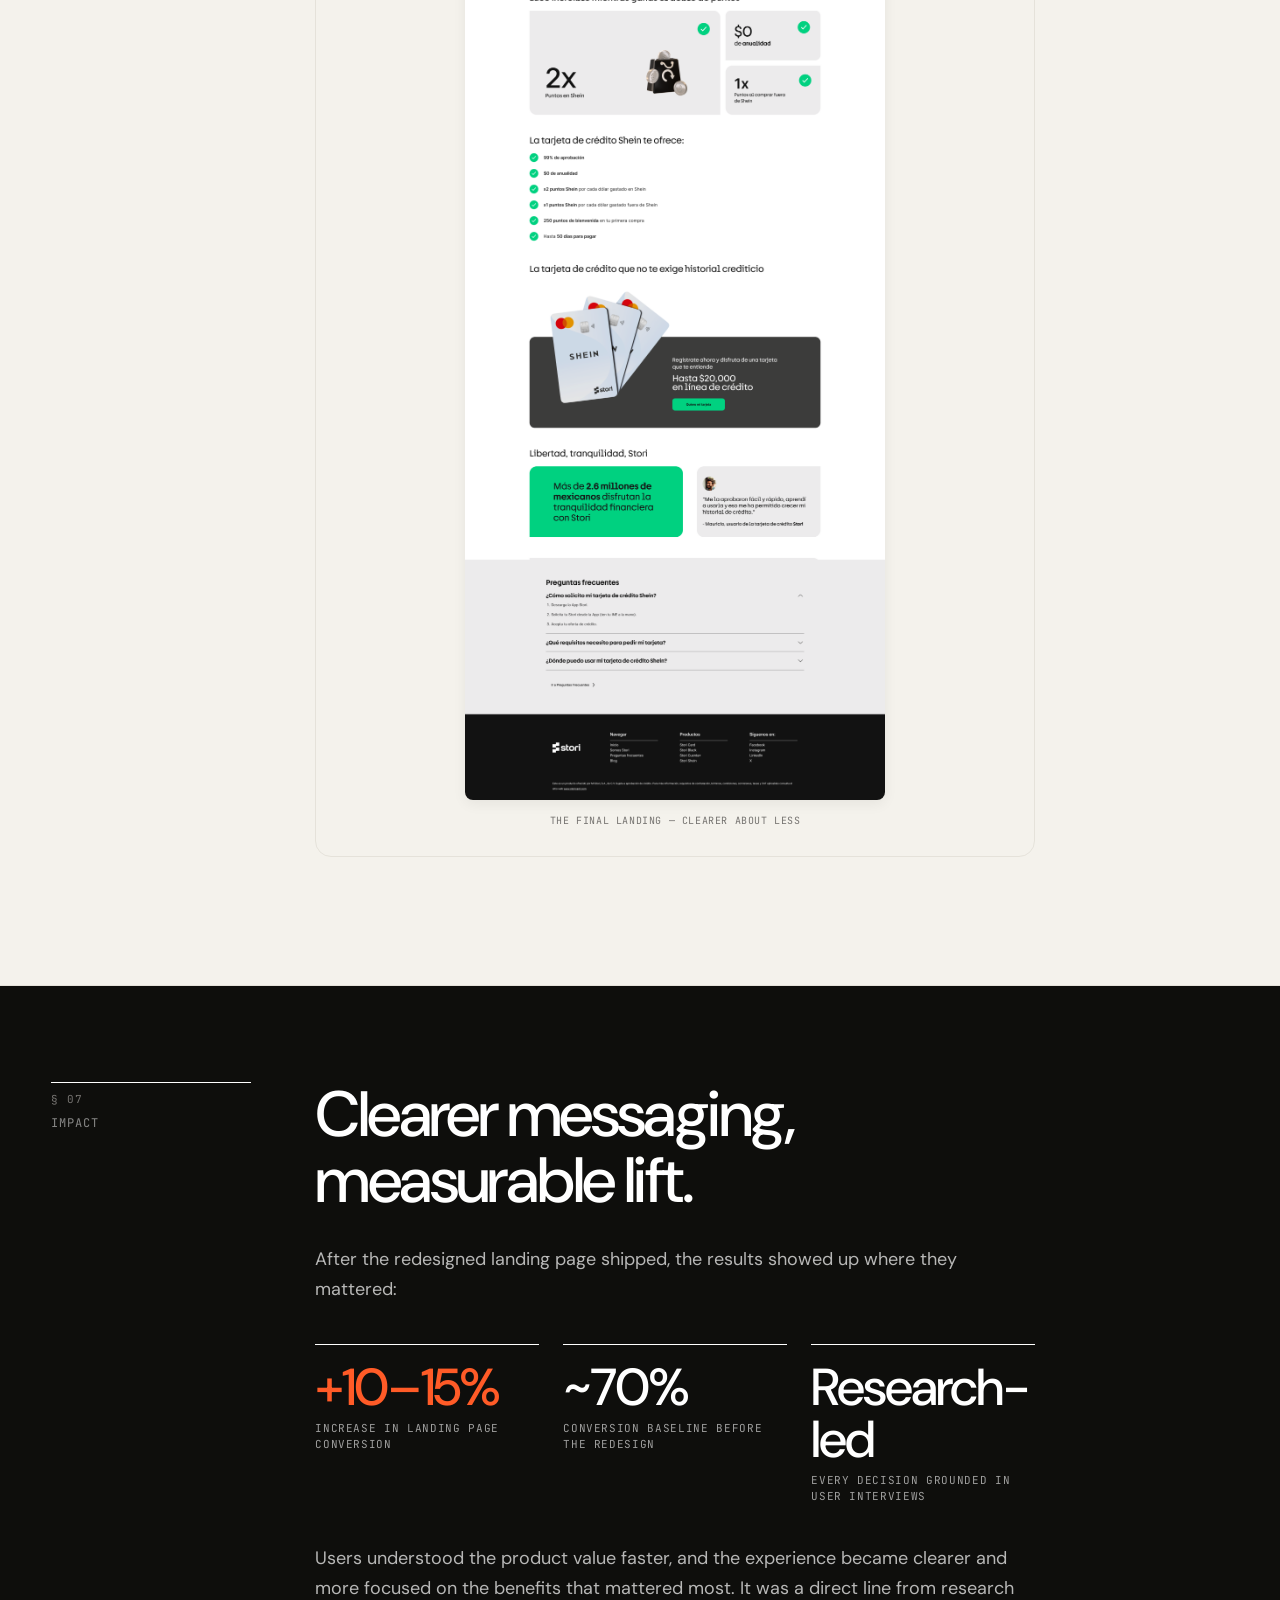
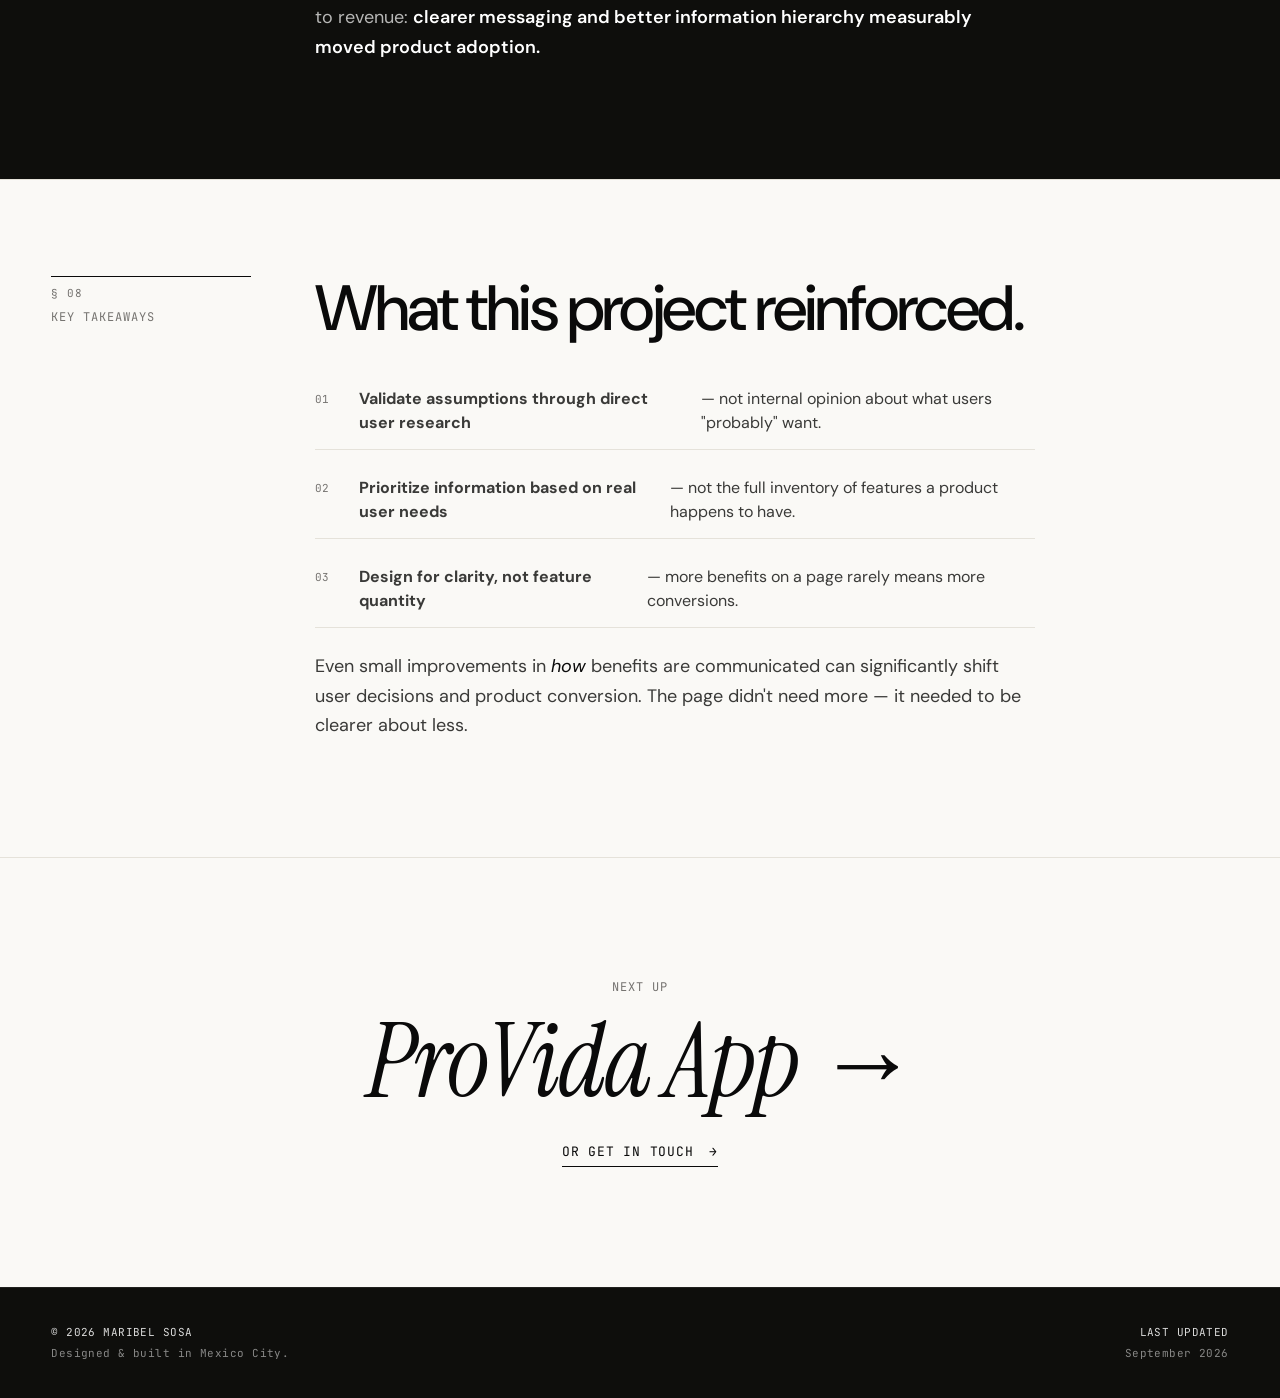
<file: maribel-portfolio/shein.html>
<!DOCTYPE html>
<html lang="en">
<head>
  <meta charset="UTF-8" />
  <meta name="viewport" content="width=device-width, initial-scale=1.0" />
  <title>Stori × SHEIN — Maribel Sosa</title>
  <link rel="icon" type="image/svg+xml" href="favicon.svg" />
  <meta name="description" content="Redesigning the landing page for a Stori × SHEIN co-branded credit card. Research-led information hierarchy that lifted conversion by 10–15%." />

  <link rel="preconnect" href="https://fonts.googleapis.com" />
  <link rel="preconnect" href="https://fonts.gstatic.com" crossorigin />
  <link href="https://fonts.googleapis.com/css2?family=DM+Sans:opsz,wght@9..40,400;9..40,500;9..40,600&family=Instrument+Serif:ital@0;1&family=JetBrains+Mono:wght@400;500&display=swap" rel="stylesheet" />

  <link rel="stylesheet" href="styles.css" />
</head>
<body>
  <!-- Custom cursor -->
  <div class="cursor" aria-hidden="true"></div>
  <div class="cursor-trail" aria-hidden="true"></div>

  <!-- Top navigation -->
  <header class="nav" id="nav">
    <div class="nav__inner">
      <a href="index.html" class="nav__brand" aria-label="Maribel Sosa, home">
        <span class="nav__brand-mark">M.S</span>
        <span class="nav__brand-name">Maribel Sosa</span>
      </a>
      <nav class="nav__menu" aria-label="Primary">
        <a href="index.html#work" class="nav__link" data-link>Work</a>
        <a href="index.html#approach" class="nav__link" data-link>Approach</a>
        <a href="index.html#about" class="nav__link" data-link>About</a>
        <a href="index.html#contact" class="nav__link" data-link>Contact</a>
      </nav>
      <a href="index.html#contact" class="nav__cta" data-link>
        <span class="status-dot" aria-hidden="true"></span>
        Available
      </a>
    </div>
  </header>

  <main>
    <!-- HERO -->
    <section class="case-hero">
      <div class="case-hero__inner">
        <a href="index.html" class="case-back" data-link>
          <span class="arrow">←</span>
          <span>All work</span>
        </a>

        <div class="case-meta">
          <div class="case-meta__item">
            <span class="case-meta__label">Client</span>
            <span class="case-meta__value">Stori</span>
          </div>
          <div class="case-meta__item">
            <span class="case-meta__label">Service</span>
            <span class="case-meta__value">UX/UI · Research</span>
          </div>
          <div class="case-meta__item">
            <span class="case-meta__label">Role</span>
            <span class="case-meta__value">Product Designer</span>
          </div>
          <div class="case-meta__item">
            <span class="case-meta__label">Year</span>
            <span class="case-meta__value">2024</span>
          </div>
        </div>

        <h1 class="case-title">
          Stori × <em>SHEIN.</em>
        </h1>

        <p class="case-lede">
          A co-branded credit card's landing page has one job: make the value <em>obvious</em> in the first screen. Here's how user research turned a cluttered benefits list into a clearer page — and lifted conversion by 10–15%.
        </p>

        <div class="case-cover case-cover--neutral">
          <div class="media-img media-img--contain" style="background-image: url('assets/shein/cards.png')" role="img" aria-label="Stori × SHEIN co-branded credit cards"></div>
        </div>
      </div>
    </section>

    <!-- CONTEXT -->
    <section class="case-section">
      <div class="case-section__inner case-grid reveal">
        <div class="case-grid__label">
          <span class="case-grid__label-num">§ 01</span>
          <span>Context</span>
        </div>
        <div class="case-grid__content">
          <h2 class="case-h2">A co-branded product, <em>a bottleneck of a page.</em></h2>
          <p class="case-p">
            Stori partnered with <strong>SHEIN</strong> to launch a co-branded financial product — a credit card with exclusive benefits for SHEIN's users. The product itself was compelling. The landing page was the bottleneck.
          </p>
          <p class="case-p">
            At the time, the page converted at roughly <strong>70%</strong>. The goal was to push that higher — not with a louder design, but by making the value proposition genuinely easy to understand.
          </p>

          <div class="case-decoration">
            <img src="assets/shein/shein-image.png" alt="" aria-hidden="true" />
          </div>
        </div>
      </div>
    </section>

    <!-- CHALLENGE -->
    <section class="case-section case-section--alt">
      <div class="case-section__inner case-grid reveal">
        <div class="case-grid__label">
          <span class="case-grid__label-num">§ 02</span>
          <span>The challenge</span>
        </div>
        <div class="case-grid__content">
          <h2 class="case-h2">Too many benefits, no clear priority.</h2>
          <p class="case-p">
            The product came loaded with benefits — but it wasn't clear which ones actually mattered to users. Everything was presented as equally important, which meant nothing stood out.
          </p>
          <p class="case-p">The landing page had to do four things:</p>
          <ol class="case-list">
            <li>Communicate the product's value quickly.</li>
            <li>Highlight the most compelling benefits.</li>
            <li>Reduce friction in the application process.</li>
            <li>Improve the conversion rate.</li>
          </ol>
          <p class="case-p">
            The team's hypothesis: <em>clarifying the value proposition and prioritizing the most relevant benefits would move the number.</em> My job was to find out which benefits those were — and design around them.
          </p>
        </div>
      </div>
    </section>

    <!-- ROLE -->
    <section class="case-section">
      <div class="case-section__inner case-grid reveal">
        <div class="case-grid__label">
          <span class="case-grid__label-num">§ 03</span>
          <span>My role</span>
        </div>
        <div class="case-grid__content">
          <h2 class="case-h2">Owning the page, end to end.</h2>
          <p class="case-p">
            As Product Designer on this initiative, I owned the work from research through final UI:
          </p>
          <ol class="case-list">
            <li><strong>UX strategy</strong> — defining what the page needed to prove, and to whom.</li>
            <li><strong>User research &amp; insights synthesis</strong> — running interviews and turning them into design direction.</li>
            <li><strong>Information hierarchy &amp; content prioritization</strong> — deciding what leads, what follows, and what gets cut.</li>
            <li><strong>UI design &amp; visual layout</strong> — the final, shippable page.</li>
            <li><strong>Collaboration with product and marketing</strong> — aligning the design with the co-brand and the campaign.</li>
          </ol>
        </div>
      </div>
    </section>

    <!-- RESEARCH -->
    <section class="case-section case-section--alt">
      <div class="case-section__inner case-grid reveal">
        <div class="case-grid__label">
          <span class="case-grid__label-num">§ 04</span>
          <span>Research &amp; insights</span>
        </div>
        <div class="case-grid__content">
          <h2 class="case-h2">Ask users what they value — <em>don't assume it.</em></h2>
          <p class="case-p">
            To understand what users actually valued — not what we assumed they valued — I ran <strong>in-person user interviews</strong> with potential customers. I wanted to learn three things:
          </p>
          <ol class="case-list">
            <li>Which benefits were most attractive to them.</li>
            <li>What information they needed before applying.</li>
            <li>What doubts or friction points existed in the decision process.</li>
          </ol>
          <p class="case-p">
            The conversations made one thing clear: users weren't weighing every benefit equally. They were drawn to a <strong>few specific ones</strong> — and the rest didn't add value to the page. They added noise.
          </p>
          <blockquote class="case-pull">
            "Users were primarily motivated by a few specific benefits. Everything else wasn't helping them decide — it was getting in the way."
          </blockquote>
        </div>
      </div>
    </section>

    <!-- DESIGN DECISIONS -->
    <section class="case-section">
      <div class="case-section__inner case-grid reveal">
        <div class="case-grid__label">
          <span class="case-grid__label-num">§ 05</span>
          <span>Design decisions</span>
        </div>
        <div class="case-grid__content">
          <h2 class="case-h2">Three decisions, all downstream of one insight.</h2>

          <h3 class="case-h3">01 — Clarify the value proposition</h3>
          <p class="case-p">
            The page was redesigned so the <strong>main benefit lands immediately</strong> — users understand the value within the first screen, instead of having to dig for it. Rather than presenting every feature equally, I prioritized the benefits most likely to drive adoption.
          </p>
          <div class="case-media-single case-media-single--light">
            <div class="case-media__frame">
              <div class="media-img media-img--contain" style="background-image: url('assets/shein/value-proposition.png')" role="img" aria-label="The redesigned landing page leading with the primary value proposition"></div>
            </div>
            <span class="case-media__caption">The value proposition, made obvious in the first screen</span>
          </div>

          <h3 class="case-h3">02 — Group and prioritize benefits</h3>
          <p class="case-p">
            Originally, benefits were presented in a long, flat list that diluted every item. The redesign grouped them into <strong>clear categories</strong> and gave the most attractive ones visual priority — making the page easy to scan and understand.
          </p>
          <div class="case-media-single case-media-single--light">
            <div class="case-media__frame">
              <div class="media-img media-img--contain" style="background-image: url('assets/shein/benefits.png')" role="img" aria-label="Benefits reorganized into clear, scannable categories"></div>
            </div>
            <span class="case-media__caption">From a flat list to grouped, prioritized categories</span>
          </div>

          <h3 class="case-h3">03 — Borrow urgency from a familiar pattern</h3>
          <p class="case-p">
            SHEIN's audience is fluent in <strong>time-limited promotions</strong> — flash sales, countdown windows, exclusive deals. Rather than invent a new motivator, we met users in language they already understood: a focused popup that framed the credit card as a <strong>special, time-bound offer</strong>. Familiar mechanic, familiar urgency — applied to a product whose value pays off long after the promo ends.
          </p>

          <div class="case-media-single case-media-single--light">
            <div class="case-media__frame">
              <div class="media-img media-img--contain" style="background-image: url('assets/shein/popup.png')" role="img" aria-label="A time-limited promo popup borrowing SHEIN's native urgency pattern"></div>
            </div>
            <span class="case-media__caption">A time-limited promo, in a pattern SHEIN users already trust</span>
          </div>
        </div>
      </div>
    </section>

    <!-- ITERATION -->
    <section class="case-section case-section--alt">
      <div class="case-section__inner case-grid reveal">
        <div class="case-grid__label">
          <span class="case-grid__label-num">§ 06</span>
          <span>From iteration to final</span>
        </div>
        <div class="case-grid__content">
          <h2 class="case-h2">Refining toward <em>clarity.</em></h2>
          <p class="case-p">
            The final landing didn't arrive in one pass. An earlier iteration moved in the right direction — value prop forward, benefits grouped — but still carried too much weight on the page. Each round of refinement trimmed what wasn't earning its space.
          </p>

          <h3 class="case-h3">Early iteration</h3>
          <div class="hj-image hj-image--full">
            <img src="assets/shein/Landing-version-a.png" alt="An early iteration of the redesigned landing page" />
            <span class="hj-image__caption">Moving in the right direction — but still too heavy</span>
          </div>

          <h3 class="case-h3">Final</h3>
          <div class="hj-image hj-image--full">
            <img src="assets/shein/landing.png" alt="The final redesigned landing page" />
            <span class="hj-image__caption">The final landing — clearer about less</span>
          </div>
        </div>
      </div>
    </section>

    <!-- IMPACT -->
    <section class="case-section case-results">
      <div class="case-section__inner case-grid reveal">
        <div class="case-grid__label">
          <span class="case-grid__label-num">§ 07</span>
          <span>Impact</span>
        </div>
        <div class="case-grid__content">
          <h2 class="case-h2">Clearer messaging, measurable lift.</h2>
          <p class="case-p">
            After the redesigned landing page shipped, the results showed up where they mattered:
          </p>

          <div class="case-stats">
            <div class="stat stat--accent">
              <div class="stat__value">+10–15%</div>
              <div class="stat__label">Increase in landing page conversion</div>
            </div>
            <div class="stat">
              <div class="stat__value">~70%</div>
              <div class="stat__label">Conversion baseline before the redesign</div>
            </div>
            <div class="stat">
              <div class="stat__value">Research-led</div>
              <div class="stat__label">Every decision grounded in user interviews</div>
            </div>
          </div>

          <p class="case-p">
            Users understood the product value faster, and the experience became clearer and more focused on the benefits that mattered most. It was a direct line from research to revenue: <strong>clearer messaging and better information hierarchy measurably moved product adoption.</strong>
          </p>
        </div>
      </div>
    </section>

    <!-- TAKEAWAYS -->
    <section class="case-section">
      <div class="case-section__inner case-grid reveal">
        <div class="case-grid__label">
          <span class="case-grid__label-num">§ 08</span>
          <span>Key takeaways</span>
        </div>
        <div class="case-grid__content">
          <h2 class="case-h2">What this project reinforced.</h2>
          <ol class="case-list">
            <li><strong>Validate assumptions through direct user research</strong> — not internal opinion about what users "probably" want.</li>
            <li><strong>Prioritize information based on real user needs</strong> — not the full inventory of features a product happens to have.</li>
            <li><strong>Design for clarity, not feature quantity</strong> — more benefits on a page rarely means more conversions.</li>
          </ol>
          <p class="case-p">
            Even small improvements in <em>how</em> benefits are communicated can significantly shift user decisions and product conversion. The page didn't need more — it needed to be clearer about less.
          </p>
        </div>
      </div>
    </section>

    <!-- NEXT -->
    <section class="case-next">
      <div class="case-next__inner">
        <span class="case-next__label">Next up</span>
        <div>
          <a href="metlife.html" class="case-next__title" data-link>ProVida App →</a>
        </div>
        <div>
          <a href="index.html#contact" class="case-next__cta" data-link>
            <span>Or get in touch</span>
            <span class="arrow">→</span>
          </a>
        </div>
      </div>
    </section>
  </main>

  <!-- FOOTER -->
  <footer class="footer">
    <div class="footer__inner">
      <div class="footer__col">
        <span class="footer__label">© 2026 Maribel Sosa</span>
        <span class="footer__sub">Designed & built in Mexico City.</span>
      </div>
      <div class="footer__col footer__col--right">
        <span class="footer__label">Last updated</span>
        <span class="footer__sub">September 2026</span>
      </div>
    </div>
  </footer>

  <script src="script.js"></script>
</body>
</html>
</file>
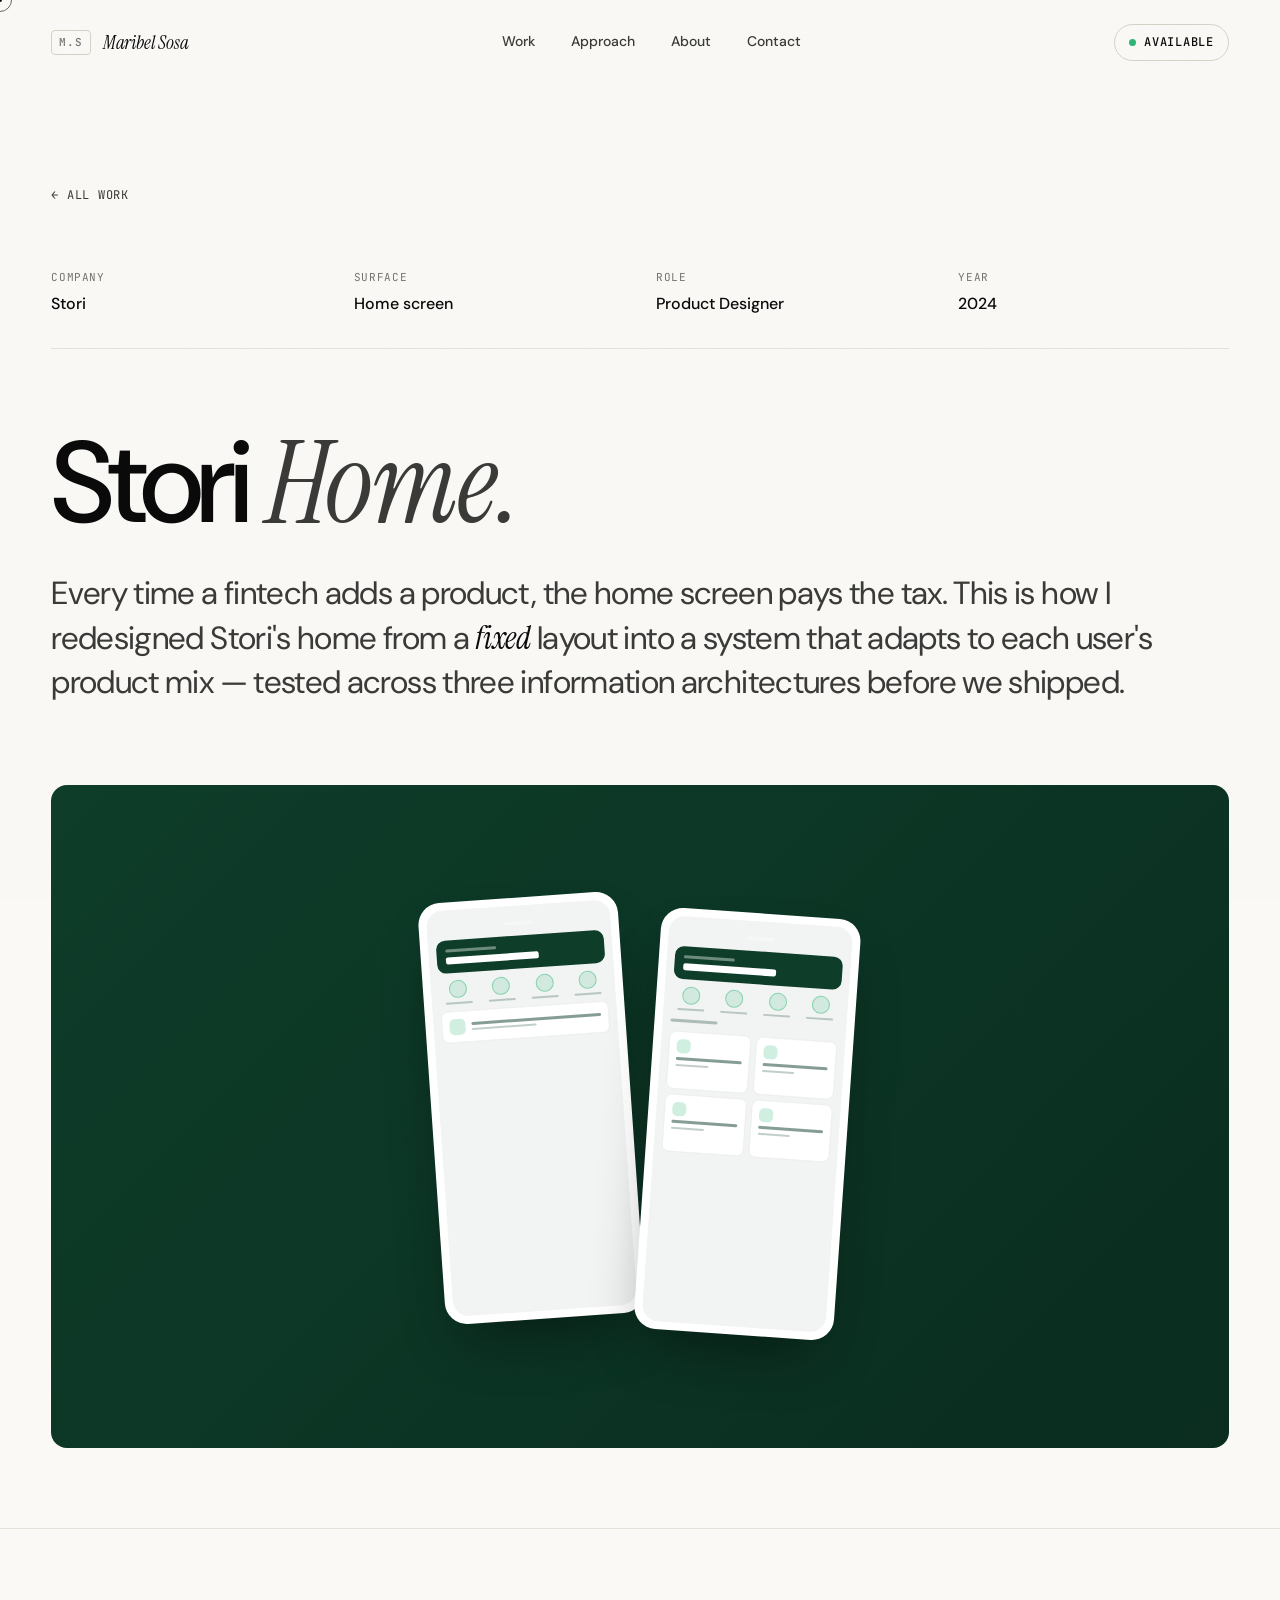
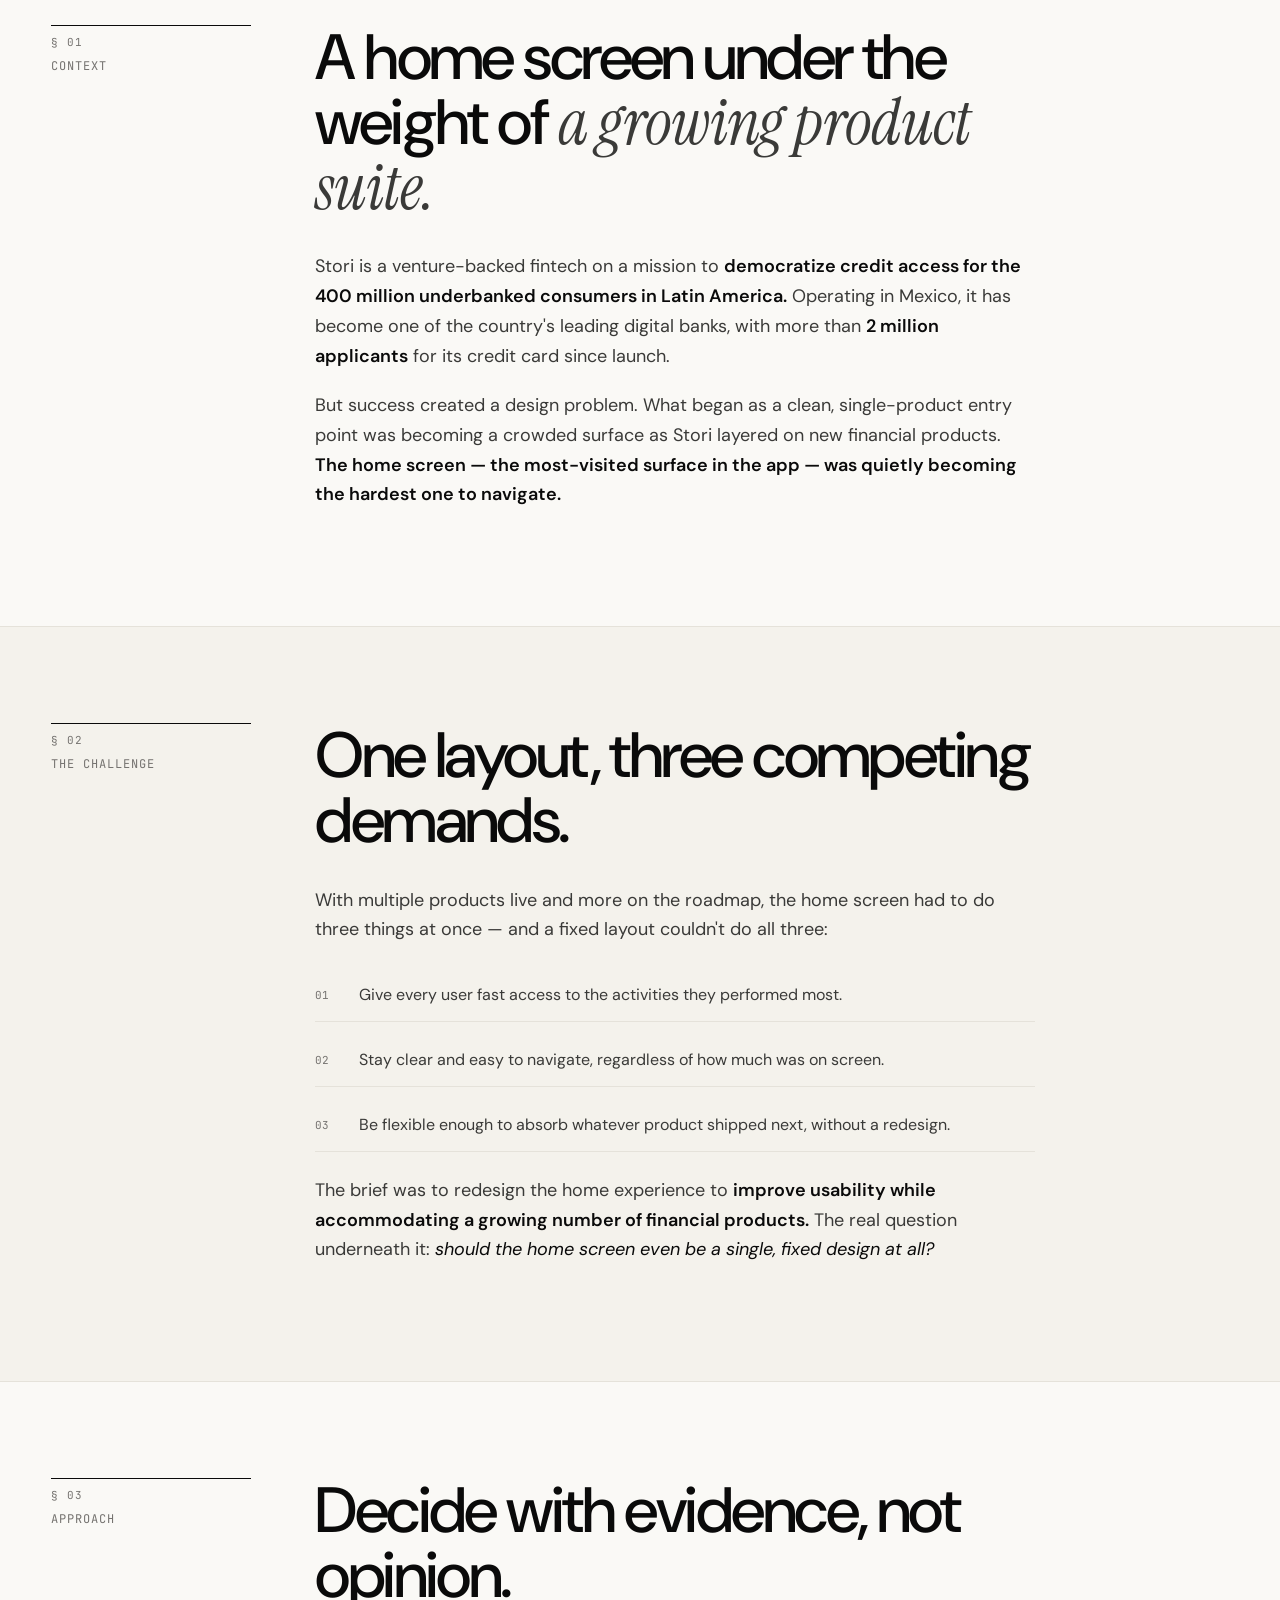
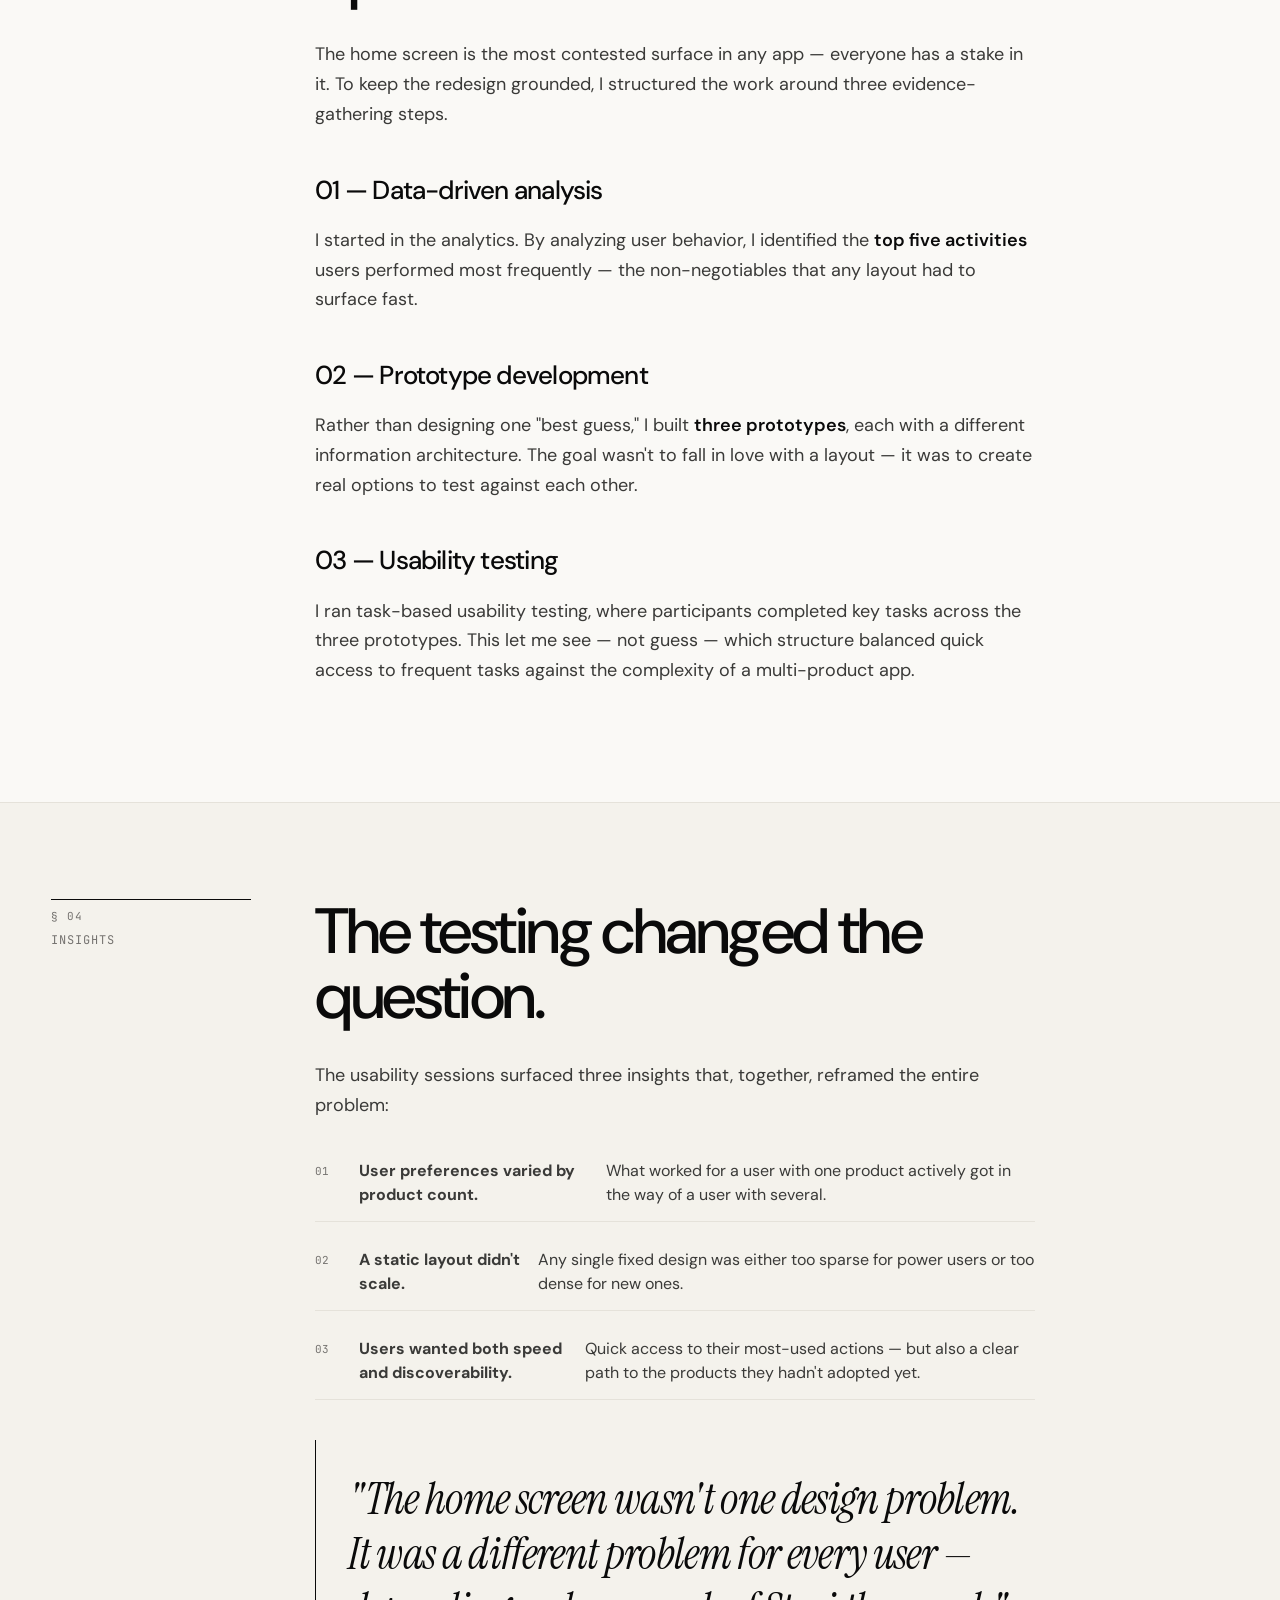
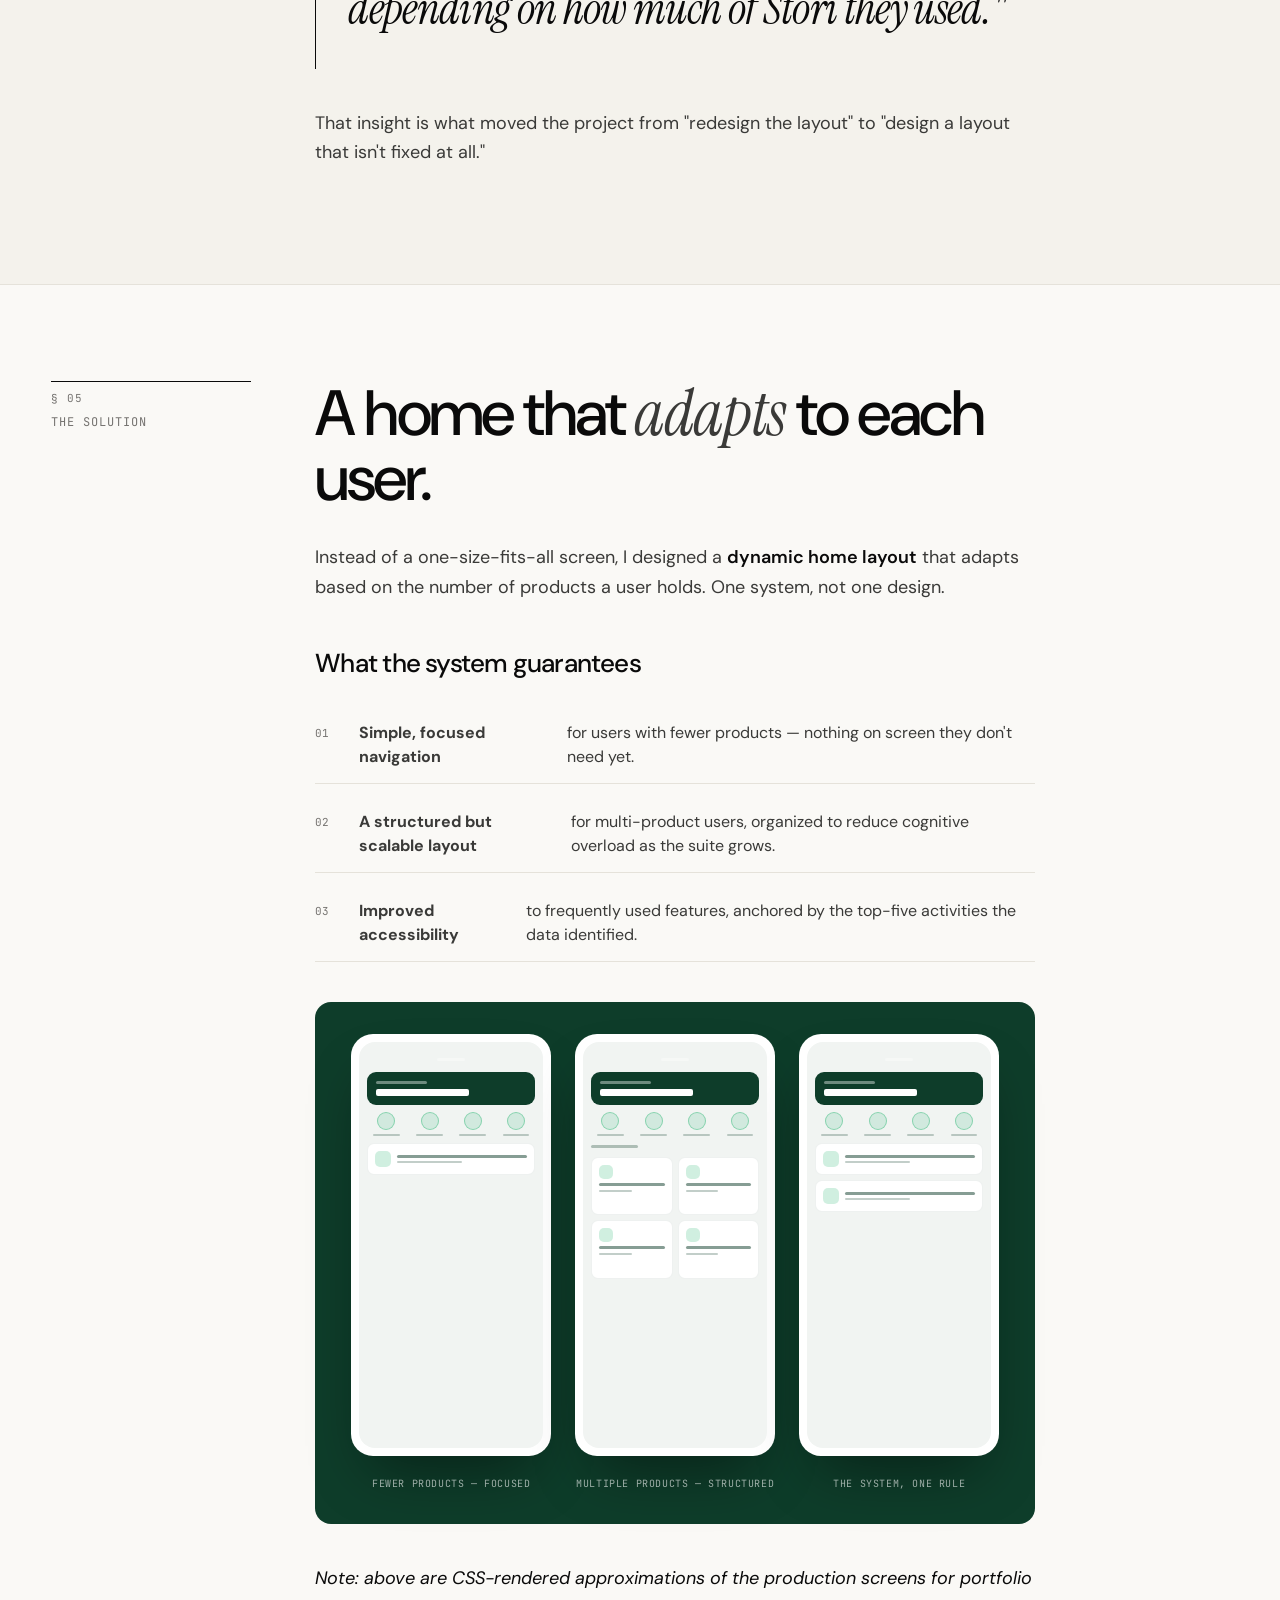
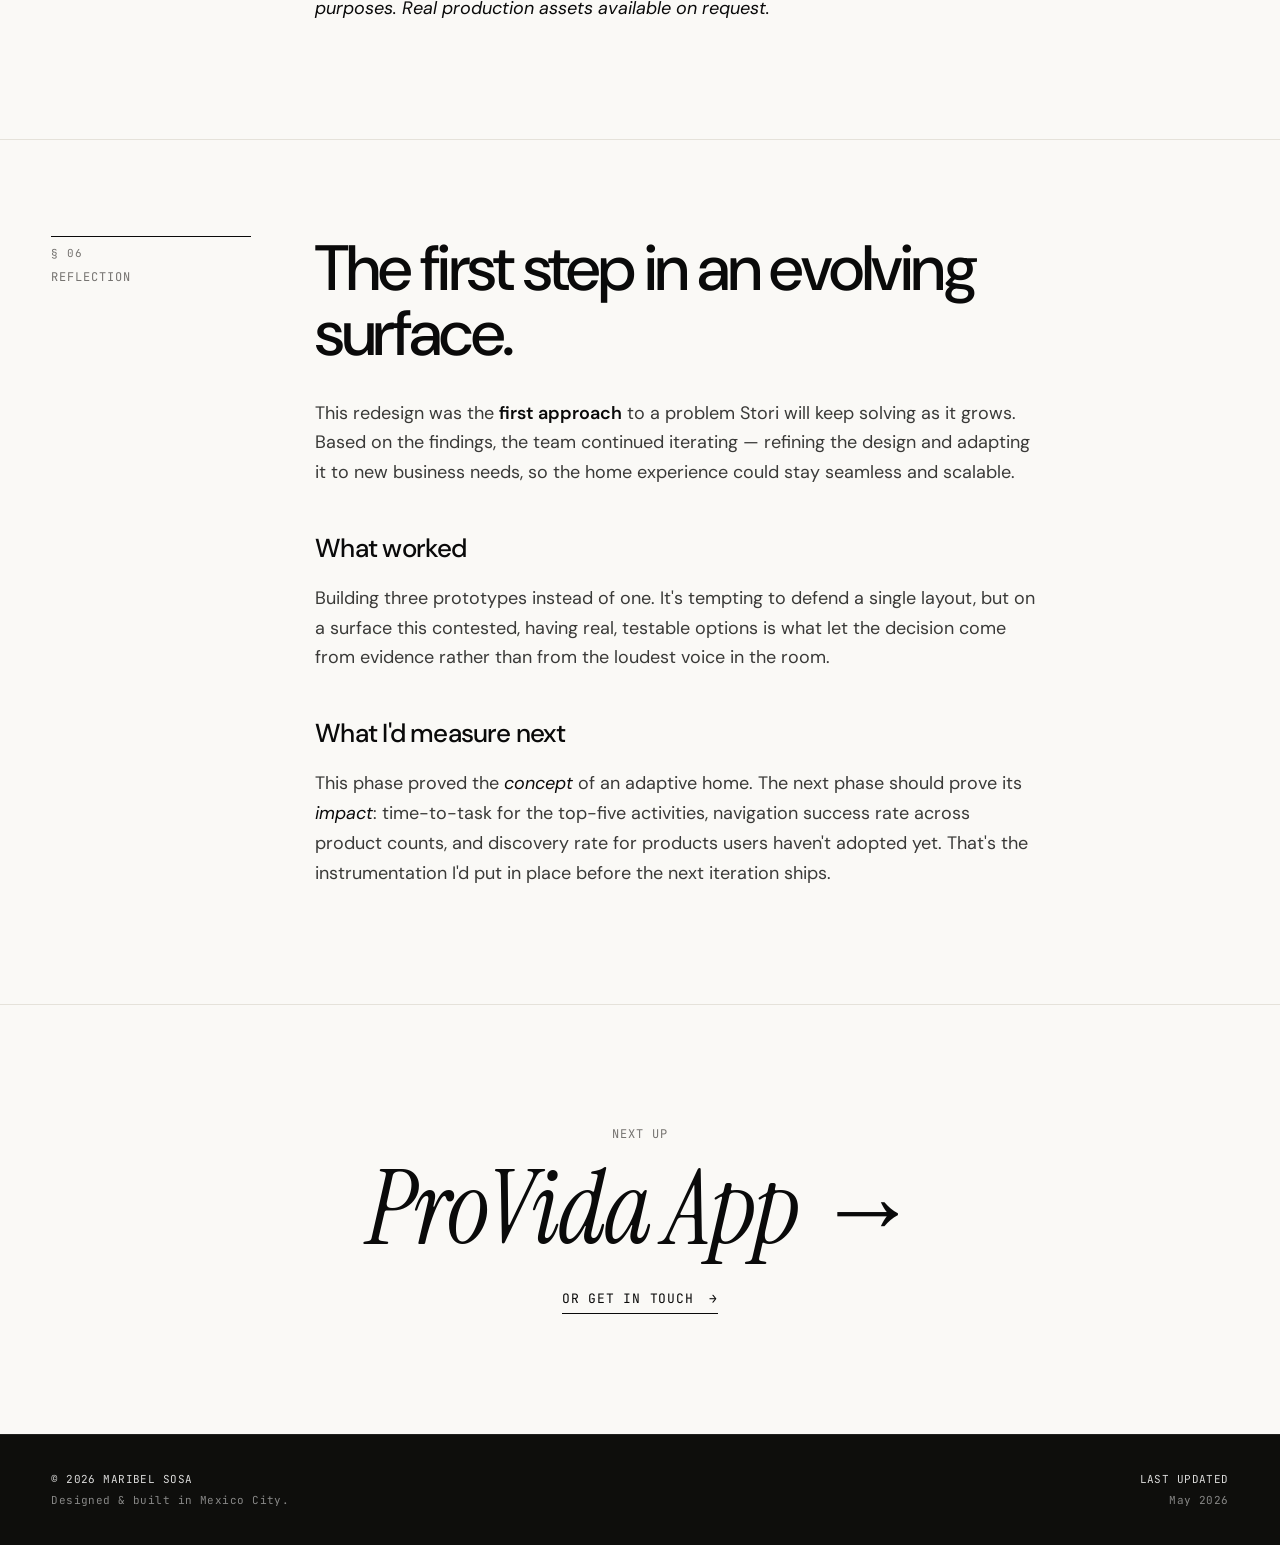
<file: maribel-portfolio/stori-home.html>
<!DOCTYPE html>
<html lang="en">
<head>
  <meta charset="UTF-8" />
  <meta name="viewport" content="width=device-width, initial-scale=1.0" />
  <title>Stori Home — Maribel Sosa</title>
  <meta name="description" content="Redesigning Stori's home screen from a fixed layout into a system that adapts to each user's product mix. Tested across three information architectures." />

  <link rel="preconnect" href="https://fonts.googleapis.com" />
  <link rel="preconnect" href="https://fonts.gstatic.com" crossorigin />
  <link href="https://fonts.googleapis.com/css2?family=DM+Sans:opsz,wght@9..40,400;9..40,500;9..40,600&family=Instrument+Serif:ital@0;1&family=JetBrains+Mono:wght@400;500&display=swap" rel="stylesheet" />

  <link rel="stylesheet" href="styles.css" />
</head>
<body>
  <!-- Custom cursor -->
  <div class="cursor" aria-hidden="true"></div>
  <div class="cursor-trail" aria-hidden="true"></div>

  <!-- Top navigation -->
  <header class="nav" id="nav">
    <div class="nav__inner">
      <a href="index.html" class="nav__brand" aria-label="Maribel Sosa, home">
        <span class="nav__brand-mark">M.S</span>
        <span class="nav__brand-name">Maribel Sosa</span>
      </a>
      <nav class="nav__menu" aria-label="Primary">
        <a href="index.html#work" class="nav__link" data-link>Work</a>
        <a href="index.html#approach" class="nav__link" data-link>Approach</a>
        <a href="index.html#about" class="nav__link" data-link>About</a>
        <a href="index.html#contact" class="nav__link" data-link>Contact</a>
      </nav>
      <a href="index.html#contact" class="nav__cta" data-link>
        <span class="status-dot" aria-hidden="true"></span>
        Available
      </a>
    </div>
  </header>

  <main>
    <!-- HERO -->
    <section class="case-hero">
      <div class="case-hero__inner">
        <a href="index.html" class="case-back" data-link>
          <span class="arrow">←</span>
          <span>All work</span>
        </a>

        <div class="case-meta">
          <div class="case-meta__item">
            <span class="case-meta__label">Company</span>
            <span class="case-meta__value">Stori</span>
          </div>
          <div class="case-meta__item">
            <span class="case-meta__label">Surface</span>
            <span class="case-meta__value">Home screen</span>
          </div>
          <div class="case-meta__item">
            <span class="case-meta__label">Role</span>
            <span class="case-meta__value">Product Designer</span>
          </div>
          <div class="case-meta__item">
            <span class="case-meta__label">Year</span>
            <span class="case-meta__value">2024</span>
          </div>
        </div>

        <h1 class="case-title">
          Stori <em>Home.</em>
        </h1>

        <p class="case-lede">
          Every time a fintech adds a product, the home screen pays the tax. This is how I redesigned Stori's home from a <em>fixed</em> layout into a system that adapts to each user's product mix — tested across three information architectures before we shipped.
        </p>

        <div class="case-cover">
          <div class="phone-stack">
            <div class="phone phone--1">
              <div class="phone__screen phone__screen--home">
                <div class="phone__bar"><span></span></div>
                <div class="phone__balance">
                  <div class="phone__balance-label"></div>
                  <div class="phone__balance-amount"></div>
                </div>
                <div class="phone__actions">
                  <div class="phone__action"><div class="phone__action-dot"></div><div class="phone__action-label"></div></div>
                  <div class="phone__action"><div class="phone__action-dot"></div><div class="phone__action-label"></div></div>
                  <div class="phone__action"><div class="phone__action-dot"></div><div class="phone__action-label"></div></div>
                  <div class="phone__action"><div class="phone__action-dot"></div><div class="phone__action-label"></div></div>
                </div>
                <div class="phone__products">
                  <div class="phone__product">
                    <div class="phone__product-icon"></div>
                    <div class="phone__product-lines">
                      <div class="phone__product-line"></div>
                      <div class="phone__product-line phone__product-line--sm"></div>
                    </div>
                  </div>
                </div>
              </div>
            </div>
            <div class="phone phone--2">
              <div class="phone__screen phone__screen--home">
                <div class="phone__bar"><span></span></div>
                <div class="phone__balance">
                  <div class="phone__balance-label"></div>
                  <div class="phone__balance-amount"></div>
                </div>
                <div class="phone__actions">
                  <div class="phone__action"><div class="phone__action-dot"></div><div class="phone__action-label"></div></div>
                  <div class="phone__action"><div class="phone__action-dot"></div><div class="phone__action-label"></div></div>
                  <div class="phone__action"><div class="phone__action-dot"></div><div class="phone__action-label"></div></div>
                  <div class="phone__action"><div class="phone__action-dot"></div><div class="phone__action-label"></div></div>
                </div>
                <div class="phone__section-label"></div>
                <div class="phone__product-grid">
                  <div class="phone__product-tile"><div class="phone__product-icon"></div><div class="phone__product-line"></div><div class="phone__product-line phone__product-line--sm"></div></div>
                  <div class="phone__product-tile"><div class="phone__product-icon"></div><div class="phone__product-line"></div><div class="phone__product-line phone__product-line--sm"></div></div>
                  <div class="phone__product-tile"><div class="phone__product-icon"></div><div class="phone__product-line"></div><div class="phone__product-line phone__product-line--sm"></div></div>
                  <div class="phone__product-tile"><div class="phone__product-icon"></div><div class="phone__product-line"></div><div class="phone__product-line phone__product-line--sm"></div></div>
                </div>
              </div>
            </div>
          </div>
        </div>
      </div>
    </section>

    <!-- CONTEXT -->
    <section class="case-section">
      <div class="case-section__inner case-grid reveal">
        <div class="case-grid__label">
          <span class="case-grid__label-num">§ 01</span>
          <span>Context</span>
        </div>
        <div class="case-grid__content">
          <h2 class="case-h2">A home screen under the weight of <em>a growing product suite.</em></h2>
          <p class="case-p">
            Stori is a venture-backed fintech on a mission to <strong>democratize credit access for the 400 million underbanked consumers in Latin America.</strong> Operating in Mexico, it has become one of the country's leading digital banks, with more than <strong>2 million applicants</strong> for its credit card since launch.
          </p>
          <p class="case-p">
            But success created a design problem. What began as a clean, single-product entry point was becoming a crowded surface as Stori layered on new financial products. <strong>The home screen — the most-visited surface in the app — was quietly becoming the hardest one to navigate.</strong>
          </p>
        </div>
      </div>
    </section>

    <!-- CHALLENGE -->
    <section class="case-section case-section--alt">
      <div class="case-section__inner case-grid reveal">
        <div class="case-grid__label">
          <span class="case-grid__label-num">§ 02</span>
          <span>The challenge</span>
        </div>
        <div class="case-grid__content">
          <h2 class="case-h2">One layout, three competing demands.</h2>
          <p class="case-p">
            With multiple products live and more on the roadmap, the home screen had to do three things at once — and a fixed layout couldn't do all three:
          </p>
          <ol class="case-list">
            <li>Give every user fast access to the activities they performed most.</li>
            <li>Stay clear and easy to navigate, regardless of how much was on screen.</li>
            <li>Be flexible enough to absorb whatever product shipped next, without a redesign.</li>
          </ol>
          <p class="case-p">
            The brief was to redesign the home experience to <strong>improve usability while accommodating a growing number of financial products.</strong> The real question underneath it: <em>should the home screen even be a single, fixed design at all?</em>
          </p>
        </div>
      </div>
    </section>

    <!-- APPROACH -->
    <section class="case-section">
      <div class="case-section__inner case-grid reveal">
        <div class="case-grid__label">
          <span class="case-grid__label-num">§ 03</span>
          <span>Approach</span>
        </div>
        <div class="case-grid__content">
          <h2 class="case-h2">Decide with evidence, not opinion.</h2>
          <p class="case-p">
            The home screen is the most contested surface in any app — everyone has a stake in it. To keep the redesign grounded, I structured the work around three evidence-gathering steps.
          </p>

          <h3 class="case-h3">01 — Data-driven analysis</h3>
          <p class="case-p">
            I started in the analytics. By analyzing user behavior, I identified the <strong>top five activities</strong> users performed most frequently — the non-negotiables that any layout had to surface fast.
          </p>

          <h3 class="case-h3">02 — Prototype development</h3>
          <p class="case-p">
            Rather than designing one "best guess," I built <strong>three prototypes</strong>, each with a different information architecture. The goal wasn't to fall in love with a layout — it was to create real options to test against each other.
          </p>

          <h3 class="case-h3">03 — Usability testing</h3>
          <p class="case-p">
            I ran task-based usability testing, where participants completed key tasks across the three prototypes. This let me see — not guess — which structure balanced quick access to frequent tasks against the complexity of a multi-product app.
          </p>
        </div>
      </div>
    </section>

    <!-- RESEARCH & INSIGHTS -->
    <section class="case-section case-section--alt">
      <div class="case-section__inner case-grid reveal">
        <div class="case-grid__label">
          <span class="case-grid__label-num">§ 04</span>
          <span>Insights</span>
        </div>
        <div class="case-grid__content">
          <h2 class="case-h2">The testing changed the question.</h2>
          <p class="case-p">
            The usability sessions surfaced three insights that, together, reframed the entire problem:
          </p>
          <ol class="case-list">
            <li><strong>User preferences varied by product count.</strong> What worked for a user with one product actively got in the way of a user with several.</li>
            <li><strong>A static layout didn't scale.</strong> Any single fixed design was either too sparse for power users or too dense for new ones.</li>
            <li><strong>Users wanted both speed and discoverability.</strong> Quick access to their most-used actions — but also a clear path to the products they hadn't adopted yet.</li>
          </ol>

          <blockquote class="case-pull">
            "The home screen wasn't one design problem. It was a different problem for every user — depending on how much of Stori they used."
          </blockquote>

          <p class="case-p">
            That insight is what moved the project from "redesign the layout" to "design a layout that isn't fixed at all."
          </p>
        </div>
      </div>
    </section>

    <!-- SOLUTION -->
    <section class="case-section">
      <div class="case-section__inner case-grid reveal">
        <div class="case-grid__label">
          <span class="case-grid__label-num">§ 05</span>
          <span>The solution</span>
        </div>
        <div class="case-grid__content">
          <h2 class="case-h2">A home that <em>adapts</em> to each user.</h2>
          <p class="case-p">
            Instead of a one-size-fits-all screen, I designed a <strong>dynamic home layout</strong> that adapts based on the number of products a user holds. One system, not one design.
          </p>

          <h3 class="case-h3">What the system guarantees</h3>
          <ol class="case-list">
            <li><strong>Simple, focused navigation</strong> for users with fewer products — nothing on screen they don't need yet.</li>
            <li><strong>A structured but scalable layout</strong> for multi-product users, organized to reduce cognitive overload as the suite grows.</li>
            <li><strong>Improved accessibility</strong> to frequently used features, anchored by the top-five activities the data identified.</li>
          </ol>

          <div class="case-screens">
            <div class="case-screen-wrap">
              <div class="phone phone--1" style="transform: none; margin: 0 auto; width: 100%; max-width: 200px;">
                <div class="phone__screen phone__screen--home">
                  <div class="phone__bar"><span></span></div>
                  <div class="phone__balance">
                    <div class="phone__balance-label"></div>
                    <div class="phone__balance-amount"></div>
                  </div>
                  <div class="phone__actions">
                    <div class="phone__action"><div class="phone__action-dot"></div><div class="phone__action-label"></div></div>
                    <div class="phone__action"><div class="phone__action-dot"></div><div class="phone__action-label"></div></div>
                    <div class="phone__action"><div class="phone__action-dot"></div><div class="phone__action-label"></div></div>
                    <div class="phone__action"><div class="phone__action-dot"></div><div class="phone__action-label"></div></div>
                  </div>
                  <div class="phone__products">
                    <div class="phone__product">
                      <div class="phone__product-icon"></div>
                      <div class="phone__product-lines">
                        <div class="phone__product-line"></div>
                        <div class="phone__product-line phone__product-line--sm"></div>
                      </div>
                    </div>
                  </div>
                </div>
              </div>
              <span class="case-screen-caption">Fewer products — focused</span>
            </div>

            <div class="case-screen-wrap">
              <div class="phone phone--2" style="transform: none; margin: 0 auto; width: 100%; max-width: 200px;">
                <div class="phone__screen phone__screen--home">
                  <div class="phone__bar"><span></span></div>
                  <div class="phone__balance">
                    <div class="phone__balance-label"></div>
                    <div class="phone__balance-amount"></div>
                  </div>
                  <div class="phone__actions">
                    <div class="phone__action"><div class="phone__action-dot"></div><div class="phone__action-label"></div></div>
                    <div class="phone__action"><div class="phone__action-dot"></div><div class="phone__action-label"></div></div>
                    <div class="phone__action"><div class="phone__action-dot"></div><div class="phone__action-label"></div></div>
                    <div class="phone__action"><div class="phone__action-dot"></div><div class="phone__action-label"></div></div>
                  </div>
                  <div class="phone__section-label"></div>
                  <div class="phone__product-grid">
                    <div class="phone__product-tile"><div class="phone__product-icon"></div><div class="phone__product-line"></div><div class="phone__product-line phone__product-line--sm"></div></div>
                    <div class="phone__product-tile"><div class="phone__product-icon"></div><div class="phone__product-line"></div><div class="phone__product-line phone__product-line--sm"></div></div>
                    <div class="phone__product-tile"><div class="phone__product-icon"></div><div class="phone__product-line"></div><div class="phone__product-line phone__product-line--sm"></div></div>
                    <div class="phone__product-tile"><div class="phone__product-icon"></div><div class="phone__product-line"></div><div class="phone__product-line phone__product-line--sm"></div></div>
                  </div>
                </div>
              </div>
              <span class="case-screen-caption">Multiple products — structured</span>
            </div>

            <div class="case-screen-wrap">
              <div class="phone phone--1" style="transform: none; margin: 0 auto; width: 100%; max-width: 200px;">
                <div class="phone__screen phone__screen--home">
                  <div class="phone__bar"><span></span></div>
                  <div class="phone__balance">
                    <div class="phone__balance-label"></div>
                    <div class="phone__balance-amount"></div>
                  </div>
                  <div class="phone__actions">
                    <div class="phone__action"><div class="phone__action-dot"></div><div class="phone__action-label"></div></div>
                    <div class="phone__action"><div class="phone__action-dot"></div><div class="phone__action-label"></div></div>
                    <div class="phone__action"><div class="phone__action-dot"></div><div class="phone__action-label"></div></div>
                    <div class="phone__action"><div class="phone__action-dot"></div><div class="phone__action-label"></div></div>
                  </div>
                  <div class="phone__products">
                    <div class="phone__product">
                      <div class="phone__product-icon"></div>
                      <div class="phone__product-lines">
                        <div class="phone__product-line"></div>
                        <div class="phone__product-line phone__product-line--sm"></div>
                      </div>
                    </div>
                    <div class="phone__product">
                      <div class="phone__product-icon"></div>
                      <div class="phone__product-lines">
                        <div class="phone__product-line"></div>
                        <div class="phone__product-line phone__product-line--sm"></div>
                      </div>
                    </div>
                  </div>
                </div>
              </div>
              <span class="case-screen-caption">The system, one rule</span>
            </div>
          </div>

          <p class="case-p">
            <em>Note: above are CSS-rendered approximations of the production screens for portfolio purposes. Real production assets available on request.</em>
          </p>
        </div>
      </div>
    </section>

    <!-- REFLECTION -->
    <section class="case-section">
      <div class="case-section__inner case-grid reveal">
        <div class="case-grid__label">
          <span class="case-grid__label-num">§ 06</span>
          <span>Reflection</span>
        </div>
        <div class="case-grid__content">
          <h2 class="case-h2">The first step in an evolving surface.</h2>
          <p class="case-p">
            This redesign was the <strong>first approach</strong> to a problem Stori will keep solving as it grows. Based on the findings, the team continued iterating — refining the design and adapting it to new business needs, so the home experience could stay seamless and scalable.
          </p>

          <h3 class="case-h3">What worked</h3>
          <p class="case-p">
            Building three prototypes instead of one. It's tempting to defend a single layout, but on a surface this contested, having real, testable options is what let the decision come from evidence rather than from the loudest voice in the room.
          </p>

          <h3 class="case-h3">What I'd measure next</h3>
          <p class="case-p">
            This phase proved the <em>concept</em> of an adaptive home. The next phase should prove its <em>impact</em>: time-to-task for the top-five activities, navigation success rate across product counts, and discovery rate for products users haven't adopted yet. That's the instrumentation I'd put in place before the next iteration ships.
          </p>
        </div>
      </div>
    </section>

    <!-- NEXT -->
    <section class="case-next">
      <div class="case-next__inner">
        <span class="case-next__label">Next up</span>
        <div>
          <a href="metlife.html" class="case-next__title" data-link>ProVida App →</a>
        </div>
        <div>
          <a href="index.html#contact" class="case-next__cta" data-link>
            <span>Or get in touch</span>
            <span class="arrow">→</span>
          </a>
        </div>
      </div>
    </section>
  </main>

  <!-- FOOTER -->
  <footer class="footer">
    <div class="footer__inner">
      <div class="footer__col">
        <span class="footer__label">© 2026 Maribel Sosa</span>
        <span class="footer__sub">Designed & built in Mexico City.</span>
      </div>
      <div class="footer__col footer__col--right">
        <span class="footer__label">Last updated</span>
        <span class="footer__sub">May 2026</span>
      </div>
    </div>
  </footer>

  <script src="script.js"></script>
</body>
</html>
</file>
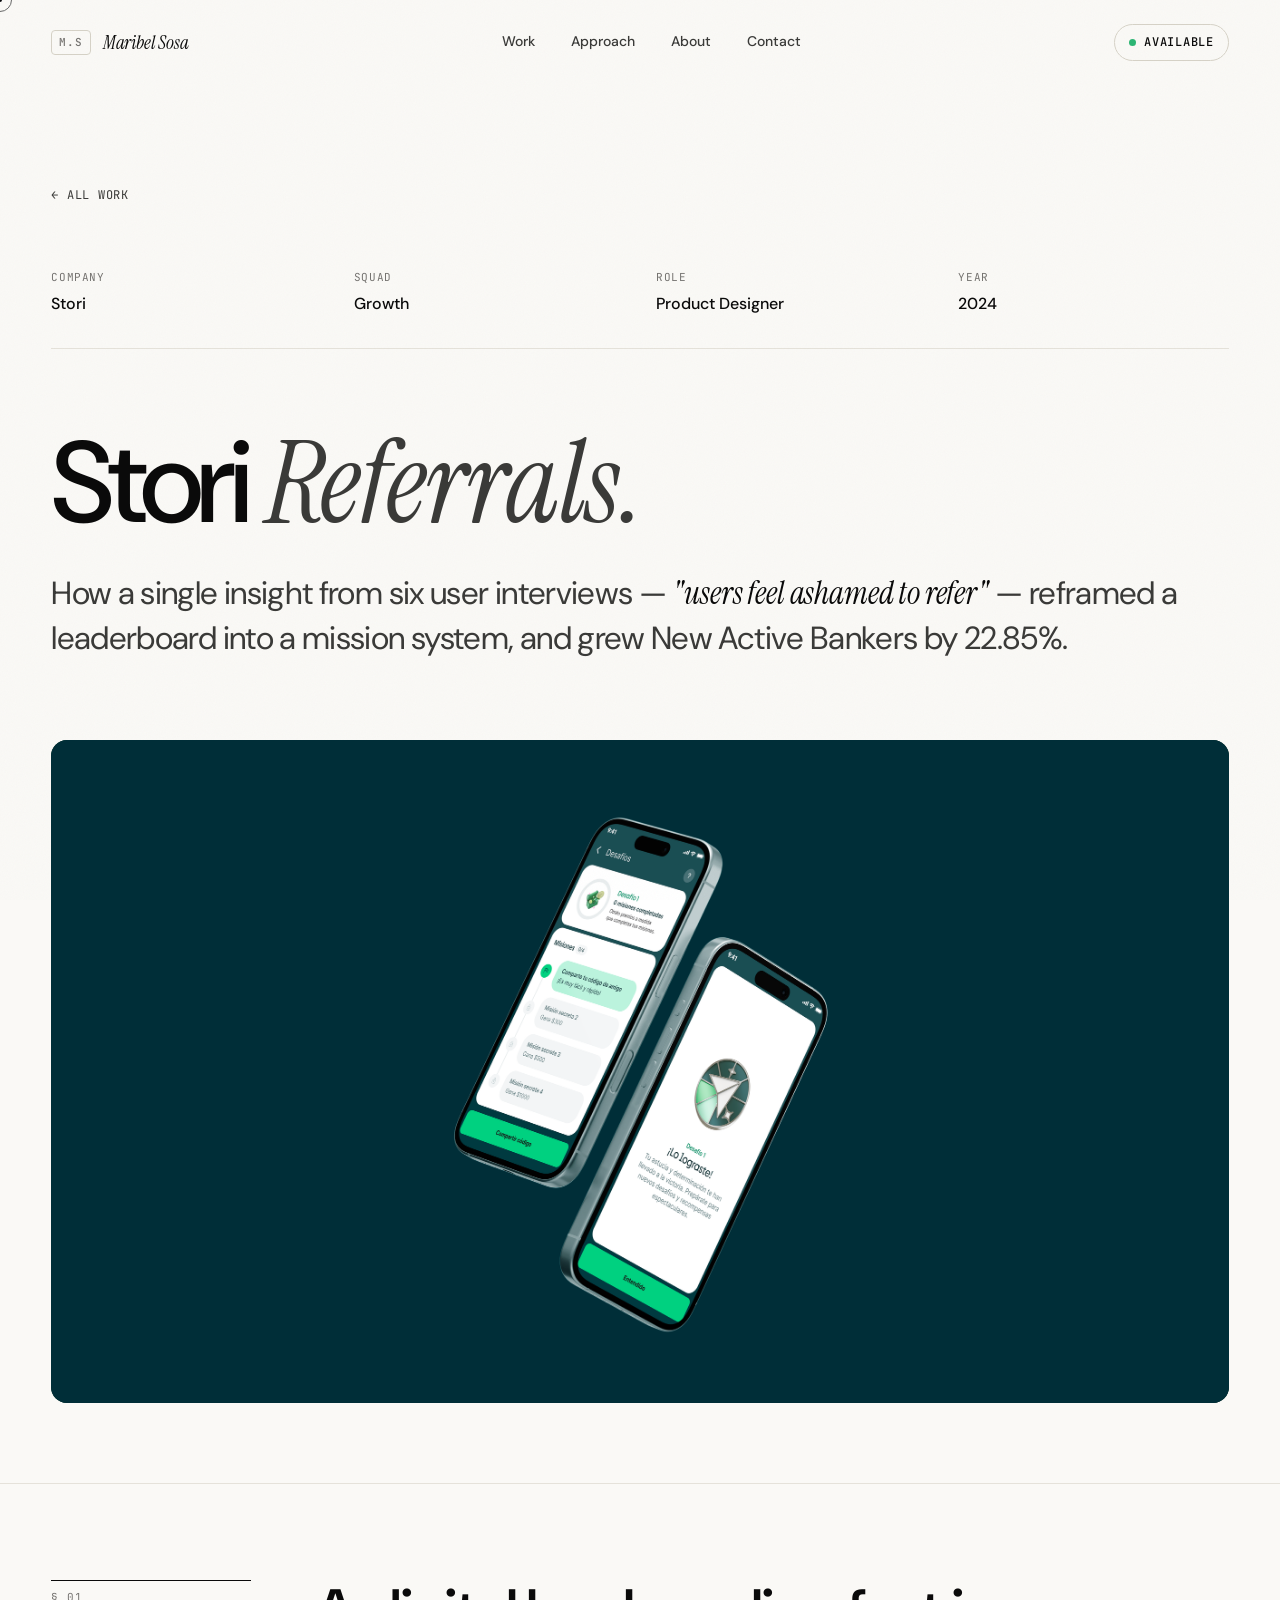
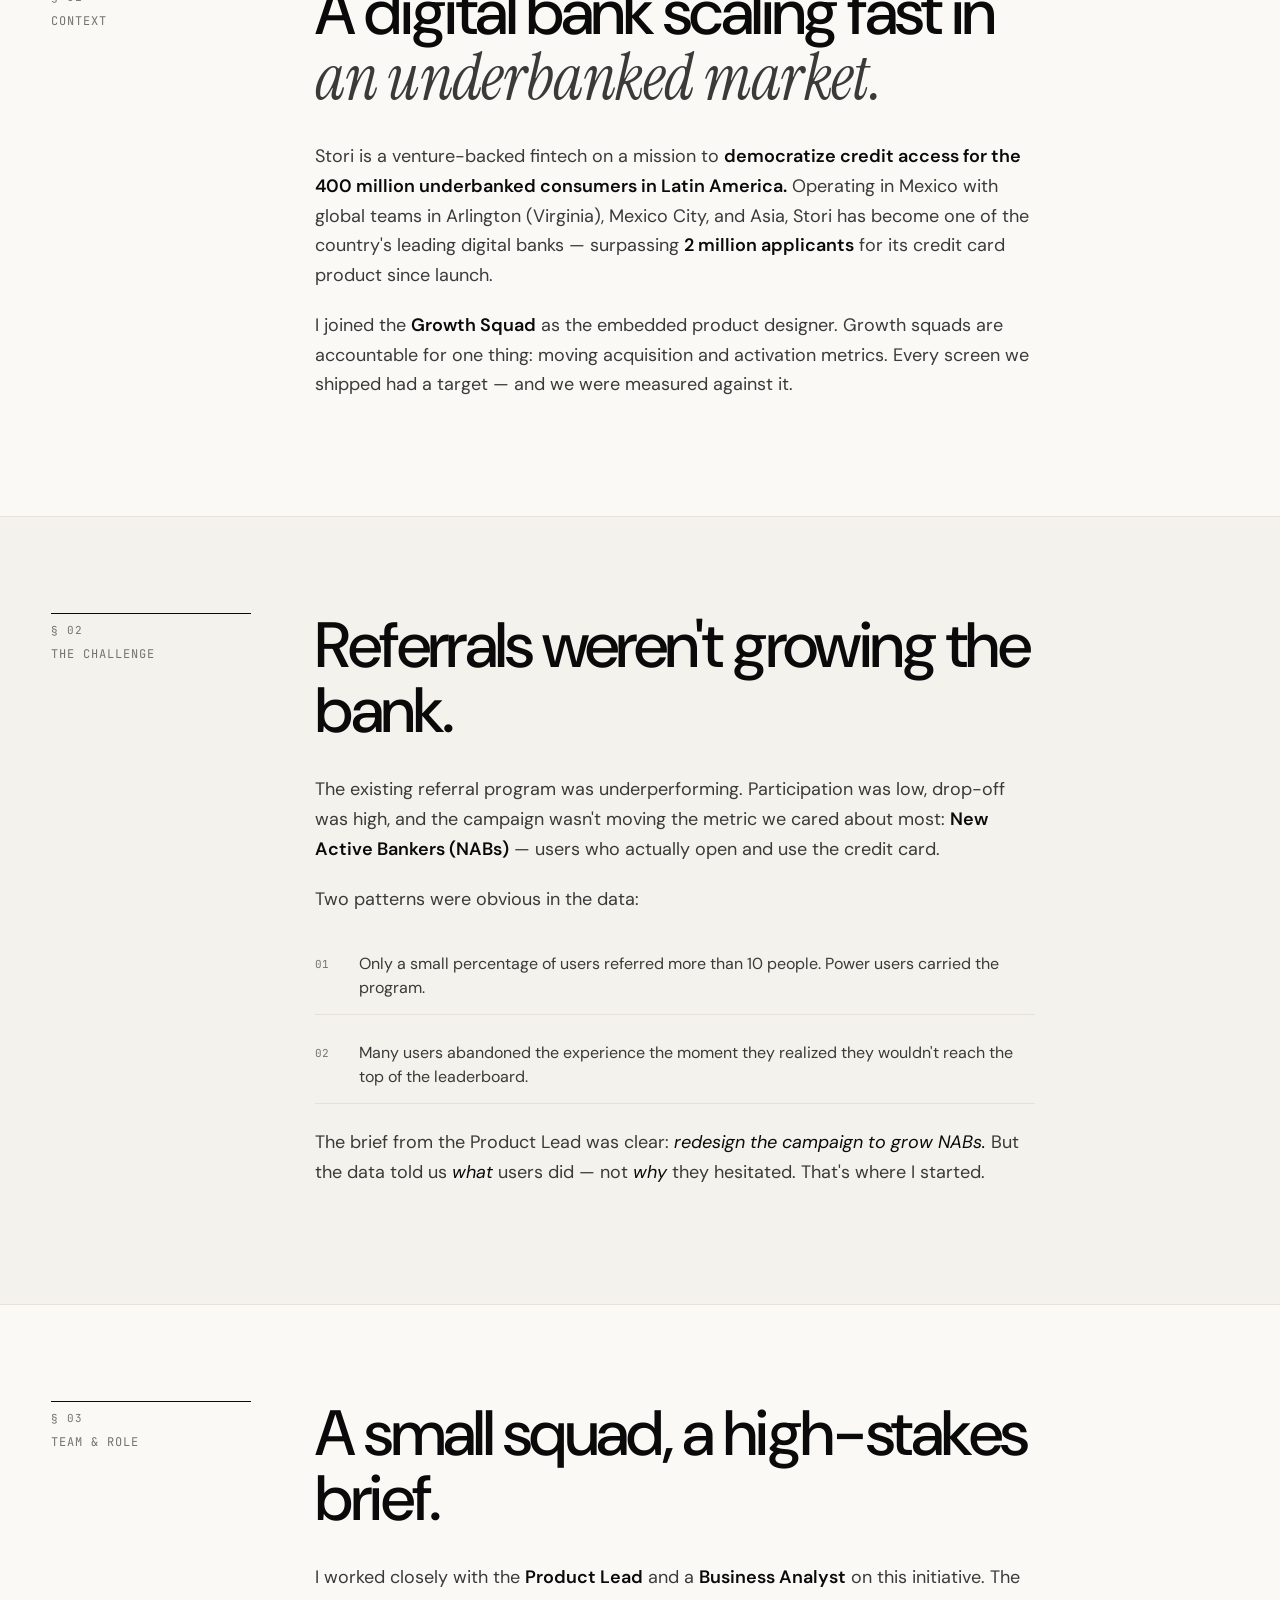
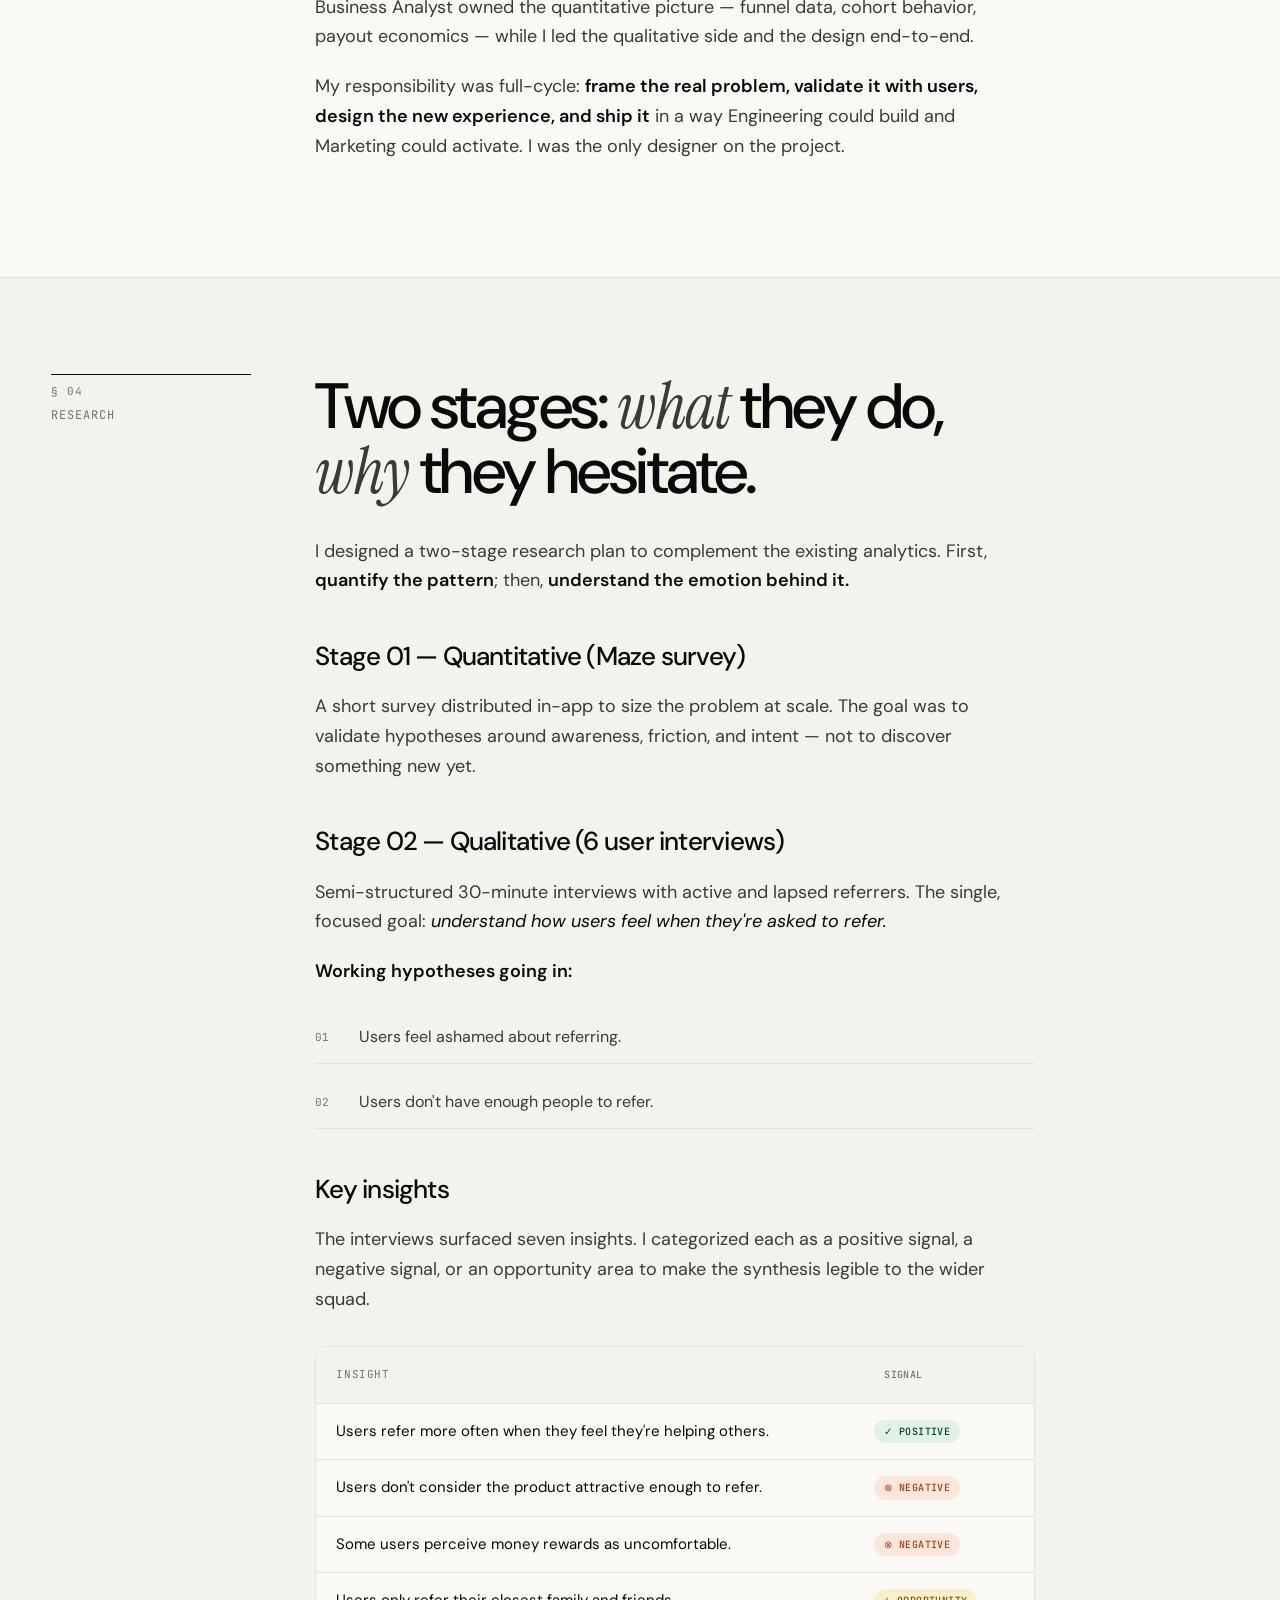
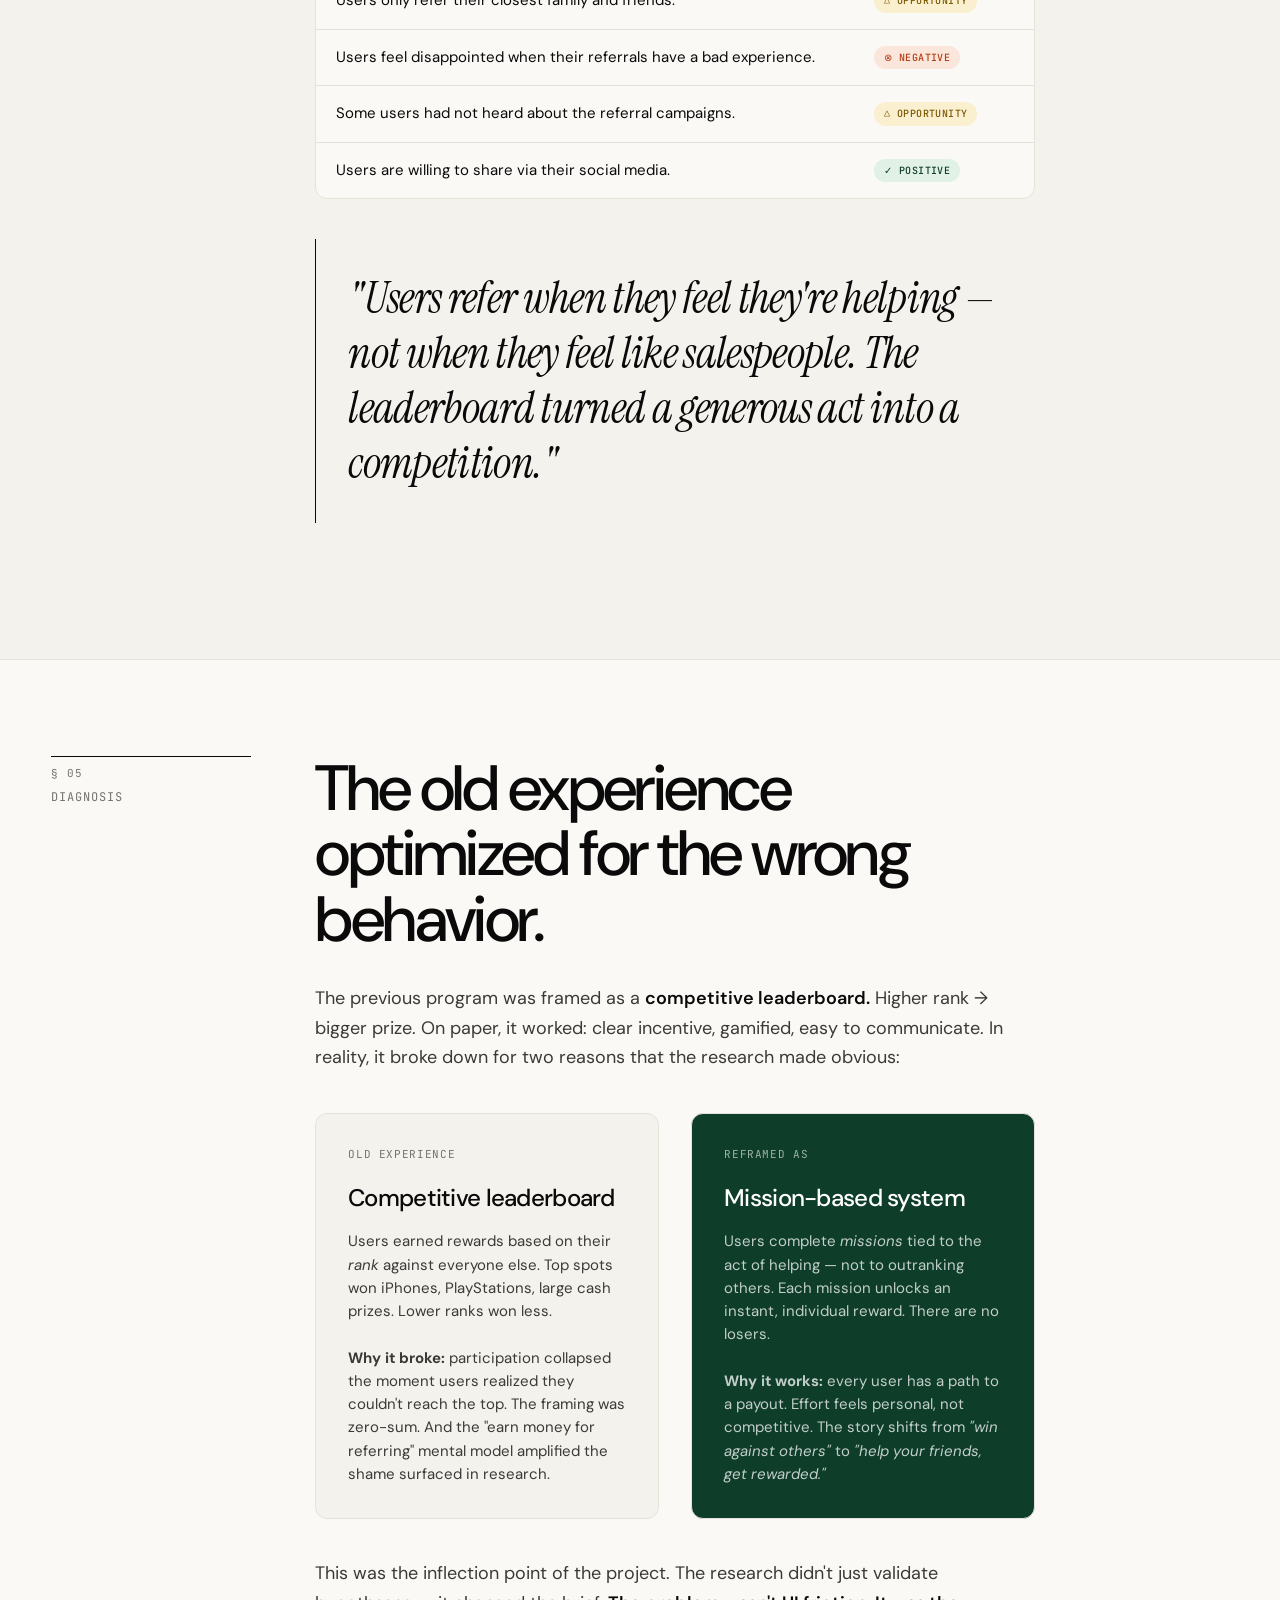
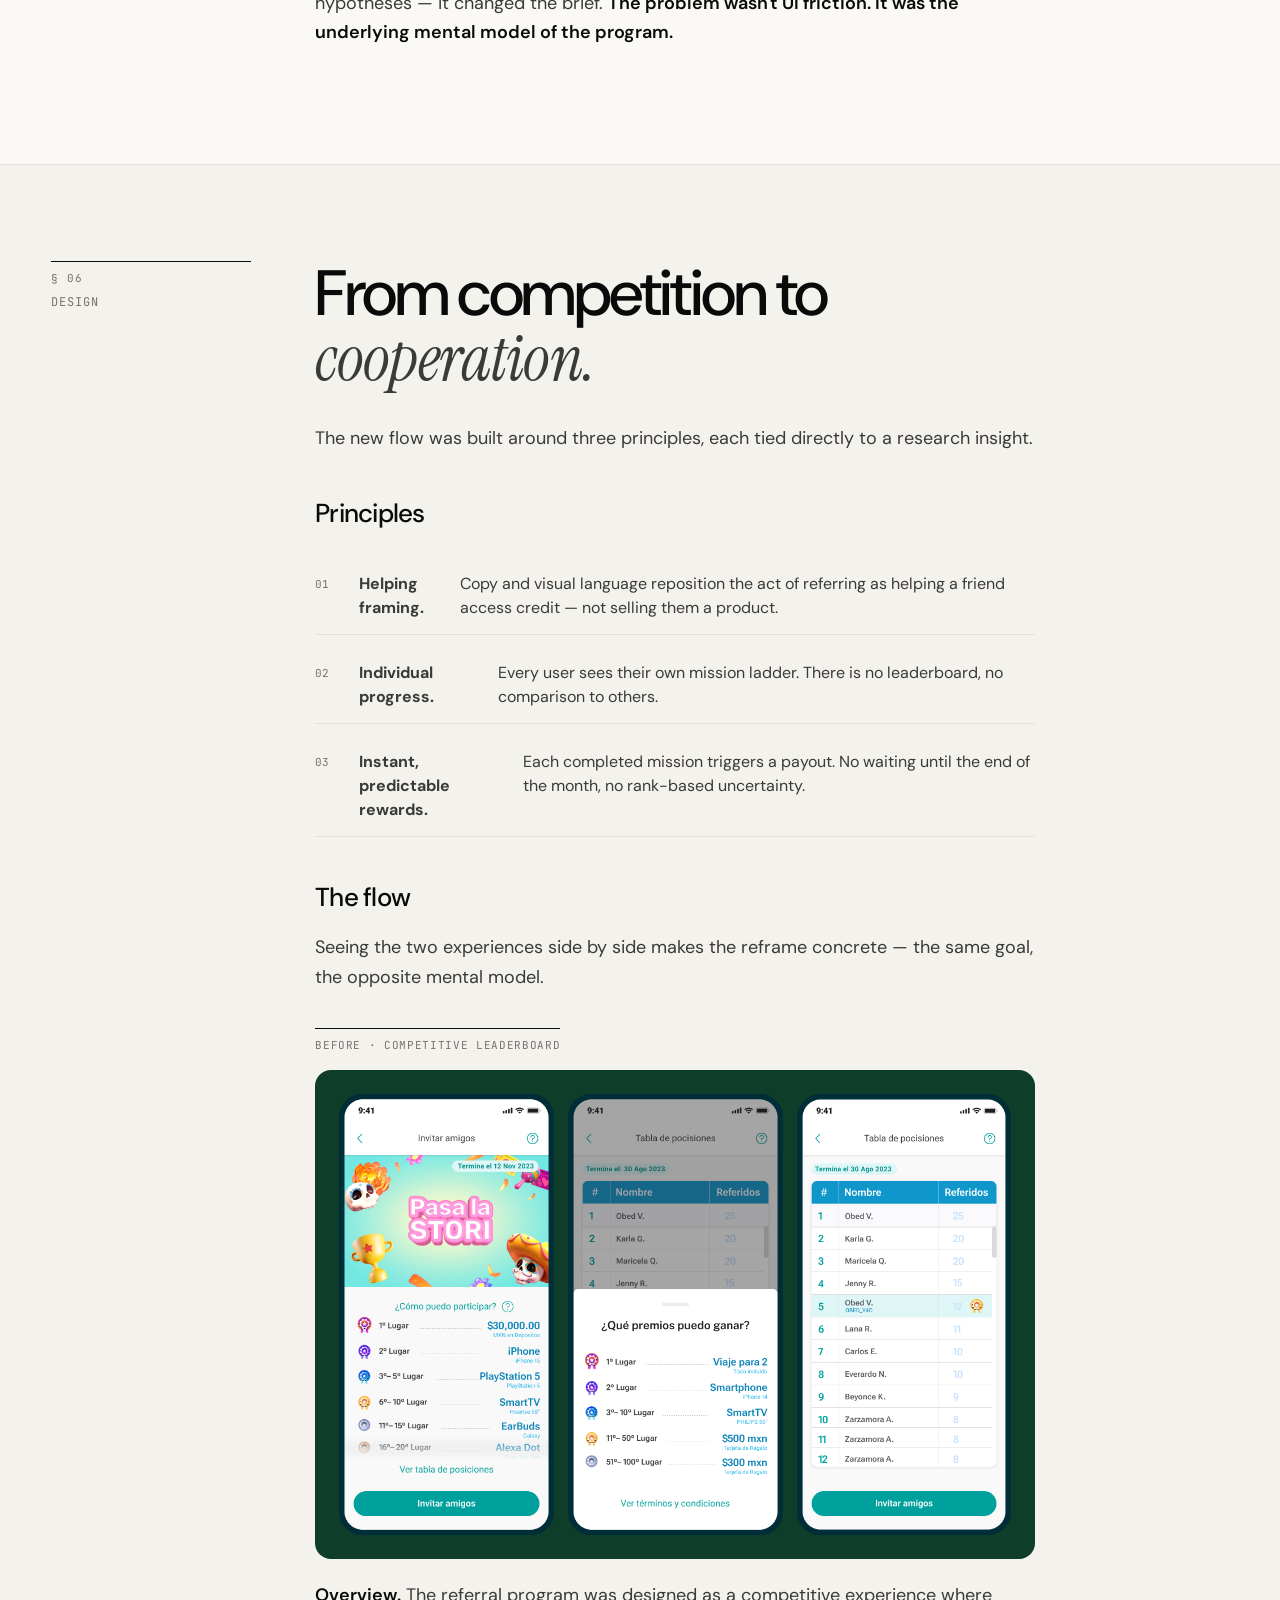
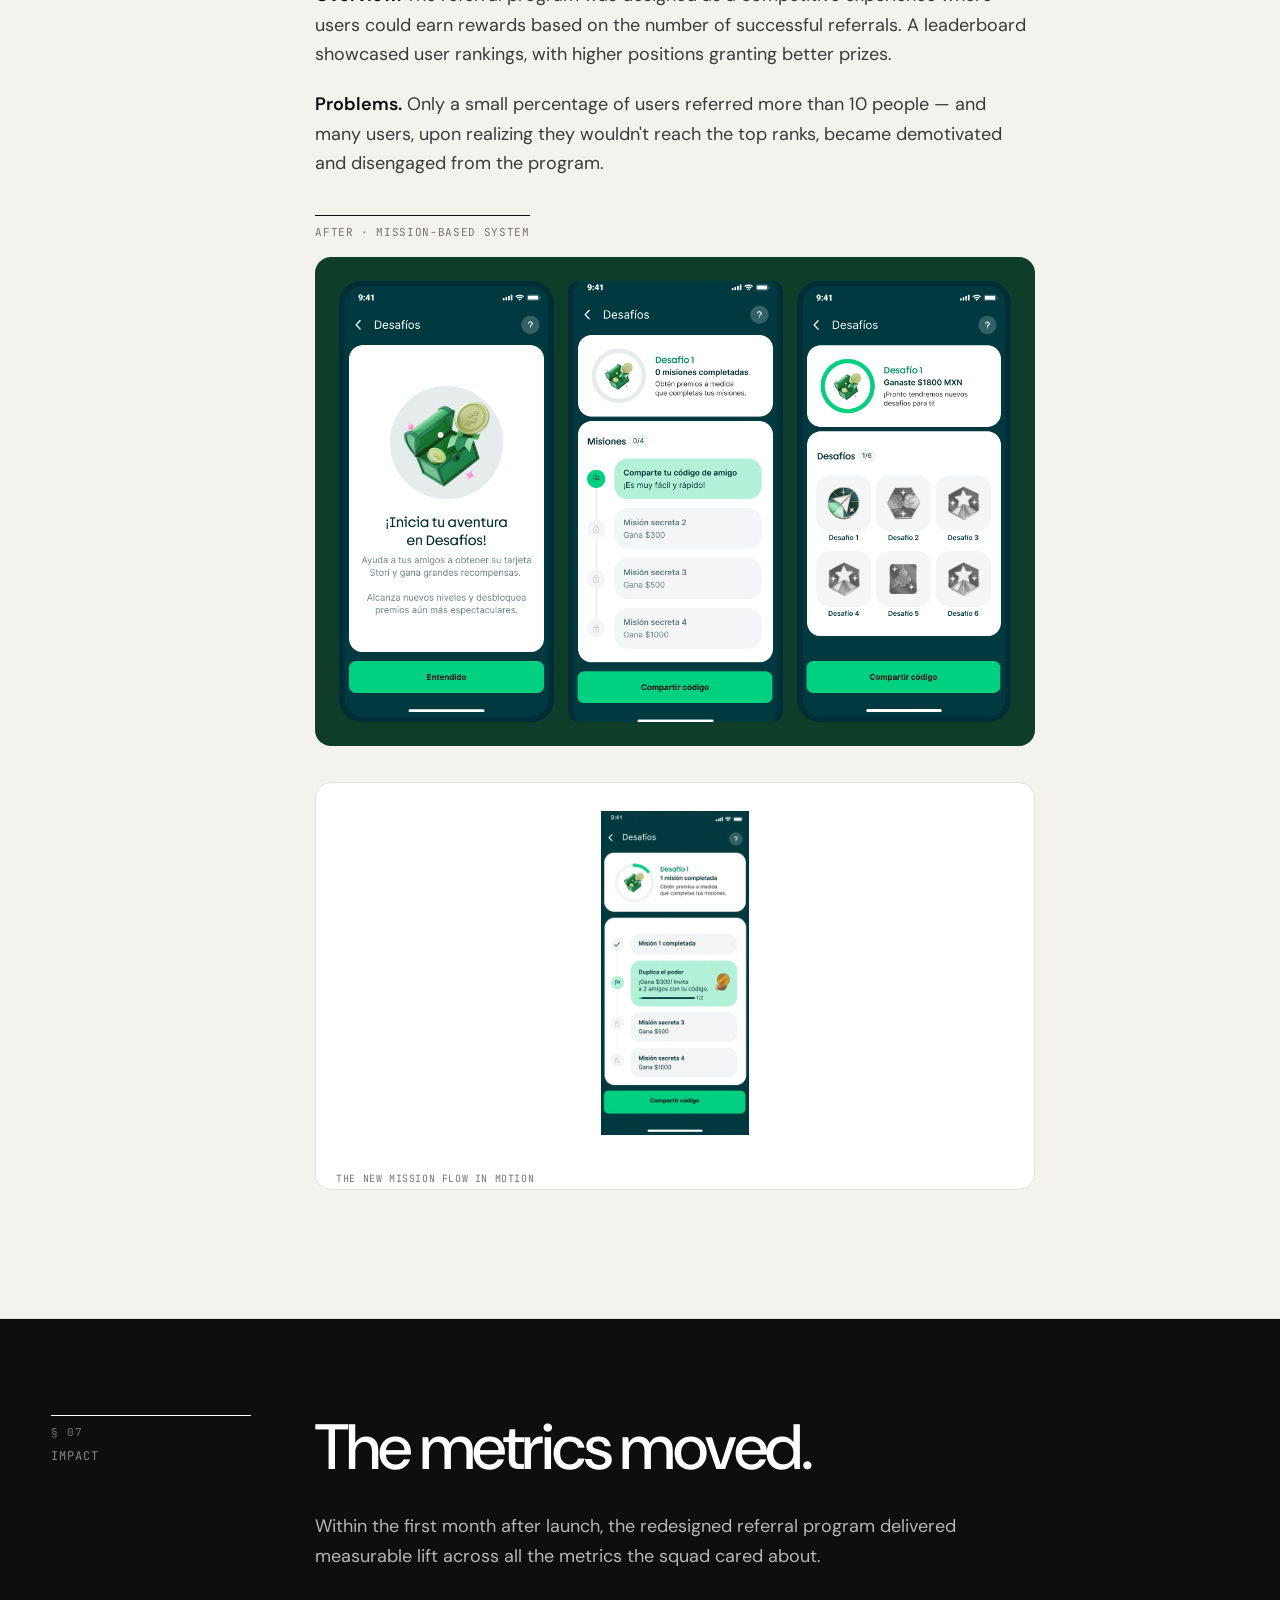
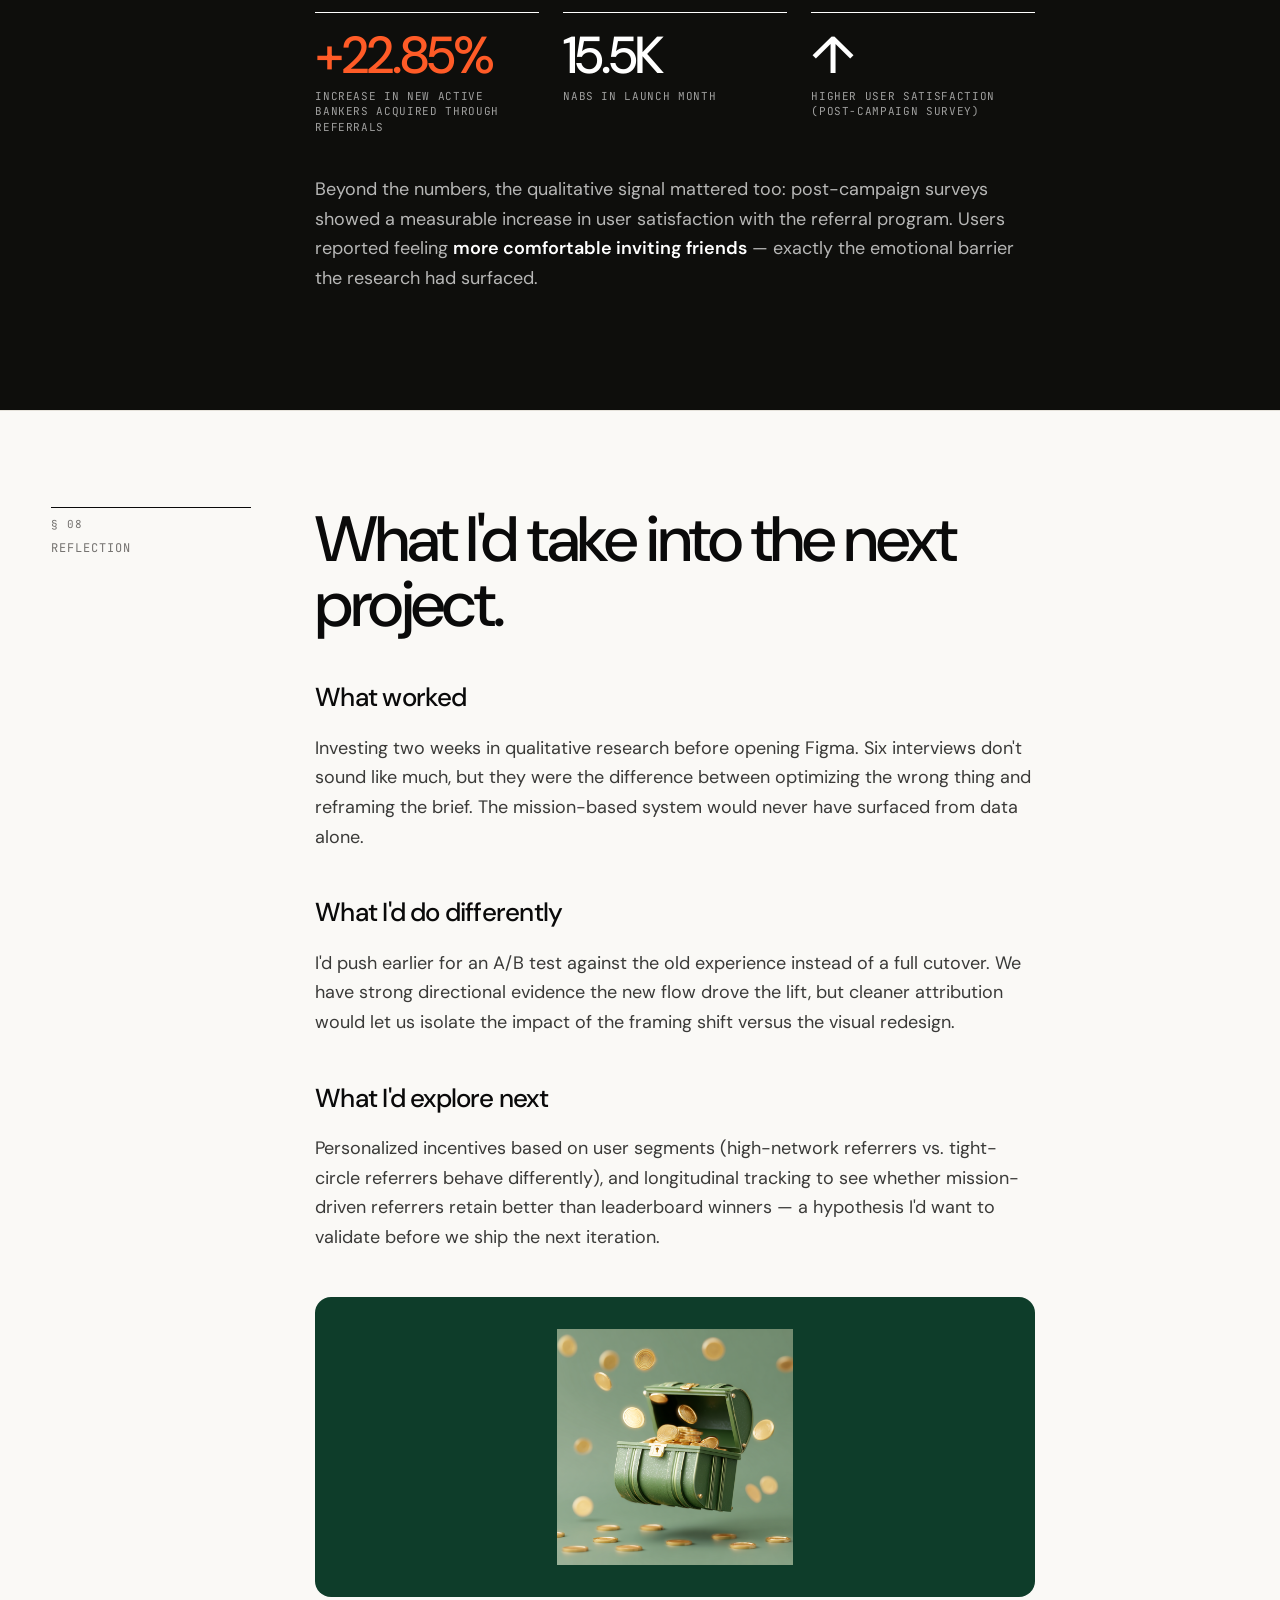
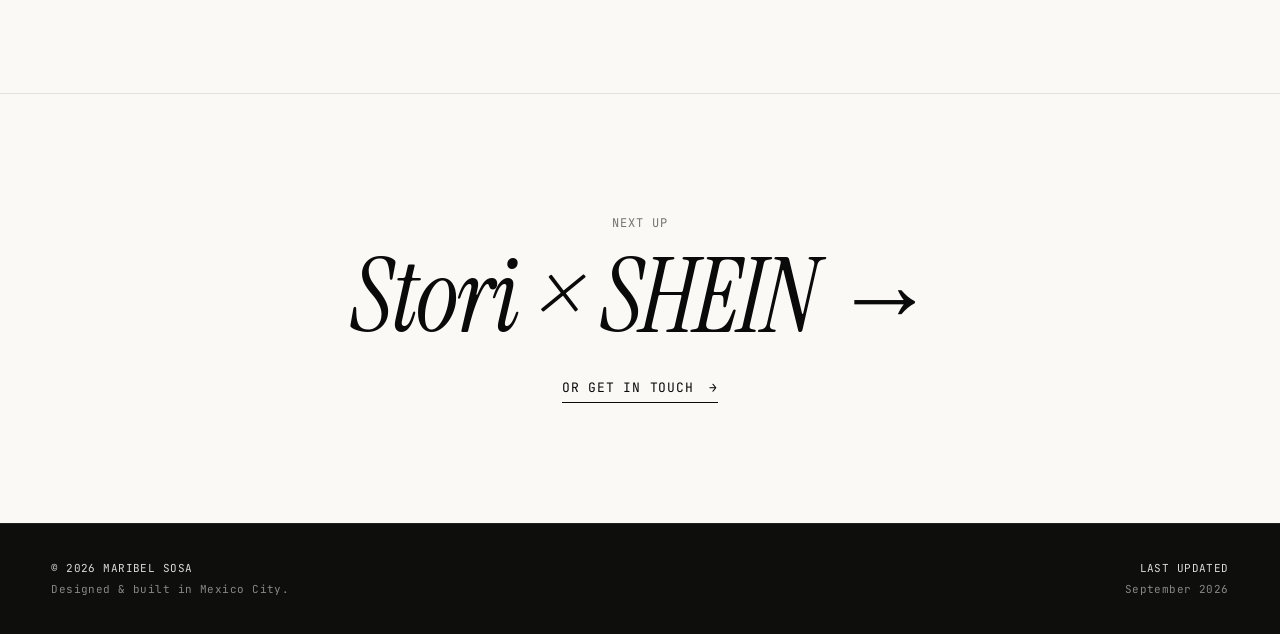
<file: maribel-portfolio/stori.html>
<!DOCTYPE html>
<html lang="en">
<head>
  <meta charset="UTF-8" />
  <meta name="viewport" content="width=device-width, initial-scale=1.0" />
  <title>Stori Referrals — Maribel Sosa</title>
  <link rel="icon" type="image/svg+xml" href="favicon.svg" />
  <meta name="description" content="A research-driven redesign of Stori's referral program. Reframed from competitive leaderboard to mission-based experience, driving +22.85% growth in New Active Bankers." />

  <link rel="preconnect" href="https://fonts.googleapis.com" />
  <link rel="preconnect" href="https://fonts.gstatic.com" crossorigin />
  <link href="https://fonts.googleapis.com/css2?family=DM+Sans:opsz,wght@9..40,400;9..40,500;9..40,600&family=Instrument+Serif:ital@0;1&family=JetBrains+Mono:wght@400;500&display=swap" rel="stylesheet" />

  <link rel="stylesheet" href="styles.css" />
</head>
<body>
  <!-- Custom cursor -->
  <div class="cursor" aria-hidden="true"></div>
  <div class="cursor-trail" aria-hidden="true"></div>

  <!-- Top navigation -->
  <header class="nav" id="nav">
    <div class="nav__inner">
      <a href="index.html" class="nav__brand" aria-label="Maribel Sosa, home">
        <span class="nav__brand-mark">M.S</span>
        <span class="nav__brand-name">Maribel Sosa</span>
      </a>
      <nav class="nav__menu" aria-label="Primary">
        <a href="index.html#work" class="nav__link" data-link>Work</a>
        <a href="index.html#approach" class="nav__link" data-link>Approach</a>
        <a href="index.html#about" class="nav__link" data-link>About</a>
        <a href="index.html#contact" class="nav__link" data-link>Contact</a>
      </nav>
      <a href="index.html#contact" class="nav__cta" data-link>
        <span class="status-dot" aria-hidden="true"></span>
        Available
      </a>
    </div>
  </header>

  <main>
    <!-- HERO -->
    <section class="case-hero">
      <div class="case-hero__inner">
        <a href="index.html" class="case-back" data-link>
          <span class="arrow">←</span>
          <span>All work</span>
        </a>

        <div class="case-meta">
          <div class="case-meta__item">
            <span class="case-meta__label">Company</span>
            <span class="case-meta__value">Stori</span>
          </div>
          <div class="case-meta__item">
            <span class="case-meta__label">Squad</span>
            <span class="case-meta__value">Growth</span>
          </div>
          <div class="case-meta__item">
            <span class="case-meta__label">Role</span>
            <span class="case-meta__value">Product Designer</span>
          </div>
          <div class="case-meta__item">
            <span class="case-meta__label">Year</span>
            <span class="case-meta__value">2024</span>
          </div>
        </div>

        <h1 class="case-title">
          Stori <em>Referrals.</em>
        </h1>

        <p class="case-lede">
          How a single insight from six user interviews — <em>"users feel ashamed to refer"</em> — reframed a leaderboard into a mission system, and grew New Active Bankers by 22.85%.
        </p>

        <div class="case-cover">
          <div class="media-img" style="background-image: url('assets/stori/cover.png')" role="img" aria-label="Two phones showing the Stori Referrals experience — the mission list screen and the achievement screen"></div>
        </div>
      </div>
    </section>

    <!-- CONTEXT -->
    <section class="case-section">
      <div class="case-section__inner case-grid reveal">
        <div class="case-grid__label">
          <span class="case-grid__label-num">§ 01</span>
          <span>Context</span>
        </div>
        <div class="case-grid__content">
          <h2 class="case-h2">A digital bank scaling fast in <em>an underbanked market.</em></h2>
          <p class="case-p">
            Stori is a venture-backed fintech on a mission to <strong>democratize credit access for the 400 million underbanked consumers in Latin America.</strong> Operating in Mexico with global teams in Arlington (Virginia), Mexico City, and Asia, Stori has become one of the country's leading digital banks — surpassing <strong>2 million applicants</strong> for its credit card product since launch.
          </p>
          <p class="case-p">
            I joined the <strong>Growth Squad</strong> as the embedded product designer. Growth squads are accountable for one thing: moving acquisition and activation metrics. Every screen we shipped had a target — and we were measured against it.
          </p>
        </div>
      </div>
    </section>

    <!-- CHALLENGE -->
    <section class="case-section case-section--alt">
      <div class="case-section__inner case-grid reveal">
        <div class="case-grid__label">
          <span class="case-grid__label-num">§ 02</span>
          <span>The challenge</span>
        </div>
        <div class="case-grid__content">
          <h2 class="case-h2">Referrals weren't growing the bank.</h2>
          <p class="case-p">
            The existing referral program was underperforming. Participation was low, drop-off was high, and the campaign wasn't moving the metric we cared about most: <strong>New Active Bankers (NABs)</strong> — users who actually open and use the credit card.
          </p>
          <p class="case-p">
            Two patterns were obvious in the data:
          </p>
          <ol class="case-list">
            <li>Only a small percentage of users referred more than 10 people. Power users carried the program.</li>
            <li>Many users abandoned the experience the moment they realized they wouldn't reach the top of the leaderboard.</li>
          </ol>
          <p class="case-p">
            The brief from the Product Lead was clear: <em>redesign the campaign to grow NABs.</em> But the data told us <em>what</em> users did — not <em>why</em> they hesitated. That's where I started.
          </p>
        </div>
      </div>
    </section>

    <!-- TEAM -->
    <section class="case-section">
      <div class="case-section__inner case-grid reveal">
        <div class="case-grid__label">
          <span class="case-grid__label-num">§ 03</span>
          <span>Team & role</span>
        </div>
        <div class="case-grid__content">
          <h2 class="case-h2">A small squad, a high-stakes brief.</h2>
          <p class="case-p">
            I worked closely with the <strong>Product Lead</strong> and a <strong>Business Analyst</strong> on this initiative. The Business Analyst owned the quantitative picture — funnel data, cohort behavior, payout economics — while I led the qualitative side and the design end-to-end.
          </p>
          <p class="case-p">
            My responsibility was full-cycle: <strong>frame the real problem, validate it with users, design the new experience, and ship it</strong> in a way Engineering could build and Marketing could activate. I was the only designer on the project.
          </p>
        </div>
      </div>
    </section>

    <!-- RESEARCH -->
    <section class="case-section case-section--alt">
      <div class="case-section__inner case-grid reveal">
        <div class="case-grid__label">
          <span class="case-grid__label-num">§ 04</span>
          <span>Research</span>
        </div>
        <div class="case-grid__content">
          <h2 class="case-h2">Two stages: <em>what</em> they do, <em>why</em> they hesitate.</h2>
          <p class="case-p">
            I designed a two-stage research plan to complement the existing analytics. First, <strong>quantify the pattern</strong>; then, <strong>understand the emotion behind it.</strong>
          </p>

          <h3 class="case-h3">Stage 01 — Quantitative (Maze survey)</h3>
          <p class="case-p">
            A short survey distributed in-app to size the problem at scale. The goal was to validate hypotheses around awareness, friction, and intent — not to discover something new yet.
          </p>

          <h3 class="case-h3">Stage 02 — Qualitative (6 user interviews)</h3>
          <p class="case-p">
            Semi-structured 30-minute interviews with active and lapsed referrers. The single, focused goal: <em>understand how users feel when they're asked to refer.</em>
          </p>

          <p class="case-p"><strong>Working hypotheses going in:</strong></p>
          <ol class="case-list">
            <li>Users feel ashamed about referring.</li>
            <li>Users don't have enough people to refer.</li>
          </ol>

          <h3 class="case-h3">Key insights</h3>
          <p class="case-p">
            The interviews surfaced seven insights. I categorized each as a positive signal, a negative signal, or an opportunity area to make the synthesis legible to the wider squad.
          </p>

          <div class="case-insights">
            <div class="case-insights__row case-insights__row--head">
              <span>Insight</span>
              <span class="case-insights__type">Signal</span>
            </div>
            <div class="case-insights__row">
              <span class="case-insights__text">Users refer more often when they feel they're helping others.</span>
              <span class="case-insights__type case-insights__type--positive">✓ Positive</span>
            </div>
            <div class="case-insights__row">
              <span class="case-insights__text">Users don't consider the product attractive enough to refer.</span>
              <span class="case-insights__type case-insights__type--negative">⊗ Negative</span>
            </div>
            <div class="case-insights__row">
              <span class="case-insights__text">Some users perceive money rewards as uncomfortable.</span>
              <span class="case-insights__type case-insights__type--negative">⊗ Negative</span>
            </div>
            <div class="case-insights__row">
              <span class="case-insights__text">Users only refer their closest family and friends.</span>
              <span class="case-insights__type case-insights__type--opportunity">△ Opportunity</span>
            </div>
            <div class="case-insights__row">
              <span class="case-insights__text">Users feel disappointed when their referrals have a bad experience.</span>
              <span class="case-insights__type case-insights__type--negative">⊗ Negative</span>
            </div>
            <div class="case-insights__row">
              <span class="case-insights__text">Some users had not heard about the referral campaigns.</span>
              <span class="case-insights__type case-insights__type--opportunity">△ Opportunity</span>
            </div>
            <div class="case-insights__row">
              <span class="case-insights__text">Users are willing to share via their social media.</span>
              <span class="case-insights__type case-insights__type--positive">✓ Positive</span>
            </div>
          </div>

          <blockquote class="case-pull">
            "Users refer when they feel they're helping — not when they feel like salespeople. The leaderboard turned a generous act into a competition."
          </blockquote>
        </div>
      </div>
    </section>

    <!-- DIAGNOSIS: Old experience -->
    <section class="case-section">
      <div class="case-section__inner case-grid reveal">
        <div class="case-grid__label">
          <span class="case-grid__label-num">§ 05</span>
          <span>Diagnosis</span>
        </div>
        <div class="case-grid__content">
          <h2 class="case-h2">The old experience optimized for the wrong behavior.</h2>
          <p class="case-p">
            The previous program was framed as a <strong>competitive leaderboard.</strong> Higher rank → bigger prize. On paper, it worked: clear incentive, gamified, easy to communicate. In reality, it broke down for two reasons that the research made obvious:
          </p>

          <div class="case-compare">
            <div class="case-compare__item case-compare__item--old">
              <div class="case-compare__label">Old experience</div>
              <h3 class="case-compare__title">Competitive leaderboard</h3>
              <p class="case-compare__body">
                Users earned rewards based on their <em>rank</em> against everyone else. Top spots won iPhones, PlayStations, large cash prizes. Lower ranks won less.
                <br><br>
                <strong>Why it broke:</strong> participation collapsed the moment users realized they couldn't reach the top. The framing was zero-sum. And the "earn money for referring" mental model amplified the shame surfaced in research.
              </p>
            </div>
            <div class="case-compare__item case-compare__item--new">
              <div class="case-compare__label">Reframed as</div>
              <h3 class="case-compare__title">Mission-based system</h3>
              <p class="case-compare__body">
                Users complete <em>missions</em> tied to the act of helping — not to outranking others. Each mission unlocks an instant, individual reward. There are no losers.
                <br><br>
                <strong>Why it works:</strong> every user has a path to a payout. Effort feels personal, not competitive. The story shifts from <em>"win against others"</em> to <em>"help your friends, get rewarded."</em>
              </p>
            </div>
          </div>

          <p class="case-p">
            This was the inflection point of the project. The research didn't just validate hypotheses — it changed the brief. <strong>The problem wasn't UI friction. It was the underlying mental model of the program.</strong>
          </p>
        </div>
      </div>
    </section>

    <!-- SOLUTION: New experience -->
    <section class="case-section case-section--alt">
      <div class="case-section__inner case-grid reveal">
        <div class="case-grid__label">
          <span class="case-grid__label-num">§ 06</span>
          <span>Design</span>
        </div>
        <div class="case-grid__content">
          <h2 class="case-h2">From competition to <em>cooperation.</em></h2>
          <p class="case-p">
            The new flow was built around three principles, each tied directly to a research insight.
          </p>

          <h3 class="case-h3">Principles</h3>
          <ol class="case-list">
            <li><strong>Helping framing.</strong> Copy and visual language reposition the act of referring as helping a friend access credit — not selling them a product.</li>
            <li><strong>Individual progress.</strong> Every user sees their own mission ladder. There is no leaderboard, no comparison to others.</li>
            <li><strong>Instant, predictable rewards.</strong> Each completed mission triggers a payout. No waiting until the end of the month, no rank-based uncertainty.</li>
          </ol>

          <h3 class="case-h3">The flow</h3>
          <p class="case-p">
            Seeing the two experiences side by side makes the reframe concrete — the same goal, the opposite mental model.
          </p>

          <div class="version-block">
            <span class="version-block__label">Before · Competitive leaderboard</span>
            <div class="version-screens">
              <div class="media-img" style="background-image: url('assets/stori/old-01.png')" role="img" aria-label="Old referral dynamic — campaign cover"></div>
              <div class="media-img" style="background-image: url('assets/stori/old-02.png')" role="img" aria-label="Old referral dynamic — leaderboard ranking"></div>
              <div class="media-img" style="background-image: url('assets/stori/old-03.png')" role="img" aria-label="Old referral dynamic — prizes by rank"></div>
            </div>
            <div class="version-block__text">
              <p class="case-p">
                <strong>Overview.</strong> The referral program was designed as a competitive experience where users could earn rewards based on the number of successful referrals. A leaderboard showcased user rankings, with higher positions granting better prizes.
              </p>
              <p class="case-p">
                <strong>Problems.</strong> Only a small percentage of users referred more than 10 people — and many users, upon realizing they wouldn't reach the top ranks, became demotivated and disengaged from the program.
              </p>
            </div>
          </div>

          <div class="version-block">
            <span class="version-block__label">After · Mission-based system</span>
            <div class="version-screens">
              <div class="media-img" style="background-image: url('assets/stori/new-01.png')" role="img" aria-label="New referral dynamic — campaign cover"></div>
              <div class="media-img" style="background-image: url('assets/stori/new-02.png')" role="img" aria-label="New referral dynamic — completed missions"></div>
              <div class="media-img" style="background-image: url('assets/stori/new-03.png')" role="img" aria-label="New referral dynamic — prizes and badges earned"></div>
            </div>
          </div>

          <div class="case-media-single case-media-single--light">
            <div class="case-media__frame">
              <div class="media-img media-img--contain" style="background-image: url('assets/stori/missions.gif')" role="img" aria-label="The new mission flow in motion — a stepped mission list with instant rewards"></div>
            </div>
            <span class="case-media__caption">The new mission flow in motion</span>
          </div>
        </div>
      </div>
    </section>

    <!-- IMPACT -->
    <section class="case-section case-results">
      <div class="case-section__inner case-grid reveal">
        <div class="case-grid__label">
          <span class="case-grid__label-num">§ 07</span>
          <span>Impact</span>
        </div>
        <div class="case-grid__content">
          <h2 class="case-h2">The metrics moved.</h2>
          <p class="case-p">
            Within the first month after launch, the redesigned referral program delivered measurable lift across all the metrics the squad cared about.
          </p>

          <div class="case-stats">
            <div class="stat stat--accent">
              <div class="stat__value">+22.85%</div>
              <div class="stat__label">Increase in New Active Bankers acquired through referrals</div>
            </div>
            <div class="stat">
              <div class="stat__value">15.5K</div>
              <div class="stat__label">NABs in launch month</div>
            </div>
            <div class="stat">
              <div class="stat__value">↑</div>
              <div class="stat__label">Higher user satisfaction (post-campaign survey)</div>
            </div>
          </div>

          <p class="case-p">
            Beyond the numbers, the qualitative signal mattered too: post-campaign surveys showed a measurable increase in user satisfaction with the referral program. Users reported feeling <strong>more comfortable inviting friends</strong> — exactly the emotional barrier the research had surfaced.
          </p>
        </div>
      </div>
    </section>

    <!-- REFLECTION -->
    <section class="case-section">
      <div class="case-section__inner case-grid reveal">
        <div class="case-grid__label">
          <span class="case-grid__label-num">§ 08</span>
          <span>Reflection</span>
        </div>
        <div class="case-grid__content">
          <h2 class="case-h2">What I'd take into the next project.</h2>

          <h3 class="case-h3">What worked</h3>
          <p class="case-p">
            Investing two weeks in qualitative research before opening Figma. Six interviews don't sound like much, but they were the difference between optimizing the wrong thing and reframing the brief. The mission-based system would never have surfaced from data alone.
          </p>

          <h3 class="case-h3">What I'd do differently</h3>
          <p class="case-p">
            I'd push earlier for an A/B test against the old experience instead of a full cutover. We have strong directional evidence the new flow drove the lift, but cleaner attribution would let us isolate the impact of the framing shift versus the visual redesign.
          </p>

          <h3 class="case-h3">What I'd explore next</h3>
          <p class="case-p">
            Personalized incentives based on user segments (high-network referrers vs. tight-circle referrers behave differently), and longitudinal tracking to see whether mission-driven referrers retain better than leaderboard winners — a hypothesis I'd want to validate before we ship the next iteration.
          </p>

          <div class="case-closing">
            <div class="media-img media-img--contain" style="background-image: url('assets/stori/reward.png')" role="img" aria-label="The reward — instant, individual payouts that replaced rank-based prizes"></div>
          </div>
        </div>
      </div>
    </section>

    <!-- NEXT -->
    <section class="case-next">
      <div class="case-next__inner">
        <span class="case-next__label">Next up</span>
        <div>
          <a href="shein.html" class="case-next__title" data-link>Stori × SHEIN →</a>
        </div>
        <div>
          <a href="index.html#contact" class="case-next__cta" data-link>
            <span>Or get in touch</span>
            <span class="arrow">→</span>
          </a>
        </div>
      </div>
    </section>
  </main>

  <!-- FOOTER -->
  <footer class="footer">
    <div class="footer__inner">
      <div class="footer__col">
        <span class="footer__label">© 2026 Maribel Sosa</span>
        <span class="footer__sub">Designed & built in Mexico City.</span>
      </div>
      <div class="footer__col footer__col--right">
        <span class="footer__label">Last updated</span>
        <span class="footer__sub">September 2026</span>
      </div>
    </div>
  </footer>

  <script src="script.js"></script>
</body>
</html>
</file>
<file: maribel-portfolio/styles.css>
/* =============================================================
   Maribel Sosa — Portfolio
   Design system: Editorial minimalism + Product sophistication
   ============================================================= */

/* -------- Reset & base -------- */
*, *::before, *::after {
  box-sizing: border-box;
  margin: 0;
  padding: 0;
}

html {
  scroll-behavior: smooth;
  -webkit-font-smoothing: antialiased;
  -moz-osx-font-smoothing: grayscale;
}

body {
  font-family: var(--font-sans);
  font-size: 17px;
  line-height: 1.55;
  color: var(--ink);
  background: var(--bg);
  overflow-x: hidden;
  cursor: none;
}

img, svg { display: block; max-width: 100%; }
button { font: inherit; cursor: pointer; border: none; background: none; }
a { color: inherit; text-decoration: none; }
em, i { font-style: italic; }
ul { list-style: none; }

/* -------- Tokens -------- */
:root {
  /* Color */
  --bg: #FAF9F6;
  --bg-elevated: #F4F2EC;
  --bg-inverse: #0E0E0C;
  --ink: #0A0A0A;
  --ink-secondary: #3A3A38;
  --ink-muted: #757370;
  --ink-soft: #B8B5AE;
  --border: #E5E2DA;
  --border-strong: #D6D2C7;
  --accent: #FF5B27;
  --green: #2CB674;
  --green-deep: #0E3D2A;

  /* Typography */
  --font-sans: 'DM Sans', -apple-system, BlinkMacSystemFont, 'Segoe UI', sans-serif;
  --font-display: 'DM Sans', -apple-system, BlinkMacSystemFont, sans-serif;
  --font-serif: 'Instrument Serif', 'Times New Roman', Georgia, serif;
  --font-mono: 'JetBrains Mono', ui-monospace, 'SF Mono', Menlo, monospace;

  /* Layout */
  --gutter: clamp(20px, 4vw, 64px);
  --max-width: 1440px;
  --content-width: 1200px;
  --reading-width: 720px;

  /* Motion */
  --ease-out: cubic-bezier(0.22, 1, 0.36, 1);
  --ease-in-out: cubic-bezier(0.65, 0, 0.35, 1);
  --duration-fast: 240ms;
  --duration-base: 480ms;
  --duration-slow: 800ms;
}

/* -------- Selection -------- */
::selection {
  background: var(--ink);
  color: var(--bg);
}

/* -------- Grain texture (frontend-design skill test) -------- */
body::before {
  content: "";
  position: fixed;
  inset: 0;
  z-index: 9990;
  pointer-events: none;
  opacity: 0.035;
  mix-blend-mode: multiply;
  background-image: url("data:image/svg+xml,%3Csvg xmlns='http://www.w3.org/2000/svg' width='200' height='200'%3E%3Cfilter id='n'%3E%3CfeTurbulence type='fractalNoise' baseFrequency='0.9' numOctaves='2' stitchTiles='stitch'/%3E%3C/filter%3E%3Crect width='100%25' height='100%25' filter='url(%23n)'/%3E%3C/svg%3E");
  background-repeat: repeat;
}

/* -------- Custom cursor -------- */
.cursor, .cursor-trail {
  position: fixed;
  top: 0;
  left: 0;
  pointer-events: none;
  z-index: 9999;
  border-radius: 50%;
  transition: transform 60ms linear, width 200ms var(--ease-out), height 200ms var(--ease-out), opacity 200ms;
  mix-blend-mode: difference;
}
.cursor {
  width: 4px;
  height: 4px;
  background: #fff;
  transform: translate(-50%, -50%);
}
.cursor-trail {
  width: 24px;
  height: 24px;
  border: 1px solid #fff;
  transform: translate(-50%, -50%);
  opacity: 0.6;
}
.cursor.is-hover { width: 9px; height: 9px; }
.cursor-trail.is-hover { width: 43px; height: 43px; opacity: 0.9; }
.cursor.is-hidden, .cursor-trail.is-hidden { opacity: 0; }

@media (hover: none), (max-width: 900px) {
  .cursor, .cursor-trail { display: none; }
  body { cursor: auto; }
}

/* -------- Typography utilities -------- */
.display {
  font-family: var(--font-display);
  font-weight: 500;
  letter-spacing: -0.04em;
  line-height: 0.98;
}

/* Serif italic as accent — used inside <em> in display headlines */
.hero__word em,
.section-head__title em,
.case-title em,
.case-h2 em,
.contact__headline em,
.case-next__title,
.case-pull,
.about__paragraph strong {
  font-family: var(--font-serif);
  font-style: italic;
  font-weight: 400;
  letter-spacing: -0.01em;
}

.eyebrow {
  display: inline-flex;
  align-items: center;
  gap: 10px;
  font-family: var(--font-mono);
  font-size: 12px;
  font-weight: 500;
  text-transform: uppercase;
  letter-spacing: 0.08em;
  color: var(--ink-secondary);
}
.eyebrow--inverse {
  color: rgba(255,255,255,0.85);
}
.eyebrow__dot {
  display: inline-block;
  width: 6px;
  height: 6px;
  border-radius: 50%;
  background: var(--ink);
  position: relative;
}
.eyebrow__dot::after {
  content: '';
  position: absolute;
  inset: -4px;
  border: 1px solid var(--ink);
  border-radius: 50%;
  opacity: 0.3;
  animation: pulse 2.4s ease-in-out infinite;
}
.eyebrow__dot--green { background: var(--green); }
.eyebrow__dot--green::after { border-color: var(--green); }

@keyframes pulse {
  0%, 100% { transform: scale(1); opacity: 0.3; }
  50% { transform: scale(1.6); opacity: 0; }
}

.tag {
  display: inline-block;
  padding: 6px 12px;
  border: 1px solid var(--border-strong);
  border-radius: 999px;
  font-family: var(--font-mono);
  font-size: 11px;
  font-weight: 500;
  letter-spacing: 0.04em;
  text-transform: uppercase;
  color: var(--ink-secondary);
  background: transparent;
}
.tag--ghost {
  border-style: dashed;
  color: var(--ink-muted);
}

/* =============================================================
   NAV
   ============================================================= */
.nav {
  position: fixed;
  top: 0;
  left: 0;
  right: 0;
  z-index: 100;
  padding: 24px var(--gutter);
  transition: background var(--duration-base) var(--ease-out), backdrop-filter var(--duration-base);
}
.nav.is-scrolled {
  background: rgba(250, 249, 246, 0.78);
  backdrop-filter: blur(16px);
  -webkit-backdrop-filter: blur(16px);
  border-bottom: 1px solid var(--border);
}
.nav__inner {
  max-width: var(--max-width);
  margin: 0 auto;
  display: flex;
  align-items: center;
  justify-content: space-between;
  gap: 32px;
}
.nav__brand {
  display: inline-flex;
  align-items: center;
  gap: 12px;
  font-family: var(--font-display);
  font-size: 17px;
  font-weight: 500;
  letter-spacing: -0.02em;
}
.nav__brand-mark {
  font-family: var(--font-mono);
  font-size: 11px;
  letter-spacing: 0.08em;
  color: var(--ink-muted);
  border: 1px solid var(--border-strong);
  padding: 3px 7px;
  border-radius: 4px;
  font-weight: 500;
}
.nav__brand-name {
  font-family: var(--font-serif);
  font-style: italic;
  font-weight: 400;
  font-size: 19px;
  letter-spacing: -0.01em;
}
.nav__menu {
  display: flex;
  gap: 36px;
}
.nav__link {
  font-family: var(--font-sans);
  font-size: 14px;
  font-weight: 500;
  color: var(--ink-secondary);
  position: relative;
  transition: color var(--duration-fast);
}
.nav__link::after {
  content: '';
  position: absolute;
  left: 0;
  right: 0;
  bottom: -4px;
  height: 1px;
  background: var(--ink);
  transform: scaleX(0);
  transform-origin: left;
  transition: transform var(--duration-base) var(--ease-out);
}
.nav__link:hover { color: var(--ink); }
.nav__link:hover::after { transform: scaleX(1); }

.nav__cta {
  display: inline-flex;
  align-items: center;
  gap: 8px;
  padding: 8px 14px;
  border: 1px solid var(--border-strong);
  border-radius: 999px;
  font-family: var(--font-mono);
  font-size: 12px;
  font-weight: 500;
  text-transform: uppercase;
  letter-spacing: 0.06em;
  color: var(--ink);
  transition: background var(--duration-fast), border-color var(--duration-fast);
}
.nav__cta:hover {
  background: var(--ink);
  color: var(--bg);
  border-color: var(--ink);
}
.status-dot {
  width: 7px;
  height: 7px;
  border-radius: 50%;
  background: var(--green);
  box-shadow: 0 0 0 0 rgba(44, 182, 116, 0.6);
  animation: status 2s ease-in-out infinite;
}
@keyframes status {
  0%, 100% { box-shadow: 0 0 0 0 rgba(44, 182, 116, 0.6); }
  50% { box-shadow: 0 0 0 6px rgba(44, 182, 116, 0); }
}

@media (max-width: 768px) {
  .nav__menu { display: none; }
}

/* =============================================================
   HERO
   ============================================================= */
.hero {
  min-height: 100vh;
  padding: 160px var(--gutter) 80px;
  display: flex;
  align-items: center;
  position: relative;
}
.hero__grid {
  max-width: var(--max-width);
  width: 100%;
  margin: 0 auto;
  display: grid;
  grid-template-columns: 1fr;
  gap: 64px;
  position: relative;
}
.hero__meta { grid-row: 1; }
.hero__headline {
  font-family: var(--font-display);
  font-weight: 500;
  font-size: clamp(54px, 10.5vw, 168px);
  line-height: 0.94;
  letter-spacing: -0.045em;
  color: var(--ink);
  max-width: 14ch;
}
.hero__line {
  display: block;
  overflow: hidden;
}
.hero__word {
  display: inline-block;
  transform: translateY(110%);
  opacity: 0;
  animation: heroReveal 1100ms var(--ease-out) forwards;
}
.hero__word em { color: var(--ink-secondary); }

.hero__line:nth-child(1) .hero__word { animation-delay: 100ms; }
.hero__line:nth-child(2) .hero__word:nth-child(1) { animation-delay: 200ms; }
.hero__line:nth-child(2) .hero__word:nth-child(2) { animation-delay: 280ms; }
.hero__line:nth-child(3) .hero__word:nth-child(1) { animation-delay: 360ms; }
.hero__line:nth-child(3) .hero__word:nth-child(2) { animation-delay: 440ms; }
.hero__line:nth-child(4) .hero__word:nth-child(1) { animation-delay: 520ms; }
.hero__line:nth-child(4) .hero__word:nth-child(2) { animation-delay: 600ms; }

@keyframes heroReveal {
  to { transform: translateY(0); opacity: 1; }
}

.hero__intro {
  max-width: 56ch;
  margin-left: auto;
  opacity: 0;
  transform: translateY(20px);
  animation: fadeUp 900ms var(--ease-out) 800ms forwards;
}
.hero__intro-text {
  font-size: 19px;
  line-height: 1.6;
  color: var(--ink-secondary);
}
.hero__intro-text strong {
  color: var(--ink);
  font-weight: 600;
}
.hero__intro-text a {
  color: var(--ink);
  border-bottom: 1px solid var(--ink);
  font-weight: 500;
  transition: opacity var(--duration-fast);
}
.hero__intro-text a:hover { opacity: 0.6; }

.hero__footer {
  display: grid;
  grid-template-columns: repeat(3, minmax(0, 1fr));
  gap: 32px;
  border-top: 1px solid var(--border);
  padding-top: 28px;
  opacity: 0;
  animation: fadeUp 900ms var(--ease-out) 1000ms forwards;
}
.hero__footer-item {
  display: flex;
  flex-direction: column;
  gap: 6px;
}
.hero__footer-label {
  font-family: var(--font-mono);
  font-size: 11px;
  letter-spacing: 0.08em;
  text-transform: uppercase;
  color: var(--ink-muted);
}
.hero__footer-value {
  font-family: var(--font-sans);
  font-size: 15px;
  font-weight: 500;
  color: var(--ink);
}

.hero__scroll-indicator {
  position: absolute;
  bottom: -40px;
  right: 0;
  display: flex;
  flex-direction: column;
  align-items: center;
  gap: 12px;
  opacity: 0;
  animation: fadeUp 800ms var(--ease-out) 1300ms forwards;
}
.hero__scroll-line {
  width: 1px;
  height: 60px;
  background: linear-gradient(to bottom, var(--ink) 0%, transparent 100%);
  position: relative;
  overflow: hidden;
}
.hero__scroll-line::after {
  content: '';
  position: absolute;
  inset: 0;
  background: var(--bg);
  transform: translateY(-100%);
  animation: scrollLine 2.4s ease-in-out infinite;
}
@keyframes scrollLine {
  0% { transform: translateY(-100%); }
  100% { transform: translateY(100%); }
}
.hero__scroll-text {
  font-family: var(--font-mono);
  font-size: 10px;
  letter-spacing: 0.1em;
  text-transform: uppercase;
  color: var(--ink-muted);
  writing-mode: vertical-rl;
  transform: rotate(180deg);
}

@keyframes fadeUp {
  to { opacity: 1; transform: translateY(0); }
}

@media (max-width: 768px) {
  .hero__footer { grid-template-columns: 1fr; gap: 16px; }
  .hero__scroll-indicator { display: none; }
}

/* =============================================================
   SECTION HEAD
   ============================================================= */
.section-head {
  max-width: var(--max-width);
  margin: 0 auto 80px;
  padding: 0 var(--gutter);
  display: grid;
  grid-template-columns: 100px 1fr;
  gap: 64px;
  align-items: start;
}
.section-head__index {
  font-family: var(--font-mono);
  font-size: 12px;
  font-weight: 500;
  letter-spacing: 0.06em;
  color: var(--ink-muted);
  padding-top: 14px;
  border-top: 1px solid var(--ink);
  display: inline-block;
}
.section-head__title {
  font-family: var(--font-display);
  font-weight: 500;
  font-size: clamp(44px, 6vw, 88px);
  letter-spacing: -0.04em;
  line-height: 0.98;
  color: var(--ink);
  max-width: 12ch;
}
.section-head__lede {
  grid-column: 2;
  font-size: 18px;
  line-height: 1.55;
  color: var(--ink-secondary);
  max-width: 60ch;
  margin-top: 24px;
}

@media (max-width: 768px) {
  .section-head { grid-template-columns: 1fr; gap: 16px; }
  .section-head__lede { grid-column: 1; }
}

/* =============================================================
   WORK
   ============================================================= */
.work {
  padding: 120px 0;
}
.work__list {
  max-width: var(--max-width);
  margin: 0 auto;
  padding: 0 var(--gutter);
  display: flex;
  flex-direction: column;
}

.project {
  display: grid;
  grid-template-columns: 100px 1fr 1fr;
  gap: 40px 64px;
  padding: 56px 0;
  border-top: 1px solid var(--border);
  position: relative;
  transition: opacity var(--duration-base);
}
.project:last-of-type { border-bottom: 1px solid var(--border); }
.project--placeholder { opacity: 0.55; }

.project__index {
  display: flex;
  flex-direction: column;
  gap: 6px;
}
.project__num {
  font-family: var(--font-mono);
  font-size: 13px;
  font-weight: 500;
  color: var(--ink);
  letter-spacing: 0.04em;
}
.project__year {
  font-family: var(--font-mono);
  font-size: 11px;
  color: var(--ink-muted);
  letter-spacing: 0.06em;
  text-transform: uppercase;
}

.project__content {
  display: flex;
  flex-direction: column;
  gap: 20px;
  max-width: 56ch;
}
.project__meta {
  display: flex;
  flex-wrap: wrap;
  gap: 8px;
}
.project__title {
  font-family: var(--font-display);
  font-weight: 500;
  font-size: clamp(36px, 4.5vw, 64px);
  letter-spacing: -0.035em;
  line-height: 1;
  color: var(--ink);
  transition: transform var(--duration-base) var(--ease-out);
}
.project__title--ghost {
  color: var(--ink-muted);
  font-family: var(--font-serif);
  font-style: italic;
  font-weight: 400;
}
.project__summary {
  font-size: 17px;
  line-height: 1.6;
  color: var(--ink-secondary);
}
.project__summary--ghost { color: var(--ink-muted); }

.project__metrics {
  display: grid;
  grid-template-columns: repeat(3, 1fr);
  gap: 16px;
  margin-top: 12px;
  border-top: 1px solid var(--border);
  padding-top: 24px;
}
.metric {
  display: flex;
  flex-direction: column;
  gap: 4px;
}
.metric__value {
  font-family: var(--font-display);
  font-size: 28px;
  font-weight: 500;
  letter-spacing: -0.03em;
  line-height: 1;
  color: var(--ink);
}
.metric__label {
  font-family: var(--font-mono);
  font-size: 10px;
  letter-spacing: 0.06em;
  text-transform: uppercase;
  color: var(--ink-muted);
  line-height: 1.3;
}

.project__visual {
  align-self: center;
  position: relative;
  transition: transform var(--duration-slow) var(--ease-out);
}
.project__visual-frame {
  aspect-ratio: 4/3;
  background: var(--bg-elevated);
  border-radius: 12px;
  border: 1px solid var(--border);
  overflow: hidden;
  position: relative;
  display: flex;
  align-items: center;
  justify-content: center;
  transition: transform var(--duration-base) var(--ease-out);
}
.project__visual-frame--stori {
  background: linear-gradient(135deg, #0E3D2A 0%, #0a2d1f 100%);
}
.project__visual-frame--ghost {
  background: var(--bg-elevated);
  border-style: dashed;
}

.project:hover .project__visual-frame { transform: scale(1.02); }
.project:hover .project__title { transform: translateX(4px); }

.project__cta {
  grid-column: 2;
  display: inline-flex;
  align-items: center;
  gap: 12px;
  margin-top: 16px;
  font-family: var(--font-mono);
  font-size: 13px;
  font-weight: 500;
  letter-spacing: 0.04em;
  text-transform: uppercase;
  color: var(--ink);
  align-self: start;
}
.project__cta .arrow {
  display: inline-block;
  transition: transform var(--duration-base) var(--ease-out);
}
.project:hover .project__cta .arrow { transform: translateX(8px); }

a.project { display: grid; }

@media (max-width: 1024px) {
  .project { grid-template-columns: 60px 1fr; }
  .project__visual { grid-column: 1 / -1; order: 3; margin-top: 16px; }
  .project__cta { grid-column: 1 / -1; }
  .project__metrics { grid-template-columns: repeat(3, 1fr); }
}
@media (max-width: 600px) {
  .project { grid-template-columns: 1fr; gap: 24px; padding: 40px 0; }
  .project__metrics { grid-template-columns: 1fr 1fr; }
  .project__cta { grid-column: 1; }
}

/* =============================================================
   PHONE MOCKUPS (CSS-only)
   ============================================================= */
.phone-stack {
  position: relative;
  display: flex;
  gap: 16px;
  padding: 32px;
  align-items: center;
  justify-content: center;
  width: 100%;
  height: 100%;
}
.phone {
  width: 140px;
  aspect-ratio: 9 / 19;
  border-radius: 22px;
  background: #fff;
  padding: 8px;
  box-shadow: 0 30px 60px -20px rgba(0,0,0,0.45);
  flex-shrink: 0;
  transform-origin: center;
  transition: transform var(--duration-slow) var(--ease-out);
}
.phone--1 { transform: rotate(-4deg) translateY(-8px); }
.phone--2 { transform: rotate(4deg) translateY(8px); }
.project:hover .phone--1 { transform: rotate(-6deg) translateY(-14px); }
.project:hover .phone--2 { transform: rotate(6deg) translateY(14px); }

.phone__screen {
  width: 100%;
  height: 100%;
  background: #fff;
  border-radius: 16px;
  padding: 12px 8px;
  display: flex;
  flex-direction: column;
  gap: 8px;
  overflow: hidden;
  position: relative;
}
.phone__screen--mission { background: #0E3D2A; }
.phone__screen--medals { background: #0E3D2A; }

.phone__bar {
  display: flex;
  justify-content: center;
  padding: 4px 0;
}
.phone__bar span {
  width: 28px;
  height: 3px;
  background: rgba(255,255,255,0.3);
  border-radius: 2px;
}
.phone__title {
  font-family: var(--font-sans);
  color: #fff;
  font-size: 10px;
  font-weight: 600;
  text-align: center;
  margin-bottom: 4px;
}
.phone__card {
  background: #fff;
  border-radius: 8px;
  padding: 8px;
  display: flex;
  align-items: center;
  gap: 8px;
}
.phone__card--green {
  background: rgba(255,255,255,0.95);
}
.phone__card--dark {
  background: rgba(255,255,255,0.08);
  border: 1px solid rgba(255,255,255,0.15);
}
.phone__icon {
  width: 22px;
  height: 22px;
  border-radius: 50%;
  background: var(--green);
  color: #fff;
  display: flex;
  align-items: center;
  justify-content: center;
  font-size: 12px;
  font-weight: 700;
  flex-shrink: 0;
}
.phone__icon--circle {
  background: var(--green);
  border: 2px solid rgba(255,255,255,0.2);
}
.phone__lines { display: flex; flex-direction: column; gap: 4px; flex: 1; }
.phone__line {
  height: 4px;
  background: var(--ink);
  opacity: 0.85;
  border-radius: 2px;
}
.phone__line--lg { width: 70%; }
.phone__line--sm { width: 45%; height: 3px; opacity: 0.5; }
.phone__line--light { background: #fff; }

.phone__list { display: flex; flex-direction: column; gap: 4px; margin-top: 4px; }
.phone__list-item {
  height: 14px;
  background: rgba(255,255,255,0.08);
  border-radius: 4px;
}
.phone__list-item--active {
  background: rgba(44, 182, 116, 0.25);
  border-left: 2px solid var(--green);
}

.phone__grid {
  display: grid;
  grid-template-columns: repeat(3, 1fr);
  gap: 4px;
  margin-top: 4px;
}
.phone__grid-cell {
  aspect-ratio: 1;
  background: rgba(255,255,255,0.06);
  border-radius: 4px;
}
.phone__grid-cell--won {
  background: rgba(44, 182, 116, 0.4);
  border: 1px solid var(--green);
}

.phone__cta {
  margin-top: auto;
  padding: 6px;
  background: var(--green);
  color: #fff;
  text-align: center;
  border-radius: 16px;
  font-size: 8px;
  font-weight: 600;
}

/* Home screen mockup variant */
.phone__screen--home {
  background: #F1F4F2;
  gap: 7px;
}
.phone__balance {
  background: var(--green-deep);
  border-radius: 9px;
  padding: 9px;
  display: flex;
  flex-direction: column;
  gap: 5px;
}
.phone__balance-label {
  height: 3px;
  width: 34%;
  background: rgba(255,255,255,0.4);
  border-radius: 2px;
}
.phone__balance-amount {
  height: 7px;
  width: 62%;
  background: #fff;
  border-radius: 2px;
}
.phone__actions {
  display: flex;
  gap: 5px;
  justify-content: space-between;
}
.phone__action {
  flex: 1;
  display: flex;
  flex-direction: column;
  align-items: center;
  gap: 4px;
}
.phone__action-dot {
  width: 18px;
  height: 18px;
  border-radius: 50%;
  background: rgba(44,182,116,0.16);
  border: 1px solid rgba(44,182,116,0.45);
}
.phone__action-label {
  height: 2px;
  width: 70%;
  background: rgba(14,61,42,0.25);
  border-radius: 1px;
}
.phone__products {
  display: flex;
  flex-direction: column;
  gap: 5px;
}
.phone__product {
  background: #fff;
  border: 1px solid rgba(14,61,42,0.07);
  border-radius: 7px;
  padding: 7px;
  display: flex;
  align-items: center;
  gap: 6px;
}
.phone__product-icon {
  width: 16px;
  height: 16px;
  border-radius: 5px;
  background: rgba(44,182,116,0.22);
  flex-shrink: 0;
}
.phone__product-lines {
  display: flex;
  flex-direction: column;
  gap: 3px;
  flex: 1;
}
.phone__product-line {
  height: 3px;
  background: rgba(14,61,42,0.5);
  border-radius: 2px;
}
.phone__product-line--sm {
  width: 50%;
  height: 2px;
  background: rgba(14,61,42,0.25);
}
.phone__section-label {
  height: 3px;
  width: 28%;
  background: rgba(14,61,42,0.3);
  border-radius: 2px;
  margin: 2px 0;
}
.phone__product-grid {
  display: grid;
  grid-template-columns: 1fr 1fr;
  gap: 5px;
}
.phone__product-tile {
  background: #fff;
  border: 1px solid rgba(14,61,42,0.07);
  border-radius: 7px;
  padding: 7px;
  display: flex;
  flex-direction: column;
  gap: 4px;
  aspect-ratio: 1.4;
}
.phone__product-tile .phone__product-icon { width: 14px; height: 14px; }

/* Savings / pension screen mockup variant (ProVida) */
.project__visual-frame--provida {
  background: linear-gradient(135deg, #1E3257 0%, #0E1B33 100%);
}
.phone__screen--savings {
  background: #15233F;
}
.phone__savings-card {
  background: rgba(255,255,255,0.07);
  border: 1px solid rgba(255,255,255,0.12);
  border-radius: 9px;
  padding: 9px;
  display: flex;
  flex-direction: column;
  gap: 5px;
}
.phone__savings-label {
  height: 3px;
  width: 42%;
  background: rgba(255,255,255,0.35);
  border-radius: 2px;
}
.phone__savings-amount {
  height: 8px;
  width: 66%;
  background: #fff;
  border-radius: 2px;
}
.phone__chart {
  display: flex;
  align-items: flex-end;
  gap: 4px;
  height: 46px;
  padding: 6px 2px 0;
}
.phone__chart-bar {
  flex: 1;
  background: rgba(255,255,255,0.18);
  border-radius: 2px 2px 0 0;
}
.phone__chart-bar--active {
  background: #5B9BD5;
}
.phone__row {
  display: flex;
  align-items: center;
  gap: 6px;
  padding: 6px;
  background: rgba(255,255,255,0.05);
  border-radius: 6px;
}
.phone__row-icon {
  width: 14px;
  height: 14px;
  border-radius: 4px;
  background: rgba(91,155,213,0.4);
  flex-shrink: 0;
}
.phone__row-lines {
  flex: 1;
  display: flex;
  flex-direction: column;
  gap: 3px;
}
.phone__row-line {
  height: 3px;
  background: rgba(255,255,255,0.5);
  border-radius: 2px;
}
.phone__row-line--sm {
  width: 45%;
  height: 2px;
  background: rgba(255,255,255,0.25);
}

.ghost-grid {
  display: grid;
  grid-template-columns: repeat(3, 1fr);
  gap: 12px;
  padding: 32px;
  width: 100%;
  height: 100%;
}
.ghost-grid--alt { grid-template-columns: repeat(2, 1fr); }
.ghost-grid > div {
  background: var(--border);
  border-radius: 6px;
  opacity: 0.5;
}

/* =============================================================
   APPROACH
   ============================================================= */
.approach {
  padding: 120px 0;
  background: var(--bg-elevated);
}
.approach__grid {
  max-width: var(--max-width);
  margin: 0 auto;
  padding: 0 var(--gutter);
  display: grid;
  grid-template-columns: repeat(3, 1fr);
  gap: 56px;
}
.principle {
  display: flex;
  flex-direction: column;
  gap: 20px;
  border-top: 1px solid var(--ink);
  padding-top: 24px;
}
.principle__num {
  font-family: var(--font-mono);
  font-size: 12px;
  font-weight: 500;
  color: var(--ink-muted);
  letter-spacing: 0.06em;
}
.principle__title {
  font-family: var(--font-display);
  font-weight: 500;
  font-size: 30px;
  line-height: 1.1;
  letter-spacing: -0.035em;
  color: var(--ink);
}
.principle__body {
  font-size: 16px;
  line-height: 1.6;
  color: var(--ink-secondary);
}
.principle__body em {
  font-style: italic;
  color: var(--ink);
  font-weight: 500;
}

@media (max-width: 900px) {
  .approach__grid { grid-template-columns: 1fr; gap: 40px; }
}

/* =============================================================
   ABOUT
   ============================================================= */
.about { padding: 120px 0; }
.about__grid {
  max-width: var(--max-width);
  margin: 0 auto;
  padding: 0 var(--gutter);
  display: grid;
  grid-template-columns: 1.6fr 1fr;
  gap: 80px;
}
.about__lead {
  display: flex;
  flex-direction: column;
  gap: 24px;
}
.about__paragraph {
  font-family: var(--font-display);
  font-weight: 400;
  font-size: clamp(22px, 2.4vw, 32px);
  line-height: 1.4;
  letter-spacing: -0.025em;
  color: var(--ink);
}
.about__paragraph strong {
  font-family: var(--font-serif);
  font-style: italic;
  font-weight: 400;
  color: var(--accent);
  letter-spacing: -0.01em;
}
.about__side {
  display: flex;
  flex-direction: column;
  gap: 32px;
  padding-top: 12px;
}
.about__block {
  border-top: 1px solid var(--ink);
  padding-top: 14px;
}
.about__block-title {
  font-family: var(--font-mono);
  font-size: 11px;
  letter-spacing: 0.08em;
  text-transform: uppercase;
  color: var(--ink-muted);
  font-weight: 500;
  margin-bottom: 14px;
}
.about__list {
  display: flex;
  flex-direction: column;
  gap: 8px;
}
.about__list li {
  font-size: 15px;
  color: var(--ink);
  line-height: 1.5;
}

@media (max-width: 900px) {
  .about__grid { grid-template-columns: 1fr; gap: 48px; }
}

/* =============================================================
   CONTACT
   ============================================================= */
.contact {
  background: var(--bg-inverse);
  color: #fff;
  padding: 140px var(--gutter);
  position: relative;
  overflow: hidden;
}
.contact::before {
  content: '';
  position: absolute;
  top: -50%;
  right: -20%;
  width: 80%;
  height: 200%;
  background: radial-gradient(ellipse at center, rgba(255, 91, 39, 0.10) 0%, transparent 60%);
  pointer-events: none;
}
.contact__inner {
  max-width: 900px;
  margin: 0 auto;
  position: relative;
  display: flex;
  flex-direction: column;
  gap: 28px;
}
.contact__headline {
  font-family: var(--font-display);
  font-weight: 500;
  font-size: clamp(48px, 7vw, 104px);
  line-height: 0.98;
  letter-spacing: -0.045em;
  color: #fff;
  max-width: 16ch;
}
.contact__headline em {
  color: var(--accent);
}
.contact__body {
  font-size: 18px;
  line-height: 1.55;
  color: rgba(255,255,255,0.7);
  max-width: 56ch;
}
.contact__actions {
  display: flex;
  flex-wrap: wrap;
  gap: 12px;
  margin-top: 16px;
}
.btn {
  display: inline-flex;
  align-items: center;
  gap: 10px;
  padding: 16px 22px;
  border-radius: 999px;
  font-family: var(--font-sans);
  font-size: 15px;
  font-weight: 500;
  transition: transform var(--duration-base), background var(--duration-fast), color var(--duration-fast);
}
.btn--primary {
  background: var(--accent);
  color: #fff;
}
.btn--primary:hover { background: #FF7044; transform: translateY(-2px); }
.btn--ghost {
  background: transparent;
  border: 1px solid rgba(255,255,255,0.25);
  color: #fff;
}
.btn--ghost:hover { background: rgba(255,255,255,0.08); }
.btn .arrow { transition: transform var(--duration-base); }
.btn:hover .arrow { transform: translateX(4px); }

.contact__links {
  display: flex;
  flex-wrap: wrap;
  gap: 28px;
  margin-top: 32px;
  padding-top: 28px;
  border-top: 1px solid rgba(255,255,255,0.1);
}
.contact__links a {
  font-family: var(--font-mono);
  font-size: 13px;
  letter-spacing: 0.04em;
  text-transform: uppercase;
  color: rgba(255,255,255,0.6);
  border-bottom: 1px solid transparent;
  transition: color var(--duration-fast), border-color var(--duration-fast);
}
.contact__links a:hover {
  color: #fff;
  border-bottom-color: rgba(255,255,255,0.4);
}

/* =============================================================
   FOOTER
   ============================================================= */
.footer {
  padding: 36px var(--gutter);
  background: var(--bg-inverse);
  border-top: 1px solid rgba(255,255,255,0.08);
  color: rgba(255,255,255,0.6);
}
.footer__inner {
  max-width: var(--max-width);
  margin: 0 auto;
  display: flex;
  justify-content: space-between;
  flex-wrap: wrap;
  gap: 16px;
  font-family: var(--font-mono);
  font-size: 11px;
  letter-spacing: 0.04em;
}
.footer__col { display: flex; flex-direction: column; gap: 4px; }
.footer__col--right { text-align: right; align-items: flex-end; }
.footer__label {
  text-transform: uppercase;
  color: rgba(255,255,255,0.85);
}
.footer__sub { color: rgba(255,255,255,0.5); }

/* =============================================================
   REVEAL ON SCROLL
   ============================================================= */
.reveal {
  opacity: 0;
  transform: translateY(30px);
  transition: opacity 900ms var(--ease-out), transform 900ms var(--ease-out);
}
.reveal.is-visible {
  opacity: 1;
  transform: translateY(0);
}

@media (prefers-reduced-motion: reduce) {
  *, *::before, *::after {
    animation-duration: 0.01ms !important;
    animation-iteration-count: 1 !important;
    transition-duration: 0.01ms !important;
  }
  .reveal { opacity: 1; transform: none; }
  .hero__word { transform: none; opacity: 1; animation: none; }
}

/* =============================================================
   CASE STUDY PAGE
   ============================================================= */
.case-hero {
  padding: 180px var(--gutter) 80px;
  border-bottom: 1px solid var(--border);
}
.case-hero__inner {
  max-width: var(--max-width);
  margin: 0 auto;
}
.case-back {
  display: inline-flex;
  align-items: center;
  gap: 8px;
  font-family: var(--font-mono);
  font-size: 12px;
  letter-spacing: 0.06em;
  text-transform: uppercase;
  color: var(--ink-secondary);
  margin-bottom: 64px;
  transition: color var(--duration-fast);
}
.case-back:hover { color: var(--ink); }
.case-back .arrow { transition: transform var(--duration-base); }
.case-back:hover .arrow { transform: translateX(-4px); }

.case-meta {
  display: grid;
  grid-template-columns: repeat(4, 1fr);
  gap: 32px;
  margin-bottom: 80px;
  padding-bottom: 32px;
  border-bottom: 1px solid var(--border);
}
.case-meta__item {
  display: flex;
  flex-direction: column;
  gap: 6px;
}
.case-meta__label {
  font-family: var(--font-mono);
  font-size: 11px;
  letter-spacing: 0.06em;
  text-transform: uppercase;
  color: var(--ink-muted);
}
.case-meta__value {
  font-size: 16px;
  font-weight: 500;
  color: var(--ink);
}

.case-title {
  font-family: var(--font-display);
  font-weight: 500;
  font-size: clamp(56px, 9vw, 144px);
  letter-spacing: -0.05em;
  line-height: 0.95;
  color: var(--ink);
  margin-bottom: 32px;
}
.case-title em { color: var(--ink-secondary); }

.case-lede {
  font-family: var(--font-display);
  font-weight: 400;
  font-size: clamp(22px, 2.6vw, 32px);
  line-height: 1.4;
  letter-spacing: -0.02em;
  color: var(--ink-secondary);
  max-width: 60ch;
  margin-bottom: 80px;
}
.case-lede em {
  font-family: var(--font-serif);
  font-style: italic;
  font-weight: 400;
  color: var(--ink);
  letter-spacing: -0.005em;
}

.case-cover {
  margin-top: 48px;
  border-radius: 16px;
  overflow: hidden;
  background: linear-gradient(135deg, #0E3D2A 0%, #0a2d1f 100%);
  aspect-ratio: 16/9;
  display: flex;
  align-items: center;
  justify-content: center;
  position: relative;
}
.case-cover .phone-stack { padding: 40px; }
.case-cover .phone { width: 200px; }

@media (max-width: 768px) {
  .case-meta { grid-template-columns: repeat(2, 1fr); gap: 24px; }
  .case-cover .phone { width: 130px; }
}

.case-section {
  padding: 96px var(--gutter);
  border-bottom: 1px solid var(--border);
}
.case-section__inner {
  max-width: var(--max-width);
  margin: 0 auto;
}
.case-section--alt { background: var(--bg-elevated); }

.case-grid {
  display: grid;
  grid-template-columns: 200px 1fr;
  gap: 64px;
  align-items: start;
}
.case-grid__label {
  position: sticky;
  top: 100px;
  font-family: var(--font-mono);
  font-size: 12px;
  letter-spacing: 0.08em;
  text-transform: uppercase;
  color: var(--ink-muted);
  padding-top: 8px;
  border-top: 1px solid var(--ink);
  display: flex;
  flex-direction: column;
  gap: 6px;
}
.case-grid__label-num {
  font-family: var(--font-mono);
  font-size: 11px;
  color: var(--ink-muted);
}

.case-grid__content {
  max-width: 720px;
}

.case-h2 {
  font-family: var(--font-display);
  font-weight: 500;
  font-size: clamp(36px, 5vw, 64px);
  line-height: 1.02;
  letter-spacing: -0.04em;
  color: var(--ink);
  margin-bottom: 32px;
}
.case-h2 em { color: var(--ink-secondary); }

.case-h3 {
  font-family: var(--font-display);
  font-weight: 500;
  font-size: 26px;
  letter-spacing: -0.03em;
  color: var(--ink);
  margin: 40px 0 16px;
}

.case-p {
  font-size: 18px;
  line-height: 1.65;
  color: var(--ink-secondary);
  margin-bottom: 20px;
}
.case-p strong {
  color: var(--ink);
  font-weight: 600;
}
.case-p em {
  font-style: italic;
  color: var(--ink);
}

.case-pull {
  font-family: var(--font-serif);
  font-weight: 400;
  font-style: italic;
  font-size: clamp(28px, 3.5vw, 44px);
  line-height: 1.25;
  letter-spacing: -0.015em;
  color: var(--ink);
  padding: 32px 0 32px 32px;
  border-left: 1px solid var(--ink);
  margin: 40px 0;
}

.case-stats {
  display: grid;
  grid-template-columns: repeat(2, 1fr);
  gap: 24px;
  margin: 40px 0;
}
.stat {
  border-top: 1px solid var(--ink);
  padding-top: 16px;
}
.stat__value {
  font-family: var(--font-display);
  font-weight: 500;
  font-size: 52px;
  letter-spacing: -0.04em;
  line-height: 1;
  color: var(--ink);
  margin-bottom: 8px;
}
.stat__label {
  font-family: var(--font-mono);
  font-size: 11px;
  letter-spacing: 0.06em;
  text-transform: uppercase;
  color: var(--ink-muted);
  line-height: 1.4;
}

.case-list {
  display: flex;
  flex-direction: column;
  gap: 12px;
  margin: 24px 0;
  padding-left: 0;
}
.case-list li {
  display: flex;
  gap: 16px;
  padding: 14px 0;
  border-bottom: 1px solid var(--border);
  font-size: 16px;
  line-height: 1.5;
  color: var(--ink-secondary);
}
.case-list li::before {
  content: counter(item, decimal-leading-zero);
  counter-increment: item;
  font-family: var(--font-mono);
  font-size: 11px;
  color: var(--ink-muted);
  min-width: 28px;
  padding-top: 4px;
}
.case-list { counter-reset: item; }

.case-insights {
  display: flex;
  flex-direction: column;
  margin: 32px 0;
  border: 1px solid var(--border);
  border-radius: 12px;
  overflow: hidden;
  background: var(--bg);
}
.case-insights__row {
  display: grid;
  grid-template-columns: 1fr 140px;
  gap: 24px;
  padding: 16px 20px;
  border-bottom: 1px solid var(--border);
  align-items: center;
}
.case-insights__row:last-child { border-bottom: none; }
.case-insights__row--head {
  background: var(--bg-elevated);
  font-family: var(--font-mono);
  font-size: 11px;
  letter-spacing: 0.06em;
  text-transform: uppercase;
  color: var(--ink-muted);
}
.case-insights__row--head .case-insights__type { color: var(--ink-muted); }
.case-insights__text {
  font-size: 15px;
  color: var(--ink);
  line-height: 1.4;
}
.case-insights__type {
  display: inline-flex;
  align-items: center;
  gap: 6px;
  padding: 4px 10px;
  border-radius: 999px;
  font-family: var(--font-mono);
  font-size: 10px;
  font-weight: 500;
  letter-spacing: 0.04em;
  text-transform: uppercase;
  white-space: nowrap;
  width: fit-content;
}
.case-insights__type--positive { background: rgba(44, 182, 116, 0.12); color: var(--green-deep); }
.case-insights__type--negative { background: rgba(255, 91, 39, 0.12); color: #B53C13; }
.case-insights__type--opportunity { background: rgba(245, 184, 0, 0.16); color: #7A5800; }

.case-compare {
  display: grid;
  grid-template-columns: 1fr 1fr;
  gap: 32px;
  margin: 40px 0;
}
.case-compare__item {
  border-radius: 12px;
  padding: 32px;
  background: var(--bg);
  border: 1px solid var(--border);
}
.case-compare__item--old {
  background: #F4F2EC;
}
.case-compare__item--new {
  background: var(--green-deep);
  color: #fff;
}
.case-compare__label {
  font-family: var(--font-mono);
  font-size: 11px;
  letter-spacing: 0.06em;
  text-transform: uppercase;
  color: var(--ink-muted);
  margin-bottom: 16px;
}
.case-compare__item--new .case-compare__label { color: rgba(255,255,255,0.6); }
.case-compare__title {
  font-family: var(--font-display);
  font-weight: 500;
  font-size: 24px;
  letter-spacing: -0.03em;
  margin-bottom: 14px;
  color: inherit;
}
.case-compare__body {
  font-size: 15px;
  line-height: 1.55;
  color: var(--ink-secondary);
}
.case-compare__item--new .case-compare__body { color: rgba(255,255,255,0.75); }

.case-screens {
  display: grid;
  grid-template-columns: repeat(3, 1fr);
  gap: 16px;
  margin: 40px 0;
  padding: 32px;
  background: var(--green-deep);
  border-radius: 16px;
}
.case-screens .phone { width: 100%; max-width: 200px; margin: 0 auto; }
.case-screens .phone--1, .case-screens .phone--2 { transform: none; }
.case-screen-caption {
  font-family: var(--font-mono);
  font-size: 10px;
  letter-spacing: 0.06em;
  text-transform: uppercase;
  color: rgba(255,255,255,0.6);
  text-align: center;
  margin-top: 12px;
}
.case-screen-wrap { display: flex; flex-direction: column; gap: 8px; }

/* -------- Real project imagery -------- */
/* Uses background-image so a missing file degrades to the container
   color instead of a broken-image icon. */
.media-img {
  display: block;
  width: 100%;
  height: 100%;
  background-size: cover;
  background-position: center;
  background-repeat: no-repeat;
}
.project__visual-frame .media-img,
.case-cover .media-img {
  transition: background-position 100ms linear;
  will-change: background-position;
}
.media-img--contain { background-size: contain; }
.media-img--padded { padding: 8%; box-sizing: border-box; background-clip: content-box; }

.case-media {
  display: grid;
  grid-template-columns: 1fr 1fr;
  gap: 20px;
  margin: 40px 0;
}
.case-media__item {
  background: var(--green-deep);
  border-radius: 16px;
  overflow: hidden;
  display: flex;
  flex-direction: column;
}
.case-media__frame {
  height: 380px;
  padding: 28px;
}
.case-media__caption {
  padding: 0 20px 18px;
  font-family: var(--font-mono);
  font-size: 10px;
  letter-spacing: 0.06em;
  text-transform: uppercase;
  color: rgba(255,255,255,0.6);
  text-align: center;
  line-height: 1.4;
}

/* Old / new version comparison */
.version-block { margin: 36px 0; }
.version-block__label {
  font-family: var(--font-mono);
  font-size: 11px;
  letter-spacing: 0.06em;
  text-transform: uppercase;
  color: var(--ink-muted);
  padding-top: 8px;
  border-top: 1px solid var(--ink);
  display: inline-block;
  margin-bottom: 16px;
}
.version-screens {
  display: grid;
  grid-template-columns: repeat(3, 1fr);
  gap: 14px;
  background: var(--green-deep);
  border-radius: 16px;
  padding: 24px;
}
.version-screens .media-img {
  aspect-ratio: 380 / 780;
  height: auto;
  border-radius: 10px;
}
.version-block__text { margin-top: 22px; }
.version-block__text .case-p:last-child { margin-bottom: 0; }

/* Single full-width media (e.g. the animated GIF) */
.case-media-single {
  margin: 32px 0;
  background: var(--green-deep);
  border-radius: 16px;
  overflow: hidden;
}
.case-media-single--light {
  background: #fff;
  border: 1px solid var(--border);
}
.case-media-single--light .case-media__caption { color: var(--ink-muted); }

/* Neutral (dark) backgrounds for non-Stori imagery fallbacks */
.case-cover--neutral { background: #121212; }
.project__visual-frame--shein { background: #121212; }
.project__visual-frame--herff { background: #ede5d8; }

/* Kinetic marquee — editorial serif italic scrolling band */
.marquee {
  overflow: hidden;
  padding: 44px 0;
  border-top: 1px solid var(--border);
  border-bottom: 1px solid var(--border);
  background: var(--bg);
  position: relative;
  z-index: 1;
}
.marquee__track {
  display: flex;
  align-items: center;
  gap: 32px;
  width: max-content;
  animation: marquee-scroll 55s linear infinite;
  will-change: transform;
}
.marquee:hover .marquee__track {
  animation-play-state: paused;
}
.marquee__item {
  font-family: var(--font-serif);
  font-size: clamp(36px, 5.5vw, 72px);
  font-style: italic;
  font-weight: 400;
  line-height: 1;
  letter-spacing: -0.02em;
  color: var(--ink);
  white-space: nowrap;
  flex-shrink: 0;
}
.marquee__dot {
  font-family: var(--font-mono);
  font-size: clamp(18px, 2vw, 24px);
  color: var(--ink-muted);
  flex-shrink: 0;
  line-height: 1;
  transform: translateY(-4px);
}
@keyframes marquee-scroll {
  from { transform: translateX(0); }
  to { transform: translateX(-50%); }
}
@media (prefers-reduced-motion: reduce) {
  .marquee__track {
    animation: none;
    transform: translateX(0);
  }
}

/* Editorial quote hook — dark full-bleed section after the hero */
.case-hook {
  padding: 96px var(--gutter);
  background: linear-gradient(135deg, #1a2749 0%, #0e1626 100%);
  text-align: center;
  color: #fff;
}
.case-hook__inner {
  max-width: 900px;
  margin: 0 auto;
}
.case-hook__kicker {
  display: block;
  font-family: var(--font-mono);
  font-size: 12px;
  letter-spacing: 0.08em;
  text-transform: uppercase;
  color: rgba(255,255,255,0.5);
  margin-bottom: 28px;
}
.case-hook__quote {
  font-family: var(--font-serif);
  font-size: clamp(28px, 4.5vw, 60px);
  line-height: 1.15;
  color: #fff;
  font-style: normal;
  font-weight: 400;
  margin: 0 auto;
  max-width: 22ch;
  letter-spacing: -0.01em;
}
.case-hook__quote em {
  font-style: italic;
  color: #FFE600;
}
@media (max-width: 700px) {
  .case-hook { padding: 64px var(--gutter); }
}

/* NDA / confidentiality callout */
.case-nda {
  margin: 40px 0 8px;
  padding: 24px 28px;
  border: 1px solid var(--border-strong);
  border-radius: 12px;
  background: var(--bg-elevated);
}
.case-nda__label {
  display: block;
  font-family: var(--font-mono);
  font-size: 11px;
  letter-spacing: 0.08em;
  text-transform: uppercase;
  color: var(--ink-muted);
  margin-bottom: 10px;
}
.case-nda__body {
  font-size: 15px;
  line-height: 1.55;
  color: var(--ink-secondary);
  margin: 0;
}

/* Abstract stats (no numbers — descriptors) */
.case-stats--abstract {
  grid-template-columns: 1fr 1fr;
}
.case-stats--abstract .stat__value {
  font-size: clamp(24px, 3vw, 34px);
  letter-spacing: -0.02em;
}
@media (max-width: 700px) {
  .case-stats--abstract { grid-template-columns: 1fr; }
}

/* Mercado Libre project card frame */
.project__visual-frame--ml {
  background: linear-gradient(135deg, #1a2749 0%, #0e1626 100%);
  display: flex;
  align-items: center;
  justify-content: center;
}
.ml-mark {
  width: 62%;
  height: auto;
  max-width: 260px;
  aspect-ratio: 1;
}

/* Decorative transparent PNG — no container background */
.case-decoration {
  margin: 40px 0 24px;
  display: flex;
  justify-content: center;
}
.case-decoration img {
  max-width: 100%;
  width: 480px;
  height: auto;
  display: block;
}

/* Herff Jones imagery — uses <img>/<video> tags for natural-height media */
.hj-image {
  margin: 32px 0;
  background: #fff;
  border: 1px solid var(--border);
  border-radius: 16px;
  overflow: hidden;
  padding: 24px;
}
.hj-image > img {
  width: 100%;
  height: auto;
  display: block;
  border-radius: 6px;
}
.hj-image__caption {
  display: block;
  padding: 14px 0 0;
  font-family: var(--font-mono);
  font-size: 10px;
  letter-spacing: 0.06em;
  text-transform: uppercase;
  color: var(--ink-muted);
  text-align: center;
  line-height: 1.4;
}
.hj-image__caption--standalone {
  display: block;
  margin: -16px 0 36px;
  padding-top: 14px;
  font-family: var(--font-mono);
  font-size: 10px;
  letter-spacing: 0.06em;
  text-transform: uppercase;
  color: var(--ink-muted);
  text-align: center;
}
.hj-image--pair {
  background: var(--bg-elevated);
  display: grid;
  grid-template-columns: 1fr 1fr;
  gap: 14px;
  padding: 24px;
}
.hj-image--pair > div {
  background: #fff;
  border-radius: 8px;
  padding: 14px;
  display: flex;
  align-items: center;
  justify-content: center;
}
.hj-image--pair img {
  max-width: 100%;
  max-height: 460px;
  object-fit: contain;
  border-radius: 4px;
  display: block;
}
.hj-image--full {
  background: var(--bg-elevated);
  display: flex;
  flex-direction: column;
  align-items: center;
  padding: 28px;
}
.hj-image--full > img {
  max-width: 420px;
  width: 100%;
  background: #fff;
  border-radius: 8px;
  box-shadow: 0 4px 14px rgba(0,0,0,0.06);
}
.hj-image--video {
  padding: 0;
  overflow: hidden;
  background: #000;
}
.hj-image--video video {
  width: 100%;
  height: auto;
  display: block;
}
.hj-image--video .hj-image__caption {
  padding: 14px 20px 18px;
  color: rgba(255,255,255,0.65);
  background: #000;
}
@media (max-width: 700px) {
  .hj-image--pair { grid-template-columns: 1fr; }
  .hj-image--full > img { max-width: 300px; }
}

/* Decorative closing image */
.case-closing {
  margin: 44px 0 0;
  background: var(--green-deep);
  border-radius: 16px;
  height: 300px;
  padding: 32px;
}

@media (max-width: 700px) {
  .version-screens { grid-template-columns: 1fr; gap: 18px; }
  .version-screens .media-img { max-width: 240px; width: 100%; margin: 0 auto; }
}

@media (max-width: 900px) {
  .case-grid { grid-template-columns: 1fr; gap: 32px; }
  .case-grid__label { position: static; }
  .case-compare { grid-template-columns: 1fr; }
  .case-stats { grid-template-columns: 1fr; }
  .case-screens { grid-template-columns: 1fr; }
}
@media (max-width: 700px) {
  .case-media { grid-template-columns: 1fr; }
  .case-media__frame { height: 320px; }
}

/* Results section special styling */
.case-results {
  background: var(--bg-inverse);
  color: #fff;
}
.case-results .case-h2 { color: #fff; }
.case-results .case-h2 em { color: rgba(255,255,255,0.6); }
.case-results .case-grid__label { color: rgba(255,255,255,0.5); border-top-color: #fff; }
.case-results .case-p { color: rgba(255,255,255,0.7); }
.case-results .case-p strong, .case-results .case-p em { color: #fff; }
.case-results .stat { border-top-color: #fff; }
.case-results .stat__value { color: #fff; }
.case-results .stat__label { color: rgba(255,255,255,0.6); }
.case-results .stat--accent .stat__value { color: var(--accent); }

.case-results .case-stats {
  grid-template-columns: repeat(3, 1fr);
}
@media (max-width: 768px) {
  .case-results .case-stats { grid-template-columns: 1fr; }
}

/* Next project nav */
.case-next {
  padding: 120px var(--gutter);
  background: var(--bg);
}
.case-next__inner {
  max-width: var(--max-width);
  margin: 0 auto;
  text-align: center;
}
.case-next__label {
  font-family: var(--font-mono);
  font-size: 12px;
  letter-spacing: 0.08em;
  text-transform: uppercase;
  color: var(--ink-muted);
  margin-bottom: 16px;
  display: block;
}
.case-next__title {
  font-family: var(--font-serif);
  font-size: clamp(48px, 8vw, 120px);
  letter-spacing: -0.02em;
  line-height: 0.95;
  color: var(--ink);
  font-style: italic;
  font-weight: 400;
  display: inline-block;
}
.case-next__cta {
  display: inline-flex;
  align-items: center;
  gap: 16px;
  margin-top: 32px;
  font-family: var(--font-mono);
  font-size: 13px;
  letter-spacing: 0.06em;
  text-transform: uppercase;
  color: var(--ink);
  border-bottom: 1px solid var(--ink);
  padding-bottom: 4px;
  transition: gap var(--duration-base);
}
.case-next__cta:hover { gap: 24px; }

/* Loading state for first paint */
.is-loading .reveal { opacity: 0; }
</file>
